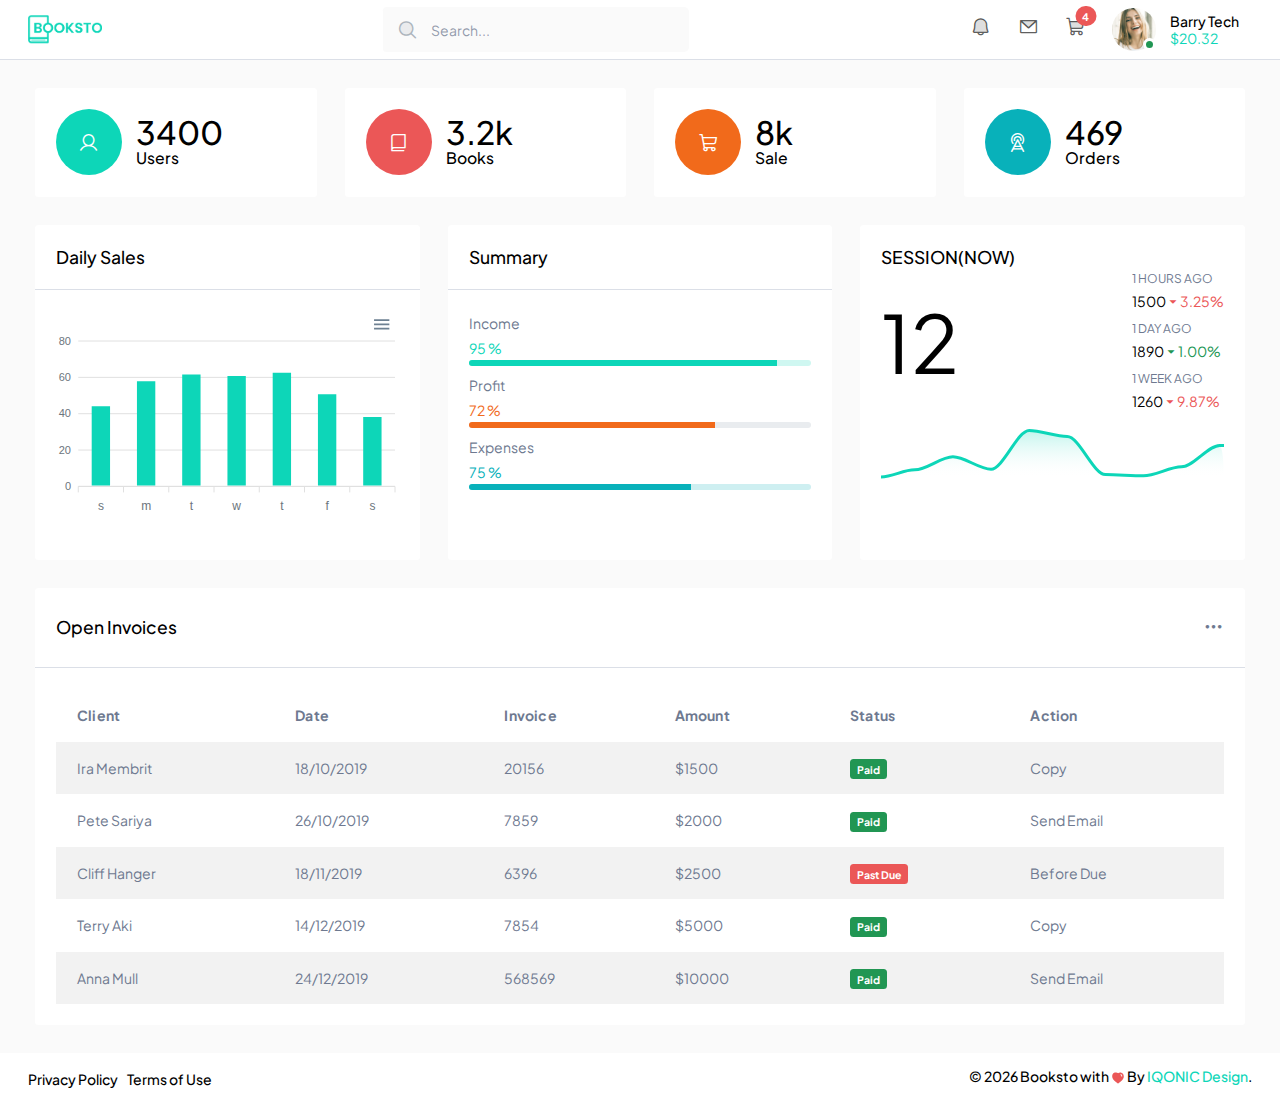
<file: Admin Panel/index.html>
<!DOCTYPE html><html lang="en" class="theme-fs-sm" data-bs-theme-color="default" dir="ltr"><head>    
    <meta charset="utf-8">
    <meta name="viewport" content="width=device-width, initial-scale=1, shrink-to-fit=no">
    <title data-setting="app_name" data-rightjoin=" Book store management system">Booksto Book store management
        system</title>
    <meta name="description" content="Booksto is a revolutionary Bootstrap Admin Dashboard Template and UI Components Library. The Admin Dashboard Template and UI Component features 8 modules.">
    <meta name="keywords" content="premium, admin, dashboard, template, bootstrap 5, clean ui, Booksto, admin dashboard,responsive dashboard, optimized dashboard,">
    <meta name="author" content="Iqonic Design">
    <meta name="DC.title" content="Booksto Book store management system">

    <script>
        (function () {
            const savedTheme = sessionStorage.getItem('booksto');

            if (savedTheme) {
                const settings = JSON.parse(savedTheme);
                const themeScheme = settings.setting.theme_scheme.value;
                document.documentElement.setAttribute('data-bs-theme', themeScheme);
            }
        })();
    </script>

    
    <!-- Google Font Api KEY-->
    <meta name="google_font_api" content="AIzaSyBG58yNdAjc20_8jAvLNSVi9E4Xhwjau_k">
    <!-- Favicon -->
    <link rel="shortcut icon" href="images/logo-mini.png">
    
    <!-- Library / Plugin Css Build -->
    <link rel="stylesheet" href="css/libs.min.css">
    
    <!-- flaticon css -->
    <link rel="stylesheet" href="css/flaticon.css">
    
    <!-- font-awesome css -->
    <link rel="stylesheet" href="css/font-awesome.min.css">
    
    
    
    <!-- SwiperSlider css -->
    <link rel="stylesheet" href="css/swiper.min.css">
    
    
    
    
    
    <!-- Flatpickr css -->
    <link rel="stylesheet" href="css/flatpickr.min.css">
    
    
    
    <!-- booksto Design System Css -->
    <link rel="stylesheet" href="css/booksto.min.css">
    
    <!-- Custom Css -->
    <link rel="stylesheet" href="css/custom.min.css">
    
    <!-- RTL Css -->
    <link rel="stylesheet" href="css/rtl.min.css">
    
    <!-- Customizer Css -->
    <link rel="stylesheet" href="css/customizer.min.css">
    
    <!-- Google Font -->
    <link rel="preconnect" href="https://fonts.googleapis.com">
    <link rel="preconnect" href="https://fonts.gstatic.com" crossorigin="">
    
    
    <link href="https://fonts.googleapis.com/css2?family=Plus+Jakarta+Sans:wght@200;300;400;500;600;700;800&display=swap" rel="stylesheet">
    
    
    <link rel="stylesheet" href="css/remixicon.css">
    
    <link rel="stylesheet" href="css/webfont.css">
    
    <link rel="stylesheet" href="css/ionicons.min.css">
    
    <link rel="stylesheet" href="css/line-awesome.min.css">
    
    <!-- Phosphor icons  -->
    <link rel="stylesheet" href="css/style.css">
    <link rel="stylesheet" href="css/style_2.css">
    <link rel="stylesheet" href="css/style_1.css">
    
</head>

<body class="  ">
   
   
            <div class="sidebar-toggle" data-toggle="sidebar" data-active="true">
                <i class="icon">
                    <svg class="icon-20 icon-arrow" width="20" viewBox="0 0 24 24" fill="none" xmlns="http://www.w3.org/2000/svg">
                        <path d="M15.5 19L8.5 12L15.5 5" stroke="currentColor" stroke-width="1.5" stroke-linecap="round" stroke-linejoin="round"></path>
                    </svg>
                </i>
            </div>
        </div>
       
    
    </aside>    <main class="main-content">
        <div class="position-sticky top-0 z-3">
            <!--Nav Start-->
            <nav class="nav navbar navbar-expand-xl navbar-light iq-navbar border-bottom">
               <div class="container-fluid navbar-inner justify-content-between">
                  <a href="../index.html" class="navbar-brand">
                     <!--Logo start-->
                     <div class="logo-main ">
                     
                         <img class="logo-normal  " src="images/logo.png" height="30" alt="logo">
                         <img class="logo-color  " src="images/logo-white.png" height="30" alt="logo">
                         <img class="logo-mini " src="images/logo-mini.png" alt="logo">
                         <img class="logo-mini-white " src="images/logo-mini-white.png" alt="logo">
                     
                     </div>
                     <!--logo End-->
                  </a>
                  <div class="sidebar-toggle" data-toggle="sidebar" data-active="true">
                     <i class="icon d-flex">
                        <svg class="icon-20" width="20" viewBox="0 0 24 24">
                           <path fill="currentColor" d="M4,11V13H16L10.5,18.5L11.92,19.92L19.84,12L11.92,4.08L10.5,5.5L16,11H4Z"></path>
                        </svg>
                     </i>
                  </div>
            
                  <div class="d-flex align-items-center d-block d-lg-none">
                     <button id="navbar-toggle" class="navbar-toggler px-0" type="button" data-bs-toggle="collapse" data-bs-target="#navbarSupportedContent" aria-controls="navbarSupportedContent" aria-expanded="false" aria-label="Toggle navigation">
                        <span class="navbar-toggler-btn">
                           <span class="navbar-toggler-icon"></span>
                        </span>
                     </button>
                  </div>
                  <div class="w-25 d-none d-xl-block">
                     <div class="form-group input-group mb-0 search-input w-100">
                        <span class="input-group-text ps-3 pe-0 border-0">
                           <i class="ph-duotone ph-magnifying-glass"></i>
                        </span>
                        <input type="text" class="form-control border-0" placeholder="Search...">
            
                     </div>
                  </div>
                  <div class="collapse flex-grow-0 navbar-collapse" id="navbarSupportedContent">
                     <ul class="mb-2 navbar-nav align-items-center navbar-list mb-lg-0">
            
                        <li class="nav-item dropdown iq-responsive-menu d-block d-xl-none">
                           <div class="btn btn-sm px-0 border-0" id="navbarDropdown-search-11" role="button" data-bs-toggle="dropdown" aria-expanded="false">
                              <span class="input-group-text ps-3 pe-0 border-0 bg-transparent">
                                 <svg class="icon-20" width="20" height="20" viewBox="0 0 24 24" fill="none" xmlns="http://www.w3.org/2000/svg">
                                    <circle cx="11.7669" cy="11.7666" r="8.98856" stroke="currentColor" stroke-width="1.5" stroke-linecap="round" stroke-linejoin="round"></circle>
                                    <path d="M18.0186 18.4851L21.5426 22" stroke="currentColor" stroke-width="1.5" stroke-linecap="round" stroke-linejoin="round"></path>
                                 </svg>
                              </span>
                           </div>
                           <ul class="dropdown-menu  dropdown-menu-end" aria-labelledby="navbarDropdown-search-11" style="width: 25rem;">
                              <li class="px-3 py-0">
                                 <div class="form-group input-group mb-0 search-input w-100 shadow">
                                
            
                                 </div>
                              </li>
                           </ul>
                        </li>
                        <li class="nav-item dropdown">
                           <a href="#" class="nav-link " id="notification-drop" data-bs-toggle="dropdown">
                              <div class="nav-list-icon">
                                 <div class="btn-inner">
                                    <i class="ph-duotone ph-bell mt-0.4"></i>
                                 </div>
                              </div>
                           </a>
                           <div class="p-0 sub-drop dropdown-menu dropdown-menu-end" aria-labelledby="notification-drop">
                              <div class="m-0  card">
                                 <div class="py-3 card-header rounded-top-3  bg-primary mb-0">
                                    <div class="header-title">
                                       <h5 class="mb-0 text-white">All Notifications <small class="badge text-bg-light  float-end pt-1">4</small></h5>
                                    </div>
                                 </div>
                                 <div class="p-0 card-body">
                                    <a href="#" class="iq-sub-card">
                                       <div class="d-flex align-items-center">
                                          <img class=" avatar-40 rounded" src="images/01_1.jpg" alt="" loading="lazy">
                                          <div class="ms-3 flex-grow-1 text-start">
                                             <h6 class="mb-0 ">Emma Watson Bni</h6>
                                             <div class="d-flex justify-content-between">
            
                                                <p class="mb-0">95 MB</p>
                                                <small class="float-end font-size-12">Just Now</small>
                                             </div>
                                          </div>
                                       </div>
                                    </a>
                                    <a href="#" class="iq-sub-card">
                                       <div class="d-flex align-items-center">
                                          <img class=" avatar-40 rounded" src="images/02_1.jpg" alt="" loading="lazy">
                                          <div class="ms-3 flex-grow-1 text-start">
                                             <h6 class="mb-0 ">New customer is join</h6>
                                             <div class="d-flex justify-content-between align-item-center">
                                                <p class="mb-0">Cyst Bni</p>
                                                <small class="float-end font-size-12">5 days ago</small>
                                             </div>
                                          </div>
                                       </div>
                                    </a>
                                    <a href="#" class="iq-sub-card">
                                       <div class="d-flex align-items-center">
                                          <img class=" avatar-40 rounded" src="images/03_1.jpg" alt="" loading="lazy">
                                          <div class="ms-3 flex-grow-1 text-start">
                                             <h6 class="mb-0 ">Two customer is left</h6>
                                             <div class="d-flex justify-content-between align-item-center">
                                                <p class="mb-0">Cyst Bni</p>
                                                <small class="float-end font-size-12">2 days ago</small>
                                             </div>
                                          </div>
                                       </div>
                                    </a>
                                    <a href="#" class="iq-sub-card">
                                       <div class="d-flex align-items-center">
                                          <img class=" avatar-40 rounded" src="images/04_1.jpg" alt="" loading="lazy">
                                          <div class="ms-3 flex-grow-1 text-start">
                                             <h6 class="mb-0 ">New Mail from Fenny</h6>
                                             <div class="d-flex justify-content-between align-item-center">
                                                <p class="mb-0">Cyst Bni</p>
                                                <small class="float-end font-size-12">3 days ago</small>
                                             </div>
                                          </div>
                                       </div>
                                    </a>
                                 </div>
                              </div>
                           </div>
                        </li>
                        <li class="nav-item dropdown">
                           <a href="#" class="nav-link" id="notification-drop" data-bs-toggle="dropdown">
                              <div class="nav-list-icon">
                                 <div class="btn-inner">
                                    <i class="ph-duotone ph-envelope-simple"></i>
                                    <span class="bg-danger dots"></span>
                                 </div>
                              </div>
                           </a>
                           <div class="p-0 sub-drop dropdown-menu dropdown-menu-end" aria-labelledby="notification-drop">
                              <div class="m-0 card-shadow card">
                                 <div class="py-3 card-header rounded-top-3 bg-primary mb-0">
                                    <div class="header-title">
                                       <h5 class="mb-0 text-white">All Messages <small class="badge text-bg-light  float-end pt-1">5</small></h5>
                                    </div>
                                 </div>
                                 <div class="p-0 card-body">
                                    <a href="#" class="iq-sub-card">
                                       <div class="d-flex align-items-center">
                                          <img class="avatar-40 rounded" src="images/01_1.jpg" alt="" loading="lazy">
                                          <div class="ms-3 flex-grow-1 text-start">
                                             <h6 class="mb-0 ">Barry Emma Watson</h6>
                                             <p class="mb-0 font-size-12">13 june</p>
                                          </div>
            
                                       </div>
                                    </a>
                                    <a href="#" class="iq-sub-card">
                                       <div class="d-flex align-items-center">
                                          <img class=" avatar-40 rounded" src="images/02_1.jpg" alt="" loading="lazy">
                                          <div class="ms-3 flex-grow-1 text-start">
                                             <h6 class="mb-0 ">Lorem Ipsum Watson</h6>
                                             <p class="mb-0 font-size-12">20 Apr</p>
                                          </div>
            
                                       </div>
                                    </a>
                                    <a href="#" class="iq-sub-card">
                                       <div class="d-flex align-items-center">
                                          <img class="avatar-40 rounded" src="images/03_1.jpg" alt="" ri="" loading="lazy">
                                          <div class="ms-3 flex-grow-1 text-start">
                                             <h6 class="mb-0 ">Why do we use it?</h6>
                                             <p class="mb-0 font-size-12">30 Jun</p>
                                          </div>
            
                                       </div>
                                    </a>
                                    <a href="#" class="iq-sub-card">
                                       <div class="d-flex align-items-center">
                                          <img class=" avatar-40 rounded" src="images/04_1.jpg" alt="" loading="lazy">
                                          <div class="ms-3 flex-grow-1 text-start">
                                             <h6 class="mb-0 ">Variations Passages </h6>
                                             <p class="mb-0 font-size-12">12 Sep</p>
                                          </div>
            
                                       </div>
                                    </a>
                                    <a href="#" class="iq-sub-card">
                                       <div class="d-flex align-items-center">
                                          <img class=" avatar-40 rounded" src="images/04_1.jpg" alt="" loading="lazy">
                                          <div class="ms-3 flex-grow-1 text-start">
                                             <h6 class="mb-0 ">Lorem Ipsum generators</h6>
                                             <p class="mb-0 font-size-12">5 Dec</p>
                                          </div>
            
                                       </div>
                                    </a>
                                 </div>
                              </div>
                           </div>
                        </li>
                        <li class="nav-item dropdown">
                           <a href="#" class="nav-link" id="notification-cart" data-bs-toggle="dropdown">
                              <div class="btn-action position-relative nav-list-icon">
                                 <span class="btn-inner">
                                    <i class="ph-duotone ph-shopping-cart"></i>
                                 </span>
                                 <span class="position-absolute top-0  start-100 translate-middle badge rounded-pill bg-danger">4</span>
                              </div>
                           </a>
                           <div class="p-0 sub-drop dropdown-menu dropdown-menu-end toggle-cart-info" aria-labelledby="notification-cart">
                              <div class="m-0 card-shadow card">
                                 <div class="py-3 card-header rounded-top-3 bg-primary mb-0">
                                    <div class="header-title">
                                       <h5 class="mb-0 text-white">All Carts</h5>
                                    </div>
                                 </div>
                                 <div class="p-0 card-body ">
                                    <div class="iq-sub-card">
                                       <div class="d-flex align-items-center">
                                          <div>
                                             <img class="rounded" src="images/01.jpg" alt="" loading="lazy">
                                          </div>
                                          <div class="ms-3 flex-grow-1 text-start">
                                             <h6 class="mb-0 ">Night People book</h6>
                                             <p class="mb-0">$56.00</p>
                                          </div>
                                          <button type="button" class="btn btn-icon  text-danger btn-sm">
                                             <i class="ph ph-x"></i>
                                          </button>
                                       </div>
                                    </div>
                                    <div class="iq-sub-card">
                                       <div class="d-flex align-items-center">
                                          <div>
                                             <img class="rounded" src="images/02.jpg" alt="" loading="lazy">
                                          </div>
                                          <div class="ms-3 flex-grow-1 text-start">
                                             <h6 class="mb-0 ">The Sin Eater Book</h6>
                                             <p class="mb-0">$40</p>
                                          </div>
                                          <button type="button" class="btn btn-icon text-danger btn-sm">
                                             <span class="btn-inner">
                                                <i class="ph ph-x"></i>
                                             </span>
                                          </button>
                                       </div>
                                    </div>
                                    <div class="iq-sub-card">
                                       <div class="d-flex align-items-center">
                                          <div>
                                             <img class="rounded" src="images/03.jpg" alt="" loading="lazy">
                                          </div>
                                          <div class="ms-3 flex-grow-1 text-start">
                                             <h6 class="mb-0 ">the Orange Tree</h6>
                                             <p class="mb-0">$30</p>
                                          </div>
                                          <button type="button" class="btn btn-icon text-danger btn-sm">
                                             <span class="btn-inner">
                                                <i class="ph ph-x"></i>
                                             </span>
                                          </button>
                                       </div>
                                    </div>
                                    <div class="iq-sub-card">
                                       <div class="d-flex align-items-center">
                                          <div>
                                             <img class="rounded" src="images/04.jpg" alt="" loading="lazy">
                                          </div>
                                          <div class="ms-3 flex-grow-1 text-start">
                                             <h6 class="mb-0 ">Harsh Reality book</h6>
                                             <p class="mb-0">$25</p>
                                          </div>
                                          <button type="button" class="btn btn-icon text-danger btn-sm">
                                             <span class="btn-inner">
                                                <i class="ph ph-x"></i>
                                             </span>
                                          </button>
                                       </div>
                                    </div>
                                    <div class="d-flex gap-2 p-3">
                                       <a class="btn btn-primary" href="#" role="button">View Cart</a>
                                       <a class="btn btn-primary" href="#" role="button">Shop now</a>
                                    </div>
            
                                 </div>
            
                              </div>
                           </div>
                        </li>
                        <li class="nav-item dropdown" id="itemdropdown1">
                           <a class="py-0 nav-link d-flex gap-3 justity-content-between align-items-center" href="#" id="navbarDropdown" role="button" data-bs-toggle="dropdown" aria-expanded="false">
                              <div class="icon-50">
                                 <span class="btn-inner d-inline-block position-relative">
                                    <img src="images/1.jpg" class="img-fluid rounded-circle object-fit-cover avatar-50" alt="icon">
                                    <span class="bg-success p-1 rounded-circle position-absolute end-0 bottom-0 border border-3 border-white"></span>
                                 </span>
            
                              </div>
                              <div class="d-none d-lg-block">
                                 <h6 class="mb-0 line-height">Barry Tech</h6>
                                 <p class="mb-0 text-primary lh-sm">$20.32</p>
                              </div>
                           </a>
                           <div class="p-0 sub-drop dropdown-menu dropdown-menu-end" aria-labelledby="notification-cart">
                              <div class="m-0 card-shadow card">
                                 <div class="py-3 card-header rounded-top-3 bg-primary mb-0">
                                    <div class="header-title">
                                       <h5 class="mb-0 text-white">Hello Barry Tech</h5>
                                       <span class="text-white ">Available</span>
                                    </div>
                                 </div>
                                 <div class="p-0 card-body ">
                                    <a class="iq-sub-card" href="../user/user-profile.html">
                                       <div class="d-flex align-items-center">
                                          <div class="avatar-40 rounded-pill bg-primary-subtle text-primary  d-flex align-items-center justify-content-center ">
                                             <i class="ph ph-user-circle"></i>
                                          </div>
                                          <div class="ms-4 flex-grow-1 text-start">
                                             <h6 class="mb-0 ">My Profile</h6>
                                             <p class="mb-0 font-size-12">View personal profile details.</p>
                                          </div>
            
                                       </div>
                                    </a>
                                    <a class="iq-sub-card" href="../user/user-edit.html">
                                       <div class="d-flex align-items-center">
                                          <div class="avatar-40 rounded-pill bg-primary-subtle text-primary  d-flex align-items-center justify-content-center">
                                             <i class="ph ph-identification-card"></i>
                                          </div>
                                          <div class="ms-4 flex-grow-1 text-start">
                                             <h6 class="mb-0 ">Edit Profile</h6>
                                             <p class="mb-0 font-size-12">Modify your personal details.</p>
                                          </div>
            
                                       </div>
                                    </a>
                                    <a class="iq-sub-card" href="../user/user-account-setting.html">
                                       <div class="d-flex align-items-center">
                                          <div class="avatar-40 rounded-pill bg-primary-subtle text-primary  d-flex align-items-center justify-content-center ">
                                             <i class="ph ph-user-square"></i>
                                          </div>
                                          <div class="ms-4 flex-grow-1 text-start">
                                             <h6 class="mb-0 ">Account Settings</h6>
                                             <p class="mb-0 font-size-12">Manage your account parameters.</p>
                                          </div>
            
                                       </div>
                                    </a>
                                    <a class="iq-sub-card" href="../user/user-privacy-setting.html">
                                       <div class="d-flex align-items-center">
                                          <div class="avatar-40 rounded-pill bg-primary-subtle text-primary  d-flex align-items-center justify-content-center">
                                             <i class="ph ph-lock-key"></i>
                                          </div>
                                          <div class="ms-4 flex-grow-1 text-start">
                                             <h6 class="mb-0 ">Privacy Settings</h6>
                                             <p class="mb-0 font-size-12">Control your privacy parameters.</p>
                                          </div>
                                       </div>
                                    </a>
                                    <div class=" p-3 d-flex justify-content-center align-items-center">
                                       <a class="btn btn-primary d-flex align-items-center gap-1" href="../auth/sign-in.html" role="button">Sign out <i class="ph ph-sign-out"></i></a>
                                    </div>
                                 </div>
                              </div>
                           </div>
                        </li>
                     </ul>
                  </div>
               </div>
            </nav>            <!--Nav End-->
        </div>
        <div class="content-inner container-fluid pb-0" id="page_layout">

<div id="content-page" class="content-page">
    <div class="container-fluid">
        <div class="row">
            <div class="col-md-6 col-lg-3 iq-counter">
                <div class="card card-block card-stretch card-height">
                    <div class="card-body">
                        <div class="d-flex align-items-center">
                            <div class="rounded-circle p-1 bg-primary d-flex align-items-center justify-content-center" style="width:66px; height:66px; font-size: 22px;"><i class="ph ph-user text-white"></i>
                            </div>
                            <div class="text-left ms-3 mt-3">
                                <h2><span class="counter">5000</span></h2>
                                <h5>Users</h5>
                            </div>
                        </div>
                    </div>
                </div>
            </div>
            <div class="col-md-6 col-lg-3 iq-counter">
                <div class="card card-block card-stretch card-height">
                    <div class="card-body">
                        <div class="d-flex align-items-center">
                            <div class="rounded-circle p-1 bg-danger d-flex align-items-center justify-content-center" style="width:66px; height:66px; font-size: 22px;"><i class="ph ph-book text-white"></i>
                            </div>
                            <div class="text-left ms-3 mt-3">
                                <h2><span class="counter">4.8</span>k</h2>
                                <h5>Books</h5>
                            </div>
                        </div>
                    </div>
                </div>
            </div>
            <div class="col-md-6 col-lg-3 iq-counter">
                <div class="card card-block card-stretch card-height">
                    <div class="card-body">
                        <div class="d-flex align-items-center">
                            <div class="rounded-circle p-1 bg-warning d-flex align-items-center justify-content-center" style="width:66px; height:66px; font-size: 22px;"><i class="ph ph-shopping-cart text-white"></i>
                            </div>
                            <div class="text-left ms-3 mt-3">
                                <h2><span class="counter">1.2</span>k</h2>
                                <h5>Sale</h5>
                            </div>
                        </div>
                    </div>
                </div>
            </div>
            <div class="col-md-6 col-lg-3 iq-counter">
                <div class="card card-block card-stretch card-height">
                    <div class="card-body">
                        <div class="d-flex align-items-center">
                            <div class="rounded-circle p-1 bg-info d-flex align-items-center justify-content-center" style="width:66px; height:66px; font-size: 22px;"><i class="ph ph-cell-tower text-white"></i></div>
                            <div class="text-left ms-3 mt-3">
                                <h2><span class="counter">690</span></h2>
                                <h5>Orders</h5>
                            </div>
                        </div>
                    </div>
                </div>
            </div>
            <div class="col-md-4">
                <div class="card card-block card-stretch card-height">
                    <div class="card-header d-flex justify-content-between align-items-center mb-0">
                        <div class="header-title">
                            <h4 class="card-title mb-0">Daily Sales</h4>
                        </div>
                    </div>
                    <div class="card-body">
                        <div id="iq-sale-chart"></div>
                    </div>
                </div>
            </div>
            <div class="col-md-4">
                <div class="card card-block card-stretch card-height">
                    <div class="card-header d-flex justify-content-between align-items-center mb-0">
                        <div class="header-title">
                            <h4 class="card-title mb-0">Summary</h4>
                        </div>
                    </div>
                    <div class="card-body">
                        <ul class="list-inline p-0 mb-0">
                            <li>
                                <div class="details mb-2">
                                    <span class="title">Income</span>
                                    <div class="percentage float-right text-primary">95 <span>%</span></div>
                                    <div class="progress bg-primary-subtle shadow-none w-100" style="height: 6px">
                                        <div class="progress-bar bg-primary" data-toggle="progress-bar" role="progressbar" aria-valuemin="0" aria-valuenow="90"></div>
                                    </div>
                                </div>
                            </li>
                            <li>
                                <div class="details mb-2">
                                    <span class="title">Profit</span>
                                    <div class="percentage float-right text-warning">72 <span>%</span></div>
                                    <div class="progress bg-warnig-subtle shadow-none w-100" style="height: 6px">
                                        <div class="progress-bar bg-warning" data-toggle="progress-bar" role="progressbar" aria-valuenow="72" aria-valuemin="0" aria-valuemax="100">
                                        </div>
                                    </div>
                                </div>
                            </li>
                            <li>
                                <div class="details mb-2">
                                    <span class="title">Expenses</span>
                                    <div class="percentage float-right text-info">75 <span>%</span></div>
                                    <div class="progress bg-info-subtle shadow-none w-100" style="height: 6px">
                                        <div class="progress-bar bg-info" data-toggle="progress-bar" role="progressbar" aria-valuenow="65" aria-valuemin="0" aria-valuemax="100"></div>
                                    </div>
                                </div>
                            </li>
                        </ul>
                    </div>
                </div>
            </div>
            <div class="col-md-4">
                <div class="card card-block card-stretch card-height">
                    <div class="card-body">
                        <h4 class="text-uppercase text-black mb-0">Session(Now)</h4>
                        <div class="d-flex justify-content-between align-items-center">
                            <div class="font-size-80 text-black" style="font-size:80px;">12</div>
                            <div class="text-left">
                                <p class="m-0 text-uppercase font-size-12">1 Hours Ago</p>
                                <div class="mb-1 text-black">1500<span class="text-danger"><i class="ri-arrow-down-s-fill"></i>3.25%</span></div>
                                <p class="m-0 text-uppercase font-size-12">1 Day Ago</p>
                                <div class="mb-1 text-black">1890<span class="text-success"><i class="ri-arrow-down-s-fill"></i>1.00%</span></div>
                                <p class="m-0 text-uppercase font-size-12">1 Week Ago</p>
                                <div class="text-black">1260<span class="text-danger"><i class="ri-arrow-down-s-fill"></i>9.87%</span></div>
                            </div>
                        </div>
                        <div id="wave-chart-7"></div>
                    </div>
                </div>
            </div>
            <div class="col-sm-12">
                <div class="card card-block card-stretch card-height">
                    <div class="card-header d-flex justify-content-between align-items-center mb-0">
                        <div class="header-title">
                            <h4 class="card-title">Open Invoices</h4>
                        </div>
                        <div class="card-header-toolbar d-flex align-items-center">
                            <div class="card-header-toolbar d-flex align-items-center">
                                <div class="dropdown">
                                    <span id="post-dropdown-02" data-bs-toggle="dropdown" aria-expanded="false" role="button" class="">
                                        <i class="ri ri-more-fill"></i>
                                    </span>
                                    <div class="dropdown-menu dropdown-menu-end" aria-labelledby="post-dropdown-02" style="">
                                        <a class="dropdown-item d-flex align-items-center gap-2" href="#"><i class="ph ph-eye mr-2"></i> View</a>
                                        <a class="dropdown-item d-flex align-items-center gap-2" href="#"><i class="ph ph-trash mr-2"></i>
                                            Delete</a>
                                        <a class="dropdown-item d-flex align-items-center gap-2" href="#"><i class="ph ph-pencil-simple mr-2"></i> Edit</a>
                                        <a class="dropdown-item d-flex align-items-center gap-2" href="#"><i class="ph ph-printer mr-2"></i> Print</a>
                                        <a class="dropdown-item d-flex align-items-center gap-2" href="#"><i class="ph ph-file-arrow-down mr-2"></i>
                                            Download</a>
                                    </div>
                                </div>
                            </div>
                        </div>
                    </div>
                    <div class="card-body">
                        <div class="table-responsive">
                            <table class="table mb-0 table-borderless table-striped">
                                <thead>
                                    <tr>
                                        <th scope="col">Client</th>
                                        <th scope="col">Date</th>
                                        <th scope="col">Invoice</th>
                                        <th scope="col">Amount</th>
                                        <th scope="col">Status</th>
                                        <th scope="col">Action</th>

                                    </tr>
                                </thead>
                                <tbody>
                                    <tr>
                                        <td>Ira Membrit</td>
                                        <td>18/10/2019</td>
                                        <td>20156</td>
                                        <td>$1500</td>
                                        <td>
                                            <div class="badge badge-pill bg-success">Paid</div>
                                        </td>
                                        <td>Copy</td>
                                    </tr>
                                    <tr>
                                        <td>Pete Sariya</td>
                                        <td>26/10/2019</td>
                                        <td>7859</td>
                                        <td>$2000</td>
                                        <td>
                                            <div class="badge badge-pill bg-success">Paid</div>
                                        </td>
                                        <td>Send Email</td>
                                    </tr>
                                    <tr>
                                        <td>Cliff Hanger</td>
                                        <td>18/11/2019</td>
                                        <td>6396</td>
                                        <td>$2500</td>
                                        <td>
                                            <div class="badge badge-pill bg-danger">Past Due</div>
                                        </td>
                                        <td>Before Due</td>
                                    </tr>
                                    <tr>
                                        <td>Terry Aki</td>
                                        <td>14/12/2019</td>
                                        <td>7854</td>
                                        <td>$5000</td>
                                        <td>
                                            <div class="badge badge-pill bg-success">Paid</div>
                                        </td>
                                        <td>Copy</td>
                                    </tr>
                                    <tr>
                                        <td>Anna Mull</td>
                                        <td>24/12/2019</td>
                                        <td>568569</td>
                                        <td>$10000</td>
                                        <td>
                                            <div class="badge badge-pill bg-success">Paid</div>
                                        </td>
                                        <td>Send Email</td>
                                    </tr>
                                </tbody>
                            </table>
                        </div>
                    </div>
                </div>
            </div>
        </div>
    </div>
</div>


        </div>
        <!-- Footer Section Start -->
        <footer class="footer">
          <div class="footer-body">
            <ul class="left-panel list-inline mb-0 p-0">
              <li class="list-inline-item fw-500"><a class="footer-link" href="../extra-pages/privacy-policy.html">Privacy
                  Policy</a></li>
              <li class="list-inline-item fw-500"><a class="footer-link" href="../extra-pages/terms-of-service.html">Terms
                  of Use</a></li>
            </ul>
            <h6 class="right-panel mb-0">
              ©
              <script>document.write(new Date().getFullYear())</script>
              <span data-setting="app_name">Booksto</span>
              with
              <span class="text-danger">
                <svg class="icon-16" width="15" viewBox="0 0 24 24" fill="none" xmlns="http://www.w3.org/2000/svg">
                  <path fill-rule="evenodd" clip-rule="evenodd" d="M15.85 2.50065C16.481 2.50065 17.111 2.58965 17.71 2.79065C21.401 3.99065 22.731 8.04065 21.62 11.5806C20.99 13.3896 19.96 15.0406 18.611 16.3896C16.68 18.2596 14.561 19.9196 12.28 21.3496L12.03 21.5006L11.77 21.3396C9.48102 19.9196 7.35002 18.2596 5.40102 16.3796C4.06102 15.0306 3.03002 13.3896 2.39002 11.5806C1.26002 8.04065 2.59002 3.99065 6.32102 2.76965C6.61102 2.66965 6.91002 2.59965 7.21002 2.56065H7.33002C7.61102 2.51965 7.89002 2.50065 8.17002 2.50065H8.28002C8.91002 2.51965 9.52002 2.62965 10.111 2.83065H10.17C10.21 2.84965 10.24 2.87065 10.26 2.88965C10.481 2.96065 10.69 3.04065 10.89 3.15065L11.27 3.32065C11.3618 3.36962 11.4649 3.44445 11.554 3.50912C11.6104 3.55009 11.6612 3.58699 11.7 3.61065C11.7163 3.62028 11.7329 3.62996 11.7496 3.63972C11.8354 3.68977 11.9247 3.74191 12 3.79965C13.111 2.95065 14.46 2.49065 15.85 2.50065ZM18.51 9.70065C18.92 9.68965 19.27 9.36065 19.3 8.93965V8.82065C19.33 7.41965 18.481 6.15065 17.19 5.66065C16.78 5.51965 16.33 5.74065 16.18 6.16065C16.04 6.58065 16.26 7.04065 16.68 7.18965C17.321 7.42965 17.75 8.06065 17.75 8.75965V8.79065C17.731 9.01965 17.8 9.24065 17.94 9.41065C18.08 9.58065 18.29 9.67965 18.51 9.70065Z" fill="currentColor"></path>
                </svg>
              </span>
              By
              <a href="https://iqonic.design/" target="_blank">IQONIC Design</a>.
            </h6>
          </div>
        </footer>
        <!-- Footer Section End -->    
        </main>
    
    <!-- Wrapper End-->


    <!-- Library Bundle Script -->
    <script src="js/libs.min.js"></script>
    <!-- Plugin Scripts -->
    <!-- Flatpickr Script -->
    <script src="js/flatpickr.min.js"></script>
    
    
    
    <!-- Slider-tab Script -->
    <script src="js/slider-tabs.js"></script>
    
    
    
    
    <!-- Select2 Script -->
    <script src="js/select2.js" defer=""></script>
    
    
    
    <!-- SwiperSlider Script -->
    <script src="js/swiper.min.js"></script>
    
    
    <!-- Lodash Utility -->
    <script src="js/lodash.min.js"></script>
    <!-- Utilities Functions -->
    <script src="js/utility.min.js"></script>
    <!-- Settings Script -->
    <script src="js/setting.min.js"></script>
    <!-- Settings Init Script -->
    <script src="js/setting-init.js"></script>
    <!-- External Library Bundle Script -->
    <script src="js/external.min.js"></script>
    <!-- Dashboard Script -->
    <script src="js/dashboard.js" defer=""></script>
    
    
    <!-- All Plugins Script -->
    
    
    
    
    <!-- Flatpickr Script -->
    <script src="js/flatpickr.min.js"></script>
    <script src="js/flatpickr.js" defer=""></script>
    
    
    <!-- Select2 Script -->
    <script src="js/select2.js" defer=""></script>
    
    
    
    <!-- All charts Script -->
    
    
    
    
    
    <script src="js/vertical_slider.js" defer=""></script>
    
    
    <!-- Hopeui Script -->
    <script src="js/booksto.js" defer=""></script>
    <script src="js/booksto-advance.js" defer=""></script>
    
    <script src="js/sidebar.js" defer=""></script>
    
    
    <script src="js/select2.js" defer=""></script>
    <script src="js/enchanter.js" defer=""></script>
    
    
    <!--morris chart -->
    <script src="js/raphael.min.js"></script>
    <script src="js/morris.min.js"></script>
    
    
    
    <!--highcharts chart -->
    <script src="js/highcharts.js"></script>
    <script src="js/highcharts-more.js"></script>
    <script src="js/exporting.js"></script>
    
    
    
    <!--Am chart -->
    <script src="js/core.js"></script>
    <script src="js/charts.js"></script>
    <script src="js/animated.js"></script>
    
    <!--Widget Chart -->
    
    
    <!--Custom js -->





</body></html>
</file>
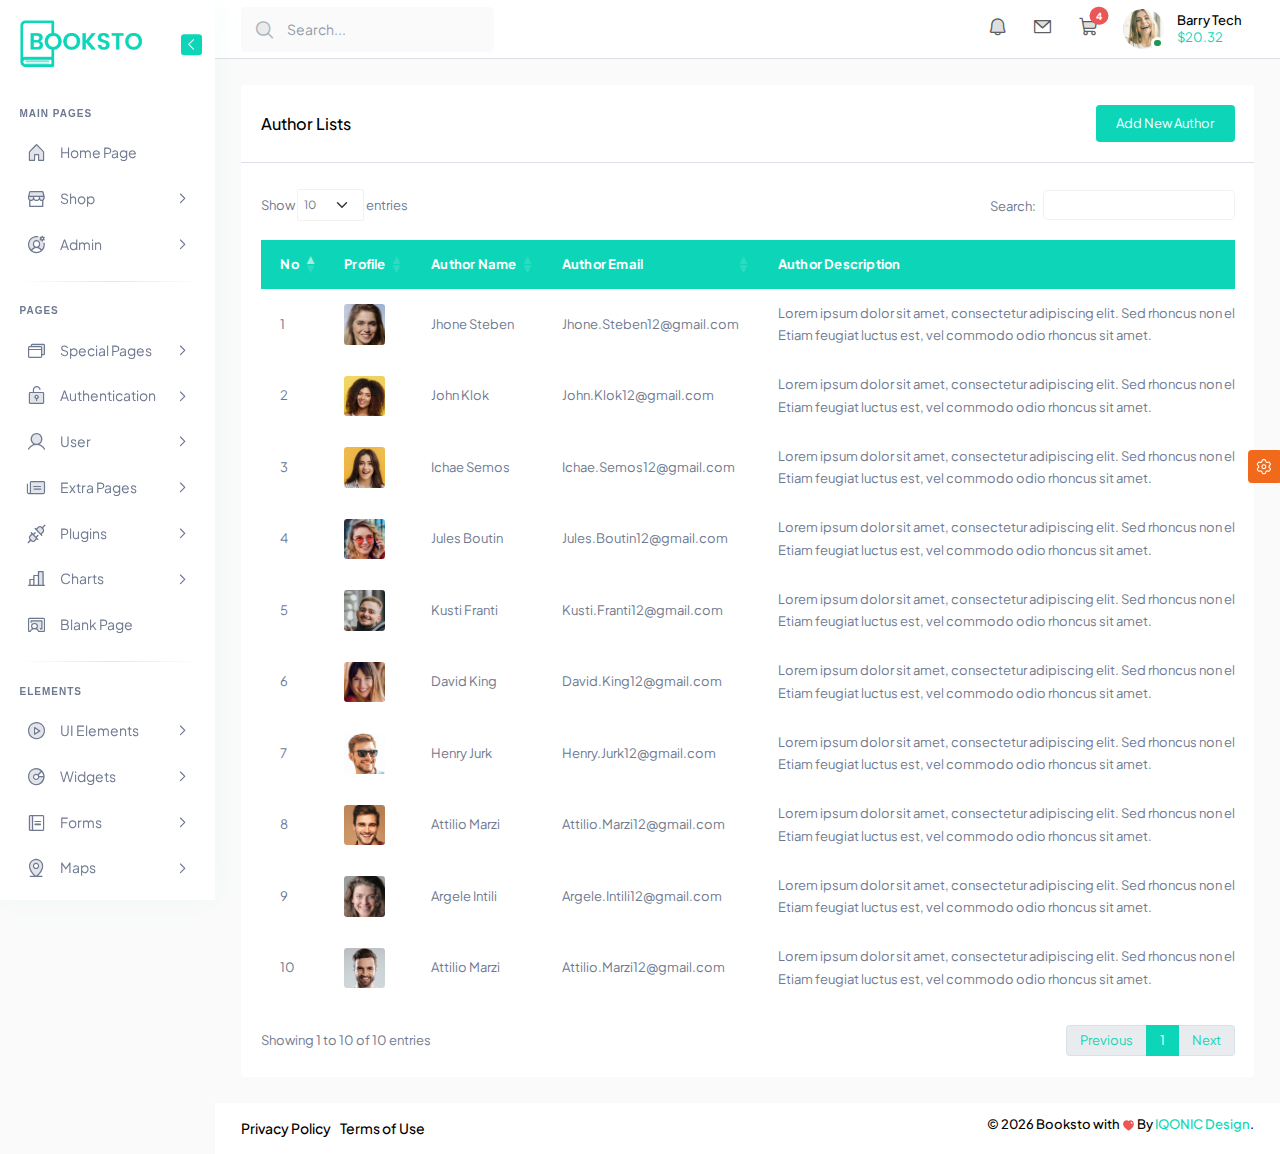
<file: Author Lists/index.html>
<!DOCTYPE html><html lang="en" class="theme-fs-sm" data-bs-theme-color="default" dir="ltr"><head>
    <meta charset="utf-8">
    <meta name="viewport" content="width=device-width, initial-scale=1, shrink-to-fit=no">
    <title data-setting="app_name" data-rightjoin=" Book store management system">Booksto Book store management
        system</title>
    <meta name="description" content="Booksto is a revolutionary Bootstrap Admin Dashboard Template and UI Components Library. The Admin Dashboard Template and UI Component features 8 modules.">
    <meta name="keywords" content="premium, admin, dashboard, template, bootstrap 5, clean ui, Booksto, admin dashboard,responsive dashboard, optimized dashboard,">
    <meta name="author" content="Iqonic Design">
    <meta name="DC.title" content="Booksto Book store management system">

    <script>
        (function () {
            const savedTheme = sessionStorage.getItem('booksto');

            if (savedTheme) {
                const settings = JSON.parse(savedTheme);
                const themeScheme = settings.setting.theme_scheme.value;
                document.documentElement.setAttribute('data-bs-theme', themeScheme);
            }
        })();
    </script>

    <meta name="setting_options" content="{" savelocal":"sessionstorage","storekey":"booksto","setting":{"app_name":{"value":"booksto"},"theme_scheme_direction":{"value":"ltr"},"theme_scheme":{"value":"light"},"theme_color":{"colors":{},"value":"default"},"theme_font_size":{"value":"theme-fs-md"},"page_layout":{"value":"container-fluid"},"sidebar_color":{"value":"sidebar-white"},"sidebar_type":{"value":[]},"sidebar_menu_style":{"value":"text-hover"},"theme_style_appearance":{"value":{"0":"theme-default"}},"theme_transition":{"value":"theme-with-animation"},"header_navbar":{"value":"default"},"header_banner":{"value":"default"},"card_color":{"value":"card-default"},"footer":{"value":"default"},"body_font_family":{"value":null},"heading_font_family":{"value":null}}}"="">
    <!-- Google Font Api KEY-->
    <meta name="google_font_api" content="AIzaSyBG58yNdAjc20_8jAvLNSVi9E4Xhwjau_k">
    <!-- Favicon -->
    <link rel="shortcut icon" href="images/logo-mini.png">
    
    <!-- Library / Plugin Css Build -->
    <link rel="stylesheet" href="css/libs.min.css">
    
    <!-- flaticon css -->
    <link rel="stylesheet" href="css/flaticon.css">
    
    <!-- font-awesome css -->
    <link rel="stylesheet" href="css/font-awesome.min.css">
    
    
    
    
    
    
    
    
    
    <!-- Sweetlaert2 css -->
    <link rel="stylesheet" href="css/sweetalert2.min.css">
    
    
    <!-- booksto Design System Css -->
    <link rel="stylesheet" href="css/booksto.min.css">
    
    <!-- Custom Css -->
    <link rel="stylesheet" href="css/custom.min.css">
    
    <!-- RTL Css -->
    <link rel="stylesheet" href="css/rtl.min.css">
    
    <!-- Customizer Css -->
    <link rel="stylesheet" href="css/customizer.min.css">
    
    <!-- Google Font -->
    <link rel="preconnect" href="https://fonts.googleapis.com">
    <link rel="preconnect" href="https://fonts.gstatic.com" crossorigin="">
    
    
    <link href="https://fonts.googleapis.com/css2?family=Plus+Jakarta+Sans:wght@200;300;400;500;600;700;800&display=swap" rel="stylesheet">
    
    
    <link rel="stylesheet" href="css/remixicon.css">
    
    <link rel="stylesheet" href="css/webfont.css">
    
    <link rel="stylesheet" href="css/ionicons.min.css">
    
    <link rel="stylesheet" href="css/line-awesome.min.css">
    
    <!-- Phosphor icons  -->
    <link rel="stylesheet" href="css/style.css">
    <link rel="stylesheet" href="css/style_2.css">
    <link rel="stylesheet" href="css/style_1.css">
    
</head>

<body class="  ">
    <!-- loader Start -->
    <div id="loading">
        <div class="loader simple-loader">
            <div class="loader-body">
                <img src="images/loader.gif" alt="loader" class="light-loader img-fluid " width="200">
            </div>
        </div>    </div>
    <!-- loader END -->
    <aside class="sidebar sidebar-base " id="first-tour" data-toggle="main-sidebar" data-sidebar="responsive">
        <div class="sidebar-header d-flex align-items-center justify-content-start position-relative">
            <a href="../index.html" class="navbar-brand">
                <!--Logo start-->
                <div class="logo-main ">
                
                    <img class="logo-normal img-fluid " src="images/logo.png" height="30" alt="logo">
                    <img class="logo-color img-fluid " src="images/logo-white.png" height="30" alt="logo">
                    <img class="logo-mini img-fluid" src="images/logo-mini.png" alt="logo">
                    <img class="logo-mini-white img-fluid" src="images/logo-mini-white.png" alt="logo">
                
                </div>
                <!--logo End-->        </a>
            <div class="sidebar-toggle" data-toggle="sidebar" data-active="true">
                <i class="icon">
                    <svg class="icon-20 icon-arrow" width="20" viewBox="0 0 24 24" fill="none" xmlns="http://www.w3.org/2000/svg">
                        <path d="M15.5 19L8.5 12L15.5 5" stroke="currentColor" stroke-width="1.5" stroke-linecap="round" stroke-linejoin="round"></path>
                    </svg>
                </i>
            </div>
        </div>
        <div class="sidebar-body pt-0 pb-3 data-scrollbar">
            <div class="sidebar-list">
                <!-- Sidebar Menu Start -->
                <ul class="navbar-nav iq-main-menu" id="sidebar-menu">
                
                    <li class="nav-item static-item">
                        <a class="nav-link static-item disabled" href="#">
                            <span class="default-icon">Main Pages</span>
                            <i class="sidenav-mini-icon">-</i>
                        </a>
                    </li>
                    <li class="nav-item">
                        <a class="nav-link " aria-current="page" href="../index.html">
                            <i class="icon" data-bs-toggle="tooltip" title="Home Page" data-bs-placement="right">
                                <i class="ph-duotone ph-house"></i>
                            </i>
                            <i class="sidenav-mini-icon" data-bs-toggle="tooltip" title="Home Page" data-bs-placement="right">HP</i>
                            <span class="item-name">Home Page</span>
                        </a>
                    </li>
                    <li class="nav-item iq-drop">
                        <a class="nav-link" data-bs-toggle="collapse" href="#store" role="button" aria-expanded="false">
                            <i class="icon" data-bs-toggle="tooltip" title="Store" data-bs-placement="right">
                                <i class="ph-duotone ph-storefront"></i>
                            </i>
                            <span class="item-name">Shop</span>
                            <i class="right-icon">
                                <svg xmlns="http://www.w3.org/2000/svg" width="18" class="icon-18" fill="none" viewBox="0 0 24 24" stroke="currentColor">
                                    <path stroke-linecap="round" stroke-linejoin="round" stroke-width="2" d="M9 5l7 7-7 7"></path>
                                </svg>
                            </i>
                        </a>
                        <ul class="sub-nav collapse" id="store" data-bs-parent="#sidebar-menu">
                            <li class="nav-item">
                                <a class="nav-link " aria-current="page" href="../shop/category-page.html">
                                    <i class="icon" data-bs-toggle="tooltip" title="Category Page" data-bs-placement="right">
                                        <i class="ph-duotone ph-squares-four"></i>
                                    </i>
                                    <i class="sidenav-mini-icon" data-bs-toggle="tooltip" title="Category Page" data-bs-placement="right">CP</i>
                                    <span class="item-name">Category Page</span>
                                </a>
                            </li>
                            <li class="nav-item">
                                <a class="nav-link " aria-current="page" href="../shop/book-page.html">
                                    <i class="icon" data-bs-toggle="tooltip" title="Book Page" data-bs-placement="right">
                                        <i class="ph-duotone ph-book"></i>
                                    </i>
                                    <i class="sidenav-mini-icon" data-bs-toggle="tooltip" title="Book Pages" data-bs-placement="right">BP</i>
                                    <span class="item-name">Book Page</span>
                                </a>
                            </li>
                            <li class="nav-item">
                                <a class="nav-link " aria-current="page" href="../shop/book-pdf.html">
                                    <i class="icon" data-bs-toggle="tooltip" title="Book PDF" data-bs-placement="right">
                                        <i class="ph-duotone ph-file-pdf"></i>
                                    </i>
                                    <i class="sidenav-mini-icon" data-bs-toggle="tooltip" title="Batient PDF" data-bs-placement="right">BP</i>
                                    <span class="item-name">Book PDF</span>
                                </a>
                            </li>
                            <li class="nav-item">
                                <a class="nav-link " aria-current="page" href="../shop/checkout.html">
                                    <i class="icon" data-bs-toggle="tooltip" title="Checkout" data-bs-placement="right">
                                        <i class="ph-duotone ph-shopping-bag"></i>
                                    </i>
                                    <i class="sidenav-mini-icon" data-bs-toggle="tooltip" title="Checkout" data-bs-placement="right">C</i>
                                    <span class="item-name">Checkout</span>
                                </a>
                            </li>
                            <li class="nav-item">
                                <a class="nav-link " aria-current="page" href="../shop/wishlist.html">
                                    <i class="icon" data-bs-toggle="tooltip" title="Wishlist" data-bs-placement="right">
                                        <i class="ph-duotone ph-heart-straight"></i>
                                    </i>
                                    <i class="sidenav-mini-icon" data-bs-toggle="tooltip" title="Wishlist" data-bs-placement="right">W</i>
                                    <span class="item-name">wishlist</span>
                                </a>
                            </li>
                        </ul>
                    </li>
                    <li class="nav-item iq-drop">
                        <a class="nav-link" data-bs-toggle="collapse" href="#Admin" role="button" aria-expanded="false">
                            <i class="icon" data-bs-toggle="tooltip" title="Admin" data-bs-placement="right">
                                <i class="ph-duotone ph-user-circle-gear"></i>
                            </i>
                            <span class="item-name">Admin</span>
                            <i class="right-icon">
                                <svg xmlns="http://www.w3.org/2000/svg" width="18" class="icon-18" fill="none" viewBox="0 0 24 24" stroke="currentColor">
                                    <path stroke-linecap="round" stroke-linejoin="round" stroke-width="2" d="M9 5l7 7-7 7"></path>
                                </svg>
                            </i>
                        </a>
                        <ul class="sub-nav collapse" id="Admin" data-bs-parent="#sidebar-menu">
                            <li class="nav-item">
                                <a class="nav-link " aria-current="page" href="../admin/dashboard.html">
                                    <i class="icon" data-bs-toggle="tooltip" title="Dashboard" data-bs-placement="right">
                                        <i class="ph-duotone ph-gauge"></i>
                                    </i>
                                    <i class="sidenav-mini-icon" data-bs-toggle="tooltip" title="Admin Dashboard" data-bs-placement="right">D</i>
                                    <span class="item-name">Dashboard</span>
                                </a>
                            </li>
                            <li class="nav-item">
                                <a class="nav-link " aria-current="page" href="../admin/category-list.html">
                                    <i class="icon" data-bs-toggle="tooltip" title="Category List" data-bs-placement="right">
                                        <i class="ph-duotone ph-list-plus"></i>
                                    </i>
                                    <i class="sidenav-mini-icon" data-bs-toggle="tooltip" title="Category List" data-bs-placement="right">CL</i>
                                    <span class="item-name">Category Lists</span>
                                </a>
                            </li>
                            <li class="nav-item">
                                <a class="nav-link active" aria-current="page" href="../admin/author.html">
                                    <i class="icon" data-bs-toggle="tooltip" title="Author" data-bs-placement="right">
                                        <i class="ph-duotone ph-identification-badge"></i>
                                    </i>
                                    <i class="sidenav-mini-icon" data-bs-toggle="tooltip" title="Author" data-bs-placement="right">A</i>
                                    <span class="item-name">Author</span>
                                </a>
                            </li>
                            <li class="nav-item">
                                <a class="nav-link " aria-current="page" href="../admin/books.html">
                                    <i class="icon" data-bs-toggle="tooltip" title="Books" data-bs-placement="right">
                                        <i class="ph-duotone ph-book-bookmark"></i>
                                    </i>
                                    <i class="sidenav-mini-icon" data-bs-toggle="tooltip" title="Books" data-bs-placement="right">B</i>
                                    <span class="item-name">Books</span>
                                </a>
                            </li>
                
                        </ul>
                    </li>
                    <li>
                        <hr class="hr-horizontal">
                    </li>
                    <li class="nav-item static-item">
                        <a class="nav-link static-item disabled" href="#">
                            <span class="default-icon">Pages</span>
                            <i class="sidenav-mini-icon">-</i>
                        </a>
                    </li>
                
                    <li class="nav-item iq-drop">
                        <a class="nav-link" data-bs-toggle="collapse" href="#spacialpages" role="button" aria-expanded="false">
                            <i class="icon" data-bs-toggle="tooltip" title="Special pages" data-bs-placement="right">
                                <i class="ph-duotone ph-browsers"></i>
                            </i>
                            <i class="sidenav-mini-icon" data-bs-toggle="tooltip" title="Special Pages" data-bs-placement="right">
                                <i class="ph-duotone ph-poker-chip"></i>
                            </i>
                            <span class="item-name">Special Pages</span>
                            <i class="right-icon">
                                <svg xmlns="http://www.w3.org/2000/svg" width="18" class="icon-18" fill="none" viewBox="0 0 24 24" stroke="currentColor">
                                    <path stroke-linecap="round" stroke-linejoin="round" stroke-width="2" d="M9 5l7 7-7 7"></path>
                                </svg>
                            </i>
                        </a>
                        <ul class="sub-nav collapse" id="spacialpages">
                            <li class="nav-item">
                                <a class="nav-link " aria-current="page" href="../spacial-pages/kanban.html">
                                    <i class="icon" data-bs-toggle="tooltip" title="Kanban" data-bs-placement="right">
                                        <i class="ph-duotone ph-record"></i>
                                    </i>
                                    <i class="sidenav-mini-icon" data-bs-toggle="tooltip" title="Kanban" data-bs-placement="right">K</i>
                                    <span class="item-name">Kanban</span>
                                </a>
                            </li>
                            <li class="nav-item">
                                <a class="nav-link " aria-current="page" href="../spacial-pages/calender.html">
                                    <i class="icon" data-bs-toggle="tooltip" title="Calendar" data-bs-placement="right">
                                        <i class="ph-duotone ph-calendar-blank"></i>
                                    </i>
                                    <i class="sidenav-mini-icon" data-bs-toggle="tooltip" title="Calendar" data-bs-placement="right">C</i>
                                    <span class="item-name">Calendar</span>
                                </a>
                            </li>
                            <li class="nav-item">
                                <a class="nav-link " aria-current="page" href="../spacial-pages/pricing.html">
                                    <i class="icon" data-bs-toggle="tooltip" title="Pricing" data-bs-placement="right">
                                        <i class="ph-duotone ph-tag"></i>
                                    </i>
                                    <i class="sidenav-mini-icon" data-bs-toggle="tooltip" title="Pricing" data-bs-placement="right">P</i>
                                    <span class="item-name">Pricing</span>
                                </a>
                            </li>
                            <li class="nav-item">
                                <a class="nav-link " aria-current="page" href="../spacial-pages/invoice.html">
                                    <i class="icon" data-bs-toggle="tooltip" title="Invoice" data-bs-placement="right">
                                        <i class="ph-duotone ph-chat-centered"></i>
                                    </i>
                                    <i class="sidenav-mini-icon" data-bs-toggle="tooltip" title="Invoice" data-bs-placement="right">I</i>
                                    <span class="item-name">Invoice</span>
                                </a>
                            </li>
                            <li class="nav-item">
                                <a class="nav-link " aria-current="page" href="../spacial-pages/timeline.html">
                                    <i class="icon" data-bs-toggle="tooltip" title="Timneline" data-bs-placement="right">
                                        <i class="ph-duotone ph-clock"></i>
                                    </i>
                                    <i class="sidenav-mini-icon" data-bs-toggle="tooltip" title="Timeline" data-bs-placement="right">T</i>
                                    <span class="item-name">Timeline</span>
                                </a>
                            </li>
                        </ul>
                    </li>
                
                    <li class="nav-item iq-drop">
                        <a class="nav-link" data-bs-toggle="collapse" href="#authentication" role="button" aria-expanded="false">
                            <i class="icon" data-bs-toggle="tooltip" title="Authentication" data-bs-placement="right">
                                <i class="ph-duotone ph-lock-key-open"></i>
                            </i>
                            <i class="sidenav-mini-icon" data-bs-toggle="tooltip" title="Authentication" data-bs-placement="right">
                                <i class="ph-duotone ph-lock-key-open"></i>
                            </i>
                            <span class="item-name">Authentication</span>
                            <i class="right-icon">
                                <svg xmlns="http://www.w3.org/2000/svg" width="18" class="icon-18" fill="none" viewBox="0 0 24 24" stroke="currentColor">
                                    <path stroke-linecap="round" stroke-linejoin="round" stroke-width="2" d="M9 5l7 7-7 7"></path>
                                </svg>
                            </i>
                        </a>
                        <ul class="sub-nav collapse" id="authentication" data-bs-parent="#pages">
                            <li class="nav-item">
                                <a class="nav-link " aria-current="page" href="../auth/sign-in.html">
                                    <i class="icon" data-bs-toggle="tooltip" title="Login" data-bs-placement="right">
                                        <i class="ph-duotone ph-key"></i>
                                    </i>
                                    <i class="sidenav-mini-icon" data-bs-toggle="tooltip" title="Login" data-bs-placement="right">L</i>
                                    <span class="item-name">Login</span>
                                </a>
                            </li>
                            <li class="nav-item">
                                <a class="nav-link " aria-current="page" href="../auth/sign-up.html">
                                    <i class="icon" data-bs-toggle="tooltip" title="Register" data-bs-placement="right">
                                        <i class="ph-duotone ph-key"></i>
                                    </i>
                                    <i class="sidenav-mini-icon" data-bs-toggle="tooltip" title="Register" data-bs-placement="right">R</i>
                                    <span class="item-name">Register</span>
                                </a>
                            </li>
                            <li class="nav-item">
                                <a class="nav-link " aria-current="page" href="../auth/recoverpw.html">
                                    <i class="icon" data-bs-toggle="tooltip" title="Recover Password" data-bs-placement="right">
                                        <i class="ph-duotone ph-voicemail"></i>
                                    </i>
                                    <i class="sidenav-mini-icon" data-bs-toggle="tooltip" title="Recover Password" data-bs-placement="right">RP</i>
                                    <span class="item-name">Recover Password</span>
                                </a>
                            </li>
                            <li class="nav-item">
                                <a class="nav-link " aria-current="page" href="../auth/confirm-mail.html">
                                    <i class="icon" data-bs-toggle="tooltip" title="Confirm Mail" data-bs-placement="right">
                                        <i class="ph-duotone ph-envelope"></i>
                                    </i>
                                    <i class="sidenav-mini-icon" data-bs-toggle="tooltip" title="Confirm Mail" data-bs-placement="right">CM</i>
                                    <span class="item-name">Confirm Mail</span>
                                </a>
                            </li>
                            <li class="nav-item">
                                <a class="nav-link " aria-current="page" href="../auth/lock-screen.html">
                                    <i class="icon" data-bs-toggle="tooltip" title="Lock Screen" data-bs-placement="right">
                                        <i class="ph-duotone ph-lock"></i>
                                    </i>
                                    <i class="sidenav-mini-icon" data-bs-toggle="tooltip" title="Lock Screen" data-bs-placement="right">LS</i>
                                    <span class="item-name">Lock Screen</span>
                                </a>
                            </li>
                            <li class="nav-item">
                                <a class="nav-link " aria-current="page" href="../auth/two-factor.html">
                                    <i class="icon" data-bs-toggle="tooltip" title="Two Factor" data-bs-placement="right">
                                        <i class="ph-duotone ph-lock"></i>
                                    </i>
                                    <i class="sidenav-mini-icon" data-bs-toggle="tooltip" title="Two Factor" data-bs-placement="right">TF</i>
                                    <span class="item-name">Two Factor</span>
                                </a>
                            </li>
                            <li class="nav-item">
                                <a class="nav-link " aria-current="page" href="../auth/account-deactivate.html">
                                    <i class="icon" data-bs-toggle="tooltip" title="Account deactivate" data-bs-placement="right">
                                        <i class="ph-duotone ph-lock"></i>
                                    </i>
                                    <i class="sidenav-mini-icon" data-bs-toggle="tooltip" title="Account deactivate" data-bs-placement="right">AD</i>
                                    <span class="item-name">Account deactivate</span>
                                </a>
                            </li>
                        </ul>
                    </li>
                
                    <li class="nav-item iq-drop">
                        <a class="nav-link" data-bs-toggle="collapse" href="#user" role="button" aria-expanded="false">
                            <i class="icon" data-bs-toggle="tooltip" title="User" data-bs-placement="right">
                                <i class="ph-duotone ph-user"></i>
                            </i>
                            <span class="item-name">User</span>
                            <i class="right-icon">
                                <svg xmlns="http://www.w3.org/2000/svg" width="18" class="icon-18" fill="none" viewBox="0 0 24 24" stroke="currentColor">
                                    <path stroke-linecap="round" stroke-linejoin="round" stroke-width="2" d="M9 5l7 7-7 7"></path>
                                </svg>
                            </i>
                        </a>
                        <ul class="sub-nav collapse" id="user" data-bs-parent="#sidebar-menu">
                            <li class="nav-item">
                                <a class="nav-link " aria-current="page" href="../user/user-profile.html">
                                    <i class="icon" data-bs-toggle="tooltip" title="User Profile" data-bs-placement="right">
                                        <i class="ph-duotone ph-identification-card"></i>
                                    </i>
                
                                    <i class="sidenav-mini-icon" data-bs-toggle="tooltip" title="User Profile" data-bs-placement="right">UP</i>
                                    <span class="item-name">User Profile</span>
                                </a>
                            </li>
                            <li class="nav-item">
                                <a class="nav-link " aria-current="page" href="../user/user-edit.html">
                                    <i class="icon" data-bs-toggle="tooltip" title="User Edit" data-bs-placement="right">
                                        <i class="ph-duotone ph-note-pencil"></i>
                                    </i>
                                    <i class="sidenav-mini-icon" data-bs-toggle="tooltip" title="User Edit" data-bs-placement="right">UE</i>
                                    <span class="item-name">User Edit</span>
                                </a>
                            </li>
                            <li class="nav-item">
                                <a class="nav-link " aria-current="page" href="../user/user-add.html">
                                    <i class="icon" data-bs-toggle="tooltip" title="User Add" data-bs-placement="right">
                                        <i class="ph-duotone ph-plus-circle"></i>
                                    </i>
                                    <i class="sidenav-mini-icon" data-bs-toggle="tooltip" title="User Add" data-bs-placement="right">UA</i>
                                    <span class="item-name">User Add</span>
                                </a>
                            </li>
                            <li class="nav-item">
                                <a class="nav-link " aria-current="page" href="../user/user-list.html">
                                    <i class="icon" data-bs-toggle="tooltip" title="User List" data-bs-placement="right">
                                        <i class="ph-duotone ph-rows"></i>
                                    </i>
                                    <i class="sidenav-mini-icon" data-bs-toggle="tooltip" title="User List" data-bs-placement="right">UL</i>
                                    <span class="item-name">User List</span>
                                </a>
                            </li>
                
                        </ul>
                    </li>
                
                    <li class="nav-item iq-drop">
                        <a class="nav-link" data-bs-toggle="collapse" href="#extrapages" role="button" aria-expanded="false">
                            <i class="icon" data-bs-toggle="tooltip" title="Extra Pages" data-bs-placement="right">
                                <i class="ph-duotone ph-newspaper"></i>
                            </i>
                            <i class="sidenav-mini-icon" data-bs-toggle="tooltip" title="Extra Pages" data-bs-placement="right">
                                <i class="ph-duotone ph-newspaper"></i>
                            </i>
                            <span class="item-name">Extra Pages</span>
                            <i class="right-icon">
                                <svg xmlns="http://www.w3.org/2000/svg" width="18" class="icon-18" fill="none" viewBox="0 0 24 24" stroke="currentColor">
                                    <path stroke-linecap="round" stroke-linejoin="round" stroke-width="2" d="M9 5l7 7-7 7"></path>
                                </svg>
                            </i>
                        </a>
                        <ul class="sub-nav collapse" id="extrapages" data-bs-parent="#pages">
                            <li class="nav-item">
                                <a class="nav-link " aria-current="page" href="../extra-pages/errors/error404.html">
                                    <i class="icon" data-bs-toggle="tooltip" title="Error 404" data-bs-placement="right">
                                        <i class="ph-duotone ph-warning-octagon"></i>
                                    </i>
                
                                    <i class="sidenav-mini-icon" data-bs-toggle="tooltip" title="Error 404" data-bs-placement="right">LS</i>
                                    <span class="item-name">Error 404</span>
                                </a>
                            </li>
                            <li class="nav-item">
                                <a class="nav-link " aria-current="page" href="../extra-pages/errors/error500.html">
                                    <i class="icon" data-bs-toggle="tooltip" title="Error 500" data-bs-placement="right">
                                        <i class="ph-duotone ph-warning-octagon"></i>
                                    </i>
                
                                    <i class="sidenav-mini-icon" data-bs-toggle="tooltip" title="Error 500" data-bs-placement="right">LS</i>
                                    <span class="item-name">Error 500</span>
                                </a>
                            </li>
                            <li class="nav-item">
                                <a class="nav-link " aria-current="page" href="../extra-pages/errors/maintenance.html">
                                    <i class="icon" data-bs-toggle="tooltip" title="Maintenance" data-bs-placement="right">
                                        <i class="ph-duotone ph-archive"></i>
                                    </i>
                
                                    <i class="sidenav-mini-icon" data-bs-toggle="tooltip" title="Maintenance" data-bs-placement="right">LS</i>
                                    <span class="item-name">Maintenance</span>
                                </a>
                            </li>
                            <li class="nav-item">
                                <a class="nav-link " aria-current="page" href="../extra-pages/coming-soon.html">
                                    <i class="icon" data-bs-toggle="tooltip" title="Coming Soon" data-bs-placement="right">
                                        <i class="ph-duotone ph-intersect"></i>
                                    </i>
                
                                    <i class="sidenav-mini-icon" data-bs-toggle="tooltip" title="Coming Soon" data-bs-placement="right">CS</i>
                                    <span class="item-name">Coming Soon</span>
                                </a>
                            </li>
                            <li class="nav-item">
                                <a class="nav-link " aria-current="page" href="../extra-pages/faq.html">
                                    <i class="icon" data-bs-toggle="tooltip" title="Faq" data-bs-placement="right">
                                        <i class="ph-duotone ph-compass"></i>
                                    </i>
                
                                    <i class="sidenav-mini-icon" data-bs-toggle="tooltip" title="Faq" data-bs-placement="right">F</i>
                                    <span class="item-name">Faq</span>
                                </a>
                            </li>
                
                        </ul>
                    </li>
                
                    <li class="nav-item iq-drop">
                        <a class="nav-link" data-bs-toggle="collapse" href="#sidebar-plugins" role="button" aria-expanded="">
                            <i class="icon" data-bs-toggle="tooltip" title="Plugins" data-bs-placement="right">
                                <i class="ph-duotone ph-plugs"></i>
                            </i>
                            <span class="item-name">Plugins</span>
                            <i class="right-icon">
                                <svg xmlns="http://www.w3.org/2000/svg" width="18" class="icon-18" fill="none" viewBox="0 0 24 24" stroke="currentColor">
                                    <path stroke-linecap="round" stroke-linejoin="round" stroke-width="2" d="M9 5l7 7-7 7"></path>
                                </svg>
                            </i>
                        </a>
                        <ul class="sub-nav collapse " id="sidebar-plugins" data-bs-parent="#plugins">
                            <li class="nav-item">
                                <a class="nav-link " href="..//plugins/tree-view.html">
                                    <i class="sidenav-mini-icon" data-bs-toggle="tooltip" title="Button Hover" data-bs-placement="right"> TV
                                    </i>
                                    <span class="item-name">Treeview</span>
                                </a>
                            </li>
                            <li class="nav-item">
                                <a class="nav-link " href="..//plugins/choise-js.html">
                                    <i class="sidenav-mini-icon" data-bs-toggle="tooltip" title="Choice JS" data-bs-placement="right"> C
                                    </i>
                                    <span class="item-name">Choice JS</span>
                                </a>
                            </li>
                            <li class="nav-item">
                                <a class="nav-link " href="..//plugins/flatpickr.html">
                                    <i class="sidenav-mini-icon" data-bs-toggle="tooltip" title="Flatpickr" data-bs-placement="right"> F
                                    </i>
                                    <span class="item-name">Flatpickr </span>
                                </a>
                            </li>
                            <li class="nav-item">
                                <a class="nav-link " href="..//plugins/fslightbox.html">
                                    <i class="sidenav-mini-icon" data-bs-toggle="tooltip" title="FSlightbox" data-bs-placement="right">
                                        F </i>
                                    <span class="item-name">FSlightbox </span>
                                </a>
                            </li>
                            <li class="nav-item">
                                <a class="nav-link " href="..//plugins/gallery-hover.html">
                                    <i class="sidenav-mini-icon" data-bs-toggle="tooltip" title="Gallery Hover" data-bs-placement="right"> G
                                    </i>
                                    <span class="item-name">Gallery Hover </span>
                                </a>
                            </li>
                            <li class="nav-item">
                                <a class="nav-link " href="..//plugins/image-croper.html">
                                    <i class="sidenav-mini-icon" data-bs-toggle="tooltip" title="Image Croper" data-bs-placement="right"> I
                                    </i>
                                    <span class="item-name">Image Croper </span>
                                </a>
                            </li>
                            <li class="nav-item">
                                <a class="nav-link " href="..//plugins/rating.html">
                                    <i class="sidenav-mini-icon" data-bs-toggle="tooltip" title="Rating" data-bs-placement="right"> R
                                    </i>
                                    <span class="item-name">Rating</span>
                                </a>
                            </li>
                            <li class="nav-item">
                                <a class="nav-link " href="..//plugins/select2.html">
                                    <i class="sidenav-mini-icon" data-bs-toggle="tooltip" title="Select2" data-bs-placement="right"> S
                                    </i>
                                    <span class="item-name">Select2 </span>
                                </a>
                            </li>
                            <li class="nav-item">
                                <a class="nav-link " href="..//plugins/sweet-alert.html">
                                    <i class="sidenav-mini-icon" data-bs-toggle="tooltip" title="Sweet Alert" data-bs-placement="right">
                                        S </i>
                                    <span class="item-name">Sweet Alert</span>
                                </a>
                            </li>
                            <li class="nav-item">
                                <a class="nav-link " href="..//plugins/quill-editor.html">
                                    <i class="sidenav-mini-icon" data-bs-toggle="tooltip" title="quill-editor" data-bs-placement="right"> T
                                    </i>
                                    <span class="item-name">Quill</span>
                                </a>
                            </li>
                            <li class="nav-item">
                                <a class="nav-link " href="..//plugins/uppy.html">
                                    <i class="sidenav-mini-icon" data-bs-toggle="tooltip" title="Uppy" data-bs-placement="right"> U </i>
                                    <span class="item-name">Uppy</span>
                                </a>
                            </li>
                        </ul>
                    </li>
                    <li class="nav-item iq-drop">
                        <a class="nav-link" data-bs-toggle="collapse" href="#charts" role="button" aria-expanded="false">
                            <i class="icon" data-bs-toggle="tooltip" title="Charts" data-bs-placement="right">
                                <i class="ph-duotone ph-chart-bar"></i>
                            </i>
                            <i class="sidenav-mini-icon" data-bs-toggle="tooltip" title="Charts" data-bs-placement="right">
                                <i class="ph-duotone ph-chart-bar"></i>
                            </i>
                            <span class="item-name">Charts</span>
                            <i class="right-icon">
                                <svg xmlns="http://www.w3.org/2000/svg" width="18" class="icon-18" fill="none" viewBox="0 0 24 24" stroke="currentColor">
                                    <path stroke-linecap="round" stroke-linejoin="round" stroke-width="2" d="M9 5l7 7-7 7"></path>
                                </svg>
                            </i>
                        </a>
                        <ul class="sub-nav collapse" id="charts" data-bs-parent="#uielement">
                            <li class="nav-item">
                                <a class="nav-link " aria-current="page" href="../charts/morris-chart.html">
                                    <i class="icon" data-bs-toggle="tooltip" title="Morris Chart" data-bs-placement="right">
                                        <i class="ph-duotone ph-file-text"></i>
                                    </i>
                
                                    <i class="sidenav-mini-icon" data-bs-toggle="tooltip" title="Morris Chart" data-bs-placement="right">MC</i>
                                    <span class="item-name">Morris Chart</span>
                                </a>
                            </li>
                            <li class="nav-item">
                                <a class="nav-link " aria-current="page" href="../charts/high-chart.html">
                                    <i class="icon" data-bs-toggle="tooltip" title="High Charts" data-bs-placement="right">
                                        <i class="ph-duotone ph-chart-line"></i>
                                    </i>
                
                                    <i class="sidenav-mini-icon" data-bs-toggle="tooltip" title="High Charts" data-bs-placement="right">HC</i>
                                    <span class="item-name">High Charts</span>
                                </a>
                            </li>
                            <li class="nav-item">
                                <a class="nav-link " aria-current="page" href="../charts/am-chart.html">
                                    <i class="icon" data-bs-toggle="tooltip" title="Am Charts" data-bs-placement="right">
                                        <i class="ph-duotone ph-chart-line-up"></i>
                                    </i>
                
                                    <i class="sidenav-mini-icon" data-bs-toggle="tooltip" title="Am Charts" data-bs-placement="right">AM</i>
                                    <span class="item-name">Am Charts</span>
                                </a>
                            </li>
                            <li class="nav-item">
                                <a class="nav-link " aria-current="page" href="../charts/apex-chart.html">
                                    <i class="icon" data-bs-toggle="tooltip" title="Apex Chart" data-bs-placement="right">
                                        <i class="ph-duotone ph-file-x"></i>
                                    </i>
                
                                    <i class="sidenav-mini-icon" data-bs-toggle="tooltip" title="Apex Chart" data-bs-placement="right">AC</i>
                                    <span class="item-name">Apex Chart</span>
                                </a>
                            </li>
                
                        </ul>
                    </li>
                
                    <li class="nav-item">
                        <a class="nav-link " aria-current="page" href="../extra-pages/blank-page.html">
                            <i class="icon" data-bs-toggle="tooltip" title="Blank Page" data-bs-placement="right">
                                <i class="ph-duotone ph-chalkboard-teacher"></i>
                            </i>
                
                            <i class="sidenav-mini-icon" data-bs-toggle="tooltip" title="Blank Page" data-bs-placement="right">LS</i>
                            <span class="item-name">Blank Page</span>
                        </a>
                    </li>
                
                    <li>
                        <hr class="hr-horizontal">
                    </li>
                
                    <li class="nav-item static-item">
                        <a class="nav-link static-item disabled" href="#">
                            <span class="default-icon">Elements</span>
                            <i class="sidenav-mini-icon">-</i>
                        </a>
                    </li>
                
                    <li class="nav-item iq-drop">
                        <a class="nav-link" data-bs-toggle="collapse" href="#uikit" role="button" aria-expanded="false">
                            <i class="icon" data-bs-toggle="tooltip" title="UI Elements" data-bs-placement="right">
                                <i class="ph-duotone ph-play-circle"></i>
                            </i>
                            <i class="sidenav-mini-icon" data-bs-toggle="tooltip" title="Ui Kit" data-bs-placement="right">
                                <i class="ri ri-play-circle-line"></i>
                            </i>
                            <span class="item-name">UI Elements</span>
                            <i class="right-icon">
                                <svg xmlns="http://www.w3.org/2000/svg" width="18" class="icon-18" fill="none" viewBox="0 0 24 24" stroke="currentColor">
                                    <path stroke-linecap="round" stroke-linejoin="round" stroke-width="2" d="M9 5l7 7-7 7"></path>
                                </svg>
                            </i>
                        </a>
                        <ul class="sub-nav collapse" id="uikit" data-bs-parent="#uielement">
                            <li class="nav-item">
                                <a class="nav-link " aria-current="page" href="../ui-elements/ui-color.html">
                                    <i class="icon" data-bs-toggle="tooltip" title="Colors" data-bs-placement="right">
                                        <i class="ph-duotone ph-palette"></i>
                                    </i>
                
                                    <i class="sidenav-mini-icon" data-bs-toggle="tooltip" title="Colors" data-bs-placement="right">C</i>
                                    <span class="item-name">colors</span>
                                </a>
                            </li>
                            <li class="nav-item">
                                <a class="nav-link " aria-current="page" href="../ui-elements/typography.html">
                                    <i class="icon" data-bs-toggle="tooltip" title="Typography" data-bs-placement="right">
                                        <i class="ph-duotone ph-keyboard"></i>
                                    </i>
                
                                    <i class="sidenav-mini-icon" data-bs-toggle="tooltip" title="Typography" data-bs-placement="right">T</i>
                                    <span class="item-name">Typography</span>
                                </a>
                            </li>
                            <li class="nav-item">
                                <a class="nav-link " aria-current="page" href="../ui-elements/alerts.html">
                                    <i class="icon" data-bs-toggle="tooltip" title="Alerts" data-bs-placement="right">
                                        <i class="ph-duotone ph-tag"></i>
                                    </i>
                
                                    <i class="sidenav-mini-icon" data-bs-toggle="tooltip" title="Alerts" data-bs-placement="right">A</i>
                                    <span class="item-name">Alerts</span>
                                </a>
                            </li>
                            <li class="nav-item">
                                <a class="nav-link " aria-current="page" href="../ui-elements/badges.html">
                                    <i class="icon" data-bs-toggle="tooltip" title="Badges" data-bs-placement="right">
                                        <i class="ph-duotone ph-shield-check"></i>
                                    </i>
                
                                    <i class="sidenav-mini-icon" data-bs-toggle="tooltip" title="Badges" data-bs-placement="right">B</i>
                                    <span class="item-name">Badges</span>
                                </a>
                            </li>
                            <li class="nav-item">
                                <a class="nav-link " aria-current="page" href="../ui-elements/breadcrumb.html">
                                    <i class="icon" data-bs-toggle="tooltip" title="Breadcrumb" data-bs-placement="right">
                                        <i class="ph-duotone ph-list"></i>
                                    </i>
                
                                    <i class="sidenav-mini-icon" data-bs-toggle="tooltip" title="Breadcrumb" data-bs-placement="right">B</i>
                                    <span class="item-name">Breadcrumb</span>
                                </a>
                            </li>
                            <li class="nav-item">
                                <a class="nav-link " aria-current="page" href="../ui-elements/buttons.html">
                                    <i class="icon" data-bs-toggle="tooltip" title="Buttons" data-bs-placement="right">
                                        <i class="ph-duotone ph-device-tablet-camera"></i>
                                    </i>
                
                                    <i class="sidenav-mini-icon" data-bs-toggle="tooltip" title="Buttons" data-bs-placement="right">B</i>
                                    <span class="item-name">Buttons</span>
                                </a>
                            </li>
                            <li class="nav-item">
                                <a class="nav-link " aria-current="page" href="../ui-elements/cards.html">
                                    <i class="icon" data-bs-toggle="tooltip" title="Cards" data-bs-placement="right">
                                        <i class="ph-duotone ph-credit-card"></i>
                                    </i>
                
                                    <i class="sidenav-mini-icon" data-bs-toggle="tooltip" title="Cards" data-bs-placement="right">C</i>
                                    <span class="item-name">Cards</span>
                                </a>
                            </li>
                            <li class="nav-item">
                                <a class="nav-link " aria-current="page" href="../ui-elements/carousel.html">
                                    <i class="icon" data-bs-toggle="tooltip" title="Carousel" data-bs-placement="right">
                                        <i class="ph-duotone ph-film-strip"></i>
                                    </i>
                
                                    <i class="sidenav-mini-icon" data-bs-toggle="tooltip" title="Carousel" data-bs-placement="right">C</i>
                                    <span class="item-name">Carousel</span>
                                </a>
                            </li>
                            <li class="nav-item">
                                <a class="nav-link " aria-current="page" href="../ui-elements/video.html">
                                    <i class="icon" data-bs-toggle="tooltip" title="Video" data-bs-placement="right">
                                        <i class="ph-duotone ph-video-camera"></i>
                                    </i>
                
                                    <i class="sidenav-mini-icon" data-bs-toggle="tooltip" title="Video" data-bs-placement="right">V</i>
                                    <span class="item-name">Video</span>
                                </a>
                            </li>
                            <li class="nav-item">
                                <a class="nav-link " aria-current="page" href="../ui-elements/grid.html">
                                    <i class="icon" data-bs-toggle="tooltip" title="Grid" data-bs-placement="right">
                                        <i class="ph-duotone ph-grid-four"></i>
                                    </i>
                
                                    <i class="sidenav-mini-icon" data-bs-toggle="tooltip" title="Grid" data-bs-placement="right">G</i>
                                    <span class="item-name">Grid</span>
                                </a>
                            </li>
                            <li class="nav-item">
                                <a class="nav-link " aria-current="page" href="../ui-elements/images.html">
                                    <i class="icon" data-bs-toggle="tooltip" title="Images" data-bs-placement="right">
                                        <i class="ph-duotone ph-image"></i>
                                    </i>
                
                                    <i class="sidenav-mini-icon" data-bs-toggle="tooltip" title="Images" data-bs-placement="right">I</i>
                                    <span class="item-name">Images</span>
                                </a>
                            </li>
                            <li class="nav-item">
                                <a class="nav-link " aria-current="page" href="../ui-elements/list-group.html">
                                    <i class="icon" data-bs-toggle="tooltip" title="List Group" data-bs-placement="right">
                                        <i class="ph-duotone ph-list-dashes"></i>
                                    </i>
                
                                    <i class="sidenav-mini-icon" data-bs-toggle="tooltip" title="List Group" data-bs-placement="right">LG</i>
                                    <span class="item-name">list Group</span>
                                </a>
                            </li>
                            <li class="nav-item">
                                <a class="nav-link " aria-current="page" href="../ui-elements/media.html">
                                    <i class="icon" data-bs-toggle="tooltip" title="Media" data-bs-placement="right">
                                        <i class="ph-duotone ph-airplay"></i>
                                    </i>
                
                                    <i class="sidenav-mini-icon" data-bs-toggle="tooltip" title="Media" data-bs-placement="right">M</i>
                                    <span class="item-name">Media</span>
                                </a>
                            </li>
                            <li class="nav-item">
                                <a class="nav-link " aria-current="page" href="../ui-elements/modal.html">
                                    <i class="icon" data-bs-toggle="tooltip" title="Modal" data-bs-placement="right">
                                        <i class="ph-duotone ph-square-half"></i>
                                    </i>
                
                                    <i class="sidenav-mini-icon" data-bs-toggle="tooltip" title="Modal" data-bs-placement="right">M</i>
                                    <span class="item-name">Modal</span>
                                </a>
                            </li>
                            <li class="nav-item">
                                <a class="nav-link " aria-current="page" href="../ui-elements/notifications.html">
                                    <i class="icon" data-bs-toggle="tooltip" title="Notifications" data-bs-placement="right">
                                        <i class="ph-duotone ph-bell"></i>
                                    </i>
                
                                    <i class="sidenav-mini-icon" data-bs-toggle="tooltip" title="Notifications" data-bs-placement="right">N</i>
                                    <span class="item-name">Notifications</span>
                                </a>
                            </li>
                            <li class="nav-item">
                                <a class="nav-link " aria-current="page" href="../ui-elements/pagination.html">
                                    <i class="icon" data-bs-toggle="tooltip" title="Pagination" data-bs-placement="right">
                                        <i class="ph-duotone ph-dots-three"></i>
                                    </i>
                
                                    <i class="sidenav-mini-icon" data-bs-toggle="tooltip" title="Pagination" data-bs-placement="right">P</i>
                                    <span class="item-name">Pagination</span>
                                </a>
                            </li>
                            <li class="nav-item">
                                <a class="nav-link " aria-current="page" href="../ui-elements/popovers.html">
                                    <i class="icon" data-bs-toggle="tooltip" title="Popovers" data-bs-placement="right">
                                        <i class="ph-duotone ph-eraser"></i>
                                    </i>
                
                                    <i class="sidenav-mini-icon" data-bs-toggle="tooltip" title="Popovers" data-bs-placement="right">N</i>
                                    <span class="item-name">Popovers</span>
                                </a>
                            </li>
                            <li class="nav-item">
                                <a class="nav-link " aria-current="page" href="../ui-elements/progressbars.html">
                                    <i class="icon" data-bs-toggle="tooltip" title="Progressbar" data-bs-placement="right">
                                        <i class="ph-duotone ph-hard-drives"></i>
                                    </i>
                
                                    <i class="sidenav-mini-icon" data-bs-toggle="tooltip" title="Progressbar" data-bs-placement="right">P</i>
                                    <span class="item-name">Progressbars</span>
                                </a>
                            </li>
                            <li class="nav-item">
                                <a class="nav-link " aria-current="page" href="../ui-elements/tabs.html">
                                    <i class="icon" data-bs-toggle="tooltip" title="Tabs" data-bs-placement="right">
                                        <i class="ph-duotone ph-database"></i>
                                    </i>
                
                                    <i class="sidenav-mini-icon" data-bs-toggle="tooltip" title="Tabs" data-bs-placement="right">T</i>
                                    <span class="item-name">Tabs</span>
                                </a>
                            </li>
                            <li class="nav-item">
                                <a class="nav-link " aria-current="page" href="../ui-elements/tooltips.html">
                                    <i class="icon" data-bs-toggle="tooltip" title="Tooltips" data-bs-placement="right">
                                        <i class="ph-duotone ph-magnet"></i>
                                    </i>
                
                                    <i class="sidenav-mini-icon" data-bs-toggle="tooltip" title="Tooltips" data-bs-placement="right">T</i>
                                    <span class="item-name">Tooltips</span>
                                </a>
                            </li>
                
                        </ul>
                    </li>
                
                    <li class="nav-item iq-drop">
                        <a class="nav-link" data-bs-toggle="collapse" href="#widgets" role="button" aria-expanded="false">
                            <i class="icon" data-bs-toggle="tooltip" title="Widgets" data-bs-placement="right">
                                <i class="ph-duotone ph-disc"></i>
                            </i>
                            <i class="sidenav-mini-icon" data-bs-toggle="tooltip" title="Widgets" data-bs-placement="right">
                                <i class="las la-record-vinyl"></i>
                            </i>
                            <span class="item-name">Widgets</span>
                            <i class="right-icon">
                                <svg xmlns="http://www.w3.org/2000/svg" width="18" class="icon-18" fill="none" viewBox="0 0 24 24" stroke="currentColor">
                                    <path stroke-linecap="round" stroke-linejoin="round" stroke-width="2" d="M9 5l7 7-7 7"></path>
                                </svg>
                            </i>
                        </a>
                        <ul class="sub-nav collapse" id="widgets">
                            <li class="nav-item">
                                <a class="nav-link " aria-current="page" href="../widgets/widgets-basic.html">
                                    <i class="icon" data-bs-toggle="tooltip" title="Widgets Basic" data-bs-placement="right">
                                        <i class="ph-duotone ph-disc"></i>
                                    </i>
                
                                    <i class="sidenav-mini-icon" data-bs-toggle="tooltip" title="Widgets Basic" data-bs-placement="right">WB</i>
                                    <span class="item-name">Widgets Basic</span>
                                </a>
                            </li>
                            <li class="nav-item">
                                <a class="nav-link " aria-current="page" href="../widgets/widgets-chart.html">
                                    <i class="icon" data-bs-toggle="tooltip" title="Widgets Chart" data-bs-placement="right">
                                        <i class="ph-duotone ph-disc"></i>
                                    </i>
                
                                    <i class="sidenav-mini-icon" data-bs-toggle="tooltip" title="Widgets Chart" data-bs-placement="right">WC</i>
                                    <span class="item-name">Widgets Chart</span>
                                </a>
                            </li>
                            <li class="nav-item">
                                <a class="nav-link " aria-current="page" href="../widgets/widgets-card.html">
                                    <i class="icon" data-bs-toggle="tooltip" title="Widgets Card" data-bs-placement="right">
                                        <i class="ph-duotone ph-disc"></i>
                                    </i>
                
                                    <i class="sidenav-mini-icon" data-bs-toggle="tooltip" title="Widgets Card" data-bs-placement="right">WC</i>
                                    <span class="item-name">Widgets Card</span>
                                </a>
                            </li>
                        </ul>
                
                    </li>
                
                    <li class="nav-item iq-drop">
                        <a class="nav-link" data-bs-toggle="collapse" href="#forms" role="button" aria-expanded="false">
                            <i class="icon" data-bs-toggle="tooltip" title="Forms" data-bs-placement="right">
                                <i class="ph-duotone ph-notebook"></i>
                            </i>
                            <i class="sidenav-mini-icon" data-bs-toggle="tooltip" title="Forms" data-bs-placement="right">
                                <i class="la la-wpforms"></i>
                            </i>
                            <span class="item-name">Forms</span>
                            <i class="right-icon">
                                <svg xmlns="http://www.w3.org/2000/svg" width="18" class="icon-18" fill="none" viewBox="0 0 24 24" stroke="currentColor">
                                    <path stroke-linecap="round" stroke-linejoin="round" stroke-width="2" d="M9 5l7 7-7 7"></path>
                                </svg>
                            </i>
                        </a>
                        <ul class="sub-nav collapse" id="forms" data-bs-parent="#uielement">
                            <li class="nav-item">
                                <a class="nav-link " aria-current="page" href="../form/form-element.html">
                                    <i class="icon" data-bs-toggle="tooltip" title="Form Elements" data-bs-placement="right">
                                        <i class="ph-duotone ph-book"></i>
                                    </i>
                
                                    <i class="sidenav-mini-icon" data-bs-toggle="tooltip" title="Form Elements" data-bs-placement="right">FE</i>
                                    <span class="item-name">Form Elements</span>
                                </a>
                            </li>
                            <li class="nav-item">
                                <a class="nav-link " aria-current="page" href="../form/form-validation.html">
                                    <i class="icon" data-bs-toggle="tooltip" title="Form Validation" data-bs-placement="right">
                                        <i class="ph-duotone ph-pen-nib"></i>
                                    </i>
                
                                    <i class="sidenav-mini-icon" data-bs-toggle="tooltip" title="Form Validation" data-bs-placement="right">FE</i>
                                    <span class="item-name">Form Validation</span>
                                </a>
                            </li>
                            <li class="nav-item">
                                <a class="nav-link " aria-current="page" href="../form/form-switch.html">
                                    <i class="icon" data-bs-toggle="tooltip" title="Form Switch" data-bs-placement="right">
                                        <i class="ph-duotone ph-toggle-left"></i>
                                    </i>
                
                                    <i class="sidenav-mini-icon" data-bs-toggle="tooltip" title="Form Switch" data-bs-placement="right">FS</i>
                                    <span class="item-name">Form Switch</span>
                                </a>
                            </li>
                            <li class="nav-item">
                                <a class="nav-link " aria-current="page" href="../form/form-checkbox.html">
                                    <i class="icon" data-bs-toggle="tooltip" title="Form Checkbox" data-bs-placement="right">
                                        <i class="ph-duotone ph-check-square-offset"></i>
                                    </i>
                
                                    <i class="sidenav-mini-icon" data-bs-toggle="tooltip" title="Form Checkboxs" data-bs-placement="right">FC</i>
                                    <span class="item-name">Form Checkbox</span>
                                </a>
                            </li>
                            <li class="nav-item">
                                <a class="nav-link " aria-current="page" href="../form/form-radio.html">
                                    <i class="icon" data-bs-toggle="tooltip" title="Form Radio" data-bs-placement="right">
                                        <i class="ph-duotone ph-radio-button"></i>
                                    </i>
                
                                    <i class="sidenav-mini-icon" data-bs-toggle="tooltip" title="Form Radio" data-bs-placement="right">FR</i>
                                    <span class="item-name">Form Radio</span>
                                </a>
                            </li>
                            <li class="nav-item">
                                <a class="nav-link " aria-current="page" href="../form-wizard/simple-wizard.html">
                                    <i class="icon" data-bs-toggle="tooltip" title="Simple Wizard" data-bs-placement="right">
                                        <i class="ph-duotone ph-arrow-arc-right"></i>
                                    </i>
                
                                    <i class="sidenav-mini-icon" data-bs-toggle="tooltip" title="Simple Wizard" data-bs-placement="right">SM</i>
                                    <span class="item-name">Simple Wizard</span>
                                </a>
                            </li>
                            <li class="nav-item">
                                <a class="nav-link " aria-current="page" href="../form-wizard/validate-wizard.html">
                                    <i class="icon" data-bs-toggle="tooltip" title="Validate Wizard" data-bs-placement="right">
                                        <i class="ph-duotone ph-arrow-bend-right-down"></i>
                                    </i>
                
                                    <i class="sidenav-mini-icon" data-bs-toggle="tooltip" title="Validate Wizard" data-bs-placement="right">VW</i>
                                    <span class="item-name">Validate Wizard</span>
                                </a>
                            </li>
                            <li class="nav-item">
                                <a class="nav-link " aria-current="page" href="../form-wizard/vertical-wizard.html">
                                    <i class="icon" data-bs-toggle="tooltip" title="Vertical Wizard" data-bs-placement="right">
                                        <i class="ph-duotone ph-arrow-bend-left-up"></i>
                                    </i>
                
                                    <i class="sidenav-mini-icon" data-bs-toggle="tooltip" title="Vertical Wizard" data-bs-placement="right">VW</i>
                                    <span class="item-name">Vertical Wizard</span>
                                </a>
                            </li>
                        </ul>
                    </li>
                
                    <li class="nav-item iq-drop">
                        <a class="nav-link" data-bs-toggle="collapse" href="#sidebar-maps" role="button" aria-expanded="">
                            <i class="icon" data-bs-toggle="tooltip" title="Maps" data-bs-placement="right">
                                <i class="ph-duotone ph-map-pin-line"></i>
                            </i>
                            <span class="item-name">Maps</span>
                            <i class="right-icon">
                                <svg xmlns="http://www.w3.org/2000/svg" width="18" class="icon-18" fill="none" viewBox="0 0 24 24" stroke="currentColor">
                                    <path stroke-linecap="round" stroke-linejoin="round" stroke-width="2" d="M9 5l7 7-7 7"></path>
                                </svg>
                            </i>
                        </a>
                        <ul class="sub-nav collapse " id="sidebar-maps" data-bs-parent="#sidebar-menu">
                            <li class="nav-item">
                                <a class="nav-link " href="../maps/google.html">
                                    <i class="icon" data-bs-toggle="tooltip" title="Google" data-bs-placement="right">
                                        <i class="ph-duotone ph-globe-hemisphere-east"></i>
                                    </i>
                                    <i class="sidenav-mini-icon" data-bs-toggle="tooltip" title="Google" data-bs-placement="right"> G
                                    </i>
                                    <span class="item-name">Google</span>
                                </a>
                            </li>
                            <li class="nav-item">
                                <a class="nav-link " href="../maps/vector.html">
                                    <i class="icon" data-bs-toggle="tooltip" title="Google" data-bs-placement="right">
                                        <i class="ph-duotone ph-globe-hemisphere-west"></i>
                                    </i>
                                    <i class="sidenav-mini-icon" data-bs-toggle="tooltip" title="Vector" data-bs-placement="right"> V
                                    </i>
                                    <span class="item-name">Vector</span>
                                </a>
                            </li>
                        </ul>
                    </li>
                
                    <li class="nav-item iq-drop">
                        <a class="nav-link" data-bs-toggle="collapse" href="#table" role="button" aria-expanded="false">
                            <i class="icon" data-bs-toggle="tooltip" title="Table" data-bs-placement="right">
                                <i class="ph-duotone ph-table"></i>
                            </i>
                            <i class="sidenav-mini-icon" data-bs-toggle="tooltip" title="Table" data-bs-placement="right">
                                <i class="ph-duotone ph-table"></i>
                            </i>
                            <span class="item-name">Table</span>
                            <i class="right-icon">
                                <svg xmlns="http://www.w3.org/2000/svg" width="18" class="icon-18" fill="none" viewBox="0 0 24 24" stroke="currentColor">
                                    <path stroke-linecap="round" stroke-linejoin="round" stroke-width="2" d="M9 5l7 7-7 7"></path>
                                </svg>
                            </i>
                        </a>
                        <ul class="sub-nav collapse" id="table" data-bs-parent="#uielement">
                            <li class="nav-item">
                                <a class="nav-link " aria-current="page" href="../table/basic-table.html">
                                    <i class="icon" data-bs-toggle="tooltip" title="Basic Table" data-bs-placement="right">
                                        <i class="ph-duotone ph-grid-four"></i>
                                    </i>
                
                                    <i class="sidenav-mini-icon" data-bs-toggle="tooltip" title="Basic Table" data-bs-placement="right">BT</i>
                                    <span class="item-name">Basic Tables</span>
                                </a>
                            </li>
                            <li class="nav-item">
                                <a class="nav-link " aria-current="page" href="../table/table-data.html">
                                    <i class="icon" data-bs-toggle="tooltip" title="Data Table" data-bs-placement="right">
                                        <i class="ph-duotone ph-buildings"></i>
                                    </i>
                
                                    <i class="sidenav-mini-icon" data-bs-toggle="tooltip" title="Data Table" data-bs-placement="right">DT</i>
                                    <span class="item-name">Data Table</span>
                                </a>
                            </li>
                            <li class="nav-item">
                                <a class="nav-link " aria-current="page" href="../table/edit-table.html">
                                    <i class="icon" data-bs-toggle="tooltip" title="Editable Table" data-bs-placement="right">
                                        <i class="ph-duotone ph-credit-card"></i>
                                    </i>
                
                                    <i class="sidenav-mini-icon" data-bs-toggle="tooltip" title="Editable Table" data-bs-placement="right">VW</i>
                                    <span class="item-name">Editable Table</span>
                                </a>
                            </li>
                
                        </ul>
                    </li>
                
                    <li class="nav-item iq-drop">
                        <a class="nav-link" data-bs-toggle="collapse" href="#icons" role="button" aria-expanded="false">
                            <i class="icon" data-bs-toggle="tooltip" title="Icons" data-bs-placement="right">
                                <i class="ph-duotone ph-circles-three-plus"></i>
                            </i>
                            <i class="sidenav-mini-icon" data-bs-toggle="tooltip" title="Icons" data-bs-placement="right">
                                <i class="ph-duotone ph-circles-three-plus"></i>
                            </i>
                            <span class="item-name">Icons</span>
                            <i class="right-icon">
                                <svg xmlns="http://www.w3.org/2000/svg" width="18" class="icon-18" fill="none" viewBox="0 0 24 24" stroke="currentColor">
                                    <path stroke-linecap="round" stroke-linejoin="round" stroke-width="2" d="M9 5l7 7-7 7"></path>
                                </svg>
                            </i>
                        </a>
                        <ul class="sub-nav collapse" id="icons" data-bs-parent="#uielement">
                            <li class="nav-item">
                                <a class="nav-link " aria-current="page" href="../icons/dripicons.html">
                                    <i class="icon" data-bs-toggle="tooltip" title="Dripicons" data-bs-placement="right">
                                        <i class="ph-duotone ph-stack"></i>
                                    </i>
                
                                    <i class="sidenav-mini-icon" data-bs-toggle="tooltip" title="Dripicons" data-bs-placement="right">D</i>
                                    <span class="item-name">Dripicons</span>
                                </a>
                            </li>
                            <li class="nav-item">
                                <a class="nav-link " aria-current="page" href="../icons/font-awesome.html">
                                    <i class="icon" data-bs-toggle="tooltip" title="Font Awesome 5" data-bs-placement="right">
                                        <i class="ph-duotone ph-facebook-logo"></i>
                                    </i>
                
                                    <i class="sidenav-mini-icon" data-bs-toggle="tooltip" title="Font Awesome 5" data-bs-placement="right">FA</i>
                                    <span class="item-name">Font Awesome 5</span>
                                </a>
                            </li>
                            <li class="nav-item">
                                <a class="nav-link " aria-current="page" href="../icons/line-awesome.html">
                                    <i class="icon" data-bs-toggle="tooltip" title="Line Awesome" data-bs-placement="right">
                                        <i class="ph-duotone ph-lamp"></i>
                                    </i>
                
                                    <i class="sidenav-mini-icon" data-bs-toggle="tooltip" title="Line Awesome" data-bs-placement="right">FA</i>
                                    <span class="item-name">Line Awesome</span>
                                </a>
                            </li>
                            <li class="nav-item">
                                <a class="nav-link " aria-current="page" href="../icons/remixicon.html">
                                    <i class="icon" data-bs-toggle="tooltip" title="Remixicon" data-bs-placement="right">
                                        <i class="ph-duotone ph-note-pencil"></i>
                                    </i>
                
                                    <i class="sidenav-mini-icon" data-bs-toggle="tooltip" title="Remixicon" data-bs-placement="right">R</i>
                                    <span class="item-name">Remixicon</span>
                                </a>
                            </li>
                            <li class="nav-item">
                                <a class="nav-link " aria-current="page" href="../icons/unicons.html">
                                    <i class="icon" data-bs-toggle="tooltip" title="Unicons" data-bs-placement="right">
                                        <i class="ph-duotone ph-text-underline"></i>
                                    </i>
                
                                    <i class="sidenav-mini-icon" data-bs-toggle="tooltip" title="Unicons" data-bs-placement="right">U</i>
                                    <span class="item-name">Unicons</span>
                                </a>
                            </li>
                            <li class="nav-item">
                                <a class="nav-link " aria-current="page" href="../icons/ph-duotone.html">
                                    <i class="icon" data-bs-toggle="tooltip" title="ph-duotone" data-bs-placement="right">
                                        <i class="ph-duotone ph-currency-rub"></i>
                                    </i>
                
                                    <i class="sidenav-mini-icon" data-bs-toggle="tooltip" title="ph-duotone" data-bs-placement="right">U</i>
                                    <span class="item-name">ph-duotone</span>
                                </a>
                            </li>
                
                        </ul>
                    </li>
                
                    <li class="nav-item iq-drop">
                        <a class="nav-link" data-bs-toggle="collapse" href="#menulevel" role="button" aria-expanded="false">
                            <i class="icon" data-bs-toggle="tooltip" title="Menu Level" data-bs-placement="right">
                                <i class="ph-duotone ph-text-indent"></i>
                            </i>
                            <i class="sidenav-mini-icon" data-bs-toggle="tooltip" title="Menu Level" data-bs-placement="right">
                                <i class="ph-duotone ph-text-indent"></i>
                            </i>
                            <span class="item-name">Menu Level</span>
                            <i class="right-icon">
                                <svg xmlns="http://www.w3.org/2000/svg" width="18" class="icon-18" fill="none" viewBox="0 0 24 24" stroke="currentColor">
                                    <path stroke-linecap="round" stroke-linejoin="round" stroke-width="2" d="M9 5l7 7-7 7"></path>
                                </svg>
                            </i>
                        </a>
                        <ul class="sub-nav collapse" id="menulevel">
                            <li class="nav-item">
                                <a class="nav-link " aria-current="page" href="#">
                                    <i class="icon" data-bs-toggle="tooltip" title="Menu 1" data-bs-placement="right">
                                        <i class="ph-duotone ph-list"></i>
                                    </i>
                
                                    <i class="sidenav-mini-icon" data-bs-toggle="tooltip" title="Menu 1" data-bs-placement="right">M</i>
                                    <span class="item-name">Menu 1</span>
                                </a>
                            </li>
                            <li class="nav-item iq-drop">
                                <a class="nav-link " aria-current="page" href="#">
                                    <i class="icon" data-bs-toggle="tooltip" title="Menu 2" data-bs-placement="right">
                                        <i class="ph-duotone ph-list"></i>
                                    </i>
                
                                    <i class="sidenav-mini-icon" data-bs-toggle="tooltip" title="Menu 2" data-bs-placement="right">M</i>
                                    <span class="item-name">Menu 2</span>
                                </a>
                                <ul>
                                    <li class="sub-nav ">
                                        <a class="nav-link" data-bs-toggle="collapse" href="#sub-menu" role="button" aria-expanded="false">
                                            <i class="icon" data-bs-toggle="tooltip" title="Sub-Menu" data-bs-placement="right">
                                                <i class="ph-duotone ph-text-indent"></i>
                                            </i>
                                            <i class="sidenav-mini-icon" data-bs-toggle="tooltip" title="Dashboard" data-bs-placement="right">
                                                <i class="ri ri-play-circle-line"></i>
                                            </i>
                                            <span class="item-name">Sub-menu</span>
                                            <i class="right-icon">
                                                <svg xmlns="http://www.w3.org/2000/svg" width="18" class="icon-18" fill="none" viewBox="0 0 24 24" stroke="currentColor">
                                                    <path stroke-linecap="round" stroke-linejoin="round" stroke-width="2" d="M9 5l7 7-7 7"></path>
                                                </svg>
                                            </i>
                                        </a>
                                        <ul class="sub-nav collapse" id="sub-menu" data-bs-parent="#menu-level">
                                            <li class="nav-item">
                                                <a class="nav-link " aria-current="page" href="#">
                                                    <i class="icon" data-bs-toggle="tooltip" title="Sub-Menu 1" data-bs-placement="right">
                                                        <i class="ph-duotone ph-list"></i>
                                                    </i>
                
                                                    <i class="sidenav-mini-icon" data-bs-toggle="tooltip" title="Sub-Menu 1" data-bs-placement="right">SM</i>
                                                    <span class="item-name">Sub-menu 1</span>
                                                </a>
                                            </li>
                                            <li class="nav-item">
                                                <a class="nav-link " aria-current="page" href="#">
                                                    <i class="icon" data-bs-toggle="tooltip" title="Sub-Menu 2" data-bs-placement="right">
                                                        <i class="ph-duotone ph-list"></i>
                                                    </i>
                
                                                    <i class="sidenav-mini-icon" data-bs-toggle="tooltip" title="Sub-Menu 2" data-bs-placement="right">SM</i>
                                                    <span class="item-name">Sub-menu 2</span>
                                                </a>
                                            </li>
                                            <li class="nav-item">
                                                <a class="nav-link " aria-current="page" href="#">
                                                    <i class="icon" data-bs-toggle="tooltip" title="Sub-Menu 3" data-bs-placement="right">
                                                        <i class="ph-duotone ph-list"></i>
                                                    </i>
                
                                                    <i class="sidenav-mini-icon" data-bs-toggle="tooltip" title="Sub-Menu 3" data-bs-placement="right">SM</i>
                                                    <span class="item-name">Sub-menu 3</span>
                                                </a>
                                            </li>
                
                                        </ul>
                                    </li>
                
                                </ul>
                            </li>
                            <li class="nav-item">
                                <a class="nav-link " aria-current="page" href="#">
                                    <i class="icon" data-bs-toggle="tooltip" title="Menu 3" data-bs-placement="right">
                                        <i class="ph-duotone ph-list"></i>
                                    </i>
                
                                    <i class="sidenav-mini-icon" data-bs-toggle="tooltip" title="Menu 3" data-bs-placement="right">M</i>
                                    <span class="item-name">Menu 3</span>
                                </a>
                            </li>
                            <li class="nav-item">
                                <a class="nav-link " aria-current="page" href="#">
                                    <i class="icon" data-bs-toggle="tooltip" title="Menu 4" data-bs-placement="right">
                                        <i class="ph-duotone ph-list"></i>
                                    </i>
                
                                    <i class="sidenav-mini-icon" data-bs-toggle="tooltip" title="Menu 4" data-bs-placement="right">M</i>
                                    <span class="item-name">Menu 4</span>
                                </a>
                            </li>
                
                        </ul>
                    </li>
                
                </ul>
                
                <!-- Sidebar Menu End -->        </div>
            <div class="p-3 iq-membership">
                <img src="images/side-bkg.png" alt="book" class="img-fluid">
                <button class="btn w-100 btn-primary mt-4">Become Membership</button>
            </div>
        </div>
    
    </aside>    <main class="main-content">
        <div class="position-sticky top-0 z-3">
            <!--Nav Start-->
            <nav class="nav navbar navbar-expand-xl navbar-light iq-navbar border-bottom">
               <div class="container-fluid navbar-inner justify-content-between">
                  <a href="../index.html" class="navbar-brand">
                     <!--Logo start-->
                     <div class="logo-main ">
                     
                         <img class="logo-normal  " src="images/logo.png" height="30" alt="logo">
                         <img class="logo-color  " src="images/logo-white.png" height="30" alt="logo">
                         <img class="logo-mini " src="images/logo-mini.png" alt="logo">
                         <img class="logo-mini-white " src="images/logo-mini-white.png" alt="logo">
                     
                     </div>
                     <!--logo End-->
                  </a>
                  <div class="sidebar-toggle" data-toggle="sidebar" data-active="true">
                     <i class="icon d-flex">
                        <svg class="icon-20" width="20" viewBox="0 0 24 24">
                           <path fill="currentColor" d="M4,11V13H16L10.5,18.5L11.92,19.92L19.84,12L11.92,4.08L10.5,5.5L16,11H4Z"></path>
                        </svg>
                     </i>
                  </div>
            
                  <div class="d-flex align-items-center d-block d-lg-none">
                     <button id="navbar-toggle" class="navbar-toggler px-0" type="button" data-bs-toggle="collapse" data-bs-target="#navbarSupportedContent" aria-controls="navbarSupportedContent" aria-expanded="false" aria-label="Toggle navigation">
                        <span class="navbar-toggler-btn">
                           <span class="navbar-toggler-icon"></span>
                        </span>
                     </button>
                  </div>
                  <div class="w-25 d-none d-xl-block">
                     <div class="form-group input-group mb-0 search-input w-100">
                        <span class="input-group-text ps-3 pe-0 border-0">
                           <i class="ph-duotone ph-magnifying-glass"></i>
                        </span>
                        <input type="text" class="form-control border-0" placeholder="Search...">
            
                     </div>
                  </div>
                  <div class="collapse flex-grow-0 navbar-collapse" id="navbarSupportedContent">
                     <ul class="mb-2 navbar-nav align-items-center navbar-list mb-lg-0">
            
                        <li class="nav-item dropdown iq-responsive-menu d-block d-xl-none">
                           <div class="btn btn-sm px-0 border-0" id="navbarDropdown-search-11" role="button" data-bs-toggle="dropdown" aria-expanded="false">
                              <span class="input-group-text ps-3 pe-0 border-0 bg-transparent">
                                 <svg class="icon-20" width="20" height="20" viewBox="0 0 24 24" fill="none" xmlns="http://www.w3.org/2000/svg">
                                    <circle cx="11.7669" cy="11.7666" r="8.98856" stroke="currentColor" stroke-width="1.5" stroke-linecap="round" stroke-linejoin="round"></circle>
                                    <path d="M18.0186 18.4851L21.5426 22" stroke="currentColor" stroke-width="1.5" stroke-linecap="round" stroke-linejoin="round"></path>
                                 </svg>
                              </span>
                           </div>
                           <ul class="dropdown-menu  dropdown-menu-end" aria-labelledby="navbarDropdown-search-11" style="width: 25rem;">
                              <li class="px-3 py-0">
                                 <div class="form-group input-group mb-0 search-input w-100 shadow">
                                    <span class="input-group-text ps-3 pe-0 border-0">
                                       <svg class="icon-20" width="20" height="20" viewBox="0 0 24 24" fill="none" xmlns="http://www.w3.org/2000/svg">
                                          <circle cx="11.7669" cy="11.7666" r="8.98856" stroke="currentColor" stroke-width="1.5" stroke-linecap="round" stroke-linejoin="round"></circle>
                                          <path d="M18.0186 18.4851L21.5426 22" stroke="currentColor" stroke-width="1.5" stroke-linecap="round" stroke-linejoin="round"></path>
                                       </svg>
                                    </span>
                                    <input type="text" class="form-control border-0" placeholder="Search...">
            
                                 </div>
                              </li>
                           </ul>
                        </li>
                        <li class="nav-item dropdown">
                           <a href="#" class="nav-link " id="notification-drop" data-bs-toggle="dropdown">
                              <div class="nav-list-icon">
                                 <div class="btn-inner">
                                    <i class="ph-duotone ph-bell mt-0.4"></i>
                                 </div>
                              </div>
                           </a>
                           <div class="p-0 sub-drop dropdown-menu dropdown-menu-end" aria-labelledby="notification-drop">
                              <div class="m-0  card">
                                 <div class="py-3 card-header rounded-top-3  bg-primary mb-0">
                                    <div class="header-title">
                                       <h5 class="mb-0 text-white">All Notifications <small class="badge text-bg-light  float-end pt-1">4</small></h5>
                                    </div>
                                 </div>
                                 <div class="p-0 card-body">
                                    <a href="#" class="iq-sub-card">
                                       <div class="d-flex align-items-center">
                                          <img class=" avatar-40 rounded" src="images/01_1.jpg" alt="" loading="lazy">
                                          <div class="ms-3 flex-grow-1 text-start">
                                             <h6 class="mb-0 ">Emma Watson Bni</h6>
                                             <div class="d-flex justify-content-between">
            
                                                <p class="mb-0">95 MB</p>
                                                <small class="float-end font-size-12">Just Now</small>
                                             </div>
                                          </div>
                                       </div>
                                    </a>
                                    <a href="#" class="iq-sub-card">
                                       <div class="d-flex align-items-center">
                                          <img class=" avatar-40 rounded" src="images/02_1.jpg" alt="" loading="lazy">
                                          <div class="ms-3 flex-grow-1 text-start">
                                             <h6 class="mb-0 ">New customer is join</h6>
                                             <div class="d-flex justify-content-between align-item-center">
                                                <p class="mb-0">Cyst Bni</p>
                                                <small class="float-end font-size-12">5 days ago</small>
                                             </div>
                                          </div>
                                       </div>
                                    </a>
                                    <a href="#" class="iq-sub-card">
                                       <div class="d-flex align-items-center">
                                          <img class=" avatar-40 rounded" src="images/03_1.jpg" alt="" loading="lazy">
                                          <div class="ms-3 flex-grow-1 text-start">
                                             <h6 class="mb-0 ">Two customer is left</h6>
                                             <div class="d-flex justify-content-between align-item-center">
                                                <p class="mb-0">Cyst Bni</p>
                                                <small class="float-end font-size-12">2 days ago</small>
                                             </div>
                                          </div>
                                       </div>
                                    </a>
                                    <a href="#" class="iq-sub-card">
                                       <div class="d-flex align-items-center">
                                          <img class=" avatar-40 rounded" src="images/04_1.jpg" alt="" loading="lazy">
                                          <div class="ms-3 flex-grow-1 text-start">
                                             <h6 class="mb-0 ">New Mail from Fenny</h6>
                                             <div class="d-flex justify-content-between align-item-center">
                                                <p class="mb-0">Cyst Bni</p>
                                                <small class="float-end font-size-12">3 days ago</small>
                                             </div>
                                          </div>
                                       </div>
                                    </a>
                                 </div>
                              </div>
                           </div>
                        </li>
                        <li class="nav-item dropdown">
                           <a href="#" class="nav-link" id="notification-drop" data-bs-toggle="dropdown">
                              <div class="nav-list-icon">
                                 <div class="btn-inner">
                                    <i class="ph-duotone ph-envelope-simple"></i>
                                    <span class="bg-danger dots"></span>
                                 </div>
                              </div>
                           </a>
                           <div class="p-0 sub-drop dropdown-menu dropdown-menu-end" aria-labelledby="notification-drop">
                              <div class="m-0 card-shadow card">
                                 <div class="py-3 card-header rounded-top-3 bg-primary mb-0">
                                    <div class="header-title">
                                       <h5 class="mb-0 text-white">All Messages <small class="badge text-bg-light  float-end pt-1">5</small></h5>
                                    </div>
                                 </div>
                                 <div class="p-0 card-body">
                                    <a href="#" class="iq-sub-card">
                                       <div class="d-flex align-items-center">
                                          <img class="avatar-40 rounded" src="images/01_1.jpg" alt="" loading="lazy">
                                          <div class="ms-3 flex-grow-1 text-start">
                                             <h6 class="mb-0 ">Barry Emma Watson</h6>
                                             <p class="mb-0 font-size-12">13 june</p>
                                          </div>
            
                                       </div>
                                    </a>
                                    <a href="#" class="iq-sub-card">
                                       <div class="d-flex align-items-center">
                                          <img class=" avatar-40 rounded" src="images/02_1.jpg" alt="" loading="lazy">
                                          <div class="ms-3 flex-grow-1 text-start">
                                             <h6 class="mb-0 ">Lorem Ipsum Watson</h6>
                                             <p class="mb-0 font-size-12">20 Apr</p>
                                          </div>
            
                                       </div>
                                    </a>
                                    <a href="#" class="iq-sub-card">
                                       <div class="d-flex align-items-center">
                                          <img class="avatar-40 rounded" src="images/03_1.jpg" alt="" ri="" loading="lazy">
                                          <div class="ms-3 flex-grow-1 text-start">
                                             <h6 class="mb-0 ">Why do we use it?</h6>
                                             <p class="mb-0 font-size-12">30 Jun</p>
                                          </div>
            
                                       </div>
                                    </a>
                                    <a href="#" class="iq-sub-card">
                                       <div class="d-flex align-items-center">
                                          <img class=" avatar-40 rounded" src="images/04_1.jpg" alt="" loading="lazy">
                                          <div class="ms-3 flex-grow-1 text-start">
                                             <h6 class="mb-0 ">Variations Passages </h6>
                                             <p class="mb-0 font-size-12">12 Sep</p>
                                          </div>
            
                                       </div>
                                    </a>
                                    <a href="#" class="iq-sub-card">
                                       <div class="d-flex align-items-center">
                                          <img class=" avatar-40 rounded" src="images/04_1.jpg" alt="" loading="lazy">
                                          <div class="ms-3 flex-grow-1 text-start">
                                             <h6 class="mb-0 ">Lorem Ipsum generators</h6>
                                             <p class="mb-0 font-size-12">5 Dec</p>
                                          </div>
            
                                       </div>
                                    </a>
                                 </div>
                              </div>
                           </div>
                        </li>
                        <li class="nav-item dropdown">
                           <a href="#" class="nav-link" id="notification-cart" data-bs-toggle="dropdown">
                              <div class="btn-action position-relative nav-list-icon">
                                 <span class="btn-inner">
                                    <i class="ph-duotone ph-shopping-cart"></i>
                                 </span>
                                 <span class="position-absolute top-0  start-100 translate-middle badge rounded-pill bg-danger">4</span>
                              </div>
                           </a>
                           <div class="p-0 sub-drop dropdown-menu dropdown-menu-end toggle-cart-info" aria-labelledby="notification-cart">
                              <div class="m-0 card-shadow card">
                                 <div class="py-3 card-header rounded-top-3 bg-primary mb-0">
                                    <div class="header-title">
                                       <h5 class="mb-0 text-white">All Carts</h5>
                                    </div>
                                 </div>
                                 <div class="p-0 card-body ">
                                    <div class="iq-sub-card">
                                       <div class="d-flex align-items-center">
                                          <div>
                                             <img class="rounded" src="images/01.jpg" alt="" loading="lazy">
                                          </div>
                                          <div class="ms-3 flex-grow-1 text-start">
                                             <h6 class="mb-0 ">Night People book</h6>
                                             <p class="mb-0">$56.00</p>
                                          </div>
                                          <button type="button" class="btn btn-icon  text-danger btn-sm">
                                             <i class="ph ph-x"></i>
                                          </button>
                                       </div>
                                    </div>
                                    <div class="iq-sub-card">
                                       <div class="d-flex align-items-center">
                                          <div>
                                             <img class="rounded" src="images/02.jpg" alt="" loading="lazy">
                                          </div>
                                          <div class="ms-3 flex-grow-1 text-start">
                                             <h6 class="mb-0 ">The Sin Eater Book</h6>
                                             <p class="mb-0">$40</p>
                                          </div>
                                          <button type="button" class="btn btn-icon text-danger btn-sm">
                                             <span class="btn-inner">
                                                <i class="ph ph-x"></i>
                                             </span>
                                          </button>
                                       </div>
                                    </div>
                                    <div class="iq-sub-card">
                                       <div class="d-flex align-items-center">
                                          <div>
                                             <img class="rounded" src="images/03.jpg" alt="" loading="lazy">
                                          </div>
                                          <div class="ms-3 flex-grow-1 text-start">
                                             <h6 class="mb-0 ">the Orange Tree</h6>
                                             <p class="mb-0">$30</p>
                                          </div>
                                          <button type="button" class="btn btn-icon text-danger btn-sm">
                                             <span class="btn-inner">
                                                <i class="ph ph-x"></i>
                                             </span>
                                          </button>
                                       </div>
                                    </div>
                                    <div class="iq-sub-card">
                                       <div class="d-flex align-items-center">
                                          <div>
                                             <img class="rounded" src="images/04.jpg" alt="" loading="lazy">
                                          </div>
                                          <div class="ms-3 flex-grow-1 text-start">
                                             <h6 class="mb-0 ">Harsh Reality book</h6>
                                             <p class="mb-0">$25</p>
                                          </div>
                                          <button type="button" class="btn btn-icon text-danger btn-sm">
                                             <span class="btn-inner">
                                                <i class="ph ph-x"></i>
                                             </span>
                                          </button>
                                       </div>
                                    </div>
                                    <div class="d-flex gap-2 p-3">
                                       <a class="btn btn-primary" href="#" role="button">View Cart</a>
                                       <a class="btn btn-primary" href="#" role="button">Shop now</a>
                                    </div>
            
                                 </div>
            
                              </div>
                           </div>
                        </li>
                        <li class="nav-item dropdown" id="itemdropdown1">
                           <a class="py-0 nav-link d-flex gap-3 justity-content-between align-items-center" href="#" id="navbarDropdown" role="button" data-bs-toggle="dropdown" aria-expanded="false">
                              <div class="icon-50">
                                 <span class="btn-inner d-inline-block position-relative">
                                    <img src="images/1.jpg" class="img-fluid rounded-circle object-fit-cover avatar-50" alt="icon">
                                    <span class="bg-success p-1 rounded-circle position-absolute end-0 bottom-0 border border-3 border-white"></span>
                                 </span>
            
                              </div>
                              <div class="d-none d-lg-block">
                                 <h6 class="mb-0 line-height">Barry Tech</h6>
                                 <p class="mb-0 text-primary lh-sm">$20.32</p>
                              </div>
                           </a>
                           <div class="p-0 sub-drop dropdown-menu dropdown-menu-end" aria-labelledby="notification-cart">
                              <div class="m-0 card-shadow card">
                                 <div class="py-3 card-header rounded-top-3 bg-primary mb-0">
                                    <div class="header-title">
                                       <h5 class="mb-0 text-white">Hello Barry Tech</h5>
                                       <span class="text-white ">Available</span>
                                    </div>
                                 </div>
                                 <div class="p-0 card-body ">
                                    <a class="iq-sub-card" href="../user/user-profile.html">
                                       <div class="d-flex align-items-center">
                                          <div class="avatar-40 rounded-pill bg-primary-subtle text-primary  d-flex align-items-center justify-content-center ">
                                             <i class="ph ph-user-circle"></i>
                                          </div>
                                          <div class="ms-4 flex-grow-1 text-start">
                                             <h6 class="mb-0 ">My Profile</h6>
                                             <p class="mb-0 font-size-12">View personal profile details.</p>
                                          </div>
            
                                       </div>
                                    </a>
                                    <a class="iq-sub-card" href="../user/user-edit.html">
                                       <div class="d-flex align-items-center">
                                          <div class="avatar-40 rounded-pill bg-primary-subtle text-primary  d-flex align-items-center justify-content-center">
                                             <i class="ph ph-identification-card"></i>
                                          </div>
                                          <div class="ms-4 flex-grow-1 text-start">
                                             <h6 class="mb-0 ">Edit Profile</h6>
                                             <p class="mb-0 font-size-12">Modify your personal details.</p>
                                          </div>
            
                                       </div>
                                    </a>
                                    <a class="iq-sub-card" href="../user/user-account-setting.html">
                                       <div class="d-flex align-items-center">
                                          <div class="avatar-40 rounded-pill bg-primary-subtle text-primary  d-flex align-items-center justify-content-center ">
                                             <i class="ph ph-user-square"></i>
                                          </div>
                                          <div class="ms-4 flex-grow-1 text-start">
                                             <h6 class="mb-0 ">Account Settings</h6>
                                             <p class="mb-0 font-size-12">Manage your account parameters.</p>
                                          </div>
            
                                       </div>
                                    </a>
                                    <a class="iq-sub-card" href="../user/user-privacy-setting.html">
                                       <div class="d-flex align-items-center">
                                          <div class="avatar-40 rounded-pill bg-primary-subtle text-primary  d-flex align-items-center justify-content-center">
                                             <i class="ph ph-lock-key"></i>
                                          </div>
                                          <div class="ms-4 flex-grow-1 text-start">
                                             <h6 class="mb-0 ">Privacy Settings</h6>
                                             <p class="mb-0 font-size-12">Control your privacy parameters.</p>
                                          </div>
                                       </div>
                                    </a>
                                    <div class=" p-3 d-flex justify-content-center align-items-center">
                                       <a class="btn btn-primary d-flex align-items-center gap-1" href="../auth/sign-in.html" role="button">Sign out <i class="ph ph-sign-out"></i></a>
                                    </div>
                                 </div>
                              </div>
                           </div>
                        </li>
                     </ul>
                  </div>
               </div>
            </nav>            <!--Nav End-->
        </div>
        <div class="content-inner container-fluid pb-0" id="page_layout">
<div class="row ">
    <div class="col-sm-12">
        <div class="card">
            <div class="card-header d-flex justify-content-between align-items-center position-relative">
                <div class="iq-header-title">
                    <h4 class="mb-0">Author Lists</h4>
                </div>
                <div class="iq-card-header-toolbar d-flex align-items-center">
                    <a href="../admin/admin-add-author.html" class="btn btn-primary">Add New Author</a>
                </div>
            </div>
            <div class="card-body">
                <div class="custom-table-effect table-responsive custom-table-search">
                    <table class=" mb-0 table table-bordered custom-datatable-border" id="datatable" data-toggle="data-table">
                        <thead class="">
                            <tr class="bg-white">
                                <th scope="col" class="border-bottom bg-primary text-white">No</th>
                                <th scope="col" class="border-bottom bg-primary text-white">Profile</th>
                                <th scope="col" class="border-bottom bg-primary text-white">Author Name</th>
                                <th scope="col" class="border-bottom bg-primary text-white">Author Email</th>
                                <th scope="col" class="border-bottom bg-primary text-white author-desc custom-column-width">Author
                                    Description</th>
                                <th scope="col" class="border-bottom bg-primary text-white">Action</th>
                            </tr>
                        </thead>
                        <tbody>
                            <tr>
                                <td>1</td>
                                <td><img src="images/01_1.jpg" class="img-fluid avatar-50 rounded" alt=""></td>
                                <td>Jhone Steben</td>
                                <td>Jhone.Steben12@gmail.com</td>
                                <td class="author-desc">
                                    Lorem ipsum dolor sit amet, consectetur adipiscing elit. Sed rhoncus non elit a
                                    scelerisque. <br>Etiam feugiat luctus est, vel commodo odio rhoncus sit amet.
                                </td>
                                <td>
                                    <div class="d-flex gap-1 align-items-center list-user-action">
                                        <a class="bg-success-subtle   rounded" data-toggle="tooltip" data-placement="top" title="Edit" href="">
                                            <i class="ph ph-pencil-simple text-success custom-ph-icons"></i>
                                        </a>
                                        <a class="bg-danger-subtle delete-btn rounded" data-toggle="tooltip" data-placement="top" title="Delete" href="#">
                                            <i class="ph ph-trash text-danger custom-ph-icons"></i>
                                        </a>
                                    </div>
                                </td>
                            </tr>

                            <tr>
                                <td>2</td>
                                <td><img src="images/02_1.jpg" class="img-fluid avatar-50 rounded" alt=""></td>
                                <td>John Klok</td>
                                <td>John.Klok12@gmail.com</td>
                                <td class="author-desc">
                                    Lorem ipsum dolor sit amet, consectetur adipiscing elit. Sed rhoncus non elit a
                                    scelerisque. <br>Etiam feugiat luctus est, vel commodo odio rhoncus sit amet.
                                </td>
                                <td>
                                    <div class="d-flex gap-1 align-items-center list-user-action">
                                        <a class="bg-success-subtle   rounded" data-toggle="tooltip" data-placement="top" title="Edit" href="">
                                            <i class="ph ph-pencil-simple text-success custom-ph-icons"></i>
                                        </a>
                                        <a class="bg-danger-subtle delete-btn rounded" data-toggle="tooltip" data-placement="top" title="Delete" href="#">
                                            <i class="ph ph-trash text-danger custom-ph-icons"></i>
                                        </a>
                                    </div>
                                </td>
                            </tr>

                            <tr>
                                <td>3</td>
                                <td><img src="images/03_1.jpg" class="img-fluid avatar-50 rounded" alt=""></td>
                                <td>Ichae Semos</td>
                                <td>Ichae.Semos12@gmail.com</td>
                                <td class="author-desc">
                                    Lorem ipsum dolor sit amet, consectetur adipiscing elit. Sed rhoncus non elit a
                                    scelerisque. <br>Etiam feugiat luctus est, vel commodo odio rhoncus sit amet.
                                </td>
                                <td>
                                    <div class="d-flex gap-1 align-items-center list-user-action">
                                        <a class="bg-success-subtle   rounded" data-toggle="tooltip" data-placement="top" title="Edit" href="">
                                            <i class="ph ph-pencil-simple text-success custom-ph-icons"></i>
                                        </a>
                                        <a class="bg-danger-subtle delete-btn rounded" data-toggle="tooltip" data-placement="top" title="Delete" href="#">
                                            <i class="ph ph-trash text-danger custom-ph-icons"></i>
                                        </a>
                                    </div>
                                </td>
                            </tr>

                            <tr>
                                <td>4</td>
                                <td><img src="images/04_1.jpg" class="img-fluid avatar-50 rounded" alt=""></td>
                                <td>Jules Boutin</td>
                                <td>Jules.Boutin12@gmail.com</td>
                                <td class="author-desc">
                                    Lorem ipsum dolor sit amet, consectetur adipiscing elit. Sed rhoncus non elit a
                                    scelerisque. <br>Etiam feugiat luctus est, vel commodo odio rhoncus sit amet.
                                </td>
                                <td>
                                    <div class="d-flex gap-1 align-items-center list-user-action">
                                        <a class="bg-success-subtle  rounded" data-toggle="tooltip" data-placement="top" title="Edit" href="">
                                            <i class="ph ph-pencil-simple text-success custom-ph-icons"></i>
                                        </a>
                                        <a class="bg-danger-subtle  rounded" data-toggle="tooltip" data-placement="top" title="Delete" href="#">
                                            <i class="ph ph-trash text-danger custom-ph-icons"></i>
                                        </a>
                                    </div>
                                </td>
                            </tr>

                            <tr>
                                <td>5</td>
                                <td><img src="images/05.jpg" class="img-fluid avatar-50 rounded" alt=""></td>
                                <td>Kusti Franti</td>
                                <td>Kusti.Franti12@gmail.com</td>
                                <td class="author-desc">
                                    Lorem ipsum dolor sit amet, consectetur adipiscing elit. Sed rhoncus non elit a
                                    scelerisque. <br>Etiam feugiat luctus est, vel commodo odio rhoncus sit amet.
                                </td>
                                <td>
                                    <div class="d-flex gap-1 align-items-center list-user-action">
                                        <a class="bg-success-subtle rounded" data-toggle="tooltip" data-placement="top" title="Edit" href="">
                                            <i class="ph ph-pencil-simple text-success custom-ph-icons"></i>
                                        </a>
                                        <a class="bg-danger-subtle delete-btn rounded" data-toggle="tooltip" data-placement="top" title="Delete" href="#">
                                            <i class="ph ph-trash text-danger custom-ph-icons"></i>
                                        </a>
                                    </div>
                                </td>
                            </tr>

                            <tr>
                                <td>6</td>
                                <td><img src="images/06.jpg" class="img-fluid avatar-50 rounded" alt=""></td>
                                <td>David King</td>
                                <td>David.King12@gmail.com</td>
                                <td class="author-desc">
                                    Lorem ipsum dolor sit amet, consectetur adipiscing elit. Sed rhoncus non elit a
                                    scelerisque. <br>Etiam feugiat luctus est, vel commodo odio rhoncus sit amet.
                                </td>
                                <td>
                                    <div class="d-flex gap-1 align-items-center list-user-action">
                                        <a class="bg-success-subtle   rounded" data-toggle="tooltip" data-placement="top" title="Edit" href="">
                                            <i class="ph ph-pencil-simple text-success custom-ph-icons"></i>
                                        </a>
                                        <a class="bg-danger-subtle delete-btn rounded" data-toggle="tooltip" data-placement="top" title="Delete" href="#">
                                            <i class="ph ph-trash text-danger custom-ph-icons"></i>
                                        </a>
                                    </div>
                                </td>
                            </tr>

                            <tr>
                                <td>7</td>
                                <td><img src="images/07.jpg" class="img-fluid avatar-50 rounded" alt=""></td>
                                <td>Henry Jurk</td>
                                <td>Henry.Jurk12@gmail.com</td>
                                <td class="author-desc">
                                    Lorem ipsum dolor sit amet, consectetur adipiscing elit. Sed rhoncus non elit a
                                    scelerisque. <br>Etiam feugiat luctus est, vel commodo odio rhoncus sit amet.
                                </td>
                                <td>
                                    <div class="d-flex gap-1 align-items-center list-user-action">
                                        <a class="bg-success-subtle rounded" data-toggle="tooltip" data-placement="top" title="Edit" href="">
                                            <i class="ph ph-pencil-simple text-success custom-ph-icons"></i>
                                        </a>
                                        <a class="bg-danger-subtle delete-btn rounded" data-toggle="tooltip" data-placement="top" title="Delete" href="#">
                                            <i class="ph ph-trash text-danger custom-ph-icons"></i>
                                        </a>
                                    </div>
                                </td>
                            </tr>

                            <tr>
                                <td>8</td>
                                <td><img src="images/08.jpg" class="img-fluid avatar-50 rounded" alt=""></td>
                                <td>Attilio Marzi</td>
                                <td>Attilio.Marzi12@gmail.com</td>
                                <td class="author-desc">
                                    Lorem ipsum dolor sit amet, consectetur adipiscing elit. Sed rhoncus non elit a
                                    scelerisque. <br>Etiam feugiat luctus est, vel commodo odio rhoncus sit amet.
                                </td>
                                <td>
                                    <div class="d-flex gap-1 align-items-center list-user-action">
                                        <a class="bg-success-subtle   rounded" data-toggle="tooltip" data-placement="top" title="Edit" href="">
                                            <i class="ph ph-pencil-simple text-success custom-ph-icons"></i>
                                        </a>
                                        <a class="bg-danger-subtle delete-btn rounded" data-toggle="tooltip" data-placement="top" title="Delete" href="#">
                                            <i class="ph ph-trash text-danger custom-ph-icons"></i>
                                        </a>
                                    </div>
                                </td>
                            </tr>

                            <tr>
                                <td>9</td>
                                <td><img src="images/09.jpg" class="img-fluid avatar-50 rounded" alt=""></td>
                                <td>Argele Intili</td>
                                <td>Argele.Intili12@gmail.com</td>
                                <td class="author-desc">
                                    Lorem ipsum dolor sit amet, consectetur adipiscing elit. Sed rhoncus non elit a
                                    scelerisque. <br>Etiam feugiat luctus est, vel commodo odio rhoncus sit amet.
                                </td>
                                <td>
                                    <div class="d-flex gap-1 align-items-center list-user-action">
                                        <a class="bg-success-subtle   rounded" data-toggle="tooltip" data-placement="top" title="Edit" href="">
                                            <i class="ph ph-pencil-simple text-success custom-ph-icons"></i>
                                        </a>
                                        <a class="bg-danger-subtle delete-btn rounded" data-toggle="tooltip" data-placement="top" title="Delete" href="#">
                                            <i class="ph ph-trash text-danger custom-ph-icons"></i>
                                        </a>
                                    </div>
                                </td>
                            </tr>

                            <tr>
                                <td>10</td>
                                <td><img src="images/10.jpg" class="img-fluid avatar-50 rounded" alt=""></td>
                                <td>Attilio Marzi</td>
                                <td>Attilio.Marzi12@gmail.com</td>
                                <td class="author-desc">
                                    Lorem ipsum dolor sit amet, consectetur adipiscing elit. Sed rhoncus non elit a
                                    scelerisque. <br>Etiam feugiat luctus est, vel commodo odio rhoncus sit amet.
                                </td>
                                <td>
                                    <div class="d-flex gap-1 align-items-center list-user-action">
                                        <a class="bg-success-subtle delete-btn  rounded" data-toggle="tooltip" data-placement="top" title="Edit" href="">
                                            <i class="ph ph-pencil-simple text-success custom-ph-icons"></i>
                                        </a>
                                        <a class="bg-danger-subtle delete-btn rounded" data-toggle="tooltip" data-placement="top" title="Delete" href="#">
                                            <i class="ph ph-trash text-danger custom-ph-icons"></i>
                                        </a>
                                    </div>
                                </td>
                            </tr>



                        </tbody>
                    </table>
                </div>
            </div>

        </div>
    </div>
</div>





        </div>
        <!-- Footer Section Start -->
        <footer class="footer">
          <div class="footer-body">
            <ul class="left-panel list-inline mb-0 p-0">
              <li class="list-inline-item fw-500"><a class="footer-link" href="../extra-pages/privacy-policy.html">Privacy
                  Policy</a></li>
              <li class="list-inline-item fw-500"><a class="footer-link" href="../extra-pages/terms-of-service.html">Terms
                  of Use</a></li>
            </ul>
            <h6 class="right-panel mb-0">
              ©
              <script>document.write(new Date().getFullYear())</script>
              <span data-setting="app_name">Booksto</span>
              with
              <span class="text-danger">
                <svg class="icon-16" width="15" viewBox="0 0 24 24" fill="none" xmlns="http://www.w3.org/2000/svg">
                  <path fill-rule="evenodd" clip-rule="evenodd" d="M15.85 2.50065C16.481 2.50065 17.111 2.58965 17.71 2.79065C21.401 3.99065 22.731 8.04065 21.62 11.5806C20.99 13.3896 19.96 15.0406 18.611 16.3896C16.68 18.2596 14.561 19.9196 12.28 21.3496L12.03 21.5006L11.77 21.3396C9.48102 19.9196 7.35002 18.2596 5.40102 16.3796C4.06102 15.0306 3.03002 13.3896 2.39002 11.5806C1.26002 8.04065 2.59002 3.99065 6.32102 2.76965C6.61102 2.66965 6.91002 2.59965 7.21002 2.56065H7.33002C7.61102 2.51965 7.89002 2.50065 8.17002 2.50065H8.28002C8.91002 2.51965 9.52002 2.62965 10.111 2.83065H10.17C10.21 2.84965 10.24 2.87065 10.26 2.88965C10.481 2.96065 10.69 3.04065 10.89 3.15065L11.27 3.32065C11.3618 3.36962 11.4649 3.44445 11.554 3.50912C11.6104 3.55009 11.6612 3.58699 11.7 3.61065C11.7163 3.62028 11.7329 3.62996 11.7496 3.63972C11.8354 3.68977 11.9247 3.74191 12 3.79965C13.111 2.95065 14.46 2.49065 15.85 2.50065ZM18.51 9.70065C18.92 9.68965 19.27 9.36065 19.3 8.93965V8.82065C19.33 7.41965 18.481 6.15065 17.19 5.66065C16.78 5.51965 16.33 5.74065 16.18 6.16065C16.04 6.58065 16.26 7.04065 16.68 7.18965C17.321 7.42965 17.75 8.06065 17.75 8.75965V8.79065C17.731 9.01965 17.8 9.24065 17.94 9.41065C18.08 9.58065 18.29 9.67965 18.51 9.70065Z" fill="currentColor"></path>
                </svg>
              </span>
              By
              <a href="https://iqonic.design/" target="_blank">IQONIC Design</a>.
            </h6>
          </div>
        </footer>
        <!-- Footer Section End -->    </main>
    <!-- Live Customizer start -->
    <!-- Setting offcanvas start here -->
    <div class="offcanvas offcanvas-end live-customizer" tabindex="-1" id="live-customizer" data-bs-backdrop="false" data-bs-scroll="true" aria-labelledby="live-customizer-label" aria-modal="true" role="dialog">
        <div class="offcanvas-header pb-0 justify-content-between">
            <div class="d-flex align-items-center">
                <h4 class="offcanvas-title" id="live-customizer-label">Setting Panel</h4>
            </div>
            <div class="d-flex gap-2 align-items-center">
                <button class="btn btn-primary p-2 d-flex align-items-center gap-1" data-copy="settings" data-bs-toggle="tooltip" data-bs-placement="left" title="Copy">
                    <i class="ph ph-file-plus"></i>
                   <span> Copy Config</span> 
                </button>
                <button class="btn btn-primary btn-icon" data-reset="settings" data-bs-toggle="tooltip" data-bs-placement="left" title="Reset All Settings">
                    <span class="btn-inner">
                        <i class="ph ph-arrows-clockwise"></i>
                    </span>
                </button>
                <button type="button" class="btn-close text-reset" data-bs-dismiss="offcanvas" aria-label="Close"></button>
            </div>
    
        </div>
        <div class="offcanvas-body data-scrollbar">
            <div class="row">
                <div class="col-lg-12">
                    <div>
                        <div class="text-center mb-4">
                            <h5 class="d-inline-block">Style Setting</h5>
                        </div>
                        <div>
                            <!-- Theme start here -->
                            <div class="mb-4">
                                <h5 class="mb-3">Theme</h5>
                                <div class=" mb-3" data-setting="radio">
                                    <div class="form-check mb-0 w-100">
                                        <input class="form-check-input custom-redio-btn" type="radio" value="light" name="theme_scheme" id="color-mode-light" checked="">
                                        <label class="form-check-label d-flex align-items-center justify-content-between" for="color-mode-light">
                                            <span>Light Theme</span>
                                            <span class="text-primary ">
                                                <svg width="60" height="27" viewBox="0 0 60 27" fill="none" xmlns="http://www.w3.org/2000/svg">
                                                    <rect x="0.375" y="0.375" width="59.25" height="26.25" rx="4.125" fill="white"></rect>
                                                    <circle cx="9.75" cy="9.75" r="3.75" fill="#80868B"></circle>
                                                    <rect x="16.5" y="8.25" width="37.5" height="3" rx="1.5" fill="#DADCE0">
                                                    </rect>
                                                    <rect x="6" y="18" width="48" height="3" rx="1.5" fill="currentColor">
                                                    </rect>
                                                    <rect x="0.375" y="0.375" width="59.25" height="26.25" rx="4.125" stroke="#DADCE0" stroke-width="0.75"></rect>
                                                </svg>
                                            </span>
                                        </label>
                                    </div>
                                </div>
                                <div class=" mb-3" data-setting="radio">
                                    <div class="form-check mb-0 w-100 ">
                                        <input class="form-check-input custom-redio-btn" type="radio" value="dark" name="theme_scheme" id="color-mode-dark">
                                        <label class="form-check-label d-flex align-items-center justify-content-between" for="color-mode-dark">
                                            <span>Dark Theme</span>
                                            <span class="text-primary ">
                                                <svg width="60" height="27" viewBox="0 0 60 27" fill="none" xmlns="http://www.w3.org/2000/svg">
                                                    <rect x="0.375" y="0.375" width="59.25" height="26.25" rx="4.125" fill="#1E2745"></rect>
                                                    <circle cx="9.75" cy="9.75" r="3.75" fill="#80868B"></circle>
                                                    <rect x="16.5" y="8.25" width="37.5" height="3" rx="1.5" fill="#DADCE0">
                                                    </rect>
                                                    <rect x="6" y="18" width="48" height="3" rx="1.5" fill="currentColor">
                                                    </rect>
                                                    <rect x="0.375" y="0.375" width="59.25" height="26.25" rx="4.125" stroke="currentColor" stroke-width="0.75"></rect>
                                                </svg>
                                            </span>
                                        </label>
                                    </div>
                                </div>
                                <div class="d-flex align-items-center justify-content-between" data-setting="radio">
                                    <div class="form-check mb-0 w-100">
                                        <input class="form-check-input custom-redio-btn" type="radio" value="auto" name="theme_scheme" id="color-mode-auto">
                                        <label class="form-check-label d-flex align-items-center justify-content-between" for="color-mode-auto">
                                            <span>Device Default</span>
                                            <span class="text-primary ">
                                                <svg class="rounded" width="60" height="27" viewBox="0 0 60 27" fill="none" xmlns="http://www.w3.org/2000/svg">
                                                    <rect x="0.375" y="0.375" width="59.25" height="26.25" rx="4.125" fill="#1E2745"></rect>
                                                    <circle cx="9.75" cy="9.75" r="3.75" fill="#80868B"></circle>
                                                    <rect x="16.5" y="8.25" width="37.5" height="3" rx="1.5" fill="#DADCE0">
                                                    </rect>
                                                    <rect x="6" y="18" width="48" height="3" rx="1.5" fill="currentColor">
                                                    </rect>
                                                    <g clip-path="url(#clip0_507_92)">
                                                        <rect width="30" height="27" fill="white"></rect>
                                                        <circle cx="9.75" cy="9.75" r="3.75" fill="#80868B"></circle>
                                                        <rect x="16.5" y="8.25" width="37.5" height="3" rx="1.5" fill="#DADCE0"></rect>
                                                        <rect x="6" y="18" width="48" height="3" rx="1.5" fill="currentColor"></rect>
                                                    </g>
                                                    <rect x="0.375" y="0.375" width="59.25" height="26.25" rx="4.125" stroke="#DADCE0" stroke-width="0.75"></rect>
                                                    <defs>
                                                        <clipPath id="clip0_507_92">
                                                            <rect width="30" height="27" fill="white"></rect>
                                                        </clipPath>
                                                    </defs>
                                                </svg>
                                            </span>
                                        </label>
                                    </div>
    
                                </div>
                            </div>
                            <!-- Color customizer end here -->
                            <hr class="hr-horizontal">
                            <!-- Menu start here -->
                            <div>
                                <h6 class="mt-4 mb-3">Menu Color</h6>
                                <div class="d-grid gap-3 grid-cols-3 mb-3">
                                    <div data-setting="radio">
                                        <input type="radio" value="sidebar-white" class="btn-check" name="sidebar_color" id="sidebar-white" checked="">
                                        <label class="btn btn-border d-block" for="sidebar-white" data-bs-toggle="tooltip" data-bs-placement="top" data-bs-original-title="White Menu">
                                            Light
                                        </label>
                                    </div>
                                    <div data-setting="radio">
                                        <input type="radio" value="sidebar-dark" class="btn-check" name="sidebar_color" id="sidebar-dark">
                                        <label class="btn btn-border d-block" for="sidebar-dark" data-bs-toggle="tooltip" data-bs-placement="top" data-bs-original-title="Dark Menu">
                                            Dark
                                        </label>
                                    </div>
                                    <div data-setting="radio">
                                        <input type="radio" value="sidebar-color" class="btn-check" name="sidebar_color" id="sidebar-color">
                                        <label class="btn btn-border d-block" for="sidebar-color" data-bs-toggle="tooltip" data-bs-placement="top" data-bs-original-title="Colored Menu">
                                            Color
                                        </label>
                                    </div>
                                </div>
                            </div>
                            <hr class="hr-horizontal">
                            <!-- Menu Style start here -->
                            <div>
                                <h5 class="mt-4 mb-3">Menu Style</h5>
                                <div class="d-grid gap-3 grid-cols-3 mb-4">
                                    <div data-setting="checkbox" class="text-center">
                                        <input type="checkbox" value="sidebar-mini" class="btn-check" name="sidebar_type" id="sidebar-mini">
                                        <label class="btn btn-border btn-setting-panel d-block overflow-hidden" for="sidebar-mini">
                                            Mini
                                        </label>
                                    </div>
                                    <div data-setting="checkbox" class="text-center">
                                        <input type="checkbox" value="sidebar-hover" data-extra="{target: '.sidebar', ClassListAdd: 'sidebar-mini'}" class="btn-check" name="sidebar_type" id="sidebar-hover">
                                        <label class="btn btn-border btn-setting-panel d-block overflow-hidden" for="sidebar-hover">
                                            Hover
                                        </label>
                                    </div>
                                    <div data-setting="checkbox" class="text-center">
                                        <input type="checkbox" value="sidebar-soft" class="btn-check" name="sidebar_type" id="sidebar-soft">
                                        <label class="btn btn-border btn-setting-panel d-block overflow-hidden" for="sidebar-soft">
                                            Soft
                                        </label>
                                    </div>
                                </div>
                            </div>
    
                            <!-- Menu Style end here -->
    
                            <hr class="hr-horizontal">
    
                            <!-- Active Menu Style start here -->
    
                            <div class="mb-4">
                                <h5 class="mt-4 mb-3">Active Menu Style</h5>
                                <div class="d-grid gap-3 grid-cols-2">
                                    <div data-setting="radio" class="text-center">
                                        <input type="radio" value="sidebar-default navs-rounded" class="btn-check" name="sidebar_menu_style" id="navs-rounded">
                                        <label class="btn btn-border btn-setting-panel d-block overflow-hidden" for="navs-rounded">
                                            Rounded One
                                        </label>
                                    </div>
                                    <div data-setting="radio" class="text-center">
                                        <input type="radio" value="sidebar-default navs-rounded-all" class="btn-check" name="sidebar_menu_style" id="navs-rounded-all">
                                        <label class="btn btn-border btn-setting-panel d-block overflow-hidden" for="navs-rounded-all">
                                            Rounded All
                                        </label>
                                    </div>
                                    <div data-setting="radio" class="text-center">
                                        <input type="radio" value="sidebar-default navs-pill" class="btn-check" name="sidebar_menu_style" id="navs-pill">
                                        <label class="btn btn-border btn-setting-panel d-block overflow-hidden" for="navs-pill">
                                            Pill One Side
                                        </label>
                                    </div>
                                    <div data-setting="radio" class="text-center">
                                        <input type="radio" value="sidebar-default navs-pill-all" class="btn-check" name="sidebar_menu_style" id="navs-pill-all">
                                        <label class="btn btn-border btn-setting-panel d-block overflow-hidden" for="navs-pill-all">
                                            Pill All
                                        </label>
                                    </div>
                                </div>
                            </div>
                            <hr class="hr-horizontal">
                            <!-- Color customizer start here -->
                            <div>
                                <div class="d-flex align-items-center justify-content-between">
                                    <h6 class="mt-4 mb-3">Color Customizer</h6>
                                    <div class="d-flex align-items-center">
                                        <a href="#custom-color" data-bs-toggle="collapse" role="button" aria-expanded="false" aria-controls="custom-color">Custom</a>
                                        <div data-setting="radio">
                                            <input type="radio" value="default" class="btn-check" name="theme_color" id="theme-color-default" data-colors="{" primary":="" "#0aab93",="" "secondary":="" "#f68685"}"="">
                                            <label class="btn bg-transparent px-2 border-0" for="theme-color-default" data-bs-toggle="tooltip" data-bs-placement="top" title="Reset Color" data-bs-original-title="Reset color">
                                                <svg width="18" height="18" viewBox="0 0 24 24" fill="none" xmlns="http://www.w3.org/2000/svg">
                                                    <path d="M21.4799 12.2424C21.7557 12.2326 21.9886 12.4482 21.9852 12.7241C21.9595 14.8075 21.2975 16.8392 20.0799 18.5506C18.7652 20.3986 16.8748 21.7718 14.6964 22.4612C12.518 23.1505 10.1711 23.1183 8.01299 22.3694C5.85488 21.6205 4.00382 20.196 2.74167 18.3126C1.47952 16.4293 0.875433 14.1905 1.02139 11.937C1.16734 9.68346 2.05534 7.53876 3.55018 5.82945C5.04501 4.12014 7.06478 2.93987 9.30193 2.46835C11.5391 1.99683 13.8711 2.2599 15.9428 3.2175L16.7558 1.91838C16.9822 1.55679 17.5282 1.62643 17.6565 2.03324L18.8635 5.85986C18.945 6.11851 18.8055 6.39505 18.549 6.48314L14.6564 7.82007C14.2314 7.96603 13.8445 7.52091 14.0483 7.12042L14.6828 5.87345C13.1977 5.18699 11.526 4.9984 9.92231 5.33642C8.31859 5.67443 6.8707 6.52052 5.79911 7.74586C4.72753 8.97119 4.09095 10.5086 3.98633 12.1241C3.8817 13.7395 4.31474 15.3445 5.21953 16.6945C6.12431 18.0446 7.45126 19.0658 8.99832 19.6027C10.5454 20.1395 12.2278 20.1626 13.7894 19.6684C15.351 19.1743 16.7062 18.1899 17.6486 16.8652C18.4937 15.6773 18.9654 14.2742 19.0113 12.8307C19.0201 12.5545 19.2341 12.3223 19.5103 12.3125L21.4799 12.2424Z" fill="#31BAF1"></path>
                                                    <path d="M20.0941 18.5594C21.3117 16.848 21.9736 14.8163 21.9993 12.7329C22.0027 12.4569 21.7699 12.2413 21.4941 12.2512L19.5244 12.3213C19.2482 12.3311 19.0342 12.5633 19.0254 12.8395C18.9796 14.283 18.5078 15.6861 17.6628 16.8739C16.7203 18.1986 15.3651 19.183 13.8035 19.6772C12.2419 20.1714 10.5595 20.1483 9.01246 19.6114C7.4654 19.0746 6.13845 18.0534 5.23367 16.7033C4.66562 15.8557 4.28352 14.9076 4.10367 13.9196C4.00935 18.0934 6.49194 21.37 10.008 22.6416C10.697 22.8908 11.4336 22.9852 12.1652 22.9465C13.075 22.8983 13.8508 22.742 14.7105 22.4699C16.8889 21.7805 18.7794 20.4073 20.0941 18.5594Z" fill="#0169CA"></path>
                                                </svg>
                                            </label>
                                        </div>
                                    </div>
                                </div>
                                <div class="collapse" id="custom-color">
                                    <div class="form-group d-flex justify-content-between align-items-center">
                                        <label class="" for="custom-primary-color">Primary</label>
                                        <input class="" name="theme_color" data-extra="primary" type="color" id="custom-primary-color" value="#0aab93" data-setting="color">
                                    </div>
                                    <div class="form-group d-flex d-flex justify-content-between align-items-center">
                                        <label class="" for="custom-secondary-color">Secondary</label>
                                        <input class="" name="theme_color" data-extra="secondary" type="color" id="custom-secondary-color" value="#f68685" data-setting="color">
                                    </div>
                                    <div class="form-group d-flex d-flex justify-content-between align-items-center">
                                        <label class="" for="custom-success-color">Success</label>
                                        <input class="" name="theme_color" data-extra="success" type="color" id="custom-success-color" value="#219653" data-setting="color">
                                    </div>
                                    <div class="form-group d-flex d-flex justify-content-between align-items-center">
                                        <label class="" for="custom-danger-color">Danger</label>
                                        <input class="" name="theme_color" data-extra="danger" type="color" id="custom-danger-color" value="#eb5757" data-setting="color">
                                    </div>
                                    <div class="form-group d-flex d-flex justify-content-between align-items-center">
                                        <label class="" for="custom-warning-color">Warning</label>
                                        <input class="" name="theme_color" data-extra="warning" type="color" id="custom-warning-color" value="#f16a1b" data-setting="color">
                                    </div>
                                    <div class="form-group d-flex d-flex justify-content-between align-items-center">
                                        <label class="" for="custom-info-color">Info</label>
                                        <input class="" name="theme_color" data-extra="info" type="color" id="custom-info-color" value="#08B1BA" data-setting="color">
                                    </div>
                                </div>
                                <div class="grid-cols-5 mb-4 d-grid gap-3">
                                    <div data-setting="radio">
                                        <input type="radio" value="color-1" class="btn-check" name="theme_color" id="theme-color-1">
                                        <label class="btn btn-border d-block bg-transparent" for="theme-color-1" data-bs-toggle="tooltip" data-bs-placement="top" title="Theme-1" data-bs-original-title="Theme-1">
                                            <svg class="customizer-btn" xmlns="http://www.w3.org/2000/svg" viewBox="0 0 24 24" width="26" height="26">
                                                <circle cx="12" cy="12" r="10" fill="#304297"></circle>
                                                <path d="M2,12 a1,1 1 1,0 20,0" fill="#ff6b3b"></path>
                                            </svg>
                                        </label>
                                    </div>
                                    <div data-setting="radio">
                                        <input type="radio" value="color-2" class="btn-check" name="theme_color" id="theme-color-2">
                                        <label class="btn btn-border d-block bg-transparent" for="theme-color-2" data-bs-toggle="tooltip" data-bs-placement="top" title="Theme-2" data-bs-original-title="Theme-2">
                                            <svg class="customizer-btn" xmlns="http://www.w3.org/2000/svg" viewBox="0 0 24 24" width="26" height="26">
                                                <circle cx="12" cy="12" r="10" fill="#e63946"></circle>
                                                <path d="M2,12 a1,1 1 1,0 20,0" fill="#1d3557"></path>
                                            </svg>
                                        </label>
                                    </div>
                                    <div data-setting="radio">
                                        <input type="radio" value="color-3" class="btn-check" name="theme_color" id="theme-color-3">
                                        <label class="btn btn-border d-block bg-transparent" for="theme-color-3" data-bs-toggle="tooltip" data-bs-placement="top" title="Theme-3" data-bs-original-title="Theme-3">
                                            <svg class="customizer-btn" xmlns="http://www.w3.org/2000/svg" viewBox="0 0 24 24" width="26" height="26">
                                                <circle cx="12" cy="12" r="10" fill="#d45ba1"></circle>
                                                <path d="M2,12 a1,1 1 1,0 20,0" fill="#5d81cb"></path>
                                            </svg>
                                        </label>
                                    </div>
                                    <div data-setting="radio">
                                        <input type="radio" value="color-4" class="btn-check" name="theme_color" id="theme-color-4">
                                        <label class="btn btn-border d-block bg-transparent" for="theme-color-4" data-bs-toggle="tooltip" data-bs-placement="top" title="Theme-4" data-bs-original-title="Theme-4">
                                            <svg class="customizer-btn" xmlns="http://www.w3.org/2000/svg" viewBox="0 0 24 24" width="26" height="26">
                                                <circle cx="12" cy="12" r="10" fill="#00b0d1"></circle>
                                                <path d="M2,12 a1,1 1 1,0 20,0" fill="#4181b3"></path>
                                            </svg>
                                        </label>
                                    </div>
                                    <div data-setting="radio">
                                        <input type="radio" value="color-5" class="btn-check" name="theme_color" id="theme-color-5">
                                        <label class="btn btn-border d-block bg-transparent" for="theme-color-5" data-bs-toggle="tooltip" data-bs-placement="top" title="Theme-5" data-bs-original-title="Theme-5">
                                            <svg class="customizer-btn" xmlns="http://www.w3.org/2000/svg" viewBox="0 0 24 24" width="26" height="26">
                                                <circle cx="12" cy="12" r="10" fill="#4181b3"></circle>
                                                <path d="M2,12 a1,1 1 1,0 20,0" fill="#A42E51"></path>
                                            </svg>
                                        </label>
                                    </div>
                                </div>
                            </div>
                            <!-- Color customizer end here -->
                            <hr class="hr-horizontal">
                            <div>
                                <h6 class="d-inline-block mb-3 me-2">Page Style </h6>
                                <div class="d-grid gap-3 grid-cols-2 mb-4">
                                    <div data-setting="radio">
                                        <input type="radio" value="container" class="btn-check" name="page_layout" id="page-layout-boxed">
                                        <label class="btn btn-border d-block" for="page-layout-boxed">Boxed</label>
                                    </div>
                                    <div data-setting="radio">
                                        <input type="radio" value="container-fluid" class="btn-check" name="page_layout" id="page-layout-full-width" checked="">
                                        <label class="btn btn-border d-block" for="page-layout-full-width">Full
                                            Width</label>
                                    </div>
                                </div>
                            </div>
                            <hr class="hr-horizontal">
                            <!-- Direction customizer start here -->
                            <div>
                                <h5 class="mb-3 mt-4">Direction</h5>
                                <div class=" mb-3" data-setting="radio">
                                    <div class="form-check mb-0 w-100">
                                        <input class="form-check-input custom-redio-btn" type="radio" value="ltr" name="theme_scheme_direction" data-prop="dir" id="theme-scheme-direction-ltr" checked="">
                                        <label class="form-check-label d-flex align-items-center justify-content-between" for="theme-scheme-direction-ltr">
                                            <span>LTR</span>
                                            <svg class="text-primary" width="60" height="27" viewBox="0 0 60 27" fill="none" xmlns="http://www.w3.org/2000/svg">
                                                <circle cx="11.5" cy="13.5002" r="6.5" fill="currentColor"></circle>
                                                <rect x="21" y="7.70026" width="34" height="5" rx="2" fill="#80868B"></rect>
                                                <rect opacity="0.5" x="21" y="16.1003" width="25.6281" height="3.2" rx="1.6" fill="#80868B"></rect>
                                                <rect x="0.375" y="0.375244" width="59.25" height="26.25" rx="4.125" stroke="currentColor" stroke-width="0.75"></rect>
                                            </svg>
                                        </label>
                                    </div>
    
                                </div>
                                <div class="mb-3" data-setting="radio">
                                    <div class="form-check mb-0 w-100">
                                        <input class="form-check-input custom-redio-btn" type="radio" value="rtl" name="theme_scheme_direction" data-prop="dir" id="theme-scheme-direction-rtl">
                                        <label class="form-check-label d-flex align-items-center justify-content-between " for="theme-scheme-direction-rtl">
                                            <span>RTL</span>
                                            <svg class="text-primary" width="60" height="27" viewBox="0 0 60 27" fill="none" xmlns="http://www.w3.org/2000/svg">
                                                <circle r="6.5" transform="matrix(-1 0 0 1 48.5 13.5002)" fill="currentColor"></circle>
                                                <rect width="34" height="5" rx="2" transform="matrix(-1 0 0 1 39 7.70026)" fill="#80868B"></rect>
                                                <rect opacity="0.5" width="25.6281" height="3.2" rx="1.6" transform="matrix(-1 0 0 1 39 16.1003)" fill="#80868B"></rect>
                                                <rect x="-0.375" y="0.375" width="59.25" height="26.25" rx="4.125" transform="matrix(-1 0 0 1 59.25 0.000244141)" stroke="currentColor" stroke-width="0.75"></rect>
                                            </svg>
                                        </label>
                                    </div>
    
                                </div>
                            </div>
                            <!-- Direction customizer end here -->
                        </div>
                    </div>
                </div>
            </div>
        </div>
    </div>
    <!-- Settings sidebar end here -->
    
    <a class="btn btn-fixed-end btn-warning btn-icon btn-setting" id="settingbutton" data-bs-toggle="offcanvas" data-bs-target="#live-customizer" role="button" aria-controls="live-customizer">
        <svg class="icon-24 animated-rotate" width="24" viewBox="0 0 24 24" fill="none" xmlns="http://www.w3.org/2000/svg">
            <path fill-rule="evenodd" clip-rule="evenodd" d="M20.8064 7.62361L20.184 6.54352C19.6574 5.6296 18.4905 5.31432 17.5753 5.83872V5.83872C17.1397 6.09534 16.6198 6.16815 16.1305 6.04109C15.6411 5.91402 15.2224 5.59752 14.9666 5.16137C14.8021 4.88415 14.7137 4.56839 14.7103 4.24604V4.24604C14.7251 3.72922 14.5302 3.2284 14.1698 2.85767C13.8094 2.48694 13.3143 2.27786 12.7973 2.27808H11.5433C11.0367 2.27807 10.5511 2.47991 10.1938 2.83895C9.83644 3.19798 9.63693 3.68459 9.63937 4.19112V4.19112C9.62435 5.23693 8.77224 6.07681 7.72632 6.0767C7.40397 6.07336 7.08821 5.98494 6.81099 5.82041V5.82041C5.89582 5.29601 4.72887 5.61129 4.20229 6.52522L3.5341 7.62361C3.00817 8.53639 3.31916 9.70261 4.22975 10.2323V10.2323C4.82166 10.574 5.18629 11.2056 5.18629 11.8891C5.18629 12.5725 4.82166 13.2041 4.22975 13.5458V13.5458C3.32031 14.0719 3.00898 15.2353 3.5341 16.1454V16.1454L4.16568 17.2346C4.4124 17.6798 4.82636 18.0083 5.31595 18.1474C5.80554 18.2866 6.3304 18.2249 6.77438 17.976V17.976C7.21084 17.7213 7.73094 17.6516 8.2191 17.7822C8.70725 17.9128 9.12299 18.233 9.37392 18.6717C9.53845 18.9489 9.62686 19.2646 9.63021 19.587V19.587C9.63021 20.6435 10.4867 21.5 11.5433 21.5H12.7973C13.8502 21.5001 14.7053 20.6491 14.7103 19.5962V19.5962C14.7079 19.088 14.9086 18.6 15.2679 18.2407C15.6272 17.8814 16.1152 17.6807 16.6233 17.6831C16.9449 17.6917 17.2594 17.7798 17.5387 17.9394V17.9394C18.4515 18.4653 19.6177 18.1544 20.1474 17.2438V17.2438L20.8064 16.1454C21.0615 15.7075 21.1315 15.186 21.001 14.6964C20.8704 14.2067 20.55 13.7894 20.1108 13.5367V13.5367C19.6715 13.284 19.3511 12.8666 19.2206 12.3769C19.09 11.8873 19.16 11.3658 19.4151 10.928C19.581 10.6383 19.8211 10.3982 20.1108 10.2323V10.2323C21.0159 9.70289 21.3262 8.54349 20.8064 7.63277V7.63277V7.62361Z" stroke="currentColor" stroke-width="1.5" stroke-linecap="round" stroke-linejoin="round"></path>
            <circle cx="12.1747" cy="11.8891" r="2.63616" stroke="currentColor" stroke-width="1.5" stroke-linecap="round" stroke-linejoin="round"></circle>
        </svg>
    </a>    <!-- Live Customizer end -->
    <!-- Wrapper End-->


    <!-- Library Bundle Script -->
    <script src="js/libs.min.js"></script>
    <!-- Plugin Scripts -->
    
    
    <!-- Slider-tab Script -->
    <script src="js/slider-tabs.js"></script>
    
    
    <!-- Sweet-alert Script -->
    <script src="js/sweetalert2.min.js" async=""></script>
    <script src="js/sweet-alert.js" defer=""></script>
    
    
    
    
    
    
    
    <!-- Lodash Utility -->
    <script src="js/lodash.min.js"></script>
    <!-- Utilities Functions -->
    <script src="js/utility.min.js"></script>
    <!-- Settings Script -->
    <script src="js/setting.min.js"></script>
    <!-- Settings Init Script -->
    <script src="js/setting-init.js"></script>
    <!-- External Library Bundle Script -->
    <script src="js/external.min.js"></script>
    <!-- Dashboard Script -->
    <script src="js/dashboard.js" defer=""></script>
    
    
    <!-- All Plugins Script -->
    
    
    
    
    
    
    
    <!-- Sweet-alert Script -->
    <script src="js/sweetalert2.min.js" async=""></script>
    <script src="js/sweet-alert.js" defer=""></script>
    
    
    <!-- All charts Script -->
    
    
    
    
    
    <script src="js/vertical_slider.js" defer=""></script>
    
    
    <!-- Hopeui Script -->
    <script src="js/booksto.js" defer=""></script>
    <script src="js/booksto-advance.js" defer=""></script>
    
    <script src="js/sidebar.js" defer=""></script>
    
    
    <script src="js/select2.js" defer=""></script>
    <script src="js/enchanter.js" defer=""></script>
    
    
    <!--morris chart -->
    <script src="js/raphael.min.js"></script>
    <script src="js/morris.min.js"></script>
    
    
    
    <!--highcharts chart -->
    <script src="js/highcharts.js"></script>
    <script src="js/highcharts-more.js"></script>
    <script src="js/exporting.js"></script>
    
    
    
    <!--Am chart -->
    <script src="js/core.js"></script>
    <script src="js/charts.js"></script>
    <script src="js/animated.js"></script>
    
    <!--Widget Chart -->
    
    
    <!--Custom js -->


</body></html>
</file>
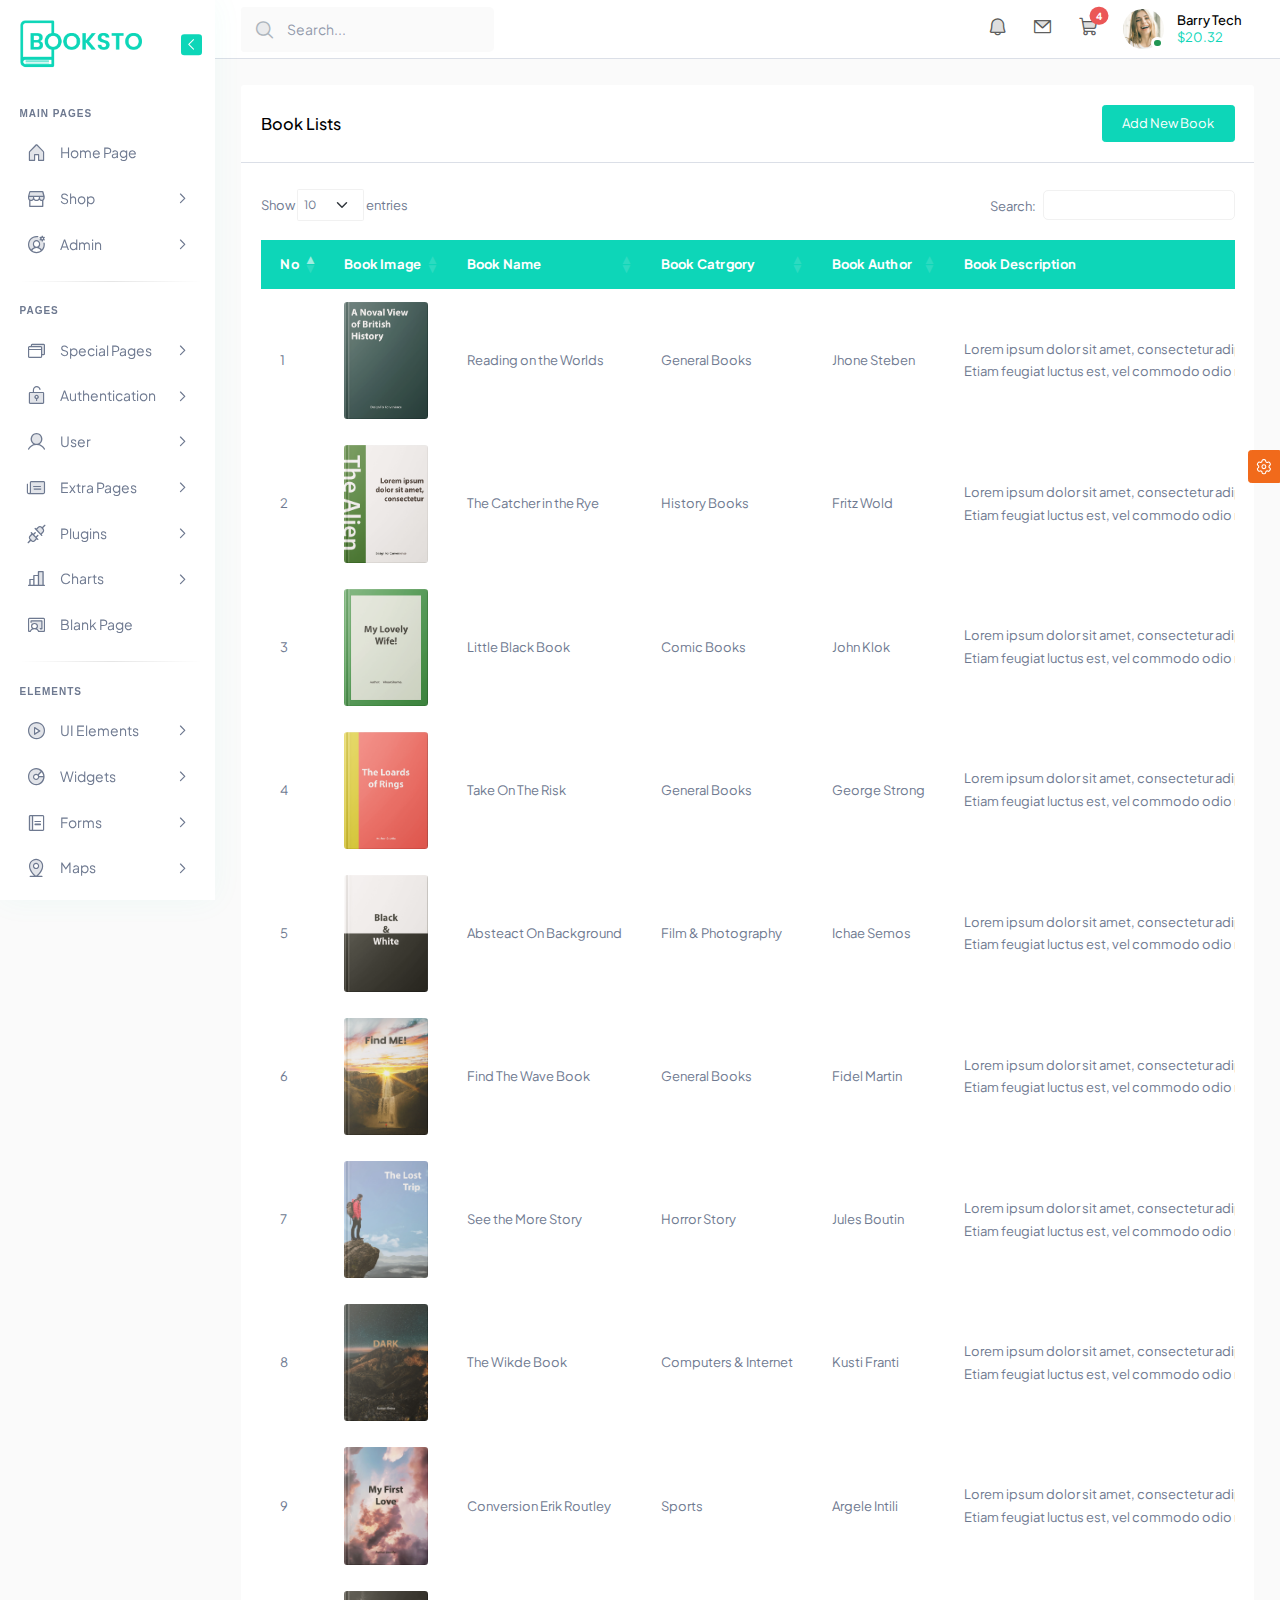
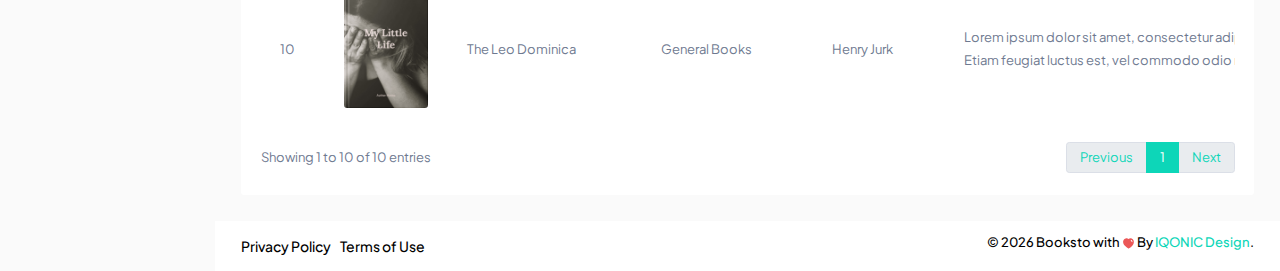
<file: Book Lists/index.html>
<!DOCTYPE html><html lang="en" class="theme-fs-sm" data-bs-theme-color="default" dir="ltr"><head>
    <meta charset="utf-8">
    <meta name="viewport" content="width=device-width, initial-scale=1, shrink-to-fit=no">
    <title data-setting="app_name" data-rightjoin=" Book store management system">Booksto Book store management
        system</title>
    <meta name="description" content="Booksto is a revolutionary Bootstrap Admin Dashboard Template and UI Components Library. The Admin Dashboard Template and UI Component features 8 modules.">
    <meta name="keywords" content="premium, admin, dashboard, template, bootstrap 5, clean ui, Booksto, admin dashboard,responsive dashboard, optimized dashboard,">
    <meta name="author" content="Iqonic Design">
    <meta name="DC.title" content="Booksto Book store management system">

    <script>
        (function () {
            const savedTheme = sessionStorage.getItem('booksto');

            if (savedTheme) {
                const settings = JSON.parse(savedTheme);
                const themeScheme = settings.setting.theme_scheme.value;
                document.documentElement.setAttribute('data-bs-theme', themeScheme);
            }
        })();
    </script>

    <meta name="setting_options" content="{" savelocal":"sessionstorage","storekey":"booksto","setting":{"app_name":{"value":"booksto"},"theme_scheme_direction":{"value":"ltr"},"theme_scheme":{"value":"light"},"theme_color":{"colors":{},"value":"default"},"theme_font_size":{"value":"theme-fs-md"},"page_layout":{"value":"container-fluid"},"sidebar_color":{"value":"sidebar-white"},"sidebar_type":{"value":[]},"sidebar_menu_style":{"value":"text-hover"},"theme_style_appearance":{"value":{"0":"theme-default"}},"theme_transition":{"value":"theme-with-animation"},"header_navbar":{"value":"default"},"header_banner":{"value":"default"},"card_color":{"value":"card-default"},"footer":{"value":"default"},"body_font_family":{"value":null},"heading_font_family":{"value":null}}}"="">
    <!-- Google Font Api KEY-->
    <meta name="google_font_api" content="AIzaSyBG58yNdAjc20_8jAvLNSVi9E4Xhwjau_k">
    <!-- Favicon -->
    <link rel="shortcut icon" href="images/logo-mini.png">
    
    <!-- Library / Plugin Css Build -->
    <link rel="stylesheet" href="css/libs.min.css">
    
    <!-- flaticon css -->
    <link rel="stylesheet" href="css/flaticon.css">
    
    <!-- font-awesome css -->
    <link rel="stylesheet" href="css/font-awesome.min.css">
    
    
    
    
    
    
    
    
    
    <!-- Sweetlaert2 css -->
    <link rel="stylesheet" href="css/sweetalert2.min.css">
    
    
    <!-- booksto Design System Css -->
    <link rel="stylesheet" href="css/booksto.min.css">
    
    <!-- Custom Css -->
    <link rel="stylesheet" href="css/custom.min.css">
    
    <!-- RTL Css -->
    <link rel="stylesheet" href="css/rtl.min.css">
    
    <!-- Customizer Css -->
    <link rel="stylesheet" href="css/customizer.min.css">
    
    <!-- Google Font -->
    <link rel="preconnect" href="https://fonts.googleapis.com">
    <link rel="preconnect" href="https://fonts.gstatic.com" crossorigin="">
    
    
    <link href="https://fonts.googleapis.com/css2?family=Plus+Jakarta+Sans:wght@200;300;400;500;600;700;800&display=swap" rel="stylesheet">
    
    
    <link rel="stylesheet" href="css/remixicon.css">
    
    <link rel="stylesheet" href="css/webfont.css">
    
    <link rel="stylesheet" href="css/ionicons.min.css">
    
    <link rel="stylesheet" href="css/line-awesome.min.css">
    
    <!-- Phosphor icons  -->
    <link rel="stylesheet" href="css/style_1.css">
    <link rel="stylesheet" href="css/style_2.css">
    <link rel="stylesheet" href="css/style.css">
    
</head>

<body class="  ">
    <!-- loader Start -->
    <div id="loading">
        <div class="loader simple-loader">
            <div class="loader-body">
                <img src="images/loader.gif" alt="loader" class="light-loader img-fluid " width="200">
            </div>
        </div>    </div>
    <!-- loader END -->
    <aside class="sidebar sidebar-base " id="first-tour" data-toggle="main-sidebar" data-sidebar="responsive">
        <div class="sidebar-header d-flex align-items-center justify-content-start position-relative">
            <a href="../index.html" class="navbar-brand">
                <!--Logo start-->
                <div class="logo-main ">
                
                    <img class="logo-normal img-fluid " src="images/logo.png" height="30" alt="logo">
                    <img class="logo-color img-fluid " src="images/logo-white.png" height="30" alt="logo">
                    <img class="logo-mini img-fluid" src="images/logo-mini.png" alt="logo">
                    <img class="logo-mini-white img-fluid" src="images/logo-mini-white.png" alt="logo">
                
                </div>
                <!--logo End-->        </a>
            <div class="sidebar-toggle" data-toggle="sidebar" data-active="true">
                <i class="icon">
                    <svg class="icon-20 icon-arrow" width="20" viewBox="0 0 24 24" fill="none" xmlns="http://www.w3.org/2000/svg">
                        <path d="M15.5 19L8.5 12L15.5 5" stroke="currentColor" stroke-width="1.5" stroke-linecap="round" stroke-linejoin="round"></path>
                    </svg>
                </i>
            </div>
        </div>
        <div class="sidebar-body pt-0 pb-3 data-scrollbar">
            <div class="sidebar-list">
                <!-- Sidebar Menu Start -->
                <ul class="navbar-nav iq-main-menu" id="sidebar-menu">
                
                    <li class="nav-item static-item">
                        <a class="nav-link static-item disabled" href="#">
                            <span class="default-icon">Main Pages</span>
                            <i class="sidenav-mini-icon">-</i>
                        </a>
                    </li>
                    <li class="nav-item">
                        <a class="nav-link " aria-current="page" href="../index.html">
                            <i class="icon" data-bs-toggle="tooltip" title="Home Page" data-bs-placement="right">
                                <i class="ph-duotone ph-house"></i>
                            </i>
                            <i class="sidenav-mini-icon" data-bs-toggle="tooltip" title="Home Page" data-bs-placement="right">HP</i>
                            <span class="item-name">Home Page</span>
                        </a>
                    </li>
                    <li class="nav-item iq-drop">
                        <a class="nav-link" data-bs-toggle="collapse" href="#store" role="button" aria-expanded="false">
                            <i class="icon" data-bs-toggle="tooltip" title="Store" data-bs-placement="right">
                                <i class="ph-duotone ph-storefront"></i>
                            </i>
                            <span class="item-name">Shop</span>
                            <i class="right-icon">
                                <svg xmlns="http://www.w3.org/2000/svg" width="18" class="icon-18" fill="none" viewBox="0 0 24 24" stroke="currentColor">
                                    <path stroke-linecap="round" stroke-linejoin="round" stroke-width="2" d="M9 5l7 7-7 7"></path>
                                </svg>
                            </i>
                        </a>
                        <ul class="sub-nav collapse" id="store" data-bs-parent="#sidebar-menu">
                            <li class="nav-item">
                                <a class="nav-link " aria-current="page" href="../shop/category-page.html">
                                    <i class="icon" data-bs-toggle="tooltip" title="Category Page" data-bs-placement="right">
                                        <i class="ph-duotone ph-squares-four"></i>
                                    </i>
                                    <i class="sidenav-mini-icon" data-bs-toggle="tooltip" title="Category Page" data-bs-placement="right">CP</i>
                                    <span class="item-name">Category Page</span>
                                </a>
                            </li>
                            <li class="nav-item">
                                <a class="nav-link " aria-current="page" href="../shop/book-page.html">
                                    <i class="icon" data-bs-toggle="tooltip" title="Book Page" data-bs-placement="right">
                                        <i class="ph-duotone ph-book"></i>
                                    </i>
                                    <i class="sidenav-mini-icon" data-bs-toggle="tooltip" title="Book Pages" data-bs-placement="right">BP</i>
                                    <span class="item-name">Book Page</span>
                                </a>
                            </li>
                            <li class="nav-item">
                                <a class="nav-link " aria-current="page" href="../shop/book-pdf.html">
                                    <i class="icon" data-bs-toggle="tooltip" title="Book PDF" data-bs-placement="right">
                                        <i class="ph-duotone ph-file-pdf"></i>
                                    </i>
                                    <i class="sidenav-mini-icon" data-bs-toggle="tooltip" title="Batient PDF" data-bs-placement="right">BP</i>
                                    <span class="item-name">Book PDF</span>
                                </a>
                            </li>
                            <li class="nav-item">
                                <a class="nav-link " aria-current="page" href="../shop/checkout.html">
                                    <i class="icon" data-bs-toggle="tooltip" title="Checkout" data-bs-placement="right">
                                        <i class="ph-duotone ph-shopping-bag"></i>
                                    </i>
                                    <i class="sidenav-mini-icon" data-bs-toggle="tooltip" title="Checkout" data-bs-placement="right">C</i>
                                    <span class="item-name">Checkout</span>
                                </a>
                            </li>
                            <li class="nav-item">
                                <a class="nav-link " aria-current="page" href="../shop/wishlist.html">
                                    <i class="icon" data-bs-toggle="tooltip" title="Wishlist" data-bs-placement="right">
                                        <i class="ph-duotone ph-heart-straight"></i>
                                    </i>
                                    <i class="sidenav-mini-icon" data-bs-toggle="tooltip" title="Wishlist" data-bs-placement="right">W</i>
                                    <span class="item-name">wishlist</span>
                                </a>
                            </li>
                        </ul>
                    </li>
                    <li class="nav-item iq-drop">
                        <a class="nav-link" data-bs-toggle="collapse" href="#Admin" role="button" aria-expanded="false">
                            <i class="icon" data-bs-toggle="tooltip" title="Admin" data-bs-placement="right">
                                <i class="ph-duotone ph-user-circle-gear"></i>
                            </i>
                            <span class="item-name">Admin</span>
                            <i class="right-icon">
                                <svg xmlns="http://www.w3.org/2000/svg" width="18" class="icon-18" fill="none" viewBox="0 0 24 24" stroke="currentColor">
                                    <path stroke-linecap="round" stroke-linejoin="round" stroke-width="2" d="M9 5l7 7-7 7"></path>
                                </svg>
                            </i>
                        </a>
                        <ul class="sub-nav collapse" id="Admin" data-bs-parent="#sidebar-menu">
                            <li class="nav-item">
                                <a class="nav-link " aria-current="page" href="../admin/dashboard.html">
                                    <i class="icon" data-bs-toggle="tooltip" title="Dashboard" data-bs-placement="right">
                                        <i class="ph-duotone ph-gauge"></i>
                                    </i>
                                    <i class="sidenav-mini-icon" data-bs-toggle="tooltip" title="Admin Dashboard" data-bs-placement="right">D</i>
                                    <span class="item-name">Dashboard</span>
                                </a>
                            </li>
                            <li class="nav-item">
                                <a class="nav-link " aria-current="page" href="../admin/category-list.html">
                                    <i class="icon" data-bs-toggle="tooltip" title="Category List" data-bs-placement="right">
                                        <i class="ph-duotone ph-list-plus"></i>
                                    </i>
                                    <i class="sidenav-mini-icon" data-bs-toggle="tooltip" title="Category List" data-bs-placement="right">CL</i>
                                    <span class="item-name">Category Lists</span>
                                </a>
                            </li>
                            <li class="nav-item">
                                <a class="nav-link " aria-current="page" href="../admin/author.html">
                                    <i class="icon" data-bs-toggle="tooltip" title="Author" data-bs-placement="right">
                                        <i class="ph-duotone ph-identification-badge"></i>
                                    </i>
                                    <i class="sidenav-mini-icon" data-bs-toggle="tooltip" title="Author" data-bs-placement="right">A</i>
                                    <span class="item-name">Author</span>
                                </a>
                            </li>
                            <li class="nav-item">
                                <a class="nav-link active" aria-current="page" href="../admin/books.html">
                                    <i class="icon" data-bs-toggle="tooltip" title="Books" data-bs-placement="right">
                                        <i class="ph-duotone ph-book-bookmark"></i>
                                    </i>
                                    <i class="sidenav-mini-icon" data-bs-toggle="tooltip" title="Books" data-bs-placement="right">B</i>
                                    <span class="item-name">Books</span>
                                </a>
                            </li>
                
                        </ul>
                    </li>
                    <li>
                        <hr class="hr-horizontal">
                    </li>
                    <li class="nav-item static-item">
                        <a class="nav-link static-item disabled" href="#">
                            <span class="default-icon">Pages</span>
                            <i class="sidenav-mini-icon">-</i>
                        </a>
                    </li>
                
                    <li class="nav-item iq-drop">
                        <a class="nav-link" data-bs-toggle="collapse" href="#spacialpages" role="button" aria-expanded="false">
                            <i class="icon" data-bs-toggle="tooltip" title="Special pages" data-bs-placement="right">
                                <i class="ph-duotone ph-browsers"></i>
                            </i>
                            <i class="sidenav-mini-icon" data-bs-toggle="tooltip" title="Special Pages" data-bs-placement="right">
                                <i class="ph-duotone ph-poker-chip"></i>
                            </i>
                            <span class="item-name">Special Pages</span>
                            <i class="right-icon">
                                <svg xmlns="http://www.w3.org/2000/svg" width="18" class="icon-18" fill="none" viewBox="0 0 24 24" stroke="currentColor">
                                    <path stroke-linecap="round" stroke-linejoin="round" stroke-width="2" d="M9 5l7 7-7 7"></path>
                                </svg>
                            </i>
                        </a>
                        <ul class="sub-nav collapse" id="spacialpages">
                            <li class="nav-item">
                                <a class="nav-link " aria-current="page" href="../spacial-pages/kanban.html">
                                    <i class="icon" data-bs-toggle="tooltip" title="Kanban" data-bs-placement="right">
                                        <i class="ph-duotone ph-record"></i>
                                    </i>
                                    <i class="sidenav-mini-icon" data-bs-toggle="tooltip" title="Kanban" data-bs-placement="right">K</i>
                                    <span class="item-name">Kanban</span>
                                </a>
                            </li>
                            <li class="nav-item">
                                <a class="nav-link " aria-current="page" href="../spacial-pages/calender.html">
                                    <i class="icon" data-bs-toggle="tooltip" title="Calendar" data-bs-placement="right">
                                        <i class="ph-duotone ph-calendar-blank"></i>
                                    </i>
                                    <i class="sidenav-mini-icon" data-bs-toggle="tooltip" title="Calendar" data-bs-placement="right">C</i>
                                    <span class="item-name">Calendar</span>
                                </a>
                            </li>
                            <li class="nav-item">
                                <a class="nav-link " aria-current="page" href="../spacial-pages/pricing.html">
                                    <i class="icon" data-bs-toggle="tooltip" title="Pricing" data-bs-placement="right">
                                        <i class="ph-duotone ph-tag"></i>
                                    </i>
                                    <i class="sidenav-mini-icon" data-bs-toggle="tooltip" title="Pricing" data-bs-placement="right">P</i>
                                    <span class="item-name">Pricing</span>
                                </a>
                            </li>
                            <li class="nav-item">
                                <a class="nav-link " aria-current="page" href="../spacial-pages/invoice.html">
                                    <i class="icon" data-bs-toggle="tooltip" title="Invoice" data-bs-placement="right">
                                        <i class="ph-duotone ph-chat-centered"></i>
                                    </i>
                                    <i class="sidenav-mini-icon" data-bs-toggle="tooltip" title="Invoice" data-bs-placement="right">I</i>
                                    <span class="item-name">Invoice</span>
                                </a>
                            </li>
                            <li class="nav-item">
                                <a class="nav-link " aria-current="page" href="../spacial-pages/timeline.html">
                                    <i class="icon" data-bs-toggle="tooltip" title="Timneline" data-bs-placement="right">
                                        <i class="ph-duotone ph-clock"></i>
                                    </i>
                                    <i class="sidenav-mini-icon" data-bs-toggle="tooltip" title="Timeline" data-bs-placement="right">T</i>
                                    <span class="item-name">Timeline</span>
                                </a>
                            </li>
                        </ul>
                    </li>
                
                    <li class="nav-item iq-drop">
                        <a class="nav-link" data-bs-toggle="collapse" href="#authentication" role="button" aria-expanded="false">
                            <i class="icon" data-bs-toggle="tooltip" title="Authentication" data-bs-placement="right">
                                <i class="ph-duotone ph-lock-key-open"></i>
                            </i>
                            <i class="sidenav-mini-icon" data-bs-toggle="tooltip" title="Authentication" data-bs-placement="right">
                                <i class="ph-duotone ph-lock-key-open"></i>
                            </i>
                            <span class="item-name">Authentication</span>
                            <i class="right-icon">
                                <svg xmlns="http://www.w3.org/2000/svg" width="18" class="icon-18" fill="none" viewBox="0 0 24 24" stroke="currentColor">
                                    <path stroke-linecap="round" stroke-linejoin="round" stroke-width="2" d="M9 5l7 7-7 7"></path>
                                </svg>
                            </i>
                        </a>
                        <ul class="sub-nav collapse" id="authentication" data-bs-parent="#pages">
                            <li class="nav-item">
                                <a class="nav-link " aria-current="page" href="../auth/sign-in.html">
                                    <i class="icon" data-bs-toggle="tooltip" title="Login" data-bs-placement="right">
                                        <i class="ph-duotone ph-key"></i>
                                    </i>
                                    <i class="sidenav-mini-icon" data-bs-toggle="tooltip" title="Login" data-bs-placement="right">L</i>
                                    <span class="item-name">Login</span>
                                </a>
                            </li>
                            <li class="nav-item">
                                <a class="nav-link " aria-current="page" href="../auth/sign-up.html">
                                    <i class="icon" data-bs-toggle="tooltip" title="Register" data-bs-placement="right">
                                        <i class="ph-duotone ph-key"></i>
                                    </i>
                                    <i class="sidenav-mini-icon" data-bs-toggle="tooltip" title="Register" data-bs-placement="right">R</i>
                                    <span class="item-name">Register</span>
                                </a>
                            </li>
                            <li class="nav-item">
                                <a class="nav-link " aria-current="page" href="../auth/recoverpw.html">
                                    <i class="icon" data-bs-toggle="tooltip" title="Recover Password" data-bs-placement="right">
                                        <i class="ph-duotone ph-voicemail"></i>
                                    </i>
                                    <i class="sidenav-mini-icon" data-bs-toggle="tooltip" title="Recover Password" data-bs-placement="right">RP</i>
                                    <span class="item-name">Recover Password</span>
                                </a>
                            </li>
                            <li class="nav-item">
                                <a class="nav-link " aria-current="page" href="../auth/confirm-mail.html">
                                    <i class="icon" data-bs-toggle="tooltip" title="Confirm Mail" data-bs-placement="right">
                                        <i class="ph-duotone ph-envelope"></i>
                                    </i>
                                    <i class="sidenav-mini-icon" data-bs-toggle="tooltip" title="Confirm Mail" data-bs-placement="right">CM</i>
                                    <span class="item-name">Confirm Mail</span>
                                </a>
                            </li>
                            <li class="nav-item">
                                <a class="nav-link " aria-current="page" href="../auth/lock-screen.html">
                                    <i class="icon" data-bs-toggle="tooltip" title="Lock Screen" data-bs-placement="right">
                                        <i class="ph-duotone ph-lock"></i>
                                    </i>
                                    <i class="sidenav-mini-icon" data-bs-toggle="tooltip" title="Lock Screen" data-bs-placement="right">LS</i>
                                    <span class="item-name">Lock Screen</span>
                                </a>
                            </li>
                            <li class="nav-item">
                                <a class="nav-link " aria-current="page" href="../auth/two-factor.html">
                                    <i class="icon" data-bs-toggle="tooltip" title="Two Factor" data-bs-placement="right">
                                        <i class="ph-duotone ph-lock"></i>
                                    </i>
                                    <i class="sidenav-mini-icon" data-bs-toggle="tooltip" title="Two Factor" data-bs-placement="right">TF</i>
                                    <span class="item-name">Two Factor</span>
                                </a>
                            </li>
                            <li class="nav-item">
                                <a class="nav-link " aria-current="page" href="../auth/account-deactivate.html">
                                    <i class="icon" data-bs-toggle="tooltip" title="Account deactivate" data-bs-placement="right">
                                        <i class="ph-duotone ph-lock"></i>
                                    </i>
                                    <i class="sidenav-mini-icon" data-bs-toggle="tooltip" title="Account deactivate" data-bs-placement="right">AD</i>
                                    <span class="item-name">Account deactivate</span>
                                </a>
                            </li>
                        </ul>
                    </li>
                
                    <li class="nav-item iq-drop">
                        <a class="nav-link" data-bs-toggle="collapse" href="#user" role="button" aria-expanded="false">
                            <i class="icon" data-bs-toggle="tooltip" title="User" data-bs-placement="right">
                                <i class="ph-duotone ph-user"></i>
                            </i>
                            <span class="item-name">User</span>
                            <i class="right-icon">
                                <svg xmlns="http://www.w3.org/2000/svg" width="18" class="icon-18" fill="none" viewBox="0 0 24 24" stroke="currentColor">
                                    <path stroke-linecap="round" stroke-linejoin="round" stroke-width="2" d="M9 5l7 7-7 7"></path>
                                </svg>
                            </i>
                        </a>
                        <ul class="sub-nav collapse" id="user" data-bs-parent="#sidebar-menu">
                            <li class="nav-item">
                                <a class="nav-link " aria-current="page" href="../user/user-profile.html">
                                    <i class="icon" data-bs-toggle="tooltip" title="User Profile" data-bs-placement="right">
                                        <i class="ph-duotone ph-identification-card"></i>
                                    </i>
                
                                    <i class="sidenav-mini-icon" data-bs-toggle="tooltip" title="User Profile" data-bs-placement="right">UP</i>
                                    <span class="item-name">User Profile</span>
                                </a>
                            </li>
                            <li class="nav-item">
                                <a class="nav-link " aria-current="page" href="../user/user-edit.html">
                                    <i class="icon" data-bs-toggle="tooltip" title="User Edit" data-bs-placement="right">
                                        <i class="ph-duotone ph-note-pencil"></i>
                                    </i>
                                    <i class="sidenav-mini-icon" data-bs-toggle="tooltip" title="User Edit" data-bs-placement="right">UE</i>
                                    <span class="item-name">User Edit</span>
                                </a>
                            </li>
                            <li class="nav-item">
                                <a class="nav-link " aria-current="page" href="../user/user-add.html">
                                    <i class="icon" data-bs-toggle="tooltip" title="User Add" data-bs-placement="right">
                                        <i class="ph-duotone ph-plus-circle"></i>
                                    </i>
                                    <i class="sidenav-mini-icon" data-bs-toggle="tooltip" title="User Add" data-bs-placement="right">UA</i>
                                    <span class="item-name">User Add</span>
                                </a>
                            </li>
                            <li class="nav-item">
                                <a class="nav-link " aria-current="page" href="../user/user-list.html">
                                    <i class="icon" data-bs-toggle="tooltip" title="User List" data-bs-placement="right">
                                        <i class="ph-duotone ph-rows"></i>
                                    </i>
                                    <i class="sidenav-mini-icon" data-bs-toggle="tooltip" title="User List" data-bs-placement="right">UL</i>
                                    <span class="item-name">User List</span>
                                </a>
                            </li>
                
                        </ul>
                    </li>
                
                    <li class="nav-item iq-drop">
                        <a class="nav-link" data-bs-toggle="collapse" href="#extrapages" role="button" aria-expanded="false">
                            <i class="icon" data-bs-toggle="tooltip" title="Extra Pages" data-bs-placement="right">
                                <i class="ph-duotone ph-newspaper"></i>
                            </i>
                            <i class="sidenav-mini-icon" data-bs-toggle="tooltip" title="Extra Pages" data-bs-placement="right">
                                <i class="ph-duotone ph-newspaper"></i>
                            </i>
                            <span class="item-name">Extra Pages</span>
                            <i class="right-icon">
                                <svg xmlns="http://www.w3.org/2000/svg" width="18" class="icon-18" fill="none" viewBox="0 0 24 24" stroke="currentColor">
                                    <path stroke-linecap="round" stroke-linejoin="round" stroke-width="2" d="M9 5l7 7-7 7"></path>
                                </svg>
                            </i>
                        </a>
                        <ul class="sub-nav collapse" id="extrapages" data-bs-parent="#pages">
                            <li class="nav-item">
                                <a class="nav-link " aria-current="page" href="../extra-pages/errors/error404.html">
                                    <i class="icon" data-bs-toggle="tooltip" title="Error 404" data-bs-placement="right">
                                        <i class="ph-duotone ph-warning-octagon"></i>
                                    </i>
                
                                    <i class="sidenav-mini-icon" data-bs-toggle="tooltip" title="Error 404" data-bs-placement="right">LS</i>
                                    <span class="item-name">Error 404</span>
                                </a>
                            </li>
                            <li class="nav-item">
                                <a class="nav-link " aria-current="page" href="../extra-pages/errors/error500.html">
                                    <i class="icon" data-bs-toggle="tooltip" title="Error 500" data-bs-placement="right">
                                        <i class="ph-duotone ph-warning-octagon"></i>
                                    </i>
                
                                    <i class="sidenav-mini-icon" data-bs-toggle="tooltip" title="Error 500" data-bs-placement="right">LS</i>
                                    <span class="item-name">Error 500</span>
                                </a>
                            </li>
                            <li class="nav-item">
                                <a class="nav-link " aria-current="page" href="../extra-pages/errors/maintenance.html">
                                    <i class="icon" data-bs-toggle="tooltip" title="Maintenance" data-bs-placement="right">
                                        <i class="ph-duotone ph-archive"></i>
                                    </i>
                
                                    <i class="sidenav-mini-icon" data-bs-toggle="tooltip" title="Maintenance" data-bs-placement="right">LS</i>
                                    <span class="item-name">Maintenance</span>
                                </a>
                            </li>
                            <li class="nav-item">
                                <a class="nav-link " aria-current="page" href="../extra-pages/coming-soon.html">
                                    <i class="icon" data-bs-toggle="tooltip" title="Coming Soon" data-bs-placement="right">
                                        <i class="ph-duotone ph-intersect"></i>
                                    </i>
                
                                    <i class="sidenav-mini-icon" data-bs-toggle="tooltip" title="Coming Soon" data-bs-placement="right">CS</i>
                                    <span class="item-name">Coming Soon</span>
                                </a>
                            </li>
                            <li class="nav-item">
                                <a class="nav-link " aria-current="page" href="../extra-pages/faq.html">
                                    <i class="icon" data-bs-toggle="tooltip" title="Faq" data-bs-placement="right">
                                        <i class="ph-duotone ph-compass"></i>
                                    </i>
                
                                    <i class="sidenav-mini-icon" data-bs-toggle="tooltip" title="Faq" data-bs-placement="right">F</i>
                                    <span class="item-name">Faq</span>
                                </a>
                            </li>
                
                        </ul>
                    </li>
                
                    <li class="nav-item iq-drop">
                        <a class="nav-link" data-bs-toggle="collapse" href="#sidebar-plugins" role="button" aria-expanded="">
                            <i class="icon" data-bs-toggle="tooltip" title="Plugins" data-bs-placement="right">
                                <i class="ph-duotone ph-plugs"></i>
                            </i>
                            <span class="item-name">Plugins</span>
                            <i class="right-icon">
                                <svg xmlns="http://www.w3.org/2000/svg" width="18" class="icon-18" fill="none" viewBox="0 0 24 24" stroke="currentColor">
                                    <path stroke-linecap="round" stroke-linejoin="round" stroke-width="2" d="M9 5l7 7-7 7"></path>
                                </svg>
                            </i>
                        </a>
                        <ul class="sub-nav collapse " id="sidebar-plugins" data-bs-parent="#plugins">
                            <li class="nav-item">
                                <a class="nav-link " href="..//plugins/tree-view.html">
                                    <i class="sidenav-mini-icon" data-bs-toggle="tooltip" title="Button Hover" data-bs-placement="right"> TV
                                    </i>
                                    <span class="item-name">Treeview</span>
                                </a>
                            </li>
                            <li class="nav-item">
                                <a class="nav-link " href="..//plugins/choise-js.html">
                                    <i class="sidenav-mini-icon" data-bs-toggle="tooltip" title="Choice JS" data-bs-placement="right"> C
                                    </i>
                                    <span class="item-name">Choice JS</span>
                                </a>
                            </li>
                            <li class="nav-item">
                                <a class="nav-link " href="..//plugins/flatpickr.html">
                                    <i class="sidenav-mini-icon" data-bs-toggle="tooltip" title="Flatpickr" data-bs-placement="right"> F
                                    </i>
                                    <span class="item-name">Flatpickr </span>
                                </a>
                            </li>
                            <li class="nav-item">
                                <a class="nav-link " href="..//plugins/fslightbox.html">
                                    <i class="sidenav-mini-icon" data-bs-toggle="tooltip" title="FSlightbox" data-bs-placement="right">
                                        F </i>
                                    <span class="item-name">FSlightbox </span>
                                </a>
                            </li>
                            <li class="nav-item">
                                <a class="nav-link " href="..//plugins/gallery-hover.html">
                                    <i class="sidenav-mini-icon" data-bs-toggle="tooltip" title="Gallery Hover" data-bs-placement="right"> G
                                    </i>
                                    <span class="item-name">Gallery Hover </span>
                                </a>
                            </li>
                            <li class="nav-item">
                                <a class="nav-link " href="..//plugins/image-croper.html">
                                    <i class="sidenav-mini-icon" data-bs-toggle="tooltip" title="Image Croper" data-bs-placement="right"> I
                                    </i>
                                    <span class="item-name">Image Croper </span>
                                </a>
                            </li>
                            <li class="nav-item">
                                <a class="nav-link " href="..//plugins/rating.html">
                                    <i class="sidenav-mini-icon" data-bs-toggle="tooltip" title="Rating" data-bs-placement="right"> R
                                    </i>
                                    <span class="item-name">Rating</span>
                                </a>
                            </li>
                            <li class="nav-item">
                                <a class="nav-link " href="..//plugins/select2.html">
                                    <i class="sidenav-mini-icon" data-bs-toggle="tooltip" title="Select2" data-bs-placement="right"> S
                                    </i>
                                    <span class="item-name">Select2 </span>
                                </a>
                            </li>
                            <li class="nav-item">
                                <a class="nav-link " href="..//plugins/sweet-alert.html">
                                    <i class="sidenav-mini-icon" data-bs-toggle="tooltip" title="Sweet Alert" data-bs-placement="right">
                                        S </i>
                                    <span class="item-name">Sweet Alert</span>
                                </a>
                            </li>
                            <li class="nav-item">
                                <a class="nav-link " href="..//plugins/quill-editor.html">
                                    <i class="sidenav-mini-icon" data-bs-toggle="tooltip" title="quill-editor" data-bs-placement="right"> T
                                    </i>
                                    <span class="item-name">Quill</span>
                                </a>
                            </li>
                            <li class="nav-item">
                                <a class="nav-link " href="..//plugins/uppy.html">
                                    <i class="sidenav-mini-icon" data-bs-toggle="tooltip" title="Uppy" data-bs-placement="right"> U </i>
                                    <span class="item-name">Uppy</span>
                                </a>
                            </li>
                        </ul>
                    </li>
                    <li class="nav-item iq-drop">
                        <a class="nav-link" data-bs-toggle="collapse" href="#charts" role="button" aria-expanded="false">
                            <i class="icon" data-bs-toggle="tooltip" title="Charts" data-bs-placement="right">
                                <i class="ph-duotone ph-chart-bar"></i>
                            </i>
                            <i class="sidenav-mini-icon" data-bs-toggle="tooltip" title="Charts" data-bs-placement="right">
                                <i class="ph-duotone ph-chart-bar"></i>
                            </i>
                            <span class="item-name">Charts</span>
                            <i class="right-icon">
                                <svg xmlns="http://www.w3.org/2000/svg" width="18" class="icon-18" fill="none" viewBox="0 0 24 24" stroke="currentColor">
                                    <path stroke-linecap="round" stroke-linejoin="round" stroke-width="2" d="M9 5l7 7-7 7"></path>
                                </svg>
                            </i>
                        </a>
                        <ul class="sub-nav collapse" id="charts" data-bs-parent="#uielement">
                            <li class="nav-item">
                                <a class="nav-link " aria-current="page" href="../charts/morris-chart.html">
                                    <i class="icon" data-bs-toggle="tooltip" title="Morris Chart" data-bs-placement="right">
                                        <i class="ph-duotone ph-file-text"></i>
                                    </i>
                
                                    <i class="sidenav-mini-icon" data-bs-toggle="tooltip" title="Morris Chart" data-bs-placement="right">MC</i>
                                    <span class="item-name">Morris Chart</span>
                                </a>
                            </li>
                            <li class="nav-item">
                                <a class="nav-link " aria-current="page" href="../charts/high-chart.html">
                                    <i class="icon" data-bs-toggle="tooltip" title="High Charts" data-bs-placement="right">
                                        <i class="ph-duotone ph-chart-line"></i>
                                    </i>
                
                                    <i class="sidenav-mini-icon" data-bs-toggle="tooltip" title="High Charts" data-bs-placement="right">HC</i>
                                    <span class="item-name">High Charts</span>
                                </a>
                            </li>
                            <li class="nav-item">
                                <a class="nav-link " aria-current="page" href="../charts/am-chart.html">
                                    <i class="icon" data-bs-toggle="tooltip" title="Am Charts" data-bs-placement="right">
                                        <i class="ph-duotone ph-chart-line-up"></i>
                                    </i>
                
                                    <i class="sidenav-mini-icon" data-bs-toggle="tooltip" title="Am Charts" data-bs-placement="right">AM</i>
                                    <span class="item-name">Am Charts</span>
                                </a>
                            </li>
                            <li class="nav-item">
                                <a class="nav-link " aria-current="page" href="../charts/apex-chart.html">
                                    <i class="icon" data-bs-toggle="tooltip" title="Apex Chart" data-bs-placement="right">
                                        <i class="ph-duotone ph-file-x"></i>
                                    </i>
                
                                    <i class="sidenav-mini-icon" data-bs-toggle="tooltip" title="Apex Chart" data-bs-placement="right">AC</i>
                                    <span class="item-name">Apex Chart</span>
                                </a>
                            </li>
                
                        </ul>
                    </li>
                
                    <li class="nav-item">
                        <a class="nav-link " aria-current="page" href="../extra-pages/blank-page.html">
                            <i class="icon" data-bs-toggle="tooltip" title="Blank Page" data-bs-placement="right">
                                <i class="ph-duotone ph-chalkboard-teacher"></i>
                            </i>
                
                            <i class="sidenav-mini-icon" data-bs-toggle="tooltip" title="Blank Page" data-bs-placement="right">LS</i>
                            <span class="item-name">Blank Page</span>
                        </a>
                    </li>
                
                    <li>
                        <hr class="hr-horizontal">
                    </li>
                
                    <li class="nav-item static-item">
                        <a class="nav-link static-item disabled" href="#">
                            <span class="default-icon">Elements</span>
                            <i class="sidenav-mini-icon">-</i>
                        </a>
                    </li>
                
                    <li class="nav-item iq-drop">
                        <a class="nav-link" data-bs-toggle="collapse" href="#uikit" role="button" aria-expanded="false">
                            <i class="icon" data-bs-toggle="tooltip" title="UI Elements" data-bs-placement="right">
                                <i class="ph-duotone ph-play-circle"></i>
                            </i>
                            <i class="sidenav-mini-icon" data-bs-toggle="tooltip" title="Ui Kit" data-bs-placement="right">
                                <i class="ri ri-play-circle-line"></i>
                            </i>
                            <span class="item-name">UI Elements</span>
                            <i class="right-icon">
                                <svg xmlns="http://www.w3.org/2000/svg" width="18" class="icon-18" fill="none" viewBox="0 0 24 24" stroke="currentColor">
                                    <path stroke-linecap="round" stroke-linejoin="round" stroke-width="2" d="M9 5l7 7-7 7"></path>
                                </svg>
                            </i>
                        </a>
                        <ul class="sub-nav collapse" id="uikit" data-bs-parent="#uielement">
                            <li class="nav-item">
                                <a class="nav-link " aria-current="page" href="../ui-elements/ui-color.html">
                                    <i class="icon" data-bs-toggle="tooltip" title="Colors" data-bs-placement="right">
                                        <i class="ph-duotone ph-palette"></i>
                                    </i>
                
                                    <i class="sidenav-mini-icon" data-bs-toggle="tooltip" title="Colors" data-bs-placement="right">C</i>
                                    <span class="item-name">colors</span>
                                </a>
                            </li>
                            <li class="nav-item">
                                <a class="nav-link " aria-current="page" href="../ui-elements/typography.html">
                                    <i class="icon" data-bs-toggle="tooltip" title="Typography" data-bs-placement="right">
                                        <i class="ph-duotone ph-keyboard"></i>
                                    </i>
                
                                    <i class="sidenav-mini-icon" data-bs-toggle="tooltip" title="Typography" data-bs-placement="right">T</i>
                                    <span class="item-name">Typography</span>
                                </a>
                            </li>
                            <li class="nav-item">
                                <a class="nav-link " aria-current="page" href="../ui-elements/alerts.html">
                                    <i class="icon" data-bs-toggle="tooltip" title="Alerts" data-bs-placement="right">
                                        <i class="ph-duotone ph-tag"></i>
                                    </i>
                
                                    <i class="sidenav-mini-icon" data-bs-toggle="tooltip" title="Alerts" data-bs-placement="right">A</i>
                                    <span class="item-name">Alerts</span>
                                </a>
                            </li>
                            <li class="nav-item">
                                <a class="nav-link " aria-current="page" href="../ui-elements/badges.html">
                                    <i class="icon" data-bs-toggle="tooltip" title="Badges" data-bs-placement="right">
                                        <i class="ph-duotone ph-shield-check"></i>
                                    </i>
                
                                    <i class="sidenav-mini-icon" data-bs-toggle="tooltip" title="Badges" data-bs-placement="right">B</i>
                                    <span class="item-name">Badges</span>
                                </a>
                            </li>
                            <li class="nav-item">
                                <a class="nav-link " aria-current="page" href="../ui-elements/breadcrumb.html">
                                    <i class="icon" data-bs-toggle="tooltip" title="Breadcrumb" data-bs-placement="right">
                                        <i class="ph-duotone ph-list"></i>
                                    </i>
                
                                    <i class="sidenav-mini-icon" data-bs-toggle="tooltip" title="Breadcrumb" data-bs-placement="right">B</i>
                                    <span class="item-name">Breadcrumb</span>
                                </a>
                            </li>
                            <li class="nav-item">
                                <a class="nav-link " aria-current="page" href="../ui-elements/buttons.html">
                                    <i class="icon" data-bs-toggle="tooltip" title="Buttons" data-bs-placement="right">
                                        <i class="ph-duotone ph-device-tablet-camera"></i>
                                    </i>
                
                                    <i class="sidenav-mini-icon" data-bs-toggle="tooltip" title="Buttons" data-bs-placement="right">B</i>
                                    <span class="item-name">Buttons</span>
                                </a>
                            </li>
                            <li class="nav-item">
                                <a class="nav-link " aria-current="page" href="../ui-elements/cards.html">
                                    <i class="icon" data-bs-toggle="tooltip" title="Cards" data-bs-placement="right">
                                        <i class="ph-duotone ph-credit-card"></i>
                                    </i>
                
                                    <i class="sidenav-mini-icon" data-bs-toggle="tooltip" title="Cards" data-bs-placement="right">C</i>
                                    <span class="item-name">Cards</span>
                                </a>
                            </li>
                            <li class="nav-item">
                                <a class="nav-link " aria-current="page" href="../ui-elements/carousel.html">
                                    <i class="icon" data-bs-toggle="tooltip" title="Carousel" data-bs-placement="right">
                                        <i class="ph-duotone ph-film-strip"></i>
                                    </i>
                
                                    <i class="sidenav-mini-icon" data-bs-toggle="tooltip" title="Carousel" data-bs-placement="right">C</i>
                                    <span class="item-name">Carousel</span>
                                </a>
                            </li>
                            <li class="nav-item">
                                <a class="nav-link " aria-current="page" href="../ui-elements/video.html">
                                    <i class="icon" data-bs-toggle="tooltip" title="Video" data-bs-placement="right">
                                        <i class="ph-duotone ph-video-camera"></i>
                                    </i>
                
                                    <i class="sidenav-mini-icon" data-bs-toggle="tooltip" title="Video" data-bs-placement="right">V</i>
                                    <span class="item-name">Video</span>
                                </a>
                            </li>
                            <li class="nav-item">
                                <a class="nav-link " aria-current="page" href="../ui-elements/grid.html">
                                    <i class="icon" data-bs-toggle="tooltip" title="Grid" data-bs-placement="right">
                                        <i class="ph-duotone ph-grid-four"></i>
                                    </i>
                
                                    <i class="sidenav-mini-icon" data-bs-toggle="tooltip" title="Grid" data-bs-placement="right">G</i>
                                    <span class="item-name">Grid</span>
                                </a>
                            </li>
                            <li class="nav-item">
                                <a class="nav-link " aria-current="page" href="../ui-elements/images.html">
                                    <i class="icon" data-bs-toggle="tooltip" title="Images" data-bs-placement="right">
                                        <i class="ph-duotone ph-image"></i>
                                    </i>
                
                                    <i class="sidenav-mini-icon" data-bs-toggle="tooltip" title="Images" data-bs-placement="right">I</i>
                                    <span class="item-name">Images</span>
                                </a>
                            </li>
                            <li class="nav-item">
                                <a class="nav-link " aria-current="page" href="../ui-elements/list-group.html">
                                    <i class="icon" data-bs-toggle="tooltip" title="List Group" data-bs-placement="right">
                                        <i class="ph-duotone ph-list-dashes"></i>
                                    </i>
                
                                    <i class="sidenav-mini-icon" data-bs-toggle="tooltip" title="List Group" data-bs-placement="right">LG</i>
                                    <span class="item-name">list Group</span>
                                </a>
                            </li>
                            <li class="nav-item">
                                <a class="nav-link " aria-current="page" href="../ui-elements/media.html">
                                    <i class="icon" data-bs-toggle="tooltip" title="Media" data-bs-placement="right">
                                        <i class="ph-duotone ph-airplay"></i>
                                    </i>
                
                                    <i class="sidenav-mini-icon" data-bs-toggle="tooltip" title="Media" data-bs-placement="right">M</i>
                                    <span class="item-name">Media</span>
                                </a>
                            </li>
                            <li class="nav-item">
                                <a class="nav-link " aria-current="page" href="../ui-elements/modal.html">
                                    <i class="icon" data-bs-toggle="tooltip" title="Modal" data-bs-placement="right">
                                        <i class="ph-duotone ph-square-half"></i>
                                    </i>
                
                                    <i class="sidenav-mini-icon" data-bs-toggle="tooltip" title="Modal" data-bs-placement="right">M</i>
                                    <span class="item-name">Modal</span>
                                </a>
                            </li>
                            <li class="nav-item">
                                <a class="nav-link " aria-current="page" href="../ui-elements/notifications.html">
                                    <i class="icon" data-bs-toggle="tooltip" title="Notifications" data-bs-placement="right">
                                        <i class="ph-duotone ph-bell"></i>
                                    </i>
                
                                    <i class="sidenav-mini-icon" data-bs-toggle="tooltip" title="Notifications" data-bs-placement="right">N</i>
                                    <span class="item-name">Notifications</span>
                                </a>
                            </li>
                            <li class="nav-item">
                                <a class="nav-link " aria-current="page" href="../ui-elements/pagination.html">
                                    <i class="icon" data-bs-toggle="tooltip" title="Pagination" data-bs-placement="right">
                                        <i class="ph-duotone ph-dots-three"></i>
                                    </i>
                
                                    <i class="sidenav-mini-icon" data-bs-toggle="tooltip" title="Pagination" data-bs-placement="right">P</i>
                                    <span class="item-name">Pagination</span>
                                </a>
                            </li>
                            <li class="nav-item">
                                <a class="nav-link " aria-current="page" href="../ui-elements/popovers.html">
                                    <i class="icon" data-bs-toggle="tooltip" title="Popovers" data-bs-placement="right">
                                        <i class="ph-duotone ph-eraser"></i>
                                    </i>
                
                                    <i class="sidenav-mini-icon" data-bs-toggle="tooltip" title="Popovers" data-bs-placement="right">N</i>
                                    <span class="item-name">Popovers</span>
                                </a>
                            </li>
                            <li class="nav-item">
                                <a class="nav-link " aria-current="page" href="../ui-elements/progressbars.html">
                                    <i class="icon" data-bs-toggle="tooltip" title="Progressbar" data-bs-placement="right">
                                        <i class="ph-duotone ph-hard-drives"></i>
                                    </i>
                
                                    <i class="sidenav-mini-icon" data-bs-toggle="tooltip" title="Progressbar" data-bs-placement="right">P</i>
                                    <span class="item-name">Progressbars</span>
                                </a>
                            </li>
                            <li class="nav-item">
                                <a class="nav-link " aria-current="page" href="../ui-elements/tabs.html">
                                    <i class="icon" data-bs-toggle="tooltip" title="Tabs" data-bs-placement="right">
                                        <i class="ph-duotone ph-database"></i>
                                    </i>
                
                                    <i class="sidenav-mini-icon" data-bs-toggle="tooltip" title="Tabs" data-bs-placement="right">T</i>
                                    <span class="item-name">Tabs</span>
                                </a>
                            </li>
                            <li class="nav-item">
                                <a class="nav-link " aria-current="page" href="../ui-elements/tooltips.html">
                                    <i class="icon" data-bs-toggle="tooltip" title="Tooltips" data-bs-placement="right">
                                        <i class="ph-duotone ph-magnet"></i>
                                    </i>
                
                                    <i class="sidenav-mini-icon" data-bs-toggle="tooltip" title="Tooltips" data-bs-placement="right">T</i>
                                    <span class="item-name">Tooltips</span>
                                </a>
                            </li>
                
                        </ul>
                    </li>
                
                    <li class="nav-item iq-drop">
                        <a class="nav-link" data-bs-toggle="collapse" href="#widgets" role="button" aria-expanded="false">
                            <i class="icon" data-bs-toggle="tooltip" title="Widgets" data-bs-placement="right">
                                <i class="ph-duotone ph-disc"></i>
                            </i>
                            <i class="sidenav-mini-icon" data-bs-toggle="tooltip" title="Widgets" data-bs-placement="right">
                                <i class="las la-record-vinyl"></i>
                            </i>
                            <span class="item-name">Widgets</span>
                            <i class="right-icon">
                                <svg xmlns="http://www.w3.org/2000/svg" width="18" class="icon-18" fill="none" viewBox="0 0 24 24" stroke="currentColor">
                                    <path stroke-linecap="round" stroke-linejoin="round" stroke-width="2" d="M9 5l7 7-7 7"></path>
                                </svg>
                            </i>
                        </a>
                        <ul class="sub-nav collapse" id="widgets">
                            <li class="nav-item">
                                <a class="nav-link " aria-current="page" href="../widgets/widgets-basic.html">
                                    <i class="icon" data-bs-toggle="tooltip" title="Widgets Basic" data-bs-placement="right">
                                        <i class="ph-duotone ph-disc"></i>
                                    </i>
                
                                    <i class="sidenav-mini-icon" data-bs-toggle="tooltip" title="Widgets Basic" data-bs-placement="right">WB</i>
                                    <span class="item-name">Widgets Basic</span>
                                </a>
                            </li>
                            <li class="nav-item">
                                <a class="nav-link " aria-current="page" href="../widgets/widgets-chart.html">
                                    <i class="icon" data-bs-toggle="tooltip" title="Widgets Chart" data-bs-placement="right">
                                        <i class="ph-duotone ph-disc"></i>
                                    </i>
                
                                    <i class="sidenav-mini-icon" data-bs-toggle="tooltip" title="Widgets Chart" data-bs-placement="right">WC</i>
                                    <span class="item-name">Widgets Chart</span>
                                </a>
                            </li>
                            <li class="nav-item">
                                <a class="nav-link " aria-current="page" href="../widgets/widgets-card.html">
                                    <i class="icon" data-bs-toggle="tooltip" title="Widgets Card" data-bs-placement="right">
                                        <i class="ph-duotone ph-disc"></i>
                                    </i>
                
                                    <i class="sidenav-mini-icon" data-bs-toggle="tooltip" title="Widgets Card" data-bs-placement="right">WC</i>
                                    <span class="item-name">Widgets Card</span>
                                </a>
                            </li>
                        </ul>
                
                    </li>
                
                    <li class="nav-item iq-drop">
                        <a class="nav-link" data-bs-toggle="collapse" href="#forms" role="button" aria-expanded="false">
                            <i class="icon" data-bs-toggle="tooltip" title="Forms" data-bs-placement="right">
                                <i class="ph-duotone ph-notebook"></i>
                            </i>
                            <i class="sidenav-mini-icon" data-bs-toggle="tooltip" title="Forms" data-bs-placement="right">
                                <i class="la la-wpforms"></i>
                            </i>
                            <span class="item-name">Forms</span>
                            <i class="right-icon">
                                <svg xmlns="http://www.w3.org/2000/svg" width="18" class="icon-18" fill="none" viewBox="0 0 24 24" stroke="currentColor">
                                    <path stroke-linecap="round" stroke-linejoin="round" stroke-width="2" d="M9 5l7 7-7 7"></path>
                                </svg>
                            </i>
                        </a>
                        <ul class="sub-nav collapse" id="forms" data-bs-parent="#uielement">
                            <li class="nav-item">
                                <a class="nav-link " aria-current="page" href="../form/form-element.html">
                                    <i class="icon" data-bs-toggle="tooltip" title="Form Elements" data-bs-placement="right">
                                        <i class="ph-duotone ph-book"></i>
                                    </i>
                
                                    <i class="sidenav-mini-icon" data-bs-toggle="tooltip" title="Form Elements" data-bs-placement="right">FE</i>
                                    <span class="item-name">Form Elements</span>
                                </a>
                            </li>
                            <li class="nav-item">
                                <a class="nav-link " aria-current="page" href="../form/form-validation.html">
                                    <i class="icon" data-bs-toggle="tooltip" title="Form Validation" data-bs-placement="right">
                                        <i class="ph-duotone ph-pen-nib"></i>
                                    </i>
                
                                    <i class="sidenav-mini-icon" data-bs-toggle="tooltip" title="Form Validation" data-bs-placement="right">FE</i>
                                    <span class="item-name">Form Validation</span>
                                </a>
                            </li>
                            <li class="nav-item">
                                <a class="nav-link " aria-current="page" href="../form/form-switch.html">
                                    <i class="icon" data-bs-toggle="tooltip" title="Form Switch" data-bs-placement="right">
                                        <i class="ph-duotone ph-toggle-left"></i>
                                    </i>
                
                                    <i class="sidenav-mini-icon" data-bs-toggle="tooltip" title="Form Switch" data-bs-placement="right">FS</i>
                                    <span class="item-name">Form Switch</span>
                                </a>
                            </li>
                            <li class="nav-item">
                                <a class="nav-link " aria-current="page" href="../form/form-checkbox.html">
                                    <i class="icon" data-bs-toggle="tooltip" title="Form Checkbox" data-bs-placement="right">
                                        <i class="ph-duotone ph-check-square-offset"></i>
                                    </i>
                
                                    <i class="sidenav-mini-icon" data-bs-toggle="tooltip" title="Form Checkboxs" data-bs-placement="right">FC</i>
                                    <span class="item-name">Form Checkbox</span>
                                </a>
                            </li>
                            <li class="nav-item">
                                <a class="nav-link " aria-current="page" href="../form/form-radio.html">
                                    <i class="icon" data-bs-toggle="tooltip" title="Form Radio" data-bs-placement="right">
                                        <i class="ph-duotone ph-radio-button"></i>
                                    </i>
                
                                    <i class="sidenav-mini-icon" data-bs-toggle="tooltip" title="Form Radio" data-bs-placement="right">FR</i>
                                    <span class="item-name">Form Radio</span>
                                </a>
                            </li>
                            <li class="nav-item">
                                <a class="nav-link " aria-current="page" href="../form-wizard/simple-wizard.html">
                                    <i class="icon" data-bs-toggle="tooltip" title="Simple Wizard" data-bs-placement="right">
                                        <i class="ph-duotone ph-arrow-arc-right"></i>
                                    </i>
                
                                    <i class="sidenav-mini-icon" data-bs-toggle="tooltip" title="Simple Wizard" data-bs-placement="right">SM</i>
                                    <span class="item-name">Simple Wizard</span>
                                </a>
                            </li>
                            <li class="nav-item">
                                <a class="nav-link " aria-current="page" href="../form-wizard/validate-wizard.html">
                                    <i class="icon" data-bs-toggle="tooltip" title="Validate Wizard" data-bs-placement="right">
                                        <i class="ph-duotone ph-arrow-bend-right-down"></i>
                                    </i>
                
                                    <i class="sidenav-mini-icon" data-bs-toggle="tooltip" title="Validate Wizard" data-bs-placement="right">VW</i>
                                    <span class="item-name">Validate Wizard</span>
                                </a>
                            </li>
                            <li class="nav-item">
                                <a class="nav-link " aria-current="page" href="../form-wizard/vertical-wizard.html">
                                    <i class="icon" data-bs-toggle="tooltip" title="Vertical Wizard" data-bs-placement="right">
                                        <i class="ph-duotone ph-arrow-bend-left-up"></i>
                                    </i>
                
                                    <i class="sidenav-mini-icon" data-bs-toggle="tooltip" title="Vertical Wizard" data-bs-placement="right">VW</i>
                                    <span class="item-name">Vertical Wizard</span>
                                </a>
                            </li>
                        </ul>
                    </li>
                
                    <li class="nav-item iq-drop">
                        <a class="nav-link" data-bs-toggle="collapse" href="#sidebar-maps" role="button" aria-expanded="">
                            <i class="icon" data-bs-toggle="tooltip" title="Maps" data-bs-placement="right">
                                <i class="ph-duotone ph-map-pin-line"></i>
                            </i>
                            <span class="item-name">Maps</span>
                            <i class="right-icon">
                                <svg xmlns="http://www.w3.org/2000/svg" width="18" class="icon-18" fill="none" viewBox="0 0 24 24" stroke="currentColor">
                                    <path stroke-linecap="round" stroke-linejoin="round" stroke-width="2" d="M9 5l7 7-7 7"></path>
                                </svg>
                            </i>
                        </a>
                        <ul class="sub-nav collapse " id="sidebar-maps" data-bs-parent="#sidebar-menu">
                            <li class="nav-item">
                                <a class="nav-link " href="../maps/google.html">
                                    <i class="icon" data-bs-toggle="tooltip" title="Google" data-bs-placement="right">
                                        <i class="ph-duotone ph-globe-hemisphere-east"></i>
                                    </i>
                                    <i class="sidenav-mini-icon" data-bs-toggle="tooltip" title="Google" data-bs-placement="right"> G
                                    </i>
                                    <span class="item-name">Google</span>
                                </a>
                            </li>
                            <li class="nav-item">
                                <a class="nav-link " href="../maps/vector.html">
                                    <i class="icon" data-bs-toggle="tooltip" title="Google" data-bs-placement="right">
                                        <i class="ph-duotone ph-globe-hemisphere-west"></i>
                                    </i>
                                    <i class="sidenav-mini-icon" data-bs-toggle="tooltip" title="Vector" data-bs-placement="right"> V
                                    </i>
                                    <span class="item-name">Vector</span>
                                </a>
                            </li>
                        </ul>
                    </li>
                
                    <li class="nav-item iq-drop">
                        <a class="nav-link" data-bs-toggle="collapse" href="#table" role="button" aria-expanded="false">
                            <i class="icon" data-bs-toggle="tooltip" title="Table" data-bs-placement="right">
                                <i class="ph-duotone ph-table"></i>
                            </i>
                            <i class="sidenav-mini-icon" data-bs-toggle="tooltip" title="Table" data-bs-placement="right">
                                <i class="ph-duotone ph-table"></i>
                            </i>
                            <span class="item-name">Table</span>
                            <i class="right-icon">
                                <svg xmlns="http://www.w3.org/2000/svg" width="18" class="icon-18" fill="none" viewBox="0 0 24 24" stroke="currentColor">
                                    <path stroke-linecap="round" stroke-linejoin="round" stroke-width="2" d="M9 5l7 7-7 7"></path>
                                </svg>
                            </i>
                        </a>
                        <ul class="sub-nav collapse" id="table" data-bs-parent="#uielement">
                            <li class="nav-item">
                                <a class="nav-link " aria-current="page" href="../table/basic-table.html">
                                    <i class="icon" data-bs-toggle="tooltip" title="Basic Table" data-bs-placement="right">
                                        <i class="ph-duotone ph-grid-four"></i>
                                    </i>
                
                                    <i class="sidenav-mini-icon" data-bs-toggle="tooltip" title="Basic Table" data-bs-placement="right">BT</i>
                                    <span class="item-name">Basic Tables</span>
                                </a>
                            </li>
                            <li class="nav-item">
                                <a class="nav-link " aria-current="page" href="../table/table-data.html">
                                    <i class="icon" data-bs-toggle="tooltip" title="Data Table" data-bs-placement="right">
                                        <i class="ph-duotone ph-buildings"></i>
                                    </i>
                
                                    <i class="sidenav-mini-icon" data-bs-toggle="tooltip" title="Data Table" data-bs-placement="right">DT</i>
                                    <span class="item-name">Data Table</span>
                                </a>
                            </li>
                            <li class="nav-item">
                                <a class="nav-link " aria-current="page" href="../table/edit-table.html">
                                    <i class="icon" data-bs-toggle="tooltip" title="Editable Table" data-bs-placement="right">
                                        <i class="ph-duotone ph-credit-card"></i>
                                    </i>
                
                                    <i class="sidenav-mini-icon" data-bs-toggle="tooltip" title="Editable Table" data-bs-placement="right">VW</i>
                                    <span class="item-name">Editable Table</span>
                                </a>
                            </li>
                
                        </ul>
                    </li>
                
                    <li class="nav-item iq-drop">
                        <a class="nav-link" data-bs-toggle="collapse" href="#icons" role="button" aria-expanded="false">
                            <i class="icon" data-bs-toggle="tooltip" title="Icons" data-bs-placement="right">
                                <i class="ph-duotone ph-circles-three-plus"></i>
                            </i>
                            <i class="sidenav-mini-icon" data-bs-toggle="tooltip" title="Icons" data-bs-placement="right">
                                <i class="ph-duotone ph-circles-three-plus"></i>
                            </i>
                            <span class="item-name">Icons</span>
                            <i class="right-icon">
                                <svg xmlns="http://www.w3.org/2000/svg" width="18" class="icon-18" fill="none" viewBox="0 0 24 24" stroke="currentColor">
                                    <path stroke-linecap="round" stroke-linejoin="round" stroke-width="2" d="M9 5l7 7-7 7"></path>
                                </svg>
                            </i>
                        </a>
                        <ul class="sub-nav collapse" id="icons" data-bs-parent="#uielement">
                            <li class="nav-item">
                                <a class="nav-link " aria-current="page" href="../icons/dripicons.html">
                                    <i class="icon" data-bs-toggle="tooltip" title="Dripicons" data-bs-placement="right">
                                        <i class="ph-duotone ph-stack"></i>
                                    </i>
                
                                    <i class="sidenav-mini-icon" data-bs-toggle="tooltip" title="Dripicons" data-bs-placement="right">D</i>
                                    <span class="item-name">Dripicons</span>
                                </a>
                            </li>
                            <li class="nav-item">
                                <a class="nav-link " aria-current="page" href="../icons/font-awesome.html">
                                    <i class="icon" data-bs-toggle="tooltip" title="Font Awesome 5" data-bs-placement="right">
                                        <i class="ph-duotone ph-facebook-logo"></i>
                                    </i>
                
                                    <i class="sidenav-mini-icon" data-bs-toggle="tooltip" title="Font Awesome 5" data-bs-placement="right">FA</i>
                                    <span class="item-name">Font Awesome 5</span>
                                </a>
                            </li>
                            <li class="nav-item">
                                <a class="nav-link " aria-current="page" href="../icons/line-awesome.html">
                                    <i class="icon" data-bs-toggle="tooltip" title="Line Awesome" data-bs-placement="right">
                                        <i class="ph-duotone ph-lamp"></i>
                                    </i>
                
                                    <i class="sidenav-mini-icon" data-bs-toggle="tooltip" title="Line Awesome" data-bs-placement="right">FA</i>
                                    <span class="item-name">Line Awesome</span>
                                </a>
                            </li>
                            <li class="nav-item">
                                <a class="nav-link " aria-current="page" href="../icons/remixicon.html">
                                    <i class="icon" data-bs-toggle="tooltip" title="Remixicon" data-bs-placement="right">
                                        <i class="ph-duotone ph-note-pencil"></i>
                                    </i>
                
                                    <i class="sidenav-mini-icon" data-bs-toggle="tooltip" title="Remixicon" data-bs-placement="right">R</i>
                                    <span class="item-name">Remixicon</span>
                                </a>
                            </li>
                            <li class="nav-item">
                                <a class="nav-link " aria-current="page" href="../icons/unicons.html">
                                    <i class="icon" data-bs-toggle="tooltip" title="Unicons" data-bs-placement="right">
                                        <i class="ph-duotone ph-text-underline"></i>
                                    </i>
                
                                    <i class="sidenav-mini-icon" data-bs-toggle="tooltip" title="Unicons" data-bs-placement="right">U</i>
                                    <span class="item-name">Unicons</span>
                                </a>
                            </li>
                            <li class="nav-item">
                                <a class="nav-link " aria-current="page" href="../icons/ph-duotone.html">
                                    <i class="icon" data-bs-toggle="tooltip" title="ph-duotone" data-bs-placement="right">
                                        <i class="ph-duotone ph-currency-rub"></i>
                                    </i>
                
                                    <i class="sidenav-mini-icon" data-bs-toggle="tooltip" title="ph-duotone" data-bs-placement="right">U</i>
                                    <span class="item-name">ph-duotone</span>
                                </a>
                            </li>
                
                        </ul>
                    </li>
                
                    <li class="nav-item iq-drop">
                        <a class="nav-link" data-bs-toggle="collapse" href="#menulevel" role="button" aria-expanded="false">
                            <i class="icon" data-bs-toggle="tooltip" title="Menu Level" data-bs-placement="right">
                                <i class="ph-duotone ph-text-indent"></i>
                            </i>
                            <i class="sidenav-mini-icon" data-bs-toggle="tooltip" title="Menu Level" data-bs-placement="right">
                                <i class="ph-duotone ph-text-indent"></i>
                            </i>
                            <span class="item-name">Menu Level</span>
                            <i class="right-icon">
                                <svg xmlns="http://www.w3.org/2000/svg" width="18" class="icon-18" fill="none" viewBox="0 0 24 24" stroke="currentColor">
                                    <path stroke-linecap="round" stroke-linejoin="round" stroke-width="2" d="M9 5l7 7-7 7"></path>
                                </svg>
                            </i>
                        </a>
                        <ul class="sub-nav collapse" id="menulevel">
                            <li class="nav-item">
                                <a class="nav-link " aria-current="page" href="#">
                                    <i class="icon" data-bs-toggle="tooltip" title="Menu 1" data-bs-placement="right">
                                        <i class="ph-duotone ph-list"></i>
                                    </i>
                
                                    <i class="sidenav-mini-icon" data-bs-toggle="tooltip" title="Menu 1" data-bs-placement="right">M</i>
                                    <span class="item-name">Menu 1</span>
                                </a>
                            </li>
                            <li class="nav-item iq-drop">
                                <a class="nav-link " aria-current="page" href="#">
                                    <i class="icon" data-bs-toggle="tooltip" title="Menu 2" data-bs-placement="right">
                                        <i class="ph-duotone ph-list"></i>
                                    </i>
                
                                    <i class="sidenav-mini-icon" data-bs-toggle="tooltip" title="Menu 2" data-bs-placement="right">M</i>
                                    <span class="item-name">Menu 2</span>
                                </a>
                                <ul>
                                    <li class="sub-nav ">
                                        <a class="nav-link" data-bs-toggle="collapse" href="#sub-menu" role="button" aria-expanded="false">
                                            <i class="icon" data-bs-toggle="tooltip" title="Sub-Menu" data-bs-placement="right">
                                                <i class="ph-duotone ph-text-indent"></i>
                                            </i>
                                            <i class="sidenav-mini-icon" data-bs-toggle="tooltip" title="Dashboard" data-bs-placement="right">
                                                <i class="ri ri-play-circle-line"></i>
                                            </i>
                                            <span class="item-name">Sub-menu</span>
                                            <i class="right-icon">
                                                <svg xmlns="http://www.w3.org/2000/svg" width="18" class="icon-18" fill="none" viewBox="0 0 24 24" stroke="currentColor">
                                                    <path stroke-linecap="round" stroke-linejoin="round" stroke-width="2" d="M9 5l7 7-7 7"></path>
                                                </svg>
                                            </i>
                                        </a>
                                        <ul class="sub-nav collapse" id="sub-menu" data-bs-parent="#menu-level">
                                            <li class="nav-item">
                                                <a class="nav-link " aria-current="page" href="#">
                                                    <i class="icon" data-bs-toggle="tooltip" title="Sub-Menu 1" data-bs-placement="right">
                                                        <i class="ph-duotone ph-list"></i>
                                                    </i>
                
                                                    <i class="sidenav-mini-icon" data-bs-toggle="tooltip" title="Sub-Menu 1" data-bs-placement="right">SM</i>
                                                    <span class="item-name">Sub-menu 1</span>
                                                </a>
                                            </li>
                                            <li class="nav-item">
                                                <a class="nav-link " aria-current="page" href="#">
                                                    <i class="icon" data-bs-toggle="tooltip" title="Sub-Menu 2" data-bs-placement="right">
                                                        <i class="ph-duotone ph-list"></i>
                                                    </i>
                
                                                    <i class="sidenav-mini-icon" data-bs-toggle="tooltip" title="Sub-Menu 2" data-bs-placement="right">SM</i>
                                                    <span class="item-name">Sub-menu 2</span>
                                                </a>
                                            </li>
                                            <li class="nav-item">
                                                <a class="nav-link " aria-current="page" href="#">
                                                    <i class="icon" data-bs-toggle="tooltip" title="Sub-Menu 3" data-bs-placement="right">
                                                        <i class="ph-duotone ph-list"></i>
                                                    </i>
                
                                                    <i class="sidenav-mini-icon" data-bs-toggle="tooltip" title="Sub-Menu 3" data-bs-placement="right">SM</i>
                                                    <span class="item-name">Sub-menu 3</span>
                                                </a>
                                            </li>
                
                                        </ul>
                                    </li>
                
                                </ul>
                            </li>
                            <li class="nav-item">
                                <a class="nav-link " aria-current="page" href="#">
                                    <i class="icon" data-bs-toggle="tooltip" title="Menu 3" data-bs-placement="right">
                                        <i class="ph-duotone ph-list"></i>
                                    </i>
                
                                    <i class="sidenav-mini-icon" data-bs-toggle="tooltip" title="Menu 3" data-bs-placement="right">M</i>
                                    <span class="item-name">Menu 3</span>
                                </a>
                            </li>
                            <li class="nav-item">
                                <a class="nav-link " aria-current="page" href="#">
                                    <i class="icon" data-bs-toggle="tooltip" title="Menu 4" data-bs-placement="right">
                                        <i class="ph-duotone ph-list"></i>
                                    </i>
                
                                    <i class="sidenav-mini-icon" data-bs-toggle="tooltip" title="Menu 4" data-bs-placement="right">M</i>
                                    <span class="item-name">Menu 4</span>
                                </a>
                            </li>
                
                        </ul>
                    </li>
                
                </ul>
                
                <!-- Sidebar Menu End -->        </div>
            <div class="p-3 iq-membership">
                <img src="images/side-bkg.png" alt="book" class="img-fluid">
                <button class="btn w-100 btn-primary mt-4">Become Membership</button>
            </div>
        </div>
    
    </aside>    <main class="main-content">
        <div class="position-sticky top-0 z-3">
            <!--Nav Start-->
            <nav class="nav navbar navbar-expand-xl navbar-light iq-navbar border-bottom">
               <div class="container-fluid navbar-inner justify-content-between">
                  <a href="../index.html" class="navbar-brand">
                     <!--Logo start-->
                     <div class="logo-main ">
                     
                         <img class="logo-normal  " src="images/logo.png" height="30" alt="logo">
                         <img class="logo-color  " src="images/logo-white.png" height="30" alt="logo">
                         <img class="logo-mini " src="images/logo-mini.png" alt="logo">
                         <img class="logo-mini-white " src="images/logo-mini-white.png" alt="logo">
                     
                     </div>
                     <!--logo End-->
                  </a>
                  <div class="sidebar-toggle" data-toggle="sidebar" data-active="true">
                     <i class="icon d-flex">
                        <svg class="icon-20" width="20" viewBox="0 0 24 24">
                           <path fill="currentColor" d="M4,11V13H16L10.5,18.5L11.92,19.92L19.84,12L11.92,4.08L10.5,5.5L16,11H4Z"></path>
                        </svg>
                     </i>
                  </div>
            
                  <div class="d-flex align-items-center d-block d-lg-none">
                     <button id="navbar-toggle" class="navbar-toggler px-0" type="button" data-bs-toggle="collapse" data-bs-target="#navbarSupportedContent" aria-controls="navbarSupportedContent" aria-expanded="false" aria-label="Toggle navigation">
                        <span class="navbar-toggler-btn">
                           <span class="navbar-toggler-icon"></span>
                        </span>
                     </button>
                  </div>
                  <div class="w-25 d-none d-xl-block">
                     <div class="form-group input-group mb-0 search-input w-100">
                        <span class="input-group-text ps-3 pe-0 border-0">
                           <i class="ph-duotone ph-magnifying-glass"></i>
                        </span>
                        <input type="text" class="form-control border-0" placeholder="Search...">
            
                     </div>
                  </div>
                  <div class="collapse flex-grow-0 navbar-collapse" id="navbarSupportedContent">
                     <ul class="mb-2 navbar-nav align-items-center navbar-list mb-lg-0">
            
                        <li class="nav-item dropdown iq-responsive-menu d-block d-xl-none">
                           <div class="btn btn-sm px-0 border-0" id="navbarDropdown-search-11" role="button" data-bs-toggle="dropdown" aria-expanded="false">
                              <span class="input-group-text ps-3 pe-0 border-0 bg-transparent">
                                 <svg class="icon-20" width="20" height="20" viewBox="0 0 24 24" fill="none" xmlns="http://www.w3.org/2000/svg">
                                    <circle cx="11.7669" cy="11.7666" r="8.98856" stroke="currentColor" stroke-width="1.5" stroke-linecap="round" stroke-linejoin="round"></circle>
                                    <path d="M18.0186 18.4851L21.5426 22" stroke="currentColor" stroke-width="1.5" stroke-linecap="round" stroke-linejoin="round"></path>
                                 </svg>
                              </span>
                           </div>
                           <ul class="dropdown-menu  dropdown-menu-end" aria-labelledby="navbarDropdown-search-11" style="width: 25rem;">
                              <li class="px-3 py-0">
                                 <div class="form-group input-group mb-0 search-input w-100 shadow">
                                    <span class="input-group-text ps-3 pe-0 border-0">
                                       <svg class="icon-20" width="20" height="20" viewBox="0 0 24 24" fill="none" xmlns="http://www.w3.org/2000/svg">
                                          <circle cx="11.7669" cy="11.7666" r="8.98856" stroke="currentColor" stroke-width="1.5" stroke-linecap="round" stroke-linejoin="round"></circle>
                                          <path d="M18.0186 18.4851L21.5426 22" stroke="currentColor" stroke-width="1.5" stroke-linecap="round" stroke-linejoin="round"></path>
                                       </svg>
                                    </span>
                                    <input type="text" class="form-control border-0" placeholder="Search...">
            
                                 </div>
                              </li>
                           </ul>
                        </li>
                        <li class="nav-item dropdown">
                           <a href="#" class="nav-link " id="notification-drop" data-bs-toggle="dropdown">
                              <div class="nav-list-icon">
                                 <div class="btn-inner">
                                    <i class="ph-duotone ph-bell mt-0.4"></i>
                                 </div>
                              </div>
                           </a>
                           <div class="p-0 sub-drop dropdown-menu dropdown-menu-end" aria-labelledby="notification-drop">
                              <div class="m-0  card">
                                 <div class="py-3 card-header rounded-top-3  bg-primary mb-0">
                                    <div class="header-title">
                                       <h5 class="mb-0 text-white">All Notifications <small class="badge text-bg-light  float-end pt-1">4</small></h5>
                                    </div>
                                 </div>
                                 <div class="p-0 card-body">
                                    <a href="#" class="iq-sub-card">
                                       <div class="d-flex align-items-center">
                                          <img class=" avatar-40 rounded" src="images/01_1.jpg" alt="" loading="lazy">
                                          <div class="ms-3 flex-grow-1 text-start">
                                             <h6 class="mb-0 ">Emma Watson Bni</h6>
                                             <div class="d-flex justify-content-between">
            
                                                <p class="mb-0">95 MB</p>
                                                <small class="float-end font-size-12">Just Now</small>
                                             </div>
                                          </div>
                                       </div>
                                    </a>
                                    <a href="#" class="iq-sub-card">
                                       <div class="d-flex align-items-center">
                                          <img class=" avatar-40 rounded" src="images/02_2.jpg" alt="" loading="lazy">
                                          <div class="ms-3 flex-grow-1 text-start">
                                             <h6 class="mb-0 ">New customer is join</h6>
                                             <div class="d-flex justify-content-between align-item-center">
                                                <p class="mb-0">Cyst Bni</p>
                                                <small class="float-end font-size-12">5 days ago</small>
                                             </div>
                                          </div>
                                       </div>
                                    </a>
                                    <a href="#" class="iq-sub-card">
                                       <div class="d-flex align-items-center">
                                          <img class=" avatar-40 rounded" src="images/03_1.jpg" alt="" loading="lazy">
                                          <div class="ms-3 flex-grow-1 text-start">
                                             <h6 class="mb-0 ">Two customer is left</h6>
                                             <div class="d-flex justify-content-between align-item-center">
                                                <p class="mb-0">Cyst Bni</p>
                                                <small class="float-end font-size-12">2 days ago</small>
                                             </div>
                                          </div>
                                       </div>
                                    </a>
                                    <a href="#" class="iq-sub-card">
                                       <div class="d-flex align-items-center">
                                          <img class=" avatar-40 rounded" src="images/04_2.jpg" alt="" loading="lazy">
                                          <div class="ms-3 flex-grow-1 text-start">
                                             <h6 class="mb-0 ">New Mail from Fenny</h6>
                                             <div class="d-flex justify-content-between align-item-center">
                                                <p class="mb-0">Cyst Bni</p>
                                                <small class="float-end font-size-12">3 days ago</small>
                                             </div>
                                          </div>
                                       </div>
                                    </a>
                                 </div>
                              </div>
                           </div>
                        </li>
                        <li class="nav-item dropdown">
                           <a href="#" class="nav-link" id="notification-drop" data-bs-toggle="dropdown">
                              <div class="nav-list-icon">
                                 <div class="btn-inner">
                                    <i class="ph-duotone ph-envelope-simple"></i>
                                    <span class="bg-danger dots"></span>
                                 </div>
                              </div>
                           </a>
                           <div class="p-0 sub-drop dropdown-menu dropdown-menu-end" aria-labelledby="notification-drop">
                              <div class="m-0 card-shadow card">
                                 <div class="py-3 card-header rounded-top-3 bg-primary mb-0">
                                    <div class="header-title">
                                       <h5 class="mb-0 text-white">All Messages <small class="badge text-bg-light  float-end pt-1">5</small></h5>
                                    </div>
                                 </div>
                                 <div class="p-0 card-body">
                                    <a href="#" class="iq-sub-card">
                                       <div class="d-flex align-items-center">
                                          <img class="avatar-40 rounded" src="images/01_1.jpg" alt="" loading="lazy">
                                          <div class="ms-3 flex-grow-1 text-start">
                                             <h6 class="mb-0 ">Barry Emma Watson</h6>
                                             <p class="mb-0 font-size-12">13 june</p>
                                          </div>
            
                                       </div>
                                    </a>
                                    <a href="#" class="iq-sub-card">
                                       <div class="d-flex align-items-center">
                                          <img class=" avatar-40 rounded" src="images/02_2.jpg" alt="" loading="lazy">
                                          <div class="ms-3 flex-grow-1 text-start">
                                             <h6 class="mb-0 ">Lorem Ipsum Watson</h6>
                                             <p class="mb-0 font-size-12">20 Apr</p>
                                          </div>
            
                                       </div>
                                    </a>
                                    <a href="#" class="iq-sub-card">
                                       <div class="d-flex align-items-center">
                                          <img class="avatar-40 rounded" src="images/03_1.jpg" alt="" ri="" loading="lazy">
                                          <div class="ms-3 flex-grow-1 text-start">
                                             <h6 class="mb-0 ">Why do we use it?</h6>
                                             <p class="mb-0 font-size-12">30 Jun</p>
                                          </div>
            
                                       </div>
                                    </a>
                                    <a href="#" class="iq-sub-card">
                                       <div class="d-flex align-items-center">
                                          <img class=" avatar-40 rounded" src="images/04_2.jpg" alt="" loading="lazy">
                                          <div class="ms-3 flex-grow-1 text-start">
                                             <h6 class="mb-0 ">Variations Passages </h6>
                                             <p class="mb-0 font-size-12">12 Sep</p>
                                          </div>
            
                                       </div>
                                    </a>
                                    <a href="#" class="iq-sub-card">
                                       <div class="d-flex align-items-center">
                                          <img class=" avatar-40 rounded" src="images/04_2.jpg" alt="" loading="lazy">
                                          <div class="ms-3 flex-grow-1 text-start">
                                             <h6 class="mb-0 ">Lorem Ipsum generators</h6>
                                             <p class="mb-0 font-size-12">5 Dec</p>
                                          </div>
            
                                       </div>
                                    </a>
                                 </div>
                              </div>
                           </div>
                        </li>
                        <li class="nav-item dropdown">
                           <a href="#" class="nav-link" id="notification-cart" data-bs-toggle="dropdown">
                              <div class="btn-action position-relative nav-list-icon">
                                 <span class="btn-inner">
                                    <i class="ph-duotone ph-shopping-cart"></i>
                                 </span>
                                 <span class="position-absolute top-0  start-100 translate-middle badge rounded-pill bg-danger">4</span>
                              </div>
                           </a>
                           <div class="p-0 sub-drop dropdown-menu dropdown-menu-end toggle-cart-info" aria-labelledby="notification-cart">
                              <div class="m-0 card-shadow card">
                                 <div class="py-3 card-header rounded-top-3 bg-primary mb-0">
                                    <div class="header-title">
                                       <h5 class="mb-0 text-white">All Carts</h5>
                                    </div>
                                 </div>
                                 <div class="p-0 card-body ">
                                    <div class="iq-sub-card">
                                       <div class="d-flex align-items-center">
                                          <div>
                                             <img class="rounded" src="images/01.jpg" alt="" loading="lazy">
                                          </div>
                                          <div class="ms-3 flex-grow-1 text-start">
                                             <h6 class="mb-0 ">Night People book</h6>
                                             <p class="mb-0">$56.00</p>
                                          </div>
                                          <button type="button" class="btn btn-icon  text-danger btn-sm">
                                             <i class="ph ph-x"></i>
                                          </button>
                                       </div>
                                    </div>
                                    <div class="iq-sub-card">
                                       <div class="d-flex align-items-center">
                                          <div>
                                             <img class="rounded" src="images/02.jpg" alt="" loading="lazy">
                                          </div>
                                          <div class="ms-3 flex-grow-1 text-start">
                                             <h6 class="mb-0 ">The Sin Eater Book</h6>
                                             <p class="mb-0">$40</p>
                                          </div>
                                          <button type="button" class="btn btn-icon text-danger btn-sm">
                                             <span class="btn-inner">
                                                <i class="ph ph-x"></i>
                                             </span>
                                          </button>
                                       </div>
                                    </div>
                                    <div class="iq-sub-card">
                                       <div class="d-flex align-items-center">
                                          <div>
                                             <img class="rounded" src="images/03.jpg" alt="" loading="lazy">
                                          </div>
                                          <div class="ms-3 flex-grow-1 text-start">
                                             <h6 class="mb-0 ">the Orange Tree</h6>
                                             <p class="mb-0">$30</p>
                                          </div>
                                          <button type="button" class="btn btn-icon text-danger btn-sm">
                                             <span class="btn-inner">
                                                <i class="ph ph-x"></i>
                                             </span>
                                          </button>
                                       </div>
                                    </div>
                                    <div class="iq-sub-card">
                                       <div class="d-flex align-items-center">
                                          <div>
                                             <img class="rounded" src="images/04.jpg" alt="" loading="lazy">
                                          </div>
                                          <div class="ms-3 flex-grow-1 text-start">
                                             <h6 class="mb-0 ">Harsh Reality book</h6>
                                             <p class="mb-0">$25</p>
                                          </div>
                                          <button type="button" class="btn btn-icon text-danger btn-sm">
                                             <span class="btn-inner">
                                                <i class="ph ph-x"></i>
                                             </span>
                                          </button>
                                       </div>
                                    </div>
                                    <div class="d-flex gap-2 p-3">
                                       <a class="btn btn-primary" href="#" role="button">View Cart</a>
                                       <a class="btn btn-primary" href="#" role="button">Shop now</a>
                                    </div>
            
                                 </div>
            
                              </div>
                           </div>
                        </li>
                        <li class="nav-item dropdown" id="itemdropdown1">
                           <a class="py-0 nav-link d-flex gap-3 justity-content-between align-items-center" href="#" id="navbarDropdown" role="button" data-bs-toggle="dropdown" aria-expanded="false">
                              <div class="icon-50">
                                 <span class="btn-inner d-inline-block position-relative">
                                    <img src="images/1.jpg" class="img-fluid rounded-circle object-fit-cover avatar-50" alt="icon">
                                    <span class="bg-success p-1 rounded-circle position-absolute end-0 bottom-0 border border-3 border-white"></span>
                                 </span>
            
                              </div>
                              <div class="d-none d-lg-block">
                                 <h6 class="mb-0 line-height">Barry Tech</h6>
                                 <p class="mb-0 text-primary lh-sm">$20.32</p>
                              </div>
                           </a>
                           <div class="p-0 sub-drop dropdown-menu dropdown-menu-end" aria-labelledby="notification-cart">
                              <div class="m-0 card-shadow card">
                                 <div class="py-3 card-header rounded-top-3 bg-primary mb-0">
                                    <div class="header-title">
                                       <h5 class="mb-0 text-white">Hello Barry Tech</h5>
                                       <span class="text-white ">Available</span>
                                    </div>
                                 </div>
                                 <div class="p-0 card-body ">
                                    <a class="iq-sub-card" href="../user/user-profile.html">
                                       <div class="d-flex align-items-center">
                                          <div class="avatar-40 rounded-pill bg-primary-subtle text-primary  d-flex align-items-center justify-content-center ">
                                             <i class="ph ph-user-circle"></i>
                                          </div>
                                          <div class="ms-4 flex-grow-1 text-start">
                                             <h6 class="mb-0 ">My Profile</h6>
                                             <p class="mb-0 font-size-12">View personal profile details.</p>
                                          </div>
            
                                       </div>
                                    </a>
                                    <a class="iq-sub-card" href="../user/user-edit.html">
                                       <div class="d-flex align-items-center">
                                          <div class="avatar-40 rounded-pill bg-primary-subtle text-primary  d-flex align-items-center justify-content-center">
                                             <i class="ph ph-identification-card"></i>
                                          </div>
                                          <div class="ms-4 flex-grow-1 text-start">
                                             <h6 class="mb-0 ">Edit Profile</h6>
                                             <p class="mb-0 font-size-12">Modify your personal details.</p>
                                          </div>
            
                                       </div>
                                    </a>
                                    <a class="iq-sub-card" href="../user/user-account-setting.html">
                                       <div class="d-flex align-items-center">
                                          <div class="avatar-40 rounded-pill bg-primary-subtle text-primary  d-flex align-items-center justify-content-center ">
                                             <i class="ph ph-user-square"></i>
                                          </div>
                                          <div class="ms-4 flex-grow-1 text-start">
                                             <h6 class="mb-0 ">Account Settings</h6>
                                             <p class="mb-0 font-size-12">Manage your account parameters.</p>
                                          </div>
            
                                       </div>
                                    </a>
                                    <a class="iq-sub-card" href="../user/user-privacy-setting.html">
                                       <div class="d-flex align-items-center">
                                          <div class="avatar-40 rounded-pill bg-primary-subtle text-primary  d-flex align-items-center justify-content-center">
                                             <i class="ph ph-lock-key"></i>
                                          </div>
                                          <div class="ms-4 flex-grow-1 text-start">
                                             <h6 class="mb-0 ">Privacy Settings</h6>
                                             <p class="mb-0 font-size-12">Control your privacy parameters.</p>
                                          </div>
                                       </div>
                                    </a>
                                    <div class=" p-3 d-flex justify-content-center align-items-center">
                                       <a class="btn btn-primary d-flex align-items-center gap-1" href="../auth/sign-in.html" role="button">Sign out <i class="ph ph-sign-out"></i></a>
                                    </div>
                                 </div>
                              </div>
                           </div>
                        </li>
                     </ul>
                  </div>
               </div>
            </nav>            <!--Nav End-->
        </div>
        <div class="content-inner container-fluid pb-0" id="page_layout">

<div class="row ">
    <div class="col-sm-12">
        <div class="card">
            <div class="card-header d-flex justify-content-between align-items-center position-relative">
                <div class="iq-header-title">
                    <h4 class="mb-0">Book Lists</h4>
                </div>
                <div class="iq-card-header-toolbar d-flex align-items-center">
                    <a href="../admin/admin-add-book.html" class="btn btn-primary view-more">Add New Book</a>
                </div>
            </div>
            <div class="card-body">
                <div class="custom-table-effect table-responsive custom-table-search">
                    <table class=" mb-0 table table-bordered custom-datatable-border" id="datatable" data-toggle="data-table">
                        <thead class="">
                            <tr class="bg-white">
                                <th scope="col" class="border-bottom bg-primary text-white">No</th>
                                <th scope="col" class="border-bottom bg-primary text-white">Book Image</th>
                                <th scope="col" class="border-bottom bg-primary text-white">Book Name</th>
                                <th scope="col" class="border-bottom bg-primary text-white">Book Catrgory</th>
                                <th scope="col" class="border-bottom bg-primary text-white">Book Author</th>
                                <th scope="col" class="border-bottom bg-primary text-white description-column">Book
                                    Description</th>
                                <th scope="col" class="border-bottom bg-primary text-white">Book Price</th>
                                <th scope="col" class="border-bottom bg-primary text-white">Book pdf</th>
                                <th scope="col" class="border-bottom bg-primary text-white">Action</th>
                            </tr>
                        </thead>
                        <tbody>
                            <tr>
                                <td>1</td>
                                <td><img src="images/01_2.jpg" class="img-fluid rounded" alt=""></td>
                                <td>Reading on the Worlds</td>
                                <td>General Books</td>
                                <td>Jhone Steben</td>
                                <td class="description-column">
                                    Lorem ipsum dolor sit amet, consectetur adipiscing elit. Sed rhoncus non elit a
                                    scelerisque. <br>Etiam feugiat luctus est, vel commodo odio rhoncus sit amet.
                                </td>
                                <td>$89</td>
                                <td><a href="../shop/book-pdf.html"><i class="ri ri-file-fill text-secondary font-size-18"></i></a></td>
                                <td>
                                    <div class="d-flex gap-1 align-items-center list-user-action">
                                        <a class="bg-success-subtle rounded" data-toggle="tooltip" data-placement="top" title="Edit" href="">
                                            <i class="ph ph-pencil-simple text-success custom-ph-icons"></i>
                                        </a>
                                        <a class="bg-danger-subtle delete-btn rounded" data-toggle="tooltip" data-placement="top" title="Delete" href="#">
                                            <i class="ph ph-trash text-danger custom-ph-icons"></i>
                                        </a>
                                    </div>
                                </td>
                            </tr>

                            <tr>
                                <td>2</td>
                                <td><img src="images/02_1.jpg" class="img-fluid rounded" alt=""></td>
                                <td>The Catcher in the Rye</td>
                                <td>History Books</td>
                                <td>Fritz Wold</td>
                                <td class="description-column">
                                    Lorem ipsum dolor sit amet, consectetur adipiscing elit. Sed rhoncus non elit a
                                    scelerisque. <br>Etiam feugiat luctus est, vel commodo odio rhoncus sit amet.
                                </td>
                                <td>$89</td>
                                <td><a href="../shop/book-pdf.html"><i class="ri ri-file-fill text-secondary font-size-18"></i></a></td>
                                <td>
                                    <div class="d-flex gap-1 align-items-center list-user-action">
                                        <a class="bg-success-subtle  rounded" data-toggle="tooltip" data-placement="top" title="Edit" href="">
                                            <i class="ph ph-pencil-simple text-success custom-ph-icons"></i>
                                        </a>
                                        <a class="bg-danger-subtle delete-btn rounded" data-toggle="tooltip" data-placement="top" title="Delete" href="#">
                                            <i class="ph ph-trash text-danger custom-ph-icons"></i>
                                        </a>
                                    </div>
                                </td>
                            </tr>

                            <tr>
                                <td>3</td>
                                <td><img src="images/03_2.jpg" class="img-fluid rounded" alt=""></td>
                                <td>Little Black Book</td>
                                <td>Comic Books</td>
                                <td>John Klok</td>
                                <td class="description-column">
                                    Lorem ipsum dolor sit amet, consectetur adipiscing elit. Sed rhoncus non elit a
                                    scelerisque. <br>Etiam feugiat luctus est, vel commodo odio rhoncus sit amet.
                                </td>
                                <td>$129</td>
                                <td><a href="../shop/book-pdf.html"><i class="ri ri-file-fill text-secondary font-size-18"></i></a></td>
                                <td>
                                    <div class="d-flex gap-1 align-items-center list-user-action">
                                        <a class="bg-success-subtle  rounded" data-toggle="tooltip" data-placement="top" title="Edit" href="">
                                            <i class="ph ph-pencil-simple text-success custom-ph-icons"></i>
                                        </a>
                                        <a class="bg-danger-subtle delete-btn rounded" data-toggle="tooltip" data-placement="top" title="Delete" href="#">
                                            <i class="ph ph-trash text-danger custom-ph-icons"></i>
                                        </a>
                                    </div>
                                </td>
                            </tr>

                            <tr>
                                <td>4</td>
                                <td><img src="images/04_1.jpg" class="img-fluid rounded" alt=""></td>
                                <td>Take On The Risk</td>
                                <td>General Books</td>
                                <td>George Strong</td>
                                <td class="description-column">
                                    Lorem ipsum dolor sit amet, consectetur adipiscing elit. Sed rhoncus non elit a
                                    scelerisque. <br>Etiam feugiat luctus est, vel commodo odio rhoncus sit amet.
                                </td>
                                <td>$89</td>
                                <td><a href="../shop/book-pdf.html"><i class="ri ri-file-fill text-secondary font-size-18"></i></a></td>
                                <td>
                                    <div class="d-flex gap-1 align-items-center list-user-action">
                                        <a class="bg-success-subtle   rounded" data-toggle="tooltip" data-placement="top" title="Edit" href="">
                                            <i class="ph ph-pencil-simple text-success custom-ph-icons"></i>
                                        </a>
                                        <a class="bg-danger-subtle delete-btn rounded" data-toggle="tooltip" data-placement="top" title="Delete" href="#">
                                            <i class="ph ph-trash text-danger custom-ph-icons"></i>
                                        </a>
                                    </div>
                                </td>
                            </tr>

                            <tr>
                                <td>5</td>
                                <td><img src="images/05.jpg" class="img-fluid rounded" alt=""></td>
                                <td>Absteact On Background</td>
                                <td>Film & Photography</td>
                                <td>Ichae Semos</td>
                                <td class="description-column">
                                    Lorem ipsum dolor sit amet, consectetur adipiscing elit. Sed rhoncus non elit a
                                    scelerisque. <br>Etiam feugiat luctus est, vel commodo odio rhoncus sit amet.
                                </td>
                                <td>$99</td>
                                <td><a href="../shop/book-pdf.html"><i class="ri ri-file-fill text-secondary font-size-18"></i></a></td>
                                <td>
                                    <div class="d-flex gap-1 align-items-center list-user-action">
                                        <a class="bg-success-subtle  rounded" data-toggle="tooltip" data-placement="top" title="Edit" href="">
                                            <i class="ph ph-pencil-simple text-success custom-ph-icons"></i>
                                        </a>
                                        <a class="bg-danger-subtle delete-btn rounded" data-toggle="tooltip" data-placement="top" title="Delete" href="#">
                                            <i class="ph ph-trash text-danger custom-ph-icons"></i>
                                        </a>
                                    </div>
                                </td>
                            </tr>

                            <tr>
                                <td>6</td>
                                <td><img src="images/06.jpg" class="img-fluid rounded" alt=""></td>
                                <td>Find The Wave Book</td>
                                <td>General Books</td>
                                <td>Fidel Martin</td>
                                <td class="description-column">
                                    Lorem ipsum dolor sit amet, consectetur adipiscing elit. Sed rhoncus non elit a
                                    scelerisque. <br>Etiam feugiat luctus est, vel commodo odio rhoncus sit amet.
                                </td>
                                <td>$99</td>
                                <td><a href="../shop/book-pdf.html"><i class="ri ri-file-fill text-secondary font-size-18"></i></a></td>
                                <td>
                                    <div class="d-flex gap-1 align-items-center list-user-action">
                                        <a class="bg-success-subtle px-1   rounded" data-toggle="tooltip" data-placement="top" title="Edit" href="">
                                            <i class="ph ph-pencil-simple text-success custom-ph-icons"></i>
                                        </a>
                                        <a class="bg-danger-subtle delete-btn px-1 rounded" data-toggle="tooltip" data-placement="top" title="Delete" href="#">
                                            <i class="ph ph-trash text-danger custom-ph-icons"></i>
                                        </a>
                                    </div>
                                </td>
                            </tr>

                            <tr>
                                <td>7</td>
                                <td><img src="images/07.jpg" class="img-fluid rounded" alt=""></td>
                                <td>See the More Story</td>
                                <td>Horror Story</td>
                                <td>Jules Boutin</td>
                                <td class="description-column">
                                    Lorem ipsum dolor sit amet, consectetur adipiscing elit. Sed rhoncus non elit a
                                    scelerisque. <br>Etiam feugiat luctus est, vel commodo odio rhoncus sit amet.
                                </td>
                                <td>$79</td>
                                <td><a href="../shop/book-pdf.html"><i class="ri ri-file-fill text-secondary font-size-18"></i></a></td>
                                <td>
                                    <div class="d-flex gap-1 align-items-center list-user-action">
                                        <a class="bg-success-subtle    rounded" data-toggle="tooltip" data-placement="top" title="Edit" href="">
                                            <i class="ph ph-pencil-simple text-success custom-ph-icons"></i>
                                        </a>
                                        <a class="bg-danger-subtle delete-btn rounded" data-toggle="tooltip" data-placement="top" title="Delete" href="#">
                                            <i class="ph ph-trash text-danger custom-ph-icons"></i>
                                        </a>
                                    </div>
                                </td>
                            </tr>

                            <tr>
                                <td>8</td>
                                <td><img src="images/08.jpg" class="img-fluid rounded" alt=""></td>
                                <td>The Wikde Book</td>
                                <td>Computers & Internet</td>
                                <td>Kusti Franti</td>
                                <td class="description-column">
                                    Lorem ipsum dolor sit amet, consectetur adipiscing elit. Sed rhoncus non elit a
                                    scelerisque. <br>Etiam feugiat luctus est, vel commodo odio rhoncus sit amet.
                                </td>
                                <td>$89</td>
                                <td><a href="../shop/book-pdf.html"><i class="ri ri-file-fill text-secondary font-size-18"></i></a></td>
                                <td>
                                    <div class="d-flex gap-1 align-items-center list-user-action">
                                        <a class="bg-success-subtle   rounded" data-toggle="tooltip" data-placement="top" title="Edit" href="">
                                            <i class="ph ph-pencil-simple text-success custom-ph-icons"></i>
                                        </a>
                                        <a class="bg-danger-subtle delete-btn rounded" data-toggle="tooltip" data-placement="top" title="Delete" href="#">
                                            <i class="ph ph-trash text-danger custom-ph-icons"></i>
                                        </a>
                                    </div>
                                </td>
                            </tr>

                            <tr>
                                <td>9</td>
                                <td><img src="images/09.jpg" class="img-fluid rounded" alt=""></td>
                                <td>Conversion Erik Routley</td>
                                <td>Sports</td>
                                <td>Argele Intili</td>
                                <td class="description-column">
                                    Lorem ipsum dolor sit amet, consectetur adipiscing elit. Sed rhoncus non elit a
                                    scelerisque. <br>Etiam feugiat luctus est, vel commodo odio rhoncus sit amet.
                                </td>
                                <td>$79</td>
                                <td><a href="../shop/book-pdf.html"><i class="ri ri-file-fill text-secondary font-size-18"></i></a></td>
                                <td>
                                    <div class="d-flex gap-1 align-items-center list-user-action">
                                        <a class="bg-success-subtle  rounded" data-toggle="tooltip" data-placement="top" title="Edit" href="">
                                            <i class="ph ph-pencil-simple text-success custom-ph-icons"></i>
                                        </a>
                                        <a class="bg-danger-subtle delete-btn rounded" data-toggle="tooltip" data-placement="top" title="Delete" href="#">
                                            <i class="ph ph-trash text-danger custom-ph-icons"></i>
                                        </a>
                                    </div>
                                </td>
                            </tr>

                            <tr>
                                <td>10</td>
                                <td><img src="images/10.jpg" class="img-fluid rounded" alt=""></td>
                                <td>The Leo Dominica</td>
                                <td>General Books</td>
                                <td>Henry Jurk</td>
                                <td class="description-column">
                                    Lorem ipsum dolor sit amet, consectetur adipiscing elit. Sed rhoncus non elit a
                                    scelerisque. <br>Etiam feugiat luctus est, vel commodo odio rhoncus sit amet.
                                </td>
                                <td>$99</td>
                                <td><a href="../shop/book-pdf.html"><i class="ri ri-file-fill text-secondary font-size-18"></i></a></td>
                                <td>
                                    <div class="d-flex gap-1 align-items-center list-user-action">
                                        <a class="bg-success-subtle rounded" data-toggle="tooltip" data-placement="top" title="Edit" href="">
                                            <i class="ph ph-pencil-simple text-success custom-ph-icons"></i>
                                        </a>
                                        <a class="bg-danger-subtle delete-btn rounded" data-toggle="tooltip" data-placement="top" title="Delete" href="#">
                                            <i class="ph ph-trash text-danger custom-ph-icons"></i>
                                        </a>
                                    </div>
                                </td>
                            </tr>

                        </tbody>
                    </table>
                </div>
            </div>

        </div>
    </div>
</div>




        </div>
        <!-- Footer Section Start -->
        <footer class="footer">
          <div class="footer-body">
            <ul class="left-panel list-inline mb-0 p-0">
              <li class="list-inline-item fw-500"><a class="footer-link" href="../extra-pages/privacy-policy.html">Privacy
                  Policy</a></li>
              <li class="list-inline-item fw-500"><a class="footer-link" href="../extra-pages/terms-of-service.html">Terms
                  of Use</a></li>
            </ul>
            <h6 class="right-panel mb-0">
              ©
              <script>document.write(new Date().getFullYear())</script>
              <span data-setting="app_name">Booksto</span>
              with
              <span class="text-danger">
                <svg class="icon-16" width="15" viewBox="0 0 24 24" fill="none" xmlns="http://www.w3.org/2000/svg">
                  <path fill-rule="evenodd" clip-rule="evenodd" d="M15.85 2.50065C16.481 2.50065 17.111 2.58965 17.71 2.79065C21.401 3.99065 22.731 8.04065 21.62 11.5806C20.99 13.3896 19.96 15.0406 18.611 16.3896C16.68 18.2596 14.561 19.9196 12.28 21.3496L12.03 21.5006L11.77 21.3396C9.48102 19.9196 7.35002 18.2596 5.40102 16.3796C4.06102 15.0306 3.03002 13.3896 2.39002 11.5806C1.26002 8.04065 2.59002 3.99065 6.32102 2.76965C6.61102 2.66965 6.91002 2.59965 7.21002 2.56065H7.33002C7.61102 2.51965 7.89002 2.50065 8.17002 2.50065H8.28002C8.91002 2.51965 9.52002 2.62965 10.111 2.83065H10.17C10.21 2.84965 10.24 2.87065 10.26 2.88965C10.481 2.96065 10.69 3.04065 10.89 3.15065L11.27 3.32065C11.3618 3.36962 11.4649 3.44445 11.554 3.50912C11.6104 3.55009 11.6612 3.58699 11.7 3.61065C11.7163 3.62028 11.7329 3.62996 11.7496 3.63972C11.8354 3.68977 11.9247 3.74191 12 3.79965C13.111 2.95065 14.46 2.49065 15.85 2.50065ZM18.51 9.70065C18.92 9.68965 19.27 9.36065 19.3 8.93965V8.82065C19.33 7.41965 18.481 6.15065 17.19 5.66065C16.78 5.51965 16.33 5.74065 16.18 6.16065C16.04 6.58065 16.26 7.04065 16.68 7.18965C17.321 7.42965 17.75 8.06065 17.75 8.75965V8.79065C17.731 9.01965 17.8 9.24065 17.94 9.41065C18.08 9.58065 18.29 9.67965 18.51 9.70065Z" fill="currentColor"></path>
                </svg>
              </span>
              By
              <a href="https://iqonic.design/" target="_blank">IQONIC Design</a>.
            </h6>
          </div>
        </footer>
        <!-- Footer Section End -->    </main>
    <!-- Live Customizer start -->
    <!-- Setting offcanvas start here -->
    <div class="offcanvas offcanvas-end live-customizer" tabindex="-1" id="live-customizer" data-bs-backdrop="false" data-bs-scroll="true" aria-labelledby="live-customizer-label" aria-modal="true" role="dialog">
        <div class="offcanvas-header pb-0 justify-content-between">
            <div class="d-flex align-items-center">
                <h4 class="offcanvas-title" id="live-customizer-label">Setting Panel</h4>
            </div>
            <div class="d-flex gap-2 align-items-center">
                <button class="btn btn-primary p-2 d-flex align-items-center gap-1" data-copy="settings" data-bs-toggle="tooltip" data-bs-placement="left" title="Copy">
                    <i class="ph ph-file-plus"></i>
                   <span> Copy Config</span> 
                </button>
                <button class="btn btn-primary btn-icon" data-reset="settings" data-bs-toggle="tooltip" data-bs-placement="left" title="Reset All Settings">
                    <span class="btn-inner">
                        <i class="ph ph-arrows-clockwise"></i>
                    </span>
                </button>
                <button type="button" class="btn-close text-reset" data-bs-dismiss="offcanvas" aria-label="Close"></button>
            </div>
    
        </div>
        <div class="offcanvas-body data-scrollbar">
            <div class="row">
                <div class="col-lg-12">
                    <div>
                        <div class="text-center mb-4">
                            <h5 class="d-inline-block">Style Setting</h5>
                        </div>
                        <div>
                            <!-- Theme start here -->
                            <div class="mb-4">
                                <h5 class="mb-3">Theme</h5>
                                <div class=" mb-3" data-setting="radio">
                                    <div class="form-check mb-0 w-100">
                                        <input class="form-check-input custom-redio-btn" type="radio" value="light" name="theme_scheme" id="color-mode-light" checked="">
                                        <label class="form-check-label d-flex align-items-center justify-content-between" for="color-mode-light">
                                            <span>Light Theme</span>
                                            <span class="text-primary ">
                                                <svg width="60" height="27" viewBox="0 0 60 27" fill="none" xmlns="http://www.w3.org/2000/svg">
                                                    <rect x="0.375" y="0.375" width="59.25" height="26.25" rx="4.125" fill="white"></rect>
                                                    <circle cx="9.75" cy="9.75" r="3.75" fill="#80868B"></circle>
                                                    <rect x="16.5" y="8.25" width="37.5" height="3" rx="1.5" fill="#DADCE0">
                                                    </rect>
                                                    <rect x="6" y="18" width="48" height="3" rx="1.5" fill="currentColor">
                                                    </rect>
                                                    <rect x="0.375" y="0.375" width="59.25" height="26.25" rx="4.125" stroke="#DADCE0" stroke-width="0.75"></rect>
                                                </svg>
                                            </span>
                                        </label>
                                    </div>
                                </div>
                                <div class=" mb-3" data-setting="radio">
                                    <div class="form-check mb-0 w-100 ">
                                        <input class="form-check-input custom-redio-btn" type="radio" value="dark" name="theme_scheme" id="color-mode-dark">
                                        <label class="form-check-label d-flex align-items-center justify-content-between" for="color-mode-dark">
                                            <span>Dark Theme</span>
                                            <span class="text-primary ">
                                                <svg width="60" height="27" viewBox="0 0 60 27" fill="none" xmlns="http://www.w3.org/2000/svg">
                                                    <rect x="0.375" y="0.375" width="59.25" height="26.25" rx="4.125" fill="#1E2745"></rect>
                                                    <circle cx="9.75" cy="9.75" r="3.75" fill="#80868B"></circle>
                                                    <rect x="16.5" y="8.25" width="37.5" height="3" rx="1.5" fill="#DADCE0">
                                                    </rect>
                                                    <rect x="6" y="18" width="48" height="3" rx="1.5" fill="currentColor">
                                                    </rect>
                                                    <rect x="0.375" y="0.375" width="59.25" height="26.25" rx="4.125" stroke="currentColor" stroke-width="0.75"></rect>
                                                </svg>
                                            </span>
                                        </label>
                                    </div>
                                </div>
                                <div class="d-flex align-items-center justify-content-between" data-setting="radio">
                                    <div class="form-check mb-0 w-100">
                                        <input class="form-check-input custom-redio-btn" type="radio" value="auto" name="theme_scheme" id="color-mode-auto">
                                        <label class="form-check-label d-flex align-items-center justify-content-between" for="color-mode-auto">
                                            <span>Device Default</span>
                                            <span class="text-primary ">
                                                <svg class="rounded" width="60" height="27" viewBox="0 0 60 27" fill="none" xmlns="http://www.w3.org/2000/svg">
                                                    <rect x="0.375" y="0.375" width="59.25" height="26.25" rx="4.125" fill="#1E2745"></rect>
                                                    <circle cx="9.75" cy="9.75" r="3.75" fill="#80868B"></circle>
                                                    <rect x="16.5" y="8.25" width="37.5" height="3" rx="1.5" fill="#DADCE0">
                                                    </rect>
                                                    <rect x="6" y="18" width="48" height="3" rx="1.5" fill="currentColor">
                                                    </rect>
                                                    <g clip-path="url(#clip0_507_92)">
                                                        <rect width="30" height="27" fill="white"></rect>
                                                        <circle cx="9.75" cy="9.75" r="3.75" fill="#80868B"></circle>
                                                        <rect x="16.5" y="8.25" width="37.5" height="3" rx="1.5" fill="#DADCE0"></rect>
                                                        <rect x="6" y="18" width="48" height="3" rx="1.5" fill="currentColor"></rect>
                                                    </g>
                                                    <rect x="0.375" y="0.375" width="59.25" height="26.25" rx="4.125" stroke="#DADCE0" stroke-width="0.75"></rect>
                                                    <defs>
                                                        <clipPath id="clip0_507_92">
                                                            <rect width="30" height="27" fill="white"></rect>
                                                        </clipPath>
                                                    </defs>
                                                </svg>
                                            </span>
                                        </label>
                                    </div>
    
                                </div>
                            </div>
                            <!-- Color customizer end here -->
                            <hr class="hr-horizontal">
                            <!-- Menu start here -->
                            <div>
                                <h6 class="mt-4 mb-3">Menu Color</h6>
                                <div class="d-grid gap-3 grid-cols-3 mb-3">
                                    <div data-setting="radio">
                                        <input type="radio" value="sidebar-white" class="btn-check" name="sidebar_color" id="sidebar-white" checked="">
                                        <label class="btn btn-border d-block" for="sidebar-white" data-bs-toggle="tooltip" data-bs-placement="top" data-bs-original-title="White Menu">
                                            Light
                                        </label>
                                    </div>
                                    <div data-setting="radio">
                                        <input type="radio" value="sidebar-dark" class="btn-check" name="sidebar_color" id="sidebar-dark">
                                        <label class="btn btn-border d-block" for="sidebar-dark" data-bs-toggle="tooltip" data-bs-placement="top" data-bs-original-title="Dark Menu">
                                            Dark
                                        </label>
                                    </div>
                                    <div data-setting="radio">
                                        <input type="radio" value="sidebar-color" class="btn-check" name="sidebar_color" id="sidebar-color">
                                        <label class="btn btn-border d-block" for="sidebar-color" data-bs-toggle="tooltip" data-bs-placement="top" data-bs-original-title="Colored Menu">
                                            Color
                                        </label>
                                    </div>
                                </div>
                            </div>
                            <hr class="hr-horizontal">
                            <!-- Menu Style start here -->
                            <div>
                                <h5 class="mt-4 mb-3">Menu Style</h5>
                                <div class="d-grid gap-3 grid-cols-3 mb-4">
                                    <div data-setting="checkbox" class="text-center">
                                        <input type="checkbox" value="sidebar-mini" class="btn-check" name="sidebar_type" id="sidebar-mini">
                                        <label class="btn btn-border btn-setting-panel d-block overflow-hidden" for="sidebar-mini">
                                            Mini
                                        </label>
                                    </div>
                                    <div data-setting="checkbox" class="text-center">
                                        <input type="checkbox" value="sidebar-hover" data-extra="{target: '.sidebar', ClassListAdd: 'sidebar-mini'}" class="btn-check" name="sidebar_type" id="sidebar-hover">
                                        <label class="btn btn-border btn-setting-panel d-block overflow-hidden" for="sidebar-hover">
                                            Hover
                                        </label>
                                    </div>
                                    <div data-setting="checkbox" class="text-center">
                                        <input type="checkbox" value="sidebar-soft" class="btn-check" name="sidebar_type" id="sidebar-soft">
                                        <label class="btn btn-border btn-setting-panel d-block overflow-hidden" for="sidebar-soft">
                                            Soft
                                        </label>
                                    </div>
                                </div>
                            </div>
    
                            <!-- Menu Style end here -->
    
                            <hr class="hr-horizontal">
    
                            <!-- Active Menu Style start here -->
    
                            <div class="mb-4">
                                <h5 class="mt-4 mb-3">Active Menu Style</h5>
                                <div class="d-grid gap-3 grid-cols-2">
                                    <div data-setting="radio" class="text-center">
                                        <input type="radio" value="sidebar-default navs-rounded" class="btn-check" name="sidebar_menu_style" id="navs-rounded">
                                        <label class="btn btn-border btn-setting-panel d-block overflow-hidden" for="navs-rounded">
                                            Rounded One
                                        </label>
                                    </div>
                                    <div data-setting="radio" class="text-center">
                                        <input type="radio" value="sidebar-default navs-rounded-all" class="btn-check" name="sidebar_menu_style" id="navs-rounded-all">
                                        <label class="btn btn-border btn-setting-panel d-block overflow-hidden" for="navs-rounded-all">
                                            Rounded All
                                        </label>
                                    </div>
                                    <div data-setting="radio" class="text-center">
                                        <input type="radio" value="sidebar-default navs-pill" class="btn-check" name="sidebar_menu_style" id="navs-pill">
                                        <label class="btn btn-border btn-setting-panel d-block overflow-hidden" for="navs-pill">
                                            Pill One Side
                                        </label>
                                    </div>
                                    <div data-setting="radio" class="text-center">
                                        <input type="radio" value="sidebar-default navs-pill-all" class="btn-check" name="sidebar_menu_style" id="navs-pill-all">
                                        <label class="btn btn-border btn-setting-panel d-block overflow-hidden" for="navs-pill-all">
                                            Pill All
                                        </label>
                                    </div>
                                </div>
                            </div>
                            <hr class="hr-horizontal">
                            <!-- Color customizer start here -->
                            <div>
                                <div class="d-flex align-items-center justify-content-between">
                                    <h6 class="mt-4 mb-3">Color Customizer</h6>
                                    <div class="d-flex align-items-center">
                                        <a href="#custom-color" data-bs-toggle="collapse" role="button" aria-expanded="false" aria-controls="custom-color">Custom</a>
                                        <div data-setting="radio">
                                            <input type="radio" value="default" class="btn-check" name="theme_color" id="theme-color-default" data-colors="{" primary":="" "#0aab93",="" "secondary":="" "#f68685"}"="">
                                            <label class="btn bg-transparent px-2 border-0" for="theme-color-default" data-bs-toggle="tooltip" data-bs-placement="top" title="Reset Color" data-bs-original-title="Reset color">
                                                <svg width="18" height="18" viewBox="0 0 24 24" fill="none" xmlns="http://www.w3.org/2000/svg">
                                                    <path d="M21.4799 12.2424C21.7557 12.2326 21.9886 12.4482 21.9852 12.7241C21.9595 14.8075 21.2975 16.8392 20.0799 18.5506C18.7652 20.3986 16.8748 21.7718 14.6964 22.4612C12.518 23.1505 10.1711 23.1183 8.01299 22.3694C5.85488 21.6205 4.00382 20.196 2.74167 18.3126C1.47952 16.4293 0.875433 14.1905 1.02139 11.937C1.16734 9.68346 2.05534 7.53876 3.55018 5.82945C5.04501 4.12014 7.06478 2.93987 9.30193 2.46835C11.5391 1.99683 13.8711 2.2599 15.9428 3.2175L16.7558 1.91838C16.9822 1.55679 17.5282 1.62643 17.6565 2.03324L18.8635 5.85986C18.945 6.11851 18.8055 6.39505 18.549 6.48314L14.6564 7.82007C14.2314 7.96603 13.8445 7.52091 14.0483 7.12042L14.6828 5.87345C13.1977 5.18699 11.526 4.9984 9.92231 5.33642C8.31859 5.67443 6.8707 6.52052 5.79911 7.74586C4.72753 8.97119 4.09095 10.5086 3.98633 12.1241C3.8817 13.7395 4.31474 15.3445 5.21953 16.6945C6.12431 18.0446 7.45126 19.0658 8.99832 19.6027C10.5454 20.1395 12.2278 20.1626 13.7894 19.6684C15.351 19.1743 16.7062 18.1899 17.6486 16.8652C18.4937 15.6773 18.9654 14.2742 19.0113 12.8307C19.0201 12.5545 19.2341 12.3223 19.5103 12.3125L21.4799 12.2424Z" fill="#31BAF1"></path>
                                                    <path d="M20.0941 18.5594C21.3117 16.848 21.9736 14.8163 21.9993 12.7329C22.0027 12.4569 21.7699 12.2413 21.4941 12.2512L19.5244 12.3213C19.2482 12.3311 19.0342 12.5633 19.0254 12.8395C18.9796 14.283 18.5078 15.6861 17.6628 16.8739C16.7203 18.1986 15.3651 19.183 13.8035 19.6772C12.2419 20.1714 10.5595 20.1483 9.01246 19.6114C7.4654 19.0746 6.13845 18.0534 5.23367 16.7033C4.66562 15.8557 4.28352 14.9076 4.10367 13.9196C4.00935 18.0934 6.49194 21.37 10.008 22.6416C10.697 22.8908 11.4336 22.9852 12.1652 22.9465C13.075 22.8983 13.8508 22.742 14.7105 22.4699C16.8889 21.7805 18.7794 20.4073 20.0941 18.5594Z" fill="#0169CA"></path>
                                                </svg>
                                            </label>
                                        </div>
                                    </div>
                                </div>
                                <div class="collapse" id="custom-color">
                                    <div class="form-group d-flex justify-content-between align-items-center">
                                        <label class="" for="custom-primary-color">Primary</label>
                                        <input class="" name="theme_color" data-extra="primary" type="color" id="custom-primary-color" value="#0aab93" data-setting="color">
                                    </div>
                                    <div class="form-group d-flex d-flex justify-content-between align-items-center">
                                        <label class="" for="custom-secondary-color">Secondary</label>
                                        <input class="" name="theme_color" data-extra="secondary" type="color" id="custom-secondary-color" value="#f68685" data-setting="color">
                                    </div>
                                    <div class="form-group d-flex d-flex justify-content-between align-items-center">
                                        <label class="" for="custom-success-color">Success</label>
                                        <input class="" name="theme_color" data-extra="success" type="color" id="custom-success-color" value="#219653" data-setting="color">
                                    </div>
                                    <div class="form-group d-flex d-flex justify-content-between align-items-center">
                                        <label class="" for="custom-danger-color">Danger</label>
                                        <input class="" name="theme_color" data-extra="danger" type="color" id="custom-danger-color" value="#eb5757" data-setting="color">
                                    </div>
                                    <div class="form-group d-flex d-flex justify-content-between align-items-center">
                                        <label class="" for="custom-warning-color">Warning</label>
                                        <input class="" name="theme_color" data-extra="warning" type="color" id="custom-warning-color" value="#f16a1b" data-setting="color">
                                    </div>
                                    <div class="form-group d-flex d-flex justify-content-between align-items-center">
                                        <label class="" for="custom-info-color">Info</label>
                                        <input class="" name="theme_color" data-extra="info" type="color" id="custom-info-color" value="#08B1BA" data-setting="color">
                                    </div>
                                </div>
                                <div class="grid-cols-5 mb-4 d-grid gap-3">
                                    <div data-setting="radio">
                                        <input type="radio" value="color-1" class="btn-check" name="theme_color" id="theme-color-1">
                                        <label class="btn btn-border d-block bg-transparent" for="theme-color-1" data-bs-toggle="tooltip" data-bs-placement="top" title="Theme-1" data-bs-original-title="Theme-1">
                                            <svg class="customizer-btn" xmlns="http://www.w3.org/2000/svg" viewBox="0 0 24 24" width="26" height="26">
                                                <circle cx="12" cy="12" r="10" fill="#304297"></circle>
                                                <path d="M2,12 a1,1 1 1,0 20,0" fill="#ff6b3b"></path>
                                            </svg>
                                        </label>
                                    </div>
                                    <div data-setting="radio">
                                        <input type="radio" value="color-2" class="btn-check" name="theme_color" id="theme-color-2">
                                        <label class="btn btn-border d-block bg-transparent" for="theme-color-2" data-bs-toggle="tooltip" data-bs-placement="top" title="Theme-2" data-bs-original-title="Theme-2">
                                            <svg class="customizer-btn" xmlns="http://www.w3.org/2000/svg" viewBox="0 0 24 24" width="26" height="26">
                                                <circle cx="12" cy="12" r="10" fill="#e63946"></circle>
                                                <path d="M2,12 a1,1 1 1,0 20,0" fill="#1d3557"></path>
                                            </svg>
                                        </label>
                                    </div>
                                    <div data-setting="radio">
                                        <input type="radio" value="color-3" class="btn-check" name="theme_color" id="theme-color-3">
                                        <label class="btn btn-border d-block bg-transparent" for="theme-color-3" data-bs-toggle="tooltip" data-bs-placement="top" title="Theme-3" data-bs-original-title="Theme-3">
                                            <svg class="customizer-btn" xmlns="http://www.w3.org/2000/svg" viewBox="0 0 24 24" width="26" height="26">
                                                <circle cx="12" cy="12" r="10" fill="#d45ba1"></circle>
                                                <path d="M2,12 a1,1 1 1,0 20,0" fill="#5d81cb"></path>
                                            </svg>
                                        </label>
                                    </div>
                                    <div data-setting="radio">
                                        <input type="radio" value="color-4" class="btn-check" name="theme_color" id="theme-color-4">
                                        <label class="btn btn-border d-block bg-transparent" for="theme-color-4" data-bs-toggle="tooltip" data-bs-placement="top" title="Theme-4" data-bs-original-title="Theme-4">
                                            <svg class="customizer-btn" xmlns="http://www.w3.org/2000/svg" viewBox="0 0 24 24" width="26" height="26">
                                                <circle cx="12" cy="12" r="10" fill="#00b0d1"></circle>
                                                <path d="M2,12 a1,1 1 1,0 20,0" fill="#4181b3"></path>
                                            </svg>
                                        </label>
                                    </div>
                                    <div data-setting="radio">
                                        <input type="radio" value="color-5" class="btn-check" name="theme_color" id="theme-color-5">
                                        <label class="btn btn-border d-block bg-transparent" for="theme-color-5" data-bs-toggle="tooltip" data-bs-placement="top" title="Theme-5" data-bs-original-title="Theme-5">
                                            <svg class="customizer-btn" xmlns="http://www.w3.org/2000/svg" viewBox="0 0 24 24" width="26" height="26">
                                                <circle cx="12" cy="12" r="10" fill="#4181b3"></circle>
                                                <path d="M2,12 a1,1 1 1,0 20,0" fill="#A42E51"></path>
                                            </svg>
                                        </label>
                                    </div>
                                </div>
                            </div>
                            <!-- Color customizer end here -->
                            <hr class="hr-horizontal">
                            <div>
                                <h6 class="d-inline-block mb-3 me-2">Page Style </h6>
                                <div class="d-grid gap-3 grid-cols-2 mb-4">
                                    <div data-setting="radio">
                                        <input type="radio" value="container" class="btn-check" name="page_layout" id="page-layout-boxed">
                                        <label class="btn btn-border d-block" for="page-layout-boxed">Boxed</label>
                                    </div>
                                    <div data-setting="radio">
                                        <input type="radio" value="container-fluid" class="btn-check" name="page_layout" id="page-layout-full-width" checked="">
                                        <label class="btn btn-border d-block" for="page-layout-full-width">Full
                                            Width</label>
                                    </div>
                                </div>
                            </div>
                            <hr class="hr-horizontal">
                            <!-- Direction customizer start here -->
                            <div>
                                <h5 class="mb-3 mt-4">Direction</h5>
                                <div class=" mb-3" data-setting="radio">
                                    <div class="form-check mb-0 w-100">
                                        <input class="form-check-input custom-redio-btn" type="radio" value="ltr" name="theme_scheme_direction" data-prop="dir" id="theme-scheme-direction-ltr" checked="">
                                        <label class="form-check-label d-flex align-items-center justify-content-between" for="theme-scheme-direction-ltr">
                                            <span>LTR</span>
                                            <svg class="text-primary" width="60" height="27" viewBox="0 0 60 27" fill="none" xmlns="http://www.w3.org/2000/svg">
                                                <circle cx="11.5" cy="13.5002" r="6.5" fill="currentColor"></circle>
                                                <rect x="21" y="7.70026" width="34" height="5" rx="2" fill="#80868B"></rect>
                                                <rect opacity="0.5" x="21" y="16.1003" width="25.6281" height="3.2" rx="1.6" fill="#80868B"></rect>
                                                <rect x="0.375" y="0.375244" width="59.25" height="26.25" rx="4.125" stroke="currentColor" stroke-width="0.75"></rect>
                                            </svg>
                                        </label>
                                    </div>
    
                                </div>
                                <div class="mb-3" data-setting="radio">
                                    <div class="form-check mb-0 w-100">
                                        <input class="form-check-input custom-redio-btn" type="radio" value="rtl" name="theme_scheme_direction" data-prop="dir" id="theme-scheme-direction-rtl">
                                        <label class="form-check-label d-flex align-items-center justify-content-between " for="theme-scheme-direction-rtl">
                                            <span>RTL</span>
                                            <svg class="text-primary" width="60" height="27" viewBox="0 0 60 27" fill="none" xmlns="http://www.w3.org/2000/svg">
                                                <circle r="6.5" transform="matrix(-1 0 0 1 48.5 13.5002)" fill="currentColor"></circle>
                                                <rect width="34" height="5" rx="2" transform="matrix(-1 0 0 1 39 7.70026)" fill="#80868B"></rect>
                                                <rect opacity="0.5" width="25.6281" height="3.2" rx="1.6" transform="matrix(-1 0 0 1 39 16.1003)" fill="#80868B"></rect>
                                                <rect x="-0.375" y="0.375" width="59.25" height="26.25" rx="4.125" transform="matrix(-1 0 0 1 59.25 0.000244141)" stroke="currentColor" stroke-width="0.75"></rect>
                                            </svg>
                                        </label>
                                    </div>
    
                                </div>
                            </div>
                            <!-- Direction customizer end here -->
                        </div>
                    </div>
                </div>
            </div>
        </div>
    </div>
    <!-- Settings sidebar end here -->
    
    <a class="btn btn-fixed-end btn-warning btn-icon btn-setting" id="settingbutton" data-bs-toggle="offcanvas" data-bs-target="#live-customizer" role="button" aria-controls="live-customizer">
        <svg class="icon-24 animated-rotate" width="24" viewBox="0 0 24 24" fill="none" xmlns="http://www.w3.org/2000/svg">
            <path fill-rule="evenodd" clip-rule="evenodd" d="M20.8064 7.62361L20.184 6.54352C19.6574 5.6296 18.4905 5.31432 17.5753 5.83872V5.83872C17.1397 6.09534 16.6198 6.16815 16.1305 6.04109C15.6411 5.91402 15.2224 5.59752 14.9666 5.16137C14.8021 4.88415 14.7137 4.56839 14.7103 4.24604V4.24604C14.7251 3.72922 14.5302 3.2284 14.1698 2.85767C13.8094 2.48694 13.3143 2.27786 12.7973 2.27808H11.5433C11.0367 2.27807 10.5511 2.47991 10.1938 2.83895C9.83644 3.19798 9.63693 3.68459 9.63937 4.19112V4.19112C9.62435 5.23693 8.77224 6.07681 7.72632 6.0767C7.40397 6.07336 7.08821 5.98494 6.81099 5.82041V5.82041C5.89582 5.29601 4.72887 5.61129 4.20229 6.52522L3.5341 7.62361C3.00817 8.53639 3.31916 9.70261 4.22975 10.2323V10.2323C4.82166 10.574 5.18629 11.2056 5.18629 11.8891C5.18629 12.5725 4.82166 13.2041 4.22975 13.5458V13.5458C3.32031 14.0719 3.00898 15.2353 3.5341 16.1454V16.1454L4.16568 17.2346C4.4124 17.6798 4.82636 18.0083 5.31595 18.1474C5.80554 18.2866 6.3304 18.2249 6.77438 17.976V17.976C7.21084 17.7213 7.73094 17.6516 8.2191 17.7822C8.70725 17.9128 9.12299 18.233 9.37392 18.6717C9.53845 18.9489 9.62686 19.2646 9.63021 19.587V19.587C9.63021 20.6435 10.4867 21.5 11.5433 21.5H12.7973C13.8502 21.5001 14.7053 20.6491 14.7103 19.5962V19.5962C14.7079 19.088 14.9086 18.6 15.2679 18.2407C15.6272 17.8814 16.1152 17.6807 16.6233 17.6831C16.9449 17.6917 17.2594 17.7798 17.5387 17.9394V17.9394C18.4515 18.4653 19.6177 18.1544 20.1474 17.2438V17.2438L20.8064 16.1454C21.0615 15.7075 21.1315 15.186 21.001 14.6964C20.8704 14.2067 20.55 13.7894 20.1108 13.5367V13.5367C19.6715 13.284 19.3511 12.8666 19.2206 12.3769C19.09 11.8873 19.16 11.3658 19.4151 10.928C19.581 10.6383 19.8211 10.3982 20.1108 10.2323V10.2323C21.0159 9.70289 21.3262 8.54349 20.8064 7.63277V7.63277V7.62361Z" stroke="currentColor" stroke-width="1.5" stroke-linecap="round" stroke-linejoin="round"></path>
            <circle cx="12.1747" cy="11.8891" r="2.63616" stroke="currentColor" stroke-width="1.5" stroke-linecap="round" stroke-linejoin="round"></circle>
        </svg>
    </a>    <!-- Live Customizer end -->
    <!-- Wrapper End-->


    <!-- Library Bundle Script -->
    <script src="js/libs.min.js"></script>
    <!-- Plugin Scripts -->
    
    
    <!-- Slider-tab Script -->
    <script src="js/slider-tabs.js"></script>
    
    
    <!-- Sweet-alert Script -->
    <script src="js/sweetalert2.min.js" async=""></script>
    <script src="js/sweet-alert.js" defer=""></script>
    
    
    
    
    
    
    
    <!-- Lodash Utility -->
    <script src="js/lodash.min.js"></script>
    <!-- Utilities Functions -->
    <script src="js/utility.min.js"></script>
    <!-- Settings Script -->
    <script src="js/setting.min.js"></script>
    <!-- Settings Init Script -->
    <script src="js/setting-init.js"></script>
    <!-- External Library Bundle Script -->
    <script src="js/external.min.js"></script>
    <!-- Dashboard Script -->
    <script src="js/dashboard.js" defer=""></script>
    
    
    <!-- All Plugins Script -->
    
    
    
    
    
    
    
    <!-- Sweet-alert Script -->
    <script src="js/sweetalert2.min.js" async=""></script>
    <script src="js/sweet-alert.js" defer=""></script>
    
    
    <!-- All charts Script -->
    
    
    
    
    
    <script src="js/vertical_slider.js" defer=""></script>
    
    
    <!-- Hopeui Script -->
    <script src="js/booksto.js" defer=""></script>
    <script src="js/booksto-advance.js" defer=""></script>
    
    <script src="js/sidebar.js" defer=""></script>
    
    
    <script src="js/select2.js" defer=""></script>
    <script src="js/enchanter.js" defer=""></script>
    
    
    <!--morris chart -->
    <script src="js/raphael.min.js"></script>
    <script src="js/morris.min.js"></script>
    
    
    
    <!--highcharts chart -->
    <script src="js/highcharts.js"></script>
    <script src="js/highcharts-more.js"></script>
    <script src="js/exporting.js"></script>
    
    
    
    <!--Am chart -->
    <script src="js/core.js"></script>
    <script src="js/charts.js"></script>
    <script src="js/animated.js"></script>
    
    <!--Widget Chart -->
    
    
    <!--Custom js -->


</body></html>
</file>
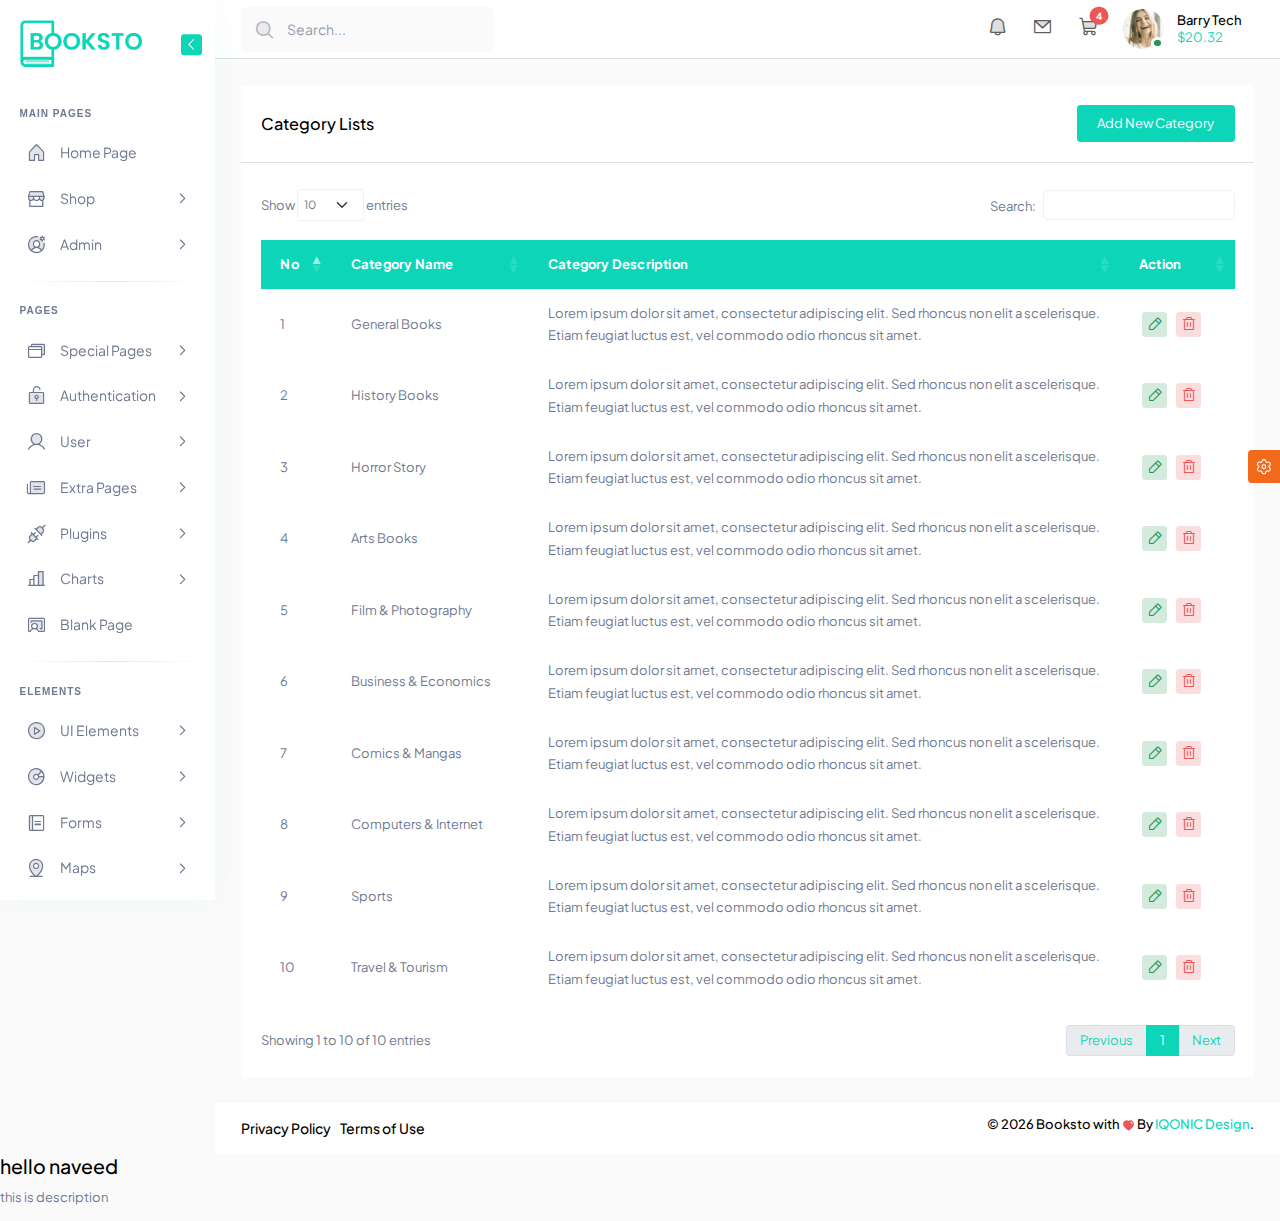
<file: Category Lists/index.html>
<!DOCTYPE html><html lang="en" class="theme-fs-sm" data-bs-theme-color="default" dir="ltr"><head>
    <meta charset="utf-8">
    <meta name="viewport" content="width=device-width, initial-scale=1, shrink-to-fit=no">
    <title data-setting="app_name" data-rightjoin=" Book store management system">Booksto Book store management
        system</title>
    <meta name="description" content="Booksto is a revolutionary Bootstrap Admin Dashboard Template and UI Components Library. The Admin Dashboard Template and UI Component features 8 modules.">
    <meta name="keywords" content="premium, admin, dashboard, template, bootstrap 5, clean ui, Booksto, admin dashboard,responsive dashboard, optimized dashboard,">
    <meta name="author" content="Iqonic Design">
    <meta name="DC.title" content="Booksto Book store management system">

    <script>
        (function () {
            const savedTheme = sessionStorage.getItem('booksto');

            if (savedTheme) {
                const settings = JSON.parse(savedTheme);
                const themeScheme = settings.setting.theme_scheme.value;
                document.documentElement.setAttribute('data-bs-theme', themeScheme);
            }
        })();
    </script>

    <meta name="setting_options" content="{" savelocal":"sessionstorage","storekey":"booksto","setting":{"app_name":{"value":"booksto"},"theme_scheme_direction":{"value":"ltr"},"theme_scheme":{"value":"light"},"theme_color":{"colors":{},"value":"default"},"theme_font_size":{"value":"theme-fs-md"},"page_layout":{"value":"container-fluid"},"sidebar_color":{"value":"sidebar-white"},"sidebar_type":{"value":[]},"sidebar_menu_style":{"value":"text-hover"},"theme_style_appearance":{"value":{"0":"theme-default"}},"theme_transition":{"value":"theme-with-animation"},"header_navbar":{"value":"default"},"header_banner":{"value":"default"},"card_color":{"value":"card-default"},"footer":{"value":"default"},"body_font_family":{"value":null},"heading_font_family":{"value":null}}}"="">
    <!-- Google Font Api KEY-->
    <meta name="google_font_api" content="AIzaSyBG58yNdAjc20_8jAvLNSVi9E4Xhwjau_k">
    <!-- Favicon -->
    <link rel="shortcut icon" href="images/logo-mini.png">
    
    <!-- Library / Plugin Css Build -->
    <link rel="stylesheet" href="css/libs.min.css">
    
    <!-- flaticon css -->
    <link rel="stylesheet" href="css/flaticon.css">
    
    <!-- font-awesome css -->
    <link rel="stylesheet" href="css/font-awesome.min.css">
    
    
    
    
    
    
    
    
    
    <!-- Sweetlaert2 css -->
    <link rel="stylesheet" href="css/sweetalert2.min.css">
    
    
    <!-- booksto Design System Css -->
    <link rel="stylesheet" href="css/booksto.min.css">
    
    <!-- Custom Css -->
    <link rel="stylesheet" href="css/custom.min.css">
    
    <!-- RTL Css -->
    <link rel="stylesheet" href="css/rtl.min.css">
    
    <!-- Customizer Css -->
    <link rel="stylesheet" href="css/customizer.min.css">
    
    <!-- Google Font -->
    <link rel="preconnect" href="https://fonts.googleapis.com">
    <link rel="preconnect" href="https://fonts.gstatic.com" crossorigin="">
    
    
    <link href="https://fonts.googleapis.com/css2?family=Plus+Jakarta+Sans:wght@200;300;400;500;600;700;800&display=swap" rel="stylesheet">
    
    
    <link rel="stylesheet" href="css/remixicon.css">
    
    <link rel="stylesheet" href="css/webfont.css">
    
    <link rel="stylesheet" href="css/ionicons.min.css">
    
    <link rel="stylesheet" href="css/line-awesome.min.css">
    
    <!-- Phosphor icons  -->
    <link rel="stylesheet" href="css/style.css">
    <link rel="stylesheet" href="css/style_2.css">
    <link rel="stylesheet" href="css/style_1.css">
    
</head>

<body class="  ">
    <!-- loader Start -->
    <div id="loading">
        <div class="loader simple-loader">
            <div class="loader-body">
                <img src="images/loader.gif" alt="loader" class="light-loader img-fluid " width="200">
            </div>
        </div>    </div>
    <!-- loader END -->
    <aside class="sidebar sidebar-base " id="first-tour" data-toggle="main-sidebar" data-sidebar="responsive">
        <div class="sidebar-header d-flex align-items-center justify-content-start position-relative">
            <a href="../index.html" class="navbar-brand">
                <!--Logo start-->
                <div class="logo-main ">
                
                    <img class="logo-normal img-fluid " src="images/logo.png" height="30" alt="logo">
                    <img class="logo-color img-fluid " src="images/logo-white.png" height="30" alt="logo">
                    <img class="logo-mini img-fluid" src="images/logo-mini.png" alt="logo">
                    <img class="logo-mini-white img-fluid" src="images/logo-mini-white.png" alt="logo">
                
                </div>
                <!--logo End-->        </a>
            <div class="sidebar-toggle" data-toggle="sidebar" data-active="true">
                <i class="icon">
                    <svg class="icon-20 icon-arrow" width="20" viewBox="0 0 24 24" fill="none" xmlns="http://www.w3.org/2000/svg">
                        <path d="M15.5 19L8.5 12L15.5 5" stroke="currentColor" stroke-width="1.5" stroke-linecap="round" stroke-linejoin="round"></path>
                    </svg>
                </i>
            </div>
        </div>
        <div class="sidebar-body pt-0 pb-3 data-scrollbar">
            <div class="sidebar-list">
                <!-- Sidebar Menu Start -->
                <ul class="navbar-nav iq-main-menu" id="sidebar-menu">
                
                    <li class="nav-item static-item">
                        <a class="nav-link static-item disabled" href="#">
                            <span class="default-icon">Main Pages</span>
                            <i class="sidenav-mini-icon">-</i>
                        </a>
                    </li>
                    <li class="nav-item">
                        <a class="nav-link " aria-current="page" href="../index.html">
                            <i class="icon" data-bs-toggle="tooltip" title="Home Page" data-bs-placement="right">
                                <i class="ph-duotone ph-house"></i>
                            </i>
                            <i class="sidenav-mini-icon" data-bs-toggle="tooltip" title="Home Page" data-bs-placement="right">HP</i>
                            <span class="item-name">Home Page</span>
                        </a>
                    </li>
                    <li class="nav-item iq-drop">
                        <a class="nav-link" data-bs-toggle="collapse" href="#store" role="button" aria-expanded="false">
                            <i class="icon" data-bs-toggle="tooltip" title="Store" data-bs-placement="right">
                                <i class="ph-duotone ph-storefront"></i>
                            </i>
                            <span class="item-name">Shop</span>
                            <i class="right-icon">
                                <svg xmlns="http://www.w3.org/2000/svg" width="18" class="icon-18" fill="none" viewBox="0 0 24 24" stroke="currentColor">
                                    <path stroke-linecap="round" stroke-linejoin="round" stroke-width="2" d="M9 5l7 7-7 7"></path>
                                </svg>
                            </i>
                        </a>
                        <ul class="sub-nav collapse" id="store" data-bs-parent="#sidebar-menu">
                            <li class="nav-item">
                                <a class="nav-link " aria-current="page" href="../shop/category-page.html">
                                    <i class="icon" data-bs-toggle="tooltip" title="Category Page" data-bs-placement="right">
                                        <i class="ph-duotone ph-squares-four"></i>
                                    </i>
                                    <i class="sidenav-mini-icon" data-bs-toggle="tooltip" title="Category Page" data-bs-placement="right">CP</i>
                                    <span class="item-name">Category Page</span>
                                </a>
                            </li>
                            <li class="nav-item">
                                <a class="nav-link " aria-current="page" href="../shop/book-page.html">
                                    <i class="icon" data-bs-toggle="tooltip" title="Book Page" data-bs-placement="right">
                                        <i class="ph-duotone ph-book"></i>
                                    </i>
                                    <i class="sidenav-mini-icon" data-bs-toggle="tooltip" title="Book Pages" data-bs-placement="right">BP</i>
                                    <span class="item-name">Book Page</span>
                                </a>
                            </li>
                            <li class="nav-item">
                                <a class="nav-link " aria-current="page" href="../shop/book-pdf.html">
                                    <i class="icon" data-bs-toggle="tooltip" title="Book PDF" data-bs-placement="right">
                                        <i class="ph-duotone ph-file-pdf"></i>
                                    </i>
                                    <i class="sidenav-mini-icon" data-bs-toggle="tooltip" title="Batient PDF" data-bs-placement="right">BP</i>
                                    <span class="item-name">Book PDF</span>
                                </a>
                            </li>
                            <li class="nav-item">
                                <a class="nav-link " aria-current="page" href="../shop/checkout.html">
                                    <i class="icon" data-bs-toggle="tooltip" title="Checkout" data-bs-placement="right">
                                        <i class="ph-duotone ph-shopping-bag"></i>
                                    </i>
                                    <i class="sidenav-mini-icon" data-bs-toggle="tooltip" title="Checkout" data-bs-placement="right">C</i>
                                    <span class="item-name">Checkout</span>
                                </a>
                            </li>
                            <li class="nav-item">
                                <a class="nav-link " aria-current="page" href="../shop/wishlist.html">
                                    <i class="icon" data-bs-toggle="tooltip" title="Wishlist" data-bs-placement="right">
                                        <i class="ph-duotone ph-heart-straight"></i>
                                    </i>
                                    <i class="sidenav-mini-icon" data-bs-toggle="tooltip" title="Wishlist" data-bs-placement="right">W</i>
                                    <span class="item-name">wishlist</span>
                                </a>
                            </li>
                        </ul>
                    </li>
                    <li class="nav-item iq-drop">
                        <a class="nav-link" data-bs-toggle="collapse" href="#Admin" role="button" aria-expanded="false">
                            <i class="icon" data-bs-toggle="tooltip" title="Admin" data-bs-placement="right">
                                <i class="ph-duotone ph-user-circle-gear"></i>
                            </i>
                            <span class="item-name">Admin</span>
                            <i class="right-icon">
                                <svg xmlns="http://www.w3.org/2000/svg" width="18" class="icon-18" fill="none" viewBox="0 0 24 24" stroke="currentColor">
                                    <path stroke-linecap="round" stroke-linejoin="round" stroke-width="2" d="M9 5l7 7-7 7"></path>
                                </svg>
                            </i>
                        </a>
                        <ul class="sub-nav collapse" id="Admin" data-bs-parent="#sidebar-menu">
                            <li class="nav-item">
                                <a class="nav-link " aria-current="page" href="../admin/dashboard.html">
                                    <i class="icon" data-bs-toggle="tooltip" title="Dashboard" data-bs-placement="right">
                                        <i class="ph-duotone ph-gauge"></i>
                                    </i>
                                    <i class="sidenav-mini-icon" data-bs-toggle="tooltip" title="Admin Dashboard" data-bs-placement="right">D</i>
                                    <span class="item-name">Dashboard</span>
                                </a>
                            </li>
                            <li class="nav-item">
                                <a class="nav-link active" aria-current="page" href="../admin/category-list.html">
                                    <i class="icon" data-bs-toggle="tooltip" title="Category List" data-bs-placement="right">
                                        <i class="ph-duotone ph-list-plus"></i>
                                    </i>
                                    <i class="sidenav-mini-icon" data-bs-toggle="tooltip" title="Category List" data-bs-placement="right">CL</i>
                                    <span class="item-name">Category Lists</span>
                                </a>
                            </li>
                            <li class="nav-item">
                                <a class="nav-link " aria-current="page" href="../admin/author.html">
                                    <i class="icon" data-bs-toggle="tooltip" title="Author" data-bs-placement="right">
                                        <i class="ph-duotone ph-identification-badge"></i>
                                    </i>
                                    <i class="sidenav-mini-icon" data-bs-toggle="tooltip" title="Author" data-bs-placement="right">A</i>
                                    <span class="item-name">Author</span>
                                </a>
                            </li>
                            <li class="nav-item">
                                <a class="nav-link " aria-current="page" href="../admin/books.html">
                                    <i class="icon" data-bs-toggle="tooltip" title="Books" data-bs-placement="right">
                                        <i class="ph-duotone ph-book-bookmark"></i>
                                    </i>
                                    <i class="sidenav-mini-icon" data-bs-toggle="tooltip" title="Books" data-bs-placement="right">B</i>
                                    <span class="item-name">Books</span>
                                </a>
                            </li>
                
                        </ul>
                    </li>
                    <li>
                        <hr class="hr-horizontal">
                    </li>
                    <li class="nav-item static-item">
                        <a class="nav-link static-item disabled" href="#">
                            <span class="default-icon">Pages</span>
                            <i class="sidenav-mini-icon">-</i>
                        </a>
                    </li>
                
                    <li class="nav-item iq-drop">
                        <a class="nav-link" data-bs-toggle="collapse" href="#spacialpages" role="button" aria-expanded="false">
                            <i class="icon" data-bs-toggle="tooltip" title="Special pages" data-bs-placement="right">
                                <i class="ph-duotone ph-browsers"></i>
                            </i>
                            <i class="sidenav-mini-icon" data-bs-toggle="tooltip" title="Special Pages" data-bs-placement="right">
                                <i class="ph-duotone ph-poker-chip"></i>
                            </i>
                            <span class="item-name">Special Pages</span>
                            <i class="right-icon">
                                <svg xmlns="http://www.w3.org/2000/svg" width="18" class="icon-18" fill="none" viewBox="0 0 24 24" stroke="currentColor">
                                    <path stroke-linecap="round" stroke-linejoin="round" stroke-width="2" d="M9 5l7 7-7 7"></path>
                                </svg>
                            </i>
                        </a>
                        <ul class="sub-nav collapse" id="spacialpages">
                            <li class="nav-item">
                                <a class="nav-link " aria-current="page" href="../spacial-pages/kanban.html">
                                    <i class="icon" data-bs-toggle="tooltip" title="Kanban" data-bs-placement="right">
                                        <i class="ph-duotone ph-record"></i>
                                    </i>
                                    <i class="sidenav-mini-icon" data-bs-toggle="tooltip" title="Kanban" data-bs-placement="right">K</i>
                                    <span class="item-name">Kanban</span>
                                </a>
                            </li>
                            <li class="nav-item">
                                <a class="nav-link " aria-current="page" href="../spacial-pages/calender.html">
                                    <i class="icon" data-bs-toggle="tooltip" title="Calendar" data-bs-placement="right">
                                        <i class="ph-duotone ph-calendar-blank"></i>
                                    </i>
                                    <i class="sidenav-mini-icon" data-bs-toggle="tooltip" title="Calendar" data-bs-placement="right">C</i>
                                    <span class="item-name">Calendar</span>
                                </a>
                            </li>
                            <li class="nav-item">
                                <a class="nav-link " aria-current="page" href="../spacial-pages/pricing.html">
                                    <i class="icon" data-bs-toggle="tooltip" title="Pricing" data-bs-placement="right">
                                        <i class="ph-duotone ph-tag"></i>
                                    </i>
                                    <i class="sidenav-mini-icon" data-bs-toggle="tooltip" title="Pricing" data-bs-placement="right">P</i>
                                    <span class="item-name">Pricing</span>
                                </a>
                            </li>
                            <li class="nav-item">
                                <a class="nav-link " aria-current="page" href="../spacial-pages/invoice.html">
                                    <i class="icon" data-bs-toggle="tooltip" title="Invoice" data-bs-placement="right">
                                        <i class="ph-duotone ph-chat-centered"></i>
                                    </i>
                                    <i class="sidenav-mini-icon" data-bs-toggle="tooltip" title="Invoice" data-bs-placement="right">I</i>
                                    <span class="item-name">Invoice</span>
                                </a>
                            </li>
                            <li class="nav-item">
                                <a class="nav-link " aria-current="page" href="../spacial-pages/timeline.html">
                                    <i class="icon" data-bs-toggle="tooltip" title="Timneline" data-bs-placement="right">
                                        <i class="ph-duotone ph-clock"></i>
                                    </i>
                                    <i class="sidenav-mini-icon" data-bs-toggle="tooltip" title="Timeline" data-bs-placement="right">T</i>
                                    <span class="item-name">Timeline</span>
                                </a>
                            </li>
                        </ul>
                    </li>
                
                    <li class="nav-item iq-drop">
                        <a class="nav-link" data-bs-toggle="collapse" href="#authentication" role="button" aria-expanded="false">
                            <i class="icon" data-bs-toggle="tooltip" title="Authentication" data-bs-placement="right">
                                <i class="ph-duotone ph-lock-key-open"></i>
                            </i>
                            <i class="sidenav-mini-icon" data-bs-toggle="tooltip" title="Authentication" data-bs-placement="right">
                                <i class="ph-duotone ph-lock-key-open"></i>
                            </i>
                            <span class="item-name">Authentication</span>
                            <i class="right-icon">
                                <svg xmlns="http://www.w3.org/2000/svg" width="18" class="icon-18" fill="none" viewBox="0 0 24 24" stroke="currentColor">
                                    <path stroke-linecap="round" stroke-linejoin="round" stroke-width="2" d="M9 5l7 7-7 7"></path>
                                </svg>
                            </i>
                        </a>
                        <ul class="sub-nav collapse" id="authentication" data-bs-parent="#pages">
                            <li class="nav-item">
                                <a class="nav-link " aria-current="page" href="../auth/sign-in.html">
                                    <i class="icon" data-bs-toggle="tooltip" title="Login" data-bs-placement="right">
                                        <i class="ph-duotone ph-key"></i>
                                    </i>
                                    <i class="sidenav-mini-icon" data-bs-toggle="tooltip" title="Login" data-bs-placement="right">L</i>
                                    <span class="item-name">Login</span>
                                </a>
                            </li>
                            <li class="nav-item">
                                <a class="nav-link " aria-current="page" href="../auth/sign-up.html">
                                    <i class="icon" data-bs-toggle="tooltip" title="Register" data-bs-placement="right">
                                        <i class="ph-duotone ph-key"></i>
                                    </i>
                                    <i class="sidenav-mini-icon" data-bs-toggle="tooltip" title="Register" data-bs-placement="right">R</i>
                                    <span class="item-name">Register</span>
                                </a>
                            </li>
                            <li class="nav-item">
                                <a class="nav-link " aria-current="page" href="../auth/recoverpw.html">
                                    <i class="icon" data-bs-toggle="tooltip" title="Recover Password" data-bs-placement="right">
                                        <i class="ph-duotone ph-voicemail"></i>
                                    </i>
                                    <i class="sidenav-mini-icon" data-bs-toggle="tooltip" title="Recover Password" data-bs-placement="right">RP</i>
                                    <span class="item-name">Recover Password</span>
                                </a>
                            </li>
                            <li class="nav-item">
                                <a class="nav-link " aria-current="page" href="../auth/confirm-mail.html">
                                    <i class="icon" data-bs-toggle="tooltip" title="Confirm Mail" data-bs-placement="right">
                                        <i class="ph-duotone ph-envelope"></i>
                                    </i>
                                    <i class="sidenav-mini-icon" data-bs-toggle="tooltip" title="Confirm Mail" data-bs-placement="right">CM</i>
                                    <span class="item-name">Confirm Mail</span>
                                </a>
                            </li>
                            <li class="nav-item">
                                <a class="nav-link " aria-current="page" href="../auth/lock-screen.html">
                                    <i class="icon" data-bs-toggle="tooltip" title="Lock Screen" data-bs-placement="right">
                                        <i class="ph-duotone ph-lock"></i>
                                    </i>
                                    <i class="sidenav-mini-icon" data-bs-toggle="tooltip" title="Lock Screen" data-bs-placement="right">LS</i>
                                    <span class="item-name">Lock Screen</span>
                                </a>
                            </li>
                            <li class="nav-item">
                                <a class="nav-link " aria-current="page" href="../auth/two-factor.html">
                                    <i class="icon" data-bs-toggle="tooltip" title="Two Factor" data-bs-placement="right">
                                        <i class="ph-duotone ph-lock"></i>
                                    </i>
                                    <i class="sidenav-mini-icon" data-bs-toggle="tooltip" title="Two Factor" data-bs-placement="right">TF</i>
                                    <span class="item-name">Two Factor</span>
                                </a>
                            </li>
                            <li class="nav-item">
                                <a class="nav-link " aria-current="page" href="../auth/account-deactivate.html">
                                    <i class="icon" data-bs-toggle="tooltip" title="Account deactivate" data-bs-placement="right">
                                        <i class="ph-duotone ph-lock"></i>
                                    </i>
                                    <i class="sidenav-mini-icon" data-bs-toggle="tooltip" title="Account deactivate" data-bs-placement="right">AD</i>
                                    <span class="item-name">Account deactivate</span>
                                </a>
                            </li>
                        </ul>
                    </li>
                
                    <li class="nav-item iq-drop">
                        <a class="nav-link" data-bs-toggle="collapse" href="#user" role="button" aria-expanded="false">
                            <i class="icon" data-bs-toggle="tooltip" title="User" data-bs-placement="right">
                                <i class="ph-duotone ph-user"></i>
                            </i>
                            <span class="item-name">User</span>
                            <i class="right-icon">
                                <svg xmlns="http://www.w3.org/2000/svg" width="18" class="icon-18" fill="none" viewBox="0 0 24 24" stroke="currentColor">
                                    <path stroke-linecap="round" stroke-linejoin="round" stroke-width="2" d="M9 5l7 7-7 7"></path>
                                </svg>
                            </i>
                        </a>
                        <ul class="sub-nav collapse" id="user" data-bs-parent="#sidebar-menu">
                            <li class="nav-item">
                                <a class="nav-link " aria-current="page" href="../user/user-profile.html">
                                    <i class="icon" data-bs-toggle="tooltip" title="User Profile" data-bs-placement="right">
                                        <i class="ph-duotone ph-identification-card"></i>
                                    </i>
                
                                    <i class="sidenav-mini-icon" data-bs-toggle="tooltip" title="User Profile" data-bs-placement="right">UP</i>
                                    <span class="item-name">User Profile</span>
                                </a>
                            </li>
                            <li class="nav-item">
                                <a class="nav-link " aria-current="page" href="../user/user-edit.html">
                                    <i class="icon" data-bs-toggle="tooltip" title="User Edit" data-bs-placement="right">
                                        <i class="ph-duotone ph-note-pencil"></i>
                                    </i>
                                    <i class="sidenav-mini-icon" data-bs-toggle="tooltip" title="User Edit" data-bs-placement="right">UE</i>
                                    <span class="item-name">User Edit</span>
                                </a>
                            </li>
                            <li class="nav-item">
                                <a class="nav-link " aria-current="page" href="../user/user-add.html">
                                    <i class="icon" data-bs-toggle="tooltip" title="User Add" data-bs-placement="right">
                                        <i class="ph-duotone ph-plus-circle"></i>
                                    </i>
                                    <i class="sidenav-mini-icon" data-bs-toggle="tooltip" title="User Add" data-bs-placement="right">UA</i>
                                    <span class="item-name">User Add</span>
                                </a>
                            </li>
                            <li class="nav-item">
                                <a class="nav-link " aria-current="page" href="../user/user-list.html">
                                    <i class="icon" data-bs-toggle="tooltip" title="User List" data-bs-placement="right">
                                        <i class="ph-duotone ph-rows"></i>
                                    </i>
                                    <i class="sidenav-mini-icon" data-bs-toggle="tooltip" title="User List" data-bs-placement="right">UL</i>
                                    <span class="item-name">User List</span>
                                </a>
                            </li>
                
                        </ul>
                    </li>
                
                    <li class="nav-item iq-drop">
                        <a class="nav-link" data-bs-toggle="collapse" href="#extrapages" role="button" aria-expanded="false">
                            <i class="icon" data-bs-toggle="tooltip" title="Extra Pages" data-bs-placement="right">
                                <i class="ph-duotone ph-newspaper"></i>
                            </i>
                            <i class="sidenav-mini-icon" data-bs-toggle="tooltip" title="Extra Pages" data-bs-placement="right">
                                <i class="ph-duotone ph-newspaper"></i>
                            </i>
                            <span class="item-name">Extra Pages</span>
                            <i class="right-icon">
                                <svg xmlns="http://www.w3.org/2000/svg" width="18" class="icon-18" fill="none" viewBox="0 0 24 24" stroke="currentColor">
                                    <path stroke-linecap="round" stroke-linejoin="round" stroke-width="2" d="M9 5l7 7-7 7"></path>
                                </svg>
                            </i>
                        </a>
                        <ul class="sub-nav collapse" id="extrapages" data-bs-parent="#pages">
                            <li class="nav-item">
                                <a class="nav-link " aria-current="page" href="../extra-pages/errors/error404.html">
                                    <i class="icon" data-bs-toggle="tooltip" title="Error 404" data-bs-placement="right">
                                        <i class="ph-duotone ph-warning-octagon"></i>
                                    </i>
                
                                    <i class="sidenav-mini-icon" data-bs-toggle="tooltip" title="Error 404" data-bs-placement="right">LS</i>
                                    <span class="item-name">Error 404</span>
                                </a>
                            </li>
                            <li class="nav-item">
                                <a class="nav-link " aria-current="page" href="../extra-pages/errors/error500.html">
                                    <i class="icon" data-bs-toggle="tooltip" title="Error 500" data-bs-placement="right">
                                        <i class="ph-duotone ph-warning-octagon"></i>
                                    </i>
                
                                    <i class="sidenav-mini-icon" data-bs-toggle="tooltip" title="Error 500" data-bs-placement="right">LS</i>
                                    <span class="item-name">Error 500</span>
                                </a>
                            </li>
                            <li class="nav-item">
                                <a class="nav-link " aria-current="page" href="../extra-pages/errors/maintenance.html">
                                    <i class="icon" data-bs-toggle="tooltip" title="Maintenance" data-bs-placement="right">
                                        <i class="ph-duotone ph-archive"></i>
                                    </i>
                
                                    <i class="sidenav-mini-icon" data-bs-toggle="tooltip" title="Maintenance" data-bs-placement="right">LS</i>
                                    <span class="item-name">Maintenance</span>
                                </a>
                            </li>
                            <li class="nav-item">
                                <a class="nav-link " aria-current="page" href="../extra-pages/coming-soon.html">
                                    <i class="icon" data-bs-toggle="tooltip" title="Coming Soon" data-bs-placement="right">
                                        <i class="ph-duotone ph-intersect"></i>
                                    </i>
                
                                    <i class="sidenav-mini-icon" data-bs-toggle="tooltip" title="Coming Soon" data-bs-placement="right">CS</i>
                                    <span class="item-name">Coming Soon</span>
                                </a>
                            </li>
                            <li class="nav-item">
                                <a class="nav-link " aria-current="page" href="../extra-pages/faq.html">
                                    <i class="icon" data-bs-toggle="tooltip" title="Faq" data-bs-placement="right">
                                        <i class="ph-duotone ph-compass"></i>
                                    </i>
                
                                    <i class="sidenav-mini-icon" data-bs-toggle="tooltip" title="Faq" data-bs-placement="right">F</i>
                                    <span class="item-name">Faq</span>
                                </a>
                            </li>
                
                        </ul>
                    </li>
                
                    <li class="nav-item iq-drop">
                        <a class="nav-link" data-bs-toggle="collapse" href="#sidebar-plugins" role="button" aria-expanded="">
                            <i class="icon" data-bs-toggle="tooltip" title="Plugins" data-bs-placement="right">
                                <i class="ph-duotone ph-plugs"></i>
                            </i>
                            <span class="item-name">Plugins</span>
                            <i class="right-icon">
                                <svg xmlns="http://www.w3.org/2000/svg" width="18" class="icon-18" fill="none" viewBox="0 0 24 24" stroke="currentColor">
                                    <path stroke-linecap="round" stroke-linejoin="round" stroke-width="2" d="M9 5l7 7-7 7"></path>
                                </svg>
                            </i>
                        </a>
                        <ul class="sub-nav collapse " id="sidebar-plugins" data-bs-parent="#plugins">
                            <li class="nav-item">
                                <a class="nav-link " href="..//plugins/tree-view.html">
                                    <i class="sidenav-mini-icon" data-bs-toggle="tooltip" title="Button Hover" data-bs-placement="right"> TV
                                    </i>
                                    <span class="item-name">Treeview</span>
                                </a>
                            </li>
                            <li class="nav-item">
                                <a class="nav-link " href="..//plugins/choise-js.html">
                                    <i class="sidenav-mini-icon" data-bs-toggle="tooltip" title="Choice JS" data-bs-placement="right"> C
                                    </i>
                                    <span class="item-name">Choice JS</span>
                                </a>
                            </li>
                            <li class="nav-item">
                                <a class="nav-link " href="..//plugins/flatpickr.html">
                                    <i class="sidenav-mini-icon" data-bs-toggle="tooltip" title="Flatpickr" data-bs-placement="right"> F
                                    </i>
                                    <span class="item-name">Flatpickr </span>
                                </a>
                            </li>
                            <li class="nav-item">
                                <a class="nav-link " href="..//plugins/fslightbox.html">
                                    <i class="sidenav-mini-icon" data-bs-toggle="tooltip" title="FSlightbox" data-bs-placement="right">
                                        F </i>
                                    <span class="item-name">FSlightbox </span>
                                </a>
                            </li>
                            <li class="nav-item">
                                <a class="nav-link " href="..//plugins/gallery-hover.html">
                                    <i class="sidenav-mini-icon" data-bs-toggle="tooltip" title="Gallery Hover" data-bs-placement="right"> G
                                    </i>
                                    <span class="item-name">Gallery Hover </span>
                                </a>
                            </li>
                            <li class="nav-item">
                                <a class="nav-link " href="..//plugins/image-croper.html">
                                    <i class="sidenav-mini-icon" data-bs-toggle="tooltip" title="Image Croper" data-bs-placement="right"> I
                                    </i>
                                    <span class="item-name">Image Croper </span>
                                </a>
                            </li>
                            <li class="nav-item">
                                <a class="nav-link " href="..//plugins/rating.html">
                                    <i class="sidenav-mini-icon" data-bs-toggle="tooltip" title="Rating" data-bs-placement="right"> R
                                    </i>
                                    <span class="item-name">Rating</span>
                                </a>
                            </li>
                            <li class="nav-item">
                                <a class="nav-link " href="..//plugins/select2.html">
                                    <i class="sidenav-mini-icon" data-bs-toggle="tooltip" title="Select2" data-bs-placement="right"> S
                                    </i>
                                    <span class="item-name">Select2 </span>
                                </a>
                            </li>
                            <li class="nav-item">
                                <a class="nav-link " href="..//plugins/sweet-alert.html">
                                    <i class="sidenav-mini-icon" data-bs-toggle="tooltip" title="Sweet Alert" data-bs-placement="right">
                                        S </i>
                                    <span class="item-name">Sweet Alert</span>
                                </a>
                            </li>
                            <li class="nav-item">
                                <a class="nav-link " href="..//plugins/quill-editor.html">
                                    <i class="sidenav-mini-icon" data-bs-toggle="tooltip" title="quill-editor" data-bs-placement="right"> T
                                    </i>
                                    <span class="item-name">Quill</span>
                                </a>
                            </li>
                            <li class="nav-item">
                                <a class="nav-link " href="..//plugins/uppy.html">
                                    <i class="sidenav-mini-icon" data-bs-toggle="tooltip" title="Uppy" data-bs-placement="right"> U </i>
                                    <span class="item-name">Uppy</span>
                                </a>
                            </li>
                        </ul>
                    </li>
                    <li class="nav-item iq-drop">
                        <a class="nav-link" data-bs-toggle="collapse" href="#charts" role="button" aria-expanded="false">
                            <i class="icon" data-bs-toggle="tooltip" title="Charts" data-bs-placement="right">
                                <i class="ph-duotone ph-chart-bar"></i>
                            </i>
                            <i class="sidenav-mini-icon" data-bs-toggle="tooltip" title="Charts" data-bs-placement="right">
                                <i class="ph-duotone ph-chart-bar"></i>
                            </i>
                            <span class="item-name">Charts</span>
                            <i class="right-icon">
                                <svg xmlns="http://www.w3.org/2000/svg" width="18" class="icon-18" fill="none" viewBox="0 0 24 24" stroke="currentColor">
                                    <path stroke-linecap="round" stroke-linejoin="round" stroke-width="2" d="M9 5l7 7-7 7"></path>
                                </svg>
                            </i>
                        </a>
                        <ul class="sub-nav collapse" id="charts" data-bs-parent="#uielement">
                            <li class="nav-item">
                                <a class="nav-link " aria-current="page" href="../charts/morris-chart.html">
                                    <i class="icon" data-bs-toggle="tooltip" title="Morris Chart" data-bs-placement="right">
                                        <i class="ph-duotone ph-file-text"></i>
                                    </i>
                
                                    <i class="sidenav-mini-icon" data-bs-toggle="tooltip" title="Morris Chart" data-bs-placement="right">MC</i>
                                    <span class="item-name">Morris Chart</span>
                                </a>
                            </li>
                            <li class="nav-item">
                                <a class="nav-link " aria-current="page" href="../charts/high-chart.html">
                                    <i class="icon" data-bs-toggle="tooltip" title="High Charts" data-bs-placement="right">
                                        <i class="ph-duotone ph-chart-line"></i>
                                    </i>
                
                                    <i class="sidenav-mini-icon" data-bs-toggle="tooltip" title="High Charts" data-bs-placement="right">HC</i>
                                    <span class="item-name">High Charts</span>
                                </a>
                            </li>
                            <li class="nav-item">
                                <a class="nav-link " aria-current="page" href="../charts/am-chart.html">
                                    <i class="icon" data-bs-toggle="tooltip" title="Am Charts" data-bs-placement="right">
                                        <i class="ph-duotone ph-chart-line-up"></i>
                                    </i>
                
                                    <i class="sidenav-mini-icon" data-bs-toggle="tooltip" title="Am Charts" data-bs-placement="right">AM</i>
                                    <span class="item-name">Am Charts</span>
                                </a>
                            </li>
                            <li class="nav-item">
                                <a class="nav-link " aria-current="page" href="../charts/apex-chart.html">
                                    <i class="icon" data-bs-toggle="tooltip" title="Apex Chart" data-bs-placement="right">
                                        <i class="ph-duotone ph-file-x"></i>
                                    </i>
                
                                    <i class="sidenav-mini-icon" data-bs-toggle="tooltip" title="Apex Chart" data-bs-placement="right">AC</i>
                                    <span class="item-name">Apex Chart</span>
                                </a>
                            </li>
                
                        </ul>
                    </li>
                
                    <li class="nav-item">
                        <a class="nav-link " aria-current="page" href="../extra-pages/blank-page.html">
                            <i class="icon" data-bs-toggle="tooltip" title="Blank Page" data-bs-placement="right">
                                <i class="ph-duotone ph-chalkboard-teacher"></i>
                            </i>
                
                            <i class="sidenav-mini-icon" data-bs-toggle="tooltip" title="Blank Page" data-bs-placement="right">LS</i>
                            <span class="item-name">Blank Page</span>
                        </a>
                    </li>
                
                    <li>
                        <hr class="hr-horizontal">
                    </li>
                
                    <li class="nav-item static-item">
                        <a class="nav-link static-item disabled" href="#">
                            <span class="default-icon">Elements</span>
                            <i class="sidenav-mini-icon">-</i>
                        </a>
                    </li>
                
                    <li class="nav-item iq-drop">
                        <a class="nav-link" data-bs-toggle="collapse" href="#uikit" role="button" aria-expanded="false">
                            <i class="icon" data-bs-toggle="tooltip" title="UI Elements" data-bs-placement="right">
                                <i class="ph-duotone ph-play-circle"></i>
                            </i>
                            <i class="sidenav-mini-icon" data-bs-toggle="tooltip" title="Ui Kit" data-bs-placement="right">
                                <i class="ri ri-play-circle-line"></i>
                            </i>
                            <span class="item-name">UI Elements</span>
                            <i class="right-icon">
                                <svg xmlns="http://www.w3.org/2000/svg" width="18" class="icon-18" fill="none" viewBox="0 0 24 24" stroke="currentColor">
                                    <path stroke-linecap="round" stroke-linejoin="round" stroke-width="2" d="M9 5l7 7-7 7"></path>
                                </svg>
                            </i>
                        </a>
                        <ul class="sub-nav collapse" id="uikit" data-bs-parent="#uielement">
                            <li class="nav-item">
                                <a class="nav-link " aria-current="page" href="../ui-elements/ui-color.html">
                                    <i class="icon" data-bs-toggle="tooltip" title="Colors" data-bs-placement="right">
                                        <i class="ph-duotone ph-palette"></i>
                                    </i>
                
                                    <i class="sidenav-mini-icon" data-bs-toggle="tooltip" title="Colors" data-bs-placement="right">C</i>
                                    <span class="item-name">colors</span>
                                </a>
                            </li>
                            <li class="nav-item">
                                <a class="nav-link " aria-current="page" href="../ui-elements/typography.html">
                                    <i class="icon" data-bs-toggle="tooltip" title="Typography" data-bs-placement="right">
                                        <i class="ph-duotone ph-keyboard"></i>
                                    </i>
                
                                    <i class="sidenav-mini-icon" data-bs-toggle="tooltip" title="Typography" data-bs-placement="right">T</i>
                                    <span class="item-name">Typography</span>
                                </a>
                            </li>
                            <li class="nav-item">
                                <a class="nav-link " aria-current="page" href="../ui-elements/alerts.html">
                                    <i class="icon" data-bs-toggle="tooltip" title="Alerts" data-bs-placement="right">
                                        <i class="ph-duotone ph-tag"></i>
                                    </i>
                
                                    <i class="sidenav-mini-icon" data-bs-toggle="tooltip" title="Alerts" data-bs-placement="right">A</i>
                                    <span class="item-name">Alerts</span>
                                </a>
                            </li>
                            <li class="nav-item">
                                <a class="nav-link " aria-current="page" href="../ui-elements/badges.html">
                                    <i class="icon" data-bs-toggle="tooltip" title="Badges" data-bs-placement="right">
                                        <i class="ph-duotone ph-shield-check"></i>
                                    </i>
                
                                    <i class="sidenav-mini-icon" data-bs-toggle="tooltip" title="Badges" data-bs-placement="right">B</i>
                                    <span class="item-name">Badges</span>
                                </a>
                            </li>
                            <li class="nav-item">
                                <a class="nav-link " aria-current="page" href="../ui-elements/breadcrumb.html">
                                    <i class="icon" data-bs-toggle="tooltip" title="Breadcrumb" data-bs-placement="right">
                                        <i class="ph-duotone ph-list"></i>
                                    </i>
                
                                    <i class="sidenav-mini-icon" data-bs-toggle="tooltip" title="Breadcrumb" data-bs-placement="right">B</i>
                                    <span class="item-name">Breadcrumb</span>
                                </a>
                            </li>
                            <li class="nav-item">
                                <a class="nav-link " aria-current="page" href="../ui-elements/buttons.html">
                                    <i class="icon" data-bs-toggle="tooltip" title="Buttons" data-bs-placement="right">
                                        <i class="ph-duotone ph-device-tablet-camera"></i>
                                    </i>
                
                                    <i class="sidenav-mini-icon" data-bs-toggle="tooltip" title="Buttons" data-bs-placement="right">B</i>
                                    <span class="item-name">Buttons</span>
                                </a>
                            </li>
                            <li class="nav-item">
                                <a class="nav-link " aria-current="page" href="../ui-elements/cards.html">
                                    <i class="icon" data-bs-toggle="tooltip" title="Cards" data-bs-placement="right">
                                        <i class="ph-duotone ph-credit-card"></i>
                                    </i>
                
                                    <i class="sidenav-mini-icon" data-bs-toggle="tooltip" title="Cards" data-bs-placement="right">C</i>
                                    <span class="item-name">Cards</span>
                                </a>
                            </li>
                            <li class="nav-item">
                                <a class="nav-link " aria-current="page" href="../ui-elements/carousel.html">
                                    <i class="icon" data-bs-toggle="tooltip" title="Carousel" data-bs-placement="right">
                                        <i class="ph-duotone ph-film-strip"></i>
                                    </i>
                
                                    <i class="sidenav-mini-icon" data-bs-toggle="tooltip" title="Carousel" data-bs-placement="right">C</i>
                                    <span class="item-name">Carousel</span>
                                </a>
                            </li>
                            <li class="nav-item">
                                <a class="nav-link " aria-current="page" href="../ui-elements/video.html">
                                    <i class="icon" data-bs-toggle="tooltip" title="Video" data-bs-placement="right">
                                        <i class="ph-duotone ph-video-camera"></i>
                                    </i>
                
                                    <i class="sidenav-mini-icon" data-bs-toggle="tooltip" title="Video" data-bs-placement="right">V</i>
                                    <span class="item-name">Video</span>
                                </a>
                            </li>
                            <li class="nav-item">
                                <a class="nav-link " aria-current="page" href="../ui-elements/grid.html">
                                    <i class="icon" data-bs-toggle="tooltip" title="Grid" data-bs-placement="right">
                                        <i class="ph-duotone ph-grid-four"></i>
                                    </i>
                
                                    <i class="sidenav-mini-icon" data-bs-toggle="tooltip" title="Grid" data-bs-placement="right">G</i>
                                    <span class="item-name">Grid</span>
                                </a>
                            </li>
                            <li class="nav-item">
                                <a class="nav-link " aria-current="page" href="../ui-elements/images.html">
                                    <i class="icon" data-bs-toggle="tooltip" title="Images" data-bs-placement="right">
                                        <i class="ph-duotone ph-image"></i>
                                    </i>
                
                                    <i class="sidenav-mini-icon" data-bs-toggle="tooltip" title="Images" data-bs-placement="right">I</i>
                                    <span class="item-name">Images</span>
                                </a>
                            </li>
                            <li class="nav-item">
                                <a class="nav-link " aria-current="page" href="../ui-elements/list-group.html">
                                    <i class="icon" data-bs-toggle="tooltip" title="List Group" data-bs-placement="right">
                                        <i class="ph-duotone ph-list-dashes"></i>
                                    </i>
                
                                    <i class="sidenav-mini-icon" data-bs-toggle="tooltip" title="List Group" data-bs-placement="right">LG</i>
                                    <span class="item-name">list Group</span>
                                </a>
                            </li>
                            <li class="nav-item">
                                <a class="nav-link " aria-current="page" href="../ui-elements/media.html">
                                    <i class="icon" data-bs-toggle="tooltip" title="Media" data-bs-placement="right">
                                        <i class="ph-duotone ph-airplay"></i>
                                    </i>
                
                                    <i class="sidenav-mini-icon" data-bs-toggle="tooltip" title="Media" data-bs-placement="right">M</i>
                                    <span class="item-name">Media</span>
                                </a>
                            </li>
                            <li class="nav-item">
                                <a class="nav-link " aria-current="page" href="../ui-elements/modal.html">
                                    <i class="icon" data-bs-toggle="tooltip" title="Modal" data-bs-placement="right">
                                        <i class="ph-duotone ph-square-half"></i>
                                    </i>
                
                                    <i class="sidenav-mini-icon" data-bs-toggle="tooltip" title="Modal" data-bs-placement="right">M</i>
                                    <span class="item-name">Modal</span>
                                </a>
                            </li>
                            <li class="nav-item">
                                <a class="nav-link " aria-current="page" href="../ui-elements/notifications.html">
                                    <i class="icon" data-bs-toggle="tooltip" title="Notifications" data-bs-placement="right">
                                        <i class="ph-duotone ph-bell"></i>
                                    </i>
                
                                    <i class="sidenav-mini-icon" data-bs-toggle="tooltip" title="Notifications" data-bs-placement="right">N</i>
                                    <span class="item-name">Notifications</span>
                                </a>
                            </li>
                            <li class="nav-item">
                                <a class="nav-link " aria-current="page" href="../ui-elements/pagination.html">
                                    <i class="icon" data-bs-toggle="tooltip" title="Pagination" data-bs-placement="right">
                                        <i class="ph-duotone ph-dots-three"></i>
                                    </i>
                
                                    <i class="sidenav-mini-icon" data-bs-toggle="tooltip" title="Pagination" data-bs-placement="right">P</i>
                                    <span class="item-name">Pagination</span>
                                </a>
                            </li>
                            <li class="nav-item">
                                <a class="nav-link " aria-current="page" href="../ui-elements/popovers.html">
                                    <i class="icon" data-bs-toggle="tooltip" title="Popovers" data-bs-placement="right">
                                        <i class="ph-duotone ph-eraser"></i>
                                    </i>
                
                                    <i class="sidenav-mini-icon" data-bs-toggle="tooltip" title="Popovers" data-bs-placement="right">N</i>
                                    <span class="item-name">Popovers</span>
                                </a>
                            </li>
                            <li class="nav-item">
                                <a class="nav-link " aria-current="page" href="../ui-elements/progressbars.html">
                                    <i class="icon" data-bs-toggle="tooltip" title="Progressbar" data-bs-placement="right">
                                        <i class="ph-duotone ph-hard-drives"></i>
                                    </i>
                
                                    <i class="sidenav-mini-icon" data-bs-toggle="tooltip" title="Progressbar" data-bs-placement="right">P</i>
                                    <span class="item-name">Progressbars</span>
                                </a>
                            </li>
                            <li class="nav-item">
                                <a class="nav-link " aria-current="page" href="../ui-elements/tabs.html">
                                    <i class="icon" data-bs-toggle="tooltip" title="Tabs" data-bs-placement="right">
                                        <i class="ph-duotone ph-database"></i>
                                    </i>
                
                                    <i class="sidenav-mini-icon" data-bs-toggle="tooltip" title="Tabs" data-bs-placement="right">T</i>
                                    <span class="item-name">Tabs</span>
                                </a>
                            </li>
                            <li class="nav-item">
                                <a class="nav-link " aria-current="page" href="../ui-elements/tooltips.html">
                                    <i class="icon" data-bs-toggle="tooltip" title="Tooltips" data-bs-placement="right">
                                        <i class="ph-duotone ph-magnet"></i>
                                    </i>
                
                                    <i class="sidenav-mini-icon" data-bs-toggle="tooltip" title="Tooltips" data-bs-placement="right">T</i>
                                    <span class="item-name">Tooltips</span>
                                </a>
                            </li>
                
                        </ul>
                    </li>
                
                    <li class="nav-item iq-drop">
                        <a class="nav-link" data-bs-toggle="collapse" href="#widgets" role="button" aria-expanded="false">
                            <i class="icon" data-bs-toggle="tooltip" title="Widgets" data-bs-placement="right">
                                <i class="ph-duotone ph-disc"></i>
                            </i>
                            <i class="sidenav-mini-icon" data-bs-toggle="tooltip" title="Widgets" data-bs-placement="right">
                                <i class="las la-record-vinyl"></i>
                            </i>
                            <span class="item-name">Widgets</span>
                            <i class="right-icon">
                                <svg xmlns="http://www.w3.org/2000/svg" width="18" class="icon-18" fill="none" viewBox="0 0 24 24" stroke="currentColor">
                                    <path stroke-linecap="round" stroke-linejoin="round" stroke-width="2" d="M9 5l7 7-7 7"></path>
                                </svg>
                            </i>
                        </a>
                        <ul class="sub-nav collapse" id="widgets">
                            <li class="nav-item">
                                <a class="nav-link " aria-current="page" href="../widgets/widgets-basic.html">
                                    <i class="icon" data-bs-toggle="tooltip" title="Widgets Basic" data-bs-placement="right">
                                        <i class="ph-duotone ph-disc"></i>
                                    </i>
                
                                    <i class="sidenav-mini-icon" data-bs-toggle="tooltip" title="Widgets Basic" data-bs-placement="right">WB</i>
                                    <span class="item-name">Widgets Basic</span>
                                </a>
                            </li>
                            <li class="nav-item">
                                <a class="nav-link " aria-current="page" href="../widgets/widgets-chart.html">
                                    <i class="icon" data-bs-toggle="tooltip" title="Widgets Chart" data-bs-placement="right">
                                        <i class="ph-duotone ph-disc"></i>
                                    </i>
                
                                    <i class="sidenav-mini-icon" data-bs-toggle="tooltip" title="Widgets Chart" data-bs-placement="right">WC</i>
                                    <span class="item-name">Widgets Chart</span>
                                </a>
                            </li>
                            <li class="nav-item">
                                <a class="nav-link " aria-current="page" href="../widgets/widgets-card.html">
                                    <i class="icon" data-bs-toggle="tooltip" title="Widgets Card" data-bs-placement="right">
                                        <i class="ph-duotone ph-disc"></i>
                                    </i>
                
                                    <i class="sidenav-mini-icon" data-bs-toggle="tooltip" title="Widgets Card" data-bs-placement="right">WC</i>
                                    <span class="item-name">Widgets Card</span>
                                </a>
                            </li>
                        </ul>
                
                    </li>
                
                    <li class="nav-item iq-drop">
                        <a class="nav-link" data-bs-toggle="collapse" href="#forms" role="button" aria-expanded="false">
                            <i class="icon" data-bs-toggle="tooltip" title="Forms" data-bs-placement="right">
                                <i class="ph-duotone ph-notebook"></i>
                            </i>
                            <i class="sidenav-mini-icon" data-bs-toggle="tooltip" title="Forms" data-bs-placement="right">
                                <i class="la la-wpforms"></i>
                            </i>
                            <span class="item-name">Forms</span>
                            <i class="right-icon">
                                <svg xmlns="http://www.w3.org/2000/svg" width="18" class="icon-18" fill="none" viewBox="0 0 24 24" stroke="currentColor">
                                    <path stroke-linecap="round" stroke-linejoin="round" stroke-width="2" d="M9 5l7 7-7 7"></path>
                                </svg>
                            </i>
                        </a>
                        <ul class="sub-nav collapse" id="forms" data-bs-parent="#uielement">
                            <li class="nav-item">
                                <a class="nav-link " aria-current="page" href="../form/form-element.html">
                                    <i class="icon" data-bs-toggle="tooltip" title="Form Elements" data-bs-placement="right">
                                        <i class="ph-duotone ph-book"></i>
                                    </i>
                
                                    <i class="sidenav-mini-icon" data-bs-toggle="tooltip" title="Form Elements" data-bs-placement="right">FE</i>
                                    <span class="item-name">Form Elements</span>
                                </a>
                            </li>
                            <li class="nav-item">
                                <a class="nav-link " aria-current="page" href="../form/form-validation.html">
                                    <i class="icon" data-bs-toggle="tooltip" title="Form Validation" data-bs-placement="right">
                                        <i class="ph-duotone ph-pen-nib"></i>
                                    </i>
                
                                    <i class="sidenav-mini-icon" data-bs-toggle="tooltip" title="Form Validation" data-bs-placement="right">FE</i>
                                    <span class="item-name">Form Validation</span>
                                </a>
                            </li>
                            <li class="nav-item">
                                <a class="nav-link " aria-current="page" href="../form/form-switch.html">
                                    <i class="icon" data-bs-toggle="tooltip" title="Form Switch" data-bs-placement="right">
                                        <i class="ph-duotone ph-toggle-left"></i>
                                    </i>
                
                                    <i class="sidenav-mini-icon" data-bs-toggle="tooltip" title="Form Switch" data-bs-placement="right">FS</i>
                                    <span class="item-name">Form Switch</span>
                                </a>
                            </li>
                            <li class="nav-item">
                                <a class="nav-link " aria-current="page" href="../form/form-checkbox.html">
                                    <i class="icon" data-bs-toggle="tooltip" title="Form Checkbox" data-bs-placement="right">
                                        <i class="ph-duotone ph-check-square-offset"></i>
                                    </i>
                
                                    <i class="sidenav-mini-icon" data-bs-toggle="tooltip" title="Form Checkboxs" data-bs-placement="right">FC</i>
                                    <span class="item-name">Form Checkbox</span>
                                </a>
                            </li>
                            <li class="nav-item">
                                <a class="nav-link " aria-current="page" href="../form/form-radio.html">
                                    <i class="icon" data-bs-toggle="tooltip" title="Form Radio" data-bs-placement="right">
                                        <i class="ph-duotone ph-radio-button"></i>
                                    </i>
                
                                    <i class="sidenav-mini-icon" data-bs-toggle="tooltip" title="Form Radio" data-bs-placement="right">FR</i>
                                    <span class="item-name">Form Radio</span>
                                </a>
                            </li>
                            <li class="nav-item">
                                <a class="nav-link " aria-current="page" href="../form-wizard/simple-wizard.html">
                                    <i class="icon" data-bs-toggle="tooltip" title="Simple Wizard" data-bs-placement="right">
                                        <i class="ph-duotone ph-arrow-arc-right"></i>
                                    </i>
                
                                    <i class="sidenav-mini-icon" data-bs-toggle="tooltip" title="Simple Wizard" data-bs-placement="right">SM</i>
                                    <span class="item-name">Simple Wizard</span>
                                </a>
                            </li>
                            <li class="nav-item">
                                <a class="nav-link " aria-current="page" href="../form-wizard/validate-wizard.html">
                                    <i class="icon" data-bs-toggle="tooltip" title="Validate Wizard" data-bs-placement="right">
                                        <i class="ph-duotone ph-arrow-bend-right-down"></i>
                                    </i>
                
                                    <i class="sidenav-mini-icon" data-bs-toggle="tooltip" title="Validate Wizard" data-bs-placement="right">VW</i>
                                    <span class="item-name">Validate Wizard</span>
                                </a>
                            </li>
                            <li class="nav-item">
                                <a class="nav-link " aria-current="page" href="../form-wizard/vertical-wizard.html">
                                    <i class="icon" data-bs-toggle="tooltip" title="Vertical Wizard" data-bs-placement="right">
                                        <i class="ph-duotone ph-arrow-bend-left-up"></i>
                                    </i>
                
                                    <i class="sidenav-mini-icon" data-bs-toggle="tooltip" title="Vertical Wizard" data-bs-placement="right">VW</i>
                                    <span class="item-name">Vertical Wizard</span>
                                </a>
                            </li>
                        </ul>
                    </li>
                
                    <li class="nav-item iq-drop">
                        <a class="nav-link" data-bs-toggle="collapse" href="#sidebar-maps" role="button" aria-expanded="">
                            <i class="icon" data-bs-toggle="tooltip" title="Maps" data-bs-placement="right">
                                <i class="ph-duotone ph-map-pin-line"></i>
                            </i>
                            <span class="item-name">Maps</span>
                            <i class="right-icon">
                                <svg xmlns="http://www.w3.org/2000/svg" width="18" class="icon-18" fill="none" viewBox="0 0 24 24" stroke="currentColor">
                                    <path stroke-linecap="round" stroke-linejoin="round" stroke-width="2" d="M9 5l7 7-7 7"></path>
                                </svg>
                            </i>
                        </a>
                        <ul class="sub-nav collapse " id="sidebar-maps" data-bs-parent="#sidebar-menu">
                            <li class="nav-item">
                                <a class="nav-link " href="../maps/google.html">
                                    <i class="icon" data-bs-toggle="tooltip" title="Google" data-bs-placement="right">
                                        <i class="ph-duotone ph-globe-hemisphere-east"></i>
                                    </i>
                                    <i class="sidenav-mini-icon" data-bs-toggle="tooltip" title="Google" data-bs-placement="right"> G
                                    </i>
                                    <span class="item-name">Google</span>
                                </a>
                            </li>
                            <li class="nav-item">
                                <a class="nav-link " href="../maps/vector.html">
                                    <i class="icon" data-bs-toggle="tooltip" title="Google" data-bs-placement="right">
                                        <i class="ph-duotone ph-globe-hemisphere-west"></i>
                                    </i>
                                    <i class="sidenav-mini-icon" data-bs-toggle="tooltip" title="Vector" data-bs-placement="right"> V
                                    </i>
                                    <span class="item-name">Vector</span>
                                </a>
                            </li>
                        </ul>
                    </li>
                
                    <li class="nav-item iq-drop">
                        <a class="nav-link" data-bs-toggle="collapse" href="#table" role="button" aria-expanded="false">
                            <i class="icon" data-bs-toggle="tooltip" title="Table" data-bs-placement="right">
                                <i class="ph-duotone ph-table"></i>
                            </i>
                            <i class="sidenav-mini-icon" data-bs-toggle="tooltip" title="Table" data-bs-placement="right">
                                <i class="ph-duotone ph-table"></i>
                            </i>
                            <span class="item-name">Table</span>
                            <i class="right-icon">
                                <svg xmlns="http://www.w3.org/2000/svg" width="18" class="icon-18" fill="none" viewBox="0 0 24 24" stroke="currentColor">
                                    <path stroke-linecap="round" stroke-linejoin="round" stroke-width="2" d="M9 5l7 7-7 7"></path>
                                </svg>
                            </i>
                        </a>
                        <ul class="sub-nav collapse" id="table" data-bs-parent="#uielement">
                            <li class="nav-item">
                                <a class="nav-link " aria-current="page" href="../table/basic-table.html">
                                    <i class="icon" data-bs-toggle="tooltip" title="Basic Table" data-bs-placement="right">
                                        <i class="ph-duotone ph-grid-four"></i>
                                    </i>
                
                                    <i class="sidenav-mini-icon" data-bs-toggle="tooltip" title="Basic Table" data-bs-placement="right">BT</i>
                                    <span class="item-name">Basic Tables</span>
                                </a>
                            </li>
                            <li class="nav-item">
                                <a class="nav-link " aria-current="page" href="../table/table-data.html">
                                    <i class="icon" data-bs-toggle="tooltip" title="Data Table" data-bs-placement="right">
                                        <i class="ph-duotone ph-buildings"></i>
                                    </i>
                
                                    <i class="sidenav-mini-icon" data-bs-toggle="tooltip" title="Data Table" data-bs-placement="right">DT</i>
                                    <span class="item-name">Data Table</span>
                                </a>
                            </li>
                            <li class="nav-item">
                                <a class="nav-link " aria-current="page" href="../table/edit-table.html">
                                    <i class="icon" data-bs-toggle="tooltip" title="Editable Table" data-bs-placement="right">
                                        <i class="ph-duotone ph-credit-card"></i>
                                    </i>
                
                                    <i class="sidenav-mini-icon" data-bs-toggle="tooltip" title="Editable Table" data-bs-placement="right">VW</i>
                                    <span class="item-name">Editable Table</span>
                                </a>
                            </li>
                
                        </ul>
                    </li>
                
                    <li class="nav-item iq-drop">
                        <a class="nav-link" data-bs-toggle="collapse" href="#icons" role="button" aria-expanded="false">
                            <i class="icon" data-bs-toggle="tooltip" title="Icons" data-bs-placement="right">
                                <i class="ph-duotone ph-circles-three-plus"></i>
                            </i>
                            <i class="sidenav-mini-icon" data-bs-toggle="tooltip" title="Icons" data-bs-placement="right">
                                <i class="ph-duotone ph-circles-three-plus"></i>
                            </i>
                            <span class="item-name">Icons</span>
                            <i class="right-icon">
                                <svg xmlns="http://www.w3.org/2000/svg" width="18" class="icon-18" fill="none" viewBox="0 0 24 24" stroke="currentColor">
                                    <path stroke-linecap="round" stroke-linejoin="round" stroke-width="2" d="M9 5l7 7-7 7"></path>
                                </svg>
                            </i>
                        </a>
                        <ul class="sub-nav collapse" id="icons" data-bs-parent="#uielement">
                            <li class="nav-item">
                                <a class="nav-link " aria-current="page" href="../icons/dripicons.html">
                                    <i class="icon" data-bs-toggle="tooltip" title="Dripicons" data-bs-placement="right">
                                        <i class="ph-duotone ph-stack"></i>
                                    </i>
                
                                    <i class="sidenav-mini-icon" data-bs-toggle="tooltip" title="Dripicons" data-bs-placement="right">D</i>
                                    <span class="item-name">Dripicons</span>
                                </a>
                            </li>
                            <li class="nav-item">
                                <a class="nav-link " aria-current="page" href="../icons/font-awesome.html">
                                    <i class="icon" data-bs-toggle="tooltip" title="Font Awesome 5" data-bs-placement="right">
                                        <i class="ph-duotone ph-facebook-logo"></i>
                                    </i>
                
                                    <i class="sidenav-mini-icon" data-bs-toggle="tooltip" title="Font Awesome 5" data-bs-placement="right">FA</i>
                                    <span class="item-name">Font Awesome 5</span>
                                </a>
                            </li>
                            <li class="nav-item">
                                <a class="nav-link " aria-current="page" href="../icons/line-awesome.html">
                                    <i class="icon" data-bs-toggle="tooltip" title="Line Awesome" data-bs-placement="right">
                                        <i class="ph-duotone ph-lamp"></i>
                                    </i>
                
                                    <i class="sidenav-mini-icon" data-bs-toggle="tooltip" title="Line Awesome" data-bs-placement="right">FA</i>
                                    <span class="item-name">Line Awesome</span>
                                </a>
                            </li>
                            <li class="nav-item">
                                <a class="nav-link " aria-current="page" href="../icons/remixicon.html">
                                    <i class="icon" data-bs-toggle="tooltip" title="Remixicon" data-bs-placement="right">
                                        <i class="ph-duotone ph-note-pencil"></i>
                                    </i>
                
                                    <i class="sidenav-mini-icon" data-bs-toggle="tooltip" title="Remixicon" data-bs-placement="right">R</i>
                                    <span class="item-name">Remixicon</span>
                                </a>
                            </li>
                            <li class="nav-item">
                                <a class="nav-link " aria-current="page" href="../icons/unicons.html">
                                    <i class="icon" data-bs-toggle="tooltip" title="Unicons" data-bs-placement="right">
                                        <i class="ph-duotone ph-text-underline"></i>
                                    </i>
                
                                    <i class="sidenav-mini-icon" data-bs-toggle="tooltip" title="Unicons" data-bs-placement="right">U</i>
                                    <span class="item-name">Unicons</span>
                                </a>
                            </li>
                            <li class="nav-item">
                                <a class="nav-link " aria-current="page" href="../icons/ph-duotone.html">
                                    <i class="icon" data-bs-toggle="tooltip" title="ph-duotone" data-bs-placement="right">
                                        <i class="ph-duotone ph-currency-rub"></i>
                                    </i>
                
                                    <i class="sidenav-mini-icon" data-bs-toggle="tooltip" title="ph-duotone" data-bs-placement="right">U</i>
                                    <span class="item-name">ph-duotone</span>
                                </a>
                            </li>
                
                        </ul>
                    </li>
                
                    <li class="nav-item iq-drop">
                        <a class="nav-link" data-bs-toggle="collapse" href="#menulevel" role="button" aria-expanded="false">
                            <i class="icon" data-bs-toggle="tooltip" title="Menu Level" data-bs-placement="right">
                                <i class="ph-duotone ph-text-indent"></i>
                            </i>
                            <i class="sidenav-mini-icon" data-bs-toggle="tooltip" title="Menu Level" data-bs-placement="right">
                                <i class="ph-duotone ph-text-indent"></i>
                            </i>
                            <span class="item-name">Menu Level</span>
                            <i class="right-icon">
                                <svg xmlns="http://www.w3.org/2000/svg" width="18" class="icon-18" fill="none" viewBox="0 0 24 24" stroke="currentColor">
                                    <path stroke-linecap="round" stroke-linejoin="round" stroke-width="2" d="M9 5l7 7-7 7"></path>
                                </svg>
                            </i>
                        </a>
                        <ul class="sub-nav collapse" id="menulevel">
                            <li class="nav-item">
                                <a class="nav-link " aria-current="page" href="#">
                                    <i class="icon" data-bs-toggle="tooltip" title="Menu 1" data-bs-placement="right">
                                        <i class="ph-duotone ph-list"></i>
                                    </i>
                
                                    <i class="sidenav-mini-icon" data-bs-toggle="tooltip" title="Menu 1" data-bs-placement="right">M</i>
                                    <span class="item-name">Menu 1</span>
                                </a>
                            </li>
                            <li class="nav-item iq-drop">
                                <a class="nav-link " aria-current="page" href="#">
                                    <i class="icon" data-bs-toggle="tooltip" title="Menu 2" data-bs-placement="right">
                                        <i class="ph-duotone ph-list"></i>
                                    </i>
                
                                    <i class="sidenav-mini-icon" data-bs-toggle="tooltip" title="Menu 2" data-bs-placement="right">M</i>
                                    <span class="item-name">Menu 2</span>
                                </a>
                                <ul>
                                    <li class="sub-nav ">
                                        <a class="nav-link" data-bs-toggle="collapse" href="#sub-menu" role="button" aria-expanded="false">
                                            <i class="icon" data-bs-toggle="tooltip" title="Sub-Menu" data-bs-placement="right">
                                                <i class="ph-duotone ph-text-indent"></i>
                                            </i>
                                            <i class="sidenav-mini-icon" data-bs-toggle="tooltip" title="Dashboard" data-bs-placement="right">
                                                <i class="ri ri-play-circle-line"></i>
                                            </i>
                                            <span class="item-name">Sub-menu</span>
                                            <i class="right-icon">
                                                <svg xmlns="http://www.w3.org/2000/svg" width="18" class="icon-18" fill="none" viewBox="0 0 24 24" stroke="currentColor">
                                                    <path stroke-linecap="round" stroke-linejoin="round" stroke-width="2" d="M9 5l7 7-7 7"></path>
                                                </svg>
                                            </i>
                                        </a>
                                        <ul class="sub-nav collapse" id="sub-menu" data-bs-parent="#menu-level">
                                            <li class="nav-item">
                                                <a class="nav-link " aria-current="page" href="#">
                                                    <i class="icon" data-bs-toggle="tooltip" title="Sub-Menu 1" data-bs-placement="right">
                                                        <i class="ph-duotone ph-list"></i>
                                                    </i>
                
                                                    <i class="sidenav-mini-icon" data-bs-toggle="tooltip" title="Sub-Menu 1" data-bs-placement="right">SM</i>
                                                    <span class="item-name">Sub-menu 1</span>
                                                </a>
                                            </li>
                                            <li class="nav-item">
                                                <a class="nav-link " aria-current="page" href="#">
                                                    <i class="icon" data-bs-toggle="tooltip" title="Sub-Menu 2" data-bs-placement="right">
                                                        <i class="ph-duotone ph-list"></i>
                                                    </i>
                
                                                    <i class="sidenav-mini-icon" data-bs-toggle="tooltip" title="Sub-Menu 2" data-bs-placement="right">SM</i>
                                                    <span class="item-name">Sub-menu 2</span>
                                                </a>
                                            </li>
                                            <li class="nav-item">
                                                <a class="nav-link " aria-current="page" href="#">
                                                    <i class="icon" data-bs-toggle="tooltip" title="Sub-Menu 3" data-bs-placement="right">
                                                        <i class="ph-duotone ph-list"></i>
                                                    </i>
                
                                                    <i class="sidenav-mini-icon" data-bs-toggle="tooltip" title="Sub-Menu 3" data-bs-placement="right">SM</i>
                                                    <span class="item-name">Sub-menu 3</span>
                                                </a>
                                            </li>
                
                                        </ul>
                                    </li>
                
                                </ul>
                            </li>
                            <li class="nav-item">
                                <a class="nav-link " aria-current="page" href="#">
                                    <i class="icon" data-bs-toggle="tooltip" title="Menu 3" data-bs-placement="right">
                                        <i class="ph-duotone ph-list"></i>
                                    </i>
                
                                    <i class="sidenav-mini-icon" data-bs-toggle="tooltip" title="Menu 3" data-bs-placement="right">M</i>
                                    <span class="item-name">Menu 3</span>
                                </a>
                            </li>
                            <li class="nav-item">
                                <a class="nav-link " aria-current="page" href="#">
                                    <i class="icon" data-bs-toggle="tooltip" title="Menu 4" data-bs-placement="right">
                                        <i class="ph-duotone ph-list"></i>
                                    </i>
                
                                    <i class="sidenav-mini-icon" data-bs-toggle="tooltip" title="Menu 4" data-bs-placement="right">M</i>
                                    <span class="item-name">Menu 4</span>
                                </a>
                            </li>
                
                        </ul>
                    </li>
                
                </ul>
                
                <!-- Sidebar Menu End -->        </div>
            <div class="p-3 iq-membership">
                <img src="images/side-bkg.png" alt="book" class="img-fluid">
                <button class="btn w-100 btn-primary mt-4">Become Membership</button>
            </div>
        </div>
    
    </aside>    <main class="main-content">
        <div class="position-sticky top-0 z-3">
            <!--Nav Start-->
            <nav class="nav navbar navbar-expand-xl navbar-light iq-navbar border-bottom">
               <div class="container-fluid navbar-inner justify-content-between">
                  <a href="../index.html" class="navbar-brand">
                     <!--Logo start-->
                     <div class="logo-main ">
                     
                         <img class="logo-normal  " src="images/logo.png" height="30" alt="logo">
                         <img class="logo-color  " src="images/logo-white.png" height="30" alt="logo">
                         <img class="logo-mini " src="images/logo-mini.png" alt="logo">
                         <img class="logo-mini-white " src="images/logo-mini-white.png" alt="logo">
                     
                     </div>
                     <!--logo End-->
                  </a>
                  <div class="sidebar-toggle" data-toggle="sidebar" data-active="true">
                     <i class="icon d-flex">
                        <svg class="icon-20" width="20" viewBox="0 0 24 24">
                           <path fill="currentColor" d="M4,11V13H16L10.5,18.5L11.92,19.92L19.84,12L11.92,4.08L10.5,5.5L16,11H4Z"></path>
                        </svg>
                     </i>
                  </div>
            
                  <div class="d-flex align-items-center d-block d-lg-none">
                     <button id="navbar-toggle" class="navbar-toggler px-0" type="button" data-bs-toggle="collapse" data-bs-target="#navbarSupportedContent" aria-controls="navbarSupportedContent" aria-expanded="false" aria-label="Toggle navigation">
                        <span class="navbar-toggler-btn">
                           <span class="navbar-toggler-icon"></span>
                        </span>
                     </button>
                  </div>
                  <div class="w-25 d-none d-xl-block">
                     <div class="form-group input-group mb-0 search-input w-100">
                        <span class="input-group-text ps-3 pe-0 border-0">
                           <i class="ph-duotone ph-magnifying-glass"></i>
                        </span>
                        <input type="text" class="form-control border-0" placeholder="Search...">
            
                     </div>
                  </div>
                  <div class="collapse flex-grow-0 navbar-collapse" id="navbarSupportedContent">
                     <ul class="mb-2 navbar-nav align-items-center navbar-list mb-lg-0">
            
                        <li class="nav-item dropdown iq-responsive-menu d-block d-xl-none">
                           <div class="btn btn-sm px-0 border-0" id="navbarDropdown-search-11" role="button" data-bs-toggle="dropdown" aria-expanded="false">
                              <span class="input-group-text ps-3 pe-0 border-0 bg-transparent">
                                 <svg class="icon-20" width="20" height="20" viewBox="0 0 24 24" fill="none" xmlns="http://www.w3.org/2000/svg">
                                    <circle cx="11.7669" cy="11.7666" r="8.98856" stroke="currentColor" stroke-width="1.5" stroke-linecap="round" stroke-linejoin="round"></circle>
                                    <path d="M18.0186 18.4851L21.5426 22" stroke="currentColor" stroke-width="1.5" stroke-linecap="round" stroke-linejoin="round"></path>
                                 </svg>
                              </span>
                           </div>
                           <ul class="dropdown-menu  dropdown-menu-end" aria-labelledby="navbarDropdown-search-11" style="width: 25rem;">
                              <li class="px-3 py-0">
                                 <div class="form-group input-group mb-0 search-input w-100 shadow">
                                    <span class="input-group-text ps-3 pe-0 border-0">
                                       <svg class="icon-20" width="20" height="20" viewBox="0 0 24 24" fill="none" xmlns="http://www.w3.org/2000/svg">
                                          <circle cx="11.7669" cy="11.7666" r="8.98856" stroke="currentColor" stroke-width="1.5" stroke-linecap="round" stroke-linejoin="round"></circle>
                                          <path d="M18.0186 18.4851L21.5426 22" stroke="currentColor" stroke-width="1.5" stroke-linecap="round" stroke-linejoin="round"></path>
                                       </svg>
                                    </span>
                                    <input type="text" class="form-control border-0" placeholder="Search...">
            
                                 </div>
                              </li>
                           </ul>
                        </li>
                        <li class="nav-item dropdown">
                           <a href="#" class="nav-link " id="notification-drop" data-bs-toggle="dropdown">
                              <div class="nav-list-icon">
                                 <div class="btn-inner">
                                    <i class="ph-duotone ph-bell mt-0.4"></i>
                                 </div>
                              </div>
                           </a>
                           <div class="p-0 sub-drop dropdown-menu dropdown-menu-end" aria-labelledby="notification-drop">
                              <div class="m-0  card">
                                 <div class="py-3 card-header rounded-top-3  bg-primary mb-0">
                                    <div class="header-title">
                                       <h5 class="mb-0 text-white">All Notifications <small class="badge text-bg-light  float-end pt-1">4</small></h5>
                                    </div>
                                 </div>
                                 <div class="p-0 card-body">
                                    <a href="#" class="iq-sub-card">
                                       <div class="d-flex align-items-center">
                                          <img class=" avatar-40 rounded" src="images/01_1.jpg" alt="" loading="lazy">
                                          <div class="ms-3 flex-grow-1 text-start">
                                             <h6 class="mb-0 ">Emma Watson Bni</h6>
                                             <div class="d-flex justify-content-between">
            
                                                <p class="mb-0">95 MB</p>
                                                <small class="float-end font-size-12">Just Now</small>
                                             </div>
                                          </div>
                                       </div>
                                    </a>
                                    <a href="#" class="iq-sub-card">
                                       <div class="d-flex align-items-center">
                                          <img class=" avatar-40 rounded" src="images/02_1.jpg" alt="" loading="lazy">
                                          <div class="ms-3 flex-grow-1 text-start">
                                             <h6 class="mb-0 ">New customer is join</h6>
                                             <div class="d-flex justify-content-between align-item-center">
                                                <p class="mb-0">Cyst Bni</p>
                                                <small class="float-end font-size-12">5 days ago</small>
                                             </div>
                                          </div>
                                       </div>
                                    </a>
                                    <a href="#" class="iq-sub-card">
                                       <div class="d-flex align-items-center">
                                          <img class=" avatar-40 rounded" src="images/03_1.jpg" alt="" loading="lazy">
                                          <div class="ms-3 flex-grow-1 text-start">
                                             <h6 class="mb-0 ">Two customer is left</h6>
                                             <div class="d-flex justify-content-between align-item-center">
                                                <p class="mb-0">Cyst Bni</p>
                                                <small class="float-end font-size-12">2 days ago</small>
                                             </div>
                                          </div>
                                       </div>
                                    </a>
                                    <a href="#" class="iq-sub-card">
                                       <div class="d-flex align-items-center">
                                          <img class=" avatar-40 rounded" src="images/04_1.jpg" alt="" loading="lazy">
                                          <div class="ms-3 flex-grow-1 text-start">
                                             <h6 class="mb-0 ">New Mail from Fenny</h6>
                                             <div class="d-flex justify-content-between align-item-center">
                                                <p class="mb-0">Cyst Bni</p>
                                                <small class="float-end font-size-12">3 days ago</small>
                                             </div>
                                          </div>
                                       </div>
                                    </a>
                                 </div>
                              </div>
                           </div>
                        </li>
                        <li class="nav-item dropdown">
                           <a href="#" class="nav-link" id="notification-drop" data-bs-toggle="dropdown">
                              <div class="nav-list-icon">
                                 <div class="btn-inner">
                                    <i class="ph-duotone ph-envelope-simple"></i>
                                    <span class="bg-danger dots"></span>
                                 </div>
                              </div>
                           </a>
                           <div class="p-0 sub-drop dropdown-menu dropdown-menu-end" aria-labelledby="notification-drop">
                              <div class="m-0 card-shadow card">
                                 <div class="py-3 card-header rounded-top-3 bg-primary mb-0">
                                    <div class="header-title">
                                       <h5 class="mb-0 text-white">All Messages <small class="badge text-bg-light  float-end pt-1">5</small></h5>
                                    </div>
                                 </div>
                                 <div class="p-0 card-body">
                                    <a href="#" class="iq-sub-card">
                                       <div class="d-flex align-items-center">
                                          <img class="avatar-40 rounded" src="images/01_1.jpg" alt="" loading="lazy">
                                          <div class="ms-3 flex-grow-1 text-start">
                                             <h6 class="mb-0 ">Barry Emma Watson</h6>
                                             <p class="mb-0 font-size-12">13 june</p>
                                          </div>
            
                                       </div>
                                    </a>
                                    <a href="#" class="iq-sub-card">
                                       <div class="d-flex align-items-center">
                                          <img class=" avatar-40 rounded" src="images/02_1.jpg" alt="" loading="lazy">
                                          <div class="ms-3 flex-grow-1 text-start">
                                             <h6 class="mb-0 ">Lorem Ipsum Watson</h6>
                                             <p class="mb-0 font-size-12">20 Apr</p>
                                          </div>
            
                                       </div>
                                    </a>
                                    <a href="#" class="iq-sub-card">
                                       <div class="d-flex align-items-center">
                                          <img class="avatar-40 rounded" src="images/03_1.jpg" alt="" ri="" loading="lazy">
                                          <div class="ms-3 flex-grow-1 text-start">
                                             <h6 class="mb-0 ">Why do we use it?</h6>
                                             <p class="mb-0 font-size-12">30 Jun</p>
                                          </div>
            
                                       </div>
                                    </a>
                                    <a href="#" class="iq-sub-card">
                                       <div class="d-flex align-items-center">
                                          <img class=" avatar-40 rounded" src="images/04_1.jpg" alt="" loading="lazy">
                                          <div class="ms-3 flex-grow-1 text-start">
                                             <h6 class="mb-0 ">Variations Passages </h6>
                                             <p class="mb-0 font-size-12">12 Sep</p>
                                          </div>
            
                                       </div>
                                    </a>
                                    <a href="#" class="iq-sub-card">
                                       <div class="d-flex align-items-center">
                                          <img class=" avatar-40 rounded" src="images/04_1.jpg" alt="" loading="lazy">
                                          <div class="ms-3 flex-grow-1 text-start">
                                             <h6 class="mb-0 ">Lorem Ipsum generators</h6>
                                             <p class="mb-0 font-size-12">5 Dec</p>
                                          </div>
            
                                       </div>
                                    </a>
                                 </div>
                              </div>
                           </div>
                        </li>
                        <li class="nav-item dropdown">
                           <a href="#" class="nav-link" id="notification-cart" data-bs-toggle="dropdown">
                              <div class="btn-action position-relative nav-list-icon">
                                 <span class="btn-inner">
                                    <i class="ph-duotone ph-shopping-cart"></i>
                                 </span>
                                 <span class="position-absolute top-0  start-100 translate-middle badge rounded-pill bg-danger">4</span>
                              </div>
                           </a>
                           <div class="p-0 sub-drop dropdown-menu dropdown-menu-end toggle-cart-info" aria-labelledby="notification-cart">
                              <div class="m-0 card-shadow card">
                                 <div class="py-3 card-header rounded-top-3 bg-primary mb-0">
                                    <div class="header-title">
                                       <h5 class="mb-0 text-white">All Carts</h5>
                                    </div>
                                 </div>
                                 <div class="p-0 card-body ">
                                    <div class="iq-sub-card">
                                       <div class="d-flex align-items-center">
                                          <div>
                                             <img class="rounded" src="images/01.jpg" alt="" loading="lazy">
                                          </div>
                                          <div class="ms-3 flex-grow-1 text-start">
                                             <h6 class="mb-0 ">Night People book</h6>
                                             <p class="mb-0">$56.00</p>
                                          </div>
                                          <button type="button" class="btn btn-icon  text-danger btn-sm">
                                             <i class="ph ph-x"></i>
                                          </button>
                                       </div>
                                    </div>
                                    <div class="iq-sub-card">
                                       <div class="d-flex align-items-center">
                                          <div>
                                             <img class="rounded" src="images/02.jpg" alt="" loading="lazy">
                                          </div>
                                          <div class="ms-3 flex-grow-1 text-start">
                                             <h6 class="mb-0 ">The Sin Eater Book</h6>
                                             <p class="mb-0">$40</p>
                                          </div>
                                          <button type="button" class="btn btn-icon text-danger btn-sm">
                                             <span class="btn-inner">
                                                <i class="ph ph-x"></i>
                                             </span>
                                          </button>
                                       </div>
                                    </div>
                                    <div class="iq-sub-card">
                                       <div class="d-flex align-items-center">
                                          <div>
                                             <img class="rounded" src="images/03.jpg" alt="" loading="lazy">
                                          </div>
                                          <div class="ms-3 flex-grow-1 text-start">
                                             <h6 class="mb-0 ">the Orange Tree</h6>
                                             <p class="mb-0">$30</p>
                                          </div>
                                          <button type="button" class="btn btn-icon text-danger btn-sm">
                                             <span class="btn-inner">
                                                <i class="ph ph-x"></i>
                                             </span>
                                          </button>
                                       </div>
                                    </div>
                                    <div class="iq-sub-card">
                                       <div class="d-flex align-items-center">
                                          <div>
                                             <img class="rounded" src="images/04.jpg" alt="" loading="lazy">
                                          </div>
                                          <div class="ms-3 flex-grow-1 text-start">
                                             <h6 class="mb-0 ">Harsh Reality book</h6>
                                             <p class="mb-0">$25</p>
                                          </div>
                                          <button type="button" class="btn btn-icon text-danger btn-sm">
                                             <span class="btn-inner">
                                                <i class="ph ph-x"></i>
                                             </span>
                                          </button>
                                       </div>
                                    </div>
                                    <div class="d-flex gap-2 p-3">
                                       <a class="btn btn-primary" href="#" role="button">View Cart</a>
                                       <a class="btn btn-primary" href="#" role="button">Shop now</a>
                                    </div>
            
                                 </div>
            
                              </div>
                           </div>
                        </li>
                        <li class="nav-item dropdown" id="itemdropdown1">
                           <a class="py-0 nav-link d-flex gap-3 justity-content-between align-items-center" href="#" id="navbarDropdown" role="button" data-bs-toggle="dropdown" aria-expanded="false">
                              <div class="icon-50">
                                 <span class="btn-inner d-inline-block position-relative">
                                    <img src="images/1.jpg" class="img-fluid rounded-circle object-fit-cover avatar-50" alt="icon">
                                    <span class="bg-success p-1 rounded-circle position-absolute end-0 bottom-0 border border-3 border-white"></span>
                                 </span>
            
                              </div>
                              <div class="d-none d-lg-block">
                                 <h6 class="mb-0 line-height">Barry Tech</h6>
                                 <p class="mb-0 text-primary lh-sm">$20.32</p>
                              </div>
                           </a>
                           <div class="p-0 sub-drop dropdown-menu dropdown-menu-end" aria-labelledby="notification-cart">
                              <div class="m-0 card-shadow card">
                                 <div class="py-3 card-header rounded-top-3 bg-primary mb-0">
                                    <div class="header-title">
                                       <h5 class="mb-0 text-white">Hello Barry Tech</h5>
                                       <span class="text-white ">Available</span>
                                    </div>
                                 </div>
                                 <div class="p-0 card-body ">
                                    <a class="iq-sub-card" href="../user/user-profile.html">
                                       <div class="d-flex align-items-center">
                                          <div class="avatar-40 rounded-pill bg-primary-subtle text-primary  d-flex align-items-center justify-content-center ">
                                             <i class="ph ph-user-circle"></i>
                                          </div>
                                          <div class="ms-4 flex-grow-1 text-start">
                                             <h6 class="mb-0 ">My Profile</h6>
                                             <p class="mb-0 font-size-12">View personal profile details.</p>
                                          </div>
            
                                       </div>
                                    </a>
                                    <a class="iq-sub-card" href="../user/user-edit.html">
                                       <div class="d-flex align-items-center">
                                          <div class="avatar-40 rounded-pill bg-primary-subtle text-primary  d-flex align-items-center justify-content-center">
                                             <i class="ph ph-identification-card"></i>
                                          </div>
                                          <div class="ms-4 flex-grow-1 text-start">
                                             <h6 class="mb-0 ">Edit Profile</h6>
                                             <p class="mb-0 font-size-12">Modify your personal details.</p>
                                          </div>
            
                                       </div>
                                    </a>
                                    <a class="iq-sub-card" href="../user/user-account-setting.html">
                                       <div class="d-flex align-items-center">
                                          <div class="avatar-40 rounded-pill bg-primary-subtle text-primary  d-flex align-items-center justify-content-center ">
                                             <i class="ph ph-user-square"></i>
                                          </div>
                                          <div class="ms-4 flex-grow-1 text-start">
                                             <h6 class="mb-0 ">Account Settings</h6>
                                             <p class="mb-0 font-size-12">Manage your account parameters.</p>
                                          </div>
            
                                       </div>
                                    </a>
                                    <a class="iq-sub-card" href="../user/user-privacy-setting.html">
                                       <div class="d-flex align-items-center">
                                          <div class="avatar-40 rounded-pill bg-primary-subtle text-primary  d-flex align-items-center justify-content-center">
                                             <i class="ph ph-lock-key"></i>
                                          </div>
                                          <div class="ms-4 flex-grow-1 text-start">
                                             <h6 class="mb-0 ">Privacy Settings</h6>
                                             <p class="mb-0 font-size-12">Control your privacy parameters.</p>
                                          </div>
                                       </div>
                                    </a>
                                    <div class=" p-3 d-flex justify-content-center align-items-center">
                                       <a class="btn btn-primary d-flex align-items-center gap-1" href="../auth/sign-in.html" role="button">Sign out <i class="ph ph-sign-out"></i></a>
                                    </div>
                                 </div>
                              </div>
                           </div>
                        </li>
                     </ul>
                  </div>
               </div>
            </nav>            <!--Nav End-->
        </div>
        <div class="content-inner container-fluid pb-0" id="page_layout">
<div class="row ">
    <div class="col-sm-12">
        <div class="card">
            <div class="card-header d-flex justify-content-between align-items-center position-relative">
                <div class="iq-header-title">
                    <h4 class="mb-0">Category Lists</h4>
                </div>
                <div class="iq-card-header-toolbar d-flex align-items-center">
                    <a href="admin-add-category.html" class="btn btn-primary">Add New
                        Category</a>
                </div>
            </div>
            <div class="card-body">
                <div class="custom-table-effect table-responsive custom-table-search ">
                    <table class=" mb-0 table table-bordered custom-datatable-border" id="datatable" data-toggle="data-table">
                        <thead class="">
                            <tr class="bg-white">
                                <th scope="col" class="border-bottom bg-primary text-white">No</th>
                                <th scope="col" class="border-bottom bg-primary text-white">Category Name</th>
                                <th scope="col" class="border-bottom bg-primary text-white custom-column-width">Category
                                    Description</th>
                                <th scope="col" class="border-bottom bg-primary text-white">Action</th>
                            </tr>
                        </thead>
                        <tbody>
                            <tr>
                                <td>1</td>
                                <td>General Books</td>
                                <td>
                                    Lorem ipsum dolor sit amet, consectetur adipiscing elit. Sed rhoncus non elit a
                                    scelerisque. <br>Etiam feugiat luctus est, vel commodo odio rhoncus sit amet.
                                </td>
                                <td>
                                    <div class="d-flex gap-1 align-items-center list-user-action">
                                        <a class="bg-success-subtle   rounded" data-toggle="tooltip" data-placement="top" title="Edit" href="">
                                            <i class="ph ph-pencil-simple text-success custom-ph-icons"></i>
                                        </a>
                                        <a class="bg-danger-subtle delete-btn rounded" data-toggle="tooltip" data-placement="top" title="Delete" href="#">
                                            <i class="ph ph-trash text-danger custom-ph-icons"></i>
                                        </a>
                                    </div>
                                </td>
                            </tr>
                            <tr>
                                <td>2</td>
                                <td>History Books</td>
                                <td>
                                    Lorem ipsum dolor sit amet, consectetur adipiscing elit. Sed rhoncus non elit a
                                    scelerisque. <br>Etiam feugiat luctus est, vel commodo odio rhoncus sit amet.
                                </td>
                                <td>
                                    <div class="d-flex gap-1 align-items-center list-user-action">
                                        <a class="bg-success-subtle   rounded" data-toggle="tooltip" data-placement="top" title="Edit" href="">
                                            <i class="ph ph-pencil-simple text-success custom-ph-icons"></i>
                                        </a>
                                        <a class="bg-danger-subtle delete-btn rounded" data-toggle="tooltip" data-placement="top" title="Delete" href="#">
                                            <i class="ph ph-trash text-danger custom-ph-icons"></i>
                                        </a>
                                    </div>
                                </td>
                            </tr>
                            <tr>
                                <td>3</td>
                                <td>Horror Story</td>
                                <td>
                                    Lorem ipsum dolor sit amet, consectetur adipiscing elit. Sed rhoncus non elit a
                                    scelerisque. <br>Etiam feugiat luctus est, vel commodo odio rhoncus sit amet.
                                </td>
                                <td>
                                    <div class="d-flex gap-1 align-items-center list-user-action">
                                        <a class="bg-success-subtle   rounded" data-toggle="tooltip" data-placement="top" title="Edit" href="">
                                            <i class="ph ph-pencil-simple text-success custom-ph-icons"></i>
                                        </a>
                                        <a class="bg-danger-subtle delete-btn rounded" data-toggle="tooltip" data-placement="top" title="Delete" href="#">
                                            <i class="ph ph-trash text-danger custom-ph-icons"></i>
                                        </a>
                                    </div>
                                </td>
                            </tr>
                            <tr>
                                <td>4</td>
                                <td>Arts Books</td>
                                <td>
                                    Lorem ipsum dolor sit amet, consectetur adipiscing elit. Sed rhoncus non elit a
                                    scelerisque. <br>Etiam feugiat luctus est, vel commodo odio rhoncus sit amet.
                                </td>
                                <td>
                                    <div class="d-flex gap-1 align-items-center list-user-action">
                                        <a class="bg-success-subtle   rounded" data-toggle="tooltip" data-placement="top" title="Edit" href="">
                                            <i class="ph ph-pencil-simple text-success custom-ph-icons"></i>
                                        </a>
                                        <a class="bg-danger-subtle delete-btn rounded" data-toggle="tooltip" data-placement="top" title="Delete" href="#">
                                            <i class="ph ph-trash text-danger custom-ph-icons"></i>
                                        </a>
                                    </div>
                                </td>
                            </tr>
                            <tr>
                                <td>5</td>
                                <td>Film & Photography</td>
                                <td>
                                    Lorem ipsum dolor sit amet, consectetur adipiscing elit. Sed rhoncus non elit a
                                    scelerisque. <br>Etiam feugiat luctus est, vel commodo odio rhoncus sit amet.
                                </td>
                                <td>
                                    <div class="d-flex gap-1 align-items-center list-user-action">
                                        <a class="bg-success-subtle   rounded" data-toggle="tooltip" data-placement="top" title="Edit" href="">
                                            <i class="ph ph-pencil-simple text-success custom-ph-icons"></i>
                                        </a>
                                        <a class="bg-danger-subtle delete-btn rounded" data-toggle="tooltip" data-placement="top" title="Delete" href="#">
                                            <i class="ph ph-trash text-danger custom-ph-icons"></i>
                                        </a>
                                    </div>
                                </td>
                            </tr>
                            <tr>
                                <td>6</td>
                                <td>Business & Economics</td>
                                <td class="">
                                    Lorem ipsum dolor sit amet, consectetur adipiscing elit. Sed rhoncus non elit a
                                    scelerisque. <br>Etiam feugiat luctus est, vel commodo odio rhoncus sit amet.
                                </td>
                                <td>
                                    <div class="d-flex gap-1 align-items-center list-user-action">
                                        <a class="bg-success-subtle   rounded" data-toggle="tooltip" data-placement="top" title="Edit" href="">
                                            <i class="ph ph-pencil-simple text-success custom-ph-icons"></i>
                                        </a>
                                        <a class="bg-danger-subtle delete-btn rounded" data-toggle="tooltip" data-placement="top" title="Delete" href="#">
                                            <i class="ph ph-trash text-danger custom-ph-icons"></i>
                                        </a>
                                    </div>
                                </td>
                            </tr>
                            <tr>
                                <td>7</td>
                                <td>Comics & Mangas</td>
                                <td class="">
                                    Lorem ipsum dolor sit amet, consectetur adipiscing elit. Sed rhoncus non elit a
                                    scelerisque. <br>Etiam feugiat luctus est, vel commodo odio rhoncus sit amet.
                                </td>
                                <td>
                                    <div class="d-flex gap-1 align-items-center list-user-action">
                                        <a class="bg-success-subtle   rounded" data-toggle="tooltip" data-placement="top" title="Edit" href="">
                                            <i class="ph ph-pencil-simple text-success custom-ph-icons"></i>
                                        </a>
                                        <a class="bg-danger-subtle delete-btn rounded" data-toggle="tooltip" data-placement="top" title="Delete" href="#">
                                            <i class="ph ph-trash text-danger custom-ph-icons"></i>
                                        </a>
                                    </div>
                                </td>
                            </tr>
                            <tr>
                                <td>8</td>
                                <td>Computers & Internet</td>
                                <td class="">
                                    Lorem ipsum dolor sit amet, consectetur adipiscing elit. Sed rhoncus non elit a
                                    scelerisque. <br>Etiam feugiat luctus est, vel commodo odio rhoncus sit amet.
                                </td>
                                <td>
                                    <div class="d-flex gap-1 align-items-center list-user-action">
                                        <a class="bg-success-subtle   rounded" data-toggle="tooltip" data-placement="top" title="Edit" href="">
                                            <i class="ph ph-pencil-simple text-success custom-ph-icons"></i>
                                        </a>
                                        <a class="bg-danger-subtle delete-btn rounded" data-toggle="tooltip" data-placement="top" title="Delete" href="#">
                                            <i class="ph ph-trash text-danger custom-ph-icons"></i>
                                        </a>
                                    </div>
                                </td>
                            </tr>
                            <tr>
                                <td>9</td>
                                <td>Sports</td>
                                <td class="">
                                    Lorem ipsum dolor sit amet, consectetur adipiscing elit. Sed rhoncus non elit a
                                    scelerisque. <br>Etiam feugiat luctus est, vel commodo odio rhoncus sit amet.
                                </td>
                                <td>
                                    <div class="d-flex gap-1 align-items-center list-user-action">
                                        <a class="bg-success-subtle   rounded" data-toggle="tooltip" data-placement="top" title="Edit" href="">
                                            <i class="ph ph-pencil-simple text-success custom-ph-icons"></i>
                                        </a>
                                        <a class="bg-danger-subtle delete-btn rounded" data-toggle="tooltip" data-placement="top" title="Delete" href="#">
                                            <i class="ph ph-trash text-danger custom-ph-icons"></i>
                                        </a>
                                    </div>
                                </td>
                            </tr>
                            <tr>
                                <td>10</td>
                                <td>Travel & Tourism</td>
                                <td class="">
                                    Lorem ipsum dolor sit amet, consectetur adipiscing elit. Sed rhoncus non elit a
                                    scelerisque. <br>Etiam feugiat luctus est, vel commodo odio rhoncus sit amet.
                                </td>
                                <td>
                                    <div class="d-flex gap-1 align-items-center list-user-action">
                                        <a class="bg-success-subtle   rounded" data-toggle="tooltip" data-placement="top" title="Edit" href="">
                                            <i class="ph ph-pencil-simple text-success custom-ph-icons"></i>
                                        </a>
                                        <a class="bg-danger-subtle delete-btn rounded" data-toggle="tooltip" data-placement="top" title="Delete" href="#">
                                            <i class="ph ph-trash text-danger custom-ph-icons"></i>
                                        </a>
                                    </div>
                                </td>
                            </tr>
                        </tbody>
                    </table>
                </div>
            </div>

        </div>
    </div>
</div>
        </div>
        <!-- Footer Section Start -->
        <footer class="footer">
          <div class="footer-body">
            <ul class="left-panel list-inline mb-0 p-0">
              <li class="list-inline-item fw-500"><a class="footer-link" href="../extra-pages/privacy-policy.html">Privacy
                  Policy</a></li>
              <li class="list-inline-item fw-500"><a class="footer-link" href="../extra-pages/terms-of-service.html">Terms
                  of Use</a></li>
            </ul>
            <h6 class="right-panel mb-0">
              ©
              <script>document.write(new Date().getFullYear())</script>
              <span data-setting="app_name">Booksto</span>
              with
              <span class="text-danger">
                <svg class="icon-16" width="15" viewBox="0 0 24 24" fill="none" xmlns="http://www.w3.org/2000/svg">
                  <path fill-rule="evenodd" clip-rule="evenodd" d="M15.85 2.50065C16.481 2.50065 17.111 2.58965 17.71 2.79065C21.401 3.99065 22.731 8.04065 21.62 11.5806C20.99 13.3896 19.96 15.0406 18.611 16.3896C16.68 18.2596 14.561 19.9196 12.28 21.3496L12.03 21.5006L11.77 21.3396C9.48102 19.9196 7.35002 18.2596 5.40102 16.3796C4.06102 15.0306 3.03002 13.3896 2.39002 11.5806C1.26002 8.04065 2.59002 3.99065 6.32102 2.76965C6.61102 2.66965 6.91002 2.59965 7.21002 2.56065H7.33002C7.61102 2.51965 7.89002 2.50065 8.17002 2.50065H8.28002C8.91002 2.51965 9.52002 2.62965 10.111 2.83065H10.17C10.21 2.84965 10.24 2.87065 10.26 2.88965C10.481 2.96065 10.69 3.04065 10.89 3.15065L11.27 3.32065C11.3618 3.36962 11.4649 3.44445 11.554 3.50912C11.6104 3.55009 11.6612 3.58699 11.7 3.61065C11.7163 3.62028 11.7329 3.62996 11.7496 3.63972C11.8354 3.68977 11.9247 3.74191 12 3.79965C13.111 2.95065 14.46 2.49065 15.85 2.50065ZM18.51 9.70065C18.92 9.68965 19.27 9.36065 19.3 8.93965V8.82065C19.33 7.41965 18.481 6.15065 17.19 5.66065C16.78 5.51965 16.33 5.74065 16.18 6.16065C16.04 6.58065 16.26 7.04065 16.68 7.18965C17.321 7.42965 17.75 8.06065 17.75 8.75965V8.79065C17.731 9.01965 17.8 9.24065 17.94 9.41065C18.08 9.58065 18.29 9.67965 18.51 9.70065Z" fill="currentColor"></path>
                </svg>
              </span>
              By
              <a href="https://iqonic.design/" target="_blank">IQONIC Design</a>.
            </h6>
          </div>
        </footer>
        <!-- Footer Section End -->    </main>
    <!-- Live Customizer start -->
    <!-- Setting offcanvas start here -->
    <div class="offcanvas offcanvas-end live-customizer" tabindex="-1" id="live-customizer" data-bs-backdrop="false" data-bs-scroll="true" aria-labelledby="live-customizer-label" aria-modal="true" role="dialog">
        <div class="offcanvas-header pb-0 justify-content-between">
            <div class="d-flex align-items-center">
                <h4 class="offcanvas-title" id="live-customizer-label">Setting Panel</h4>
            </div>
            <div class="d-flex gap-2 align-items-center">
                <button class="btn btn-primary p-2 d-flex align-items-center gap-1" data-copy="settings" data-bs-toggle="tooltip" data-bs-placement="left" title="Copy">
                    <i class="ph ph-file-plus"></i>
                   <span> Copy Config</span> 
                </button>
                <button class="btn btn-primary btn-icon" data-reset="settings" data-bs-toggle="tooltip" data-bs-placement="left" title="Reset All Settings">
                    <span class="btn-inner">
                        <i class="ph ph-arrows-clockwise"></i>
                    </span>
                </button>
                <button type="button" class="btn-close text-reset" data-bs-dismiss="offcanvas" aria-label="Close"></button>
            </div>
    
        </div>
        <div class="offcanvas-body data-scrollbar">
            <div class="row">
                <div class="col-lg-12">
                    <div>
                        <div class="text-center mb-4">
                            <h5 class="d-inline-block">Style Setting</h5>
                        </div>
                        <div>
                            <!-- Theme start here -->
                            <div class="mb-4">
                                <h5 class="mb-3">Theme</h5>
                                <div class=" mb-3" data-setting="radio">
                                    <div class="form-check mb-0 w-100">
                                        <input class="form-check-input custom-redio-btn" type="radio" value="light" name="theme_scheme" id="color-mode-light" checked="">
                                        <label class="form-check-label d-flex align-items-center justify-content-between" for="color-mode-light">
                                            <span>Light Theme</span>
                                            <span class="text-primary ">
                                                <svg width="60" height="27" viewBox="0 0 60 27" fill="none" xmlns="http://www.w3.org/2000/svg">
                                                    <rect x="0.375" y="0.375" width="59.25" height="26.25" rx="4.125" fill="white"></rect>
                                                    <circle cx="9.75" cy="9.75" r="3.75" fill="#80868B"></circle>
                                                    <rect x="16.5" y="8.25" width="37.5" height="3" rx="1.5" fill="#DADCE0">
                                                    </rect>
                                                    <rect x="6" y="18" width="48" height="3" rx="1.5" fill="currentColor">
                                                    </rect>
                                                    <rect x="0.375" y="0.375" width="59.25" height="26.25" rx="4.125" stroke="#DADCE0" stroke-width="0.75"></rect>
                                                </svg>
                                            </span>
                                        </label>
                                    </div>
                                </div>
                                <div class=" mb-3" data-setting="radio">
                                    <div class="form-check mb-0 w-100 ">
                                        <input class="form-check-input custom-redio-btn" type="radio" value="dark" name="theme_scheme" id="color-mode-dark">
                                        <label class="form-check-label d-flex align-items-center justify-content-between" for="color-mode-dark">
                                            <span>Dark Theme</span>
                                            <span class="text-primary ">
                                                <svg width="60" height="27" viewBox="0 0 60 27" fill="none" xmlns="http://www.w3.org/2000/svg">
                                                    <rect x="0.375" y="0.375" width="59.25" height="26.25" rx="4.125" fill="#1E2745"></rect>
                                                    <circle cx="9.75" cy="9.75" r="3.75" fill="#80868B"></circle>
                                                    <rect x="16.5" y="8.25" width="37.5" height="3" rx="1.5" fill="#DADCE0">
                                                    </rect>
                                                    <rect x="6" y="18" width="48" height="3" rx="1.5" fill="currentColor">
                                                    </rect>
                                                    <rect x="0.375" y="0.375" width="59.25" height="26.25" rx="4.125" stroke="currentColor" stroke-width="0.75"></rect>
                                                </svg>
                                            </span>
                                        </label>
                                    </div>
                                </div>
                                <div class="d-flex align-items-center justify-content-between" data-setting="radio">
                                    <div class="form-check mb-0 w-100">
                                        <input class="form-check-input custom-redio-btn" type="radio" value="auto" name="theme_scheme" id="color-mode-auto">
                                        <label class="form-check-label d-flex align-items-center justify-content-between" for="color-mode-auto">
                                            <span>Device Default</span>
                                            <span class="text-primary ">
                                                <svg class="rounded" width="60" height="27" viewBox="0 0 60 27" fill="none" xmlns="http://www.w3.org/2000/svg">
                                                    <rect x="0.375" y="0.375" width="59.25" height="26.25" rx="4.125" fill="#1E2745"></rect>
                                                    <circle cx="9.75" cy="9.75" r="3.75" fill="#80868B"></circle>
                                                    <rect x="16.5" y="8.25" width="37.5" height="3" rx="1.5" fill="#DADCE0">
                                                    </rect>
                                                    <rect x="6" y="18" width="48" height="3" rx="1.5" fill="currentColor">
                                                    </rect>
                                                    <g clip-path="url(#clip0_507_92)">
                                                        <rect width="30" height="27" fill="white"></rect>
                                                        <circle cx="9.75" cy="9.75" r="3.75" fill="#80868B"></circle>
                                                        <rect x="16.5" y="8.25" width="37.5" height="3" rx="1.5" fill="#DADCE0"></rect>
                                                        <rect x="6" y="18" width="48" height="3" rx="1.5" fill="currentColor"></rect>
                                                    </g>
                                                    <rect x="0.375" y="0.375" width="59.25" height="26.25" rx="4.125" stroke="#DADCE0" stroke-width="0.75"></rect>
                                                    <defs>
                                                        <clipPath id="clip0_507_92">
                                                            <rect width="30" height="27" fill="white"></rect>
                                                        </clipPath>
                                                    </defs>
                                                </svg>
                                            </span>
                                        </label>
                                    </div>
    
                                </div>
                            </div>
                            <!-- Color customizer end here -->
                            <hr class="hr-horizontal">
                            <!-- Menu start here -->
                            <div>
                                <h6 class="mt-4 mb-3">Menu Color</h6>
                                <div class="d-grid gap-3 grid-cols-3 mb-3">
                                    <div data-setting="radio">
                                        <input type="radio" value="sidebar-white" class="btn-check" name="sidebar_color" id="sidebar-white" checked="">
                                        <label class="btn btn-border d-block" for="sidebar-white" data-bs-toggle="tooltip" data-bs-placement="top" data-bs-original-title="White Menu">
                                            Light
                                        </label>
                                    </div>
                                    <div data-setting="radio">
                                        <input type="radio" value="sidebar-dark" class="btn-check" name="sidebar_color" id="sidebar-dark">
                                        <label class="btn btn-border d-block" for="sidebar-dark" data-bs-toggle="tooltip" data-bs-placement="top" data-bs-original-title="Dark Menu">
                                            Dark
                                        </label>
                                    </div>
                                    <div data-setting="radio">
                                        <input type="radio" value="sidebar-color" class="btn-check" name="sidebar_color" id="sidebar-color">
                                        <label class="btn btn-border d-block" for="sidebar-color" data-bs-toggle="tooltip" data-bs-placement="top" data-bs-original-title="Colored Menu">
                                            Color
                                        </label>
                                    </div>
                                </div>
                            </div>
                            <hr class="hr-horizontal">
                            <!-- Menu Style start here -->
                            <div>
                                <h5 class="mt-4 mb-3">Menu Style</h5>
                                <div class="d-grid gap-3 grid-cols-3 mb-4">
                                    <div data-setting="checkbox" class="text-center">
                                        <input type="checkbox" value="sidebar-mini" class="btn-check" name="sidebar_type" id="sidebar-mini">
                                        <label class="btn btn-border btn-setting-panel d-block overflow-hidden" for="sidebar-mini">
                                            Mini
                                        </label>
                                    </div>
                                    <div data-setting="checkbox" class="text-center">
                                        <input type="checkbox" value="sidebar-hover" data-extra="{target: '.sidebar', ClassListAdd: 'sidebar-mini'}" class="btn-check" name="sidebar_type" id="sidebar-hover">
                                        <label class="btn btn-border btn-setting-panel d-block overflow-hidden" for="sidebar-hover">
                                            Hover
                                        </label>
                                    </div>
                                    <div data-setting="checkbox" class="text-center">
                                        <input type="checkbox" value="sidebar-soft" class="btn-check" name="sidebar_type" id="sidebar-soft">
                                        <label class="btn btn-border btn-setting-panel d-block overflow-hidden" for="sidebar-soft">
                                            Soft
                                        </label>
                                    </div>
                                </div>
                            </div>
    
                            <!-- Menu Style end here -->
    
                            <hr class="hr-horizontal">
    
                            <!-- Active Menu Style start here -->
    
                            <div class="mb-4">
                                <h5 class="mt-4 mb-3">Active Menu Style</h5>
                                <div class="d-grid gap-3 grid-cols-2">
                                    <div data-setting="radio" class="text-center">
                                        <input type="radio" value="sidebar-default navs-rounded" class="btn-check" name="sidebar_menu_style" id="navs-rounded">
                                        <label class="btn btn-border btn-setting-panel d-block overflow-hidden" for="navs-rounded">
                                            Rounded One
                                        </label>
                                    </div>
                                    <div data-setting="radio" class="text-center">
                                        <input type="radio" value="sidebar-default navs-rounded-all" class="btn-check" name="sidebar_menu_style" id="navs-rounded-all">
                                        <label class="btn btn-border btn-setting-panel d-block overflow-hidden" for="navs-rounded-all">
                                            Rounded All
                                        </label>
                                    </div>
                                    <div data-setting="radio" class="text-center">
                                        <input type="radio" value="sidebar-default navs-pill" class="btn-check" name="sidebar_menu_style" id="navs-pill">
                                        <label class="btn btn-border btn-setting-panel d-block overflow-hidden" for="navs-pill">
                                            Pill One Side
                                        </label>
                                    </div>
                                    <div data-setting="radio" class="text-center">
                                        <input type="radio" value="sidebar-default navs-pill-all" class="btn-check" name="sidebar_menu_style" id="navs-pill-all">
                                        <label class="btn btn-border btn-setting-panel d-block overflow-hidden" for="navs-pill-all">
                                            Pill All
                                        </label>
                                    </div>
                                </div>
                            </div>
                            <hr class="hr-horizontal">
                            <!-- Color customizer start here -->
                            <div>
                                <div class="d-flex align-items-center justify-content-between">
                                    <h6 class="mt-4 mb-3">Color Customizer</h6>
                                    <div class="d-flex align-items-center">
                                        <a href="#custom-color" data-bs-toggle="collapse" role="button" aria-expanded="false" aria-controls="custom-color">Custom</a>
                                        <div data-setting="radio">
                                            <input type="radio" value="default" class="btn-check" name="theme_color" id="theme-color-default" data-colors="{" primary":="" "#0aab93",="" "secondary":="" "#f68685"}"="">
                                            <label class="btn bg-transparent px-2 border-0" for="theme-color-default" data-bs-toggle="tooltip" data-bs-placement="top" title="Reset Color" data-bs-original-title="Reset color">
                                                <svg width="18" height="18" viewBox="0 0 24 24" fill="none" xmlns="http://www.w3.org/2000/svg">
                                                    <path d="M21.4799 12.2424C21.7557 12.2326 21.9886 12.4482 21.9852 12.7241C21.9595 14.8075 21.2975 16.8392 20.0799 18.5506C18.7652 20.3986 16.8748 21.7718 14.6964 22.4612C12.518 23.1505 10.1711 23.1183 8.01299 22.3694C5.85488 21.6205 4.00382 20.196 2.74167 18.3126C1.47952 16.4293 0.875433 14.1905 1.02139 11.937C1.16734 9.68346 2.05534 7.53876 3.55018 5.82945C5.04501 4.12014 7.06478 2.93987 9.30193 2.46835C11.5391 1.99683 13.8711 2.2599 15.9428 3.2175L16.7558 1.91838C16.9822 1.55679 17.5282 1.62643 17.6565 2.03324L18.8635 5.85986C18.945 6.11851 18.8055 6.39505 18.549 6.48314L14.6564 7.82007C14.2314 7.96603 13.8445 7.52091 14.0483 7.12042L14.6828 5.87345C13.1977 5.18699 11.526 4.9984 9.92231 5.33642C8.31859 5.67443 6.8707 6.52052 5.79911 7.74586C4.72753 8.97119 4.09095 10.5086 3.98633 12.1241C3.8817 13.7395 4.31474 15.3445 5.21953 16.6945C6.12431 18.0446 7.45126 19.0658 8.99832 19.6027C10.5454 20.1395 12.2278 20.1626 13.7894 19.6684C15.351 19.1743 16.7062 18.1899 17.6486 16.8652C18.4937 15.6773 18.9654 14.2742 19.0113 12.8307C19.0201 12.5545 19.2341 12.3223 19.5103 12.3125L21.4799 12.2424Z" fill="#31BAF1"></path>
                                                    <path d="M20.0941 18.5594C21.3117 16.848 21.9736 14.8163 21.9993 12.7329C22.0027 12.4569 21.7699 12.2413 21.4941 12.2512L19.5244 12.3213C19.2482 12.3311 19.0342 12.5633 19.0254 12.8395C18.9796 14.283 18.5078 15.6861 17.6628 16.8739C16.7203 18.1986 15.3651 19.183 13.8035 19.6772C12.2419 20.1714 10.5595 20.1483 9.01246 19.6114C7.4654 19.0746 6.13845 18.0534 5.23367 16.7033C4.66562 15.8557 4.28352 14.9076 4.10367 13.9196C4.00935 18.0934 6.49194 21.37 10.008 22.6416C10.697 22.8908 11.4336 22.9852 12.1652 22.9465C13.075 22.8983 13.8508 22.742 14.7105 22.4699C16.8889 21.7805 18.7794 20.4073 20.0941 18.5594Z" fill="#0169CA"></path>
                                                </svg>
                                            </label>
                                        </div>
                                    </div>
                                </div>
                                <div class="collapse" id="custom-color">
                                    <div class="form-group d-flex justify-content-between align-items-center">
                                        <label class="" for="custom-primary-color">Primary</label>
                                        <input class="" name="theme_color" data-extra="primary" type="color" id="custom-primary-color" value="#0aab93" data-setting="color">
                                    </div>
                                    <div class="form-group d-flex d-flex justify-content-between align-items-center">
                                        <label class="" for="custom-secondary-color">Secondary</label>
                                        <input class="" name="theme_color" data-extra="secondary" type="color" id="custom-secondary-color" value="#f68685" data-setting="color">
                                    </div>
                                    <div class="form-group d-flex d-flex justify-content-between align-items-center">
                                        <label class="" for="custom-success-color">Success</label>
                                        <input class="" name="theme_color" data-extra="success" type="color" id="custom-success-color" value="#219653" data-setting="color">
                                    </div>
                                    <div class="form-group d-flex d-flex justify-content-between align-items-center">
                                        <label class="" for="custom-danger-color">Danger</label>
                                        <input class="" name="theme_color" data-extra="danger" type="color" id="custom-danger-color" value="#eb5757" data-setting="color">
                                    </div>
                                    <div class="form-group d-flex d-flex justify-content-between align-items-center">
                                        <label class="" for="custom-warning-color">Warning</label>
                                        <input class="" name="theme_color" data-extra="warning" type="color" id="custom-warning-color" value="#f16a1b" data-setting="color">
                                    </div>
                                    <div class="form-group d-flex d-flex justify-content-between align-items-center">
                                        <label class="" for="custom-info-color">Info</label>
                                        <input class="" name="theme_color" data-extra="info" type="color" id="custom-info-color" value="#08B1BA" data-setting="color">
                                    </div>
                                </div>
                                <div class="grid-cols-5 mb-4 d-grid gap-3">
                                    <div data-setting="radio">
                                        <input type="radio" value="color-1" class="btn-check" name="theme_color" id="theme-color-1">
                                        <label class="btn btn-border d-block bg-transparent" for="theme-color-1" data-bs-toggle="tooltip" data-bs-placement="top" title="Theme-1" data-bs-original-title="Theme-1">
                                            <svg class="customizer-btn" xmlns="http://www.w3.org/2000/svg" viewBox="0 0 24 24" width="26" height="26">
                                                <circle cx="12" cy="12" r="10" fill="#304297"></circle>
                                                <path d="M2,12 a1,1 1 1,0 20,0" fill="#ff6b3b"></path>
                                            </svg>
                                        </label>
                                    </div>
                                    <div data-setting="radio">
                                        <input type="radio" value="color-2" class="btn-check" name="theme_color" id="theme-color-2">
                                        <label class="btn btn-border d-block bg-transparent" for="theme-color-2" data-bs-toggle="tooltip" data-bs-placement="top" title="Theme-2" data-bs-original-title="Theme-2">
                                            <svg class="customizer-btn" xmlns="http://www.w3.org/2000/svg" viewBox="0 0 24 24" width="26" height="26">
                                                <circle cx="12" cy="12" r="10" fill="#e63946"></circle>
                                                <path d="M2,12 a1,1 1 1,0 20,0" fill="#1d3557"></path>
                                            </svg>
                                        </label>
                                    </div>
                                    <div data-setting="radio">
                                        <input type="radio" value="color-3" class="btn-check" name="theme_color" id="theme-color-3">
                                        <label class="btn btn-border d-block bg-transparent" for="theme-color-3" data-bs-toggle="tooltip" data-bs-placement="top" title="Theme-3" data-bs-original-title="Theme-3">
                                            <svg class="customizer-btn" xmlns="http://www.w3.org/2000/svg" viewBox="0 0 24 24" width="26" height="26">
                                                <circle cx="12" cy="12" r="10" fill="#d45ba1"></circle>
                                                <path d="M2,12 a1,1 1 1,0 20,0" fill="#5d81cb"></path>
                                            </svg>
                                        </label>
                                    </div>
                                    <div data-setting="radio">
                                        <input type="radio" value="color-4" class="btn-check" name="theme_color" id="theme-color-4">
                                        <label class="btn btn-border d-block bg-transparent" for="theme-color-4" data-bs-toggle="tooltip" data-bs-placement="top" title="Theme-4" data-bs-original-title="Theme-4">
                                            <svg class="customizer-btn" xmlns="http://www.w3.org/2000/svg" viewBox="0 0 24 24" width="26" height="26">
                                                <circle cx="12" cy="12" r="10" fill="#00b0d1"></circle>
                                                <path d="M2,12 a1,1 1 1,0 20,0" fill="#4181b3"></path>
                                            </svg>
                                        </label>
                                    </div>
                                    <div data-setting="radio">
                                        <input type="radio" value="color-5" class="btn-check" name="theme_color" id="theme-color-5">
                                        <label class="btn btn-border d-block bg-transparent" for="theme-color-5" data-bs-toggle="tooltip" data-bs-placement="top" title="Theme-5" data-bs-original-title="Theme-5">
                                            <svg class="customizer-btn" xmlns="http://www.w3.org/2000/svg" viewBox="0 0 24 24" width="26" height="26">
                                                <circle cx="12" cy="12" r="10" fill="#4181b3"></circle>
                                                <path d="M2,12 a1,1 1 1,0 20,0" fill="#A42E51"></path>
                                            </svg>
                                        </label>
                                    </div>
                                </div>
                            </div>
                            <!-- Color customizer end here -->
                            <hr class="hr-horizontal">
                            <div>
                                <h6 class="d-inline-block mb-3 me-2">Page Style </h6>
                                <div class="d-grid gap-3 grid-cols-2 mb-4">
                                    <div data-setting="radio">
                                        <input type="radio" value="container" class="btn-check" name="page_layout" id="page-layout-boxed">
                                        <label class="btn btn-border d-block" for="page-layout-boxed">Boxed</label>
                                    </div>
                                    <div data-setting="radio">
                                        <input type="radio" value="container-fluid" class="btn-check" name="page_layout" id="page-layout-full-width" checked="">
                                        <label class="btn btn-border d-block" for="page-layout-full-width">Full
                                            Width</label>
                                    </div>
                                </div>
                            </div>
                            <hr class="hr-horizontal">
                            <!-- Direction customizer start here -->
                            <div>
                                <h5 class="mb-3 mt-4">Direction</h5>
                                <div class=" mb-3" data-setting="radio">
                                    <div class="form-check mb-0 w-100">
                                        <input class="form-check-input custom-redio-btn" type="radio" value="ltr" name="theme_scheme_direction" data-prop="dir" id="theme-scheme-direction-ltr" checked="">
                                        <label class="form-check-label d-flex align-items-center justify-content-between" for="theme-scheme-direction-ltr">
                                            <span>LTR</span>
                                            <svg class="text-primary" width="60" height="27" viewBox="0 0 60 27" fill="none" xmlns="http://www.w3.org/2000/svg">
                                                <circle cx="11.5" cy="13.5002" r="6.5" fill="currentColor"></circle>
                                                <rect x="21" y="7.70026" width="34" height="5" rx="2" fill="#80868B"></rect>
                                                <rect opacity="0.5" x="21" y="16.1003" width="25.6281" height="3.2" rx="1.6" fill="#80868B"></rect>
                                                <rect x="0.375" y="0.375244" width="59.25" height="26.25" rx="4.125" stroke="currentColor" stroke-width="0.75"></rect>
                                            </svg>
                                        </label>
                                    </div>
    
                                </div>
                                <div class="mb-3" data-setting="radio">
                                    <div class="form-check mb-0 w-100">
                                        <input class="form-check-input custom-redio-btn" type="radio" value="rtl" name="theme_scheme_direction" data-prop="dir" id="theme-scheme-direction-rtl">
                                        <label class="form-check-label d-flex align-items-center justify-content-between " for="theme-scheme-direction-rtl">
                                            <span>RTL</span>
                                            <svg class="text-primary" width="60" height="27" viewBox="0 0 60 27" fill="none" xmlns="http://www.w3.org/2000/svg">
                                                <circle r="6.5" transform="matrix(-1 0 0 1 48.5 13.5002)" fill="currentColor"></circle>
                                                <rect width="34" height="5" rx="2" transform="matrix(-1 0 0 1 39 7.70026)" fill="#80868B"></rect>
                                                <rect opacity="0.5" width="25.6281" height="3.2" rx="1.6" transform="matrix(-1 0 0 1 39 16.1003)" fill="#80868B"></rect>
                                                <rect x="-0.375" y="0.375" width="59.25" height="26.25" rx="4.125" transform="matrix(-1 0 0 1 59.25 0.000244141)" stroke="currentColor" stroke-width="0.75"></rect>
                                            </svg>
                                        </label>
                                    </div>
    
                                </div>
                            </div>
                            <!-- Direction customizer end here -->
                        </div>
                    </div>
                </div>
            </div>
        </div>
    </div>
    <!-- Settings sidebar end here -->
    
    <a class="btn btn-fixed-end btn-warning btn-icon btn-setting" id="settingbutton" data-bs-toggle="offcanvas" data-bs-target="#live-customizer" role="button" aria-controls="live-customizer">
        <svg class="icon-24 animated-rotate" width="24" viewBox="0 0 24 24" fill="none" xmlns="http://www.w3.org/2000/svg">
            <path fill-rule="evenodd" clip-rule="evenodd" d="M20.8064 7.62361L20.184 6.54352C19.6574 5.6296 18.4905 5.31432 17.5753 5.83872V5.83872C17.1397 6.09534 16.6198 6.16815 16.1305 6.04109C15.6411 5.91402 15.2224 5.59752 14.9666 5.16137C14.8021 4.88415 14.7137 4.56839 14.7103 4.24604V4.24604C14.7251 3.72922 14.5302 3.2284 14.1698 2.85767C13.8094 2.48694 13.3143 2.27786 12.7973 2.27808H11.5433C11.0367 2.27807 10.5511 2.47991 10.1938 2.83895C9.83644 3.19798 9.63693 3.68459 9.63937 4.19112V4.19112C9.62435 5.23693 8.77224 6.07681 7.72632 6.0767C7.40397 6.07336 7.08821 5.98494 6.81099 5.82041V5.82041C5.89582 5.29601 4.72887 5.61129 4.20229 6.52522L3.5341 7.62361C3.00817 8.53639 3.31916 9.70261 4.22975 10.2323V10.2323C4.82166 10.574 5.18629 11.2056 5.18629 11.8891C5.18629 12.5725 4.82166 13.2041 4.22975 13.5458V13.5458C3.32031 14.0719 3.00898 15.2353 3.5341 16.1454V16.1454L4.16568 17.2346C4.4124 17.6798 4.82636 18.0083 5.31595 18.1474C5.80554 18.2866 6.3304 18.2249 6.77438 17.976V17.976C7.21084 17.7213 7.73094 17.6516 8.2191 17.7822C8.70725 17.9128 9.12299 18.233 9.37392 18.6717C9.53845 18.9489 9.62686 19.2646 9.63021 19.587V19.587C9.63021 20.6435 10.4867 21.5 11.5433 21.5H12.7973C13.8502 21.5001 14.7053 20.6491 14.7103 19.5962V19.5962C14.7079 19.088 14.9086 18.6 15.2679 18.2407C15.6272 17.8814 16.1152 17.6807 16.6233 17.6831C16.9449 17.6917 17.2594 17.7798 17.5387 17.9394V17.9394C18.4515 18.4653 19.6177 18.1544 20.1474 17.2438V17.2438L20.8064 16.1454C21.0615 15.7075 21.1315 15.186 21.001 14.6964C20.8704 14.2067 20.55 13.7894 20.1108 13.5367V13.5367C19.6715 13.284 19.3511 12.8666 19.2206 12.3769C19.09 11.8873 19.16 11.3658 19.4151 10.928C19.581 10.6383 19.8211 10.3982 20.1108 10.2323V10.2323C21.0159 9.70289 21.3262 8.54349 20.8064 7.63277V7.63277V7.62361Z" stroke="currentColor" stroke-width="1.5" stroke-linecap="round" stroke-linejoin="round"></path>
            <circle cx="12.1747" cy="11.8891" r="2.63616" stroke="currentColor" stroke-width="1.5" stroke-linecap="round" stroke-linejoin="round"></circle>
        </svg>
    </a>    <!-- Live Customizer end -->
    <!-- Wrapper End-->


    <!-- Library Bundle Script -->
    <script src="js/libs.min.js"></script>
    <!-- Plugin Scripts -->
    
    
    <!-- Slider-tab Script -->
    <script src="js/slider-tabs.js"></script>
    
    
    <!-- Sweet-alert Script -->
    <script src="js/sweetalert2.min.js" async=""></script>
    <script src="js/sweet-alert.js" defer=""></script>
    
    
    
    
    
    
    
    <!-- Lodash Utility -->
    <script src="js/lodash.min.js"></script>
    <!-- Utilities Functions -->
    <script src="js/utility.min.js"></script>
    <!-- Settings Script -->
    <script src="js/setting.min.js"></script>
    <!-- Settings Init Script -->
    <script src="js/setting-init.js"></script>
    <!-- External Library Bundle Script -->
    <script src="js/external.min.js"></script>
    <!-- Dashboard Script -->
    <script src="js/dashboard.js" defer=""></script>
    
    
    <!-- All Plugins Script -->
    
    
    
    
    
    
    
    <!-- Sweet-alert Script -->
    <script src="js/sweetalert2.min.js" async=""></script>
    <script src="js/sweet-alert.js" defer=""></script>
    
    
    <!-- All charts Script -->
    
    
    
    
    
    <script src="js/vertical_slider.js" defer=""></script>
    
    
    <!-- Hopeui Script -->
    <script src="js/booksto.js" defer=""></script>
    <script src="js/booksto-advance.js" defer=""></script>
    
    <script src="js/sidebar.js" defer=""></script>
    
    
    <script src="js/select2.js" defer=""></script>
    <script src="js/enchanter.js" defer=""></script>
    
    
    <!--morris chart -->
    <script src="js/raphael.min.js"></script>
    <script src="js/morris.min.js"></script>
    
    
    
    <!--highcharts chart -->
    <script src="js/highcharts.js"></script>
    <script src="js/highcharts-more.js"></script>
    <script src="js/exporting.js"></script>
    
    
    
    <!--Am chart -->
    <script src="js/core.js"></script>
    <script src="js/charts.js"></script>
    <script src="js/animated.js"></script>
    
    <!--Widget Chart -->

    <h1>hello naveed</h1>
    <p>this is description</p>
    
    
    <!--Custom js -->


</body></html>
</file>
<file: Admin Panel/css/flaticon.css>
/*
  	Flaticon icon font: Flaticon
  	Creation date: 19/08/2019 05:12
  	*/

@font-face {
  font-family: "Flaticon";
  src: url("../fonts/Flaticon.eot");
  src: url("../fonts/Flaticon.eot#iefix") format("embedded-opentype"),
       url("../fonts/Flaticon.woff2") format("woff2"),
       url("../fonts/Flaticon.woff") format("woff"),
       url("../fonts/Flaticon.ttf") format("truetype"),
       url("../images/Flaticon.svg#Flaticon") format("svg");
  font-weight: normal;
  font-style: normal;
}

@media screen and (-webkit-min-device-pixel-ratio:0) {
  @font-face {
    font-family: "Flaticon";
    src: url("../images/Flaticon.svg#Flaticon") format("svg");
  }
}

[class^="flaticon-"]:before, [class*=" flaticon-"]:before,
[class^="flaticon-"]:after, [class*=" flaticon-"]:after {
  font-family: Flaticon;
        font-size:50px;
        line-height: inherit;
font-style: normal;
}

.flaticon-chat:before { content: "\f100"; }
.flaticon-ip:before { content: "\f101"; }
.flaticon-statistics:before { content: "\f102"; }
.flaticon-manager:before { content: "\f103"; }
.flaticon-notification:before { content: "\f104"; }
.flaticon-cellphone:before { content: "\f105"; }
.flaticon-startup:before { content: "\f106"; }
.flaticon-24-hours:before { content: "\f107"; }
.flaticon-laptop:before { content: "\f108"; }
.flaticon-diagram:before { content: "\f109"; }


.flaticon-accounting:before { content: "\f100"; }
.flaticon-growth:before { content: "\f101"; }
.flaticon-professional:before { content: "\f102"; }
.flaticon-reward:before { content: "\f103"; }
.flaticon-investment:before { content: "\f104"; }
.flaticon-worker:before { content: "\f105"; }
.flaticon-idea:before { content: "\f106"; }
.flaticon-in-love:before { content: "\f107"; }
.flaticon-document:before { content: "\f108"; }
.flaticon-motivation:before { content: "\f109"; }
.flaticon-business:before { content: "\f10a"; }
.flaticon-insurance:before { content: "\f10b"; }
.flaticon-reward-1:before { content: "\f10c"; }
.flaticon-goal:before { content: "\f10d"; }
.flaticon-thumbs-up:before { content: "\f10e"; }
.flaticon-growth-1:before { content: "\f10f"; }
.flaticon-paper-plane:before { content: "\f110"; }
.flaticon-engineer:before { content: "\f111"; }
.flaticon-group:before { content: "\f112"; }
.flaticon-business-1:before { content: "\f113"; }
.flaticon-document-1:before { content: "\f114"; }
.flaticon-cloud:before { content: "\f115"; }
.flaticon-contract:before { content: "\f116"; }
.flaticon-transfer:before { content: "\f117"; }
.flaticon-chemical:before { content: "\f118"; }
.flaticon-mail:before { content: "\f119"; }
.flaticon-marketing:before { content: "\f11a"; }
.flaticon-cheque:before { content: "\f11b"; }
.flaticon-signs:before { content: "\f11c"; }
.flaticon-box:before { content: "\f11d"; }
.flaticon-loan:before { content: "\f11e"; }
.flaticon-shipping:before { content: "\f11f"; }
.flaticon-appointment:before { content: "\f120"; }
.flaticon-building:before { content: "\f121"; }
.flaticon-balance:before { content: "\f122"; }
.flaticon-marketing-1:before { content: "\f123"; }
.flaticon-project-management:before { content: "\f124"; }
.flaticon-feedback:before { content: "\f125"; }
.flaticon-advertising:before { content: "\f126"; }
.flaticon-debt:before { content: "\f127"; }
.flaticon-solution:before { content: "\f128"; }
.flaticon-value:before { content: "\f129"; }
.flaticon-production:before { content: "\f12a"; }
.flaticon-solution-1:before { content: "\f12b"; }
.flaticon-outsourcing:before { content: "\f12c"; }
.flaticon-goal-1:before { content: "\f12d"; }
.flaticon-growth-2:before { content: "\f12e"; }
.flaticon-negotiation:before { content: "\f12f"; }
.flaticon-branding:before { content: "\f130"; }
.flaticon-teamwork:before { content: "\f131"; }
.flaticon-cost:before { content: "\f132"; }
.flaticon-customer:before { content: "\f133"; }
.flaticon-risk:before { content: "\f134"; }
.flaticon-planning:before { content: "\f135"; }
.flaticon-location:before { content: "\f136"; }
.flaticon-competition:before { content: "\f137"; }
.flaticon-idea-1:before { content: "\f138"; }
.flaticon-strategy:before { content: "\f139"; }
.flaticon-service:before { content: "\f13a"; }
.flaticon-business-plan:before { content: "\f13b"; }
.flaticon-meditation:before { content: "\f13c"; }
.flaticon-assets:before { content: "\f13d"; }
.flaticon-analysis:before { content: "\f13e"; }
.flaticon-analysis-1:before { content: "\f13f"; }
.flaticon-api:before { content: "\f140"; }
.flaticon-analysis-2:before { content: "\f141"; }
.flaticon-verification:before { content: "\f142"; }
.flaticon-insurance-1:before { content: "\f143"; }
.flaticon-hybrid-solution:before { content: "\f144"; }
.flaticon-analysis-3:before { content: "\f145"; }
.flaticon-online-banking:before { content: "\f146"; }
.flaticon-grouping:before { content: "\f147"; }
.flaticon-cloud-1:before { content: "\f148"; }
.flaticon-settings:before { content: "\f149"; }
.flaticon-maintenance:before { content: "\f14a"; }
.flaticon-wrench:before { content: "\f14b"; }
.flaticon-windmill:before { content: "\f14c"; }
.flaticon-nuclear-plant:before { content: "\f14d"; }
.flaticon-call-answer:before { content: "\f14e"; }
.flaticon-mail-black-envelope-symbol:before { content: "\f14f"; }
.flaticon-close-envelope:before { content: "\f150"; }
.flaticon-facebook-logo:before { content: "\f151"; }
.flaticon-whatsapp-logo:before { content: "\f152"; }
.flaticon-facebook-placeholder-for-locate-places-on-maps:before { content: "\f153"; }
.flaticon-linkedin-logo:before { content: "\f154"; }
.flaticon-facebook-letter-logo:before { content: "\f155"; }
.flaticon-youtube-logo:before { content: "\f156"; }
.flaticon-linkedin-logo-1:before { content: "\f157"; }
.flaticon-youtube-play-button:before { content: "\f158"; }
.flaticon-skype-logo:before { content: "\f159"; }
.flaticon-twitter-logo:before { content: "\f15a"; }
.flaticon-behance-logo:before { content: "\f15b"; }
.flaticon-search:before { content: "\f15c"; }
.flaticon-magnifying-glass:before { content: "\f15d"; }
.flaticon-shopping-cart-black-shape:before { content: "\f15e"; }
.flaticon-shopping-cart:before { content: "\f15f"; }
.flaticon-send-mail:before { content: "\f160"; }
.flaticon-maps-and-flags:before { content: "\f161"; }
.flaticon-map:before { content: "\f162"; }
.flaticon-phone-call:before { content: "\f163"; }
.flaticon-message:before { content: "\f164"; }
.flaticon-calendar-with-spring-binder-and-date-blocks:before { content: "\f165"; }
.flaticon-user-silhouette:before { content: "\f166"; }
.flaticon-favorite:before { content: "\f167"; }
.flaticon-favorite-1:before { content: "\f168"; }
.flaticon-favorite-2:before { content: "\f169"; }
.flaticon-minus:before { content: "\f16a"; }
.flaticon-plus:before { content: "\f16b"; }
.flaticon-play-arrow:before { content: "\f16c"; }
.flaticon-check:before { content: "\f16d"; }
.flaticon-chat:before { content: "\f16e"; }
.flaticon-arrow:before { content: "\f16f"; }
.flaticon-arrow-1:before { content: "\f170"; }
.flaticon-next:before { content: "\f171"; }
.flaticon-back:before { content: "\f172"; }
.flaticon-placeholder:before { content: "\f173"; }
.flaticon-placeholder-1:before { content: "\f174"; }
.flaticon-share:before { content: "\f175"; }
.flaticon-pdf:before { content: "\f176"; }
.flaticon-document-2:before { content: "\f177"; }
.flaticon-zip-file-document-variant:before { content: "\f178"; }
.flaticon-down-arrow:before { content: "\f179"; }
.flaticon-up-arrow:before { content: "\f17a"; }
.flaticon-cancel:before { content: "\f17b"; }
.flaticon-meeting:before { content: "\f17c"; }
.flaticon-networking:before { content: "\f17d"; }
.flaticon-growth-3:before { content: "\f17e"; }
.flaticon-team:before { content: "\f17f"; }
.flaticon-plan:before { content: "\f180"; }
.flaticon-announcement:before { content: "\f181"; }
.flaticon-conference:before { content: "\f182"; }
.flaticon-analysis-4:before { content: "\f183"; }
.flaticon-management:before { content: "\f184"; }
.flaticon-timeline:before { content: "\f185"; }
.flaticon-analysis-5:before { content: "\f186"; }
.flaticon-certification:before { content: "\f187"; }
.flaticon-analytics:before { content: "\f188"; }
.flaticon-data-analysis:before { content: "\f189"; }
.flaticon-sales:before { content: "\f18a"; }
.flaticon-circuit:before { content: "\f18b"; }
.flaticon-presentation:before { content: "\f18c"; }
.flaticon-partner:before { content: "\f18d"; }
.flaticon-schedule:before { content: "\f18e"; }
.flaticon-factory:before { content: "\f18f"; }
.flaticon-inspection:before { content: "\f190"; }
.flaticon-collaboration:before { content: "\f191"; }
.flaticon-engineering:before { content: "\f192"; }
.flaticon-plane:before { content: "\f193"; }
.flaticon-analysis-6:before { content: "\f194"; }
.flaticon-idea-2:before { content: "\f195"; }
.flaticon-boat:before { content: "\f196"; }
.flaticon-growth-4:before { content: "\f197"; }
.flaticon-conveyor:before { content: "\f198"; }
.flaticon-document-3:before { content: "\f199"; }
.flaticon-planning-1:before { content: "\f19a"; }
.flaticon-shipping-1:before { content: "\f19b"; }
.flaticon-planning-2:before { content: "\f19c"; }
.flaticon-tracking:before { content: "\f19d"; }
.flaticon-calendar:before { content: "\f19e"; }
.flaticon-connection:before { content: "\f19f"; }
.flaticon-businessman:before { content: "\f1a0"; }
.flaticon-question:before { content: "\f1a1"; }
.flaticon-meeting-1:before { content: "\f1a2"; }
.flaticon-discussion:before { content: "\f1a3"; }
.flaticon-money-bag:before { content: "\f1a4"; }
.flaticon-presentation-1:before { content: "\f1a5"; }
.flaticon-question-1:before { content: "\f1a6"; }
.flaticon-web:before { content: "\f1a7"; }
.flaticon-writing:before { content: "\f1a8"; }
.flaticon-layout:before { content: "\f1a9"; }
.flaticon-testing:before { content: "\f1aa"; }
.flaticon-support:before { content: "\f1ab"; }
.flaticon-analysis-7:before { content: "\f1ac"; }
.flaticon-information:before { content: "\f1ad"; }
.flaticon-bug:before { content: "\f1ae"; }
.flaticon-launch:before { content: "\f1af"; }
.flaticon-engineering-1:before { content: "\f1b0"; }
.flaticon-encryption:before { content: "\f1b1"; }
.flaticon-arrows:before { content: "\f1b2"; }
.flaticon-arrows-1:before { content: "\f1b3"; }
.flaticon-award:before { content: "\f1b4"; }
.flaticon-customer-1:before { content: "\f1b5"; }
.flaticon-support-1:before { content: "\f1b6"; }
.flaticon-box-1:before { content: "\f1b7"; }
.flaticon-balance-1:before { content: "\f1b8"; }
.flaticon-human-resources:before { content: "\f1b9"; }
.flaticon-calculator:before { content: "\f1ba"; }
.flaticon-problem:before { content: "\f1bb"; }
.flaticon-process:before { content: "\f1bc"; }
.flaticon-technical-support:before { content: "\f1bd"; }
.flaticon-office-building:before { content: "\f1be"; }
.flaticon-operation:before { content: "\f1bf"; }
.flaticon-trade:before { content: "\f1c0"; }
.flaticon-knowledge:before { content: "\f1c1"; }
.flaticon-packaging:before { content: "\f1c2"; }
.flaticon-process-1:before { content: "\f1c3"; }
.flaticon-earn:before { content: "\f1c4"; }
.flaticon-hands:before { content: "\f1c5"; }
.flaticon-real-estate:before { content: "\f1c6"; }
.flaticon-network:before { content: "\f1c7"; }
.flaticon-leadership:before { content: "\f1c8"; }
.flaticon-research:before { content: "\f1c9"; }
.flaticon-mind:before { content: "\f1ca"; }
.flaticon-investment-1:before { content: "\f1cb"; }
.flaticon-customer-2:before { content: "\f1cc"; }
.flaticon-computer:before { content: "\f1cd"; }
.flaticon-dollar:before { content: "\f1ce"; }
.flaticon-businessman-1:before { content: "\f1cf"; }

.flaticon-bill:before { content: "\f100"; }
.flaticon-money:before { content: "\f101"; }
.flaticon-debit-card:before { content: "\f102"; }
.flaticon-expenses:before { content: "\f103"; }
.flaticon-notification:before { content: "\f104"; }
.flaticon-backup:before { content: "\f105"; }
.flaticon-agreement:before { content: "\f106"; }
.flaticon-analysis:before { content: "\f107"; }
.flaticon-description:before { content: "\f108"; }
.flaticon-rating:before { content: "\f109"; }
.flaticon-money-1:before { content: "\f10a"; }
.flaticon-government:before { content: "\f10b"; }
.flaticon-care:before { content: "\f10c"; }
.flaticon-management:before { content: "\f10d"; }
.flaticon-deliver:before { content: "\f10e"; }
</file>
<file: Admin Panel/css/webfont.css>
@charset "UTF-8";

@font-face {
  font-family: "dripicons-v2";
  src:url("../fonts/dripicons-v2.eot");
  src:url("../fonts/dripicons-v2.eot#iefix") format("embedded-opentype"),
    url("../fonts/dripicons-v2.woff") format("woff"),
    url("../fonts/dripicons-v2.ttf") format("truetype"),
    url("../images/dripicons-v2.svg#dripicons-v2") format("svg");
  font-weight: normal;
  font-style: normal;

}

[data-icon]:before {
  font-family: "dripicons-v2" !important;
  content: attr(data-icon);
  font-style: normal !important;
  font-weight: normal !important;
  font-variant: normal !important;
  text-transform: none !important;
  speak: none;
  line-height: 1;
  -webkit-font-smoothing: antialiased;
  -moz-osx-font-smoothing: grayscale;
}

[class^="dripicons-"]:before,
[class*=" dripicons-"]:before {
  font-family: "dripicons-v2" !important;
  font-style: normal !important;
  font-weight: normal !important;
  font-variant: normal !important;
  text-transform: none !important;
  speak: none;
  line-height: 1;
  -webkit-font-smoothing: antialiased;
  -moz-osx-font-smoothing: grayscale;
}

.dripicons-alarm:before {
  content: "\61";
}
.dripicons-align-center:before {
  content: "\62";
}
.dripicons-align-justify:before {
  content: "\63";
}
.dripicons-align-left:before {
  content: "\64";
}
.dripicons-align-right:before {
  content: "\65";
}
.dripicons-anchor:before {
  content: "\66";
}
.dripicons-archive:before {
  content: "\67";
}
.dripicons-arrow-down:before {
  content: "\68";
}
.dripicons-arrow-left:before {
  content: "\69";
}
.dripicons-arrow-right:before {
  content: "\6a";
}
.dripicons-arrow-thin-down:before {
  content: "\6b";
}
.dripicons-arrow-thin-left:before {
  content: "\6c";
}
.dripicons-arrow-thin-right:before {
  content: "\6d";
}
.dripicons-arrow-thin-up:before {
  content: "\6e";
}
.dripicons-arrow-up:before {
  content: "\6f";
}
.dripicons-article:before {
  content: "\70";
}
.dripicons-backspace:before {
  content: "\71";
}
.dripicons-basket:before {
  content: "\72";
}
.dripicons-basketball:before {
  content: "\73";
}
.dripicons-battery-empty:before {
  content: "\74";
}
.dripicons-battery-full:before {
  content: "\75";
}
.dripicons-battery-low:before {
  content: "\76";
}
.dripicons-battery-medium:before {
  content: "\77";
}
.dripicons-bell:before {
  content: "\78";
}
.dripicons-blog:before {
  content: "\79";
}
.dripicons-bluetooth:before {
  content: "\7a";
}
.dripicons-bold:before {
  content: "\41";
}
.dripicons-bookmark:before {
  content: "\42";
}
.dripicons-bookmarks:before {
  content: "\43";
}
.dripicons-box:before {
  content: "\44";
}
.dripicons-briefcase:before {
  content: "\45";
}
.dripicons-brightness-low:before {
  content: "\46";
}
.dripicons-brightness-max:before {
  content: "\47";
}
.dripicons-brightness-medium:before {
  content: "\48";
}
.dripicons-broadcast:before {
  content: "\49";
}
.dripicons-browser:before {
  content: "\4a";
}
.dripicons-browser-upload:before {
  content: "\4b";
}
.dripicons-brush:before {
  content: "\4c";
}
.dripicons-calendar:before {
  content: "\4d";
}
.dripicons-camcorder:before {
  content: "\4e";
}
.dripicons-camera:before {
  content: "\4f";
}
.dripicons-card:before {
  content: "\50";
}
.dripicons-cart:before {
  content: "\51";
}
.dripicons-checklist:before {
  content: "\52";
}
.dripicons-checkmark:before {
  content: "\53";
}
.dripicons-chevron-down:before {
  content: "\54";
}
.dripicons-chevron-left:before {
  content: "\55";
}
.dripicons-chevron-right:before {
  content: "\56";
}
.dripicons-chevron-up:before {
  content: "\57";
}
.dripicons-clipboard:before {
  content: "\58";
}
.dripicons-clock:before {
  content: "\59";
}
.dripicons-clockwise:before {
  content: "\5a";
}
.dripicons-cloud:before {
  content: "\30";
}
.dripicons-cloud-download:before {
  content: "\31";
}
.dripicons-cloud-upload:before {
  content: "\32";
}
.dripicons-code:before {
  content: "\33";
}
.dripicons-contract:before {
  content: "\34";
}
.dripicons-contract-2:before {
  content: "\35";
}
.dripicons-conversation:before {
  content: "\36";
}
.dripicons-copy:before {
  content: "\37";
}
.dripicons-crop:before {
  content: "\38";
}
.dripicons-cross:before {
  content: "\39";
}
.dripicons-crosshair:before {
  content: "\21";
}
.dripicons-cutlery:before {
  content: "\22";
}
.dripicons-device-desktop:before {
  content: "\23";
}
.dripicons-device-mobile:before {
  content: "\24";
}
.dripicons-device-tablet:before {
  content: "\25";
}
.dripicons-direction:before {
  content: "\26";
}
.dripicons-disc:before {
  content: "\27";
}
.dripicons-document:before {
  content: "\28";
}
.dripicons-document-delete:before {
  content: "\29";
}
.dripicons-document-edit:before {
  content: "\2a";
}
.dripicons-document-new:before {
  content: "\2b";
}
.dripicons-document-remove:before {
  content: "\2c";
}
.dripicons-dot:before {
  content: "\2d";
}
.dripicons-dots-2:before {
  content: "\2e";
}
.dripicons-dots-3:before {
  content: "\2f";
}
.dripicons-download:before {
  content: "\3a";
}
.dripicons-duplicate:before {
  content: "\3b";
}
.dripicons-enter:before {
  content: "\3c";
}
.dripicons-exit:before {
  content: "\3d";
}
.dripicons-expand:before {
  content: "\3e";
}
.dripicons-expand-2:before {
  content: "\3f";
}
.dripicons-experiment:before {
  content: "\40";
}
.dripicons-export:before {
  content: "\5b";
}
.dripicons-feed:before {
  content: "\5d";
}
.dripicons-flag:before {
  content: "\5e";
}
.dripicons-flashlight:before {
  content: "\5f";
}
.dripicons-folder:before {
  content: "\60";
}
.dripicons-folder-open:before {
  content: "\7b";
}
.dripicons-forward:before {
  content: "\7c";
}
.dripicons-gaming:before {
  content: "\7d";
}
.dripicons-gear:before {
  content: "\7e";
}
.dripicons-graduation:before {
  content: "\5c";
}
.dripicons-graph-bar:before {
  content: "\e000";
}
.dripicons-graph-line:before {
  content: "\e001";
}
.dripicons-graph-pie:before {
  content: "\e002";
}
.dripicons-headset:before {
  content: "\e003";
}
.dripicons-heart:before {
  content: "\e004";
}
.dripicons-help:before {
  content: "\e005";
}
.dripicons-home:before {
  content: "\e006";
}
.dripicons-hourglass:before {
  content: "\e007";
}
.dripicons-inbox:before {
  content: "\e008";
}
.dripicons-information:before {
  content: "\e009";
}
.dripicons-italic:before {
  content: "\e00a";
}
.dripicons-jewel:before {
  content: "\e00b";
}
.dripicons-lifting:before {
  content: "\e00c";
}
.dripicons-lightbulb:before {
  content: "\e00d";
}
.dripicons-link:before {
  content: "\e00e";
}
.dripicons-link-broken:before {
  content: "\e00f";
}
.dripicons-list:before {
  content: "\e010";
}
.dripicons-loading:before {
  content: "\e011";
}
.dripicons-location:before {
  content: "\e012";
}
.dripicons-lock:before {
  content: "\e013";
}
.dripicons-lock-open:before {
  content: "\e014";
}
.dripicons-mail:before {
  content: "\e015";
}
.dripicons-map:before {
  content: "\e016";
}
.dripicons-media-loop:before {
  content: "\e017";
}
.dripicons-media-next:before {
  content: "\e018";
}
.dripicons-media-pause:before {
  content: "\e019";
}
.dripicons-media-play:before {
  content: "\e01a";
}
.dripicons-media-previous:before {
  content: "\e01b";
}
.dripicons-media-record:before {
  content: "\e01c";
}
.dripicons-media-shuffle:before {
  content: "\e01d";
}
.dripicons-media-stop:before {
  content: "\e01e";
}
.dripicons-medical:before {
  content: "\e01f";
}
.dripicons-menu:before {
  content: "\e020";
}
.dripicons-message:before {
  content: "\e021";
}
.dripicons-meter:before {
  content: "\e022";
}
.dripicons-microphone:before {
  content: "\e023";
}
.dripicons-minus:before {
  content: "\e024";
}
.dripicons-monitor:before {
  content: "\e025";
}
.dripicons-move:before {
  content: "\e026";
}
.dripicons-music:before {
  content: "\e027";
}
.dripicons-network-1:before {
  content: "\e028";
}
.dripicons-network-2:before {
  content: "\e029";
}
.dripicons-network-3:before {
  content: "\e02a";
}
.dripicons-network-4:before {
  content: "\e02b";
}
.dripicons-network-5:before {
  content: "\e02c";
}
.dripicons-pamphlet:before {
  content: "\e02d";
}
.dripicons-paperclip:before {
  content: "\e02e";
}
.dripicons-pencil:before {
  content: "\e02f";
}
.dripicons-phone:before {
  content: "\e030";
}
.dripicons-photo:before {
  content: "\e031";
}
.dripicons-photo-group:before {
  content: "\e032";
}
.dripicons-pill:before {
  content: "\e033";
}
.dripicons-pin:before {
  content: "\e034";
}
.dripicons-plus:before {
  content: "\e035";
}
.dripicons-power:before {
  content: "\e036";
}
.dripicons-preview:before {
  content: "\e037";
}
.dripicons-print:before {
  content: "\e038";
}
.dripicons-pulse:before {
  content: "\e039";
}
.dripicons-question:before {
  content: "\e03a";
}
.dripicons-reply:before {
  content: "\e03b";
}
.dripicons-reply-all:before {
  content: "\e03c";
}
.dripicons-return:before {
  content: "\e03d";
}
.dripicons-retweet:before {
  content: "\e03e";
}
.dripicons-rocket:before {
  content: "\e03f";
}
.dripicons-scale:before {
  content: "\e040";
}
.dripicons-search:before {
  content: "\e041";
}
.dripicons-shopping-bag:before {
  content: "\e042";
}
.dripicons-skip:before {
  content: "\e043";
}
.dripicons-stack:before {
  content: "\e044";
}
.dripicons-star:before {
  content: "\e045";
}
.dripicons-stopwatch:before {
  content: "\e046";
}
.dripicons-store:before {
  content: "\e047";
}
.dripicons-suitcase:before {
  content: "\e048";
}
.dripicons-swap:before {
  content: "\e049";
}
.dripicons-tag:before {
  content: "\e04a";
}
.dripicons-tag-delete:before {
  content: "\e04b";
}
.dripicons-tags:before {
  content: "\e04c";
}
.dripicons-thumbs-down:before {
  content: "\e04d";
}
.dripicons-thumbs-up:before {
  content: "\e04e";
}
.dripicons-ticket:before {
  content: "\e04f";
}
.dripicons-time-reverse:before {
  content: "\e050";
}
.dripicons-to-do:before {
  content: "\e051";
}
.dripicons-toggles:before {
  content: "\e052";
}
.dripicons-trash:before {
  content: "\e053";
}
.dripicons-trophy:before {
  content: "\e054";
}
.dripicons-upload:before {
  content: "\e055";
}
.dripicons-user:before {
  content: "\e056";
}
.dripicons-user-group:before {
  content: "\e057";
}
.dripicons-user-id:before {
  content: "\e058";
}
.dripicons-vibrate:before {
  content: "\e059";
}
.dripicons-view-apps:before {
  content: "\e05a";
}
.dripicons-view-list:before {
  content: "\e05b";
}
.dripicons-view-list-large:before {
  content: "\e05c";
}
.dripicons-view-thumb:before {
  content: "\e05d";
}
.dripicons-volume-full:before {
  content: "\e05e";
}
.dripicons-volume-low:before {
  content: "\e05f";
}
.dripicons-volume-medium:before {
  content: "\e060";
}
.dripicons-volume-off:before {
  content: "\e061";
}
.dripicons-wallet:before {
  content: "\e062";
}
.dripicons-warning:before {
  content: "\e063";
}
.dripicons-web:before {
  content: "\e064";
}
.dripicons-weight:before {
  content: "\e065";
}
.dripicons-wifi:before {
  content: "\e066";
}
.dripicons-wrong:before {
  content: "\e067";
}
.dripicons-zoom-in:before {
  content: "\e068";
}
.dripicons-zoom-out:before {
  content: "\e069";
}
</file>
<file: Admin Panel/css/style.css>
@font-face {
  font-family: "Phosphor";
  src:
    url("../fonts/Phosphor.woff2") format("woff2"),
    url("../fonts/Phosphor.woff") format("woff"),
    url("../fonts/Phosphor.ttf") format("truetype"),
    url("../images/Phosphor.svg") format("svg");
  font-weight: normal;
  font-style: normal;
  font-display: block;
}

.ph {
  /* use !important to prevent issues with browser extensions that change fonts */
  font-family: "Phosphor" !important;
  speak: never;
  font-style: normal;
  font-weight: normal;
  font-variant: normal;
  text-transform: none;
  line-height: 1;

  /* Enable Ligatures ================ */
  letter-spacing: 0;
  -webkit-font-feature-settings: "liga";
  -moz-font-feature-settings: "liga=1";
  -moz-font-feature-settings: "liga";
  -ms-font-feature-settings: "liga" 1;
  font-feature-settings: "liga";
  -webkit-font-variant-ligatures: discretionary-ligatures;
  font-variant-ligatures: discretionary-ligatures;

  /* Better Font Rendering =========== */
  -webkit-font-smoothing: antialiased;
  -moz-osx-font-smoothing: grayscale;
}

.ph.ph-acorn:before {
  content: "\eb9a";
}
.ph.ph-address-book:before {
  content: "\e6f8";
}
.ph.ph-address-book-tabs:before {
  content: "\ee4e";
}
.ph.ph-air-traffic-control:before {
  content: "\ecd8";
}
.ph.ph-airplane:before {
  content: "\e002";
}
.ph.ph-airplane-in-flight:before {
  content: "\e4fe";
}
.ph.ph-airplane-landing:before {
  content: "\e502";
}
.ph.ph-airplane-takeoff:before {
  content: "\e504";
}
.ph.ph-airplane-taxiing:before {
  content: "\e500";
}
.ph.ph-airplane-tilt:before {
  content: "\e5d6";
}
.ph.ph-airplay:before {
  content: "\e004";
}
.ph.ph-alarm:before {
  content: "\e006";
}
.ph.ph-alien:before {
  content: "\e8a6";
}
.ph.ph-align-bottom:before {
  content: "\e506";
}
.ph.ph-align-bottom-simple:before {
  content: "\eb0c";
}
.ph.ph-align-center-horizontal:before {
  content: "\e50a";
}
.ph.ph-align-center-horizontal-simple:before {
  content: "\eb0e";
}
.ph.ph-align-center-vertical:before {
  content: "\e50c";
}
.ph.ph-align-center-vertical-simple:before {
  content: "\eb10";
}
.ph.ph-align-left:before {
  content: "\e50e";
}
.ph.ph-align-left-simple:before {
  content: "\eaee";
}
.ph.ph-align-right:before {
  content: "\e510";
}
.ph.ph-align-right-simple:before {
  content: "\eb12";
}
.ph.ph-align-top:before {
  content: "\e512";
}
.ph.ph-align-top-simple:before {
  content: "\eb14";
}
.ph.ph-amazon-logo:before {
  content: "\e96c";
}
.ph.ph-ambulance:before {
  content: "\e572";
}
.ph.ph-anchor:before {
  content: "\e514";
}
.ph.ph-anchor-simple:before {
  content: "\e5d8";
}
.ph.ph-android-logo:before {
  content: "\e008";
}
.ph.ph-angle:before {
  content: "\e7bc";
}
.ph.ph-angular-logo:before {
  content: "\eb80";
}
.ph.ph-aperture:before {
  content: "\e00a";
}
.ph.ph-app-store-logo:before {
  content: "\e974";
}
.ph.ph-app-window:before {
  content: "\e5da";
}
.ph.ph-apple-logo:before {
  content: "\e516";
}
.ph.ph-apple-podcasts-logo:before {
  content: "\eb96";
}
.ph.ph-approximate-equals:before {
  content: "\edaa";
}
.ph.ph-archive:before {
  content: "\e00c";
}
.ph.ph-armchair:before {
  content: "\e012";
}
.ph.ph-arrow-arc-left:before {
  content: "\e014";
}
.ph.ph-arrow-arc-right:before {
  content: "\e016";
}
.ph.ph-arrow-bend-double-up-left:before {
  content: "\e03a";
}
.ph.ph-arrow-bend-double-up-right:before {
  content: "\e03c";
}
.ph.ph-arrow-bend-down-left:before {
  content: "\e018";
}
.ph.ph-arrow-bend-down-right:before {
  content: "\e01a";
}
.ph.ph-arrow-bend-left-down:before {
  content: "\e01c";
}
.ph.ph-arrow-bend-left-up:before {
  content: "\e01e";
}
.ph.ph-arrow-bend-right-down:before {
  content: "\e020";
}
.ph.ph-arrow-bend-right-up:before {
  content: "\e022";
}
.ph.ph-arrow-bend-up-left:before {
  content: "\e024";
}
.ph.ph-arrow-bend-up-right:before {
  content: "\e026";
}
.ph.ph-arrow-circle-down:before {
  content: "\e028";
}
.ph.ph-arrow-circle-down-left:before {
  content: "\e02a";
}
.ph.ph-arrow-circle-down-right:before {
  content: "\e02c";
}
.ph.ph-arrow-circle-left:before {
  content: "\e05a";
}
.ph.ph-arrow-circle-right:before {
  content: "\e02e";
}
.ph.ph-arrow-circle-up:before {
  content: "\e030";
}
.ph.ph-arrow-circle-up-left:before {
  content: "\e032";
}
.ph.ph-arrow-circle-up-right:before {
  content: "\e034";
}
.ph.ph-arrow-clockwise:before {
  content: "\e036";
}
.ph.ph-arrow-counter-clockwise:before {
  content: "\e038";
}
.ph.ph-arrow-down:before {
  content: "\e03e";
}
.ph.ph-arrow-down-left:before {
  content: "\e040";
}
.ph.ph-arrow-down-right:before {
  content: "\e042";
}
.ph.ph-arrow-elbow-down-left:before {
  content: "\e044";
}
.ph.ph-arrow-elbow-down-right:before {
  content: "\e046";
}
.ph.ph-arrow-elbow-left:before {
  content: "\e048";
}
.ph.ph-arrow-elbow-left-down:before {
  content: "\e04a";
}
.ph.ph-arrow-elbow-left-up:before {
  content: "\e04c";
}
.ph.ph-arrow-elbow-right:before {
  content: "\e04e";
}
.ph.ph-arrow-elbow-right-down:before {
  content: "\e050";
}
.ph.ph-arrow-elbow-right-up:before {
  content: "\e052";
}
.ph.ph-arrow-elbow-up-left:before {
  content: "\e054";
}
.ph.ph-arrow-elbow-up-right:before {
  content: "\e056";
}
.ph.ph-arrow-fat-down:before {
  content: "\e518";
}
.ph.ph-arrow-fat-left:before {
  content: "\e51a";
}
.ph.ph-arrow-fat-line-down:before {
  content: "\e51c";
}
.ph.ph-arrow-fat-line-left:before {
  content: "\e51e";
}
.ph.ph-arrow-fat-line-right:before {
  content: "\e520";
}
.ph.ph-arrow-fat-line-up:before {
  content: "\e522";
}
.ph.ph-arrow-fat-lines-down:before {
  content: "\e524";
}
.ph.ph-arrow-fat-lines-left:before {
  content: "\e526";
}
.ph.ph-arrow-fat-lines-right:before {
  content: "\e528";
}
.ph.ph-arrow-fat-lines-up:before {
  content: "\e52a";
}
.ph.ph-arrow-fat-right:before {
  content: "\e52c";
}
.ph.ph-arrow-fat-up:before {
  content: "\e52e";
}
.ph.ph-arrow-left:before {
  content: "\e058";
}
.ph.ph-arrow-line-down:before {
  content: "\e05c";
}
.ph.ph-arrow-line-down-left:before {
  content: "\e05e";
}
.ph.ph-arrow-line-down-right:before {
  content: "\e060";
}
.ph.ph-arrow-line-left:before {
  content: "\e062";
}
.ph.ph-arrow-line-right:before {
  content: "\e064";
}
.ph.ph-arrow-line-up:before {
  content: "\e066";
}
.ph.ph-arrow-line-up-left:before {
  content: "\e068";
}
.ph.ph-arrow-line-up-right:before {
  content: "\e06a";
}
.ph.ph-arrow-right:before {
  content: "\e06c";
}
.ph.ph-arrow-square-down:before {
  content: "\e06e";
}
.ph.ph-arrow-square-down-left:before {
  content: "\e070";
}
.ph.ph-arrow-square-down-right:before {
  content: "\e072";
}
.ph.ph-arrow-square-in:before {
  content: "\e5dc";
}
.ph.ph-arrow-square-left:before {
  content: "\e074";
}
.ph.ph-arrow-square-out:before {
  content: "\e5de";
}
.ph.ph-arrow-square-right:before {
  content: "\e076";
}
.ph.ph-arrow-square-up:before {
  content: "\e078";
}
.ph.ph-arrow-square-up-left:before {
  content: "\e07a";
}
.ph.ph-arrow-square-up-right:before {
  content: "\e07c";
}
.ph.ph-arrow-u-down-left:before {
  content: "\e07e";
}
.ph.ph-arrow-u-down-right:before {
  content: "\e080";
}
.ph.ph-arrow-u-left-down:before {
  content: "\e082";
}
.ph.ph-arrow-u-left-up:before {
  content: "\e084";
}
.ph.ph-arrow-u-right-down:before {
  content: "\e086";
}
.ph.ph-arrow-u-right-up:before {
  content: "\e088";
}
.ph.ph-arrow-u-up-left:before {
  content: "\e08a";
}
.ph.ph-arrow-u-up-right:before {
  content: "\e08c";
}
.ph.ph-arrow-up:before {
  content: "\e08e";
}
.ph.ph-arrow-up-left:before {
  content: "\e090";
}
.ph.ph-arrow-up-right:before {
  content: "\e092";
}
.ph.ph-arrows-clockwise:before {
  content: "\e094";
}
.ph.ph-arrows-counter-clockwise:before {
  content: "\e096";
}
.ph.ph-arrows-down-up:before {
  content: "\e098";
}
.ph.ph-arrows-horizontal:before {
  content: "\eb06";
}
.ph.ph-arrows-in:before {
  content: "\e09a";
}
.ph.ph-arrows-in-cardinal:before {
  content: "\e09c";
}
.ph.ph-arrows-in-line-horizontal:before {
  content: "\e530";
}
.ph.ph-arrows-in-line-vertical:before {
  content: "\e532";
}
.ph.ph-arrows-in-simple:before {
  content: "\e09e";
}
.ph.ph-arrows-left-right:before {
  content: "\e0a0";
}
.ph.ph-arrows-merge:before {
  content: "\ed3e";
}
.ph.ph-arrows-out:before {
  content: "\e0a2";
}
.ph.ph-arrows-out-cardinal:before {
  content: "\e0a4";
}
.ph.ph-arrows-out-line-horizontal:before {
  content: "\e534";
}
.ph.ph-arrows-out-line-vertical:before {
  content: "\e536";
}
.ph.ph-arrows-out-simple:before {
  content: "\e0a6";
}
.ph.ph-arrows-split:before {
  content: "\ed3c";
}
.ph.ph-arrows-vertical:before {
  content: "\eb04";
}
.ph.ph-article:before {
  content: "\e0a8";
}
.ph.ph-article-medium:before {
  content: "\e5e0";
}
.ph.ph-article-ny-times:before {
  content: "\e5e2";
}
.ph.ph-asclepius:before {
  content: "\ee34";
}
.ph.ph-caduceus:before {
  content: "\ee34";
}
.ph.ph-asterisk:before {
  content: "\e0aa";
}
.ph.ph-asterisk-simple:before {
  content: "\e832";
}
.ph.ph-at:before {
  content: "\e0ac";
}
.ph.ph-atom:before {
  content: "\e5e4";
}
.ph.ph-avocado:before {
  content: "\ee04";
}
.ph.ph-axe:before {
  content: "\e9fc";
}
.ph.ph-baby:before {
  content: "\e774";
}
.ph.ph-baby-carriage:before {
  content: "\e818";
}
.ph.ph-backpack:before {
  content: "\e922";
}
.ph.ph-backspace:before {
  content: "\e0ae";
}
.ph.ph-bag:before {
  content: "\e0b0";
}
.ph.ph-bag-simple:before {
  content: "\e5e6";
}
.ph.ph-balloon:before {
  content: "\e76c";
}
.ph.ph-bandaids:before {
  content: "\e0b2";
}
.ph.ph-bank:before {
  content: "\e0b4";
}
.ph.ph-barbell:before {
  content: "\e0b6";
}
.ph.ph-barcode:before {
  content: "\e0b8";
}
.ph.ph-barn:before {
  content: "\ec72";
}
.ph.ph-barricade:before {
  content: "\e948";
}
.ph.ph-baseball:before {
  content: "\e71a";
}
.ph.ph-baseball-cap:before {
  content: "\ea28";
}
.ph.ph-baseball-helmet:before {
  content: "\ee4a";
}
.ph.ph-basket:before {
  content: "\e964";
}
.ph.ph-basketball:before {
  content: "\e724";
}
.ph.ph-bathtub:before {
  content: "\e81e";
}
.ph.ph-battery-charging:before {
  content: "\e0ba";
}
.ph.ph-battery-charging-vertical:before {
  content: "\e0bc";
}
.ph.ph-battery-empty:before {
  content: "\e0be";
}
.ph.ph-battery-full:before {
  content: "\e0c0";
}
.ph.ph-battery-high:before {
  content: "\e0c2";
}
.ph.ph-battery-low:before {
  content: "\e0c4";
}
.ph.ph-battery-medium:before {
  content: "\e0c6";
}
.ph.ph-battery-plus:before {
  content: "\e808";
}
.ph.ph-battery-plus-vertical:before {
  content: "\ec50";
}
.ph.ph-battery-vertical-empty:before {
  content: "\e7c6";
}
.ph.ph-battery-vertical-full:before {
  content: "\e7c4";
}
.ph.ph-battery-vertical-high:before {
  content: "\e7c2";
}
.ph.ph-battery-vertical-low:before {
  content: "\e7be";
}
.ph.ph-battery-vertical-medium:before {
  content: "\e7c0";
}
.ph.ph-battery-warning:before {
  content: "\e0c8";
}
.ph.ph-battery-warning-vertical:before {
  content: "\e0ca";
}
.ph.ph-beach-ball:before {
  content: "\ed24";
}
.ph.ph-beanie:before {
  content: "\ea2a";
}
.ph.ph-bed:before {
  content: "\e0cc";
}
.ph.ph-beer-bottle:before {
  content: "\e7b0";
}
.ph.ph-beer-stein:before {
  content: "\eb62";
}
.ph.ph-behance-logo:before {
  content: "\e7f4";
}
.ph.ph-bell:before {
  content: "\e0ce";
}
.ph.ph-bell-ringing:before {
  content: "\e5e8";
}
.ph.ph-bell-simple:before {
  content: "\e0d0";
}
.ph.ph-bell-simple-ringing:before {
  content: "\e5ea";
}
.ph.ph-bell-simple-slash:before {
  content: "\e0d2";
}
.ph.ph-bell-simple-z:before {
  content: "\e5ec";
}
.ph.ph-bell-slash:before {
  content: "\e0d4";
}
.ph.ph-bell-z:before {
  content: "\e5ee";
}
.ph.ph-belt:before {
  content: "\ea2c";
}
.ph.ph-bezier-curve:before {
  content: "\eb00";
}
.ph.ph-bicycle:before {
  content: "\e0d6";
}
.ph.ph-binary:before {
  content: "\ee60";
}
.ph.ph-binoculars:before {
  content: "\ea64";
}
.ph.ph-biohazard:before {
  content: "\e9e0";
}
.ph.ph-bird:before {
  content: "\e72c";
}
.ph.ph-blueprint:before {
  content: "\eda0";
}
.ph.ph-bluetooth:before {
  content: "\e0da";
}
.ph.ph-bluetooth-connected:before {
  content: "\e0dc";
}
.ph.ph-bluetooth-slash:before {
  content: "\e0de";
}
.ph.ph-bluetooth-x:before {
  content: "\e0e0";
}
.ph.ph-boat:before {
  content: "\e786";
}
.ph.ph-bomb:before {
  content: "\ee0a";
}
.ph.ph-bone:before {
  content: "\e7f2";
}
.ph.ph-book:before {
  content: "\e0e2";
}
.ph.ph-book-bookmark:before {
  content: "\e0e4";
}
.ph.ph-book-open:before {
  content: "\e0e6";
}
.ph.ph-book-open-text:before {
  content: "\e8f2";
}
.ph.ph-book-open-user:before {
  content: "\ede0";
}
.ph.ph-bookmark:before {
  content: "\e0e8";
}
.ph.ph-bookmark-simple:before {
  content: "\e0ea";
}
.ph.ph-bookmarks:before {
  content: "\e0ec";
}
.ph.ph-bookmarks-simple:before {
  content: "\e5f0";
}
.ph.ph-books:before {
  content: "\e758";
}
.ph.ph-boot:before {
  content: "\ecca";
}
.ph.ph-boules:before {
  content: "\e722";
}
.ph.ph-bounding-box:before {
  content: "\e6ce";
}
.ph.ph-bowl-food:before {
  content: "\eaa4";
}
.ph.ph-bowl-steam:before {
  content: "\e8e4";
}
.ph.ph-bowling-ball:before {
  content: "\ea34";
}
.ph.ph-box-arrow-down:before {
  content: "\e00e";
}
.ph.ph-archive-box:before {
  content: "\e00e";
}
.ph.ph-box-arrow-up:before {
  content: "\ee54";
}
.ph.ph-boxing-glove:before {
  content: "\ea36";
}
.ph.ph-brackets-angle:before {
  content: "\e862";
}
.ph.ph-brackets-curly:before {
  content: "\e860";
}
.ph.ph-brackets-round:before {
  content: "\e864";
}
.ph.ph-brackets-square:before {
  content: "\e85e";
}
.ph.ph-brain:before {
  content: "\e74e";
}
.ph.ph-brandy:before {
  content: "\e6b4";
}
.ph.ph-bread:before {
  content: "\e81c";
}
.ph.ph-bridge:before {
  content: "\ea68";
}
.ph.ph-briefcase:before {
  content: "\e0ee";
}
.ph.ph-briefcase-metal:before {
  content: "\e5f2";
}
.ph.ph-broadcast:before {
  content: "\e0f2";
}
.ph.ph-broom:before {
  content: "\ec54";
}
.ph.ph-browser:before {
  content: "\e0f4";
}
.ph.ph-browsers:before {
  content: "\e0f6";
}
.ph.ph-bug:before {
  content: "\e5f4";
}
.ph.ph-bug-beetle:before {
  content: "\e5f6";
}
.ph.ph-bug-droid:before {
  content: "\e5f8";
}
.ph.ph-building:before {
  content: "\e100";
}
.ph.ph-building-apartment:before {
  content: "\e0fe";
}
.ph.ph-building-office:before {
  content: "\e0ff";
}
.ph.ph-buildings:before {
  content: "\e102";
}
.ph.ph-bulldozer:before {
  content: "\ec6c";
}
.ph.ph-bus:before {
  content: "\e106";
}
.ph.ph-butterfly:before {
  content: "\ea6e";
}
.ph.ph-cable-car:before {
  content: "\e49c";
}
.ph.ph-cactus:before {
  content: "\e918";
}
.ph.ph-cake:before {
  content: "\e780";
}
.ph.ph-calculator:before {
  content: "\e538";
}
.ph.ph-calendar:before {
  content: "\e108";
}
.ph.ph-calendar-blank:before {
  content: "\e10a";
}
.ph.ph-calendar-check:before {
  content: "\e712";
}
.ph.ph-calendar-dot:before {
  content: "\e7b2";
}
.ph.ph-calendar-dots:before {
  content: "\e7b4";
}
.ph.ph-calendar-heart:before {
  content: "\e8b0";
}
.ph.ph-calendar-minus:before {
  content: "\ea14";
}
.ph.ph-calendar-plus:before {
  content: "\e714";
}
.ph.ph-calendar-slash:before {
  content: "\ea12";
}
.ph.ph-calendar-star:before {
  content: "\e8b2";
}
.ph.ph-calendar-x:before {
  content: "\e10c";
}
.ph.ph-call-bell:before {
  content: "\e7de";
}
.ph.ph-camera:before {
  content: "\e10e";
}
.ph.ph-camera-plus:before {
  content: "\ec58";
}
.ph.ph-camera-rotate:before {
  content: "\e7a4";
}
.ph.ph-camera-slash:before {
  content: "\e110";
}
.ph.ph-campfire:before {
  content: "\e9d8";
}
.ph.ph-car:before {
  content: "\e112";
}
.ph.ph-car-battery:before {
  content: "\ee30";
}
.ph.ph-car-profile:before {
  content: "\e8cc";
}
.ph.ph-car-simple:before {
  content: "\e114";
}
.ph.ph-cardholder:before {
  content: "\e5fa";
}
.ph.ph-cards:before {
  content: "\e0f8";
}
.ph.ph-cards-three:before {
  content: "\ee50";
}
.ph.ph-caret-circle-double-down:before {
  content: "\e116";
}
.ph.ph-caret-circle-double-left:before {
  content: "\e118";
}
.ph.ph-caret-circle-double-right:before {
  content: "\e11a";
}
.ph.ph-caret-circle-double-up:before {
  content: "\e11c";
}
.ph.ph-caret-circle-down:before {
  content: "\e11e";
}
.ph.ph-caret-circle-left:before {
  content: "\e120";
}
.ph.ph-caret-circle-right:before {
  content: "\e122";
}
.ph.ph-caret-circle-up:before {
  content: "\e124";
}
.ph.ph-caret-circle-up-down:before {
  content: "\e13e";
}
.ph.ph-caret-double-down:before {
  content: "\e126";
}
.ph.ph-caret-double-left:before {
  content: "\e128";
}
.ph.ph-caret-double-right:before {
  content: "\e12a";
}
.ph.ph-caret-double-up:before {
  content: "\e12c";
}
.ph.ph-caret-down:before {
  content: "\e136";
}
.ph.ph-caret-left:before {
  content: "\e138";
}
.ph.ph-caret-line-down:before {
  content: "\e134";
}
.ph.ph-caret-line-left:before {
  content: "\e132";
}
.ph.ph-caret-line-right:before {
  content: "\e130";
}
.ph.ph-caret-line-up:before {
  content: "\e12e";
}
.ph.ph-caret-right:before {
  content: "\e13a";
}
.ph.ph-caret-up:before {
  content: "\e13c";
}
.ph.ph-caret-up-down:before {
  content: "\e140";
}
.ph.ph-carrot:before {
  content: "\ed38";
}
.ph.ph-cash-register:before {
  content: "\ed80";
}
.ph.ph-cassette-tape:before {
  content: "\ed2e";
}
.ph.ph-castle-turret:before {
  content: "\e9d0";
}
.ph.ph-cat:before {
  content: "\e748";
}
.ph.ph-cell-signal-full:before {
  content: "\e142";
}
.ph.ph-cell-signal-high:before {
  content: "\e144";
}
.ph.ph-cell-signal-low:before {
  content: "\e146";
}
.ph.ph-cell-signal-medium:before {
  content: "\e148";
}
.ph.ph-cell-signal-none:before {
  content: "\e14a";
}
.ph.ph-cell-signal-slash:before {
  content: "\e14c";
}
.ph.ph-cell-signal-x:before {
  content: "\e14e";
}
.ph.ph-cell-tower:before {
  content: "\ebaa";
}
.ph.ph-certificate:before {
  content: "\e766";
}
.ph.ph-chair:before {
  content: "\e950";
}
.ph.ph-chalkboard:before {
  content: "\e5fc";
}
.ph.ph-chalkboard-simple:before {
  content: "\e5fe";
}
.ph.ph-chalkboard-teacher:before {
  content: "\e600";
}
.ph.ph-champagne:before {
  content: "\eaca";
}
.ph.ph-charging-station:before {
  content: "\e8d0";
}
.ph.ph-chart-bar:before {
  content: "\e150";
}
.ph.ph-chart-bar-horizontal:before {
  content: "\e152";
}
.ph.ph-chart-donut:before {
  content: "\eaa6";
}
.ph.ph-chart-line:before {
  content: "\e154";
}
.ph.ph-chart-line-down:before {
  content: "\e8b6";
}
.ph.ph-chart-line-up:before {
  content: "\e156";
}
.ph.ph-chart-pie:before {
  content: "\e158";
}
.ph.ph-chart-pie-slice:before {
  content: "\e15a";
}
.ph.ph-chart-polar:before {
  content: "\eaa8";
}
.ph.ph-chart-scatter:before {
  content: "\eaac";
}
.ph.ph-chat:before {
  content: "\e15c";
}
.ph.ph-chat-centered:before {
  content: "\e160";
}
.ph.ph-chat-centered-dots:before {
  content: "\e164";
}
.ph.ph-chat-centered-slash:before {
  content: "\e162";
}
.ph.ph-chat-centered-text:before {
  content: "\e166";
}
.ph.ph-chat-circle:before {
  content: "\e168";
}
.ph.ph-chat-circle-dots:before {
  content: "\e16c";
}
.ph.ph-chat-circle-slash:before {
  content: "\e16a";
}
.ph.ph-chat-circle-text:before {
  content: "\e16e";
}
.ph.ph-chat-dots:before {
  content: "\e170";
}
.ph.ph-chat-slash:before {
  content: "\e15e";
}
.ph.ph-chat-teardrop:before {
  content: "\e172";
}
.ph.ph-chat-teardrop-dots:before {
  content: "\e176";
}
.ph.ph-chat-teardrop-slash:before {
  content: "\e174";
}
.ph.ph-chat-teardrop-text:before {
  content: "\e178";
}
.ph.ph-chat-text:before {
  content: "\e17a";
}
.ph.ph-chats:before {
  content: "\e17c";
}
.ph.ph-chats-circle:before {
  content: "\e17e";
}
.ph.ph-chats-teardrop:before {
  content: "\e180";
}
.ph.ph-check:before {
  content: "\e182";
}
.ph.ph-check-circle:before {
  content: "\e184";
}
.ph.ph-check-fat:before {
  content: "\eba6";
}
.ph.ph-check-square:before {
  content: "\e186";
}
.ph.ph-check-square-offset:before {
  content: "\e188";
}
.ph.ph-checkerboard:before {
  content: "\e8c4";
}
.ph.ph-checks:before {
  content: "\e53a";
}
.ph.ph-cheers:before {
  content: "\ea4a";
}
.ph.ph-cheese:before {
  content: "\e9fe";
}
.ph.ph-chef-hat:before {
  content: "\ed8e";
}
.ph.ph-cherries:before {
  content: "\e830";
}
.ph.ph-church:before {
  content: "\ecea";
}
.ph.ph-cigarette:before {
  content: "\ed90";
}
.ph.ph-cigarette-slash:before {
  content: "\ed92";
}
.ph.ph-circle:before {
  content: "\e18a";
}
.ph.ph-circle-dashed:before {
  content: "\e602";
}
.ph.ph-circle-half:before {
  content: "\e18c";
}
.ph.ph-circle-half-tilt:before {
  content: "\e18e";
}
.ph.ph-circle-notch:before {
  content: "\eb44";
}
.ph.ph-circles-four:before {
  content: "\e190";
}
.ph.ph-circles-three:before {
  content: "\e192";
}
.ph.ph-circles-three-plus:before {
  content: "\e194";
}
.ph.ph-circuitry:before {
  content: "\e9c2";
}
.ph.ph-city:before {
  content: "\ea6a";
}
.ph.ph-clipboard:before {
  content: "\e196";
}
.ph.ph-clipboard-text:before {
  content: "\e198";
}
.ph.ph-clock:before {
  content: "\e19a";
}
.ph.ph-clock-afternoon:before {
  content: "\e19c";
}
.ph.ph-clock-clockwise:before {
  content: "\e19e";
}
.ph.ph-clock-countdown:before {
  content: "\ed2c";
}
.ph.ph-clock-counter-clockwise:before {
  content: "\e1a0";
}
.ph.ph-clock-user:before {
  content: "\edec";
}
.ph.ph-closed-captioning:before {
  content: "\e1a4";
}
.ph.ph-cloud:before {
  content: "\e1aa";
}
.ph.ph-cloud-arrow-down:before {
  content: "\e1ac";
}
.ph.ph-cloud-arrow-up:before {
  content: "\e1ae";
}
.ph.ph-cloud-check:before {
  content: "\e1b0";
}
.ph.ph-cloud-fog:before {
  content: "\e53c";
}
.ph.ph-cloud-lightning:before {
  content: "\e1b2";
}
.ph.ph-cloud-moon:before {
  content: "\e53e";
}
.ph.ph-cloud-rain:before {
  content: "\e1b4";
}
.ph.ph-cloud-slash:before {
  content: "\e1b6";
}
.ph.ph-cloud-snow:before {
  content: "\e1b8";
}
.ph.ph-cloud-sun:before {
  content: "\e540";
}
.ph.ph-cloud-warning:before {
  content: "\ea98";
}
.ph.ph-cloud-x:before {
  content: "\ea96";
}
.ph.ph-clover:before {
  content: "\edc8";
}
.ph.ph-club:before {
  content: "\e1ba";
}
.ph.ph-coat-hanger:before {
  content: "\e7fe";
}
.ph.ph-coda-logo:before {
  content: "\e7ce";
}
.ph.ph-code:before {
  content: "\e1bc";
}
.ph.ph-code-block:before {
  content: "\eafe";
}
.ph.ph-code-simple:before {
  content: "\e1be";
}
.ph.ph-codepen-logo:before {
  content: "\e978";
}
.ph.ph-codesandbox-logo:before {
  content: "\ea06";
}
.ph.ph-coffee:before {
  content: "\e1c2";
}
.ph.ph-coffee-bean:before {
  content: "\e1c0";
}
.ph.ph-coin:before {
  content: "\e60e";
}
.ph.ph-coin-vertical:before {
  content: "\eb48";
}
.ph.ph-coins:before {
  content: "\e78e";
}
.ph.ph-columns:before {
  content: "\e546";
}
.ph.ph-columns-plus-left:before {
  content: "\e544";
}
.ph.ph-columns-plus-right:before {
  content: "\e542";
}
.ph.ph-command:before {
  content: "\e1c4";
}
.ph.ph-compass:before {
  content: "\e1c8";
}
.ph.ph-compass-rose:before {
  content: "\e1c6";
}
.ph.ph-compass-tool:before {
  content: "\ea0e";
}
.ph.ph-computer-tower:before {
  content: "\e548";
}
.ph.ph-confetti:before {
  content: "\e81a";
}
.ph.ph-contactless-payment:before {
  content: "\ed42";
}
.ph.ph-control:before {
  content: "\eca6";
}
.ph.ph-cookie:before {
  content: "\e6ca";
}
.ph.ph-cooking-pot:before {
  content: "\e764";
}
.ph.ph-copy:before {
  content: "\e1ca";
}
.ph.ph-copy-simple:before {
  content: "\e1cc";
}
.ph.ph-copyleft:before {
  content: "\e86a";
}
.ph.ph-copyright:before {
  content: "\e54a";
}
.ph.ph-corners-in:before {
  content: "\e1ce";
}
.ph.ph-corners-out:before {
  content: "\e1d0";
}
.ph.ph-couch:before {
  content: "\e7f6";
}
.ph.ph-court-basketball:before {
  content: "\ee36";
}
.ph.ph-cow:before {
  content: "\eabe";
}
.ph.ph-cowboy-hat:before {
  content: "\ed12";
}
.ph.ph-cpu:before {
  content: "\e610";
}
.ph.ph-crane:before {
  content: "\ed48";
}
.ph.ph-crane-tower:before {
  content: "\ed49";
}
.ph.ph-credit-card:before {
  content: "\e1d2";
}
.ph.ph-cricket:before {
  content: "\ee12";
}
.ph.ph-crop:before {
  content: "\e1d4";
}
.ph.ph-cross:before {
  content: "\e8a0";
}
.ph.ph-crosshair:before {
  content: "\e1d6";
}
.ph.ph-crosshair-simple:before {
  content: "\e1d8";
}
.ph.ph-crown:before {
  content: "\e614";
}
.ph.ph-crown-cross:before {
  content: "\ee5e";
}
.ph.ph-crown-simple:before {
  content: "\e616";
}
.ph.ph-cube:before {
  content: "\e1da";
}
.ph.ph-cube-focus:before {
  content: "\ed0a";
}
.ph.ph-cube-transparent:before {
  content: "\ec7c";
}
.ph.ph-currency-btc:before {
  content: "\e618";
}
.ph.ph-currency-circle-dollar:before {
  content: "\e54c";
}
.ph.ph-currency-cny:before {
  content: "\e54e";
}
.ph.ph-currency-dollar:before {
  content: "\e550";
}
.ph.ph-currency-dollar-simple:before {
  content: "\e552";
}
.ph.ph-currency-eth:before {
  content: "\eada";
}
.ph.ph-currency-eur:before {
  content: "\e554";
}
.ph.ph-currency-gbp:before {
  content: "\e556";
}
.ph.ph-currency-inr:before {
  content: "\e558";
}
.ph.ph-currency-jpy:before {
  content: "\e55a";
}
.ph.ph-currency-krw:before {
  content: "\e55c";
}
.ph.ph-currency-kzt:before {
  content: "\ec4c";
}
.ph.ph-currency-ngn:before {
  content: "\eb52";
}
.ph.ph-currency-rub:before {
  content: "\e55e";
}
.ph.ph-cursor:before {
  content: "\e1dc";
}
.ph.ph-cursor-click:before {
  content: "\e7c8";
}
.ph.ph-cursor-text:before {
  content: "\e7d8";
}
.ph.ph-cylinder:before {
  content: "\e8fc";
}
.ph.ph-database:before {
  content: "\e1de";
}
.ph.ph-desk:before {
  content: "\ed16";
}
.ph.ph-desktop:before {
  content: "\e560";
}
.ph.ph-desktop-tower:before {
  content: "\e562";
}
.ph.ph-detective:before {
  content: "\e83e";
}
.ph.ph-dev-to-logo:before {
  content: "\ed0e";
}
.ph.ph-device-mobile:before {
  content: "\e1e0";
}
.ph.ph-device-mobile-camera:before {
  content: "\e1e2";
}
.ph.ph-device-mobile-slash:before {
  content: "\ee46";
}
.ph.ph-device-mobile-speaker:before {
  content: "\e1e4";
}
.ph.ph-device-rotate:before {
  content: "\edf2";
}
.ph.ph-device-tablet:before {
  content: "\e1e6";
}
.ph.ph-device-tablet-camera:before {
  content: "\e1e8";
}
.ph.ph-device-tablet-speaker:before {
  content: "\e1ea";
}
.ph.ph-devices:before {
  content: "\eba4";
}
.ph.ph-diamond:before {
  content: "\e1ec";
}
.ph.ph-diamonds-four:before {
  content: "\e8f4";
}
.ph.ph-dice-five:before {
  content: "\e1ee";
}
.ph.ph-dice-four:before {
  content: "\e1f0";
}
.ph.ph-dice-one:before {
  content: "\e1f2";
}
.ph.ph-dice-six:before {
  content: "\e1f4";
}
.ph.ph-dice-three:before {
  content: "\e1f6";
}
.ph.ph-dice-two:before {
  content: "\e1f8";
}
.ph.ph-disc:before {
  content: "\e564";
}
.ph.ph-disco-ball:before {
  content: "\ed98";
}
.ph.ph-discord-logo:before {
  content: "\e61a";
}
.ph.ph-divide:before {
  content: "\e1fa";
}
.ph.ph-dna:before {
  content: "\e924";
}
.ph.ph-dog:before {
  content: "\e74a";
}
.ph.ph-door:before {
  content: "\e61c";
}
.ph.ph-door-open:before {
  content: "\e7e6";
}
.ph.ph-dot:before {
  content: "\ecde";
}
.ph.ph-dot-outline:before {
  content: "\ece0";
}
.ph.ph-dots-nine:before {
  content: "\e1fc";
}
.ph.ph-dots-six:before {
  content: "\e794";
}
.ph.ph-dots-six-vertical:before {
  content: "\eae2";
}
.ph.ph-dots-three:before {
  content: "\e1fe";
}
.ph.ph-dots-three-circle:before {
  content: "\e200";
}
.ph.ph-dots-three-circle-vertical:before {
  content: "\e202";
}
.ph.ph-dots-three-outline:before {
  content: "\e204";
}
.ph.ph-dots-three-outline-vertical:before {
  content: "\e206";
}
.ph.ph-dots-three-vertical:before {
  content: "\e208";
}
.ph.ph-download:before {
  content: "\e20a";
}
.ph.ph-download-simple:before {
  content: "\e20c";
}
.ph.ph-dress:before {
  content: "\ea7e";
}
.ph.ph-dresser:before {
  content: "\e94e";
}
.ph.ph-dribbble-logo:before {
  content: "\e20e";
}
.ph.ph-drone:before {
  content: "\ed74";
}
.ph.ph-drop:before {
  content: "\e210";
}
.ph.ph-drop-half:before {
  content: "\e566";
}
.ph.ph-drop-half-bottom:before {
  content: "\eb40";
}
.ph.ph-drop-simple:before {
  content: "\ee32";
}
.ph.ph-drop-slash:before {
  content: "\e954";
}
.ph.ph-dropbox-logo:before {
  content: "\e7d0";
}
.ph.ph-ear:before {
  content: "\e70c";
}
.ph.ph-ear-slash:before {
  content: "\e70e";
}
.ph.ph-egg:before {
  content: "\e812";
}
.ph.ph-egg-crack:before {
  content: "\eb64";
}
.ph.ph-eject:before {
  content: "\e212";
}
.ph.ph-eject-simple:before {
  content: "\e6ae";
}
.ph.ph-elevator:before {
  content: "\ecc0";
}
.ph.ph-empty:before {
  content: "\edbc";
}
.ph.ph-engine:before {
  content: "\ea80";
}
.ph.ph-envelope:before {
  content: "\e214";
}
.ph.ph-envelope-open:before {
  content: "\e216";
}
.ph.ph-envelope-simple:before {
  content: "\e218";
}
.ph.ph-envelope-simple-open:before {
  content: "\e21a";
}
.ph.ph-equalizer:before {
  content: "\ebbc";
}
.ph.ph-equals:before {
  content: "\e21c";
}
.ph.ph-eraser:before {
  content: "\e21e";
}
.ph.ph-escalator-down:before {
  content: "\ecba";
}
.ph.ph-escalator-up:before {
  content: "\ecbc";
}
.ph.ph-exam:before {
  content: "\e742";
}
.ph.ph-exclamation-mark:before {
  content: "\ee44";
}
.ph.ph-exclude:before {
  content: "\e882";
}
.ph.ph-exclude-square:before {
  content: "\e880";
}
.ph.ph-export:before {
  content: "\eaf0";
}
.ph.ph-eye:before {
  content: "\e220";
}
.ph.ph-eye-closed:before {
  content: "\e222";
}
.ph.ph-eye-slash:before {
  content: "\e224";
}
.ph.ph-eyedropper:before {
  content: "\e568";
}
.ph.ph-eyedropper-sample:before {
  content: "\eac4";
}
.ph.ph-eyeglasses:before {
  content: "\e7ba";
}
.ph.ph-eyes:before {
  content: "\ee5c";
}
.ph.ph-face-mask:before {
  content: "\e56a";
}
.ph.ph-facebook-logo:before {
  content: "\e226";
}
.ph.ph-factory:before {
  content: "\e760";
}
.ph.ph-faders:before {
  content: "\e228";
}
.ph.ph-faders-horizontal:before {
  content: "\e22a";
}
.ph.ph-fallout-shelter:before {
  content: "\e9de";
}
.ph.ph-fan:before {
  content: "\e9f2";
}
.ph.ph-farm:before {
  content: "\ec70";
}
.ph.ph-fast-forward:before {
  content: "\e6a6";
}
.ph.ph-fast-forward-circle:before {
  content: "\e22c";
}
.ph.ph-feather:before {
  content: "\e9c0";
}
.ph.ph-fediverse-logo:before {
  content: "\ed66";
}
.ph.ph-figma-logo:before {
  content: "\e22e";
}
.ph.ph-file:before {
  content: "\e230";
}
.ph.ph-file-archive:before {
  content: "\eb2a";
}
.ph.ph-file-arrow-down:before {
  content: "\e232";
}
.ph.ph-file-arrow-up:before {
  content: "\e61e";
}
.ph.ph-file-audio:before {
  content: "\ea20";
}
.ph.ph-file-c:before {
  content: "\eb32";
}
.ph.ph-file-c-sharp:before {
  content: "\eb30";
}
.ph.ph-file-cloud:before {
  content: "\e95e";
}
.ph.ph-file-code:before {
  content: "\e914";
}
.ph.ph-file-cpp:before {
  content: "\eb2e";
}
.ph.ph-file-css:before {
  content: "\eb34";
}
.ph.ph-file-csv:before {
  content: "\eb1c";
}
.ph.ph-file-dashed:before {
  content: "\e704";
}
.ph.ph-file-dotted:before {
  content: "\e704";
}
.ph.ph-file-doc:before {
  content: "\eb1e";
}
.ph.ph-file-html:before {
  content: "\eb38";
}
.ph.ph-file-image:before {
  content: "\ea24";
}
.ph.ph-file-ini:before {
  content: "\eb33";
}
.ph.ph-file-jpg:before {
  content: "\eb1a";
}
.ph.ph-file-js:before {
  content: "\eb24";
}
.ph.ph-file-jsx:before {
  content: "\eb3a";
}
.ph.ph-file-lock:before {
  content: "\e95c";
}
.ph.ph-file-magnifying-glass:before {
  content: "\e238";
}
.ph.ph-file-search:before {
  content: "\e238";
}
.ph.ph-file-md:before {
  content: "\ed50";
}
.ph.ph-file-minus:before {
  content: "\e234";
}
.ph.ph-file-pdf:before {
  content: "\e702";
}
.ph.ph-file-plus:before {
  content: "\e236";
}
.ph.ph-file-png:before {
  content: "\eb18";
}
.ph.ph-file-ppt:before {
  content: "\eb20";
}
.ph.ph-file-py:before {
  content: "\eb2c";
}
.ph.ph-file-rs:before {
  content: "\eb28";
}
.ph.ph-file-sql:before {
  content: "\ed4e";
}
.ph.ph-file-svg:before {
  content: "\ed08";
}
.ph.ph-file-text:before {
  content: "\e23a";
}
.ph.ph-file-ts:before {
  content: "\eb26";
}
.ph.ph-file-tsx:before {
  content: "\eb3c";
}
.ph.ph-file-txt:before {
  content: "\eb35";
}
.ph.ph-file-video:before {
  content: "\ea22";
}
.ph.ph-file-vue:before {
  content: "\eb3e";
}
.ph.ph-file-x:before {
  content: "\e23c";
}
.ph.ph-file-xls:before {
  content: "\eb22";
}
.ph.ph-file-zip:before {
  content: "\e958";
}
.ph.ph-files:before {
  content: "\e710";
}
.ph.ph-film-reel:before {
  content: "\e8c0";
}
.ph.ph-film-script:before {
  content: "\eb50";
}
.ph.ph-film-slate:before {
  content: "\e8c2";
}
.ph.ph-film-strip:before {
  content: "\e792";
}
.ph.ph-fingerprint:before {
  content: "\e23e";
}
.ph.ph-fingerprint-simple:before {
  content: "\e240";
}
.ph.ph-finn-the-human:before {
  content: "\e56c";
}
.ph.ph-fire:before {
  content: "\e242";
}
.ph.ph-fire-extinguisher:before {
  content: "\e9e8";
}
.ph.ph-fire-simple:before {
  content: "\e620";
}
.ph.ph-fire-truck:before {
  content: "\e574";
}
.ph.ph-first-aid:before {
  content: "\e56e";
}
.ph.ph-first-aid-kit:before {
  content: "\e570";
}
.ph.ph-fish:before {
  content: "\e728";
}
.ph.ph-fish-simple:before {
  content: "\e72a";
}
.ph.ph-flag:before {
  content: "\e244";
}
.ph.ph-flag-banner:before {
  content: "\e622";
}
.ph.ph-flag-banner-fold:before {
  content: "\ecf2";
}
.ph.ph-flag-checkered:before {
  content: "\ea38";
}
.ph.ph-flag-pennant:before {
  content: "\ecf0";
}
.ph.ph-flame:before {
  content: "\e624";
}
.ph.ph-flashlight:before {
  content: "\e246";
}
.ph.ph-flask:before {
  content: "\e79e";
}
.ph.ph-flip-horizontal:before {
  content: "\ed6a";
}
.ph.ph-flip-vertical:before {
  content: "\ed6c";
}
.ph.ph-floppy-disk:before {
  content: "\e248";
}
.ph.ph-floppy-disk-back:before {
  content: "\eaf4";
}
.ph.ph-flow-arrow:before {
  content: "\e6ec";
}
.ph.ph-flower:before {
  content: "\e75e";
}
.ph.ph-flower-lotus:before {
  content: "\e6cc";
}
.ph.ph-flower-tulip:before {
  content: "\eacc";
}
.ph.ph-flying-saucer:before {
  content: "\eb4a";
}
.ph.ph-folder:before {
  content: "\e24a";
}
.ph.ph-folder-notch:before {
  content: "\e24a";
}
.ph.ph-folder-dashed:before {
  content: "\e8f8";
}
.ph.ph-folder-dotted:before {
  content: "\e8f8";
}
.ph.ph-folder-lock:before {
  content: "\ea3c";
}
.ph.ph-folder-minus:before {
  content: "\e254";
}
.ph.ph-folder-notch-minus:before {
  content: "\e254";
}
.ph.ph-folder-open:before {
  content: "\e256";
}
.ph.ph-folder-notch-open:before {
  content: "\e256";
}
.ph.ph-folder-plus:before {
  content: "\e258";
}
.ph.ph-folder-notch-plus:before {
  content: "\e258";
}
.ph.ph-folder-simple:before {
  content: "\e25a";
}
.ph.ph-folder-simple-dashed:before {
  content: "\ec2a";
}
.ph.ph-folder-simple-dotted:before {
  content: "\ec2a";
}
.ph.ph-folder-simple-lock:before {
  content: "\eb5e";
}
.ph.ph-folder-simple-minus:before {
  content: "\e25c";
}
.ph.ph-folder-simple-plus:before {
  content: "\e25e";
}
.ph.ph-folder-simple-star:before {
  content: "\ec2e";
}
.ph.ph-folder-simple-user:before {
  content: "\eb60";
}
.ph.ph-folder-star:before {
  content: "\ea86";
}
.ph.ph-folder-user:before {
  content: "\eb46";
}
.ph.ph-folders:before {
  content: "\e260";
}
.ph.ph-football:before {
  content: "\e718";
}
.ph.ph-football-helmet:before {
  content: "\ee4c";
}
.ph.ph-footprints:before {
  content: "\ea88";
}
.ph.ph-fork-knife:before {
  content: "\e262";
}
.ph.ph-four-k:before {
  content: "\ea5c";
}
.ph.ph-frame-corners:before {
  content: "\e626";
}
.ph.ph-framer-logo:before {
  content: "\e264";
}
.ph.ph-function:before {
  content: "\ebe4";
}
.ph.ph-funnel:before {
  content: "\e266";
}
.ph.ph-funnel-simple:before {
  content: "\e268";
}
.ph.ph-funnel-simple-x:before {
  content: "\e26a";
}
.ph.ph-funnel-x:before {
  content: "\e26c";
}
.ph.ph-game-controller:before {
  content: "\e26e";
}
.ph.ph-garage:before {
  content: "\ecd6";
}
.ph.ph-gas-can:before {
  content: "\e8ce";
}
.ph.ph-gas-pump:before {
  content: "\e768";
}
.ph.ph-gauge:before {
  content: "\e628";
}
.ph.ph-gavel:before {
  content: "\ea32";
}
.ph.ph-gear:before {
  content: "\e270";
}
.ph.ph-gear-fine:before {
  content: "\e87c";
}
.ph.ph-gear-six:before {
  content: "\e272";
}
.ph.ph-gender-female:before {
  content: "\e6e0";
}
.ph.ph-gender-intersex:before {
  content: "\e6e6";
}
.ph.ph-gender-male:before {
  content: "\e6e2";
}
.ph.ph-gender-neuter:before {
  content: "\e6ea";
}
.ph.ph-gender-nonbinary:before {
  content: "\e6e4";
}
.ph.ph-gender-transgender:before {
  content: "\e6e8";
}
.ph.ph-ghost:before {
  content: "\e62a";
}
.ph.ph-gif:before {
  content: "\e274";
}
.ph.ph-gift:before {
  content: "\e276";
}
.ph.ph-git-branch:before {
  content: "\e278";
}
.ph.ph-git-commit:before {
  content: "\e27a";
}
.ph.ph-git-diff:before {
  content: "\e27c";
}
.ph.ph-git-fork:before {
  content: "\e27e";
}
.ph.ph-git-merge:before {
  content: "\e280";
}
.ph.ph-git-pull-request:before {
  content: "\e282";
}
.ph.ph-github-logo:before {
  content: "\e576";
}
.ph.ph-gitlab-logo:before {
  content: "\e694";
}
.ph.ph-gitlab-logo-simple:before {
  content: "\e696";
}
.ph.ph-globe:before {
  content: "\e288";
}
.ph.ph-globe-hemisphere-east:before {
  content: "\e28a";
}
.ph.ph-globe-hemisphere-west:before {
  content: "\e28c";
}
.ph.ph-globe-simple:before {
  content: "\e28e";
}
.ph.ph-globe-simple-x:before {
  content: "\e284";
}
.ph.ph-globe-stand:before {
  content: "\e290";
}
.ph.ph-globe-x:before {
  content: "\e286";
}
.ph.ph-goggles:before {
  content: "\ecb4";
}
.ph.ph-golf:before {
  content: "\ea3e";
}
.ph.ph-goodreads-logo:before {
  content: "\ed10";
}
.ph.ph-google-cardboard-logo:before {
  content: "\e7b6";
}
.ph.ph-google-chrome-logo:before {
  content: "\e976";
}
.ph.ph-google-drive-logo:before {
  content: "\e8f6";
}
.ph.ph-google-logo:before {
  content: "\e292";
}
.ph.ph-google-photos-logo:before {
  content: "\eb92";
}
.ph.ph-google-play-logo:before {
  content: "\e294";
}
.ph.ph-google-podcasts-logo:before {
  content: "\eb94";
}
.ph.ph-gps:before {
  content: "\edd8";
}
.ph.ph-gps-fix:before {
  content: "\edd6";
}
.ph.ph-gps-slash:before {
  content: "\edd4";
}
.ph.ph-gradient:before {
  content: "\eb42";
}
.ph.ph-graduation-cap:before {
  content: "\e62c";
}
.ph.ph-grains:before {
  content: "\ec68";
}
.ph.ph-grains-slash:before {
  content: "\ec6a";
}
.ph.ph-graph:before {
  content: "\eb58";
}
.ph.ph-graphics-card:before {
  content: "\e612";
}
.ph.ph-greater-than:before {
  content: "\edc4";
}
.ph.ph-greater-than-or-equal:before {
  content: "\eda2";
}
.ph.ph-grid-four:before {
  content: "\e296";
}
.ph.ph-grid-nine:before {
  content: "\ec8c";
}
.ph.ph-guitar:before {
  content: "\ea8a";
}
.ph.ph-hair-dryer:before {
  content: "\ea66";
}
.ph.ph-hamburger:before {
  content: "\e790";
}
.ph.ph-hammer:before {
  content: "\e80e";
}
.ph.ph-hand:before {
  content: "\e298";
}
.ph.ph-hand-arrow-down:before {
  content: "\ea4e";
}
.ph.ph-hand-arrow-up:before {
  content: "\ee5a";
}
.ph.ph-hand-coins:before {
  content: "\ea8c";
}
.ph.ph-hand-deposit:before {
  content: "\ee82";
}
.ph.ph-hand-eye:before {
  content: "\ea4c";
}
.ph.ph-hand-fist:before {
  content: "\e57a";
}
.ph.ph-hand-grabbing:before {
  content: "\e57c";
}
.ph.ph-hand-heart:before {
  content: "\e810";
}
.ph.ph-hand-palm:before {
  content: "\e57e";
}
.ph.ph-hand-peace:before {
  content: "\e7cc";
}
.ph.ph-hand-pointing:before {
  content: "\e29a";
}
.ph.ph-hand-soap:before {
  content: "\e630";
}
.ph.ph-hand-swipe-left:before {
  content: "\ec94";
}
.ph.ph-hand-swipe-right:before {
  content: "\ec92";
}
.ph.ph-hand-tap:before {
  content: "\ec90";
}
.ph.ph-hand-waving:before {
  content: "\e580";
}
.ph.ph-hand-withdraw:before {
  content: "\ee80";
}
.ph.ph-handbag:before {
  content: "\e29c";
}
.ph.ph-handbag-simple:before {
  content: "\e62e";
}
.ph.ph-hands-clapping:before {
  content: "\e6a0";
}
.ph.ph-hands-praying:before {
  content: "\ecc8";
}
.ph.ph-handshake:before {
  content: "\e582";
}
.ph.ph-hard-drive:before {
  content: "\e29e";
}
.ph.ph-hard-drives:before {
  content: "\e2a0";
}
.ph.ph-hard-hat:before {
  content: "\ed46";
}
.ph.ph-hash:before {
  content: "\e2a2";
}
.ph.ph-hash-straight:before {
  content: "\e2a4";
}
.ph.ph-head-circuit:before {
  content: "\e7d4";
}
.ph.ph-headlights:before {
  content: "\e6fe";
}
.ph.ph-headphones:before {
  content: "\e2a6";
}
.ph.ph-headset:before {
  content: "\e584";
}
.ph.ph-heart:before {
  content: "\e2a8";
}
.ph.ph-heart-break:before {
  content: "\ebe8";
}
.ph.ph-heart-half:before {
  content: "\ec48";
}
.ph.ph-heart-straight:before {
  content: "\e2aa";
}
.ph.ph-heart-straight-break:before {
  content: "\eb98";
}
.ph.ph-heartbeat:before {
  content: "\e2ac";
}
.ph.ph-hexagon:before {
  content: "\e2ae";
}
.ph.ph-high-definition:before {
  content: "\ea8e";
}
.ph.ph-high-heel:before {
  content: "\e8e8";
}
.ph.ph-highlighter:before {
  content: "\ec76";
}
.ph.ph-highlighter-circle:before {
  content: "\e632";
}
.ph.ph-hockey:before {
  content: "\ec86";
}
.ph.ph-hoodie:before {
  content: "\ecd0";
}
.ph.ph-horse:before {
  content: "\e2b0";
}
.ph.ph-hospital:before {
  content: "\e844";
}
.ph.ph-hourglass:before {
  content: "\e2b2";
}
.ph.ph-hourglass-high:before {
  content: "\e2b4";
}
.ph.ph-hourglass-low:before {
  content: "\e2b6";
}
.ph.ph-hourglass-medium:before {
  content: "\e2b8";
}
.ph.ph-hourglass-simple:before {
  content: "\e2ba";
}
.ph.ph-hourglass-simple-high:before {
  content: "\e2bc";
}
.ph.ph-hourglass-simple-low:before {
  content: "\e2be";
}
.ph.ph-hourglass-simple-medium:before {
  content: "\e2c0";
}
.ph.ph-house:before {
  content: "\e2c2";
}
.ph.ph-house-line:before {
  content: "\e2c4";
}
.ph.ph-house-simple:before {
  content: "\e2c6";
}
.ph.ph-hurricane:before {
  content: "\e88e";
}
.ph.ph-ice-cream:before {
  content: "\e804";
}
.ph.ph-identification-badge:before {
  content: "\e6f6";
}
.ph.ph-identification-card:before {
  content: "\e2c8";
}
.ph.ph-image:before {
  content: "\e2ca";
}
.ph.ph-image-broken:before {
  content: "\e7a8";
}
.ph.ph-image-square:before {
  content: "\e2cc";
}
.ph.ph-images:before {
  content: "\e836";
}
.ph.ph-images-square:before {
  content: "\e834";
}
.ph.ph-infinity:before {
  content: "\e634";
}
.ph.ph-lemniscate:before {
  content: "\e634";
}
.ph.ph-info:before {
  content: "\e2ce";
}
.ph.ph-instagram-logo:before {
  content: "\e2d0";
}
.ph.ph-intersect:before {
  content: "\e2d2";
}
.ph.ph-intersect-square:before {
  content: "\e87a";
}
.ph.ph-intersect-three:before {
  content: "\ecc4";
}
.ph.ph-intersection:before {
  content: "\edba";
}
.ph.ph-invoice:before {
  content: "\ee42";
}
.ph.ph-island:before {
  content: "\ee06";
}
.ph.ph-jar:before {
  content: "\e7e0";
}
.ph.ph-jar-label:before {
  content: "\e7e1";
}
.ph.ph-jeep:before {
  content: "\e2d4";
}
.ph.ph-joystick:before {
  content: "\ea5e";
}
.ph.ph-kanban:before {
  content: "\eb54";
}
.ph.ph-key:before {
  content: "\e2d6";
}
.ph.ph-key-return:before {
  content: "\e782";
}
.ph.ph-keyboard:before {
  content: "\e2d8";
}
.ph.ph-keyhole:before {
  content: "\ea78";
}
.ph.ph-knife:before {
  content: "\e636";
}
.ph.ph-ladder:before {
  content: "\e9e4";
}
.ph.ph-ladder-simple:before {
  content: "\ec26";
}
.ph.ph-lamp:before {
  content: "\e638";
}
.ph.ph-lamp-pendant:before {
  content: "\ee2e";
}
.ph.ph-laptop:before {
  content: "\e586";
}
.ph.ph-lasso:before {
  content: "\edc6";
}
.ph.ph-lastfm-logo:before {
  content: "\e842";
}
.ph.ph-layout:before {
  content: "\e6d6";
}
.ph.ph-leaf:before {
  content: "\e2da";
}
.ph.ph-lectern:before {
  content: "\e95a";
}
.ph.ph-lego:before {
  content: "\e8c6";
}
.ph.ph-lego-smiley:before {
  content: "\e8c7";
}
.ph.ph-less-than:before {
  content: "\edac";
}
.ph.ph-less-than-or-equal:before {
  content: "\eda4";
}
.ph.ph-letter-circle-h:before {
  content: "\ebf8";
}
.ph.ph-letter-circle-p:before {
  content: "\ec08";
}
.ph.ph-letter-circle-v:before {
  content: "\ec14";
}
.ph.ph-lifebuoy:before {
  content: "\e63a";
}
.ph.ph-lightbulb:before {
  content: "\e2dc";
}
.ph.ph-lightbulb-filament:before {
  content: "\e63c";
}
.ph.ph-lighthouse:before {
  content: "\e9f6";
}
.ph.ph-lightning:before {
  content: "\e2de";
}
.ph.ph-lightning-a:before {
  content: "\ea84";
}
.ph.ph-lightning-slash:before {
  content: "\e2e0";
}
.ph.ph-line-segment:before {
  content: "\e6d2";
}
.ph.ph-line-segments:before {
  content: "\e6d4";
}
.ph.ph-line-vertical:before {
  content: "\ed70";
}
.ph.ph-link:before {
  content: "\e2e2";
}
.ph.ph-link-break:before {
  content: "\e2e4";
}
.ph.ph-link-simple:before {
  content: "\e2e6";
}
.ph.ph-link-simple-break:before {
  content: "\e2e8";
}
.ph.ph-link-simple-horizontal:before {
  content: "\e2ea";
}
.ph.ph-link-simple-horizontal-break:before {
  content: "\e2ec";
}
.ph.ph-linkedin-logo:before {
  content: "\e2ee";
}
.ph.ph-linktree-logo:before {
  content: "\edee";
}
.ph.ph-linux-logo:before {
  content: "\eb02";
}
.ph.ph-list:before {
  content: "\e2f0";
}
.ph.ph-list-bullets:before {
  content: "\e2f2";
}
.ph.ph-list-checks:before {
  content: "\eadc";
}
.ph.ph-list-dashes:before {
  content: "\e2f4";
}
.ph.ph-list-heart:before {
  content: "\ebde";
}
.ph.ph-list-magnifying-glass:before {
  content: "\ebe0";
}
.ph.ph-list-numbers:before {
  content: "\e2f6";
}
.ph.ph-list-plus:before {
  content: "\e2f8";
}
.ph.ph-list-star:before {
  content: "\ebdc";
}
.ph.ph-lock:before {
  content: "\e2fa";
}
.ph.ph-lock-key:before {
  content: "\e2fe";
}
.ph.ph-lock-key-open:before {
  content: "\e300";
}
.ph.ph-lock-laminated:before {
  content: "\e302";
}
.ph.ph-lock-laminated-open:before {
  content: "\e304";
}
.ph.ph-lock-open:before {
  content: "\e306";
}
.ph.ph-lock-simple:before {
  content: "\e308";
}
.ph.ph-lock-simple-open:before {
  content: "\e30a";
}
.ph.ph-lockers:before {
  content: "\ecb8";
}
.ph.ph-log:before {
  content: "\ed82";
}
.ph.ph-magic-wand:before {
  content: "\e6b6";
}
.ph.ph-magnet:before {
  content: "\e680";
}
.ph.ph-magnet-straight:before {
  content: "\e682";
}
.ph.ph-magnifying-glass:before {
  content: "\e30c";
}
.ph.ph-magnifying-glass-minus:before {
  content: "\e30e";
}
.ph.ph-magnifying-glass-plus:before {
  content: "\e310";
}
.ph.ph-mailbox:before {
  content: "\ec1e";
}
.ph.ph-map-pin:before {
  content: "\e316";
}
.ph.ph-map-pin-area:before {
  content: "\ee3a";
}
.ph.ph-map-pin-line:before {
  content: "\e318";
}
.ph.ph-map-pin-plus:before {
  content: "\e314";
}
.ph.ph-map-pin-simple:before {
  content: "\ee3e";
}
.ph.ph-map-pin-simple-area:before {
  content: "\ee3c";
}
.ph.ph-map-pin-simple-line:before {
  content: "\ee38";
}
.ph.ph-map-trifold:before {
  content: "\e31a";
}
.ph.ph-markdown-logo:before {
  content: "\e508";
}
.ph.ph-marker-circle:before {
  content: "\e640";
}
.ph.ph-martini:before {
  content: "\e31c";
}
.ph.ph-mask-happy:before {
  content: "\e9f4";
}
.ph.ph-mask-sad:before {
  content: "\eb9e";
}
.ph.ph-mastodon-logo:before {
  content: "\ed68";
}
.ph.ph-math-operations:before {
  content: "\e31e";
}
.ph.ph-matrix-logo:before {
  content: "\ed64";
}
.ph.ph-medal:before {
  content: "\e320";
}
.ph.ph-medal-military:before {
  content: "\ecfc";
}
.ph.ph-medium-logo:before {
  content: "\e322";
}
.ph.ph-megaphone:before {
  content: "\e324";
}
.ph.ph-megaphone-simple:before {
  content: "\e642";
}
.ph.ph-member-of:before {
  content: "\edc2";
}
.ph.ph-memory:before {
  content: "\e9c4";
}
.ph.ph-messenger-logo:before {
  content: "\e6d8";
}
.ph.ph-meta-logo:before {
  content: "\ed02";
}
.ph.ph-meteor:before {
  content: "\e9ba";
}
.ph.ph-metronome:before {
  content: "\ec8e";
}
.ph.ph-microphone:before {
  content: "\e326";
}
.ph.ph-microphone-slash:before {
  content: "\e328";
}
.ph.ph-microphone-stage:before {
  content: "\e75c";
}
.ph.ph-microscope:before {
  content: "\ec7a";
}
.ph.ph-microsoft-excel-logo:before {
  content: "\eb6c";
}
.ph.ph-microsoft-outlook-logo:before {
  content: "\eb70";
}
.ph.ph-microsoft-powerpoint-logo:before {
  content: "\eace";
}
.ph.ph-microsoft-teams-logo:before {
  content: "\eb66";
}
.ph.ph-microsoft-word-logo:before {
  content: "\eb6a";
}
.ph.ph-minus:before {
  content: "\e32a";
}
.ph.ph-minus-circle:before {
  content: "\e32c";
}
.ph.ph-minus-square:before {
  content: "\ed4c";
}
.ph.ph-money:before {
  content: "\e588";
}
.ph.ph-money-wavy:before {
  content: "\ee68";
}
.ph.ph-monitor:before {
  content: "\e32e";
}
.ph.ph-monitor-arrow-up:before {
  content: "\e58a";
}
.ph.ph-monitor-play:before {
  content: "\e58c";
}
.ph.ph-moon:before {
  content: "\e330";
}
.ph.ph-moon-stars:before {
  content: "\e58e";
}
.ph.ph-moped:before {
  content: "\e824";
}
.ph.ph-moped-front:before {
  content: "\e822";
}
.ph.ph-mosque:before {
  content: "\ecee";
}
.ph.ph-motorcycle:before {
  content: "\e80a";
}
.ph.ph-mountains:before {
  content: "\e7ae";
}
.ph.ph-mouse:before {
  content: "\e33a";
}
.ph.ph-mouse-left-click:before {
  content: "\e334";
}
.ph.ph-mouse-middle-click:before {
  content: "\e338";
}
.ph.ph-mouse-right-click:before {
  content: "\e336";
}
.ph.ph-mouse-scroll:before {
  content: "\e332";
}
.ph.ph-mouse-simple:before {
  content: "\e644";
}
.ph.ph-music-note:before {
  content: "\e33c";
}
.ph.ph-music-note-simple:before {
  content: "\e33e";
}
.ph.ph-music-notes:before {
  content: "\e340";
}
.ph.ph-music-notes-minus:before {
  content: "\ee0c";
}
.ph.ph-music-notes-plus:before {
  content: "\eb7c";
}
.ph.ph-music-notes-simple:before {
  content: "\e342";
}
.ph.ph-navigation-arrow:before {
  content: "\eade";
}
.ph.ph-needle:before {
  content: "\e82e";
}
.ph.ph-network:before {
  content: "\edde";
}
.ph.ph-network-slash:before {
  content: "\eddc";
}
.ph.ph-network-x:before {
  content: "\edda";
}
.ph.ph-newspaper:before {
  content: "\e344";
}
.ph.ph-newspaper-clipping:before {
  content: "\e346";
}
.ph.ph-not-equals:before {
  content: "\eda6";
}
.ph.ph-not-member-of:before {
  content: "\edae";
}
.ph.ph-not-subset-of:before {
  content: "\edb0";
}
.ph.ph-not-superset-of:before {
  content: "\edb2";
}
.ph.ph-notches:before {
  content: "\ed3a";
}
.ph.ph-note:before {
  content: "\e348";
}
.ph.ph-note-blank:before {
  content: "\e34a";
}
.ph.ph-note-pencil:before {
  content: "\e34c";
}
.ph.ph-notebook:before {
  content: "\e34e";
}
.ph.ph-notepad:before {
  content: "\e63e";
}
.ph.ph-notification:before {
  content: "\e6fa";
}
.ph.ph-notion-logo:before {
  content: "\e9a0";
}
.ph.ph-nuclear-plant:before {
  content: "\ed7c";
}
.ph.ph-number-circle-eight:before {
  content: "\e352";
}
.ph.ph-number-circle-five:before {
  content: "\e358";
}
.ph.ph-number-circle-four:before {
  content: "\e35e";
}
.ph.ph-number-circle-nine:before {
  content: "\e364";
}
.ph.ph-number-circle-one:before {
  content: "\e36a";
}
.ph.ph-number-circle-seven:before {
  content: "\e370";
}
.ph.ph-number-circle-six:before {
  content: "\e376";
}
.ph.ph-number-circle-three:before {
  content: "\e37c";
}
.ph.ph-number-circle-two:before {
  content: "\e382";
}
.ph.ph-number-circle-zero:before {
  content: "\e388";
}
.ph.ph-number-eight:before {
  content: "\e350";
}
.ph.ph-number-five:before {
  content: "\e356";
}
.ph.ph-number-four:before {
  content: "\e35c";
}
.ph.ph-number-nine:before {
  content: "\e362";
}
.ph.ph-number-one:before {
  content: "\e368";
}
.ph.ph-number-seven:before {
  content: "\e36e";
}
.ph.ph-number-six:before {
  content: "\e374";
}
.ph.ph-number-square-eight:before {
  content: "\e354";
}
.ph.ph-number-square-five:before {
  content: "\e35a";
}
.ph.ph-number-square-four:before {
  content: "\e360";
}
.ph.ph-number-square-nine:before {
  content: "\e366";
}
.ph.ph-number-square-one:before {
  content: "\e36c";
}
.ph.ph-number-square-seven:before {
  content: "\e372";
}
.ph.ph-number-square-six:before {
  content: "\e378";
}
.ph.ph-number-square-three:before {
  content: "\e37e";
}
.ph.ph-number-square-two:before {
  content: "\e384";
}
.ph.ph-number-square-zero:before {
  content: "\e38a";
}
.ph.ph-number-three:before {
  content: "\e37a";
}
.ph.ph-number-two:before {
  content: "\e380";
}
.ph.ph-number-zero:before {
  content: "\e386";
}
.ph.ph-numpad:before {
  content: "\e3c8";
}
.ph.ph-nut:before {
  content: "\e38c";
}
.ph.ph-ny-times-logo:before {
  content: "\e646";
}
.ph.ph-octagon:before {
  content: "\e38e";
}
.ph.ph-office-chair:before {
  content: "\ea46";
}
.ph.ph-onigiri:before {
  content: "\ee2c";
}
.ph.ph-open-ai-logo:before {
  content: "\e7d2";
}
.ph.ph-option:before {
  content: "\e8a8";
}
.ph.ph-orange:before {
  content: "\ee40";
}
.ph.ph-orange-slice:before {
  content: "\ed36";
}
.ph.ph-oven:before {
  content: "\ed8c";
}
.ph.ph-package:before {
  content: "\e390";
}
.ph.ph-paint-brush:before {
  content: "\e6f0";
}
.ph.ph-paint-brush-broad:before {
  content: "\e590";
}
.ph.ph-paint-brush-household:before {
  content: "\e6f2";
}
.ph.ph-paint-bucket:before {
  content: "\e392";
}
.ph.ph-paint-roller:before {
  content: "\e6f4";
}
.ph.ph-palette:before {
  content: "\e6c8";
}
.ph.ph-panorama:before {
  content: "\eaa2";
}
.ph.ph-pants:before {
  content: "\ec88";
}
.ph.ph-paper-plane:before {
  content: "\e394";
}
.ph.ph-paper-plane-right:before {
  content: "\e396";
}
.ph.ph-paper-plane-tilt:before {
  content: "\e398";
}
.ph.ph-paperclip:before {
  content: "\e39a";
}
.ph.ph-paperclip-horizontal:before {
  content: "\e592";
}
.ph.ph-parachute:before {
  content: "\ea7c";
}
.ph.ph-paragraph:before {
  content: "\e960";
}
.ph.ph-parallelogram:before {
  content: "\ecc6";
}
.ph.ph-park:before {
  content: "\ecb2";
}
.ph.ph-password:before {
  content: "\e752";
}
.ph.ph-path:before {
  content: "\e39c";
}
.ph.ph-patreon-logo:before {
  content: "\e98a";
}
.ph.ph-pause:before {
  content: "\e39e";
}
.ph.ph-pause-circle:before {
  content: "\e3a0";
}
.ph.ph-paw-print:before {
  content: "\e648";
}
.ph.ph-paypal-logo:before {
  content: "\e98c";
}
.ph.ph-peace:before {
  content: "\e3a2";
}
.ph.ph-pen:before {
  content: "\e3aa";
}
.ph.ph-pen-nib:before {
  content: "\e3ac";
}
.ph.ph-pen-nib-straight:before {
  content: "\e64a";
}
.ph.ph-pencil:before {
  content: "\e3ae";
}
.ph.ph-pencil-circle:before {
  content: "\e3b0";
}
.ph.ph-pencil-line:before {
  content: "\e3b2";
}
.ph.ph-pencil-ruler:before {
  content: "\e906";
}
.ph.ph-pencil-simple:before {
  content: "\e3b4";
}
.ph.ph-pencil-simple-line:before {
  content: "\ebc6";
}
.ph.ph-pencil-simple-slash:before {
  content: "\ecf6";
}
.ph.ph-pencil-slash:before {
  content: "\ecf8";
}
.ph.ph-pentagon:before {
  content: "\ec7e";
}
.ph.ph-pentagram:before {
  content: "\ec5c";
}
.ph.ph-pepper:before {
  content: "\e94a";
}
.ph.ph-percent:before {
  content: "\e3b6";
}
.ph.ph-person:before {
  content: "\e3a8";
}
.ph.ph-person-arms-spread:before {
  content: "\ecfe";
}
.ph.ph-person-simple:before {
  content: "\e72e";
}
.ph.ph-person-simple-bike:before {
  content: "\e734";
}
.ph.ph-person-simple-circle:before {
  content: "\ee58";
}
.ph.ph-person-simple-hike:before {
  content: "\ed54";
}
.ph.ph-person-simple-run:before {
  content: "\e730";
}
.ph.ph-person-simple-ski:before {
  content: "\e71c";
}
.ph.ph-person-simple-snowboard:before {
  content: "\e71e";
}
.ph.ph-person-simple-swim:before {
  content: "\e736";
}
.ph.ph-person-simple-tai-chi:before {
  content: "\ed5c";
}
.ph.ph-person-simple-throw:before {
  content: "\e732";
}
.ph.ph-person-simple-walk:before {
  content: "\e73a";
}
.ph.ph-perspective:before {
  content: "\ebe6";
}
.ph.ph-phone:before {
  content: "\e3b8";
}
.ph.ph-phone-call:before {
  content: "\e3ba";
}
.ph.ph-phone-disconnect:before {
  content: "\e3bc";
}
.ph.ph-phone-incoming:before {
  content: "\e3be";
}
.ph.ph-phone-list:before {
  content: "\e3cc";
}
.ph.ph-phone-outgoing:before {
  content: "\e3c0";
}
.ph.ph-phone-pause:before {
  content: "\e3ca";
}
.ph.ph-phone-plus:before {
  content: "\ec56";
}
.ph.ph-phone-slash:before {
  content: "\e3c2";
}
.ph.ph-phone-transfer:before {
  content: "\e3c6";
}
.ph.ph-phone-x:before {
  content: "\e3c4";
}
.ph.ph-phosphor-logo:before {
  content: "\e3ce";
}
.ph.ph-pi:before {
  content: "\ec80";
}
.ph.ph-piano-keys:before {
  content: "\e9c8";
}
.ph.ph-picnic-table:before {
  content: "\ee26";
}
.ph.ph-picture-in-picture:before {
  content: "\e64c";
}
.ph.ph-piggy-bank:before {
  content: "\ea04";
}
.ph.ph-pill:before {
  content: "\e700";
}
.ph.ph-ping-pong:before {
  content: "\ea42";
}
.ph.ph-pint-glass:before {
  content: "\edd0";
}
.ph.ph-pinterest-logo:before {
  content: "\e64e";
}
.ph.ph-pinwheel:before {
  content: "\eb9c";
}
.ph.ph-pipe:before {
  content: "\ed86";
}
.ph.ph-pipe-wrench:before {
  content: "\ed88";
}
.ph.ph-pix-logo:before {
  content: "\ecc2";
}
.ph.ph-pizza:before {
  content: "\e796";
}
.ph.ph-placeholder:before {
  content: "\e650";
}
.ph.ph-planet:before {
  content: "\e652";
}
.ph.ph-plant:before {
  content: "\ebae";
}
.ph.ph-play:before {
  content: "\e3d0";
}
.ph.ph-play-circle:before {
  content: "\e3d2";
}
.ph.ph-play-pause:before {
  content: "\e8be";
}
.ph.ph-playlist:before {
  content: "\e6aa";
}
.ph.ph-plug:before {
  content: "\e946";
}
.ph.ph-plug-charging:before {
  content: "\eb5c";
}
.ph.ph-plugs:before {
  content: "\eb56";
}
.ph.ph-plugs-connected:before {
  content: "\eb5a";
}
.ph.ph-plus:before {
  content: "\e3d4";
}
.ph.ph-plus-circle:before {
  content: "\e3d6";
}
.ph.ph-plus-minus:before {
  content: "\e3d8";
}
.ph.ph-plus-square:before {
  content: "\ed4a";
}
.ph.ph-poker-chip:before {
  content: "\e594";
}
.ph.ph-police-car:before {
  content: "\ec4a";
}
.ph.ph-polygon:before {
  content: "\e6d0";
}
.ph.ph-popcorn:before {
  content: "\eb4e";
}
.ph.ph-popsicle:before {
  content: "\ebbe";
}
.ph.ph-potted-plant:before {
  content: "\ec22";
}
.ph.ph-power:before {
  content: "\e3da";
}
.ph.ph-prescription:before {
  content: "\e7a2";
}
.ph.ph-presentation:before {
  content: "\e654";
}
.ph.ph-presentation-chart:before {
  content: "\e656";
}
.ph.ph-printer:before {
  content: "\e3dc";
}
.ph.ph-prohibit:before {
  content: "\e3de";
}
.ph.ph-prohibit-inset:before {
  content: "\e3e0";
}
.ph.ph-projector-screen:before {
  content: "\e658";
}
.ph.ph-projector-screen-chart:before {
  content: "\e65a";
}
.ph.ph-pulse:before {
  content: "\e000";
}
.ph.ph-activity:before {
  content: "\e000";
}
.ph.ph-push-pin:before {
  content: "\e3e2";
}
.ph.ph-push-pin-simple:before {
  content: "\e65c";
}
.ph.ph-push-pin-simple-slash:before {
  content: "\e65e";
}
.ph.ph-push-pin-slash:before {
  content: "\e3e4";
}
.ph.ph-puzzle-piece:before {
  content: "\e596";
}
.ph.ph-qr-code:before {
  content: "\e3e6";
}
.ph.ph-question:before {
  content: "\e3e8";
}
.ph.ph-question-mark:before {
  content: "\e3e9";
}
.ph.ph-queue:before {
  content: "\e6ac";
}
.ph.ph-quotes:before {
  content: "\e660";
}
.ph.ph-rabbit:before {
  content: "\eac2";
}
.ph.ph-racquet:before {
  content: "\ee02";
}
.ph.ph-radical:before {
  content: "\e3ea";
}
.ph.ph-radio:before {
  content: "\e77e";
}
.ph.ph-radio-button:before {
  content: "\eb08";
}
.ph.ph-radioactive:before {
  content: "\e9dc";
}
.ph.ph-rainbow:before {
  content: "\e598";
}
.ph.ph-rainbow-cloud:before {
  content: "\e59a";
}
.ph.ph-ranking:before {
  content: "\ed62";
}
.ph.ph-read-cv-logo:before {
  content: "\ed0c";
}
.ph.ph-receipt:before {
  content: "\e3ec";
}
.ph.ph-receipt-x:before {
  content: "\ed40";
}
.ph.ph-record:before {
  content: "\e3ee";
}
.ph.ph-rectangle:before {
  content: "\e3f0";
}
.ph.ph-rectangle-dashed:before {
  content: "\e3f2";
}
.ph.ph-recycle:before {
  content: "\e75a";
}
.ph.ph-reddit-logo:before {
  content: "\e59c";
}
.ph.ph-repeat:before {
  content: "\e3f6";
}
.ph.ph-repeat-once:before {
  content: "\e3f8";
}
.ph.ph-replit-logo:before {
  content: "\eb8a";
}
.ph.ph-resize:before {
  content: "\ed6e";
}
.ph.ph-rewind:before {
  content: "\e6a8";
}
.ph.ph-rewind-circle:before {
  content: "\e3fa";
}
.ph.ph-road-horizon:before {
  content: "\e838";
}
.ph.ph-robot:before {
  content: "\e762";
}
.ph.ph-rocket:before {
  content: "\e3fc";
}
.ph.ph-rocket-launch:before {
  content: "\e3fe";
}
.ph.ph-rows:before {
  content: "\e5a2";
}
.ph.ph-rows-plus-bottom:before {
  content: "\e59e";
}
.ph.ph-rows-plus-top:before {
  content: "\e5a0";
}
.ph.ph-rss:before {
  content: "\e400";
}
.ph.ph-rss-simple:before {
  content: "\e402";
}
.ph.ph-rug:before {
  content: "\ea1a";
}
.ph.ph-ruler:before {
  content: "\e6b8";
}
.ph.ph-sailboat:before {
  content: "\e78a";
}
.ph.ph-scales:before {
  content: "\e750";
}
.ph.ph-scan:before {
  content: "\ebb6";
}
.ph.ph-scan-smiley:before {
  content: "\ebb4";
}
.ph.ph-scissors:before {
  content: "\eae0";
}
.ph.ph-scooter:before {
  content: "\e820";
}
.ph.ph-screencast:before {
  content: "\e404";
}
.ph.ph-screwdriver:before {
  content: "\e86e";
}
.ph.ph-scribble:before {
  content: "\e806";
}
.ph.ph-scribble-loop:before {
  content: "\e662";
}
.ph.ph-scroll:before {
  content: "\eb7a";
}
.ph.ph-seal:before {
  content: "\e604";
}
.ph.ph-circle-wavy:before {
  content: "\e604";
}
.ph.ph-seal-check:before {
  content: "\e606";
}
.ph.ph-circle-wavy-check:before {
  content: "\e606";
}
.ph.ph-seal-percent:before {
  content: "\e60a";
}
.ph.ph-seal-question:before {
  content: "\e608";
}
.ph.ph-circle-wavy-question:before {
  content: "\e608";
}
.ph.ph-seal-warning:before {
  content: "\e60c";
}
.ph.ph-circle-wavy-warning:before {
  content: "\e60c";
}
.ph.ph-seat:before {
  content: "\eb8e";
}
.ph.ph-seatbelt:before {
  content: "\edfe";
}
.ph.ph-security-camera:before {
  content: "\eca4";
}
.ph.ph-selection:before {
  content: "\e69a";
}
.ph.ph-selection-all:before {
  content: "\e746";
}
.ph.ph-selection-background:before {
  content: "\eaf8";
}
.ph.ph-selection-foreground:before {
  content: "\eaf6";
}
.ph.ph-selection-inverse:before {
  content: "\e744";
}
.ph.ph-selection-plus:before {
  content: "\e69c";
}
.ph.ph-selection-slash:before {
  content: "\e69e";
}
.ph.ph-shapes:before {
  content: "\ec5e";
}
.ph.ph-share:before {
  content: "\e406";
}
.ph.ph-share-fat:before {
  content: "\ed52";
}
.ph.ph-share-network:before {
  content: "\e408";
}
.ph.ph-shield:before {
  content: "\e40a";
}
.ph.ph-shield-check:before {
  content: "\e40c";
}
.ph.ph-shield-checkered:before {
  content: "\e708";
}
.ph.ph-shield-chevron:before {
  content: "\e40e";
}
.ph.ph-shield-plus:before {
  content: "\e706";
}
.ph.ph-shield-slash:before {
  content: "\e410";
}
.ph.ph-shield-star:before {
  content: "\ec34";
}
.ph.ph-shield-warning:before {
  content: "\e412";
}
.ph.ph-shipping-container:before {
  content: "\e78c";
}
.ph.ph-shirt-folded:before {
  content: "\ea92";
}
.ph.ph-shooting-star:before {
  content: "\ecfa";
}
.ph.ph-shopping-bag:before {
  content: "\e416";
}
.ph.ph-shopping-bag-open:before {
  content: "\e418";
}
.ph.ph-shopping-cart:before {
  content: "\e41e";
}
.ph.ph-shopping-cart-simple:before {
  content: "\e420";
}
.ph.ph-shovel:before {
  content: "\e9e6";
}
.ph.ph-shower:before {
  content: "\e776";
}
.ph.ph-shrimp:before {
  content: "\eab4";
}
.ph.ph-shuffle:before {
  content: "\e422";
}
.ph.ph-shuffle-angular:before {
  content: "\e424";
}
.ph.ph-shuffle-simple:before {
  content: "\e426";
}
.ph.ph-sidebar:before {
  content: "\eab6";
}
.ph.ph-sidebar-simple:before {
  content: "\ec24";
}
.ph.ph-sigma:before {
  content: "\eab8";
}
.ph.ph-sign-in:before {
  content: "\e428";
}
.ph.ph-sign-out:before {
  content: "\e42a";
}
.ph.ph-signature:before {
  content: "\ebac";
}
.ph.ph-signpost:before {
  content: "\e89c";
}
.ph.ph-sim-card:before {
  content: "\e664";
}
.ph.ph-siren:before {
  content: "\e9b8";
}
.ph.ph-sketch-logo:before {
  content: "\e42c";
}
.ph.ph-skip-back:before {
  content: "\e5a4";
}
.ph.ph-skip-back-circle:before {
  content: "\e42e";
}
.ph.ph-skip-forward:before {
  content: "\e5a6";
}
.ph.ph-skip-forward-circle:before {
  content: "\e430";
}
.ph.ph-skull:before {
  content: "\e916";
}
.ph.ph-skype-logo:before {
  content: "\e8dc";
}
.ph.ph-slack-logo:before {
  content: "\e5a8";
}
.ph.ph-sliders:before {
  content: "\e432";
}
.ph.ph-sliders-horizontal:before {
  content: "\e434";
}
.ph.ph-slideshow:before {
  content: "\ed32";
}
.ph.ph-smiley:before {
  content: "\e436";
}
.ph.ph-smiley-angry:before {
  content: "\ec62";
}
.ph.ph-smiley-blank:before {
  content: "\e438";
}
.ph.ph-smiley-meh:before {
  content: "\e43a";
}
.ph.ph-smiley-melting:before {
  content: "\ee56";
}
.ph.ph-smiley-nervous:before {
  content: "\e43c";
}
.ph.ph-smiley-sad:before {
  content: "\e43e";
}
.ph.ph-smiley-sticker:before {
  content: "\e440";
}
.ph.ph-smiley-wink:before {
  content: "\e666";
}
.ph.ph-smiley-x-eyes:before {
  content: "\e442";
}
.ph.ph-snapchat-logo:before {
  content: "\e668";
}
.ph.ph-sneaker:before {
  content: "\e80c";
}
.ph.ph-sneaker-move:before {
  content: "\ed60";
}
.ph.ph-snowflake:before {
  content: "\e5aa";
}
.ph.ph-soccer-ball:before {
  content: "\e716";
}
.ph.ph-sock:before {
  content: "\ecce";
}
.ph.ph-solar-panel:before {
  content: "\ed7a";
}
.ph.ph-solar-roof:before {
  content: "\ed7b";
}
.ph.ph-sort-ascending:before {
  content: "\e444";
}
.ph.ph-sort-descending:before {
  content: "\e446";
}
.ph.ph-soundcloud-logo:before {
  content: "\e8de";
}
.ph.ph-spade:before {
  content: "\e448";
}
.ph.ph-sparkle:before {
  content: "\e6a2";
}
.ph.ph-speaker-hifi:before {
  content: "\ea08";
}
.ph.ph-speaker-high:before {
  content: "\e44a";
}
.ph.ph-speaker-low:before {
  content: "\e44c";
}
.ph.ph-speaker-none:before {
  content: "\e44e";
}
.ph.ph-speaker-simple-high:before {
  content: "\e450";
}
.ph.ph-speaker-simple-low:before {
  content: "\e452";
}
.ph.ph-speaker-simple-none:before {
  content: "\e454";
}
.ph.ph-speaker-simple-slash:before {
  content: "\e456";
}
.ph.ph-speaker-simple-x:before {
  content: "\e458";
}
.ph.ph-speaker-slash:before {
  content: "\e45a";
}
.ph.ph-speaker-x:before {
  content: "\e45c";
}
.ph.ph-speedometer:before {
  content: "\ee74";
}
.ph.ph-sphere:before {
  content: "\ee66";
}
.ph.ph-spinner:before {
  content: "\e66a";
}
.ph.ph-spinner-ball:before {
  content: "\ee28";
}
.ph.ph-spinner-gap:before {
  content: "\e66c";
}
.ph.ph-spiral:before {
  content: "\e9fa";
}
.ph.ph-split-horizontal:before {
  content: "\e872";
}
.ph.ph-split-vertical:before {
  content: "\e876";
}
.ph.ph-spotify-logo:before {
  content: "\e66e";
}
.ph.ph-spray-bottle:before {
  content: "\e7e4";
}
.ph.ph-square:before {
  content: "\e45e";
}
.ph.ph-square-half:before {
  content: "\e462";
}
.ph.ph-square-half-bottom:before {
  content: "\eb16";
}
.ph.ph-square-logo:before {
  content: "\e690";
}
.ph.ph-square-split-horizontal:before {
  content: "\e870";
}
.ph.ph-square-split-vertical:before {
  content: "\e874";
}
.ph.ph-squares-four:before {
  content: "\e464";
}
.ph.ph-stack:before {
  content: "\e466";
}
.ph.ph-stack-minus:before {
  content: "\edf4";
}
.ph.ph-stack-overflow-logo:before {
  content: "\eb78";
}
.ph.ph-stack-plus:before {
  content: "\edf6";
}
.ph.ph-stack-simple:before {
  content: "\e468";
}
.ph.ph-stairs:before {
  content: "\e8ec";
}
.ph.ph-stamp:before {
  content: "\ea48";
}
.ph.ph-standard-definition:before {
  content: "\ea90";
}
.ph.ph-star:before {
  content: "\e46a";
}
.ph.ph-star-and-crescent:before {
  content: "\ecf4";
}
.ph.ph-star-four:before {
  content: "\e6a4";
}
.ph.ph-star-half:before {
  content: "\e70a";
}
.ph.ph-star-of-david:before {
  content: "\e89e";
}
.ph.ph-steam-logo:before {
  content: "\ead4";
}
.ph.ph-steering-wheel:before {
  content: "\e9ac";
}
.ph.ph-steps:before {
  content: "\ecbe";
}
.ph.ph-stethoscope:before {
  content: "\e7ea";
}
.ph.ph-sticker:before {
  content: "\e5ac";
}
.ph.ph-stool:before {
  content: "\ea44";
}
.ph.ph-stop:before {
  content: "\e46c";
}
.ph.ph-stop-circle:before {
  content: "\e46e";
}
.ph.ph-storefront:before {
  content: "\e470";
}
.ph.ph-strategy:before {
  content: "\ea3a";
}
.ph.ph-stripe-logo:before {
  content: "\e698";
}
.ph.ph-student:before {
  content: "\e73e";
}
.ph.ph-subset-of:before {
  content: "\edc0";
}
.ph.ph-subset-proper-of:before {
  content: "\edb6";
}
.ph.ph-subtitles:before {
  content: "\e1a8";
}
.ph.ph-subtitles-slash:before {
  content: "\e1a6";
}
.ph.ph-subtract:before {
  content: "\ebd6";
}
.ph.ph-subtract-square:before {
  content: "\ebd4";
}
.ph.ph-subway:before {
  content: "\e498";
}
.ph.ph-suitcase:before {
  content: "\e5ae";
}
.ph.ph-suitcase-rolling:before {
  content: "\e9b0";
}
.ph.ph-suitcase-simple:before {
  content: "\e5b0";
}
.ph.ph-sun:before {
  content: "\e472";
}
.ph.ph-sun-dim:before {
  content: "\e474";
}
.ph.ph-sun-horizon:before {
  content: "\e5b6";
}
.ph.ph-sunglasses:before {
  content: "\e816";
}
.ph.ph-superset-of:before {
  content: "\edb8";
}
.ph.ph-superset-proper-of:before {
  content: "\edb4";
}
.ph.ph-swap:before {
  content: "\e83c";
}
.ph.ph-swatches:before {
  content: "\e5b8";
}
.ph.ph-swimming-pool:before {
  content: "\ecb6";
}
.ph.ph-sword:before {
  content: "\e5ba";
}
.ph.ph-synagogue:before {
  content: "\ecec";
}
.ph.ph-syringe:before {
  content: "\e968";
}
.ph.ph-t-shirt:before {
  content: "\e670";
}
.ph.ph-table:before {
  content: "\e476";
}
.ph.ph-tabs:before {
  content: "\e778";
}
.ph.ph-tag:before {
  content: "\e478";
}
.ph.ph-tag-chevron:before {
  content: "\e672";
}
.ph.ph-tag-simple:before {
  content: "\e47a";
}
.ph.ph-target:before {
  content: "\e47c";
}
.ph.ph-taxi:before {
  content: "\e902";
}
.ph.ph-tea-bag:before {
  content: "\e8e6";
}
.ph.ph-telegram-logo:before {
  content: "\e5bc";
}
.ph.ph-television:before {
  content: "\e754";
}
.ph.ph-television-simple:before {
  content: "\eae6";
}
.ph.ph-tennis-ball:before {
  content: "\e720";
}
.ph.ph-tent:before {
  content: "\e8ba";
}
.ph.ph-terminal:before {
  content: "\e47e";
}
.ph.ph-terminal-window:before {
  content: "\eae8";
}
.ph.ph-test-tube:before {
  content: "\e7a0";
}
.ph.ph-text-a-underline:before {
  content: "\ed34";
}
.ph.ph-text-aa:before {
  content: "\e6ee";
}
.ph.ph-text-align-center:before {
  content: "\e480";
}
.ph.ph-text-align-justify:before {
  content: "\e482";
}
.ph.ph-text-align-left:before {
  content: "\e484";
}
.ph.ph-text-align-right:before {
  content: "\e486";
}
.ph.ph-text-b:before {
  content: "\e5be";
}
.ph.ph-text-bolder:before {
  content: "\e5be";
}
.ph.ph-text-columns:before {
  content: "\ec96";
}
.ph.ph-text-h:before {
  content: "\e6ba";
}
.ph.ph-text-h-five:before {
  content: "\e6c4";
}
.ph.ph-text-h-four:before {
  content: "\e6c2";
}
.ph.ph-text-h-one:before {
  content: "\e6bc";
}
.ph.ph-text-h-six:before {
  content: "\e6c6";
}
.ph.ph-text-h-three:before {
  content: "\e6c0";
}
.ph.ph-text-h-two:before {
  content: "\e6be";
}
.ph.ph-text-indent:before {
  content: "\ea1e";
}
.ph.ph-text-italic:before {
  content: "\e5c0";
}
.ph.ph-text-outdent:before {
  content: "\ea1c";
}
.ph.ph-text-strikethrough:before {
  content: "\e5c2";
}
.ph.ph-text-subscript:before {
  content: "\ec98";
}
.ph.ph-text-superscript:before {
  content: "\ec9a";
}
.ph.ph-text-t:before {
  content: "\e48a";
}
.ph.ph-text-t-slash:before {
  content: "\e488";
}
.ph.ph-text-underline:before {
  content: "\e5c4";
}
.ph.ph-textbox:before {
  content: "\eb0a";
}
.ph.ph-thermometer:before {
  content: "\e5c6";
}
.ph.ph-thermometer-cold:before {
  content: "\e5c8";
}
.ph.ph-thermometer-hot:before {
  content: "\e5ca";
}
.ph.ph-thermometer-simple:before {
  content: "\e5cc";
}
.ph.ph-threads-logo:before {
  content: "\ed9e";
}
.ph.ph-three-d:before {
  content: "\ea5a";
}
.ph.ph-thumbs-down:before {
  content: "\e48c";
}
.ph.ph-thumbs-up:before {
  content: "\e48e";
}
.ph.ph-ticket:before {
  content: "\e490";
}
.ph.ph-tidal-logo:before {
  content: "\ed1c";
}
.ph.ph-tiktok-logo:before {
  content: "\eaf2";
}
.ph.ph-tilde:before {
  content: "\eda8";
}
.ph.ph-timer:before {
  content: "\e492";
}
.ph.ph-tip-jar:before {
  content: "\e7e2";
}
.ph.ph-tipi:before {
  content: "\ed30";
}
.ph.ph-tire:before {
  content: "\edd2";
}
.ph.ph-toggle-left:before {
  content: "\e674";
}
.ph.ph-toggle-right:before {
  content: "\e676";
}
.ph.ph-toilet:before {
  content: "\e79a";
}
.ph.ph-toilet-paper:before {
  content: "\e79c";
}
.ph.ph-toolbox:before {
  content: "\eca0";
}
.ph.ph-tooth:before {
  content: "\e9cc";
}
.ph.ph-tornado:before {
  content: "\e88c";
}
.ph.ph-tote:before {
  content: "\e494";
}
.ph.ph-tote-simple:before {
  content: "\e678";
}
.ph.ph-towel:before {
  content: "\ede6";
}
.ph.ph-tractor:before {
  content: "\ec6e";
}
.ph.ph-trademark:before {
  content: "\e9f0";
}
.ph.ph-trademark-registered:before {
  content: "\e3f4";
}
.ph.ph-traffic-cone:before {
  content: "\e9a8";
}
.ph.ph-traffic-sign:before {
  content: "\e67a";
}
.ph.ph-traffic-signal:before {
  content: "\e9aa";
}
.ph.ph-train:before {
  content: "\e496";
}
.ph.ph-train-regional:before {
  content: "\e49e";
}
.ph.ph-train-simple:before {
  content: "\e4a0";
}
.ph.ph-tram:before {
  content: "\e9ec";
}
.ph.ph-translate:before {
  content: "\e4a2";
}
.ph.ph-trash:before {
  content: "\e4a6";
}
.ph.ph-trash-simple:before {
  content: "\e4a8";
}
.ph.ph-tray:before {
  content: "\e4aa";
}
.ph.ph-tray-arrow-down:before {
  content: "\e010";
}
.ph.ph-archive-tray:before {
  content: "\e010";
}
.ph.ph-tray-arrow-up:before {
  content: "\ee52";
}
.ph.ph-treasure-chest:before {
  content: "\ede2";
}
.ph.ph-tree:before {
  content: "\e6da";
}
.ph.ph-tree-evergreen:before {
  content: "\e6dc";
}
.ph.ph-tree-palm:before {
  content: "\e91a";
}
.ph.ph-tree-structure:before {
  content: "\e67c";
}
.ph.ph-tree-view:before {
  content: "\ee48";
}
.ph.ph-trend-down:before {
  content: "\e4ac";
}
.ph.ph-trend-up:before {
  content: "\e4ae";
}
.ph.ph-triangle:before {
  content: "\e4b0";
}
.ph.ph-triangle-dashed:before {
  content: "\e4b2";
}
.ph.ph-trolley:before {
  content: "\e5b2";
}
.ph.ph-trolley-suitcase:before {
  content: "\e5b4";
}
.ph.ph-trophy:before {
  content: "\e67e";
}
.ph.ph-truck:before {
  content: "\e4b4";
}
.ph.ph-truck-trailer:before {
  content: "\e4b6";
}
.ph.ph-tumblr-logo:before {
  content: "\e8d4";
}
.ph.ph-twitch-logo:before {
  content: "\e5ce";
}
.ph.ph-twitter-logo:before {
  content: "\e4ba";
}
.ph.ph-umbrella:before {
  content: "\e684";
}
.ph.ph-umbrella-simple:before {
  content: "\e686";
}
.ph.ph-union:before {
  content: "\edbe";
}
.ph.ph-unite:before {
  content: "\e87e";
}
.ph.ph-unite-square:before {
  content: "\e878";
}
.ph.ph-upload:before {
  content: "\e4be";
}
.ph.ph-upload-simple:before {
  content: "\e4c0";
}
.ph.ph-usb:before {
  content: "\e956";
}
.ph.ph-user:before {
  content: "\e4c2";
}
.ph.ph-user-check:before {
  content: "\eafa";
}
.ph.ph-user-circle:before {
  content: "\e4c4";
}
.ph.ph-user-circle-check:before {
  content: "\ec38";
}
.ph.ph-user-circle-dashed:before {
  content: "\ec36";
}
.ph.ph-user-circle-gear:before {
  content: "\e4c6";
}
.ph.ph-user-circle-minus:before {
  content: "\e4c8";
}
.ph.ph-user-circle-plus:before {
  content: "\e4ca";
}
.ph.ph-user-focus:before {
  content: "\e6fc";
}
.ph.ph-user-gear:before {
  content: "\e4cc";
}
.ph.ph-user-list:before {
  content: "\e73c";
}
.ph.ph-user-minus:before {
  content: "\e4ce";
}
.ph.ph-user-plus:before {
  content: "\e4d0";
}
.ph.ph-user-rectangle:before {
  content: "\e4d2";
}
.ph.ph-user-sound:before {
  content: "\eca8";
}
.ph.ph-user-square:before {
  content: "\e4d4";
}
.ph.ph-user-switch:before {
  content: "\e756";
}
.ph.ph-users:before {
  content: "\e4d6";
}
.ph.ph-users-four:before {
  content: "\e68c";
}
.ph.ph-users-three:before {
  content: "\e68e";
}
.ph.ph-van:before {
  content: "\e826";
}
.ph.ph-vault:before {
  content: "\e76e";
}
.ph.ph-vector-three:before {
  content: "\ee62";
}
.ph.ph-vector-two:before {
  content: "\ee64";
}
.ph.ph-vibrate:before {
  content: "\e4d8";
}
.ph.ph-video:before {
  content: "\e740";
}
.ph.ph-video-camera:before {
  content: "\e4da";
}
.ph.ph-video-camera-slash:before {
  content: "\e4dc";
}
.ph.ph-video-conference:before {
  content: "\edce";
}
.ph.ph-vignette:before {
  content: "\eba2";
}
.ph.ph-vinyl-record:before {
  content: "\ecac";
}
.ph.ph-virtual-reality:before {
  content: "\e7b8";
}
.ph.ph-virus:before {
  content: "\e7d6";
}
.ph.ph-visor:before {
  content: "\ee2a";
}
.ph.ph-voicemail:before {
  content: "\e4de";
}
.ph.ph-volleyball:before {
  content: "\e726";
}
.ph.ph-wall:before {
  content: "\e688";
}
.ph.ph-wallet:before {
  content: "\e68a";
}
.ph.ph-warehouse:before {
  content: "\ecd4";
}
.ph.ph-warning:before {
  content: "\e4e0";
}
.ph.ph-warning-circle:before {
  content: "\e4e2";
}
.ph.ph-warning-diamond:before {
  content: "\e7fc";
}
.ph.ph-warning-octagon:before {
  content: "\e4e4";
}
.ph.ph-washing-machine:before {
  content: "\ede8";
}
.ph.ph-watch:before {
  content: "\e4e6";
}
.ph.ph-wave-sawtooth:before {
  content: "\ea9c";
}
.ph.ph-wave-sine:before {
  content: "\ea9a";
}
.ph.ph-wave-square:before {
  content: "\ea9e";
}
.ph.ph-wave-triangle:before {
  content: "\eaa0";
}
.ph.ph-waveform:before {
  content: "\e802";
}
.ph.ph-waveform-slash:before {
  content: "\e800";
}
.ph.ph-waves:before {
  content: "\e6de";
}
.ph.ph-webcam:before {
  content: "\e9b2";
}
.ph.ph-webcam-slash:before {
  content: "\ecdc";
}
.ph.ph-webhooks-logo:before {
  content: "\ecae";
}
.ph.ph-wechat-logo:before {
  content: "\e8d2";
}
.ph.ph-whatsapp-logo:before {
  content: "\e5d0";
}
.ph.ph-wheelchair:before {
  content: "\e4e8";
}
.ph.ph-wheelchair-motion:before {
  content: "\e89a";
}
.ph.ph-wifi-high:before {
  content: "\e4ea";
}
.ph.ph-wifi-low:before {
  content: "\e4ec";
}
.ph.ph-wifi-medium:before {
  content: "\e4ee";
}
.ph.ph-wifi-none:before {
  content: "\e4f0";
}
.ph.ph-wifi-slash:before {
  content: "\e4f2";
}
.ph.ph-wifi-x:before {
  content: "\e4f4";
}
.ph.ph-wind:before {
  content: "\e5d2";
}
.ph.ph-windmill:before {
  content: "\e9f8";
}
.ph.ph-windows-logo:before {
  content: "\e692";
}
.ph.ph-wine:before {
  content: "\e6b2";
}
.ph.ph-wrench:before {
  content: "\e5d4";
}
.ph.ph-x:before {
  content: "\e4f6";
}
.ph.ph-x-circle:before {
  content: "\e4f8";
}
.ph.ph-x-logo:before {
  content: "\e4bc";
}
.ph.ph-x-square:before {
  content: "\e4fa";
}
.ph.ph-yarn:before {
  content: "\ed9a";
}
.ph.ph-yin-yang:before {
  content: "\e92a";
}
.ph.ph-youtube-logo:before {
  content: "\e4fc";
}
</file>
<file: Admin Panel/css/style_2.css>
@font-face {
  font-family: "Phosphor-Duotone";
  src:
    url("../fonts/Phosphor-Duotone.woff2") format("woff2"),
    url("../fonts/Phosphor-Duotone.woff") format("woff"),
    url("../fonts/Phosphor-Duotone.ttf") format("truetype"),
    url("../images/Phosphor-Duotone.svg") format("svg");
  font-weight: normal;
  font-style: normal;
  font-display: block;
}

.ph-duotone {
  /* use !important to prevent issues with browser extensions that change fonts */
  font-family: "Phosphor-Duotone" !important;
  speak: never;
  font-style: normal;
  font-weight: normal;
  font-variant: normal;
  text-transform: none;
  line-height: 1;

  /* Better Font Rendering =========== */
  -webkit-font-smoothing: antialiased;
  -moz-osx-font-smoothing: grayscale;
}

.ph-duotone.ph-acorn:before {
  content: "\eb9a";
  opacity: 0.2;
}
.ph-duotone.ph-acorn:after {
  content: "\eb9b";
  margin-left: -1em;
}
.ph-duotone.ph-address-book:before {
  content: "\e6f8";
  opacity: 0.2;
}
.ph-duotone.ph-address-book:after {
  content: "\e6f9";
  margin-left: -1em;
}
.ph-duotone.ph-address-book-tabs:before {
  content: "\ee4e";
  opacity: 0.2;
}
.ph-duotone.ph-address-book-tabs:after {
  content: "\ee4f";
  margin-left: -1em;
}
.ph-duotone.ph-air-traffic-control:before {
  content: "\ecd8";
  opacity: 0.2;
}
.ph-duotone.ph-air-traffic-control:after {
  content: "\ecd9";
  margin-left: -1em;
}
.ph-duotone.ph-airplane:before {
  content: "\e002";
  opacity: 0.2;
}
.ph-duotone.ph-airplane:after {
  content: "\e003";
  margin-left: -1em;
}
.ph-duotone.ph-airplane-in-flight:before {
  content: "\e4fe";
  opacity: 0.2;
}
.ph-duotone.ph-airplane-in-flight:after {
  content: "\e4ff";
  margin-left: -1em;
}
.ph-duotone.ph-airplane-landing:before {
  content: "\e502";
  opacity: 0.2;
}
.ph-duotone.ph-airplane-landing:after {
  content: "\e503";
  margin-left: -1em;
}
.ph-duotone.ph-airplane-takeoff:before {
  content: "\e504";
  opacity: 0.2;
}
.ph-duotone.ph-airplane-takeoff:after {
  content: "\e505";
  margin-left: -1em;
}
.ph-duotone.ph-airplane-taxiing:before {
  content: "\e500";
  opacity: 0.2;
}
.ph-duotone.ph-airplane-taxiing:after {
  content: "\e501";
  margin-left: -1em;
}
.ph-duotone.ph-airplane-tilt:before {
  content: "\e5d6";
  opacity: 0.2;
}
.ph-duotone.ph-airplane-tilt:after {
  content: "\e5d7";
  margin-left: -1em;
}
.ph-duotone.ph-airplay:before {
  content: "\e004";
  opacity: 0.2;
}
.ph-duotone.ph-airplay:after {
  content: "\e005";
  margin-left: -1em;
}
.ph-duotone.ph-alarm:before {
  content: "\e006";
  opacity: 0.2;
}
.ph-duotone.ph-alarm:after {
  content: "\e007";
  margin-left: -1em;
}
.ph-duotone.ph-alien:before {
  content: "\e8a6";
  opacity: 0.2;
}
.ph-duotone.ph-alien:after {
  content: "\e8a7";
  margin-left: -1em;
}
.ph-duotone.ph-align-bottom:before {
  content: "\e506";
  opacity: 0.2;
}
.ph-duotone.ph-align-bottom:after {
  content: "\e507";
  margin-left: -1em;
}
.ph-duotone.ph-align-bottom-simple:before {
  content: "\eb0c";
  opacity: 0.2;
}
.ph-duotone.ph-align-bottom-simple:after {
  content: "\eb0d";
  margin-left: -1em;
}
.ph-duotone.ph-align-center-horizontal:before {
  content: "\e50a";
  opacity: 0.2;
}
.ph-duotone.ph-align-center-horizontal:after {
  content: "\e50b";
  margin-left: -1em;
}
.ph-duotone.ph-align-center-horizontal-simple:before {
  content: "\eb0e";
  opacity: 0.2;
}
.ph-duotone.ph-align-center-horizontal-simple:after {
  content: "\eb0f";
  margin-left: -1em;
}
.ph-duotone.ph-align-center-vertical:before {
  content: "\e50c";
  opacity: 0.2;
}
.ph-duotone.ph-align-center-vertical:after {
  content: "\e50d";
  margin-left: -1em;
}
.ph-duotone.ph-align-center-vertical-simple:before {
  content: "\eb10";
  opacity: 0.2;
}
.ph-duotone.ph-align-center-vertical-simple:after {
  content: "\eb11";
  margin-left: -1em;
}
.ph-duotone.ph-align-left:before {
  content: "\e50e";
  opacity: 0.2;
}
.ph-duotone.ph-align-left:after {
  content: "\e50f";
  margin-left: -1em;
}
.ph-duotone.ph-align-left-simple:before {
  content: "\eaee";
  opacity: 0.2;
}
.ph-duotone.ph-align-left-simple:after {
  content: "\eaef";
  margin-left: -1em;
}
.ph-duotone.ph-align-right:before {
  content: "\e510";
  opacity: 0.2;
}
.ph-duotone.ph-align-right:after {
  content: "\e511";
  margin-left: -1em;
}
.ph-duotone.ph-align-right-simple:before {
  content: "\eb12";
  opacity: 0.2;
}
.ph-duotone.ph-align-right-simple:after {
  content: "\eb13";
  margin-left: -1em;
}
.ph-duotone.ph-align-top:before {
  content: "\e512";
  opacity: 0.2;
}
.ph-duotone.ph-align-top:after {
  content: "\e513";
  margin-left: -1em;
}
.ph-duotone.ph-align-top-simple:before {
  content: "\eb14";
  opacity: 0.2;
}
.ph-duotone.ph-align-top-simple:after {
  content: "\eb15";
  margin-left: -1em;
}
.ph-duotone.ph-amazon-logo:before {
  content: "\e96c";
  opacity: 0.2;
}
.ph-duotone.ph-amazon-logo:after {
  content: "\e96d";
  margin-left: -1em;
}
.ph-duotone.ph-ambulance:before {
  content: "\e572";
  opacity: 0.2;
}
.ph-duotone.ph-ambulance:after {
  content: "\e573";
  margin-left: -1em;
}
.ph-duotone.ph-anchor:before {
  content: "\e514";
  opacity: 0.2;
}
.ph-duotone.ph-anchor:after {
  content: "\e515";
  margin-left: -1em;
}
.ph-duotone.ph-anchor-simple:before {
  content: "\e5d8";
  opacity: 0.2;
}
.ph-duotone.ph-anchor-simple:after {
  content: "\e5d9";
  margin-left: -1em;
}
.ph-duotone.ph-android-logo:before {
  content: "\e008";
  opacity: 0.2;
}
.ph-duotone.ph-android-logo:after {
  content: "\e009";
  margin-left: -1em;
}
.ph-duotone.ph-angle:before {
  content: "\e7bc";
  opacity: 0.2;
}
.ph-duotone.ph-angle:after {
  content: "\e7bd";
  margin-left: -1em;
}
.ph-duotone.ph-angular-logo:before {
  content: "\eb80";
  opacity: 0.2;
}
.ph-duotone.ph-angular-logo:after {
  content: "\eb81";
  margin-left: -1em;
}
.ph-duotone.ph-aperture:before {
  content: "\e00a";
  opacity: 0.2;
}
.ph-duotone.ph-aperture:after {
  content: "\e00b";
  margin-left: -1em;
}
.ph-duotone.ph-app-store-logo:before {
  content: "\e974";
  opacity: 0.2;
}
.ph-duotone.ph-app-store-logo:after {
  content: "\e975";
  margin-left: -1em;
}
.ph-duotone.ph-app-window:before {
  content: "\e5da";
  opacity: 0.2;
}
.ph-duotone.ph-app-window:after {
  content: "\e5db";
  margin-left: -1em;
}
.ph-duotone.ph-apple-logo:before {
  content: "\e516";
  opacity: 0.2;
}
.ph-duotone.ph-apple-logo:after {
  content: "\e517";
  margin-left: -1em;
}
.ph-duotone.ph-apple-podcasts-logo:before {
  content: "\eb96";
  opacity: 0.2;
}
.ph-duotone.ph-apple-podcasts-logo:after {
  content: "\eb97";
  margin-left: -1em;
}
.ph-duotone.ph-approximate-equals:before {
  content: "\edaa";
  opacity: 0.2;
}
.ph-duotone.ph-approximate-equals:after {
  content: "\edab";
  margin-left: -1em;
}
.ph-duotone.ph-archive:before {
  content: "\e00c";
  opacity: 0.2;
}
.ph-duotone.ph-archive:after {
  content: "\e00d";
  margin-left: -1em;
}
.ph-duotone.ph-armchair:before {
  content: "\e012";
  opacity: 0.2;
}
.ph-duotone.ph-armchair:after {
  content: "\e013";
  margin-left: -1em;
}
.ph-duotone.ph-arrow-arc-left:before {
  content: "\e014";
  opacity: 0.2;
}
.ph-duotone.ph-arrow-arc-left:after {
  content: "\e015";
  margin-left: -1em;
}
.ph-duotone.ph-arrow-arc-right:before {
  content: "\e016";
  opacity: 0.2;
}
.ph-duotone.ph-arrow-arc-right:after {
  content: "\e017";
  margin-left: -1em;
}
.ph-duotone.ph-arrow-bend-double-up-left:before {
  content: "\e03a";
  opacity: 0.2;
}
.ph-duotone.ph-arrow-bend-double-up-left:after {
  content: "\e03b";
  margin-left: -1em;
}
.ph-duotone.ph-arrow-bend-double-up-right:before {
  content: "\e03c";
  opacity: 0.2;
}
.ph-duotone.ph-arrow-bend-double-up-right:after {
  content: "\e03d";
  margin-left: -1em;
}
.ph-duotone.ph-arrow-bend-down-left:before {
  content: "\e018";
  opacity: 0.2;
}
.ph-duotone.ph-arrow-bend-down-left:after {
  content: "\e019";
  margin-left: -1em;
}
.ph-duotone.ph-arrow-bend-down-right:before {
  content: "\e01a";
  opacity: 0.2;
}
.ph-duotone.ph-arrow-bend-down-right:after {
  content: "\e01b";
  margin-left: -1em;
}
.ph-duotone.ph-arrow-bend-left-down:before {
  content: "\e01c";
  opacity: 0.2;
}
.ph-duotone.ph-arrow-bend-left-down:after {
  content: "\e01d";
  margin-left: -1em;
}
.ph-duotone.ph-arrow-bend-left-up:before {
  content: "\e01e";
  opacity: 0.2;
}
.ph-duotone.ph-arrow-bend-left-up:after {
  content: "\e01f";
  margin-left: -1em;
}
.ph-duotone.ph-arrow-bend-right-down:before {
  content: "\e020";
  opacity: 0.2;
}
.ph-duotone.ph-arrow-bend-right-down:after {
  content: "\e021";
  margin-left: -1em;
}
.ph-duotone.ph-arrow-bend-right-up:before {
  content: "\e022";
  opacity: 0.2;
}
.ph-duotone.ph-arrow-bend-right-up:after {
  content: "\e023";
  margin-left: -1em;
}
.ph-duotone.ph-arrow-bend-up-left:before {
  content: "\e024";
  opacity: 0.2;
}
.ph-duotone.ph-arrow-bend-up-left:after {
  content: "\e025";
  margin-left: -1em;
}
.ph-duotone.ph-arrow-bend-up-right:before {
  content: "\e026";
  opacity: 0.2;
}
.ph-duotone.ph-arrow-bend-up-right:after {
  content: "\e027";
  margin-left: -1em;
}
.ph-duotone.ph-arrow-circle-down:before {
  content: "\e028";
  opacity: 0.2;
}
.ph-duotone.ph-arrow-circle-down:after {
  content: "\e029";
  margin-left: -1em;
}
.ph-duotone.ph-arrow-circle-down-left:before {
  content: "\e02a";
  opacity: 0.2;
}
.ph-duotone.ph-arrow-circle-down-left:after {
  content: "\e02b";
  margin-left: -1em;
}
.ph-duotone.ph-arrow-circle-down-right:before {
  content: "\e02c";
  opacity: 0.2;
}
.ph-duotone.ph-arrow-circle-down-right:after {
  content: "\e02d";
  margin-left: -1em;
}
.ph-duotone.ph-arrow-circle-left:before {
  content: "\e05a";
  opacity: 0.2;
}
.ph-duotone.ph-arrow-circle-left:after {
  content: "\e05b";
  margin-left: -1em;
}
.ph-duotone.ph-arrow-circle-right:before {
  content: "\e02e";
  opacity: 0.2;
}
.ph-duotone.ph-arrow-circle-right:after {
  content: "\e02f";
  margin-left: -1em;
}
.ph-duotone.ph-arrow-circle-up:before {
  content: "\e030";
  opacity: 0.2;
}
.ph-duotone.ph-arrow-circle-up:after {
  content: "\e031";
  margin-left: -1em;
}
.ph-duotone.ph-arrow-circle-up-left:before {
  content: "\e032";
  opacity: 0.2;
}
.ph-duotone.ph-arrow-circle-up-left:after {
  content: "\e033";
  margin-left: -1em;
}
.ph-duotone.ph-arrow-circle-up-right:before {
  content: "\e034";
  opacity: 0.2;
}
.ph-duotone.ph-arrow-circle-up-right:after {
  content: "\e035";
  margin-left: -1em;
}
.ph-duotone.ph-arrow-clockwise:before {
  content: "\e036";
  opacity: 0.2;
}
.ph-duotone.ph-arrow-clockwise:after {
  content: "\e037";
  margin-left: -1em;
}
.ph-duotone.ph-arrow-counter-clockwise:before {
  content: "\e038";
  opacity: 0.2;
}
.ph-duotone.ph-arrow-counter-clockwise:after {
  content: "\e039";
  margin-left: -1em;
}
.ph-duotone.ph-arrow-down:before {
  content: "\e03e";
  opacity: 0.2;
}
.ph-duotone.ph-arrow-down:after {
  content: "\e03f";
  margin-left: -1em;
}
.ph-duotone.ph-arrow-down-left:before {
  content: "\e040";
  opacity: 0.2;
}
.ph-duotone.ph-arrow-down-left:after {
  content: "\e041";
  margin-left: -1em;
}
.ph-duotone.ph-arrow-down-right:before {
  content: "\e042";
  opacity: 0.2;
}
.ph-duotone.ph-arrow-down-right:after {
  content: "\e043";
  margin-left: -1em;
}
.ph-duotone.ph-arrow-elbow-down-left:before {
  content: "\e044";
  opacity: 0.2;
}
.ph-duotone.ph-arrow-elbow-down-left:after {
  content: "\e045";
  margin-left: -1em;
}
.ph-duotone.ph-arrow-elbow-down-right:before {
  content: "\e046";
  opacity: 0.2;
}
.ph-duotone.ph-arrow-elbow-down-right:after {
  content: "\e047";
  margin-left: -1em;
}
.ph-duotone.ph-arrow-elbow-left:before {
  content: "\e048";
  opacity: 0.2;
}
.ph-duotone.ph-arrow-elbow-left:after {
  content: "\e049";
  margin-left: -1em;
}
.ph-duotone.ph-arrow-elbow-left-down:before {
  content: "\e04a";
  opacity: 0.2;
}
.ph-duotone.ph-arrow-elbow-left-down:after {
  content: "\e04b";
  margin-left: -1em;
}
.ph-duotone.ph-arrow-elbow-left-up:before {
  content: "\e04c";
  opacity: 0.2;
}
.ph-duotone.ph-arrow-elbow-left-up:after {
  content: "\e04d";
  margin-left: -1em;
}
.ph-duotone.ph-arrow-elbow-right:before {
  content: "\e04e";
  opacity: 0.2;
}
.ph-duotone.ph-arrow-elbow-right:after {
  content: "\e04f";
  margin-left: -1em;
}
.ph-duotone.ph-arrow-elbow-right-down:before {
  content: "\e050";
  opacity: 0.2;
}
.ph-duotone.ph-arrow-elbow-right-down:after {
  content: "\e051";
  margin-left: -1em;
}
.ph-duotone.ph-arrow-elbow-right-up:before {
  content: "\e052";
  opacity: 0.2;
}
.ph-duotone.ph-arrow-elbow-right-up:after {
  content: "\e053";
  margin-left: -1em;
}
.ph-duotone.ph-arrow-elbow-up-left:before {
  content: "\e054";
  opacity: 0.2;
}
.ph-duotone.ph-arrow-elbow-up-left:after {
  content: "\e055";
  margin-left: -1em;
}
.ph-duotone.ph-arrow-elbow-up-right:before {
  content: "\e056";
  opacity: 0.2;
}
.ph-duotone.ph-arrow-elbow-up-right:after {
  content: "\e057";
  margin-left: -1em;
}
.ph-duotone.ph-arrow-fat-down:before {
  content: "\e518";
  opacity: 0.2;
}
.ph-duotone.ph-arrow-fat-down:after {
  content: "\e519";
  margin-left: -1em;
}
.ph-duotone.ph-arrow-fat-left:before {
  content: "\e51a";
  opacity: 0.2;
}
.ph-duotone.ph-arrow-fat-left:after {
  content: "\e51b";
  margin-left: -1em;
}
.ph-duotone.ph-arrow-fat-line-down:before {
  content: "\e51c";
  opacity: 0.2;
}
.ph-duotone.ph-arrow-fat-line-down:after {
  content: "\e51d";
  margin-left: -1em;
}
.ph-duotone.ph-arrow-fat-line-left:before {
  content: "\e51e";
  opacity: 0.2;
}
.ph-duotone.ph-arrow-fat-line-left:after {
  content: "\e51f";
  margin-left: -1em;
}
.ph-duotone.ph-arrow-fat-line-right:before {
  content: "\e520";
  opacity: 0.2;
}
.ph-duotone.ph-arrow-fat-line-right:after {
  content: "\e521";
  margin-left: -1em;
}
.ph-duotone.ph-arrow-fat-line-up:before {
  content: "\e522";
  opacity: 0.2;
}
.ph-duotone.ph-arrow-fat-line-up:after {
  content: "\e523";
  margin-left: -1em;
}
.ph-duotone.ph-arrow-fat-lines-down:before {
  content: "\e524";
  opacity: 0.2;
}
.ph-duotone.ph-arrow-fat-lines-down:after {
  content: "\e525";
  margin-left: -1em;
}
.ph-duotone.ph-arrow-fat-lines-left:before {
  content: "\e526";
  opacity: 0.2;
}
.ph-duotone.ph-arrow-fat-lines-left:after {
  content: "\e527";
  margin-left: -1em;
}
.ph-duotone.ph-arrow-fat-lines-right:before {
  content: "\e528";
  opacity: 0.2;
}
.ph-duotone.ph-arrow-fat-lines-right:after {
  content: "\e529";
  margin-left: -1em;
}
.ph-duotone.ph-arrow-fat-lines-up:before {
  content: "\e52a";
  opacity: 0.2;
}
.ph-duotone.ph-arrow-fat-lines-up:after {
  content: "\e52b";
  margin-left: -1em;
}
.ph-duotone.ph-arrow-fat-right:before {
  content: "\e52c";
  opacity: 0.2;
}
.ph-duotone.ph-arrow-fat-right:after {
  content: "\e52d";
  margin-left: -1em;
}
.ph-duotone.ph-arrow-fat-up:before {
  content: "\e52e";
  opacity: 0.2;
}
.ph-duotone.ph-arrow-fat-up:after {
  content: "\e52f";
  margin-left: -1em;
}
.ph-duotone.ph-arrow-left:before {
  content: "\e058";
  opacity: 0.2;
}
.ph-duotone.ph-arrow-left:after {
  content: "\e059";
  margin-left: -1em;
}
.ph-duotone.ph-arrow-line-down:before {
  content: "\e05c";
  opacity: 0.2;
}
.ph-duotone.ph-arrow-line-down:after {
  content: "\e05d";
  margin-left: -1em;
}
.ph-duotone.ph-arrow-line-down-left:before {
  content: "\e05e";
  opacity: 0.2;
}
.ph-duotone.ph-arrow-line-down-left:after {
  content: "\e05f";
  margin-left: -1em;
}
.ph-duotone.ph-arrow-line-down-right:before {
  content: "\e060";
  opacity: 0.2;
}
.ph-duotone.ph-arrow-line-down-right:after {
  content: "\e061";
  margin-left: -1em;
}
.ph-duotone.ph-arrow-line-left:before {
  content: "\e062";
  opacity: 0.2;
}
.ph-duotone.ph-arrow-line-left:after {
  content: "\e063";
  margin-left: -1em;
}
.ph-duotone.ph-arrow-line-right:before {
  content: "\e064";
  opacity: 0.2;
}
.ph-duotone.ph-arrow-line-right:after {
  content: "\e065";
  margin-left: -1em;
}
.ph-duotone.ph-arrow-line-up:before {
  content: "\e066";
  opacity: 0.2;
}
.ph-duotone.ph-arrow-line-up:after {
  content: "\e067";
  margin-left: -1em;
}
.ph-duotone.ph-arrow-line-up-left:before {
  content: "\e068";
  opacity: 0.2;
}
.ph-duotone.ph-arrow-line-up-left:after {
  content: "\e069";
  margin-left: -1em;
}
.ph-duotone.ph-arrow-line-up-right:before {
  content: "\e06a";
  opacity: 0.2;
}
.ph-duotone.ph-arrow-line-up-right:after {
  content: "\e06b";
  margin-left: -1em;
}
.ph-duotone.ph-arrow-right:before {
  content: "\e06c";
  opacity: 0.2;
}
.ph-duotone.ph-arrow-right:after {
  content: "\e06d";
  margin-left: -1em;
}
.ph-duotone.ph-arrow-square-down:before {
  content: "\e06e";
  opacity: 0.2;
}
.ph-duotone.ph-arrow-square-down:after {
  content: "\e06f";
  margin-left: -1em;
}
.ph-duotone.ph-arrow-square-down-left:before {
  content: "\e070";
  opacity: 0.2;
}
.ph-duotone.ph-arrow-square-down-left:after {
  content: "\e071";
  margin-left: -1em;
}
.ph-duotone.ph-arrow-square-down-right:before {
  content: "\e072";
  opacity: 0.2;
}
.ph-duotone.ph-arrow-square-down-right:after {
  content: "\e073";
  margin-left: -1em;
}
.ph-duotone.ph-arrow-square-in:before {
  content: "\e5dc";
  opacity: 0.2;
}
.ph-duotone.ph-arrow-square-in:after {
  content: "\e5dd";
  margin-left: -1em;
}
.ph-duotone.ph-arrow-square-left:before {
  content: "\e074";
  opacity: 0.2;
}
.ph-duotone.ph-arrow-square-left:after {
  content: "\e075";
  margin-left: -1em;
}
.ph-duotone.ph-arrow-square-out:before {
  content: "\e5de";
  opacity: 0.2;
}
.ph-duotone.ph-arrow-square-out:after {
  content: "\e5df";
  margin-left: -1em;
}
.ph-duotone.ph-arrow-square-right:before {
  content: "\e076";
  opacity: 0.2;
}
.ph-duotone.ph-arrow-square-right:after {
  content: "\e077";
  margin-left: -1em;
}
.ph-duotone.ph-arrow-square-up:before {
  content: "\e078";
  opacity: 0.2;
}
.ph-duotone.ph-arrow-square-up:after {
  content: "\e079";
  margin-left: -1em;
}
.ph-duotone.ph-arrow-square-up-left:before {
  content: "\e07a";
  opacity: 0.2;
}
.ph-duotone.ph-arrow-square-up-left:after {
  content: "\e07b";
  margin-left: -1em;
}
.ph-duotone.ph-arrow-square-up-right:before {
  content: "\e07c";
  opacity: 0.2;
}
.ph-duotone.ph-arrow-square-up-right:after {
  content: "\e07d";
  margin-left: -1em;
}
.ph-duotone.ph-arrow-u-down-left:before {
  content: "\e07e";
  opacity: 0.2;
}
.ph-duotone.ph-arrow-u-down-left:after {
  content: "\e07f";
  margin-left: -1em;
}
.ph-duotone.ph-arrow-u-down-right:before {
  content: "\e080";
  opacity: 0.2;
}
.ph-duotone.ph-arrow-u-down-right:after {
  content: "\e081";
  margin-left: -1em;
}
.ph-duotone.ph-arrow-u-left-down:before {
  content: "\e082";
  opacity: 0.2;
}
.ph-duotone.ph-arrow-u-left-down:after {
  content: "\e083";
  margin-left: -1em;
}
.ph-duotone.ph-arrow-u-left-up:before {
  content: "\e084";
  opacity: 0.2;
}
.ph-duotone.ph-arrow-u-left-up:after {
  content: "\e085";
  margin-left: -1em;
}
.ph-duotone.ph-arrow-u-right-down:before {
  content: "\e086";
  opacity: 0.2;
}
.ph-duotone.ph-arrow-u-right-down:after {
  content: "\e087";
  margin-left: -1em;
}
.ph-duotone.ph-arrow-u-right-up:before {
  content: "\e088";
  opacity: 0.2;
}
.ph-duotone.ph-arrow-u-right-up:after {
  content: "\e089";
  margin-left: -1em;
}
.ph-duotone.ph-arrow-u-up-left:before {
  content: "\e08a";
  opacity: 0.2;
}
.ph-duotone.ph-arrow-u-up-left:after {
  content: "\e08b";
  margin-left: -1em;
}
.ph-duotone.ph-arrow-u-up-right:before {
  content: "\e08c";
  opacity: 0.2;
}
.ph-duotone.ph-arrow-u-up-right:after {
  content: "\e08d";
  margin-left: -1em;
}
.ph-duotone.ph-arrow-up:before {
  content: "\e08e";
  opacity: 0.2;
}
.ph-duotone.ph-arrow-up:after {
  content: "\e08f";
  margin-left: -1em;
}
.ph-duotone.ph-arrow-up-left:before {
  content: "\e090";
  opacity: 0.2;
}
.ph-duotone.ph-arrow-up-left:after {
  content: "\e091";
  margin-left: -1em;
}
.ph-duotone.ph-arrow-up-right:before {
  content: "\e092";
  opacity: 0.2;
}
.ph-duotone.ph-arrow-up-right:after {
  content: "\e093";
  margin-left: -1em;
}
.ph-duotone.ph-arrows-clockwise:before {
  content: "\e094";
  opacity: 0.2;
}
.ph-duotone.ph-arrows-clockwise:after {
  content: "\e095";
  margin-left: -1em;
}
.ph-duotone.ph-arrows-counter-clockwise:before {
  content: "\e096";
  opacity: 0.2;
}
.ph-duotone.ph-arrows-counter-clockwise:after {
  content: "\e097";
  margin-left: -1em;
}
.ph-duotone.ph-arrows-down-up:before {
  content: "\e098";
  opacity: 0.2;
}
.ph-duotone.ph-arrows-down-up:after {
  content: "\e099";
  margin-left: -1em;
}
.ph-duotone.ph-arrows-horizontal:before {
  content: "\eb06";
  opacity: 0.2;
}
.ph-duotone.ph-arrows-horizontal:after {
  content: "\eb07";
  margin-left: -1em;
}
.ph-duotone.ph-arrows-in:before {
  content: "\e09a";
  opacity: 0.2;
}
.ph-duotone.ph-arrows-in:after {
  content: "\e09b";
  margin-left: -1em;
}
.ph-duotone.ph-arrows-in-cardinal:before {
  content: "\e09c";
  opacity: 0.2;
}
.ph-duotone.ph-arrows-in-cardinal:after {
  content: "\e09d";
  margin-left: -1em;
}
.ph-duotone.ph-arrows-in-line-horizontal:before {
  content: "\e530";
  opacity: 0.2;
}
.ph-duotone.ph-arrows-in-line-horizontal:after {
  content: "\e531";
  margin-left: -1em;
}
.ph-duotone.ph-arrows-in-line-vertical:before {
  content: "\e532";
  opacity: 0.2;
}
.ph-duotone.ph-arrows-in-line-vertical:after {
  content: "\e533";
  margin-left: -1em;
}
.ph-duotone.ph-arrows-in-simple:before {
  content: "\e09e";
  opacity: 0.2;
}
.ph-duotone.ph-arrows-in-simple:after {
  content: "\e09f";
  margin-left: -1em;
}
.ph-duotone.ph-arrows-left-right:before {
  content: "\e0a0";
  opacity: 0.2;
}
.ph-duotone.ph-arrows-left-right:after {
  content: "\e0a1";
  margin-left: -1em;
}
.ph-duotone.ph-arrows-merge:before {
  content: "\ed3e";
  opacity: 0.2;
}
.ph-duotone.ph-arrows-merge:after {
  content: "\ed3f";
  margin-left: -1em;
}
.ph-duotone.ph-arrows-out:before {
  content: "\e0a2";
  opacity: 0.2;
}
.ph-duotone.ph-arrows-out:after {
  content: "\e0a3";
  margin-left: -1em;
}
.ph-duotone.ph-arrows-out-cardinal:before {
  content: "\e0a4";
  opacity: 0.2;
}
.ph-duotone.ph-arrows-out-cardinal:after {
  content: "\e0a5";
  margin-left: -1em;
}
.ph-duotone.ph-arrows-out-line-horizontal:before {
  content: "\e534";
  opacity: 0.2;
}
.ph-duotone.ph-arrows-out-line-horizontal:after {
  content: "\e535";
  margin-left: -1em;
}
.ph-duotone.ph-arrows-out-line-vertical:before {
  content: "\e536";
  opacity: 0.2;
}
.ph-duotone.ph-arrows-out-line-vertical:after {
  content: "\e537";
  margin-left: -1em;
}
.ph-duotone.ph-arrows-out-simple:before {
  content: "\e0a6";
  opacity: 0.2;
}
.ph-duotone.ph-arrows-out-simple:after {
  content: "\e0a7";
  margin-left: -1em;
}
.ph-duotone.ph-arrows-split:before {
  content: "\ed3c";
  opacity: 0.2;
}
.ph-duotone.ph-arrows-split:after {
  content: "\ed3d";
  margin-left: -1em;
}
.ph-duotone.ph-arrows-vertical:before {
  content: "\eb04";
  opacity: 0.2;
}
.ph-duotone.ph-arrows-vertical:after {
  content: "\eb05";
  margin-left: -1em;
}
.ph-duotone.ph-article:before {
  content: "\e0a8";
  opacity: 0.2;
}
.ph-duotone.ph-article:after {
  content: "\e0a9";
  margin-left: -1em;
}
.ph-duotone.ph-article-medium:before {
  content: "\e5e0";
  opacity: 0.2;
}
.ph-duotone.ph-article-medium:after {
  content: "\e5e1";
  margin-left: -1em;
}
.ph-duotone.ph-article-ny-times:before {
  content: "\e5e2";
  opacity: 0.2;
}
.ph-duotone.ph-article-ny-times:after {
  content: "\e5e3";
  margin-left: -1em;
}
.ph-duotone.ph-asclepius:before {
  content: "\ee34";
  opacity: 0.2;
}
.ph-duotone.ph-asclepius:after {
  content: "\ee35";
  margin-left: -1em;
}
.ph-duotone.ph-asterisk:before {
  content: "\e0aa";
  opacity: 0.2;
}
.ph-duotone.ph-asterisk:after {
  content: "\e0ab";
  margin-left: -1em;
}
.ph-duotone.ph-asterisk-simple:before {
  content: "\e832";
  opacity: 0.2;
}
.ph-duotone.ph-asterisk-simple:after {
  content: "\e833";
  margin-left: -1em;
}
.ph-duotone.ph-at:before {
  content: "\e0ac";
  opacity: 0.2;
}
.ph-duotone.ph-at:after {
  content: "\e0ad";
  margin-left: -1em;
}
.ph-duotone.ph-atom:before {
  content: "\e5e4";
  opacity: 0.2;
}
.ph-duotone.ph-atom:after {
  content: "\e5e5";
  margin-left: -1em;
}
.ph-duotone.ph-avocado:before {
  content: "\ee04";
  opacity: 0.2;
}
.ph-duotone.ph-avocado:after {
  content: "\ee05";
  margin-left: -1em;
}
.ph-duotone.ph-axe:before {
  content: "\e9fc";
  opacity: 0.2;
}
.ph-duotone.ph-axe:after {
  content: "\e9fd";
  margin-left: -1em;
}
.ph-duotone.ph-baby:before {
  content: "\e774";
  opacity: 0.2;
}
.ph-duotone.ph-baby:after {
  content: "\e775";
  margin-left: -1em;
}
.ph-duotone.ph-baby-carriage:before {
  content: "\e818";
  opacity: 0.2;
}
.ph-duotone.ph-baby-carriage:after {
  content: "\e819";
  margin-left: -1em;
}
.ph-duotone.ph-backpack:before {
  content: "\e922";
  opacity: 0.2;
}
.ph-duotone.ph-backpack:after {
  content: "\e923";
  margin-left: -1em;
}
.ph-duotone.ph-backspace:before {
  content: "\e0ae";
  opacity: 0.2;
}
.ph-duotone.ph-backspace:after {
  content: "\e0af";
  margin-left: -1em;
}
.ph-duotone.ph-bag:before {
  content: "\e0b0";
  opacity: 0.2;
}
.ph-duotone.ph-bag:after {
  content: "\e0b1";
  margin-left: -1em;
}
.ph-duotone.ph-bag-simple:before {
  content: "\e5e6";
  opacity: 0.2;
}
.ph-duotone.ph-bag-simple:after {
  content: "\e5e7";
  margin-left: -1em;
}
.ph-duotone.ph-balloon:before {
  content: "\e76c";
  opacity: 0.2;
}
.ph-duotone.ph-balloon:after {
  content: "\e76d";
  margin-left: -1em;
}
.ph-duotone.ph-bandaids:before {
  content: "\e0b2";
  opacity: 0.2;
}
.ph-duotone.ph-bandaids:after {
  content: "\e0b3";
  margin-left: -1em;
}
.ph-duotone.ph-bank:before {
  content: "\e0b4";
  opacity: 0.2;
}
.ph-duotone.ph-bank:after {
  content: "\e0b5";
  margin-left: -1em;
}
.ph-duotone.ph-barbell:before {
  content: "\e0b6";
  opacity: 0.2;
}
.ph-duotone.ph-barbell:after {
  content: "\e0b7";
  margin-left: -1em;
}
.ph-duotone.ph-barcode:before {
  content: "\e0b8";
  opacity: 0.2;
}
.ph-duotone.ph-barcode:after {
  content: "\e0b9";
  margin-left: -1em;
}
.ph-duotone.ph-barn:before {
  content: "\ec72";
  opacity: 0.2;
}
.ph-duotone.ph-barn:after {
  content: "\ec73";
  margin-left: -1em;
}
.ph-duotone.ph-barricade:before {
  content: "\e948";
  opacity: 0.2;
}
.ph-duotone.ph-barricade:after {
  content: "\e949";
  margin-left: -1em;
}
.ph-duotone.ph-baseball:before {
  content: "\e71a";
  opacity: 0.2;
}
.ph-duotone.ph-baseball:after {
  content: "\e71b";
  margin-left: -1em;
}
.ph-duotone.ph-baseball-cap:before {
  content: "\ea28";
  opacity: 0.2;
}
.ph-duotone.ph-baseball-cap:after {
  content: "\ea29";
  margin-left: -1em;
}
.ph-duotone.ph-baseball-helmet:before {
  content: "\ee4a";
  opacity: 0.2;
}
.ph-duotone.ph-baseball-helmet:after {
  content: "\ee4b";
  margin-left: -1em;
}
.ph-duotone.ph-basket:before {
  content: "\e964";
  opacity: 0.2;
}
.ph-duotone.ph-basket:after {
  content: "\e965";
  margin-left: -1em;
}
.ph-duotone.ph-basketball:before {
  content: "\e724";
  opacity: 0.2;
}
.ph-duotone.ph-basketball:after {
  content: "\e725";
  margin-left: -1em;
}
.ph-duotone.ph-bathtub:before {
  content: "\e81e";
  opacity: 0.2;
}
.ph-duotone.ph-bathtub:after {
  content: "\e81f";
  margin-left: -1em;
}
.ph-duotone.ph-battery-charging:before {
  content: "\e0ba";
  opacity: 0.2;
}
.ph-duotone.ph-battery-charging:after {
  content: "\e0bb";
  margin-left: -1em;
}
.ph-duotone.ph-battery-charging-vertical:before {
  content: "\e0bc";
  opacity: 0.2;
}
.ph-duotone.ph-battery-charging-vertical:after {
  content: "\e0bd";
  margin-left: -1em;
}
.ph-duotone.ph-battery-empty:before {
  content: "\e0be";
  opacity: 0.2;
}
.ph-duotone.ph-battery-empty:after {
  content: "\e0bf";
  margin-left: -1em;
}
.ph-duotone.ph-battery-full:before {
  content: "\e0c0";
  opacity: 0.2;
}
.ph-duotone.ph-battery-full:after {
  content: "\e0c1";
  margin-left: -1em;
}
.ph-duotone.ph-battery-high:before {
  content: "\e0c2";
  opacity: 0.2;
}
.ph-duotone.ph-battery-high:after {
  content: "\e0c3";
  margin-left: -1em;
}
.ph-duotone.ph-battery-low:before {
  content: "\e0c4";
  opacity: 0.2;
}
.ph-duotone.ph-battery-low:after {
  content: "\e0c5";
  margin-left: -1em;
}
.ph-duotone.ph-battery-medium:before {
  content: "\e0c6";
  opacity: 0.2;
}
.ph-duotone.ph-battery-medium:after {
  content: "\e0c7";
  margin-left: -1em;
}
.ph-duotone.ph-battery-plus:before {
  content: "\e808";
  opacity: 0.2;
}
.ph-duotone.ph-battery-plus:after {
  content: "\e809";
  margin-left: -1em;
}
.ph-duotone.ph-battery-plus-vertical:before {
  content: "\ec50";
  opacity: 0.2;
}
.ph-duotone.ph-battery-plus-vertical:after {
  content: "\ec51";
  margin-left: -1em;
}
.ph-duotone.ph-battery-vertical-empty:before {
  content: "\e7c6";
  opacity: 0.2;
}
.ph-duotone.ph-battery-vertical-empty:after {
  content: "\e7c7";
  margin-left: -1em;
}
.ph-duotone.ph-battery-vertical-full:before {
  content: "\e7c4";
  opacity: 0.2;
}
.ph-duotone.ph-battery-vertical-full:after {
  content: "\e7c5";
  margin-left: -1em;
}
.ph-duotone.ph-battery-vertical-high:before {
  content: "\e7c2";
  opacity: 0.2;
}
.ph-duotone.ph-battery-vertical-high:after {
  content: "\e7c3";
  margin-left: -1em;
}
.ph-duotone.ph-battery-vertical-low:before {
  content: "\e7be";
  opacity: 0.2;
}
.ph-duotone.ph-battery-vertical-low:after {
  content: "\e7bf";
  margin-left: -1em;
}
.ph-duotone.ph-battery-vertical-medium:before {
  content: "\e7c0";
  opacity: 0.2;
}
.ph-duotone.ph-battery-vertical-medium:after {
  content: "\e7c1";
  margin-left: -1em;
}
.ph-duotone.ph-battery-warning:before {
  content: "\e0c8";
  opacity: 0.2;
}
.ph-duotone.ph-battery-warning:after {
  content: "\e0c9";
  margin-left: -1em;
}
.ph-duotone.ph-battery-warning-vertical:before {
  content: "\e0ca";
  opacity: 0.2;
}
.ph-duotone.ph-battery-warning-vertical:after {
  content: "\e0cb";
  margin-left: -1em;
}
.ph-duotone.ph-beach-ball:before {
  content: "\ed24";
  opacity: 0.2;
}
.ph-duotone.ph-beach-ball:after {
  content: "\ed25";
  margin-left: -1em;
}
.ph-duotone.ph-beanie:before {
  content: "\ea2a";
  opacity: 0.2;
}
.ph-duotone.ph-beanie:after {
  content: "\ea2b";
  margin-left: -1em;
}
.ph-duotone.ph-bed:before {
  content: "\e0cc";
  opacity: 0.2;
}
.ph-duotone.ph-bed:after {
  content: "\e0cd";
  margin-left: -1em;
}
.ph-duotone.ph-beer-bottle:before {
  content: "\e7b0";
  opacity: 0.2;
}
.ph-duotone.ph-beer-bottle:after {
  content: "\e7b1";
  margin-left: -1em;
}
.ph-duotone.ph-beer-stein:before {
  content: "\eb62";
  opacity: 0.2;
}
.ph-duotone.ph-beer-stein:after {
  content: "\eb63";
  margin-left: -1em;
}
.ph-duotone.ph-behance-logo:before {
  content: "\e7f4";
  opacity: 0.2;
}
.ph-duotone.ph-behance-logo:after {
  content: "\e7f5";
  margin-left: -1em;
}
.ph-duotone.ph-bell:before {
  content: "\e0ce";
  opacity: 0.2;
}
.ph-duotone.ph-bell:after {
  content: "\e0cf";
  margin-left: -1em;
}
.ph-duotone.ph-bell-ringing:before {
  content: "\e5e8";
  opacity: 0.2;
}
.ph-duotone.ph-bell-ringing:after {
  content: "\e5e9";
  margin-left: -1em;
}
.ph-duotone.ph-bell-simple:before {
  content: "\e0d0";
  opacity: 0.2;
}
.ph-duotone.ph-bell-simple:after {
  content: "\e0d1";
  margin-left: -1em;
}
.ph-duotone.ph-bell-simple-ringing:before {
  content: "\e5ea";
  opacity: 0.2;
}
.ph-duotone.ph-bell-simple-ringing:after {
  content: "\e5eb";
  margin-left: -1em;
}
.ph-duotone.ph-bell-simple-slash:before {
  content: "\e0d2";
  opacity: 0.2;
}
.ph-duotone.ph-bell-simple-slash:after {
  content: "\e0d3";
  margin-left: -1em;
}
.ph-duotone.ph-bell-simple-z:before {
  content: "\e5ec";
  opacity: 0.2;
}
.ph-duotone.ph-bell-simple-z:after {
  content: "\e5ed";
  margin-left: -1em;
}
.ph-duotone.ph-bell-slash:before {
  content: "\e0d4";
  opacity: 0.2;
}
.ph-duotone.ph-bell-slash:after {
  content: "\e0d5";
  margin-left: -1em;
}
.ph-duotone.ph-bell-z:before {
  content: "\e5ee";
  opacity: 0.2;
}
.ph-duotone.ph-bell-z:after {
  content: "\e5ef";
  margin-left: -1em;
}
.ph-duotone.ph-belt:before {
  content: "\ea2c";
  opacity: 0.2;
}
.ph-duotone.ph-belt:after {
  content: "\ea2d";
  margin-left: -1em;
}
.ph-duotone.ph-bezier-curve:before {
  content: "\eb00";
  opacity: 0.2;
}
.ph-duotone.ph-bezier-curve:after {
  content: "\eb01";
  margin-left: -1em;
}
.ph-duotone.ph-bicycle:before {
  content: "\e0d6";
  opacity: 0.2;
}
.ph-duotone.ph-bicycle:after {
  content: "\e0d7";
  margin-left: -1em;
}
.ph-duotone.ph-binary:before {
  content: "\ee60";
  opacity: 0.2;
}
.ph-duotone.ph-binary:after {
  content: "\ee61";
  margin-left: -1em;
}
.ph-duotone.ph-binoculars:before {
  content: "\ea64";
  opacity: 0.2;
}
.ph-duotone.ph-binoculars:after {
  content: "\ea65";
  margin-left: -1em;
}
.ph-duotone.ph-biohazard:before {
  content: "\e9e0";
  opacity: 0.2;
}
.ph-duotone.ph-biohazard:after {
  content: "\e9e1";
  margin-left: -1em;
}
.ph-duotone.ph-bird:before {
  content: "\e72c";
  opacity: 0.2;
}
.ph-duotone.ph-bird:after {
  content: "\e72d";
  margin-left: -1em;
}
.ph-duotone.ph-blueprint:before {
  content: "\eda0";
  opacity: 0.2;
}
.ph-duotone.ph-blueprint:after {
  content: "\eda1";
  margin-left: -1em;
}
.ph-duotone.ph-bluetooth:before {
  content: "\e0da";
  opacity: 0.2;
}
.ph-duotone.ph-bluetooth:after {
  content: "\e0db";
  margin-left: -1em;
}
.ph-duotone.ph-bluetooth-connected:before {
  content: "\e0dc";
  opacity: 0.2;
}
.ph-duotone.ph-bluetooth-connected:after {
  content: "\e0dd";
  margin-left: -1em;
}
.ph-duotone.ph-bluetooth-slash:before {
  content: "\e0de";
  opacity: 0.2;
}
.ph-duotone.ph-bluetooth-slash:after {
  content: "\e0df";
  margin-left: -1em;
}
.ph-duotone.ph-bluetooth-x:before {
  content: "\e0e0";
  opacity: 0.2;
}
.ph-duotone.ph-bluetooth-x:after {
  content: "\e0e1";
  margin-left: -1em;
}
.ph-duotone.ph-boat:before {
  content: "\e786";
  opacity: 0.2;
}
.ph-duotone.ph-boat:after {
  content: "\e787";
  margin-left: -1em;
}
.ph-duotone.ph-bomb:before {
  content: "\ee0a";
  opacity: 0.2;
}
.ph-duotone.ph-bomb:after {
  content: "\ee0b";
  margin-left: -1em;
}
.ph-duotone.ph-bone:before {
  content: "\e7f2";
  opacity: 0.2;
}
.ph-duotone.ph-bone:after {
  content: "\e7f3";
  margin-left: -1em;
}
.ph-duotone.ph-book:before {
  content: "\e0e2";
  opacity: 0.2;
}
.ph-duotone.ph-book:after {
  content: "\e0e3";
  margin-left: -1em;
}
.ph-duotone.ph-book-bookmark:before {
  content: "\e0e4";
  opacity: 0.2;
}
.ph-duotone.ph-book-bookmark:after {
  content: "\e0e5";
  margin-left: -1em;
}
.ph-duotone.ph-book-open:before {
  content: "\e0e6";
  opacity: 0.2;
}
.ph-duotone.ph-book-open:after {
  content: "\e0e7";
  margin-left: -1em;
}
.ph-duotone.ph-book-open-text:before {
  content: "\e8f2";
  opacity: 0.2;
}
.ph-duotone.ph-book-open-text:after {
  content: "\e8f3";
  margin-left: -1em;
}
.ph-duotone.ph-book-open-user:before {
  content: "\ede0";
  opacity: 0.2;
}
.ph-duotone.ph-book-open-user:after {
  content: "\ede1";
  margin-left: -1em;
}
.ph-duotone.ph-bookmark:before {
  content: "\e0e8";
  opacity: 0.2;
}
.ph-duotone.ph-bookmark:after {
  content: "\e0e9";
  margin-left: -1em;
}
.ph-duotone.ph-bookmark-simple:before {
  content: "\e0ea";
  opacity: 0.2;
}
.ph-duotone.ph-bookmark-simple:after {
  content: "\e0eb";
  margin-left: -1em;
}
.ph-duotone.ph-bookmarks:before {
  content: "\e0ec";
  opacity: 0.2;
}
.ph-duotone.ph-bookmarks:after {
  content: "\e0ed";
  margin-left: -1em;
}
.ph-duotone.ph-bookmarks-simple:before {
  content: "\e5f0";
  opacity: 0.2;
}
.ph-duotone.ph-bookmarks-simple:after {
  content: "\e5f1";
  margin-left: -1em;
}
.ph-duotone.ph-books:before {
  content: "\e758";
  opacity: 0.2;
}
.ph-duotone.ph-books:after {
  content: "\e759";
  margin-left: -1em;
}
.ph-duotone.ph-boot:before {
  content: "\ecca";
  opacity: 0.2;
}
.ph-duotone.ph-boot:after {
  content: "\eccb";
  margin-left: -1em;
}
.ph-duotone.ph-boules:before {
  content: "\e722";
  opacity: 0.2;
}
.ph-duotone.ph-boules:after {
  content: "\e723";
  margin-left: -1em;
}
.ph-duotone.ph-bounding-box:before {
  content: "\e6ce";
  opacity: 0.2;
}
.ph-duotone.ph-bounding-box:after {
  content: "\e6cf";
  margin-left: -1em;
}
.ph-duotone.ph-bowl-food:before {
  content: "\eaa4";
  opacity: 0.2;
}
.ph-duotone.ph-bowl-food:after {
  content: "\eaa5";
  margin-left: -1em;
}
.ph-duotone.ph-bowl-steam:before {
  content: "\e8e4";
  opacity: 0.2;
}
.ph-duotone.ph-bowl-steam:after {
  content: "\e8e5";
  margin-left: -1em;
}
.ph-duotone.ph-bowling-ball:before {
  content: "\ea34";
  opacity: 0.2;
}
.ph-duotone.ph-bowling-ball:after {
  content: "\ea35";
  margin-left: -1em;
}
.ph-duotone.ph-box-arrow-down:before {
  content: "\e00e";
  opacity: 0.2;
}
.ph-duotone.ph-box-arrow-down:after {
  content: "\e00f";
  margin-left: -1em;
}
.ph-duotone.ph-box-arrow-up:before {
  content: "\ee54";
  opacity: 0.2;
}
.ph-duotone.ph-box-arrow-up:after {
  content: "\ee55";
  margin-left: -1em;
}
.ph-duotone.ph-boxing-glove:before {
  content: "\ea36";
  opacity: 0.2;
}
.ph-duotone.ph-boxing-glove:after {
  content: "\ea37";
  margin-left: -1em;
}
.ph-duotone.ph-brackets-angle:before {
  content: "\e862";
  opacity: 0.2;
}
.ph-duotone.ph-brackets-angle:after {
  content: "\e863";
  margin-left: -1em;
}
.ph-duotone.ph-brackets-curly:before {
  content: "\e860";
  opacity: 0.2;
}
.ph-duotone.ph-brackets-curly:after {
  content: "\e861";
  margin-left: -1em;
}
.ph-duotone.ph-brackets-round:before {
  content: "\e864";
  opacity: 0.2;
}
.ph-duotone.ph-brackets-round:after {
  content: "\e865";
  margin-left: -1em;
}
.ph-duotone.ph-brackets-square:before {
  content: "\e85e";
  opacity: 0.2;
}
.ph-duotone.ph-brackets-square:after {
  content: "\e85f";
  margin-left: -1em;
}
.ph-duotone.ph-brain:before {
  content: "\e74e";
  opacity: 0.2;
}
.ph-duotone.ph-brain:after {
  content: "\e74f";
  margin-left: -1em;
}
.ph-duotone.ph-brandy:before {
  content: "\e6b4";
  opacity: 0.2;
}
.ph-duotone.ph-brandy:after {
  content: "\e6b5";
  margin-left: -1em;
}
.ph-duotone.ph-bread:before {
  content: "\e81c";
  opacity: 0.2;
}
.ph-duotone.ph-bread:after {
  content: "\e81d";
  margin-left: -1em;
}
.ph-duotone.ph-bridge:before {
  content: "\ea68";
  opacity: 0.2;
}
.ph-duotone.ph-bridge:after {
  content: "\ea69";
  margin-left: -1em;
}
.ph-duotone.ph-briefcase:before {
  content: "\e0ee";
  opacity: 0.2;
}
.ph-duotone.ph-briefcase:after {
  content: "\e0ef";
  margin-left: -1em;
}
.ph-duotone.ph-briefcase-metal:before {
  content: "\e5f2";
  opacity: 0.2;
}
.ph-duotone.ph-briefcase-metal:after {
  content: "\e5f3";
  margin-left: -1em;
}
.ph-duotone.ph-broadcast:before {
  content: "\e0f2";
  opacity: 0.2;
}
.ph-duotone.ph-broadcast:after {
  content: "\e0f3";
  margin-left: -1em;
}
.ph-duotone.ph-broom:before {
  content: "\ec54";
  opacity: 0.2;
}
.ph-duotone.ph-broom:after {
  content: "\ec55";
  margin-left: -1em;
}
.ph-duotone.ph-browser:before {
  content: "\e0f4";
  opacity: 0.2;
}
.ph-duotone.ph-browser:after {
  content: "\e0f5";
  margin-left: -1em;
}
.ph-duotone.ph-browsers:before {
  content: "\e0f6";
  opacity: 0.2;
}
.ph-duotone.ph-browsers:after {
  content: "\e0f7";
  margin-left: -1em;
}
.ph-duotone.ph-bug:before {
  content: "\e5f4";
  opacity: 0.2;
}
.ph-duotone.ph-bug:after {
  content: "\e5f5";
  margin-left: -1em;
}
.ph-duotone.ph-bug-beetle:before {
  content: "\e5f6";
  opacity: 0.2;
}
.ph-duotone.ph-bug-beetle:after {
  content: "\e5f7";
  margin-left: -1em;
}
.ph-duotone.ph-bug-droid:before {
  content: "\e5f8";
  opacity: 0.2;
}
.ph-duotone.ph-bug-droid:after {
  content: "\e5f9";
  margin-left: -1em;
}
.ph-duotone.ph-building:before {
  content: "\e100";
  opacity: 0.2;
}
.ph-duotone.ph-building:after {
  content: "\e101";
  margin-left: -1em;
}
.ph-duotone.ph-building-apartment:before {
  content: "\e0fe";
  opacity: 0.2;
}
.ph-duotone.ph-building-apartment:after {
  content: "\e103";
  margin-left: -1em;
}
.ph-duotone.ph-building-office:before {
  content: "\e0ff";
  opacity: 0.2;
}
.ph-duotone.ph-building-office:after {
  content: "\e104";
  margin-left: -1em;
}
.ph-duotone.ph-buildings:before {
  content: "\e102";
  opacity: 0.2;
}
.ph-duotone.ph-buildings:after {
  content: "\e105";
  margin-left: -1em;
}
.ph-duotone.ph-bulldozer:before {
  content: "\ec6c";
  opacity: 0.2;
}
.ph-duotone.ph-bulldozer:after {
  content: "\ec6d";
  margin-left: -1em;
}
.ph-duotone.ph-bus:before {
  content: "\e106";
  opacity: 0.2;
}
.ph-duotone.ph-bus:after {
  content: "\e107";
  margin-left: -1em;
}
.ph-duotone.ph-butterfly:before {
  content: "\ea6e";
  opacity: 0.2;
}
.ph-duotone.ph-butterfly:after {
  content: "\ea6f";
  margin-left: -1em;
}
.ph-duotone.ph-cable-car:before {
  content: "\e49c";
  opacity: 0.2;
}
.ph-duotone.ph-cable-car:after {
  content: "\e49d";
  margin-left: -1em;
}
.ph-duotone.ph-cactus:before {
  content: "\e918";
  opacity: 0.2;
}
.ph-duotone.ph-cactus:after {
  content: "\e919";
  margin-left: -1em;
}
.ph-duotone.ph-cake:before {
  content: "\e780";
  opacity: 0.2;
}
.ph-duotone.ph-cake:after {
  content: "\e781";
  margin-left: -1em;
}
.ph-duotone.ph-calculator:before {
  content: "\e538";
  opacity: 0.2;
}
.ph-duotone.ph-calculator:after {
  content: "\e539";
  margin-left: -1em;
}
.ph-duotone.ph-calendar:before {
  content: "\e108";
  opacity: 0.2;
}
.ph-duotone.ph-calendar:after {
  content: "\e109";
  margin-left: -1em;
}
.ph-duotone.ph-calendar-blank:before {
  content: "\e10a";
  opacity: 0.2;
}
.ph-duotone.ph-calendar-blank:after {
  content: "\e10b";
  margin-left: -1em;
}
.ph-duotone.ph-calendar-check:before {
  content: "\e712";
  opacity: 0.2;
}
.ph-duotone.ph-calendar-check:after {
  content: "\e713";
  margin-left: -1em;
}
.ph-duotone.ph-calendar-dot:before {
  content: "\e7b2";
  opacity: 0.2;
}
.ph-duotone.ph-calendar-dot:after {
  content: "\e7b3";
  margin-left: -1em;
}
.ph-duotone.ph-calendar-dots:before {
  content: "\e7b4";
  opacity: 0.2;
}
.ph-duotone.ph-calendar-dots:after {
  content: "\e7b5";
  margin-left: -1em;
}
.ph-duotone.ph-calendar-heart:before {
  content: "\e8b0";
  opacity: 0.2;
}
.ph-duotone.ph-calendar-heart:after {
  content: "\e8b1";
  margin-left: -1em;
}
.ph-duotone.ph-calendar-minus:before {
  content: "\ea14";
  opacity: 0.2;
}
.ph-duotone.ph-calendar-minus:after {
  content: "\ea15";
  margin-left: -1em;
}
.ph-duotone.ph-calendar-plus:before {
  content: "\e714";
  opacity: 0.2;
}
.ph-duotone.ph-calendar-plus:after {
  content: "\e715";
  margin-left: -1em;
}
.ph-duotone.ph-calendar-slash:before {
  content: "\ea12";
  opacity: 0.2;
}
.ph-duotone.ph-calendar-slash:after {
  content: "\ea13";
  margin-left: -1em;
}
.ph-duotone.ph-calendar-star:before {
  content: "\e8b2";
  opacity: 0.2;
}
.ph-duotone.ph-calendar-star:after {
  content: "\e8b3";
  margin-left: -1em;
}
.ph-duotone.ph-calendar-x:before {
  content: "\e10c";
  opacity: 0.2;
}
.ph-duotone.ph-calendar-x:after {
  content: "\e10d";
  margin-left: -1em;
}
.ph-duotone.ph-call-bell:before {
  content: "\e7de";
  opacity: 0.2;
}
.ph-duotone.ph-call-bell:after {
  content: "\e7df";
  margin-left: -1em;
}
.ph-duotone.ph-camera:before {
  content: "\e10e";
  opacity: 0.2;
}
.ph-duotone.ph-camera:after {
  content: "\e10f";
  margin-left: -1em;
}
.ph-duotone.ph-camera-plus:before {
  content: "\ec58";
  opacity: 0.2;
}
.ph-duotone.ph-camera-plus:after {
  content: "\ec59";
  margin-left: -1em;
}
.ph-duotone.ph-camera-rotate:before {
  content: "\e7a4";
  opacity: 0.2;
}
.ph-duotone.ph-camera-rotate:after {
  content: "\e7a5";
  margin-left: -1em;
}
.ph-duotone.ph-camera-slash:before {
  content: "\e110";
  opacity: 0.2;
}
.ph-duotone.ph-camera-slash:after {
  content: "\e111";
  margin-left: -1em;
}
.ph-duotone.ph-campfire:before {
  content: "\e9d8";
  opacity: 0.2;
}
.ph-duotone.ph-campfire:after {
  content: "\e9d9";
  margin-left: -1em;
}
.ph-duotone.ph-car:before {
  content: "\e112";
  opacity: 0.2;
}
.ph-duotone.ph-car:after {
  content: "\e113";
  margin-left: -1em;
}
.ph-duotone.ph-car-battery:before {
  content: "\ee30";
  opacity: 0.2;
}
.ph-duotone.ph-car-battery:after {
  content: "\ee31";
  margin-left: -1em;
}
.ph-duotone.ph-car-profile:before {
  content: "\e8cc";
  opacity: 0.2;
}
.ph-duotone.ph-car-profile:after {
  content: "\e8cd";
  margin-left: -1em;
}
.ph-duotone.ph-car-simple:before {
  content: "\e114";
  opacity: 0.2;
}
.ph-duotone.ph-car-simple:after {
  content: "\e115";
  margin-left: -1em;
}
.ph-duotone.ph-cardholder:before {
  content: "\e5fa";
  opacity: 0.2;
}
.ph-duotone.ph-cardholder:after {
  content: "\e5fb";
  margin-left: -1em;
}
.ph-duotone.ph-cards:before {
  content: "\e0f8";
  opacity: 0.2;
}
.ph-duotone.ph-cards:after {
  content: "\e0f9";
  margin-left: -1em;
}
.ph-duotone.ph-cards-three:before {
  content: "\ee50";
  opacity: 0.2;
}
.ph-duotone.ph-cards-three:after {
  content: "\ee51";
  margin-left: -1em;
}
.ph-duotone.ph-caret-circle-double-down:before {
  content: "\e116";
  opacity: 0.2;
}
.ph-duotone.ph-caret-circle-double-down:after {
  content: "\e117";
  margin-left: -1em;
}
.ph-duotone.ph-caret-circle-double-left:before {
  content: "\e118";
  opacity: 0.2;
}
.ph-duotone.ph-caret-circle-double-left:after {
  content: "\e119";
  margin-left: -1em;
}
.ph-duotone.ph-caret-circle-double-right:before {
  content: "\e11a";
  opacity: 0.2;
}
.ph-duotone.ph-caret-circle-double-right:after {
  content: "\e11b";
  margin-left: -1em;
}
.ph-duotone.ph-caret-circle-double-up:before {
  content: "\e11c";
  opacity: 0.2;
}
.ph-duotone.ph-caret-circle-double-up:after {
  content: "\e11d";
  margin-left: -1em;
}
.ph-duotone.ph-caret-circle-down:before {
  content: "\e11e";
  opacity: 0.2;
}
.ph-duotone.ph-caret-circle-down:after {
  content: "\e11f";
  margin-left: -1em;
}
.ph-duotone.ph-caret-circle-left:before {
  content: "\e120";
  opacity: 0.2;
}
.ph-duotone.ph-caret-circle-left:after {
  content: "\e121";
  margin-left: -1em;
}
.ph-duotone.ph-caret-circle-right:before {
  content: "\e122";
  opacity: 0.2;
}
.ph-duotone.ph-caret-circle-right:after {
  content: "\e123";
  margin-left: -1em;
}
.ph-duotone.ph-caret-circle-up:before {
  content: "\e124";
  opacity: 0.2;
}
.ph-duotone.ph-caret-circle-up:after {
  content: "\e125";
  margin-left: -1em;
}
.ph-duotone.ph-caret-circle-up-down:before {
  content: "\e13e";
  opacity: 0.2;
}
.ph-duotone.ph-caret-circle-up-down:after {
  content: "\e13f";
  margin-left: -1em;
}
.ph-duotone.ph-caret-double-down:before {
  content: "\e126";
  opacity: 0.2;
}
.ph-duotone.ph-caret-double-down:after {
  content: "\e127";
  margin-left: -1em;
}
.ph-duotone.ph-caret-double-left:before {
  content: "\e128";
  opacity: 0.2;
}
.ph-duotone.ph-caret-double-left:after {
  content: "\e129";
  margin-left: -1em;
}
.ph-duotone.ph-caret-double-right:before {
  content: "\e12a";
  opacity: 0.2;
}
.ph-duotone.ph-caret-double-right:after {
  content: "\e12b";
  margin-left: -1em;
}
.ph-duotone.ph-caret-double-up:before {
  content: "\e12c";
  opacity: 0.2;
}
.ph-duotone.ph-caret-double-up:after {
  content: "\e12d";
  margin-left: -1em;
}
.ph-duotone.ph-caret-down:before {
  content: "\e136";
  opacity: 0.2;
}
.ph-duotone.ph-caret-down:after {
  content: "\e137";
  margin-left: -1em;
}
.ph-duotone.ph-caret-left:before {
  content: "\e138";
  opacity: 0.2;
}
.ph-duotone.ph-caret-left:after {
  content: "\e139";
  margin-left: -1em;
}
.ph-duotone.ph-caret-line-down:before {
  content: "\e134";
  opacity: 0.2;
}
.ph-duotone.ph-caret-line-down:after {
  content: "\e135";
  margin-left: -1em;
}
.ph-duotone.ph-caret-line-left:before {
  content: "\e132";
  opacity: 0.2;
}
.ph-duotone.ph-caret-line-left:after {
  content: "\e133";
  margin-left: -1em;
}
.ph-duotone.ph-caret-line-right:before {
  content: "\e130";
  opacity: 0.2;
}
.ph-duotone.ph-caret-line-right:after {
  content: "\e131";
  margin-left: -1em;
}
.ph-duotone.ph-caret-line-up:before {
  content: "\e12e";
  opacity: 0.2;
}
.ph-duotone.ph-caret-line-up:after {
  content: "\e12f";
  margin-left: -1em;
}
.ph-duotone.ph-caret-right:before {
  content: "\e13a";
  opacity: 0.2;
}
.ph-duotone.ph-caret-right:after {
  content: "\e13b";
  margin-left: -1em;
}
.ph-duotone.ph-caret-up:before {
  content: "\e13c";
  opacity: 0.2;
}
.ph-duotone.ph-caret-up:after {
  content: "\e13d";
  margin-left: -1em;
}
.ph-duotone.ph-caret-up-down:before {
  content: "\e140";
  opacity: 0.2;
}
.ph-duotone.ph-caret-up-down:after {
  content: "\e141";
  margin-left: -1em;
}
.ph-duotone.ph-carrot:before {
  content: "\ed38";
  opacity: 0.2;
}
.ph-duotone.ph-carrot:after {
  content: "\ed39";
  margin-left: -1em;
}
.ph-duotone.ph-cash-register:before {
  content: "\ed80";
  opacity: 0.2;
}
.ph-duotone.ph-cash-register:after {
  content: "\ed81";
  margin-left: -1em;
}
.ph-duotone.ph-cassette-tape:before {
  content: "\ed2e";
  opacity: 0.2;
}
.ph-duotone.ph-cassette-tape:after {
  content: "\ed2f";
  margin-left: -1em;
}
.ph-duotone.ph-castle-turret:before {
  content: "\e9d0";
  opacity: 0.2;
}
.ph-duotone.ph-castle-turret:after {
  content: "\e9d1";
  margin-left: -1em;
}
.ph-duotone.ph-cat:before {
  content: "\e748";
  opacity: 0.2;
}
.ph-duotone.ph-cat:after {
  content: "\e749";
  margin-left: -1em;
}
.ph-duotone.ph-cell-signal-full:before {
  content: "\e142";
  opacity: 0.2;
}
.ph-duotone.ph-cell-signal-full:after {
  content: "\e143";
  margin-left: -1em;
}
.ph-duotone.ph-cell-signal-high:before {
  content: "\e144";
  opacity: 0.2;
}
.ph-duotone.ph-cell-signal-high:after {
  content: "\e145";
  margin-left: -1em;
}
.ph-duotone.ph-cell-signal-low:before {
  content: "\e146";
  opacity: 0.2;
}
.ph-duotone.ph-cell-signal-low:after {
  content: "\e147";
  margin-left: -1em;
}
.ph-duotone.ph-cell-signal-medium:before {
  content: "\e148";
  opacity: 0.2;
}
.ph-duotone.ph-cell-signal-medium:after {
  content: "\e149";
  margin-left: -1em;
}
.ph-duotone.ph-cell-signal-none:before {
  content: "\e14a";
  color: #444;
}
.ph-duotone.ph-cell-signal-slash:before {
  content: "\e14c";
  opacity: 0.2;
}
.ph-duotone.ph-cell-signal-slash:after {
  content: "\e14d";
  margin-left: -1em;
}
.ph-duotone.ph-cell-signal-x:before {
  content: "\e14e";
  opacity: 0.2;
}
.ph-duotone.ph-cell-signal-x:after {
  content: "\e14f";
  margin-left: -1em;
}
.ph-duotone.ph-cell-tower:before {
  content: "\ebaa";
  opacity: 0.2;
}
.ph-duotone.ph-cell-tower:after {
  content: "\ebab";
  margin-left: -1em;
}
.ph-duotone.ph-certificate:before {
  content: "\e766";
  opacity: 0.2;
}
.ph-duotone.ph-certificate:after {
  content: "\e767";
  margin-left: -1em;
}
.ph-duotone.ph-chair:before {
  content: "\e950";
  opacity: 0.2;
}
.ph-duotone.ph-chair:after {
  content: "\e951";
  margin-left: -1em;
}
.ph-duotone.ph-chalkboard:before {
  content: "\e5fc";
  opacity: 0.2;
}
.ph-duotone.ph-chalkboard:after {
  content: "\e5fd";
  margin-left: -1em;
}
.ph-duotone.ph-chalkboard-simple:before {
  content: "\e5fe";
  opacity: 0.2;
}
.ph-duotone.ph-chalkboard-simple:after {
  content: "\e5ff";
  margin-left: -1em;
}
.ph-duotone.ph-chalkboard-teacher:before {
  content: "\e600";
  opacity: 0.2;
}
.ph-duotone.ph-chalkboard-teacher:after {
  content: "\e601";
  margin-left: -1em;
}
.ph-duotone.ph-champagne:before {
  content: "\eaca";
  opacity: 0.2;
}
.ph-duotone.ph-champagne:after {
  content: "\eacb";
  margin-left: -1em;
}
.ph-duotone.ph-charging-station:before {
  content: "\e8d0";
  opacity: 0.2;
}
.ph-duotone.ph-charging-station:after {
  content: "\e8d1";
  margin-left: -1em;
}
.ph-duotone.ph-chart-bar:before {
  content: "\e150";
  opacity: 0.2;
}
.ph-duotone.ph-chart-bar:after {
  content: "\e151";
  margin-left: -1em;
}
.ph-duotone.ph-chart-bar-horizontal:before {
  content: "\e152";
  opacity: 0.2;
}
.ph-duotone.ph-chart-bar-horizontal:after {
  content: "\e153";
  margin-left: -1em;
}
.ph-duotone.ph-chart-donut:before {
  content: "\eaa6";
  opacity: 0.2;
}
.ph-duotone.ph-chart-donut:after {
  content: "\eaa7";
  margin-left: -1em;
}
.ph-duotone.ph-chart-line:before {
  content: "\e154";
  opacity: 0.2;
}
.ph-duotone.ph-chart-line:after {
  content: "\e155";
  margin-left: -1em;
}
.ph-duotone.ph-chart-line-down:before {
  content: "\e8b6";
  opacity: 0.2;
}
.ph-duotone.ph-chart-line-down:after {
  content: "\e8b7";
  margin-left: -1em;
}
.ph-duotone.ph-chart-line-up:before {
  content: "\e156";
  opacity: 0.2;
}
.ph-duotone.ph-chart-line-up:after {
  content: "\e157";
  margin-left: -1em;
}
.ph-duotone.ph-chart-pie:before {
  content: "\e158";
  opacity: 0.2;
}
.ph-duotone.ph-chart-pie:after {
  content: "\e159";
  margin-left: -1em;
}
.ph-duotone.ph-chart-pie-slice:before {
  content: "\e15a";
  opacity: 0.2;
}
.ph-duotone.ph-chart-pie-slice:after {
  content: "\e15b";
  margin-left: -1em;
}
.ph-duotone.ph-chart-polar:before {
  content: "\eaa8";
  opacity: 0.2;
}
.ph-duotone.ph-chart-polar:after {
  content: "\eaa9";
  margin-left: -1em;
}
.ph-duotone.ph-chart-scatter:before {
  content: "\eaac";
  opacity: 0.2;
}
.ph-duotone.ph-chart-scatter:after {
  content: "\eaad";
  margin-left: -1em;
}
.ph-duotone.ph-chat:before {
  content: "\e15c";
  opacity: 0.2;
}
.ph-duotone.ph-chat:after {
  content: "\e15d";
  margin-left: -1em;
}
.ph-duotone.ph-chat-centered:before {
  content: "\e160";
  opacity: 0.2;
}
.ph-duotone.ph-chat-centered:after {
  content: "\e161";
  margin-left: -1em;
}
.ph-duotone.ph-chat-centered-dots:before {
  content: "\e164";
  opacity: 0.2;
}
.ph-duotone.ph-chat-centered-dots:after {
  content: "\e165";
  margin-left: -1em;
}
.ph-duotone.ph-chat-centered-slash:before {
  content: "\e162";
  opacity: 0.2;
}
.ph-duotone.ph-chat-centered-slash:after {
  content: "\e163";
  margin-left: -1em;
}
.ph-duotone.ph-chat-centered-text:before {
  content: "\e166";
  opacity: 0.2;
}
.ph-duotone.ph-chat-centered-text:after {
  content: "\e167";
  margin-left: -1em;
}
.ph-duotone.ph-chat-circle:before {
  content: "\e168";
  opacity: 0.2;
}
.ph-duotone.ph-chat-circle:after {
  content: "\e169";
  margin-left: -1em;
}
.ph-duotone.ph-chat-circle-dots:before {
  content: "\e16c";
  opacity: 0.2;
}
.ph-duotone.ph-chat-circle-dots:after {
  content: "\e16d";
  margin-left: -1em;
}
.ph-duotone.ph-chat-circle-slash:before {
  content: "\e16a";
  opacity: 0.2;
}
.ph-duotone.ph-chat-circle-slash:after {
  content: "\e16b";
  margin-left: -1em;
}
.ph-duotone.ph-chat-circle-text:before {
  content: "\e16e";
  opacity: 0.2;
}
.ph-duotone.ph-chat-circle-text:after {
  content: "\e16f";
  margin-left: -1em;
}
.ph-duotone.ph-chat-dots:before {
  content: "\e170";
  opacity: 0.2;
}
.ph-duotone.ph-chat-dots:after {
  content: "\e171";
  margin-left: -1em;
}
.ph-duotone.ph-chat-slash:before {
  content: "\e15e";
  opacity: 0.2;
}
.ph-duotone.ph-chat-slash:after {
  content: "\e15f";
  margin-left: -1em;
}
.ph-duotone.ph-chat-teardrop:before {
  content: "\e172";
  opacity: 0.2;
}
.ph-duotone.ph-chat-teardrop:after {
  content: "\e173";
  margin-left: -1em;
}
.ph-duotone.ph-chat-teardrop-dots:before {
  content: "\e176";
  opacity: 0.2;
}
.ph-duotone.ph-chat-teardrop-dots:after {
  content: "\e177";
  margin-left: -1em;
}
.ph-duotone.ph-chat-teardrop-slash:before {
  content: "\e174";
  opacity: 0.2;
}
.ph-duotone.ph-chat-teardrop-slash:after {
  content: "\e175";
  margin-left: -1em;
}
.ph-duotone.ph-chat-teardrop-text:before {
  content: "\e178";
  opacity: 0.2;
}
.ph-duotone.ph-chat-teardrop-text:after {
  content: "\e179";
  margin-left: -1em;
}
.ph-duotone.ph-chat-text:before {
  content: "\e17a";
  opacity: 0.2;
}
.ph-duotone.ph-chat-text:after {
  content: "\e17b";
  margin-left: -1em;
}
.ph-duotone.ph-chats:before {
  content: "\e17c";
  opacity: 0.2;
}
.ph-duotone.ph-chats:after {
  content: "\e17d";
  margin-left: -1em;
}
.ph-duotone.ph-chats-circle:before {
  content: "\e17e";
  opacity: 0.2;
}
.ph-duotone.ph-chats-circle:after {
  content: "\e17f";
  margin-left: -1em;
}
.ph-duotone.ph-chats-teardrop:before {
  content: "\e180";
  opacity: 0.2;
}
.ph-duotone.ph-chats-teardrop:after {
  content: "\e181";
  margin-left: -1em;
}
.ph-duotone.ph-check:before {
  content: "\e182";
  opacity: 0.2;
}
.ph-duotone.ph-check:after {
  content: "\e183";
  margin-left: -1em;
}
.ph-duotone.ph-check-circle:before {
  content: "\e184";
  opacity: 0.2;
}
.ph-duotone.ph-check-circle:after {
  content: "\e185";
  margin-left: -1em;
}
.ph-duotone.ph-check-fat:before {
  content: "\eba6";
  opacity: 0.2;
}
.ph-duotone.ph-check-fat:after {
  content: "\eba7";
  margin-left: -1em;
}
.ph-duotone.ph-check-square:before {
  content: "\e186";
  opacity: 0.2;
}
.ph-duotone.ph-check-square:after {
  content: "\e187";
  margin-left: -1em;
}
.ph-duotone.ph-check-square-offset:before {
  content: "\e188";
  opacity: 0.2;
}
.ph-duotone.ph-check-square-offset:after {
  content: "\e189";
  margin-left: -1em;
}
.ph-duotone.ph-checkerboard:before {
  content: "\e8c4";
  opacity: 0.2;
}
.ph-duotone.ph-checkerboard:after {
  content: "\e8c5";
  margin-left: -1em;
}
.ph-duotone.ph-checks:before {
  content: "\e53a";
  opacity: 0.2;
}
.ph-duotone.ph-checks:after {
  content: "\e53b";
  margin-left: -1em;
}
.ph-duotone.ph-cheers:before {
  content: "\ea4a";
  opacity: 0.2;
}
.ph-duotone.ph-cheers:after {
  content: "\ea4b";
  margin-left: -1em;
}
.ph-duotone.ph-cheese:before {
  content: "\e9fe";
  opacity: 0.2;
}
.ph-duotone.ph-cheese:after {
  content: "\e9ff";
  margin-left: -1em;
}
.ph-duotone.ph-chef-hat:before {
  content: "\ed8e";
  opacity: 0.2;
}
.ph-duotone.ph-chef-hat:after {
  content: "\ed8f";
  margin-left: -1em;
}
.ph-duotone.ph-cherries:before {
  content: "\e830";
  opacity: 0.2;
}
.ph-duotone.ph-cherries:after {
  content: "\e831";
  margin-left: -1em;
}
.ph-duotone.ph-church:before {
  content: "\ecea";
  opacity: 0.2;
}
.ph-duotone.ph-church:after {
  content: "\eceb";
  margin-left: -1em;
}
.ph-duotone.ph-cigarette:before {
  content: "\ed90";
  opacity: 0.2;
}
.ph-duotone.ph-cigarette:after {
  content: "\ed91";
  margin-left: -1em;
}
.ph-duotone.ph-cigarette-slash:before {
  content: "\ed92";
  opacity: 0.2;
}
.ph-duotone.ph-cigarette-slash:after {
  content: "\ed93";
  margin-left: -1em;
}
.ph-duotone.ph-circle:before {
  content: "\e18a";
  opacity: 0.2;
}
.ph-duotone.ph-circle:after {
  content: "\e18b";
  margin-left: -1em;
}
.ph-duotone.ph-circle-dashed:before {
  content: "\e602";
  opacity: 0.2;
}
.ph-duotone.ph-circle-dashed:after {
  content: "\e603";
  margin-left: -1em;
}
.ph-duotone.ph-circle-half:before {
  content: "\e18c";
  opacity: 0.2;
}
.ph-duotone.ph-circle-half:after {
  content: "\e18d";
  margin-left: -1em;
}
.ph-duotone.ph-circle-half-tilt:before {
  content: "\e18e";
  opacity: 0.2;
}
.ph-duotone.ph-circle-half-tilt:after {
  content: "\e18f";
  margin-left: -1em;
}
.ph-duotone.ph-circle-notch:before {
  content: "\eb44";
  opacity: 0.2;
}
.ph-duotone.ph-circle-notch:after {
  content: "\eb45";
  margin-left: -1em;
}
.ph-duotone.ph-circles-four:before {
  content: "\e190";
  opacity: 0.2;
}
.ph-duotone.ph-circles-four:after {
  content: "\e191";
  margin-left: -1em;
}
.ph-duotone.ph-circles-three:before {
  content: "\e192";
  opacity: 0.2;
}
.ph-duotone.ph-circles-three:after {
  content: "\e193";
  margin-left: -1em;
}
.ph-duotone.ph-circles-three-plus:before {
  content: "\e194";
  opacity: 0.2;
}
.ph-duotone.ph-circles-three-plus:after {
  content: "\e195";
  margin-left: -1em;
}
.ph-duotone.ph-circuitry:before {
  content: "\e9c2";
  opacity: 0.2;
}
.ph-duotone.ph-circuitry:after {
  content: "\e9c3";
  margin-left: -1em;
}
.ph-duotone.ph-city:before {
  content: "\ea6a";
  opacity: 0.2;
}
.ph-duotone.ph-city:after {
  content: "\ea6b";
  margin-left: -1em;
}
.ph-duotone.ph-clipboard:before {
  content: "\e196";
  opacity: 0.2;
}
.ph-duotone.ph-clipboard:after {
  content: "\e197";
  margin-left: -1em;
}
.ph-duotone.ph-clipboard-text:before {
  content: "\e198";
  opacity: 0.2;
}
.ph-duotone.ph-clipboard-text:after {
  content: "\e199";
  margin-left: -1em;
}
.ph-duotone.ph-clock:before {
  content: "\e19a";
  opacity: 0.2;
}
.ph-duotone.ph-clock:after {
  content: "\e19b";
  margin-left: -1em;
}
.ph-duotone.ph-clock-afternoon:before {
  content: "\e19c";
  opacity: 0.2;
}
.ph-duotone.ph-clock-afternoon:after {
  content: "\e19d";
  margin-left: -1em;
}
.ph-duotone.ph-clock-clockwise:before {
  content: "\e19e";
  opacity: 0.2;
}
.ph-duotone.ph-clock-clockwise:after {
  content: "\e19f";
  margin-left: -1em;
}
.ph-duotone.ph-clock-countdown:before {
  content: "\ed2c";
  opacity: 0.2;
}
.ph-duotone.ph-clock-countdown:after {
  content: "\ed2d";
  margin-left: -1em;
}
.ph-duotone.ph-clock-counter-clockwise:before {
  content: "\e1a0";
  opacity: 0.2;
}
.ph-duotone.ph-clock-counter-clockwise:after {
  content: "\e1a1";
  margin-left: -1em;
}
.ph-duotone.ph-clock-user:before {
  content: "\edec";
  opacity: 0.2;
}
.ph-duotone.ph-clock-user:after {
  content: "\eded";
  margin-left: -1em;
}
.ph-duotone.ph-closed-captioning:before {
  content: "\e1a4";
  opacity: 0.2;
}
.ph-duotone.ph-closed-captioning:after {
  content: "\e1a5";
  margin-left: -1em;
}
.ph-duotone.ph-cloud:before {
  content: "\e1aa";
  opacity: 0.2;
}
.ph-duotone.ph-cloud:after {
  content: "\e1ab";
  margin-left: -1em;
}
.ph-duotone.ph-cloud-arrow-down:before {
  content: "\e1ac";
  opacity: 0.2;
}
.ph-duotone.ph-cloud-arrow-down:after {
  content: "\e1ad";
  margin-left: -1em;
}
.ph-duotone.ph-cloud-arrow-up:before {
  content: "\e1ae";
  opacity: 0.2;
}
.ph-duotone.ph-cloud-arrow-up:after {
  content: "\e1af";
  margin-left: -1em;
}
.ph-duotone.ph-cloud-check:before {
  content: "\e1b0";
  opacity: 0.2;
}
.ph-duotone.ph-cloud-check:after {
  content: "\e1b1";
  margin-left: -1em;
}
.ph-duotone.ph-cloud-fog:before {
  content: "\e53c";
  opacity: 0.2;
}
.ph-duotone.ph-cloud-fog:after {
  content: "\e53d";
  margin-left: -1em;
}
.ph-duotone.ph-cloud-lightning:before {
  content: "\e1b2";
  opacity: 0.2;
}
.ph-duotone.ph-cloud-lightning:after {
  content: "\e1b3";
  margin-left: -1em;
}
.ph-duotone.ph-cloud-moon:before {
  content: "\e53e";
  opacity: 0.2;
}
.ph-duotone.ph-cloud-moon:after {
  content: "\e53f";
  margin-left: -1em;
}
.ph-duotone.ph-cloud-rain:before {
  content: "\e1b4";
  opacity: 0.2;
}
.ph-duotone.ph-cloud-rain:after {
  content: "\e1b5";
  margin-left: -1em;
}
.ph-duotone.ph-cloud-slash:before {
  content: "\e1b6";
  opacity: 0.2;
}
.ph-duotone.ph-cloud-slash:after {
  content: "\e1b7";
  margin-left: -1em;
}
.ph-duotone.ph-cloud-snow:before {
  content: "\e1b8";
  opacity: 0.2;
}
.ph-duotone.ph-cloud-snow:after {
  content: "\e1b9";
  margin-left: -1em;
}
.ph-duotone.ph-cloud-sun:before {
  content: "\e540";
  opacity: 0.2;
}
.ph-duotone.ph-cloud-sun:after {
  content: "\e541";
  margin-left: -1em;
}
.ph-duotone.ph-cloud-warning:before {
  content: "\ea98";
  opacity: 0.2;
}
.ph-duotone.ph-cloud-warning:after {
  content: "\ea99";
  margin-left: -1em;
}
.ph-duotone.ph-cloud-x:before {
  content: "\ea96";
  opacity: 0.2;
}
.ph-duotone.ph-cloud-x:after {
  content: "\ea97";
  margin-left: -1em;
}
.ph-duotone.ph-clover:before {
  content: "\edc8";
  opacity: 0.2;
}
.ph-duotone.ph-clover:after {
  content: "\edc9";
  margin-left: -1em;
}
.ph-duotone.ph-club:before {
  content: "\e1ba";
  opacity: 0.2;
}
.ph-duotone.ph-club:after {
  content: "\e1bb";
  margin-left: -1em;
}
.ph-duotone.ph-coat-hanger:before {
  content: "\e7fe";
  opacity: 0.2;
}
.ph-duotone.ph-coat-hanger:after {
  content: "\e7ff";
  margin-left: -1em;
}
.ph-duotone.ph-coda-logo:before {
  content: "\e7ce";
  opacity: 0.2;
}
.ph-duotone.ph-coda-logo:after {
  content: "\e7cf";
  margin-left: -1em;
}
.ph-duotone.ph-code:before {
  content: "\e1bc";
  opacity: 0.2;
}
.ph-duotone.ph-code:after {
  content: "\e1bd";
  margin-left: -1em;
}
.ph-duotone.ph-code-block:before {
  content: "\eafe";
  opacity: 0.2;
}
.ph-duotone.ph-code-block:after {
  content: "\eaff";
  margin-left: -1em;
}
.ph-duotone.ph-code-simple:before {
  content: "\e1be";
  opacity: 0.2;
}
.ph-duotone.ph-code-simple:after {
  content: "\e1bf";
  margin-left: -1em;
}
.ph-duotone.ph-codepen-logo:before {
  content: "\e978";
  opacity: 0.2;
}
.ph-duotone.ph-codepen-logo:after {
  content: "\e979";
  margin-left: -1em;
}
.ph-duotone.ph-codesandbox-logo:before {
  content: "\ea06";
  opacity: 0.2;
}
.ph-duotone.ph-codesandbox-logo:after {
  content: "\ea07";
  margin-left: -1em;
}
.ph-duotone.ph-coffee:before {
  content: "\e1c2";
  opacity: 0.2;
}
.ph-duotone.ph-coffee:after {
  content: "\e1c3";
  margin-left: -1em;
}
.ph-duotone.ph-coffee-bean:before {
  content: "\e1c0";
  opacity: 0.2;
}
.ph-duotone.ph-coffee-bean:after {
  content: "\e1c1";
  margin-left: -1em;
}
.ph-duotone.ph-coin:before {
  content: "\e60e";
  opacity: 0.2;
}
.ph-duotone.ph-coin:after {
  content: "\e60f";
  margin-left: -1em;
}
.ph-duotone.ph-coin-vertical:before {
  content: "\eb48";
  opacity: 0.2;
}
.ph-duotone.ph-coin-vertical:after {
  content: "\eb49";
  margin-left: -1em;
}
.ph-duotone.ph-coins:before {
  content: "\e78e";
  opacity: 0.2;
}
.ph-duotone.ph-coins:after {
  content: "\e78f";
  margin-left: -1em;
}
.ph-duotone.ph-columns:before {
  content: "\e546";
  opacity: 0.2;
}
.ph-duotone.ph-columns:after {
  content: "\e547";
  margin-left: -1em;
}
.ph-duotone.ph-columns-plus-left:before {
  content: "\e544";
  opacity: 0.2;
}
.ph-duotone.ph-columns-plus-left:after {
  content: "\e545";
  margin-left: -1em;
}
.ph-duotone.ph-columns-plus-right:before {
  content: "\e542";
  opacity: 0.2;
}
.ph-duotone.ph-columns-plus-right:after {
  content: "\e543";
  margin-left: -1em;
}
.ph-duotone.ph-command:before {
  content: "\e1c4";
  opacity: 0.2;
}
.ph-duotone.ph-command:after {
  content: "\e1c5";
  margin-left: -1em;
}
.ph-duotone.ph-compass:before {
  content: "\e1c8";
  opacity: 0.2;
}
.ph-duotone.ph-compass:after {
  content: "\e1c9";
  margin-left: -1em;
}
.ph-duotone.ph-compass-rose:before {
  content: "\e1c6";
  opacity: 0.2;
}
.ph-duotone.ph-compass-rose:after {
  content: "\e1c7";
  margin-left: -1em;
}
.ph-duotone.ph-compass-tool:before {
  content: "\ea0e";
  opacity: 0.2;
}
.ph-duotone.ph-compass-tool:after {
  content: "\ea0f";
  margin-left: -1em;
}
.ph-duotone.ph-computer-tower:before {
  content: "\e548";
  opacity: 0.2;
}
.ph-duotone.ph-computer-tower:after {
  content: "\e549";
  margin-left: -1em;
}
.ph-duotone.ph-confetti:before {
  content: "\e81a";
  opacity: 0.2;
}
.ph-duotone.ph-confetti:after {
  content: "\e81b";
  margin-left: -1em;
}
.ph-duotone.ph-contactless-payment:before {
  content: "\ed42";
  opacity: 0.2;
}
.ph-duotone.ph-contactless-payment:after {
  content: "\ed43";
  margin-left: -1em;
}
.ph-duotone.ph-control:before {
  content: "\eca6";
  opacity: 0.2;
}
.ph-duotone.ph-control:after {
  content: "\eca7";
  margin-left: -1em;
}
.ph-duotone.ph-cookie:before {
  content: "\e6ca";
  opacity: 0.2;
}
.ph-duotone.ph-cookie:after {
  content: "\e6cb";
  margin-left: -1em;
}
.ph-duotone.ph-cooking-pot:before {
  content: "\e764";
  opacity: 0.2;
}
.ph-duotone.ph-cooking-pot:after {
  content: "\e765";
  margin-left: -1em;
}
.ph-duotone.ph-copy:before {
  content: "\e1ca";
  opacity: 0.2;
}
.ph-duotone.ph-copy:after {
  content: "\e1cb";
  margin-left: -1em;
}
.ph-duotone.ph-copy-simple:before {
  content: "\e1cc";
  opacity: 0.2;
}
.ph-duotone.ph-copy-simple:after {
  content: "\e1cd";
  margin-left: -1em;
}
.ph-duotone.ph-copyleft:before {
  content: "\e86a";
  opacity: 0.2;
}
.ph-duotone.ph-copyleft:after {
  content: "\e86b";
  margin-left: -1em;
}
.ph-duotone.ph-copyright:before {
  content: "\e54a";
  opacity: 0.2;
}
.ph-duotone.ph-copyright:after {
  content: "\e54b";
  margin-left: -1em;
}
.ph-duotone.ph-corners-in:before {
  content: "\e1ce";
  opacity: 0.2;
}
.ph-duotone.ph-corners-in:after {
  content: "\e1cf";
  margin-left: -1em;
}
.ph-duotone.ph-corners-out:before {
  content: "\e1d0";
  opacity: 0.2;
}
.ph-duotone.ph-corners-out:after {
  content: "\e1d1";
  margin-left: -1em;
}
.ph-duotone.ph-couch:before {
  content: "\e7f6";
  opacity: 0.2;
}
.ph-duotone.ph-couch:after {
  content: "\e7f7";
  margin-left: -1em;
}
.ph-duotone.ph-court-basketball:before {
  content: "\ee36";
  opacity: 0.2;
}
.ph-duotone.ph-court-basketball:after {
  content: "\ee37";
  margin-left: -1em;
}
.ph-duotone.ph-cow:before {
  content: "\eabe";
  opacity: 0.2;
}
.ph-duotone.ph-cow:after {
  content: "\eabf";
  margin-left: -1em;
}
.ph-duotone.ph-cowboy-hat:before {
  content: "\ed12";
  opacity: 0.2;
}
.ph-duotone.ph-cowboy-hat:after {
  content: "\ed13";
  margin-left: -1em;
}
.ph-duotone.ph-cpu:before {
  content: "\e610";
  opacity: 0.2;
}
.ph-duotone.ph-cpu:after {
  content: "\e611";
  margin-left: -1em;
}
.ph-duotone.ph-crane:before {
  content: "\ed48";
  opacity: 0.2;
}
.ph-duotone.ph-crane:after {
  content: "\ed4b";
  margin-left: -1em;
}
.ph-duotone.ph-crane-tower:before {
  content: "\ed49";
  opacity: 0.2;
}
.ph-duotone.ph-crane-tower:after {
  content: "\ed4d";
  margin-left: -1em;
}
.ph-duotone.ph-credit-card:before {
  content: "\e1d2";
  opacity: 0.2;
}
.ph-duotone.ph-credit-card:after {
  content: "\e1d3";
  margin-left: -1em;
}
.ph-duotone.ph-cricket:before {
  content: "\ee12";
  opacity: 0.2;
}
.ph-duotone.ph-cricket:after {
  content: "\ee13";
  margin-left: -1em;
}
.ph-duotone.ph-crop:before {
  content: "\e1d4";
  opacity: 0.2;
}
.ph-duotone.ph-crop:after {
  content: "\e1d5";
  margin-left: -1em;
}
.ph-duotone.ph-cross:before {
  content: "\e8a0";
  opacity: 0.2;
}
.ph-duotone.ph-cross:after {
  content: "\e8a1";
  margin-left: -1em;
}
.ph-duotone.ph-crosshair:before {
  content: "\e1d6";
  opacity: 0.2;
}
.ph-duotone.ph-crosshair:after {
  content: "\e1d7";
  margin-left: -1em;
}
.ph-duotone.ph-crosshair-simple:before {
  content: "\e1d8";
  opacity: 0.2;
}
.ph-duotone.ph-crosshair-simple:after {
  content: "\e1d9";
  margin-left: -1em;
}
.ph-duotone.ph-crown:before {
  content: "\e614";
  opacity: 0.2;
}
.ph-duotone.ph-crown:after {
  content: "\e615";
  margin-left: -1em;
}
.ph-duotone.ph-crown-cross:before {
  content: "\ee5e";
  opacity: 0.2;
}
.ph-duotone.ph-crown-cross:after {
  content: "\ee5f";
  margin-left: -1em;
}
.ph-duotone.ph-crown-simple:before {
  content: "\e616";
  opacity: 0.2;
}
.ph-duotone.ph-crown-simple:after {
  content: "\e617";
  margin-left: -1em;
}
.ph-duotone.ph-cube:before {
  content: "\e1da";
  opacity: 0.2;
}
.ph-duotone.ph-cube:after {
  content: "\e1db";
  margin-left: -1em;
}
.ph-duotone.ph-cube-focus:before {
  content: "\ed0a";
  opacity: 0.2;
}
.ph-duotone.ph-cube-focus:after {
  content: "\ed0b";
  margin-left: -1em;
}
.ph-duotone.ph-cube-transparent:before {
  content: "\ec7c";
  opacity: 0.2;
}
.ph-duotone.ph-cube-transparent:after {
  content: "\ec7d";
  margin-left: -1em;
}
.ph-duotone.ph-currency-btc:before {
  content: "\e618";
  opacity: 0.2;
}
.ph-duotone.ph-currency-btc:after {
  content: "\e619";
  margin-left: -1em;
}
.ph-duotone.ph-currency-circle-dollar:before {
  content: "\e54c";
  opacity: 0.2;
}
.ph-duotone.ph-currency-circle-dollar:after {
  content: "\e54d";
  margin-left: -1em;
}
.ph-duotone.ph-currency-cny:before {
  content: "\e54e";
  opacity: 0.2;
}
.ph-duotone.ph-currency-cny:after {
  content: "\e54f";
  margin-left: -1em;
}
.ph-duotone.ph-currency-dollar:before {
  content: "\e550";
  opacity: 0.2;
}
.ph-duotone.ph-currency-dollar:after {
  content: "\e551";
  margin-left: -1em;
}
.ph-duotone.ph-currency-dollar-simple:before {
  content: "\e552";
  opacity: 0.2;
}
.ph-duotone.ph-currency-dollar-simple:after {
  content: "\e553";
  margin-left: -1em;
}
.ph-duotone.ph-currency-eth:before {
  content: "\eada";
  opacity: 0.2;
}
.ph-duotone.ph-currency-eth:after {
  content: "\eadb";
  margin-left: -1em;
}
.ph-duotone.ph-currency-eur:before {
  content: "\e554";
  opacity: 0.2;
}
.ph-duotone.ph-currency-eur:after {
  content: "\e555";
  margin-left: -1em;
}
.ph-duotone.ph-currency-gbp:before {
  content: "\e556";
  opacity: 0.2;
}
.ph-duotone.ph-currency-gbp:after {
  content: "\e557";
  margin-left: -1em;
}
.ph-duotone.ph-currency-inr:before {
  content: "\e558";
  opacity: 0.2;
}
.ph-duotone.ph-currency-inr:after {
  content: "\e559";
  margin-left: -1em;
}
.ph-duotone.ph-currency-jpy:before {
  content: "\e55a";
  opacity: 0.2;
}
.ph-duotone.ph-currency-jpy:after {
  content: "\e55b";
  margin-left: -1em;
}
.ph-duotone.ph-currency-krw:before {
  content: "\e55c";
  opacity: 0.2;
}
.ph-duotone.ph-currency-krw:after {
  content: "\e55d";
  margin-left: -1em;
}
.ph-duotone.ph-currency-kzt:before {
  content: "\ec4c";
  opacity: 0.2;
}
.ph-duotone.ph-currency-kzt:after {
  content: "\ec4d";
  margin-left: -1em;
}
.ph-duotone.ph-currency-ngn:before {
  content: "\eb52";
  opacity: 0.2;
}
.ph-duotone.ph-currency-ngn:after {
  content: "\eb53";
  margin-left: -1em;
}
.ph-duotone.ph-currency-rub:before {
  content: "\e55e";
  opacity: 0.2;
}
.ph-duotone.ph-currency-rub:after {
  content: "\e55f";
  margin-left: -1em;
}
.ph-duotone.ph-cursor:before {
  content: "\e1dc";
  opacity: 0.2;
}
.ph-duotone.ph-cursor:after {
  content: "\e1dd";
  margin-left: -1em;
}
.ph-duotone.ph-cursor-click:before {
  content: "\e7c8";
  opacity: 0.2;
}
.ph-duotone.ph-cursor-click:after {
  content: "\e7c9";
  margin-left: -1em;
}
.ph-duotone.ph-cursor-text:before {
  content: "\e7d8";
  opacity: 0.2;
}
.ph-duotone.ph-cursor-text:after {
  content: "\e7d9";
  margin-left: -1em;
}
.ph-duotone.ph-cylinder:before {
  content: "\e8fc";
  opacity: 0.2;
}
.ph-duotone.ph-cylinder:after {
  content: "\e8fd";
  margin-left: -1em;
}
.ph-duotone.ph-database:before {
  content: "\e1de";
  opacity: 0.2;
}
.ph-duotone.ph-database:after {
  content: "\e1df";
  margin-left: -1em;
}
.ph-duotone.ph-desk:before {
  content: "\ed16";
  opacity: 0.2;
}
.ph-duotone.ph-desk:after {
  content: "\ed17";
  margin-left: -1em;
}
.ph-duotone.ph-desktop:before {
  content: "\e560";
  opacity: 0.2;
}
.ph-duotone.ph-desktop:after {
  content: "\e561";
  margin-left: -1em;
}
.ph-duotone.ph-desktop-tower:before {
  content: "\e562";
  opacity: 0.2;
}
.ph-duotone.ph-desktop-tower:after {
  content: "\e563";
  margin-left: -1em;
}
.ph-duotone.ph-detective:before {
  content: "\e83e";
  opacity: 0.2;
}
.ph-duotone.ph-detective:after {
  content: "\e83f";
  margin-left: -1em;
}
.ph-duotone.ph-dev-to-logo:before {
  content: "\ed0e";
  opacity: 0.2;
}
.ph-duotone.ph-dev-to-logo:after {
  content: "\ed0f";
  margin-left: -1em;
}
.ph-duotone.ph-device-mobile:before {
  content: "\e1e0";
  opacity: 0.2;
}
.ph-duotone.ph-device-mobile:after {
  content: "\e1e1";
  margin-left: -1em;
}
.ph-duotone.ph-device-mobile-camera:before {
  content: "\e1e2";
  opacity: 0.2;
}
.ph-duotone.ph-device-mobile-camera:after {
  content: "\e1e3";
  margin-left: -1em;
}
.ph-duotone.ph-device-mobile-slash:before {
  content: "\ee46";
  opacity: 0.2;
}
.ph-duotone.ph-device-mobile-slash:after {
  content: "\ee47";
  margin-left: -1em;
}
.ph-duotone.ph-device-mobile-speaker:before {
  content: "\e1e4";
  opacity: 0.2;
}
.ph-duotone.ph-device-mobile-speaker:after {
  content: "\e1e5";
  margin-left: -1em;
}
.ph-duotone.ph-device-rotate:before {
  content: "\edf2";
  opacity: 0.2;
}
.ph-duotone.ph-device-rotate:after {
  content: "\edf3";
  margin-left: -1em;
}
.ph-duotone.ph-device-tablet:before {
  content: "\e1e6";
  opacity: 0.2;
}
.ph-duotone.ph-device-tablet:after {
  content: "\e1e7";
  margin-left: -1em;
}
.ph-duotone.ph-device-tablet-camera:before {
  content: "\e1e8";
  opacity: 0.2;
}
.ph-duotone.ph-device-tablet-camera:after {
  content: "\e1e9";
  margin-left: -1em;
}
.ph-duotone.ph-device-tablet-speaker:before {
  content: "\e1ea";
  opacity: 0.2;
}
.ph-duotone.ph-device-tablet-speaker:after {
  content: "\e1eb";
  margin-left: -1em;
}
.ph-duotone.ph-devices:before {
  content: "\eba4";
  opacity: 0.2;
}
.ph-duotone.ph-devices:after {
  content: "\eba5";
  margin-left: -1em;
}
.ph-duotone.ph-diamond:before {
  content: "\e1ec";
  opacity: 0.2;
}
.ph-duotone.ph-diamond:after {
  content: "\e1ed";
  margin-left: -1em;
}
.ph-duotone.ph-diamonds-four:before {
  content: "\e8f4";
  opacity: 0.2;
}
.ph-duotone.ph-diamonds-four:after {
  content: "\e8f5";
  margin-left: -1em;
}
.ph-duotone.ph-dice-five:before {
  content: "\e1ee";
  opacity: 0.2;
}
.ph-duotone.ph-dice-five:after {
  content: "\e1ef";
  margin-left: -1em;
}
.ph-duotone.ph-dice-four:before {
  content: "\e1f0";
  opacity: 0.2;
}
.ph-duotone.ph-dice-four:after {
  content: "\e1f1";
  margin-left: -1em;
}
.ph-duotone.ph-dice-one:before {
  content: "\e1f2";
  opacity: 0.2;
}
.ph-duotone.ph-dice-one:after {
  content: "\e1f3";
  margin-left: -1em;
}
.ph-duotone.ph-dice-six:before {
  content: "\e1f4";
  opacity: 0.2;
}
.ph-duotone.ph-dice-six:after {
  content: "\e1f5";
  margin-left: -1em;
}
.ph-duotone.ph-dice-three:before {
  content: "\e1f6";
  opacity: 0.2;
}
.ph-duotone.ph-dice-three:after {
  content: "\e1f7";
  margin-left: -1em;
}
.ph-duotone.ph-dice-two:before {
  content: "\e1f8";
  opacity: 0.2;
}
.ph-duotone.ph-dice-two:after {
  content: "\e1f9";
  margin-left: -1em;
}
.ph-duotone.ph-disc:before {
  content: "\e564";
  opacity: 0.2;
}
.ph-duotone.ph-disc:after {
  content: "\e565";
  margin-left: -1em;
}
.ph-duotone.ph-disco-ball:before {
  content: "\ed98";
  opacity: 0.2;
}
.ph-duotone.ph-disco-ball:after {
  content: "\ed99";
  margin-left: -1em;
}
.ph-duotone.ph-discord-logo:before {
  content: "\e61a";
  opacity: 0.2;
}
.ph-duotone.ph-discord-logo:after {
  content: "\e61b";
  margin-left: -1em;
}
.ph-duotone.ph-divide:before {
  content: "\e1fa";
  opacity: 0.2;
}
.ph-duotone.ph-divide:after {
  content: "\e1fb";
  margin-left: -1em;
}
.ph-duotone.ph-dna:before {
  content: "\e924";
  opacity: 0.2;
}
.ph-duotone.ph-dna:after {
  content: "\e925";
  margin-left: -1em;
}
.ph-duotone.ph-dog:before {
  content: "\e74a";
  opacity: 0.2;
}
.ph-duotone.ph-dog:after {
  content: "\e74b";
  margin-left: -1em;
}
.ph-duotone.ph-door:before {
  content: "\e61c";
  opacity: 0.2;
}
.ph-duotone.ph-door:after {
  content: "\e61d";
  margin-left: -1em;
}
.ph-duotone.ph-door-open:before {
  content: "\e7e6";
  opacity: 0.2;
}
.ph-duotone.ph-door-open:after {
  content: "\e7e7";
  margin-left: -1em;
}
.ph-duotone.ph-dot:before {
  content: "\ecde";
  opacity: 0.2;
}
.ph-duotone.ph-dot:after {
  content: "\ecdf";
  margin-left: -1em;
}
.ph-duotone.ph-dot-outline:before {
  content: "\ece0";
  opacity: 0.2;
}
.ph-duotone.ph-dot-outline:after {
  content: "\ece1";
  margin-left: -1em;
}
.ph-duotone.ph-dots-nine:before {
  content: "\e1fc";
  opacity: 0.2;
}
.ph-duotone.ph-dots-nine:after {
  content: "\e1fd";
  margin-left: -1em;
}
.ph-duotone.ph-dots-six:before {
  content: "\e794";
  opacity: 0.2;
}
.ph-duotone.ph-dots-six:after {
  content: "\e795";
  margin-left: -1em;
}
.ph-duotone.ph-dots-six-vertical:before {
  content: "\eae2";
  opacity: 0.2;
}
.ph-duotone.ph-dots-six-vertical:after {
  content: "\eae3";
  margin-left: -1em;
}
.ph-duotone.ph-dots-three:before {
  content: "\e1fe";
  opacity: 0.2;
}
.ph-duotone.ph-dots-three:after {
  content: "\e1ff";
  margin-left: -1em;
}
.ph-duotone.ph-dots-three-circle:before {
  content: "\e200";
  opacity: 0.2;
}
.ph-duotone.ph-dots-three-circle:after {
  content: "\e201";
  margin-left: -1em;
}
.ph-duotone.ph-dots-three-circle-vertical:before {
  content: "\e202";
  opacity: 0.2;
}
.ph-duotone.ph-dots-three-circle-vertical:after {
  content: "\e203";
  margin-left: -1em;
}
.ph-duotone.ph-dots-three-outline:before {
  content: "\e204";
  opacity: 0.2;
}
.ph-duotone.ph-dots-three-outline:after {
  content: "\e205";
  margin-left: -1em;
}
.ph-duotone.ph-dots-three-outline-vertical:before {
  content: "\e206";
  opacity: 0.2;
}
.ph-duotone.ph-dots-three-outline-vertical:after {
  content: "\e207";
  margin-left: -1em;
}
.ph-duotone.ph-dots-three-vertical:before {
  content: "\e208";
  opacity: 0.2;
}
.ph-duotone.ph-dots-three-vertical:after {
  content: "\e209";
  margin-left: -1em;
}
.ph-duotone.ph-download:before {
  content: "\e20a";
  opacity: 0.2;
}
.ph-duotone.ph-download:after {
  content: "\e20b";
  margin-left: -1em;
}
.ph-duotone.ph-download-simple:before {
  content: "\e20c";
  opacity: 0.2;
}
.ph-duotone.ph-download-simple:after {
  content: "\e20d";
  margin-left: -1em;
}
.ph-duotone.ph-dress:before {
  content: "\ea7e";
  opacity: 0.2;
}
.ph-duotone.ph-dress:after {
  content: "\ea7f";
  margin-left: -1em;
}
.ph-duotone.ph-dresser:before {
  content: "\e94e";
  opacity: 0.2;
}
.ph-duotone.ph-dresser:after {
  content: "\e94f";
  margin-left: -1em;
}
.ph-duotone.ph-dribbble-logo:before {
  content: "\e20e";
  opacity: 0.2;
}
.ph-duotone.ph-dribbble-logo:after {
  content: "\e20f";
  margin-left: -1em;
}
.ph-duotone.ph-drone:before {
  content: "\ed74";
  opacity: 0.2;
}
.ph-duotone.ph-drone:after {
  content: "\ed75";
  margin-left: -1em;
}
.ph-duotone.ph-drop:before {
  content: "\e210";
  opacity: 0.2;
}
.ph-duotone.ph-drop:after {
  content: "\e211";
  margin-left: -1em;
}
.ph-duotone.ph-drop-half:before {
  content: "\e566";
  opacity: 0.2;
}
.ph-duotone.ph-drop-half:after {
  content: "\e567";
  margin-left: -1em;
}
.ph-duotone.ph-drop-half-bottom:before {
  content: "\eb40";
  opacity: 0.2;
}
.ph-duotone.ph-drop-half-bottom:after {
  content: "\eb41";
  margin-left: -1em;
}
.ph-duotone.ph-drop-simple:before {
  content: "\ee32";
  opacity: 0.2;
}
.ph-duotone.ph-drop-simple:after {
  content: "\ee33";
  margin-left: -1em;
}
.ph-duotone.ph-drop-slash:before {
  content: "\e954";
  opacity: 0.2;
}
.ph-duotone.ph-drop-slash:after {
  content: "\e955";
  margin-left: -1em;
}
.ph-duotone.ph-dropbox-logo:before {
  content: "\e7d0";
  opacity: 0.2;
}
.ph-duotone.ph-dropbox-logo:after {
  content: "\e7d1";
  margin-left: -1em;
}
.ph-duotone.ph-ear:before {
  content: "\e70c";
  opacity: 0.2;
}
.ph-duotone.ph-ear:after {
  content: "\e70d";
  margin-left: -1em;
}
.ph-duotone.ph-ear-slash:before {
  content: "\e70e";
  opacity: 0.2;
}
.ph-duotone.ph-ear-slash:after {
  content: "\e70f";
  margin-left: -1em;
}
.ph-duotone.ph-egg:before {
  content: "\e812";
  opacity: 0.2;
}
.ph-duotone.ph-egg:after {
  content: "\e813";
  margin-left: -1em;
}
.ph-duotone.ph-egg-crack:before {
  content: "\eb64";
  opacity: 0.2;
}
.ph-duotone.ph-egg-crack:after {
  content: "\eb65";
  margin-left: -1em;
}
.ph-duotone.ph-eject:before {
  content: "\e212";
  opacity: 0.2;
}
.ph-duotone.ph-eject:after {
  content: "\e213";
  margin-left: -1em;
}
.ph-duotone.ph-eject-simple:before {
  content: "\e6ae";
  opacity: 0.2;
}
.ph-duotone.ph-eject-simple:after {
  content: "\e6af";
  margin-left: -1em;
}
.ph-duotone.ph-elevator:before {
  content: "\ecc0";
  opacity: 0.2;
}
.ph-duotone.ph-elevator:after {
  content: "\ecc1";
  margin-left: -1em;
}
.ph-duotone.ph-empty:before {
  content: "\edbc";
  opacity: 0.2;
}
.ph-duotone.ph-empty:after {
  content: "\edbd";
  margin-left: -1em;
}
.ph-duotone.ph-engine:before {
  content: "\ea80";
  opacity: 0.2;
}
.ph-duotone.ph-engine:after {
  content: "\ea81";
  margin-left: -1em;
}
.ph-duotone.ph-envelope:before {
  content: "\e214";
  opacity: 0.2;
}
.ph-duotone.ph-envelope:after {
  content: "\e215";
  margin-left: -1em;
}
.ph-duotone.ph-envelope-open:before {
  content: "\e216";
  opacity: 0.2;
}
.ph-duotone.ph-envelope-open:after {
  content: "\e217";
  margin-left: -1em;
}
.ph-duotone.ph-envelope-simple:before {
  content: "\e218";
  opacity: 0.2;
}
.ph-duotone.ph-envelope-simple:after {
  content: "\e219";
  margin-left: -1em;
}
.ph-duotone.ph-envelope-simple-open:before {
  content: "\e21a";
  opacity: 0.2;
}
.ph-duotone.ph-envelope-simple-open:after {
  content: "\e21b";
  margin-left: -1em;
}
.ph-duotone.ph-equalizer:before {
  content: "\ebbc";
  opacity: 0.2;
}
.ph-duotone.ph-equalizer:after {
  content: "\ebbd";
  margin-left: -1em;
}
.ph-duotone.ph-equals:before {
  content: "\e21c";
  opacity: 0.2;
}
.ph-duotone.ph-equals:after {
  content: "\e21d";
  margin-left: -1em;
}
.ph-duotone.ph-eraser:before {
  content: "\e21e";
  opacity: 0.2;
}
.ph-duotone.ph-eraser:after {
  content: "\e21f";
  margin-left: -1em;
}
.ph-duotone.ph-escalator-down:before {
  content: "\ecba";
  opacity: 0.2;
}
.ph-duotone.ph-escalator-down:after {
  content: "\ecbb";
  margin-left: -1em;
}
.ph-duotone.ph-escalator-up:before {
  content: "\ecbc";
  opacity: 0.2;
}
.ph-duotone.ph-escalator-up:after {
  content: "\ecbd";
  margin-left: -1em;
}
.ph-duotone.ph-exam:before {
  content: "\e742";
  opacity: 0.2;
}
.ph-duotone.ph-exam:after {
  content: "\e743";
  margin-left: -1em;
}
.ph-duotone.ph-exclamation-mark:before {
  content: "\ee44";
  opacity: 0.2;
}
.ph-duotone.ph-exclamation-mark:after {
  content: "\ee45";
  margin-left: -1em;
}
.ph-duotone.ph-exclude:before {
  content: "\e882";
  opacity: 0.2;
}
.ph-duotone.ph-exclude:after {
  content: "\e883";
  margin-left: -1em;
}
.ph-duotone.ph-exclude-square:before {
  content: "\e880";
  opacity: 0.2;
}
.ph-duotone.ph-exclude-square:after {
  content: "\e881";
  margin-left: -1em;
}
.ph-duotone.ph-export:before {
  content: "\eaf0";
  opacity: 0.2;
}
.ph-duotone.ph-export:after {
  content: "\eaf1";
  margin-left: -1em;
}
.ph-duotone.ph-eye:before {
  content: "\e220";
  opacity: 0.2;
}
.ph-duotone.ph-eye:after {
  content: "\e221";
  margin-left: -1em;
}
.ph-duotone.ph-eye-closed:before {
  content: "\e222";
  opacity: 0.2;
}
.ph-duotone.ph-eye-closed:after {
  content: "\e223";
  margin-left: -1em;
}
.ph-duotone.ph-eye-slash:before {
  content: "\e224";
  opacity: 0.2;
}
.ph-duotone.ph-eye-slash:after {
  content: "\e225";
  margin-left: -1em;
}
.ph-duotone.ph-eyedropper:before {
  content: "\e568";
  opacity: 0.2;
}
.ph-duotone.ph-eyedropper:after {
  content: "\e569";
  margin-left: -1em;
}
.ph-duotone.ph-eyedropper-sample:before {
  content: "\eac4";
  opacity: 0.2;
}
.ph-duotone.ph-eyedropper-sample:after {
  content: "\eac5";
  margin-left: -1em;
}
.ph-duotone.ph-eyeglasses:before {
  content: "\e7ba";
  opacity: 0.2;
}
.ph-duotone.ph-eyeglasses:after {
  content: "\e7bb";
  margin-left: -1em;
}
.ph-duotone.ph-eyes:before {
  content: "\ee5c";
  opacity: 0.2;
}
.ph-duotone.ph-eyes:after {
  content: "\ee5d";
  margin-left: -1em;
}
.ph-duotone.ph-face-mask:before {
  content: "\e56a";
  opacity: 0.2;
}
.ph-duotone.ph-face-mask:after {
  content: "\e56b";
  margin-left: -1em;
}
.ph-duotone.ph-facebook-logo:before {
  content: "\e226";
  opacity: 0.2;
}
.ph-duotone.ph-facebook-logo:after {
  content: "\e227";
  margin-left: -1em;
}
.ph-duotone.ph-factory:before {
  content: "\e760";
  opacity: 0.2;
}
.ph-duotone.ph-factory:after {
  content: "\e761";
  margin-left: -1em;
}
.ph-duotone.ph-faders:before {
  content: "\e228";
  opacity: 0.2;
}
.ph-duotone.ph-faders:after {
  content: "\e229";
  margin-left: -1em;
}
.ph-duotone.ph-faders-horizontal:before {
  content: "\e22a";
  opacity: 0.2;
}
.ph-duotone.ph-faders-horizontal:after {
  content: "\e22b";
  margin-left: -1em;
}
.ph-duotone.ph-fallout-shelter:before {
  content: "\e9de";
  opacity: 0.2;
}
.ph-duotone.ph-fallout-shelter:after {
  content: "\e9df";
  margin-left: -1em;
}
.ph-duotone.ph-fan:before {
  content: "\e9f2";
  opacity: 0.2;
}
.ph-duotone.ph-fan:after {
  content: "\e9f3";
  margin-left: -1em;
}
.ph-duotone.ph-farm:before {
  content: "\ec70";
  opacity: 0.2;
}
.ph-duotone.ph-farm:after {
  content: "\ec71";
  margin-left: -1em;
}
.ph-duotone.ph-fast-forward:before {
  content: "\e6a6";
  opacity: 0.2;
}
.ph-duotone.ph-fast-forward:after {
  content: "\e6a7";
  margin-left: -1em;
}
.ph-duotone.ph-fast-forward-circle:before {
  content: "\e22c";
  opacity: 0.2;
}
.ph-duotone.ph-fast-forward-circle:after {
  content: "\e22d";
  margin-left: -1em;
}
.ph-duotone.ph-feather:before {
  content: "\e9c0";
  opacity: 0.2;
}
.ph-duotone.ph-feather:after {
  content: "\e9c1";
  margin-left: -1em;
}
.ph-duotone.ph-fediverse-logo:before {
  content: "\ed66";
  opacity: 0.2;
}
.ph-duotone.ph-fediverse-logo:after {
  content: "\ed67";
  margin-left: -1em;
}
.ph-duotone.ph-figma-logo:before {
  content: "\e22e";
  opacity: 0.2;
}
.ph-duotone.ph-figma-logo:after {
  content: "\e22f";
  margin-left: -1em;
}
.ph-duotone.ph-file:before {
  content: "\e230";
  opacity: 0.2;
}
.ph-duotone.ph-file:after {
  content: "\e231";
  margin-left: -1em;
}
.ph-duotone.ph-file-archive:before {
  content: "\eb2a";
  opacity: 0.2;
}
.ph-duotone.ph-file-archive:after {
  content: "\eb2b";
  margin-left: -1em;
}
.ph-duotone.ph-file-arrow-down:before {
  content: "\e232";
  opacity: 0.2;
}
.ph-duotone.ph-file-arrow-down:after {
  content: "\e233";
  margin-left: -1em;
}
.ph-duotone.ph-file-arrow-up:before {
  content: "\e61e";
  opacity: 0.2;
}
.ph-duotone.ph-file-arrow-up:after {
  content: "\e61f";
  margin-left: -1em;
}
.ph-duotone.ph-file-audio:before {
  content: "\ea20";
  opacity: 0.2;
}
.ph-duotone.ph-file-audio:after {
  content: "\ea21";
  margin-left: -1em;
}
.ph-duotone.ph-file-c:before {
  content: "\eb32";
  opacity: 0.2;
}
.ph-duotone.ph-file-c:after {
  content: "\eb36";
  margin-left: -1em;
}
.ph-duotone.ph-file-c-sharp:before {
  content: "\eb30";
  opacity: 0.2;
}
.ph-duotone.ph-file-c-sharp:after {
  content: "\eb31";
  margin-left: -1em;
}
.ph-duotone.ph-file-cloud:before {
  content: "\e95e";
  opacity: 0.2;
}
.ph-duotone.ph-file-cloud:after {
  content: "\e95f";
  margin-left: -1em;
}
.ph-duotone.ph-file-code:before {
  content: "\e914";
  opacity: 0.2;
}
.ph-duotone.ph-file-code:after {
  content: "\e915";
  margin-left: -1em;
}
.ph-duotone.ph-file-cpp:before {
  content: "\eb2e";
  opacity: 0.2;
}
.ph-duotone.ph-file-cpp:after {
  content: "\eb2f";
  margin-left: -1em;
}
.ph-duotone.ph-file-css:before {
  content: "\eb34";
  opacity: 0.2;
}
.ph-duotone.ph-file-css:after {
  content: "\eb37";
  margin-left: -1em;
}
.ph-duotone.ph-file-csv:before {
  content: "\eb1c";
  opacity: 0.2;
}
.ph-duotone.ph-file-csv:after {
  content: "\eb1d";
  margin-left: -1em;
}
.ph-duotone.ph-file-dashed:before {
  content: "\e704";
  opacity: 0.2;
}
.ph-duotone.ph-file-dashed:after {
  content: "\e705";
  margin-left: -1em;
}
.ph-duotone.ph-file-doc:before {
  content: "\eb1e";
  opacity: 0.2;
}
.ph-duotone.ph-file-doc:after {
  content: "\eb1f";
  margin-left: -1em;
}
.ph-duotone.ph-file-html:before {
  content: "\eb38";
  opacity: 0.2;
}
.ph-duotone.ph-file-html:after {
  content: "\eb39";
  margin-left: -1em;
}
.ph-duotone.ph-file-image:before {
  content: "\ea24";
  opacity: 0.2;
}
.ph-duotone.ph-file-image:after {
  content: "\ea25";
  margin-left: -1em;
}
.ph-duotone.ph-file-ini:before {
  content: "\eb33";
  opacity: 0.2;
}
.ph-duotone.ph-file-ini:after {
  content: "\eb3b";
  margin-left: -1em;
}
.ph-duotone.ph-file-jpg:before {
  content: "\eb1a";
  opacity: 0.2;
}
.ph-duotone.ph-file-jpg:after {
  content: "\eb1b";
  margin-left: -1em;
}
.ph-duotone.ph-file-js:before {
  content: "\eb24";
  opacity: 0.2;
}
.ph-duotone.ph-file-js:after {
  content: "\eb25";
  margin-left: -1em;
}
.ph-duotone.ph-file-jsx:before {
  content: "\eb3a";
  opacity: 0.2;
}
.ph-duotone.ph-file-jsx:after {
  content: "\eb3d";
  margin-left: -1em;
}
.ph-duotone.ph-file-lock:before {
  content: "\e95c";
  opacity: 0.2;
}
.ph-duotone.ph-file-lock:after {
  content: "\e95d";
  margin-left: -1em;
}
.ph-duotone.ph-file-magnifying-glass:before {
  content: "\e238";
  opacity: 0.2;
}
.ph-duotone.ph-file-magnifying-glass:after {
  content: "\e239";
  margin-left: -1em;
}
.ph-duotone.ph-file-md:before {
  content: "\ed50";
  opacity: 0.2;
}
.ph-duotone.ph-file-md:after {
  content: "\ed51";
  margin-left: -1em;
}
.ph-duotone.ph-file-minus:before {
  content: "\e234";
  opacity: 0.2;
}
.ph-duotone.ph-file-minus:after {
  content: "\e235";
  margin-left: -1em;
}
.ph-duotone.ph-file-pdf:before {
  content: "\e702";
  opacity: 0.2;
}
.ph-duotone.ph-file-pdf:after {
  content: "\e703";
  margin-left: -1em;
}
.ph-duotone.ph-file-plus:before {
  content: "\e236";
  opacity: 0.2;
}
.ph-duotone.ph-file-plus:after {
  content: "\e237";
  margin-left: -1em;
}
.ph-duotone.ph-file-png:before {
  content: "\eb18";
  opacity: 0.2;
}
.ph-duotone.ph-file-png:after {
  content: "\eb19";
  margin-left: -1em;
}
.ph-duotone.ph-file-ppt:before {
  content: "\eb20";
  opacity: 0.2;
}
.ph-duotone.ph-file-ppt:after {
  content: "\eb21";
  margin-left: -1em;
}
.ph-duotone.ph-file-py:before {
  content: "\eb2c";
  opacity: 0.2;
}
.ph-duotone.ph-file-py:after {
  content: "\eb2d";
  margin-left: -1em;
}
.ph-duotone.ph-file-rs:before {
  content: "\eb28";
  opacity: 0.2;
}
.ph-duotone.ph-file-rs:after {
  content: "\eb29";
  margin-left: -1em;
}
.ph-duotone.ph-file-sql:before {
  content: "\ed4e";
  opacity: 0.2;
}
.ph-duotone.ph-file-sql:after {
  content: "\ed4f";
  margin-left: -1em;
}
.ph-duotone.ph-file-svg:before {
  content: "\ed08";
  opacity: 0.2;
}
.ph-duotone.ph-file-svg:after {
  content: "\ed09";
  margin-left: -1em;
}
.ph-duotone.ph-file-text:before {
  content: "\e23a";
  opacity: 0.2;
}
.ph-duotone.ph-file-text:after {
  content: "\e23b";
  margin-left: -1em;
}
.ph-duotone.ph-file-ts:before {
  content: "\eb26";
  opacity: 0.2;
}
.ph-duotone.ph-file-ts:after {
  content: "\eb27";
  margin-left: -1em;
}
.ph-duotone.ph-file-tsx:before {
  content: "\eb3c";
  opacity: 0.2;
}
.ph-duotone.ph-file-tsx:after {
  content: "\eb3f";
  margin-left: -1em;
}
.ph-duotone.ph-file-txt:before {
  content: "\eb35";
  opacity: 0.2;
}
.ph-duotone.ph-file-txt:after {
  content: "\eb43";
  margin-left: -1em;
}
.ph-duotone.ph-file-video:before {
  content: "\ea22";
  opacity: 0.2;
}
.ph-duotone.ph-file-video:after {
  content: "\ea23";
  margin-left: -1em;
}
.ph-duotone.ph-file-vue:before {
  content: "\eb3e";
  opacity: 0.2;
}
.ph-duotone.ph-file-vue:after {
  content: "\eb47";
  margin-left: -1em;
}
.ph-duotone.ph-file-x:before {
  content: "\e23c";
  opacity: 0.2;
}
.ph-duotone.ph-file-x:after {
  content: "\e23d";
  margin-left: -1em;
}
.ph-duotone.ph-file-xls:before {
  content: "\eb22";
  opacity: 0.2;
}
.ph-duotone.ph-file-xls:after {
  content: "\eb23";
  margin-left: -1em;
}
.ph-duotone.ph-file-zip:before {
  content: "\e958";
  opacity: 0.2;
}
.ph-duotone.ph-file-zip:after {
  content: "\e959";
  margin-left: -1em;
}
.ph-duotone.ph-files:before {
  content: "\e710";
  opacity: 0.2;
}
.ph-duotone.ph-files:after {
  content: "\e711";
  margin-left: -1em;
}
.ph-duotone.ph-film-reel:before {
  content: "\e8c0";
  opacity: 0.2;
}
.ph-duotone.ph-film-reel:after {
  content: "\e8c1";
  margin-left: -1em;
}
.ph-duotone.ph-film-script:before {
  content: "\eb50";
  opacity: 0.2;
}
.ph-duotone.ph-film-script:after {
  content: "\eb51";
  margin-left: -1em;
}
.ph-duotone.ph-film-slate:before {
  content: "\e8c2";
  opacity: 0.2;
}
.ph-duotone.ph-film-slate:after {
  content: "\e8c3";
  margin-left: -1em;
}
.ph-duotone.ph-film-strip:before {
  content: "\e792";
  opacity: 0.2;
}
.ph-duotone.ph-film-strip:after {
  content: "\e793";
  margin-left: -1em;
}
.ph-duotone.ph-fingerprint:before {
  content: "\e23e";
  opacity: 0.2;
}
.ph-duotone.ph-fingerprint:after {
  content: "\e23f";
  margin-left: -1em;
}
.ph-duotone.ph-fingerprint-simple:before {
  content: "\e240";
  opacity: 0.2;
}
.ph-duotone.ph-fingerprint-simple:after {
  content: "\e241";
  margin-left: -1em;
}
.ph-duotone.ph-finn-the-human:before {
  content: "\e56c";
  opacity: 0.2;
}
.ph-duotone.ph-finn-the-human:after {
  content: "\e56d";
  margin-left: -1em;
}
.ph-duotone.ph-fire:before {
  content: "\e242";
  opacity: 0.2;
}
.ph-duotone.ph-fire:after {
  content: "\e243";
  margin-left: -1em;
}
.ph-duotone.ph-fire-extinguisher:before {
  content: "\e9e8";
  opacity: 0.2;
}
.ph-duotone.ph-fire-extinguisher:after {
  content: "\e9e9";
  margin-left: -1em;
}
.ph-duotone.ph-fire-simple:before {
  content: "\e620";
  opacity: 0.2;
}
.ph-duotone.ph-fire-simple:after {
  content: "\e621";
  margin-left: -1em;
}
.ph-duotone.ph-fire-truck:before {
  content: "\e574";
  opacity: 0.2;
}
.ph-duotone.ph-fire-truck:after {
  content: "\e575";
  margin-left: -1em;
}
.ph-duotone.ph-first-aid:before {
  content: "\e56e";
  opacity: 0.2;
}
.ph-duotone.ph-first-aid:after {
  content: "\e56f";
  margin-left: -1em;
}
.ph-duotone.ph-first-aid-kit:before {
  content: "\e570";
  opacity: 0.2;
}
.ph-duotone.ph-first-aid-kit:after {
  content: "\e571";
  margin-left: -1em;
}
.ph-duotone.ph-fish:before {
  content: "\e728";
  opacity: 0.2;
}
.ph-duotone.ph-fish:after {
  content: "\e729";
  margin-left: -1em;
}
.ph-duotone.ph-fish-simple:before {
  content: "\e72a";
  opacity: 0.2;
}
.ph-duotone.ph-fish-simple:after {
  content: "\e72b";
  margin-left: -1em;
}
.ph-duotone.ph-flag:before {
  content: "\e244";
  opacity: 0.2;
}
.ph-duotone.ph-flag:after {
  content: "\e245";
  margin-left: -1em;
}
.ph-duotone.ph-flag-banner:before {
  content: "\e622";
  opacity: 0.2;
}
.ph-duotone.ph-flag-banner:after {
  content: "\e623";
  margin-left: -1em;
}
.ph-duotone.ph-flag-banner-fold:before {
  content: "\ecf2";
  opacity: 0.2;
}
.ph-duotone.ph-flag-banner-fold:after {
  content: "\ecf3";
  margin-left: -1em;
}
.ph-duotone.ph-flag-checkered:before {
  content: "\ea38";
  opacity: 0.2;
}
.ph-duotone.ph-flag-checkered:after {
  content: "\ea39";
  margin-left: -1em;
}
.ph-duotone.ph-flag-pennant:before {
  content: "\ecf0";
  opacity: 0.2;
}
.ph-duotone.ph-flag-pennant:after {
  content: "\ecf1";
  margin-left: -1em;
}
.ph-duotone.ph-flame:before {
  content: "\e624";
  opacity: 0.2;
}
.ph-duotone.ph-flame:after {
  content: "\e625";
  margin-left: -1em;
}
.ph-duotone.ph-flashlight:before {
  content: "\e246";
  opacity: 0.2;
}
.ph-duotone.ph-flashlight:after {
  content: "\e247";
  margin-left: -1em;
}
.ph-duotone.ph-flask:before {
  content: "\e79e";
  opacity: 0.2;
}
.ph-duotone.ph-flask:after {
  content: "\e79f";
  margin-left: -1em;
}
.ph-duotone.ph-flip-horizontal:before {
  content: "\ed6a";
  opacity: 0.2;
}
.ph-duotone.ph-flip-horizontal:after {
  content: "\ed6b";
  margin-left: -1em;
}
.ph-duotone.ph-flip-vertical:before {
  content: "\ed6c";
  opacity: 0.2;
}
.ph-duotone.ph-flip-vertical:after {
  content: "\ed6d";
  margin-left: -1em;
}
.ph-duotone.ph-floppy-disk:before {
  content: "\e248";
  opacity: 0.2;
}
.ph-duotone.ph-floppy-disk:after {
  content: "\e249";
  margin-left: -1em;
}
.ph-duotone.ph-floppy-disk-back:before {
  content: "\eaf4";
  opacity: 0.2;
}
.ph-duotone.ph-floppy-disk-back:after {
  content: "\eaf5";
  margin-left: -1em;
}
.ph-duotone.ph-flow-arrow:before {
  content: "\e6ec";
  opacity: 0.2;
}
.ph-duotone.ph-flow-arrow:after {
  content: "\e6ed";
  margin-left: -1em;
}
.ph-duotone.ph-flower:before {
  content: "\e75e";
  opacity: 0.2;
}
.ph-duotone.ph-flower:after {
  content: "\e75f";
  margin-left: -1em;
}
.ph-duotone.ph-flower-lotus:before {
  content: "\e6cc";
  opacity: 0.2;
}
.ph-duotone.ph-flower-lotus:after {
  content: "\e6cd";
  margin-left: -1em;
}
.ph-duotone.ph-flower-tulip:before {
  content: "\eacc";
  opacity: 0.2;
}
.ph-duotone.ph-flower-tulip:after {
  content: "\eacd";
  margin-left: -1em;
}
.ph-duotone.ph-flying-saucer:before {
  content: "\eb4a";
  opacity: 0.2;
}
.ph-duotone.ph-flying-saucer:after {
  content: "\eb4b";
  margin-left: -1em;
}
.ph-duotone.ph-folder:before {
  content: "\e24a";
  opacity: 0.2;
}
.ph-duotone.ph-folder:after {
  content: "\e24b";
  margin-left: -1em;
}
.ph-duotone.ph-folder-dashed:before {
  content: "\e8f8";
  opacity: 0.2;
}
.ph-duotone.ph-folder-dashed:after {
  content: "\e8f9";
  margin-left: -1em;
}
.ph-duotone.ph-folder-lock:before {
  content: "\ea3c";
  opacity: 0.2;
}
.ph-duotone.ph-folder-lock:after {
  content: "\ea3d";
  margin-left: -1em;
}
.ph-duotone.ph-folder-minus:before {
  content: "\e254";
  opacity: 0.2;
}
.ph-duotone.ph-folder-minus:after {
  content: "\e255";
  margin-left: -1em;
}
.ph-duotone.ph-folder-open:before {
  content: "\e256";
  opacity: 0.2;
}
.ph-duotone.ph-folder-open:after {
  content: "\e257";
  margin-left: -1em;
}
.ph-duotone.ph-folder-plus:before {
  content: "\e258";
  opacity: 0.2;
}
.ph-duotone.ph-folder-plus:after {
  content: "\e259";
  margin-left: -1em;
}
.ph-duotone.ph-folder-simple:before {
  content: "\e25a";
  opacity: 0.2;
}
.ph-duotone.ph-folder-simple:after {
  content: "\e25b";
  margin-left: -1em;
}
.ph-duotone.ph-folder-simple-dashed:before {
  content: "\ec2a";
  opacity: 0.2;
}
.ph-duotone.ph-folder-simple-dashed:after {
  content: "\ec2b";
  margin-left: -1em;
}
.ph-duotone.ph-folder-simple-lock:before {
  content: "\eb5e";
  opacity: 0.2;
}
.ph-duotone.ph-folder-simple-lock:after {
  content: "\eb5f";
  margin-left: -1em;
}
.ph-duotone.ph-folder-simple-minus:before {
  content: "\e25c";
  opacity: 0.2;
}
.ph-duotone.ph-folder-simple-minus:after {
  content: "\e25d";
  margin-left: -1em;
}
.ph-duotone.ph-folder-simple-plus:before {
  content: "\e25e";
  opacity: 0.2;
}
.ph-duotone.ph-folder-simple-plus:after {
  content: "\e25f";
  margin-left: -1em;
}
.ph-duotone.ph-folder-simple-star:before {
  content: "\ec2e";
  opacity: 0.2;
}
.ph-duotone.ph-folder-simple-star:after {
  content: "\ec2f";
  margin-left: -1em;
}
.ph-duotone.ph-folder-simple-user:before {
  content: "\eb60";
  opacity: 0.2;
}
.ph-duotone.ph-folder-simple-user:after {
  content: "\eb61";
  margin-left: -1em;
}
.ph-duotone.ph-folder-star:before {
  content: "\ea86";
  opacity: 0.2;
}
.ph-duotone.ph-folder-star:after {
  content: "\ea87";
  margin-left: -1em;
}
.ph-duotone.ph-folder-user:before {
  content: "\eb46";
  opacity: 0.2;
}
.ph-duotone.ph-folder-user:after {
  content: "\eb4c";
  margin-left: -1em;
}
.ph-duotone.ph-folders:before {
  content: "\e260";
  opacity: 0.2;
}
.ph-duotone.ph-folders:after {
  content: "\e261";
  margin-left: -1em;
}
.ph-duotone.ph-football:before {
  content: "\e718";
  opacity: 0.2;
}
.ph-duotone.ph-football:after {
  content: "\e719";
  margin-left: -1em;
}
.ph-duotone.ph-football-helmet:before {
  content: "\ee4c";
  opacity: 0.2;
}
.ph-duotone.ph-football-helmet:after {
  content: "\ee4d";
  margin-left: -1em;
}
.ph-duotone.ph-footprints:before {
  content: "\ea88";
  opacity: 0.2;
}
.ph-duotone.ph-footprints:after {
  content: "\ea89";
  margin-left: -1em;
}
.ph-duotone.ph-fork-knife:before {
  content: "\e262";
  opacity: 0.2;
}
.ph-duotone.ph-fork-knife:after {
  content: "\e263";
  margin-left: -1em;
}
.ph-duotone.ph-four-k:before {
  content: "\ea5c";
  opacity: 0.2;
}
.ph-duotone.ph-four-k:after {
  content: "\ea5d";
  margin-left: -1em;
}
.ph-duotone.ph-frame-corners:before {
  content: "\e626";
  opacity: 0.2;
}
.ph-duotone.ph-frame-corners:after {
  content: "\e627";
  margin-left: -1em;
}
.ph-duotone.ph-framer-logo:before {
  content: "\e264";
  opacity: 0.2;
}
.ph-duotone.ph-framer-logo:after {
  content: "\e265";
  margin-left: -1em;
}
.ph-duotone.ph-function:before {
  content: "\ebe4";
  opacity: 0.2;
}
.ph-duotone.ph-function:after {
  content: "\ebe5";
  margin-left: -1em;
}
.ph-duotone.ph-funnel:before {
  content: "\e266";
  opacity: 0.2;
}
.ph-duotone.ph-funnel:after {
  content: "\e267";
  margin-left: -1em;
}
.ph-duotone.ph-funnel-simple:before {
  content: "\e268";
  opacity: 0.2;
}
.ph-duotone.ph-funnel-simple:after {
  content: "\e269";
  margin-left: -1em;
}
.ph-duotone.ph-funnel-simple-x:before {
  content: "\e26a";
  opacity: 0.2;
}
.ph-duotone.ph-funnel-simple-x:after {
  content: "\e26b";
  margin-left: -1em;
}
.ph-duotone.ph-funnel-x:before {
  content: "\e26c";
  opacity: 0.2;
}
.ph-duotone.ph-funnel-x:after {
  content: "\e26d";
  margin-left: -1em;
}
.ph-duotone.ph-game-controller:before {
  content: "\e26e";
  opacity: 0.2;
}
.ph-duotone.ph-game-controller:after {
  content: "\e26f";
  margin-left: -1em;
}
.ph-duotone.ph-garage:before {
  content: "\ecd6";
  opacity: 0.2;
}
.ph-duotone.ph-garage:after {
  content: "\ecd7";
  margin-left: -1em;
}
.ph-duotone.ph-gas-can:before {
  content: "\e8ce";
  opacity: 0.2;
}
.ph-duotone.ph-gas-can:after {
  content: "\e8cf";
  margin-left: -1em;
}
.ph-duotone.ph-gas-pump:before {
  content: "\e768";
  opacity: 0.2;
}
.ph-duotone.ph-gas-pump:after {
  content: "\e769";
  margin-left: -1em;
}
.ph-duotone.ph-gauge:before {
  content: "\e628";
  opacity: 0.2;
}
.ph-duotone.ph-gauge:after {
  content: "\e629";
  margin-left: -1em;
}
.ph-duotone.ph-gavel:before {
  content: "\ea32";
  opacity: 0.2;
}
.ph-duotone.ph-gavel:after {
  content: "\ea33";
  margin-left: -1em;
}
.ph-duotone.ph-gear:before {
  content: "\e270";
  opacity: 0.2;
}
.ph-duotone.ph-gear:after {
  content: "\e271";
  margin-left: -1em;
}
.ph-duotone.ph-gear-fine:before {
  content: "\e87c";
  opacity: 0.2;
}
.ph-duotone.ph-gear-fine:after {
  content: "\e87d";
  margin-left: -1em;
}
.ph-duotone.ph-gear-six:before {
  content: "\e272";
  opacity: 0.2;
}
.ph-duotone.ph-gear-six:after {
  content: "\e273";
  margin-left: -1em;
}
.ph-duotone.ph-gender-female:before {
  content: "\e6e0";
  opacity: 0.2;
}
.ph-duotone.ph-gender-female:after {
  content: "\e6e1";
  margin-left: -1em;
}
.ph-duotone.ph-gender-intersex:before {
  content: "\e6e6";
  opacity: 0.2;
}
.ph-duotone.ph-gender-intersex:after {
  content: "\e6e7";
  margin-left: -1em;
}
.ph-duotone.ph-gender-male:before {
  content: "\e6e2";
  opacity: 0.2;
}
.ph-duotone.ph-gender-male:after {
  content: "\e6e3";
  margin-left: -1em;
}
.ph-duotone.ph-gender-neuter:before {
  content: "\e6ea";
  opacity: 0.2;
}
.ph-duotone.ph-gender-neuter:after {
  content: "\e6eb";
  margin-left: -1em;
}
.ph-duotone.ph-gender-nonbinary:before {
  content: "\e6e4";
  opacity: 0.2;
}
.ph-duotone.ph-gender-nonbinary:after {
  content: "\e6e5";
  margin-left: -1em;
}
.ph-duotone.ph-gender-transgender:before {
  content: "\e6e8";
  opacity: 0.2;
}
.ph-duotone.ph-gender-transgender:after {
  content: "\e6e9";
  margin-left: -1em;
}
.ph-duotone.ph-ghost:before {
  content: "\e62a";
  opacity: 0.2;
}
.ph-duotone.ph-ghost:after {
  content: "\e62b";
  margin-left: -1em;
}
.ph-duotone.ph-gif:before {
  content: "\e274";
  opacity: 0.2;
}
.ph-duotone.ph-gif:after {
  content: "\e275";
  margin-left: -1em;
}
.ph-duotone.ph-gift:before {
  content: "\e276";
  opacity: 0.2;
}
.ph-duotone.ph-gift:after {
  content: "\e277";
  margin-left: -1em;
}
.ph-duotone.ph-git-branch:before {
  content: "\e278";
  opacity: 0.2;
}
.ph-duotone.ph-git-branch:after {
  content: "\e279";
  margin-left: -1em;
}
.ph-duotone.ph-git-commit:before {
  content: "\e27a";
  opacity: 0.2;
}
.ph-duotone.ph-git-commit:after {
  content: "\e27b";
  margin-left: -1em;
}
.ph-duotone.ph-git-diff:before {
  content: "\e27c";
  opacity: 0.2;
}
.ph-duotone.ph-git-diff:after {
  content: "\e27d";
  margin-left: -1em;
}
.ph-duotone.ph-git-fork:before {
  content: "\e27e";
  opacity: 0.2;
}
.ph-duotone.ph-git-fork:after {
  content: "\e27f";
  margin-left: -1em;
}
.ph-duotone.ph-git-merge:before {
  content: "\e280";
  opacity: 0.2;
}
.ph-duotone.ph-git-merge:after {
  content: "\e281";
  margin-left: -1em;
}
.ph-duotone.ph-git-pull-request:before {
  content: "\e282";
  opacity: 0.2;
}
.ph-duotone.ph-git-pull-request:after {
  content: "\e283";
  margin-left: -1em;
}
.ph-duotone.ph-github-logo:before {
  content: "\e576";
  opacity: 0.2;
}
.ph-duotone.ph-github-logo:after {
  content: "\e577";
  margin-left: -1em;
}
.ph-duotone.ph-gitlab-logo:before {
  content: "\e694";
  opacity: 0.2;
}
.ph-duotone.ph-gitlab-logo:after {
  content: "\e695";
  margin-left: -1em;
}
.ph-duotone.ph-gitlab-logo-simple:before {
  content: "\e696";
  opacity: 0.2;
}
.ph-duotone.ph-gitlab-logo-simple:after {
  content: "\e697";
  margin-left: -1em;
}
.ph-duotone.ph-globe:before {
  content: "\e288";
  opacity: 0.2;
}
.ph-duotone.ph-globe:after {
  content: "\e289";
  margin-left: -1em;
}
.ph-duotone.ph-globe-hemisphere-east:before {
  content: "\e28a";
  opacity: 0.2;
}
.ph-duotone.ph-globe-hemisphere-east:after {
  content: "\e28b";
  margin-left: -1em;
}
.ph-duotone.ph-globe-hemisphere-west:before {
  content: "\e28c";
  opacity: 0.2;
}
.ph-duotone.ph-globe-hemisphere-west:after {
  content: "\e28d";
  margin-left: -1em;
}
.ph-duotone.ph-globe-simple:before {
  content: "\e28e";
  opacity: 0.2;
}
.ph-duotone.ph-globe-simple:after {
  content: "\e28f";
  margin-left: -1em;
}
.ph-duotone.ph-globe-simple-x:before {
  content: "\e284";
  opacity: 0.2;
}
.ph-duotone.ph-globe-simple-x:after {
  content: "\e285";
  margin-left: -1em;
}
.ph-duotone.ph-globe-stand:before {
  content: "\e290";
  opacity: 0.2;
}
.ph-duotone.ph-globe-stand:after {
  content: "\e291";
  margin-left: -1em;
}
.ph-duotone.ph-globe-x:before {
  content: "\e286";
  opacity: 0.2;
}
.ph-duotone.ph-globe-x:after {
  content: "\e287";
  margin-left: -1em;
}
.ph-duotone.ph-goggles:before {
  content: "\ecb4";
  opacity: 0.2;
}
.ph-duotone.ph-goggles:after {
  content: "\ecb5";
  margin-left: -1em;
}
.ph-duotone.ph-golf:before {
  content: "\ea3e";
  opacity: 0.2;
}
.ph-duotone.ph-golf:after {
  content: "\ea3f";
  margin-left: -1em;
}
.ph-duotone.ph-goodreads-logo:before {
  content: "\ed10";
  opacity: 0.2;
}
.ph-duotone.ph-goodreads-logo:after {
  content: "\ed11";
  margin-left: -1em;
}
.ph-duotone.ph-google-cardboard-logo:before {
  content: "\e7b6";
  opacity: 0.2;
}
.ph-duotone.ph-google-cardboard-logo:after {
  content: "\e7b7";
  margin-left: -1em;
}
.ph-duotone.ph-google-chrome-logo:before {
  content: "\e976";
  opacity: 0.2;
}
.ph-duotone.ph-google-chrome-logo:after {
  content: "\e977";
  margin-left: -1em;
}
.ph-duotone.ph-google-drive-logo:before {
  content: "\e8f6";
  opacity: 0.2;
}
.ph-duotone.ph-google-drive-logo:after {
  content: "\e8f7";
  margin-left: -1em;
}
.ph-duotone.ph-google-logo:before {
  content: "\e292";
  opacity: 0.2;
}
.ph-duotone.ph-google-logo:after {
  content: "\e293";
  margin-left: -1em;
}
.ph-duotone.ph-google-photos-logo:before {
  content: "\eb92";
  opacity: 0.2;
}
.ph-duotone.ph-google-photos-logo:after {
  content: "\eb93";
  margin-left: -1em;
}
.ph-duotone.ph-google-play-logo:before {
  content: "\e294";
  opacity: 0.2;
}
.ph-duotone.ph-google-play-logo:after {
  content: "\e295";
  margin-left: -1em;
}
.ph-duotone.ph-google-podcasts-logo:before {
  content: "\eb94";
  opacity: 0.2;
}
.ph-duotone.ph-google-podcasts-logo:after {
  content: "\eb95";
  margin-left: -1em;
}
.ph-duotone.ph-gps:before {
  content: "\edd8";
  opacity: 0.2;
}
.ph-duotone.ph-gps:after {
  content: "\edd9";
  margin-left: -1em;
}
.ph-duotone.ph-gps-fix:before {
  content: "\edd6";
  opacity: 0.2;
}
.ph-duotone.ph-gps-fix:after {
  content: "\edd7";
  margin-left: -1em;
}
.ph-duotone.ph-gps-slash:before {
  content: "\edd4";
  opacity: 0.2;
}
.ph-duotone.ph-gps-slash:after {
  content: "\edd5";
  margin-left: -1em;
}
.ph-duotone.ph-gradient:before {
  content: "\eb42";
  opacity: 0.2;
}
.ph-duotone.ph-gradient:after {
  content: "\eb4d";
  margin-left: -1em;
}
.ph-duotone.ph-graduation-cap:before {
  content: "\e62c";
  opacity: 0.2;
}
.ph-duotone.ph-graduation-cap:after {
  content: "\e62d";
  margin-left: -1em;
}
.ph-duotone.ph-grains:before {
  content: "\ec68";
  opacity: 0.2;
}
.ph-duotone.ph-grains:after {
  content: "\ec69";
  margin-left: -1em;
}
.ph-duotone.ph-grains-slash:before {
  content: "\ec6a";
  opacity: 0.2;
}
.ph-duotone.ph-grains-slash:after {
  content: "\ec6b";
  margin-left: -1em;
}
.ph-duotone.ph-graph:before {
  content: "\eb58";
  opacity: 0.2;
}
.ph-duotone.ph-graph:after {
  content: "\eb59";
  margin-left: -1em;
}
.ph-duotone.ph-graphics-card:before {
  content: "\e612";
  opacity: 0.2;
}
.ph-duotone.ph-graphics-card:after {
  content: "\e613";
  margin-left: -1em;
}
.ph-duotone.ph-greater-than:before {
  content: "\edc4";
  opacity: 0.2;
}
.ph-duotone.ph-greater-than:after {
  content: "\edc5";
  margin-left: -1em;
}
.ph-duotone.ph-greater-than-or-equal:before {
  content: "\eda2";
  opacity: 0.2;
}
.ph-duotone.ph-greater-than-or-equal:after {
  content: "\eda3";
  margin-left: -1em;
}
.ph-duotone.ph-grid-four:before {
  content: "\e296";
  opacity: 0.2;
}
.ph-duotone.ph-grid-four:after {
  content: "\e297";
  margin-left: -1em;
}
.ph-duotone.ph-grid-nine:before {
  content: "\ec8c";
  opacity: 0.2;
}
.ph-duotone.ph-grid-nine:after {
  content: "\ec8d";
  margin-left: -1em;
}
.ph-duotone.ph-guitar:before {
  content: "\ea8a";
  opacity: 0.2;
}
.ph-duotone.ph-guitar:after {
  content: "\ea8b";
  margin-left: -1em;
}
.ph-duotone.ph-hair-dryer:before {
  content: "\ea66";
  opacity: 0.2;
}
.ph-duotone.ph-hair-dryer:after {
  content: "\ea67";
  margin-left: -1em;
}
.ph-duotone.ph-hamburger:before {
  content: "\e790";
  opacity: 0.2;
}
.ph-duotone.ph-hamburger:after {
  content: "\e791";
  margin-left: -1em;
}
.ph-duotone.ph-hammer:before {
  content: "\e80e";
  opacity: 0.2;
}
.ph-duotone.ph-hammer:after {
  content: "\e80f";
  margin-left: -1em;
}
.ph-duotone.ph-hand:before {
  content: "\e298";
  opacity: 0.2;
}
.ph-duotone.ph-hand:after {
  content: "\e299";
  margin-left: -1em;
}
.ph-duotone.ph-hand-arrow-down:before {
  content: "\ea4e";
  opacity: 0.2;
}
.ph-duotone.ph-hand-arrow-down:after {
  content: "\ea4f";
  margin-left: -1em;
}
.ph-duotone.ph-hand-arrow-up:before {
  content: "\ee5a";
  opacity: 0.2;
}
.ph-duotone.ph-hand-arrow-up:after {
  content: "\ee5b";
  margin-left: -1em;
}
.ph-duotone.ph-hand-coins:before {
  content: "\ea8c";
  opacity: 0.2;
}
.ph-duotone.ph-hand-coins:after {
  content: "\ea8d";
  margin-left: -1em;
}
.ph-duotone.ph-hand-deposit:before {
  content: "\ee82";
  opacity: 0.2;
}
.ph-duotone.ph-hand-deposit:after {
  content: "\ee83";
  margin-left: -1em;
}
.ph-duotone.ph-hand-eye:before {
  content: "\ea4c";
  opacity: 0.2;
}
.ph-duotone.ph-hand-eye:after {
  content: "\ea4d";
  margin-left: -1em;
}
.ph-duotone.ph-hand-fist:before {
  content: "\e57a";
  opacity: 0.2;
}
.ph-duotone.ph-hand-fist:after {
  content: "\e57b";
  margin-left: -1em;
}
.ph-duotone.ph-hand-grabbing:before {
  content: "\e57c";
  opacity: 0.2;
}
.ph-duotone.ph-hand-grabbing:after {
  content: "\e57d";
  margin-left: -1em;
}
.ph-duotone.ph-hand-heart:before {
  content: "\e810";
  opacity: 0.2;
}
.ph-duotone.ph-hand-heart:after {
  content: "\e811";
  margin-left: -1em;
}
.ph-duotone.ph-hand-palm:before {
  content: "\e57e";
  opacity: 0.2;
}
.ph-duotone.ph-hand-palm:after {
  content: "\e57f";
  margin-left: -1em;
}
.ph-duotone.ph-hand-peace:before {
  content: "\e7cc";
  opacity: 0.2;
}
.ph-duotone.ph-hand-peace:after {
  content: "\e7cd";
  margin-left: -1em;
}
.ph-duotone.ph-hand-pointing:before {
  content: "\e29a";
  opacity: 0.2;
}
.ph-duotone.ph-hand-pointing:after {
  content: "\e29b";
  margin-left: -1em;
}
.ph-duotone.ph-hand-soap:before {
  content: "\e630";
  opacity: 0.2;
}
.ph-duotone.ph-hand-soap:after {
  content: "\e631";
  margin-left: -1em;
}
.ph-duotone.ph-hand-swipe-left:before {
  content: "\ec94";
  opacity: 0.2;
}
.ph-duotone.ph-hand-swipe-left:after {
  content: "\ec95";
  margin-left: -1em;
}
.ph-duotone.ph-hand-swipe-right:before {
  content: "\ec92";
  opacity: 0.2;
}
.ph-duotone.ph-hand-swipe-right:after {
  content: "\ec93";
  margin-left: -1em;
}
.ph-duotone.ph-hand-tap:before {
  content: "\ec90";
  opacity: 0.2;
}
.ph-duotone.ph-hand-tap:after {
  content: "\ec91";
  margin-left: -1em;
}
.ph-duotone.ph-hand-waving:before {
  content: "\e580";
  opacity: 0.2;
}
.ph-duotone.ph-hand-waving:after {
  content: "\e581";
  margin-left: -1em;
}
.ph-duotone.ph-hand-withdraw:before {
  content: "\ee80";
  opacity: 0.2;
}
.ph-duotone.ph-hand-withdraw:after {
  content: "\ee81";
  margin-left: -1em;
}
.ph-duotone.ph-handbag:before {
  content: "\e29c";
  opacity: 0.2;
}
.ph-duotone.ph-handbag:after {
  content: "\e29d";
  margin-left: -1em;
}
.ph-duotone.ph-handbag-simple:before {
  content: "\e62e";
  opacity: 0.2;
}
.ph-duotone.ph-handbag-simple:after {
  content: "\e62f";
  margin-left: -1em;
}
.ph-duotone.ph-hands-clapping:before {
  content: "\e6a0";
  opacity: 0.2;
}
.ph-duotone.ph-hands-clapping:after {
  content: "\e6a1";
  margin-left: -1em;
}
.ph-duotone.ph-hands-praying:before {
  content: "\ecc8";
  opacity: 0.2;
}
.ph-duotone.ph-hands-praying:after {
  content: "\ecc9";
  margin-left: -1em;
}
.ph-duotone.ph-handshake:before {
  content: "\e582";
  opacity: 0.2;
}
.ph-duotone.ph-handshake:after {
  content: "\e583";
  margin-left: -1em;
}
.ph-duotone.ph-hard-drive:before {
  content: "\e29e";
  opacity: 0.2;
}
.ph-duotone.ph-hard-drive:after {
  content: "\e29f";
  margin-left: -1em;
}
.ph-duotone.ph-hard-drives:before {
  content: "\e2a0";
  opacity: 0.2;
}
.ph-duotone.ph-hard-drives:after {
  content: "\e2a1";
  margin-left: -1em;
}
.ph-duotone.ph-hard-hat:before {
  content: "\ed46";
  opacity: 0.2;
}
.ph-duotone.ph-hard-hat:after {
  content: "\ed47";
  margin-left: -1em;
}
.ph-duotone.ph-hash:before {
  content: "\e2a2";
  opacity: 0.2;
}
.ph-duotone.ph-hash:after {
  content: "\e2a3";
  margin-left: -1em;
}
.ph-duotone.ph-hash-straight:before {
  content: "\e2a4";
  opacity: 0.2;
}
.ph-duotone.ph-hash-straight:after {
  content: "\e2a5";
  margin-left: -1em;
}
.ph-duotone.ph-head-circuit:before {
  content: "\e7d4";
  opacity: 0.2;
}
.ph-duotone.ph-head-circuit:after {
  content: "\e7d5";
  margin-left: -1em;
}
.ph-duotone.ph-headlights:before {
  content: "\e6fe";
  opacity: 0.2;
}
.ph-duotone.ph-headlights:after {
  content: "\e6ff";
  margin-left: -1em;
}
.ph-duotone.ph-headphones:before {
  content: "\e2a6";
  opacity: 0.2;
}
.ph-duotone.ph-headphones:after {
  content: "\e2a7";
  margin-left: -1em;
}
.ph-duotone.ph-headset:before {
  content: "\e584";
  opacity: 0.2;
}
.ph-duotone.ph-headset:after {
  content: "\e585";
  margin-left: -1em;
}
.ph-duotone.ph-heart:before {
  content: "\e2a8";
  opacity: 0.2;
}
.ph-duotone.ph-heart:after {
  content: "\e2a9";
  margin-left: -1em;
}
.ph-duotone.ph-heart-break:before {
  content: "\ebe8";
  opacity: 0.2;
}
.ph-duotone.ph-heart-break:after {
  content: "\ebe9";
  margin-left: -1em;
}
.ph-duotone.ph-heart-half:before {
  content: "\ec48";
  opacity: 0.2;
}
.ph-duotone.ph-heart-half:after {
  content: "\ec49";
  margin-left: -1em;
}
.ph-duotone.ph-heart-straight:before {
  content: "\e2aa";
  opacity: 0.2;
}
.ph-duotone.ph-heart-straight:after {
  content: "\e2ab";
  margin-left: -1em;
}
.ph-duotone.ph-heart-straight-break:before {
  content: "\eb98";
  opacity: 0.2;
}
.ph-duotone.ph-heart-straight-break:after {
  content: "\eb99";
  margin-left: -1em;
}
.ph-duotone.ph-heartbeat:before {
  content: "\e2ac";
  opacity: 0.2;
}
.ph-duotone.ph-heartbeat:after {
  content: "\e2ad";
  margin-left: -1em;
}
.ph-duotone.ph-hexagon:before {
  content: "\e2ae";
  opacity: 0.2;
}
.ph-duotone.ph-hexagon:after {
  content: "\e2af";
  margin-left: -1em;
}
.ph-duotone.ph-high-definition:before {
  content: "\ea8e";
  opacity: 0.2;
}
.ph-duotone.ph-high-definition:after {
  content: "\ea8f";
  margin-left: -1em;
}
.ph-duotone.ph-high-heel:before {
  content: "\e8e8";
  opacity: 0.2;
}
.ph-duotone.ph-high-heel:after {
  content: "\e8e9";
  margin-left: -1em;
}
.ph-duotone.ph-highlighter:before {
  content: "\ec76";
  opacity: 0.2;
}
.ph-duotone.ph-highlighter:after {
  content: "\ec77";
  margin-left: -1em;
}
.ph-duotone.ph-highlighter-circle:before {
  content: "\e632";
  opacity: 0.2;
}
.ph-duotone.ph-highlighter-circle:after {
  content: "\e633";
  margin-left: -1em;
}
.ph-duotone.ph-hockey:before {
  content: "\ec86";
  opacity: 0.2;
}
.ph-duotone.ph-hockey:after {
  content: "\ec87";
  margin-left: -1em;
}
.ph-duotone.ph-hoodie:before {
  content: "\ecd0";
  opacity: 0.2;
}
.ph-duotone.ph-hoodie:after {
  content: "\ecd1";
  margin-left: -1em;
}
.ph-duotone.ph-horse:before {
  content: "\e2b0";
  opacity: 0.2;
}
.ph-duotone.ph-horse:after {
  content: "\e2b1";
  margin-left: -1em;
}
.ph-duotone.ph-hospital:before {
  content: "\e844";
  opacity: 0.2;
}
.ph-duotone.ph-hospital:after {
  content: "\e845";
  margin-left: -1em;
}
.ph-duotone.ph-hourglass:before {
  content: "\e2b2";
  opacity: 0.2;
}
.ph-duotone.ph-hourglass:after {
  content: "\e2b3";
  margin-left: -1em;
}
.ph-duotone.ph-hourglass-high:before {
  content: "\e2b4";
  opacity: 0.2;
}
.ph-duotone.ph-hourglass-high:after {
  content: "\e2b5";
  margin-left: -1em;
}
.ph-duotone.ph-hourglass-low:before {
  content: "\e2b6";
  opacity: 0.2;
}
.ph-duotone.ph-hourglass-low:after {
  content: "\e2b7";
  margin-left: -1em;
}
.ph-duotone.ph-hourglass-medium:before {
  content: "\e2b8";
  opacity: 0.2;
}
.ph-duotone.ph-hourglass-medium:after {
  content: "\e2b9";
  margin-left: -1em;
}
.ph-duotone.ph-hourglass-simple:before {
  content: "\e2ba";
  opacity: 0.2;
}
.ph-duotone.ph-hourglass-simple:after {
  content: "\e2bb";
  margin-left: -1em;
}
.ph-duotone.ph-hourglass-simple-high:before {
  content: "\e2bc";
  opacity: 0.2;
}
.ph-duotone.ph-hourglass-simple-high:after {
  content: "\e2bd";
  margin-left: -1em;
}
.ph-duotone.ph-hourglass-simple-low:before {
  content: "\e2be";
  opacity: 0.2;
}
.ph-duotone.ph-hourglass-simple-low:after {
  content: "\e2bf";
  margin-left: -1em;
}
.ph-duotone.ph-hourglass-simple-medium:before {
  content: "\e2c0";
  opacity: 0.2;
}
.ph-duotone.ph-hourglass-simple-medium:after {
  content: "\e2c1";
  margin-left: -1em;
}
.ph-duotone.ph-house:before {
  content: "\e2c2";
  opacity: 0.2;
}
.ph-duotone.ph-house:after {
  content: "\e2c3";
  margin-left: -1em;
}
.ph-duotone.ph-house-line:before {
  content: "\e2c4";
  opacity: 0.2;
}
.ph-duotone.ph-house-line:after {
  content: "\e2c5";
  margin-left: -1em;
}
.ph-duotone.ph-house-simple:before {
  content: "\e2c6";
  opacity: 0.2;
}
.ph-duotone.ph-house-simple:after {
  content: "\e2c7";
  margin-left: -1em;
}
.ph-duotone.ph-hurricane:before {
  content: "\e88e";
  opacity: 0.2;
}
.ph-duotone.ph-hurricane:after {
  content: "\e88f";
  margin-left: -1em;
}
.ph-duotone.ph-ice-cream:before {
  content: "\e804";
  opacity: 0.2;
}
.ph-duotone.ph-ice-cream:after {
  content: "\e805";
  margin-left: -1em;
}
.ph-duotone.ph-identification-badge:before {
  content: "\e6f6";
  opacity: 0.2;
}
.ph-duotone.ph-identification-badge:after {
  content: "\e6f7";
  margin-left: -1em;
}
.ph-duotone.ph-identification-card:before {
  content: "\e2c8";
  opacity: 0.2;
}
.ph-duotone.ph-identification-card:after {
  content: "\e2c9";
  margin-left: -1em;
}
.ph-duotone.ph-image:before {
  content: "\e2ca";
  opacity: 0.2;
}
.ph-duotone.ph-image:after {
  content: "\e2cb";
  margin-left: -1em;
}
.ph-duotone.ph-image-broken:before {
  content: "\e7a8";
  opacity: 0.2;
}
.ph-duotone.ph-image-broken:after {
  content: "\e7a9";
  margin-left: -1em;
}
.ph-duotone.ph-image-square:before {
  content: "\e2cc";
  opacity: 0.2;
}
.ph-duotone.ph-image-square:after {
  content: "\e2cd";
  margin-left: -1em;
}
.ph-duotone.ph-images:before {
  content: "\e836";
  opacity: 0.2;
}
.ph-duotone.ph-images:after {
  content: "\e837";
  margin-left: -1em;
}
.ph-duotone.ph-images-square:before {
  content: "\e834";
  opacity: 0.2;
}
.ph-duotone.ph-images-square:after {
  content: "\e835";
  margin-left: -1em;
}
.ph-duotone.ph-infinity:before {
  content: "\e634";
  opacity: 0.2;
}
.ph-duotone.ph-infinity:after {
  content: "\e635";
  margin-left: -1em;
}
.ph-duotone.ph-info:before {
  content: "\e2ce";
  opacity: 0.2;
}
.ph-duotone.ph-info:after {
  content: "\e2cf";
  margin-left: -1em;
}
.ph-duotone.ph-instagram-logo:before {
  content: "\e2d0";
  opacity: 0.2;
}
.ph-duotone.ph-instagram-logo:after {
  content: "\e2d1";
  margin-left: -1em;
}
.ph-duotone.ph-intersect:before {
  content: "\e2d2";
  opacity: 0.2;
}
.ph-duotone.ph-intersect:after {
  content: "\e2d3";
  margin-left: -1em;
}
.ph-duotone.ph-intersect-square:before {
  content: "\e87a";
  opacity: 0.2;
}
.ph-duotone.ph-intersect-square:after {
  content: "\e87b";
  margin-left: -1em;
}
.ph-duotone.ph-intersect-three:before {
  content: "\ecc4";
  opacity: 0.2;
}
.ph-duotone.ph-intersect-three:after {
  content: "\ecc5";
  margin-left: -1em;
}
.ph-duotone.ph-intersection:before {
  content: "\edba";
  opacity: 0.2;
}
.ph-duotone.ph-intersection:after {
  content: "\edbb";
  margin-left: -1em;
}
.ph-duotone.ph-invoice:before {
  content: "\ee42";
  opacity: 0.2;
}
.ph-duotone.ph-invoice:after {
  content: "\ee43";
  margin-left: -1em;
}
.ph-duotone.ph-island:before {
  content: "\ee06";
  opacity: 0.2;
}
.ph-duotone.ph-island:after {
  content: "\ee07";
  margin-left: -1em;
}
.ph-duotone.ph-jar:before {
  content: "\e7e0";
  opacity: 0.2;
}
.ph-duotone.ph-jar:after {
  content: "\e7e3";
  margin-left: -1em;
}
.ph-duotone.ph-jar-label:before {
  content: "\e7e1";
  opacity: 0.2;
}
.ph-duotone.ph-jar-label:after {
  content: "\e7e5";
  margin-left: -1em;
}
.ph-duotone.ph-jeep:before {
  content: "\e2d4";
  opacity: 0.2;
}
.ph-duotone.ph-jeep:after {
  content: "\e2d5";
  margin-left: -1em;
}
.ph-duotone.ph-joystick:before {
  content: "\ea5e";
  opacity: 0.2;
}
.ph-duotone.ph-joystick:after {
  content: "\ea5f";
  margin-left: -1em;
}
.ph-duotone.ph-kanban:before {
  content: "\eb54";
  opacity: 0.2;
}
.ph-duotone.ph-kanban:after {
  content: "\eb55";
  margin-left: -1em;
}
.ph-duotone.ph-key:before {
  content: "\e2d6";
  opacity: 0.2;
}
.ph-duotone.ph-key:after {
  content: "\e2d7";
  margin-left: -1em;
}
.ph-duotone.ph-key-return:before {
  content: "\e782";
  opacity: 0.2;
}
.ph-duotone.ph-key-return:after {
  content: "\e783";
  margin-left: -1em;
}
.ph-duotone.ph-keyboard:before {
  content: "\e2d8";
  opacity: 0.2;
}
.ph-duotone.ph-keyboard:after {
  content: "\e2d9";
  margin-left: -1em;
}
.ph-duotone.ph-keyhole:before {
  content: "\ea78";
  opacity: 0.2;
}
.ph-duotone.ph-keyhole:after {
  content: "\ea79";
  margin-left: -1em;
}
.ph-duotone.ph-knife:before {
  content: "\e636";
  opacity: 0.2;
}
.ph-duotone.ph-knife:after {
  content: "\e637";
  margin-left: -1em;
}
.ph-duotone.ph-ladder:before {
  content: "\e9e4";
  opacity: 0.2;
}
.ph-duotone.ph-ladder:after {
  content: "\e9e5";
  margin-left: -1em;
}
.ph-duotone.ph-ladder-simple:before {
  content: "\ec26";
  opacity: 0.2;
}
.ph-duotone.ph-ladder-simple:after {
  content: "\ec27";
  margin-left: -1em;
}
.ph-duotone.ph-lamp:before {
  content: "\e638";
  opacity: 0.2;
}
.ph-duotone.ph-lamp:after {
  content: "\e639";
  margin-left: -1em;
}
.ph-duotone.ph-lamp-pendant:before {
  content: "\ee2e";
  opacity: 0.2;
}
.ph-duotone.ph-lamp-pendant:after {
  content: "\ee2f";
  margin-left: -1em;
}
.ph-duotone.ph-laptop:before {
  content: "\e586";
  opacity: 0.2;
}
.ph-duotone.ph-laptop:after {
  content: "\e587";
  margin-left: -1em;
}
.ph-duotone.ph-lasso:before {
  content: "\edc6";
  opacity: 0.2;
}
.ph-duotone.ph-lasso:after {
  content: "\edc7";
  margin-left: -1em;
}
.ph-duotone.ph-lastfm-logo:before {
  content: "\e842";
  opacity: 0.2;
}
.ph-duotone.ph-lastfm-logo:after {
  content: "\e843";
  margin-left: -1em;
}
.ph-duotone.ph-layout:before {
  content: "\e6d6";
  opacity: 0.2;
}
.ph-duotone.ph-layout:after {
  content: "\e6d7";
  margin-left: -1em;
}
.ph-duotone.ph-leaf:before {
  content: "\e2da";
  opacity: 0.2;
}
.ph-duotone.ph-leaf:after {
  content: "\e2db";
  margin-left: -1em;
}
.ph-duotone.ph-lectern:before {
  content: "\e95a";
  opacity: 0.2;
}
.ph-duotone.ph-lectern:after {
  content: "\e95b";
  margin-left: -1em;
}
.ph-duotone.ph-lego:before {
  content: "\e8c6";
  opacity: 0.2;
}
.ph-duotone.ph-lego:after {
  content: "\e8c8";
  margin-left: -1em;
}
.ph-duotone.ph-lego-smiley:before {
  content: "\e8c7";
  opacity: 0.2;
}
.ph-duotone.ph-lego-smiley:after {
  content: "\e8c9";
  margin-left: -1em;
}
.ph-duotone.ph-less-than:before {
  content: "\edac";
  opacity: 0.2;
}
.ph-duotone.ph-less-than:after {
  content: "\edad";
  margin-left: -1em;
}
.ph-duotone.ph-less-than-or-equal:before {
  content: "\eda4";
  opacity: 0.2;
}
.ph-duotone.ph-less-than-or-equal:after {
  content: "\eda5";
  margin-left: -1em;
}
.ph-duotone.ph-letter-circle-h:before {
  content: "\ebf8";
  opacity: 0.2;
}
.ph-duotone.ph-letter-circle-h:after {
  content: "\ebf9";
  margin-left: -1em;
}
.ph-duotone.ph-letter-circle-p:before {
  content: "\ec08";
  opacity: 0.2;
}
.ph-duotone.ph-letter-circle-p:after {
  content: "\ec09";
  margin-left: -1em;
}
.ph-duotone.ph-letter-circle-v:before {
  content: "\ec14";
  opacity: 0.2;
}
.ph-duotone.ph-letter-circle-v:after {
  content: "\ec15";
  margin-left: -1em;
}
.ph-duotone.ph-lifebuoy:before {
  content: "\e63a";
  opacity: 0.2;
}
.ph-duotone.ph-lifebuoy:after {
  content: "\e63b";
  margin-left: -1em;
}
.ph-duotone.ph-lightbulb:before {
  content: "\e2dc";
  opacity: 0.2;
}
.ph-duotone.ph-lightbulb:after {
  content: "\e2dd";
  margin-left: -1em;
}
.ph-duotone.ph-lightbulb-filament:before {
  content: "\e63c";
  opacity: 0.2;
}
.ph-duotone.ph-lightbulb-filament:after {
  content: "\e63d";
  margin-left: -1em;
}
.ph-duotone.ph-lighthouse:before {
  content: "\e9f6";
  opacity: 0.2;
}
.ph-duotone.ph-lighthouse:after {
  content: "\e9f7";
  margin-left: -1em;
}
.ph-duotone.ph-lightning:before {
  content: "\e2de";
  opacity: 0.2;
}
.ph-duotone.ph-lightning:after {
  content: "\e2df";
  margin-left: -1em;
}
.ph-duotone.ph-lightning-a:before {
  content: "\ea84";
  opacity: 0.2;
}
.ph-duotone.ph-lightning-a:after {
  content: "\ea85";
  margin-left: -1em;
}
.ph-duotone.ph-lightning-slash:before {
  content: "\e2e0";
  opacity: 0.2;
}
.ph-duotone.ph-lightning-slash:after {
  content: "\e2e1";
  margin-left: -1em;
}
.ph-duotone.ph-line-segment:before {
  content: "\e6d2";
  opacity: 0.2;
}
.ph-duotone.ph-line-segment:after {
  content: "\e6d3";
  margin-left: -1em;
}
.ph-duotone.ph-line-segments:before {
  content: "\e6d4";
  opacity: 0.2;
}
.ph-duotone.ph-line-segments:after {
  content: "\e6d5";
  margin-left: -1em;
}
.ph-duotone.ph-line-vertical:before {
  content: "\ed70";
  opacity: 0.2;
}
.ph-duotone.ph-line-vertical:after {
  content: "\ed71";
  margin-left: -1em;
}
.ph-duotone.ph-link:before {
  content: "\e2e2";
  opacity: 0.2;
}
.ph-duotone.ph-link:after {
  content: "\e2e3";
  margin-left: -1em;
}
.ph-duotone.ph-link-break:before {
  content: "\e2e4";
  opacity: 0.2;
}
.ph-duotone.ph-link-break:after {
  content: "\e2e5";
  margin-left: -1em;
}
.ph-duotone.ph-link-simple:before {
  content: "\e2e6";
  opacity: 0.2;
}
.ph-duotone.ph-link-simple:after {
  content: "\e2e7";
  margin-left: -1em;
}
.ph-duotone.ph-link-simple-break:before {
  content: "\e2e8";
  opacity: 0.2;
}
.ph-duotone.ph-link-simple-break:after {
  content: "\e2e9";
  margin-left: -1em;
}
.ph-duotone.ph-link-simple-horizontal:before {
  content: "\e2ea";
  opacity: 0.2;
}
.ph-duotone.ph-link-simple-horizontal:after {
  content: "\e2eb";
  margin-left: -1em;
}
.ph-duotone.ph-link-simple-horizontal-break:before {
  content: "\e2ec";
  opacity: 0.2;
}
.ph-duotone.ph-link-simple-horizontal-break:after {
  content: "\e2ed";
  margin-left: -1em;
}
.ph-duotone.ph-linkedin-logo:before {
  content: "\e2ee";
  opacity: 0.2;
}
.ph-duotone.ph-linkedin-logo:after {
  content: "\e2ef";
  margin-left: -1em;
}
.ph-duotone.ph-linktree-logo:before {
  content: "\edee";
  opacity: 0.2;
}
.ph-duotone.ph-linktree-logo:after {
  content: "\edef";
  margin-left: -1em;
}
.ph-duotone.ph-linux-logo:before {
  content: "\eb02";
  opacity: 0.2;
}
.ph-duotone.ph-linux-logo:after {
  content: "\eb03";
  margin-left: -1em;
}
.ph-duotone.ph-list:before {
  content: "\e2f0";
  opacity: 0.2;
}
.ph-duotone.ph-list:after {
  content: "\e2f1";
  margin-left: -1em;
}
.ph-duotone.ph-list-bullets:before {
  content: "\e2f2";
  opacity: 0.2;
}
.ph-duotone.ph-list-bullets:after {
  content: "\e2f3";
  margin-left: -1em;
}
.ph-duotone.ph-list-checks:before {
  content: "\eadc";
  opacity: 0.2;
}
.ph-duotone.ph-list-checks:after {
  content: "\eadd";
  margin-left: -1em;
}
.ph-duotone.ph-list-dashes:before {
  content: "\e2f4";
  opacity: 0.2;
}
.ph-duotone.ph-list-dashes:after {
  content: "\e2f5";
  margin-left: -1em;
}
.ph-duotone.ph-list-heart:before {
  content: "\ebde";
  opacity: 0.2;
}
.ph-duotone.ph-list-heart:after {
  content: "\ebdf";
  margin-left: -1em;
}
.ph-duotone.ph-list-magnifying-glass:before {
  content: "\ebe0";
  opacity: 0.2;
}
.ph-duotone.ph-list-magnifying-glass:after {
  content: "\ebe1";
  margin-left: -1em;
}
.ph-duotone.ph-list-numbers:before {
  content: "\e2f6";
  opacity: 0.2;
}
.ph-duotone.ph-list-numbers:after {
  content: "\e2f7";
  margin-left: -1em;
}
.ph-duotone.ph-list-plus:before {
  content: "\e2f8";
  opacity: 0.2;
}
.ph-duotone.ph-list-plus:after {
  content: "\e2f9";
  margin-left: -1em;
}
.ph-duotone.ph-list-star:before {
  content: "\ebdc";
  opacity: 0.2;
}
.ph-duotone.ph-list-star:after {
  content: "\ebdd";
  margin-left: -1em;
}
.ph-duotone.ph-lock:before {
  content: "\e2fa";
  opacity: 0.2;
}
.ph-duotone.ph-lock:after {
  content: "\e2fb";
  margin-left: -1em;
}
.ph-duotone.ph-lock-key:before {
  content: "\e2fe";
  opacity: 0.2;
}
.ph-duotone.ph-lock-key:after {
  content: "\e2ff";
  margin-left: -1em;
}
.ph-duotone.ph-lock-key-open:before {
  content: "\e300";
  opacity: 0.2;
}
.ph-duotone.ph-lock-key-open:after {
  content: "\e301";
  margin-left: -1em;
}
.ph-duotone.ph-lock-laminated:before {
  content: "\e302";
  opacity: 0.2;
}
.ph-duotone.ph-lock-laminated:after {
  content: "\e303";
  margin-left: -1em;
}
.ph-duotone.ph-lock-laminated-open:before {
  content: "\e304";
  opacity: 0.2;
}
.ph-duotone.ph-lock-laminated-open:after {
  content: "\e305";
  margin-left: -1em;
}
.ph-duotone.ph-lock-open:before {
  content: "\e306";
  opacity: 0.2;
}
.ph-duotone.ph-lock-open:after {
  content: "\e307";
  margin-left: -1em;
}
.ph-duotone.ph-lock-simple:before {
  content: "\e308";
  opacity: 0.2;
}
.ph-duotone.ph-lock-simple:after {
  content: "\e309";
  margin-left: -1em;
}
.ph-duotone.ph-lock-simple-open:before {
  content: "\e30a";
  opacity: 0.2;
}
.ph-duotone.ph-lock-simple-open:after {
  content: "\e30b";
  margin-left: -1em;
}
.ph-duotone.ph-lockers:before {
  content: "\ecb8";
  opacity: 0.2;
}
.ph-duotone.ph-lockers:after {
  content: "\ecb9";
  margin-left: -1em;
}
.ph-duotone.ph-log:before {
  content: "\ed82";
  opacity: 0.2;
}
.ph-duotone.ph-log:after {
  content: "\ed83";
  margin-left: -1em;
}
.ph-duotone.ph-magic-wand:before {
  content: "\e6b6";
  opacity: 0.2;
}
.ph-duotone.ph-magic-wand:after {
  content: "\e6b7";
  margin-left: -1em;
}
.ph-duotone.ph-magnet:before {
  content: "\e680";
  opacity: 0.2;
}
.ph-duotone.ph-magnet:after {
  content: "\e681";
  margin-left: -1em;
}
.ph-duotone.ph-magnet-straight:before {
  content: "\e682";
  opacity: 0.2;
}
.ph-duotone.ph-magnet-straight:after {
  content: "\e683";
  margin-left: -1em;
}
.ph-duotone.ph-magnifying-glass:before {
  content: "\e30c";
  opacity: 0.2;
}
.ph-duotone.ph-magnifying-glass:after {
  content: "\e30d";
  margin-left: -1em;
}
.ph-duotone.ph-magnifying-glass-minus:before {
  content: "\e30e";
  opacity: 0.2;
}
.ph-duotone.ph-magnifying-glass-minus:after {
  content: "\e30f";
  margin-left: -1em;
}
.ph-duotone.ph-magnifying-glass-plus:before {
  content: "\e310";
  opacity: 0.2;
}
.ph-duotone.ph-magnifying-glass-plus:after {
  content: "\e311";
  margin-left: -1em;
}
.ph-duotone.ph-mailbox:before {
  content: "\ec1e";
  opacity: 0.2;
}
.ph-duotone.ph-mailbox:after {
  content: "\ec1f";
  margin-left: -1em;
}
.ph-duotone.ph-map-pin:before {
  content: "\e316";
  opacity: 0.2;
}
.ph-duotone.ph-map-pin:after {
  content: "\e317";
  margin-left: -1em;
}
.ph-duotone.ph-map-pin-area:before {
  content: "\ee3a";
  opacity: 0.2;
}
.ph-duotone.ph-map-pin-area:after {
  content: "\ee3b";
  margin-left: -1em;
}
.ph-duotone.ph-map-pin-line:before {
  content: "\e318";
  opacity: 0.2;
}
.ph-duotone.ph-map-pin-line:after {
  content: "\e319";
  margin-left: -1em;
}
.ph-duotone.ph-map-pin-plus:before {
  content: "\e314";
  opacity: 0.2;
}
.ph-duotone.ph-map-pin-plus:after {
  content: "\e315";
  margin-left: -1em;
}
.ph-duotone.ph-map-pin-simple:before {
  content: "\ee3e";
  opacity: 0.2;
}
.ph-duotone.ph-map-pin-simple:after {
  content: "\ee3f";
  margin-left: -1em;
}
.ph-duotone.ph-map-pin-simple-area:before {
  content: "\ee3c";
  opacity: 0.2;
}
.ph-duotone.ph-map-pin-simple-area:after {
  content: "\ee3d";
  margin-left: -1em;
}
.ph-duotone.ph-map-pin-simple-line:before {
  content: "\ee38";
  opacity: 0.2;
}
.ph-duotone.ph-map-pin-simple-line:after {
  content: "\ee39";
  margin-left: -1em;
}
.ph-duotone.ph-map-trifold:before {
  content: "\e31a";
  opacity: 0.2;
}
.ph-duotone.ph-map-trifold:after {
  content: "\e31b";
  margin-left: -1em;
}
.ph-duotone.ph-markdown-logo:before {
  content: "\e508";
  opacity: 0.2;
}
.ph-duotone.ph-markdown-logo:after {
  content: "\e509";
  margin-left: -1em;
}
.ph-duotone.ph-marker-circle:before {
  content: "\e640";
  opacity: 0.2;
}
.ph-duotone.ph-marker-circle:after {
  content: "\e641";
  margin-left: -1em;
}
.ph-duotone.ph-martini:before {
  content: "\e31c";
  opacity: 0.2;
}
.ph-duotone.ph-martini:after {
  content: "\e31d";
  margin-left: -1em;
}
.ph-duotone.ph-mask-happy:before {
  content: "\e9f4";
  opacity: 0.2;
}
.ph-duotone.ph-mask-happy:after {
  content: "\e9f5";
  margin-left: -1em;
}
.ph-duotone.ph-mask-sad:before {
  content: "\eb9e";
  opacity: 0.2;
}
.ph-duotone.ph-mask-sad:after {
  content: "\eb9f";
  margin-left: -1em;
}
.ph-duotone.ph-mastodon-logo:before {
  content: "\ed68";
  opacity: 0.2;
}
.ph-duotone.ph-mastodon-logo:after {
  content: "\ed69";
  margin-left: -1em;
}
.ph-duotone.ph-math-operations:before {
  content: "\e31e";
  opacity: 0.2;
}
.ph-duotone.ph-math-operations:after {
  content: "\e31f";
  margin-left: -1em;
}
.ph-duotone.ph-matrix-logo:before {
  content: "\ed64";
  opacity: 0.2;
}
.ph-duotone.ph-matrix-logo:after {
  content: "\ed65";
  margin-left: -1em;
}
.ph-duotone.ph-medal:before {
  content: "\e320";
  opacity: 0.2;
}
.ph-duotone.ph-medal:after {
  content: "\e321";
  margin-left: -1em;
}
.ph-duotone.ph-medal-military:before {
  content: "\ecfc";
  opacity: 0.2;
}
.ph-duotone.ph-medal-military:after {
  content: "\ecfd";
  margin-left: -1em;
}
.ph-duotone.ph-medium-logo:before {
  content: "\e322";
  opacity: 0.2;
}
.ph-duotone.ph-medium-logo:after {
  content: "\e323";
  margin-left: -1em;
}
.ph-duotone.ph-megaphone:before {
  content: "\e324";
  opacity: 0.2;
}
.ph-duotone.ph-megaphone:after {
  content: "\e325";
  margin-left: -1em;
}
.ph-duotone.ph-megaphone-simple:before {
  content: "\e642";
  opacity: 0.2;
}
.ph-duotone.ph-megaphone-simple:after {
  content: "\e643";
  margin-left: -1em;
}
.ph-duotone.ph-member-of:before {
  content: "\edc2";
  opacity: 0.2;
}
.ph-duotone.ph-member-of:after {
  content: "\edc3";
  margin-left: -1em;
}
.ph-duotone.ph-memory:before {
  content: "\e9c4";
  opacity: 0.2;
}
.ph-duotone.ph-memory:after {
  content: "\e9c5";
  margin-left: -1em;
}
.ph-duotone.ph-messenger-logo:before {
  content: "\e6d8";
  opacity: 0.2;
}
.ph-duotone.ph-messenger-logo:after {
  content: "\e6d9";
  margin-left: -1em;
}
.ph-duotone.ph-meta-logo:before {
  content: "\ed02";
  opacity: 0.2;
}
.ph-duotone.ph-meta-logo:after {
  content: "\ed03";
  margin-left: -1em;
}
.ph-duotone.ph-meteor:before {
  content: "\e9ba";
  opacity: 0.2;
}
.ph-duotone.ph-meteor:after {
  content: "\e9bb";
  margin-left: -1em;
}
.ph-duotone.ph-metronome:before {
  content: "\ec8e";
  opacity: 0.2;
}
.ph-duotone.ph-metronome:after {
  content: "\ec8f";
  margin-left: -1em;
}
.ph-duotone.ph-microphone:before {
  content: "\e326";
  opacity: 0.2;
}
.ph-duotone.ph-microphone:after {
  content: "\e327";
  margin-left: -1em;
}
.ph-duotone.ph-microphone-slash:before {
  content: "\e328";
  opacity: 0.2;
}
.ph-duotone.ph-microphone-slash:after {
  content: "\e329";
  margin-left: -1em;
}
.ph-duotone.ph-microphone-stage:before {
  content: "\e75c";
  opacity: 0.2;
}
.ph-duotone.ph-microphone-stage:after {
  content: "\e75d";
  margin-left: -1em;
}
.ph-duotone.ph-microscope:before {
  content: "\ec7a";
  opacity: 0.2;
}
.ph-duotone.ph-microscope:after {
  content: "\ec7b";
  margin-left: -1em;
}
.ph-duotone.ph-microsoft-excel-logo:before {
  content: "\eb6c";
  opacity: 0.2;
}
.ph-duotone.ph-microsoft-excel-logo:after {
  content: "\eb6d";
  margin-left: -1em;
}
.ph-duotone.ph-microsoft-outlook-logo:before {
  content: "\eb70";
  opacity: 0.2;
}
.ph-duotone.ph-microsoft-outlook-logo:after {
  content: "\eb71";
  margin-left: -1em;
}
.ph-duotone.ph-microsoft-powerpoint-logo:before {
  content: "\eace";
  opacity: 0.2;
}
.ph-duotone.ph-microsoft-powerpoint-logo:after {
  content: "\eacf";
  margin-left: -1em;
}
.ph-duotone.ph-microsoft-teams-logo:before {
  content: "\eb66";
  opacity: 0.2;
}
.ph-duotone.ph-microsoft-teams-logo:after {
  content: "\eb67";
  margin-left: -1em;
}
.ph-duotone.ph-microsoft-word-logo:before {
  content: "\eb6a";
  opacity: 0.2;
}
.ph-duotone.ph-microsoft-word-logo:after {
  content: "\eb6b";
  margin-left: -1em;
}
.ph-duotone.ph-minus:before {
  content: "\e32a";
  opacity: 0.2;
}
.ph-duotone.ph-minus:after {
  content: "\e32b";
  margin-left: -1em;
}
.ph-duotone.ph-minus-circle:before {
  content: "\e32c";
  opacity: 0.2;
}
.ph-duotone.ph-minus-circle:after {
  content: "\e32d";
  margin-left: -1em;
}
.ph-duotone.ph-minus-square:before {
  content: "\ed4c";
  opacity: 0.2;
}
.ph-duotone.ph-minus-square:after {
  content: "\ed53";
  margin-left: -1em;
}
.ph-duotone.ph-money:before {
  content: "\e588";
  opacity: 0.2;
}
.ph-duotone.ph-money:after {
  content: "\e589";
  margin-left: -1em;
}
.ph-duotone.ph-money-wavy:before {
  content: "\ee68";
  opacity: 0.2;
}
.ph-duotone.ph-money-wavy:after {
  content: "\ee69";
  margin-left: -1em;
}
.ph-duotone.ph-monitor:before {
  content: "\e32e";
  opacity: 0.2;
}
.ph-duotone.ph-monitor:after {
  content: "\e32f";
  margin-left: -1em;
}
.ph-duotone.ph-monitor-arrow-up:before {
  content: "\e58a";
  opacity: 0.2;
}
.ph-duotone.ph-monitor-arrow-up:after {
  content: "\e58b";
  margin-left: -1em;
}
.ph-duotone.ph-monitor-play:before {
  content: "\e58c";
  opacity: 0.2;
}
.ph-duotone.ph-monitor-play:after {
  content: "\e58d";
  margin-left: -1em;
}
.ph-duotone.ph-moon:before {
  content: "\e330";
  opacity: 0.2;
}
.ph-duotone.ph-moon:after {
  content: "\e331";
  margin-left: -1em;
}
.ph-duotone.ph-moon-stars:before {
  content: "\e58e";
  opacity: 0.2;
}
.ph-duotone.ph-moon-stars:after {
  content: "\e58f";
  margin-left: -1em;
}
.ph-duotone.ph-moped:before {
  content: "\e824";
  opacity: 0.2;
}
.ph-duotone.ph-moped:after {
  content: "\e825";
  margin-left: -1em;
}
.ph-duotone.ph-moped-front:before {
  content: "\e822";
  opacity: 0.2;
}
.ph-duotone.ph-moped-front:after {
  content: "\e823";
  margin-left: -1em;
}
.ph-duotone.ph-mosque:before {
  content: "\ecee";
  opacity: 0.2;
}
.ph-duotone.ph-mosque:after {
  content: "\ecef";
  margin-left: -1em;
}
.ph-duotone.ph-motorcycle:before {
  content: "\e80a";
  opacity: 0.2;
}
.ph-duotone.ph-motorcycle:after {
  content: "\e80b";
  margin-left: -1em;
}
.ph-duotone.ph-mountains:before {
  content: "\e7ae";
  opacity: 0.2;
}
.ph-duotone.ph-mountains:after {
  content: "\e7af";
  margin-left: -1em;
}
.ph-duotone.ph-mouse:before {
  content: "\e33a";
  opacity: 0.2;
}
.ph-duotone.ph-mouse:after {
  content: "\e33b";
  margin-left: -1em;
}
.ph-duotone.ph-mouse-left-click:before {
  content: "\e334";
  opacity: 0.2;
}
.ph-duotone.ph-mouse-left-click:after {
  content: "\e335";
  margin-left: -1em;
}
.ph-duotone.ph-mouse-middle-click:before {
  content: "\e338";
  opacity: 0.2;
}
.ph-duotone.ph-mouse-middle-click:after {
  content: "\e339";
  margin-left: -1em;
}
.ph-duotone.ph-mouse-right-click:before {
  content: "\e336";
  opacity: 0.2;
}
.ph-duotone.ph-mouse-right-click:after {
  content: "\e337";
  margin-left: -1em;
}
.ph-duotone.ph-mouse-scroll:before {
  content: "\e332";
  opacity: 0.2;
}
.ph-duotone.ph-mouse-scroll:after {
  content: "\e333";
  margin-left: -1em;
}
.ph-duotone.ph-mouse-simple:before {
  content: "\e644";
  opacity: 0.2;
}
.ph-duotone.ph-mouse-simple:after {
  content: "\e645";
  margin-left: -1em;
}
.ph-duotone.ph-music-note:before {
  content: "\e33c";
  opacity: 0.2;
}
.ph-duotone.ph-music-note:after {
  content: "\e33d";
  margin-left: -1em;
}
.ph-duotone.ph-music-note-simple:before {
  content: "\e33e";
  opacity: 0.2;
}
.ph-duotone.ph-music-note-simple:after {
  content: "\e33f";
  margin-left: -1em;
}
.ph-duotone.ph-music-notes:before {
  content: "\e340";
  opacity: 0.2;
}
.ph-duotone.ph-music-notes:after {
  content: "\e341";
  margin-left: -1em;
}
.ph-duotone.ph-music-notes-minus:before {
  content: "\ee0c";
  opacity: 0.2;
}
.ph-duotone.ph-music-notes-minus:after {
  content: "\ee0d";
  margin-left: -1em;
}
.ph-duotone.ph-music-notes-plus:before {
  content: "\eb7c";
  opacity: 0.2;
}
.ph-duotone.ph-music-notes-plus:after {
  content: "\eb7d";
  margin-left: -1em;
}
.ph-duotone.ph-music-notes-simple:before {
  content: "\e342";
  opacity: 0.2;
}
.ph-duotone.ph-music-notes-simple:after {
  content: "\e343";
  margin-left: -1em;
}
.ph-duotone.ph-navigation-arrow:before {
  content: "\eade";
  opacity: 0.2;
}
.ph-duotone.ph-navigation-arrow:after {
  content: "\eadf";
  margin-left: -1em;
}
.ph-duotone.ph-needle:before {
  content: "\e82e";
  opacity: 0.2;
}
.ph-duotone.ph-needle:after {
  content: "\e82f";
  margin-left: -1em;
}
.ph-duotone.ph-network:before {
  content: "\edde";
  opacity: 0.2;
}
.ph-duotone.ph-network:after {
  content: "\eddf";
  margin-left: -1em;
}
.ph-duotone.ph-network-slash:before {
  content: "\eddc";
  opacity: 0.2;
}
.ph-duotone.ph-network-slash:after {
  content: "\eddd";
  margin-left: -1em;
}
.ph-duotone.ph-network-x:before {
  content: "\edda";
  opacity: 0.2;
}
.ph-duotone.ph-network-x:after {
  content: "\eddb";
  margin-left: -1em;
}
.ph-duotone.ph-newspaper:before {
  content: "\e344";
  opacity: 0.2;
}
.ph-duotone.ph-newspaper:after {
  content: "\e345";
  margin-left: -1em;
}
.ph-duotone.ph-newspaper-clipping:before {
  content: "\e346";
  opacity: 0.2;
}
.ph-duotone.ph-newspaper-clipping:after {
  content: "\e347";
  margin-left: -1em;
}
.ph-duotone.ph-not-equals:before {
  content: "\eda6";
  opacity: 0.2;
}
.ph-duotone.ph-not-equals:after {
  content: "\eda7";
  margin-left: -1em;
}
.ph-duotone.ph-not-member-of:before {
  content: "\edae";
  opacity: 0.2;
}
.ph-duotone.ph-not-member-of:after {
  content: "\edaf";
  margin-left: -1em;
}
.ph-duotone.ph-not-subset-of:before {
  content: "\edb0";
  opacity: 0.2;
}
.ph-duotone.ph-not-subset-of:after {
  content: "\edb1";
  margin-left: -1em;
}
.ph-duotone.ph-not-superset-of:before {
  content: "\edb2";
  opacity: 0.2;
}
.ph-duotone.ph-not-superset-of:after {
  content: "\edb3";
  margin-left: -1em;
}
.ph-duotone.ph-notches:before {
  content: "\ed3a";
  opacity: 0.2;
}
.ph-duotone.ph-notches:after {
  content: "\ed3b";
  margin-left: -1em;
}
.ph-duotone.ph-note:before {
  content: "\e348";
  opacity: 0.2;
}
.ph-duotone.ph-note:after {
  content: "\e349";
  margin-left: -1em;
}
.ph-duotone.ph-note-blank:before {
  content: "\e34a";
  opacity: 0.2;
}
.ph-duotone.ph-note-blank:after {
  content: "\e34b";
  margin-left: -1em;
}
.ph-duotone.ph-note-pencil:before {
  content: "\e34c";
  opacity: 0.2;
}
.ph-duotone.ph-note-pencil:after {
  content: "\e34d";
  margin-left: -1em;
}
.ph-duotone.ph-notebook:before {
  content: "\e34e";
  opacity: 0.2;
}
.ph-duotone.ph-notebook:after {
  content: "\e34f";
  margin-left: -1em;
}
.ph-duotone.ph-notepad:before {
  content: "\e63e";
  opacity: 0.2;
}
.ph-duotone.ph-notepad:after {
  content: "\e63f";
  margin-left: -1em;
}
.ph-duotone.ph-notification:before {
  content: "\e6fa";
  opacity: 0.2;
}
.ph-duotone.ph-notification:after {
  content: "\e6fb";
  margin-left: -1em;
}
.ph-duotone.ph-notion-logo:before {
  content: "\e9a0";
  opacity: 0.2;
}
.ph-duotone.ph-notion-logo:after {
  content: "\e9a1";
  margin-left: -1em;
}
.ph-duotone.ph-nuclear-plant:before {
  content: "\ed7c";
  opacity: 0.2;
}
.ph-duotone.ph-nuclear-plant:after {
  content: "\ed7d";
  margin-left: -1em;
}
.ph-duotone.ph-number-circle-eight:before {
  content: "\e352";
  opacity: 0.2;
}
.ph-duotone.ph-number-circle-eight:after {
  content: "\e353";
  margin-left: -1em;
}
.ph-duotone.ph-number-circle-five:before {
  content: "\e358";
  opacity: 0.2;
}
.ph-duotone.ph-number-circle-five:after {
  content: "\e359";
  margin-left: -1em;
}
.ph-duotone.ph-number-circle-four:before {
  content: "\e35e";
  opacity: 0.2;
}
.ph-duotone.ph-number-circle-four:after {
  content: "\e35f";
  margin-left: -1em;
}
.ph-duotone.ph-number-circle-nine:before {
  content: "\e364";
  opacity: 0.2;
}
.ph-duotone.ph-number-circle-nine:after {
  content: "\e365";
  margin-left: -1em;
}
.ph-duotone.ph-number-circle-one:before {
  content: "\e36a";
  opacity: 0.2;
}
.ph-duotone.ph-number-circle-one:after {
  content: "\e36b";
  margin-left: -1em;
}
.ph-duotone.ph-number-circle-seven:before {
  content: "\e370";
  opacity: 0.2;
}
.ph-duotone.ph-number-circle-seven:after {
  content: "\e371";
  margin-left: -1em;
}
.ph-duotone.ph-number-circle-six:before {
  content: "\e376";
  opacity: 0.2;
}
.ph-duotone.ph-number-circle-six:after {
  content: "\e377";
  margin-left: -1em;
}
.ph-duotone.ph-number-circle-three:before {
  content: "\e37c";
  opacity: 0.2;
}
.ph-duotone.ph-number-circle-three:after {
  content: "\e37d";
  margin-left: -1em;
}
.ph-duotone.ph-number-circle-two:before {
  content: "\e382";
  opacity: 0.2;
}
.ph-duotone.ph-number-circle-two:after {
  content: "\e383";
  margin-left: -1em;
}
.ph-duotone.ph-number-circle-zero:before {
  content: "\e388";
  opacity: 0.2;
}
.ph-duotone.ph-number-circle-zero:after {
  content: "\e389";
  margin-left: -1em;
}
.ph-duotone.ph-number-eight:before {
  content: "\e350";
  opacity: 0.2;
}
.ph-duotone.ph-number-eight:after {
  content: "\e351";
  margin-left: -1em;
}
.ph-duotone.ph-number-five:before {
  content: "\e356";
  opacity: 0.2;
}
.ph-duotone.ph-number-five:after {
  content: "\e357";
  margin-left: -1em;
}
.ph-duotone.ph-number-four:before {
  content: "\e35c";
  opacity: 0.2;
}
.ph-duotone.ph-number-four:after {
  content: "\e35d";
  margin-left: -1em;
}
.ph-duotone.ph-number-nine:before {
  content: "\e362";
  opacity: 0.2;
}
.ph-duotone.ph-number-nine:after {
  content: "\e363";
  margin-left: -1em;
}
.ph-duotone.ph-number-one:before {
  content: "\e368";
  opacity: 0.2;
}
.ph-duotone.ph-number-one:after {
  content: "\e369";
  margin-left: -1em;
}
.ph-duotone.ph-number-seven:before {
  content: "\e36e";
  opacity: 0.2;
}
.ph-duotone.ph-number-seven:after {
  content: "\e36f";
  margin-left: -1em;
}
.ph-duotone.ph-number-six:before {
  content: "\e374";
  opacity: 0.2;
}
.ph-duotone.ph-number-six:after {
  content: "\e375";
  margin-left: -1em;
}
.ph-duotone.ph-number-square-eight:before {
  content: "\e354";
  opacity: 0.2;
}
.ph-duotone.ph-number-square-eight:after {
  content: "\e355";
  margin-left: -1em;
}
.ph-duotone.ph-number-square-five:before {
  content: "\e35a";
  opacity: 0.2;
}
.ph-duotone.ph-number-square-five:after {
  content: "\e35b";
  margin-left: -1em;
}
.ph-duotone.ph-number-square-four:before {
  content: "\e360";
  opacity: 0.2;
}
.ph-duotone.ph-number-square-four:after {
  content: "\e361";
  margin-left: -1em;
}
.ph-duotone.ph-number-square-nine:before {
  content: "\e366";
  opacity: 0.2;
}
.ph-duotone.ph-number-square-nine:after {
  content: "\e367";
  margin-left: -1em;
}
.ph-duotone.ph-number-square-one:before {
  content: "\e36c";
  opacity: 0.2;
}
.ph-duotone.ph-number-square-one:after {
  content: "\e36d";
  margin-left: -1em;
}
.ph-duotone.ph-number-square-seven:before {
  content: "\e372";
  opacity: 0.2;
}
.ph-duotone.ph-number-square-seven:after {
  content: "\e373";
  margin-left: -1em;
}
.ph-duotone.ph-number-square-six:before {
  content: "\e378";
  opacity: 0.2;
}
.ph-duotone.ph-number-square-six:after {
  content: "\e379";
  margin-left: -1em;
}
.ph-duotone.ph-number-square-three:before {
  content: "\e37e";
  opacity: 0.2;
}
.ph-duotone.ph-number-square-three:after {
  content: "\e37f";
  margin-left: -1em;
}
.ph-duotone.ph-number-square-two:before {
  content: "\e384";
  opacity: 0.2;
}
.ph-duotone.ph-number-square-two:after {
  content: "\e385";
  margin-left: -1em;
}
.ph-duotone.ph-number-square-zero:before {
  content: "\e38a";
  opacity: 0.2;
}
.ph-duotone.ph-number-square-zero:after {
  content: "\e38b";
  margin-left: -1em;
}
.ph-duotone.ph-number-three:before {
  content: "\e37a";
  opacity: 0.2;
}
.ph-duotone.ph-number-three:after {
  content: "\e37b";
  margin-left: -1em;
}
.ph-duotone.ph-number-two:before {
  content: "\e380";
  opacity: 0.2;
}
.ph-duotone.ph-number-two:after {
  content: "\e381";
  margin-left: -1em;
}
.ph-duotone.ph-number-zero:before {
  content: "\e386";
  opacity: 0.2;
}
.ph-duotone.ph-number-zero:after {
  content: "\e387";
  margin-left: -1em;
}
.ph-duotone.ph-numpad:before {
  content: "\e3c8";
  opacity: 0.2;
}
.ph-duotone.ph-numpad:after {
  content: "\e3c9";
  margin-left: -1em;
}
.ph-duotone.ph-nut:before {
  content: "\e38c";
  opacity: 0.2;
}
.ph-duotone.ph-nut:after {
  content: "\e38d";
  margin-left: -1em;
}
.ph-duotone.ph-ny-times-logo:before {
  content: "\e646";
  opacity: 0.2;
}
.ph-duotone.ph-ny-times-logo:after {
  content: "\e647";
  margin-left: -1em;
}
.ph-duotone.ph-octagon:before {
  content: "\e38e";
  opacity: 0.2;
}
.ph-duotone.ph-octagon:after {
  content: "\e38f";
  margin-left: -1em;
}
.ph-duotone.ph-office-chair:before {
  content: "\ea46";
  opacity: 0.2;
}
.ph-duotone.ph-office-chair:after {
  content: "\ea47";
  margin-left: -1em;
}
.ph-duotone.ph-onigiri:before {
  content: "\ee2c";
  opacity: 0.2;
}
.ph-duotone.ph-onigiri:after {
  content: "\ee2d";
  margin-left: -1em;
}
.ph-duotone.ph-open-ai-logo:before {
  content: "\e7d2";
  opacity: 0.2;
}
.ph-duotone.ph-open-ai-logo:after {
  content: "\e7d3";
  margin-left: -1em;
}
.ph-duotone.ph-option:before {
  content: "\e8a8";
  opacity: 0.2;
}
.ph-duotone.ph-option:after {
  content: "\e8a9";
  margin-left: -1em;
}
.ph-duotone.ph-orange:before {
  content: "\ee40";
  opacity: 0.2;
}
.ph-duotone.ph-orange:after {
  content: "\ee41";
  margin-left: -1em;
}
.ph-duotone.ph-orange-slice:before {
  content: "\ed36";
  opacity: 0.2;
}
.ph-duotone.ph-orange-slice:after {
  content: "\ed37";
  margin-left: -1em;
}
.ph-duotone.ph-oven:before {
  content: "\ed8c";
  opacity: 0.2;
}
.ph-duotone.ph-oven:after {
  content: "\ed8d";
  margin-left: -1em;
}
.ph-duotone.ph-package:before {
  content: "\e390";
  opacity: 0.2;
}
.ph-duotone.ph-package:after {
  content: "\e391";
  margin-left: -1em;
}
.ph-duotone.ph-paint-brush:before {
  content: "\e6f0";
  opacity: 0.2;
}
.ph-duotone.ph-paint-brush:after {
  content: "\e6f1";
  margin-left: -1em;
}
.ph-duotone.ph-paint-brush-broad:before {
  content: "\e590";
  opacity: 0.2;
}
.ph-duotone.ph-paint-brush-broad:after {
  content: "\e591";
  margin-left: -1em;
}
.ph-duotone.ph-paint-brush-household:before {
  content: "\e6f2";
  opacity: 0.2;
}
.ph-duotone.ph-paint-brush-household:after {
  content: "\e6f3";
  margin-left: -1em;
}
.ph-duotone.ph-paint-bucket:before {
  content: "\e392";
  opacity: 0.2;
}
.ph-duotone.ph-paint-bucket:after {
  content: "\e393";
  margin-left: -1em;
}
.ph-duotone.ph-paint-roller:before {
  content: "\e6f4";
  opacity: 0.2;
}
.ph-duotone.ph-paint-roller:after {
  content: "\e6f5";
  margin-left: -1em;
}
.ph-duotone.ph-palette:before {
  content: "\e6c8";
  opacity: 0.2;
}
.ph-duotone.ph-palette:after {
  content: "\e6c9";
  margin-left: -1em;
}
.ph-duotone.ph-panorama:before {
  content: "\eaa2";
  opacity: 0.2;
}
.ph-duotone.ph-panorama:after {
  content: "\eaa3";
  margin-left: -1em;
}
.ph-duotone.ph-pants:before {
  content: "\ec88";
  opacity: 0.2;
}
.ph-duotone.ph-pants:after {
  content: "\ec89";
  margin-left: -1em;
}
.ph-duotone.ph-paper-plane:before {
  content: "\e394";
  opacity: 0.2;
}
.ph-duotone.ph-paper-plane:after {
  content: "\e395";
  margin-left: -1em;
}
.ph-duotone.ph-paper-plane-right:before {
  content: "\e396";
  opacity: 0.2;
}
.ph-duotone.ph-paper-plane-right:after {
  content: "\e397";
  margin-left: -1em;
}
.ph-duotone.ph-paper-plane-tilt:before {
  content: "\e398";
  opacity: 0.2;
}
.ph-duotone.ph-paper-plane-tilt:after {
  content: "\e399";
  margin-left: -1em;
}
.ph-duotone.ph-paperclip:before {
  content: "\e39a";
  opacity: 0.2;
}
.ph-duotone.ph-paperclip:after {
  content: "\e39b";
  margin-left: -1em;
}
.ph-duotone.ph-paperclip-horizontal:before {
  content: "\e592";
  opacity: 0.2;
}
.ph-duotone.ph-paperclip-horizontal:after {
  content: "\e593";
  margin-left: -1em;
}
.ph-duotone.ph-parachute:before {
  content: "\ea7c";
  opacity: 0.2;
}
.ph-duotone.ph-parachute:after {
  content: "\ea7d";
  margin-left: -1em;
}
.ph-duotone.ph-paragraph:before {
  content: "\e960";
  opacity: 0.2;
}
.ph-duotone.ph-paragraph:after {
  content: "\e961";
  margin-left: -1em;
}
.ph-duotone.ph-parallelogram:before {
  content: "\ecc6";
  opacity: 0.2;
}
.ph-duotone.ph-parallelogram:after {
  content: "\ecc7";
  margin-left: -1em;
}
.ph-duotone.ph-park:before {
  content: "\ecb2";
  opacity: 0.2;
}
.ph-duotone.ph-park:after {
  content: "\ecb3";
  margin-left: -1em;
}
.ph-duotone.ph-password:before {
  content: "\e752";
  opacity: 0.2;
}
.ph-duotone.ph-password:after {
  content: "\e753";
  margin-left: -1em;
}
.ph-duotone.ph-path:before {
  content: "\e39c";
  opacity: 0.2;
}
.ph-duotone.ph-path:after {
  content: "\e39d";
  margin-left: -1em;
}
.ph-duotone.ph-patreon-logo:before {
  content: "\e98a";
  opacity: 0.2;
}
.ph-duotone.ph-patreon-logo:after {
  content: "\e98b";
  margin-left: -1em;
}
.ph-duotone.ph-pause:before {
  content: "\e39e";
  opacity: 0.2;
}
.ph-duotone.ph-pause:after {
  content: "\e39f";
  margin-left: -1em;
}
.ph-duotone.ph-pause-circle:before {
  content: "\e3a0";
  opacity: 0.2;
}
.ph-duotone.ph-pause-circle:after {
  content: "\e3a1";
  margin-left: -1em;
}
.ph-duotone.ph-paw-print:before {
  content: "\e648";
  opacity: 0.2;
}
.ph-duotone.ph-paw-print:after {
  content: "\e649";
  margin-left: -1em;
}
.ph-duotone.ph-paypal-logo:before {
  content: "\e98c";
  opacity: 0.2;
}
.ph-duotone.ph-paypal-logo:after {
  content: "\e98d";
  margin-left: -1em;
}
.ph-duotone.ph-peace:before {
  content: "\e3a2";
  opacity: 0.2;
}
.ph-duotone.ph-peace:after {
  content: "\e3a3";
  margin-left: -1em;
}
.ph-duotone.ph-pen:before {
  content: "\e3aa";
  opacity: 0.2;
}
.ph-duotone.ph-pen:after {
  content: "\e3ab";
  margin-left: -1em;
}
.ph-duotone.ph-pen-nib:before {
  content: "\e3ac";
  opacity: 0.2;
}
.ph-duotone.ph-pen-nib:after {
  content: "\e3ad";
  margin-left: -1em;
}
.ph-duotone.ph-pen-nib-straight:before {
  content: "\e64a";
  opacity: 0.2;
}
.ph-duotone.ph-pen-nib-straight:after {
  content: "\e64b";
  margin-left: -1em;
}
.ph-duotone.ph-pencil:before {
  content: "\e3ae";
  opacity: 0.2;
}
.ph-duotone.ph-pencil:after {
  content: "\e3af";
  margin-left: -1em;
}
.ph-duotone.ph-pencil-circle:before {
  content: "\e3b0";
  opacity: 0.2;
}
.ph-duotone.ph-pencil-circle:after {
  content: "\e3b1";
  margin-left: -1em;
}
.ph-duotone.ph-pencil-line:before {
  content: "\e3b2";
  opacity: 0.2;
}
.ph-duotone.ph-pencil-line:after {
  content: "\e3b3";
  margin-left: -1em;
}
.ph-duotone.ph-pencil-ruler:before {
  content: "\e906";
  opacity: 0.2;
}
.ph-duotone.ph-pencil-ruler:after {
  content: "\e907";
  margin-left: -1em;
}
.ph-duotone.ph-pencil-simple:before {
  content: "\e3b4";
  opacity: 0.2;
}
.ph-duotone.ph-pencil-simple:after {
  content: "\e3b5";
  margin-left: -1em;
}
.ph-duotone.ph-pencil-simple-line:before {
  content: "\ebc6";
  opacity: 0.2;
}
.ph-duotone.ph-pencil-simple-line:after {
  content: "\ebc7";
  margin-left: -1em;
}
.ph-duotone.ph-pencil-simple-slash:before {
  content: "\ecf6";
  opacity: 0.2;
}
.ph-duotone.ph-pencil-simple-slash:after {
  content: "\ecf7";
  margin-left: -1em;
}
.ph-duotone.ph-pencil-slash:before {
  content: "\ecf8";
  opacity: 0.2;
}
.ph-duotone.ph-pencil-slash:after {
  content: "\ecf9";
  margin-left: -1em;
}
.ph-duotone.ph-pentagon:before {
  content: "\ec7e";
  opacity: 0.2;
}
.ph-duotone.ph-pentagon:after {
  content: "\ec7f";
  margin-left: -1em;
}
.ph-duotone.ph-pentagram:before {
  content: "\ec5c";
  opacity: 0.2;
}
.ph-duotone.ph-pentagram:after {
  content: "\ec5d";
  margin-left: -1em;
}
.ph-duotone.ph-pepper:before {
  content: "\e94a";
  opacity: 0.2;
}
.ph-duotone.ph-pepper:after {
  content: "\e94b";
  margin-left: -1em;
}
.ph-duotone.ph-percent:before {
  content: "\e3b6";
  opacity: 0.2;
}
.ph-duotone.ph-percent:after {
  content: "\e3b7";
  margin-left: -1em;
}
.ph-duotone.ph-person:before {
  content: "\e3a8";
  opacity: 0.2;
}
.ph-duotone.ph-person:after {
  content: "\e3a9";
  margin-left: -1em;
}
.ph-duotone.ph-person-arms-spread:before {
  content: "\ecfe";
  opacity: 0.2;
}
.ph-duotone.ph-person-arms-spread:after {
  content: "\ecff";
  margin-left: -1em;
}
.ph-duotone.ph-person-simple:before {
  content: "\e72e";
  opacity: 0.2;
}
.ph-duotone.ph-person-simple:after {
  content: "\e72f";
  margin-left: -1em;
}
.ph-duotone.ph-person-simple-bike:before {
  content: "\e734";
  opacity: 0.2;
}
.ph-duotone.ph-person-simple-bike:after {
  content: "\e735";
  margin-left: -1em;
}
.ph-duotone.ph-person-simple-circle:before {
  content: "\ee58";
  opacity: 0.2;
}
.ph-duotone.ph-person-simple-circle:after {
  content: "\ee59";
  margin-left: -1em;
}
.ph-duotone.ph-person-simple-hike:before {
  content: "\ed54";
  opacity: 0.2;
}
.ph-duotone.ph-person-simple-hike:after {
  content: "\ed55";
  margin-left: -1em;
}
.ph-duotone.ph-person-simple-run:before {
  content: "\e730";
  opacity: 0.2;
}
.ph-duotone.ph-person-simple-run:after {
  content: "\e731";
  margin-left: -1em;
}
.ph-duotone.ph-person-simple-ski:before {
  content: "\e71c";
  opacity: 0.2;
}
.ph-duotone.ph-person-simple-ski:after {
  content: "\e71d";
  margin-left: -1em;
}
.ph-duotone.ph-person-simple-snowboard:before {
  content: "\e71e";
  opacity: 0.2;
}
.ph-duotone.ph-person-simple-snowboard:after {
  content: "\e71f";
  margin-left: -1em;
}
.ph-duotone.ph-person-simple-swim:before {
  content: "\e736";
  opacity: 0.2;
}
.ph-duotone.ph-person-simple-swim:after {
  content: "\e737";
  margin-left: -1em;
}
.ph-duotone.ph-person-simple-tai-chi:before {
  content: "\ed5c";
  opacity: 0.2;
}
.ph-duotone.ph-person-simple-tai-chi:after {
  content: "\ed5d";
  margin-left: -1em;
}
.ph-duotone.ph-person-simple-throw:before {
  content: "\e732";
  opacity: 0.2;
}
.ph-duotone.ph-person-simple-throw:after {
  content: "\e733";
  margin-left: -1em;
}
.ph-duotone.ph-person-simple-walk:before {
  content: "\e73a";
  opacity: 0.2;
}
.ph-duotone.ph-person-simple-walk:after {
  content: "\e73b";
  margin-left: -1em;
}
.ph-duotone.ph-perspective:before {
  content: "\ebe6";
  opacity: 0.2;
}
.ph-duotone.ph-perspective:after {
  content: "\ebe7";
  margin-left: -1em;
}
.ph-duotone.ph-phone:before {
  content: "\e3b8";
  opacity: 0.2;
}
.ph-duotone.ph-phone:after {
  content: "\e3b9";
  margin-left: -1em;
}
.ph-duotone.ph-phone-call:before {
  content: "\e3ba";
  opacity: 0.2;
}
.ph-duotone.ph-phone-call:after {
  content: "\e3bb";
  margin-left: -1em;
}
.ph-duotone.ph-phone-disconnect:before {
  content: "\e3bc";
  opacity: 0.2;
}
.ph-duotone.ph-phone-disconnect:after {
  content: "\e3bd";
  margin-left: -1em;
}
.ph-duotone.ph-phone-incoming:before {
  content: "\e3be";
  opacity: 0.2;
}
.ph-duotone.ph-phone-incoming:after {
  content: "\e3bf";
  margin-left: -1em;
}
.ph-duotone.ph-phone-list:before {
  content: "\e3cc";
  opacity: 0.2;
}
.ph-duotone.ph-phone-list:after {
  content: "\e3cd";
  margin-left: -1em;
}
.ph-duotone.ph-phone-outgoing:before {
  content: "\e3c0";
  opacity: 0.2;
}
.ph-duotone.ph-phone-outgoing:after {
  content: "\e3c1";
  margin-left: -1em;
}
.ph-duotone.ph-phone-pause:before {
  content: "\e3ca";
  opacity: 0.2;
}
.ph-duotone.ph-phone-pause:after {
  content: "\e3cb";
  margin-left: -1em;
}
.ph-duotone.ph-phone-plus:before {
  content: "\ec56";
  opacity: 0.2;
}
.ph-duotone.ph-phone-plus:after {
  content: "\ec57";
  margin-left: -1em;
}
.ph-duotone.ph-phone-slash:before {
  content: "\e3c2";
  opacity: 0.2;
}
.ph-duotone.ph-phone-slash:after {
  content: "\e3c3";
  margin-left: -1em;
}
.ph-duotone.ph-phone-transfer:before {
  content: "\e3c6";
  opacity: 0.2;
}
.ph-duotone.ph-phone-transfer:after {
  content: "\e3c7";
  margin-left: -1em;
}
.ph-duotone.ph-phone-x:before {
  content: "\e3c4";
  opacity: 0.2;
}
.ph-duotone.ph-phone-x:after {
  content: "\e3c5";
  margin-left: -1em;
}
.ph-duotone.ph-phosphor-logo:before {
  content: "\e3ce";
  opacity: 0.2;
}
.ph-duotone.ph-phosphor-logo:after {
  content: "\e3cf";
  margin-left: -1em;
}
.ph-duotone.ph-pi:before {
  content: "\ec80";
  opacity: 0.2;
}
.ph-duotone.ph-pi:after {
  content: "\ec81";
  margin-left: -1em;
}
.ph-duotone.ph-piano-keys:before {
  content: "\e9c8";
  opacity: 0.2;
}
.ph-duotone.ph-piano-keys:after {
  content: "\e9c9";
  margin-left: -1em;
}
.ph-duotone.ph-picnic-table:before {
  content: "\ee26";
  opacity: 0.2;
}
.ph-duotone.ph-picnic-table:after {
  content: "\ee27";
  margin-left: -1em;
}
.ph-duotone.ph-picture-in-picture:before {
  content: "\e64c";
  opacity: 0.2;
}
.ph-duotone.ph-picture-in-picture:after {
  content: "\e64d";
  margin-left: -1em;
}
.ph-duotone.ph-piggy-bank:before {
  content: "\ea04";
  opacity: 0.2;
}
.ph-duotone.ph-piggy-bank:after {
  content: "\ea05";
  margin-left: -1em;
}
.ph-duotone.ph-pill:before {
  content: "\e700";
  opacity: 0.2;
}
.ph-duotone.ph-pill:after {
  content: "\e701";
  margin-left: -1em;
}
.ph-duotone.ph-ping-pong:before {
  content: "\ea42";
  opacity: 0.2;
}
.ph-duotone.ph-ping-pong:after {
  content: "\ea43";
  margin-left: -1em;
}
.ph-duotone.ph-pint-glass:before {
  content: "\edd0";
  opacity: 0.2;
}
.ph-duotone.ph-pint-glass:after {
  content: "\edd1";
  margin-left: -1em;
}
.ph-duotone.ph-pinterest-logo:before {
  content: "\e64e";
  opacity: 0.2;
}
.ph-duotone.ph-pinterest-logo:after {
  content: "\e64f";
  margin-left: -1em;
}
.ph-duotone.ph-pinwheel:before {
  content: "\eb9c";
  opacity: 0.2;
}
.ph-duotone.ph-pinwheel:after {
  content: "\eb9d";
  margin-left: -1em;
}
.ph-duotone.ph-pipe:before {
  content: "\ed86";
  opacity: 0.2;
}
.ph-duotone.ph-pipe:after {
  content: "\ed87";
  margin-left: -1em;
}
.ph-duotone.ph-pipe-wrench:before {
  content: "\ed88";
  opacity: 0.2;
}
.ph-duotone.ph-pipe-wrench:after {
  content: "\ed89";
  margin-left: -1em;
}
.ph-duotone.ph-pix-logo:before {
  content: "\ecc2";
  opacity: 0.2;
}
.ph-duotone.ph-pix-logo:after {
  content: "\ecc3";
  margin-left: -1em;
}
.ph-duotone.ph-pizza:before {
  content: "\e796";
  opacity: 0.2;
}
.ph-duotone.ph-pizza:after {
  content: "\e797";
  margin-left: -1em;
}
.ph-duotone.ph-placeholder:before {
  content: "\e650";
  opacity: 0.2;
}
.ph-duotone.ph-placeholder:after {
  content: "\e651";
  margin-left: -1em;
}
.ph-duotone.ph-planet:before {
  content: "\e652";
  opacity: 0.2;
}
.ph-duotone.ph-planet:after {
  content: "\e653";
  margin-left: -1em;
}
.ph-duotone.ph-plant:before {
  content: "\ebae";
  opacity: 0.2;
}
.ph-duotone.ph-plant:after {
  content: "\ebaf";
  margin-left: -1em;
}
.ph-duotone.ph-play:before {
  content: "\e3d0";
  opacity: 0.2;
}
.ph-duotone.ph-play:after {
  content: "\e3d1";
  margin-left: -1em;
}
.ph-duotone.ph-play-circle:before {
  content: "\e3d2";
  opacity: 0.2;
}
.ph-duotone.ph-play-circle:after {
  content: "\e3d3";
  margin-left: -1em;
}
.ph-duotone.ph-play-pause:before {
  content: "\e8be";
  opacity: 0.2;
}
.ph-duotone.ph-play-pause:after {
  content: "\e8bf";
  margin-left: -1em;
}
.ph-duotone.ph-playlist:before {
  content: "\e6aa";
  opacity: 0.2;
}
.ph-duotone.ph-playlist:after {
  content: "\e6ab";
  margin-left: -1em;
}
.ph-duotone.ph-plug:before {
  content: "\e946";
  opacity: 0.2;
}
.ph-duotone.ph-plug:after {
  content: "\e947";
  margin-left: -1em;
}
.ph-duotone.ph-plug-charging:before {
  content: "\eb5c";
  opacity: 0.2;
}
.ph-duotone.ph-plug-charging:after {
  content: "\eb5d";
  margin-left: -1em;
}
.ph-duotone.ph-plugs:before {
  content: "\eb56";
  opacity: 0.2;
}
.ph-duotone.ph-plugs:after {
  content: "\eb57";
  margin-left: -1em;
}
.ph-duotone.ph-plugs-connected:before {
  content: "\eb5a";
  opacity: 0.2;
}
.ph-duotone.ph-plugs-connected:after {
  content: "\eb5b";
  margin-left: -1em;
}
.ph-duotone.ph-plus:before {
  content: "\e3d4";
  opacity: 0.2;
}
.ph-duotone.ph-plus:after {
  content: "\e3d5";
  margin-left: -1em;
}
.ph-duotone.ph-plus-circle:before {
  content: "\e3d6";
  opacity: 0.2;
}
.ph-duotone.ph-plus-circle:after {
  content: "\e3d7";
  margin-left: -1em;
}
.ph-duotone.ph-plus-minus:before {
  content: "\e3d8";
  opacity: 0.2;
}
.ph-duotone.ph-plus-minus:after {
  content: "\e3d9";
  margin-left: -1em;
}
.ph-duotone.ph-plus-square:before {
  content: "\ed4a";
  opacity: 0.2;
}
.ph-duotone.ph-plus-square:after {
  content: "\ed56";
  margin-left: -1em;
}
.ph-duotone.ph-poker-chip:before {
  content: "\e594";
  opacity: 0.2;
}
.ph-duotone.ph-poker-chip:after {
  content: "\e595";
  margin-left: -1em;
}
.ph-duotone.ph-police-car:before {
  content: "\ec4a";
  opacity: 0.2;
}
.ph-duotone.ph-police-car:after {
  content: "\ec4b";
  margin-left: -1em;
}
.ph-duotone.ph-polygon:before {
  content: "\e6d0";
  opacity: 0.2;
}
.ph-duotone.ph-polygon:after {
  content: "\e6d1";
  margin-left: -1em;
}
.ph-duotone.ph-popcorn:before {
  content: "\eb4e";
  opacity: 0.2;
}
.ph-duotone.ph-popcorn:after {
  content: "\eb4f";
  margin-left: -1em;
}
.ph-duotone.ph-popsicle:before {
  content: "\ebbe";
  opacity: 0.2;
}
.ph-duotone.ph-popsicle:after {
  content: "\ebbf";
  margin-left: -1em;
}
.ph-duotone.ph-potted-plant:before {
  content: "\ec22";
  opacity: 0.2;
}
.ph-duotone.ph-potted-plant:after {
  content: "\ec23";
  margin-left: -1em;
}
.ph-duotone.ph-power:before {
  content: "\e3da";
  opacity: 0.2;
}
.ph-duotone.ph-power:after {
  content: "\e3db";
  margin-left: -1em;
}
.ph-duotone.ph-prescription:before {
  content: "\e7a2";
  opacity: 0.2;
}
.ph-duotone.ph-prescription:after {
  content: "\e7a3";
  margin-left: -1em;
}
.ph-duotone.ph-presentation:before {
  content: "\e654";
  opacity: 0.2;
}
.ph-duotone.ph-presentation:after {
  content: "\e655";
  margin-left: -1em;
}
.ph-duotone.ph-presentation-chart:before {
  content: "\e656";
  opacity: 0.2;
}
.ph-duotone.ph-presentation-chart:after {
  content: "\e657";
  margin-left: -1em;
}
.ph-duotone.ph-printer:before {
  content: "\e3dc";
  opacity: 0.2;
}
.ph-duotone.ph-printer:after {
  content: "\e3dd";
  margin-left: -1em;
}
.ph-duotone.ph-prohibit:before {
  content: "\e3de";
  opacity: 0.2;
}
.ph-duotone.ph-prohibit:after {
  content: "\e3df";
  margin-left: -1em;
}
.ph-duotone.ph-prohibit-inset:before {
  content: "\e3e0";
  opacity: 0.2;
}
.ph-duotone.ph-prohibit-inset:after {
  content: "\e3e1";
  margin-left: -1em;
}
.ph-duotone.ph-projector-screen:before {
  content: "\e658";
  opacity: 0.2;
}
.ph-duotone.ph-projector-screen:after {
  content: "\e659";
  margin-left: -1em;
}
.ph-duotone.ph-projector-screen-chart:before {
  content: "\e65a";
  opacity: 0.2;
}
.ph-duotone.ph-projector-screen-chart:after {
  content: "\e65b";
  margin-left: -1em;
}
.ph-duotone.ph-pulse:before {
  content: "\e000";
  opacity: 0.2;
}
.ph-duotone.ph-pulse:after {
  content: "\e001";
  margin-left: -1em;
}
.ph-duotone.ph-push-pin:before {
  content: "\e3e2";
  opacity: 0.2;
}
.ph-duotone.ph-push-pin:after {
  content: "\e3e3";
  margin-left: -1em;
}
.ph-duotone.ph-push-pin-simple:before {
  content: "\e65c";
  opacity: 0.2;
}
.ph-duotone.ph-push-pin-simple:after {
  content: "\e65d";
  margin-left: -1em;
}
.ph-duotone.ph-push-pin-simple-slash:before {
  content: "\e65e";
  opacity: 0.2;
}
.ph-duotone.ph-push-pin-simple-slash:after {
  content: "\e65f";
  margin-left: -1em;
}
.ph-duotone.ph-push-pin-slash:before {
  content: "\e3e4";
  opacity: 0.2;
}
.ph-duotone.ph-push-pin-slash:after {
  content: "\e3e5";
  margin-left: -1em;
}
.ph-duotone.ph-puzzle-piece:before {
  content: "\e596";
  opacity: 0.2;
}
.ph-duotone.ph-puzzle-piece:after {
  content: "\e597";
  margin-left: -1em;
}
.ph-duotone.ph-qr-code:before {
  content: "\e3e6";
  opacity: 0.2;
}
.ph-duotone.ph-qr-code:after {
  content: "\e3e7";
  margin-left: -1em;
}
.ph-duotone.ph-question:before {
  content: "\e3e8";
  opacity: 0.2;
}
.ph-duotone.ph-question:after {
  content: "\e3eb";
  margin-left: -1em;
}
.ph-duotone.ph-question-mark:before {
  content: "\e3e9";
  opacity: 0.2;
}
.ph-duotone.ph-question-mark:after {
  content: "\e3ed";
  margin-left: -1em;
}
.ph-duotone.ph-queue:before {
  content: "\e6ac";
  opacity: 0.2;
}
.ph-duotone.ph-queue:after {
  content: "\e6ad";
  margin-left: -1em;
}
.ph-duotone.ph-quotes:before {
  content: "\e660";
  opacity: 0.2;
}
.ph-duotone.ph-quotes:after {
  content: "\e661";
  margin-left: -1em;
}
.ph-duotone.ph-rabbit:before {
  content: "\eac2";
  opacity: 0.2;
}
.ph-duotone.ph-rabbit:after {
  content: "\eac3";
  margin-left: -1em;
}
.ph-duotone.ph-racquet:before {
  content: "\ee02";
  opacity: 0.2;
}
.ph-duotone.ph-racquet:after {
  content: "\ee03";
  margin-left: -1em;
}
.ph-duotone.ph-radical:before {
  content: "\e3ea";
  opacity: 0.2;
}
.ph-duotone.ph-radical:after {
  content: "\e3ef";
  margin-left: -1em;
}
.ph-duotone.ph-radio:before {
  content: "\e77e";
  opacity: 0.2;
}
.ph-duotone.ph-radio:after {
  content: "\e77f";
  margin-left: -1em;
}
.ph-duotone.ph-radio-button:before {
  content: "\eb08";
  opacity: 0.2;
}
.ph-duotone.ph-radio-button:after {
  content: "\eb09";
  margin-left: -1em;
}
.ph-duotone.ph-radioactive:before {
  content: "\e9dc";
  opacity: 0.2;
}
.ph-duotone.ph-radioactive:after {
  content: "\e9dd";
  margin-left: -1em;
}
.ph-duotone.ph-rainbow:before {
  content: "\e598";
  opacity: 0.2;
}
.ph-duotone.ph-rainbow:after {
  content: "\e599";
  margin-left: -1em;
}
.ph-duotone.ph-rainbow-cloud:before {
  content: "\e59a";
  opacity: 0.2;
}
.ph-duotone.ph-rainbow-cloud:after {
  content: "\e59b";
  margin-left: -1em;
}
.ph-duotone.ph-ranking:before {
  content: "\ed62";
  opacity: 0.2;
}
.ph-duotone.ph-ranking:after {
  content: "\ed63";
  margin-left: -1em;
}
.ph-duotone.ph-read-cv-logo:before {
  content: "\ed0c";
  opacity: 0.2;
}
.ph-duotone.ph-read-cv-logo:after {
  content: "\ed0d";
  margin-left: -1em;
}
.ph-duotone.ph-receipt:before {
  content: "\e3ec";
  opacity: 0.2;
}
.ph-duotone.ph-receipt:after {
  content: "\e3f1";
  margin-left: -1em;
}
.ph-duotone.ph-receipt-x:before {
  content: "\ed40";
  opacity: 0.2;
}
.ph-duotone.ph-receipt-x:after {
  content: "\ed41";
  margin-left: -1em;
}
.ph-duotone.ph-record:before {
  content: "\e3ee";
  opacity: 0.2;
}
.ph-duotone.ph-record:after {
  content: "\e3f3";
  margin-left: -1em;
}
.ph-duotone.ph-rectangle:before {
  content: "\e3f0";
  opacity: 0.2;
}
.ph-duotone.ph-rectangle:after {
  content: "\e3f5";
  margin-left: -1em;
}
.ph-duotone.ph-rectangle-dashed:before {
  content: "\e3f2";
  opacity: 0.2;
}
.ph-duotone.ph-rectangle-dashed:after {
  content: "\e3f7";
  margin-left: -1em;
}
.ph-duotone.ph-recycle:before {
  content: "\e75a";
  opacity: 0.2;
}
.ph-duotone.ph-recycle:after {
  content: "\e75b";
  margin-left: -1em;
}
.ph-duotone.ph-reddit-logo:before {
  content: "\e59c";
  opacity: 0.2;
}
.ph-duotone.ph-reddit-logo:after {
  content: "\e59d";
  margin-left: -1em;
}
.ph-duotone.ph-repeat:before {
  content: "\e3f6";
  opacity: 0.2;
}
.ph-duotone.ph-repeat:after {
  content: "\e3f9";
  margin-left: -1em;
}
.ph-duotone.ph-repeat-once:before {
  content: "\e3f8";
  opacity: 0.2;
}
.ph-duotone.ph-repeat-once:after {
  content: "\e3fb";
  margin-left: -1em;
}
.ph-duotone.ph-replit-logo:before {
  content: "\eb8a";
  opacity: 0.2;
}
.ph-duotone.ph-replit-logo:after {
  content: "\eb8b";
  margin-left: -1em;
}
.ph-duotone.ph-resize:before {
  content: "\ed6e";
  opacity: 0.2;
}
.ph-duotone.ph-resize:after {
  content: "\ed6f";
  margin-left: -1em;
}
.ph-duotone.ph-rewind:before {
  content: "\e6a8";
  opacity: 0.2;
}
.ph-duotone.ph-rewind:after {
  content: "\e6a9";
  margin-left: -1em;
}
.ph-duotone.ph-rewind-circle:before {
  content: "\e3fa";
  opacity: 0.2;
}
.ph-duotone.ph-rewind-circle:after {
  content: "\e3fd";
  margin-left: -1em;
}
.ph-duotone.ph-road-horizon:before {
  content: "\e838";
  opacity: 0.2;
}
.ph-duotone.ph-road-horizon:after {
  content: "\e839";
  margin-left: -1em;
}
.ph-duotone.ph-robot:before {
  content: "\e762";
  opacity: 0.2;
}
.ph-duotone.ph-robot:after {
  content: "\e763";
  margin-left: -1em;
}
.ph-duotone.ph-rocket:before {
  content: "\e3fc";
  opacity: 0.2;
}
.ph-duotone.ph-rocket:after {
  content: "\e3ff";
  margin-left: -1em;
}
.ph-duotone.ph-rocket-launch:before {
  content: "\e3fe";
  opacity: 0.2;
}
.ph-duotone.ph-rocket-launch:after {
  content: "\e401";
  margin-left: -1em;
}
.ph-duotone.ph-rows:before {
  content: "\e5a2";
  opacity: 0.2;
}
.ph-duotone.ph-rows:after {
  content: "\e5a3";
  margin-left: -1em;
}
.ph-duotone.ph-rows-plus-bottom:before {
  content: "\e59e";
  opacity: 0.2;
}
.ph-duotone.ph-rows-plus-bottom:after {
  content: "\e59f";
  margin-left: -1em;
}
.ph-duotone.ph-rows-plus-top:before {
  content: "\e5a0";
  opacity: 0.2;
}
.ph-duotone.ph-rows-plus-top:after {
  content: "\e5a1";
  margin-left: -1em;
}
.ph-duotone.ph-rss:before {
  content: "\e400";
  opacity: 0.2;
}
.ph-duotone.ph-rss:after {
  content: "\e403";
  margin-left: -1em;
}
.ph-duotone.ph-rss-simple:before {
  content: "\e402";
  opacity: 0.2;
}
.ph-duotone.ph-rss-simple:after {
  content: "\e405";
  margin-left: -1em;
}
.ph-duotone.ph-rug:before {
  content: "\ea1a";
  opacity: 0.2;
}
.ph-duotone.ph-rug:after {
  content: "\ea1b";
  margin-left: -1em;
}
.ph-duotone.ph-ruler:before {
  content: "\e6b8";
  opacity: 0.2;
}
.ph-duotone.ph-ruler:after {
  content: "\e6b9";
  margin-left: -1em;
}
.ph-duotone.ph-sailboat:before {
  content: "\e78a";
  opacity: 0.2;
}
.ph-duotone.ph-sailboat:after {
  content: "\e78b";
  margin-left: -1em;
}
.ph-duotone.ph-scales:before {
  content: "\e750";
  opacity: 0.2;
}
.ph-duotone.ph-scales:after {
  content: "\e751";
  margin-left: -1em;
}
.ph-duotone.ph-scan:before {
  content: "\ebb6";
  opacity: 0.2;
}
.ph-duotone.ph-scan:after {
  content: "\ebb7";
  margin-left: -1em;
}
.ph-duotone.ph-scan-smiley:before {
  content: "\ebb4";
  opacity: 0.2;
}
.ph-duotone.ph-scan-smiley:after {
  content: "\ebb5";
  margin-left: -1em;
}
.ph-duotone.ph-scissors:before {
  content: "\eae0";
  opacity: 0.2;
}
.ph-duotone.ph-scissors:after {
  content: "\eae1";
  margin-left: -1em;
}
.ph-duotone.ph-scooter:before {
  content: "\e820";
  opacity: 0.2;
}
.ph-duotone.ph-scooter:after {
  content: "\e821";
  margin-left: -1em;
}
.ph-duotone.ph-screencast:before {
  content: "\e404";
  opacity: 0.2;
}
.ph-duotone.ph-screencast:after {
  content: "\e407";
  margin-left: -1em;
}
.ph-duotone.ph-screwdriver:before {
  content: "\e86e";
  opacity: 0.2;
}
.ph-duotone.ph-screwdriver:after {
  content: "\e86f";
  margin-left: -1em;
}
.ph-duotone.ph-scribble:before {
  content: "\e806";
  opacity: 0.2;
}
.ph-duotone.ph-scribble:after {
  content: "\e807";
  margin-left: -1em;
}
.ph-duotone.ph-scribble-loop:before {
  content: "\e662";
  opacity: 0.2;
}
.ph-duotone.ph-scribble-loop:after {
  content: "\e663";
  margin-left: -1em;
}
.ph-duotone.ph-scroll:before {
  content: "\eb7a";
  opacity: 0.2;
}
.ph-duotone.ph-scroll:after {
  content: "\eb7b";
  margin-left: -1em;
}
.ph-duotone.ph-seal:before {
  content: "\e604";
  opacity: 0.2;
}
.ph-duotone.ph-seal:after {
  content: "\e605";
  margin-left: -1em;
}
.ph-duotone.ph-seal-check:before {
  content: "\e606";
  opacity: 0.2;
}
.ph-duotone.ph-seal-check:after {
  content: "\e607";
  margin-left: -1em;
}
.ph-duotone.ph-seal-percent:before {
  content: "\e60a";
  opacity: 0.2;
}
.ph-duotone.ph-seal-percent:after {
  content: "\e60b";
  margin-left: -1em;
}
.ph-duotone.ph-seal-question:before {
  content: "\e608";
  opacity: 0.2;
}
.ph-duotone.ph-seal-question:after {
  content: "\e609";
  margin-left: -1em;
}
.ph-duotone.ph-seal-warning:before {
  content: "\e60c";
  opacity: 0.2;
}
.ph-duotone.ph-seal-warning:after {
  content: "\e60d";
  margin-left: -1em;
}
.ph-duotone.ph-seat:before {
  content: "\eb8e";
  opacity: 0.2;
}
.ph-duotone.ph-seat:after {
  content: "\eb8f";
  margin-left: -1em;
}
.ph-duotone.ph-seatbelt:before {
  content: "\edfe";
  opacity: 0.2;
}
.ph-duotone.ph-seatbelt:after {
  content: "\edff";
  margin-left: -1em;
}
.ph-duotone.ph-security-camera:before {
  content: "\eca4";
  opacity: 0.2;
}
.ph-duotone.ph-security-camera:after {
  content: "\eca5";
  margin-left: -1em;
}
.ph-duotone.ph-selection:before {
  content: "\e69a";
  opacity: 0.2;
}
.ph-duotone.ph-selection:after {
  content: "\e69b";
  margin-left: -1em;
}
.ph-duotone.ph-selection-all:before {
  content: "\e746";
  opacity: 0.2;
}
.ph-duotone.ph-selection-all:after {
  content: "\e747";
  margin-left: -1em;
}
.ph-duotone.ph-selection-background:before {
  content: "\eaf8";
  opacity: 0.2;
}
.ph-duotone.ph-selection-background:after {
  content: "\eaf9";
  margin-left: -1em;
}
.ph-duotone.ph-selection-foreground:before {
  content: "\eaf6";
  opacity: 0.2;
}
.ph-duotone.ph-selection-foreground:after {
  content: "\eaf7";
  margin-left: -1em;
}
.ph-duotone.ph-selection-inverse:before {
  content: "\e744";
  opacity: 0.2;
}
.ph-duotone.ph-selection-inverse:after {
  content: "\e745";
  margin-left: -1em;
}
.ph-duotone.ph-selection-plus:before {
  content: "\e69c";
  opacity: 0.2;
}
.ph-duotone.ph-selection-plus:after {
  content: "\e69d";
  margin-left: -1em;
}
.ph-duotone.ph-selection-slash:before {
  content: "\e69e";
  opacity: 0.2;
}
.ph-duotone.ph-selection-slash:after {
  content: "\e69f";
  margin-left: -1em;
}
.ph-duotone.ph-shapes:before {
  content: "\ec5e";
  opacity: 0.2;
}
.ph-duotone.ph-shapes:after {
  content: "\ec5f";
  margin-left: -1em;
}
.ph-duotone.ph-share:before {
  content: "\e406";
  opacity: 0.2;
}
.ph-duotone.ph-share:after {
  content: "\e409";
  margin-left: -1em;
}
.ph-duotone.ph-share-fat:before {
  content: "\ed52";
  opacity: 0.2;
}
.ph-duotone.ph-share-fat:after {
  content: "\ed57";
  margin-left: -1em;
}
.ph-duotone.ph-share-network:before {
  content: "\e408";
  opacity: 0.2;
}
.ph-duotone.ph-share-network:after {
  content: "\e40b";
  margin-left: -1em;
}
.ph-duotone.ph-shield:before {
  content: "\e40a";
  opacity: 0.2;
}
.ph-duotone.ph-shield:after {
  content: "\e40d";
  margin-left: -1em;
}
.ph-duotone.ph-shield-check:before {
  content: "\e40c";
  opacity: 0.2;
}
.ph-duotone.ph-shield-check:after {
  content: "\e40f";
  margin-left: -1em;
}
.ph-duotone.ph-shield-checkered:before {
  content: "\e708";
  opacity: 0.2;
}
.ph-duotone.ph-shield-checkered:after {
  content: "\e709";
  margin-left: -1em;
}
.ph-duotone.ph-shield-chevron:before {
  content: "\e40e";
  opacity: 0.2;
}
.ph-duotone.ph-shield-chevron:after {
  content: "\e411";
  margin-left: -1em;
}
.ph-duotone.ph-shield-plus:before {
  content: "\e706";
  opacity: 0.2;
}
.ph-duotone.ph-shield-plus:after {
  content: "\e707";
  margin-left: -1em;
}
.ph-duotone.ph-shield-slash:before {
  content: "\e410";
  opacity: 0.2;
}
.ph-duotone.ph-shield-slash:after {
  content: "\e413";
  margin-left: -1em;
}
.ph-duotone.ph-shield-star:before {
  content: "\ec34";
  opacity: 0.2;
}
.ph-duotone.ph-shield-star:after {
  content: "\ec35";
  margin-left: -1em;
}
.ph-duotone.ph-shield-warning:before {
  content: "\e412";
  opacity: 0.2;
}
.ph-duotone.ph-shield-warning:after {
  content: "\e414";
  margin-left: -1em;
}
.ph-duotone.ph-shipping-container:before {
  content: "\e78c";
  opacity: 0.2;
}
.ph-duotone.ph-shipping-container:after {
  content: "\e78d";
  margin-left: -1em;
}
.ph-duotone.ph-shirt-folded:before {
  content: "\ea92";
  opacity: 0.2;
}
.ph-duotone.ph-shirt-folded:after {
  content: "\ea93";
  margin-left: -1em;
}
.ph-duotone.ph-shooting-star:before {
  content: "\ecfa";
  opacity: 0.2;
}
.ph-duotone.ph-shooting-star:after {
  content: "\ecfb";
  margin-left: -1em;
}
.ph-duotone.ph-shopping-bag:before {
  content: "\e416";
  opacity: 0.2;
}
.ph-duotone.ph-shopping-bag:after {
  content: "\e417";
  margin-left: -1em;
}
.ph-duotone.ph-shopping-bag-open:before {
  content: "\e418";
  opacity: 0.2;
}
.ph-duotone.ph-shopping-bag-open:after {
  content: "\e419";
  margin-left: -1em;
}
.ph-duotone.ph-shopping-cart:before {
  content: "\e41e";
  opacity: 0.2;
}
.ph-duotone.ph-shopping-cart:after {
  content: "\e41f";
  margin-left: -1em;
}
.ph-duotone.ph-shopping-cart-simple:before {
  content: "\e420";
  opacity: 0.2;
}
.ph-duotone.ph-shopping-cart-simple:after {
  content: "\e421";
  margin-left: -1em;
}
.ph-duotone.ph-shovel:before {
  content: "\e9e6";
  opacity: 0.2;
}
.ph-duotone.ph-shovel:after {
  content: "\e9e7";
  margin-left: -1em;
}
.ph-duotone.ph-shower:before {
  content: "\e776";
  opacity: 0.2;
}
.ph-duotone.ph-shower:after {
  content: "\e777";
  margin-left: -1em;
}
.ph-duotone.ph-shrimp:before {
  content: "\eab4";
  opacity: 0.2;
}
.ph-duotone.ph-shrimp:after {
  content: "\eab5";
  margin-left: -1em;
}
.ph-duotone.ph-shuffle:before {
  content: "\e422";
  opacity: 0.2;
}
.ph-duotone.ph-shuffle:after {
  content: "\e423";
  margin-left: -1em;
}
.ph-duotone.ph-shuffle-angular:before {
  content: "\e424";
  opacity: 0.2;
}
.ph-duotone.ph-shuffle-angular:after {
  content: "\e425";
  margin-left: -1em;
}
.ph-duotone.ph-shuffle-simple:before {
  content: "\e426";
  opacity: 0.2;
}
.ph-duotone.ph-shuffle-simple:after {
  content: "\e427";
  margin-left: -1em;
}
.ph-duotone.ph-sidebar:before {
  content: "\eab6";
  opacity: 0.2;
}
.ph-duotone.ph-sidebar:after {
  content: "\eab7";
  margin-left: -1em;
}
.ph-duotone.ph-sidebar-simple:before {
  content: "\ec24";
  opacity: 0.2;
}
.ph-duotone.ph-sidebar-simple:after {
  content: "\ec25";
  margin-left: -1em;
}
.ph-duotone.ph-sigma:before {
  content: "\eab8";
  opacity: 0.2;
}
.ph-duotone.ph-sigma:after {
  content: "\eab9";
  margin-left: -1em;
}
.ph-duotone.ph-sign-in:before {
  content: "\e428";
  opacity: 0.2;
}
.ph-duotone.ph-sign-in:after {
  content: "\e429";
  margin-left: -1em;
}
.ph-duotone.ph-sign-out:before {
  content: "\e42a";
  opacity: 0.2;
}
.ph-duotone.ph-sign-out:after {
  content: "\e42b";
  margin-left: -1em;
}
.ph-duotone.ph-signature:before {
  content: "\ebac";
  opacity: 0.2;
}
.ph-duotone.ph-signature:after {
  content: "\ebad";
  margin-left: -1em;
}
.ph-duotone.ph-signpost:before {
  content: "\e89c";
  opacity: 0.2;
}
.ph-duotone.ph-signpost:after {
  content: "\e89d";
  margin-left: -1em;
}
.ph-duotone.ph-sim-card:before {
  content: "\e664";
  opacity: 0.2;
}
.ph-duotone.ph-sim-card:after {
  content: "\e665";
  margin-left: -1em;
}
.ph-duotone.ph-siren:before {
  content: "\e9b8";
  opacity: 0.2;
}
.ph-duotone.ph-siren:after {
  content: "\e9b9";
  margin-left: -1em;
}
.ph-duotone.ph-sketch-logo:before {
  content: "\e42c";
  opacity: 0.2;
}
.ph-duotone.ph-sketch-logo:after {
  content: "\e42d";
  margin-left: -1em;
}
.ph-duotone.ph-skip-back:before {
  content: "\e5a4";
  opacity: 0.2;
}
.ph-duotone.ph-skip-back:after {
  content: "\e5a5";
  margin-left: -1em;
}
.ph-duotone.ph-skip-back-circle:before {
  content: "\e42e";
  opacity: 0.2;
}
.ph-duotone.ph-skip-back-circle:after {
  content: "\e42f";
  margin-left: -1em;
}
.ph-duotone.ph-skip-forward:before {
  content: "\e5a6";
  opacity: 0.2;
}
.ph-duotone.ph-skip-forward:after {
  content: "\e5a7";
  margin-left: -1em;
}
.ph-duotone.ph-skip-forward-circle:before {
  content: "\e430";
  opacity: 0.2;
}
.ph-duotone.ph-skip-forward-circle:after {
  content: "\e431";
  margin-left: -1em;
}
.ph-duotone.ph-skull:before {
  content: "\e916";
  opacity: 0.2;
}
.ph-duotone.ph-skull:after {
  content: "\e917";
  margin-left: -1em;
}
.ph-duotone.ph-skype-logo:before {
  content: "\e8dc";
  opacity: 0.2;
}
.ph-duotone.ph-skype-logo:after {
  content: "\e8dd";
  margin-left: -1em;
}
.ph-duotone.ph-slack-logo:before {
  content: "\e5a8";
  opacity: 0.2;
}
.ph-duotone.ph-slack-logo:after {
  content: "\e5a9";
  margin-left: -1em;
}
.ph-duotone.ph-sliders:before {
  content: "\e432";
  opacity: 0.2;
}
.ph-duotone.ph-sliders:after {
  content: "\e433";
  margin-left: -1em;
}
.ph-duotone.ph-sliders-horizontal:before {
  content: "\e434";
  opacity: 0.2;
}
.ph-duotone.ph-sliders-horizontal:after {
  content: "\e435";
  margin-left: -1em;
}
.ph-duotone.ph-slideshow:before {
  content: "\ed32";
  opacity: 0.2;
}
.ph-duotone.ph-slideshow:after {
  content: "\ed33";
  margin-left: -1em;
}
.ph-duotone.ph-smiley:before {
  content: "\e436";
  opacity: 0.2;
}
.ph-duotone.ph-smiley:after {
  content: "\e437";
  margin-left: -1em;
}
.ph-duotone.ph-smiley-angry:before {
  content: "\ec62";
  opacity: 0.2;
}
.ph-duotone.ph-smiley-angry:after {
  content: "\ec63";
  margin-left: -1em;
}
.ph-duotone.ph-smiley-blank:before {
  content: "\e438";
  opacity: 0.2;
}
.ph-duotone.ph-smiley-blank:after {
  content: "\e439";
  margin-left: -1em;
}
.ph-duotone.ph-smiley-meh:before {
  content: "\e43a";
  opacity: 0.2;
}
.ph-duotone.ph-smiley-meh:after {
  content: "\e43b";
  margin-left: -1em;
}
.ph-duotone.ph-smiley-melting:before {
  content: "\ee56";
  opacity: 0.2;
}
.ph-duotone.ph-smiley-melting:after {
  content: "\ee57";
  margin-left: -1em;
}
.ph-duotone.ph-smiley-nervous:before {
  content: "\e43c";
  opacity: 0.2;
}
.ph-duotone.ph-smiley-nervous:after {
  content: "\e43d";
  margin-left: -1em;
}
.ph-duotone.ph-smiley-sad:before {
  content: "\e43e";
  opacity: 0.2;
}
.ph-duotone.ph-smiley-sad:after {
  content: "\e43f";
  margin-left: -1em;
}
.ph-duotone.ph-smiley-sticker:before {
  content: "\e440";
  opacity: 0.2;
}
.ph-duotone.ph-smiley-sticker:after {
  content: "\e441";
  margin-left: -1em;
}
.ph-duotone.ph-smiley-wink:before {
  content: "\e666";
  opacity: 0.2;
}
.ph-duotone.ph-smiley-wink:after {
  content: "\e667";
  margin-left: -1em;
}
.ph-duotone.ph-smiley-x-eyes:before {
  content: "\e442";
  opacity: 0.2;
}
.ph-duotone.ph-smiley-x-eyes:after {
  content: "\e443";
  margin-left: -1em;
}
.ph-duotone.ph-snapchat-logo:before {
  content: "\e668";
  opacity: 0.2;
}
.ph-duotone.ph-snapchat-logo:after {
  content: "\e669";
  margin-left: -1em;
}
.ph-duotone.ph-sneaker:before {
  content: "\e80c";
  opacity: 0.2;
}
.ph-duotone.ph-sneaker:after {
  content: "\e80d";
  margin-left: -1em;
}
.ph-duotone.ph-sneaker-move:before {
  content: "\ed60";
  opacity: 0.2;
}
.ph-duotone.ph-sneaker-move:after {
  content: "\ed61";
  margin-left: -1em;
}
.ph-duotone.ph-snowflake:before {
  content: "\e5aa";
  opacity: 0.2;
}
.ph-duotone.ph-snowflake:after {
  content: "\e5ab";
  margin-left: -1em;
}
.ph-duotone.ph-soccer-ball:before {
  content: "\e716";
  opacity: 0.2;
}
.ph-duotone.ph-soccer-ball:after {
  content: "\e717";
  margin-left: -1em;
}
.ph-duotone.ph-sock:before {
  content: "\ecce";
  opacity: 0.2;
}
.ph-duotone.ph-sock:after {
  content: "\eccf";
  margin-left: -1em;
}
.ph-duotone.ph-solar-panel:before {
  content: "\ed7a";
  opacity: 0.2;
}
.ph-duotone.ph-solar-panel:after {
  content: "\ed7e";
  margin-left: -1em;
}
.ph-duotone.ph-solar-roof:before {
  content: "\ed7b";
  opacity: 0.2;
}
.ph-duotone.ph-solar-roof:after {
  content: "\ed7f";
  margin-left: -1em;
}
.ph-duotone.ph-sort-ascending:before {
  content: "\e444";
  opacity: 0.2;
}
.ph-duotone.ph-sort-ascending:after {
  content: "\e445";
  margin-left: -1em;
}
.ph-duotone.ph-sort-descending:before {
  content: "\e446";
  opacity: 0.2;
}
.ph-duotone.ph-sort-descending:after {
  content: "\e447";
  margin-left: -1em;
}
.ph-duotone.ph-soundcloud-logo:before {
  content: "\e8de";
  opacity: 0.2;
}
.ph-duotone.ph-soundcloud-logo:after {
  content: "\e8df";
  margin-left: -1em;
}
.ph-duotone.ph-spade:before {
  content: "\e448";
  opacity: 0.2;
}
.ph-duotone.ph-spade:after {
  content: "\e449";
  margin-left: -1em;
}
.ph-duotone.ph-sparkle:before {
  content: "\e6a2";
  opacity: 0.2;
}
.ph-duotone.ph-sparkle:after {
  content: "\e6a3";
  margin-left: -1em;
}
.ph-duotone.ph-speaker-hifi:before {
  content: "\ea08";
  opacity: 0.2;
}
.ph-duotone.ph-speaker-hifi:after {
  content: "\ea09";
  margin-left: -1em;
}
.ph-duotone.ph-speaker-high:before {
  content: "\e44a";
  opacity: 0.2;
}
.ph-duotone.ph-speaker-high:after {
  content: "\e44b";
  margin-left: -1em;
}
.ph-duotone.ph-speaker-low:before {
  content: "\e44c";
  opacity: 0.2;
}
.ph-duotone.ph-speaker-low:after {
  content: "\e44d";
  margin-left: -1em;
}
.ph-duotone.ph-speaker-none:before {
  content: "\e44e";
  opacity: 0.2;
}
.ph-duotone.ph-speaker-none:after {
  content: "\e44f";
  margin-left: -1em;
}
.ph-duotone.ph-speaker-simple-high:before {
  content: "\e450";
  opacity: 0.2;
}
.ph-duotone.ph-speaker-simple-high:after {
  content: "\e451";
  margin-left: -1em;
}
.ph-duotone.ph-speaker-simple-low:before {
  content: "\e452";
  opacity: 0.2;
}
.ph-duotone.ph-speaker-simple-low:after {
  content: "\e453";
  margin-left: -1em;
}
.ph-duotone.ph-speaker-simple-none:before {
  content: "\e454";
  opacity: 0.2;
}
.ph-duotone.ph-speaker-simple-none:after {
  content: "\e455";
  margin-left: -1em;
}
.ph-duotone.ph-speaker-simple-slash:before {
  content: "\e456";
  opacity: 0.2;
}
.ph-duotone.ph-speaker-simple-slash:after {
  content: "\e457";
  margin-left: -1em;
}
.ph-duotone.ph-speaker-simple-x:before {
  content: "\e458";
  opacity: 0.2;
}
.ph-duotone.ph-speaker-simple-x:after {
  content: "\e459";
  margin-left: -1em;
}
.ph-duotone.ph-speaker-slash:before {
  content: "\e45a";
  opacity: 0.2;
}
.ph-duotone.ph-speaker-slash:after {
  content: "\e45b";
  margin-left: -1em;
}
.ph-duotone.ph-speaker-x:before {
  content: "\e45c";
  opacity: 0.2;
}
.ph-duotone.ph-speaker-x:after {
  content: "\e45d";
  margin-left: -1em;
}
.ph-duotone.ph-speedometer:before {
  content: "\ee74";
  opacity: 0.2;
}
.ph-duotone.ph-speedometer:after {
  content: "\ee75";
  margin-left: -1em;
}
.ph-duotone.ph-sphere:before {
  content: "\ee66";
  opacity: 0.2;
}
.ph-duotone.ph-sphere:after {
  content: "\ee67";
  margin-left: -1em;
}
.ph-duotone.ph-spinner:before {
  content: "\e66a";
  opacity: 0.2;
}
.ph-duotone.ph-spinner:after {
  content: "\e66b";
  margin-left: -1em;
}
.ph-duotone.ph-spinner-ball:before {
  content: "\ee28";
  opacity: 0.2;
}
.ph-duotone.ph-spinner-ball:after {
  content: "\ee29";
  margin-left: -1em;
}
.ph-duotone.ph-spinner-gap:before {
  content: "\e66c";
  opacity: 0.2;
}
.ph-duotone.ph-spinner-gap:after {
  content: "\e66d";
  margin-left: -1em;
}
.ph-duotone.ph-spiral:before {
  content: "\e9fa";
  opacity: 0.2;
}
.ph-duotone.ph-spiral:after {
  content: "\e9fb";
  margin-left: -1em;
}
.ph-duotone.ph-split-horizontal:before {
  content: "\e872";
  opacity: 0.2;
}
.ph-duotone.ph-split-horizontal:after {
  content: "\e873";
  margin-left: -1em;
}
.ph-duotone.ph-split-vertical:before {
  content: "\e876";
  opacity: 0.2;
}
.ph-duotone.ph-split-vertical:after {
  content: "\e877";
  margin-left: -1em;
}
.ph-duotone.ph-spotify-logo:before {
  content: "\e66e";
  opacity: 0.2;
}
.ph-duotone.ph-spotify-logo:after {
  content: "\e66f";
  margin-left: -1em;
}
.ph-duotone.ph-spray-bottle:before {
  content: "\e7e4";
  opacity: 0.2;
}
.ph-duotone.ph-spray-bottle:after {
  content: "\e7e8";
  margin-left: -1em;
}
.ph-duotone.ph-square:before {
  content: "\e45e";
  opacity: 0.2;
}
.ph-duotone.ph-square:after {
  content: "\e45f";
  margin-left: -1em;
}
.ph-duotone.ph-square-half:before {
  content: "\e462";
  opacity: 0.2;
}
.ph-duotone.ph-square-half:after {
  content: "\e463";
  margin-left: -1em;
}
.ph-duotone.ph-square-half-bottom:before {
  content: "\eb16";
  opacity: 0.2;
}
.ph-duotone.ph-square-half-bottom:after {
  content: "\eb17";
  margin-left: -1em;
}
.ph-duotone.ph-square-logo:before {
  content: "\e690";
  opacity: 0.2;
}
.ph-duotone.ph-square-logo:after {
  content: "\e691";
  margin-left: -1em;
}
.ph-duotone.ph-square-split-horizontal:before {
  content: "\e870";
  opacity: 0.2;
}
.ph-duotone.ph-square-split-horizontal:after {
  content: "\e871";
  margin-left: -1em;
}
.ph-duotone.ph-square-split-vertical:before {
  content: "\e874";
  opacity: 0.2;
}
.ph-duotone.ph-square-split-vertical:after {
  content: "\e875";
  margin-left: -1em;
}
.ph-duotone.ph-squares-four:before {
  content: "\e464";
  opacity: 0.2;
}
.ph-duotone.ph-squares-four:after {
  content: "\e465";
  margin-left: -1em;
}
.ph-duotone.ph-stack:before {
  content: "\e466";
  opacity: 0.2;
}
.ph-duotone.ph-stack:after {
  content: "\e467";
  margin-left: -1em;
}
.ph-duotone.ph-stack-minus:before {
  content: "\edf4";
  opacity: 0.2;
}
.ph-duotone.ph-stack-minus:after {
  content: "\edf5";
  margin-left: -1em;
}
.ph-duotone.ph-stack-overflow-logo:before {
  content: "\eb78";
  opacity: 0.2;
}
.ph-duotone.ph-stack-overflow-logo:after {
  content: "\eb79";
  margin-left: -1em;
}
.ph-duotone.ph-stack-plus:before {
  content: "\edf6";
  opacity: 0.2;
}
.ph-duotone.ph-stack-plus:after {
  content: "\edf7";
  margin-left: -1em;
}
.ph-duotone.ph-stack-simple:before {
  content: "\e468";
  opacity: 0.2;
}
.ph-duotone.ph-stack-simple:after {
  content: "\e469";
  margin-left: -1em;
}
.ph-duotone.ph-stairs:before {
  content: "\e8ec";
  opacity: 0.2;
}
.ph-duotone.ph-stairs:after {
  content: "\e8ed";
  margin-left: -1em;
}
.ph-duotone.ph-stamp:before {
  content: "\ea48";
  opacity: 0.2;
}
.ph-duotone.ph-stamp:after {
  content: "\ea49";
  margin-left: -1em;
}
.ph-duotone.ph-standard-definition:before {
  content: "\ea90";
  opacity: 0.2;
}
.ph-duotone.ph-standard-definition:after {
  content: "\ea91";
  margin-left: -1em;
}
.ph-duotone.ph-star:before {
  content: "\e46a";
  opacity: 0.2;
}
.ph-duotone.ph-star:after {
  content: "\e46b";
  margin-left: -1em;
}
.ph-duotone.ph-star-and-crescent:before {
  content: "\ecf4";
  opacity: 0.2;
}
.ph-duotone.ph-star-and-crescent:after {
  content: "\ecf5";
  margin-left: -1em;
}
.ph-duotone.ph-star-four:before {
  content: "\e6a4";
  opacity: 0.2;
}
.ph-duotone.ph-star-four:after {
  content: "\e6a5";
  margin-left: -1em;
}
.ph-duotone.ph-star-half:before {
  content: "\e70a";
  opacity: 0.2;
}
.ph-duotone.ph-star-half:after {
  content: "\e70b";
  margin-left: -1em;
}
.ph-duotone.ph-star-of-david:before {
  content: "\e89e";
  opacity: 0.2;
}
.ph-duotone.ph-star-of-david:after {
  content: "\e89f";
  margin-left: -1em;
}
.ph-duotone.ph-steam-logo:before {
  content: "\ead4";
  opacity: 0.2;
}
.ph-duotone.ph-steam-logo:after {
  content: "\ead5";
  margin-left: -1em;
}
.ph-duotone.ph-steering-wheel:before {
  content: "\e9ac";
  opacity: 0.2;
}
.ph-duotone.ph-steering-wheel:after {
  content: "\e9ad";
  margin-left: -1em;
}
.ph-duotone.ph-steps:before {
  content: "\ecbe";
  opacity: 0.2;
}
.ph-duotone.ph-steps:after {
  content: "\ecbf";
  margin-left: -1em;
}
.ph-duotone.ph-stethoscope:before {
  content: "\e7ea";
  opacity: 0.2;
}
.ph-duotone.ph-stethoscope:after {
  content: "\e7eb";
  margin-left: -1em;
}
.ph-duotone.ph-sticker:before {
  content: "\e5ac";
  opacity: 0.2;
}
.ph-duotone.ph-sticker:after {
  content: "\e5ad";
  margin-left: -1em;
}
.ph-duotone.ph-stool:before {
  content: "\ea44";
  opacity: 0.2;
}
.ph-duotone.ph-stool:after {
  content: "\ea45";
  margin-left: -1em;
}
.ph-duotone.ph-stop:before {
  content: "\e46c";
  opacity: 0.2;
}
.ph-duotone.ph-stop:after {
  content: "\e46d";
  margin-left: -1em;
}
.ph-duotone.ph-stop-circle:before {
  content: "\e46e";
  opacity: 0.2;
}
.ph-duotone.ph-stop-circle:after {
  content: "\e46f";
  margin-left: -1em;
}
.ph-duotone.ph-storefront:before {
  content: "\e470";
  opacity: 0.2;
}
.ph-duotone.ph-storefront:after {
  content: "\e471";
  margin-left: -1em;
}
.ph-duotone.ph-strategy:before {
  content: "\ea3a";
  opacity: 0.2;
}
.ph-duotone.ph-strategy:after {
  content: "\ea3b";
  margin-left: -1em;
}
.ph-duotone.ph-stripe-logo:before {
  content: "\e698";
  opacity: 0.2;
}
.ph-duotone.ph-stripe-logo:after {
  content: "\e699";
  margin-left: -1em;
}
.ph-duotone.ph-student:before {
  content: "\e73e";
  opacity: 0.2;
}
.ph-duotone.ph-student:after {
  content: "\e73f";
  margin-left: -1em;
}
.ph-duotone.ph-subset-of:before {
  content: "\edc0";
  opacity: 0.2;
}
.ph-duotone.ph-subset-of:after {
  content: "\edc1";
  margin-left: -1em;
}
.ph-duotone.ph-subset-proper-of:before {
  content: "\edb6";
  opacity: 0.2;
}
.ph-duotone.ph-subset-proper-of:after {
  content: "\edb7";
  margin-left: -1em;
}
.ph-duotone.ph-subtitles:before {
  content: "\e1a8";
  opacity: 0.2;
}
.ph-duotone.ph-subtitles:after {
  content: "\e1a9";
  margin-left: -1em;
}
.ph-duotone.ph-subtitles-slash:before {
  content: "\e1a6";
  opacity: 0.2;
}
.ph-duotone.ph-subtitles-slash:after {
  content: "\e1a7";
  margin-left: -1em;
}
.ph-duotone.ph-subtract:before {
  content: "\ebd6";
  opacity: 0.2;
}
.ph-duotone.ph-subtract:after {
  content: "\ebd7";
  margin-left: -1em;
}
.ph-duotone.ph-subtract-square:before {
  content: "\ebd4";
  opacity: 0.2;
}
.ph-duotone.ph-subtract-square:after {
  content: "\ebd5";
  margin-left: -1em;
}
.ph-duotone.ph-subway:before {
  content: "\e498";
  opacity: 0.2;
}
.ph-duotone.ph-subway:after {
  content: "\e499";
  margin-left: -1em;
}
.ph-duotone.ph-suitcase:before {
  content: "\e5ae";
  opacity: 0.2;
}
.ph-duotone.ph-suitcase:after {
  content: "\e5af";
  margin-left: -1em;
}
.ph-duotone.ph-suitcase-rolling:before {
  content: "\e9b0";
  opacity: 0.2;
}
.ph-duotone.ph-suitcase-rolling:after {
  content: "\e9b1";
  margin-left: -1em;
}
.ph-duotone.ph-suitcase-simple:before {
  content: "\e5b0";
  opacity: 0.2;
}
.ph-duotone.ph-suitcase-simple:after {
  content: "\e5b1";
  margin-left: -1em;
}
.ph-duotone.ph-sun:before {
  content: "\e472";
  opacity: 0.2;
}
.ph-duotone.ph-sun:after {
  content: "\e473";
  margin-left: -1em;
}
.ph-duotone.ph-sun-dim:before {
  content: "\e474";
  opacity: 0.2;
}
.ph-duotone.ph-sun-dim:after {
  content: "\e475";
  margin-left: -1em;
}
.ph-duotone.ph-sun-horizon:before {
  content: "\e5b6";
  opacity: 0.2;
}
.ph-duotone.ph-sun-horizon:after {
  content: "\e5b7";
  margin-left: -1em;
}
.ph-duotone.ph-sunglasses:before {
  content: "\e816";
  opacity: 0.2;
}
.ph-duotone.ph-sunglasses:after {
  content: "\e817";
  margin-left: -1em;
}
.ph-duotone.ph-superset-of:before {
  content: "\edb8";
  opacity: 0.2;
}
.ph-duotone.ph-superset-of:after {
  content: "\edb9";
  margin-left: -1em;
}
.ph-duotone.ph-superset-proper-of:before {
  content: "\edb4";
  opacity: 0.2;
}
.ph-duotone.ph-superset-proper-of:after {
  content: "\edb5";
  margin-left: -1em;
}
.ph-duotone.ph-swap:before {
  content: "\e83c";
  opacity: 0.2;
}
.ph-duotone.ph-swap:after {
  content: "\e83d";
  margin-left: -1em;
}
.ph-duotone.ph-swatches:before {
  content: "\e5b8";
  opacity: 0.2;
}
.ph-duotone.ph-swatches:after {
  content: "\e5b9";
  margin-left: -1em;
}
.ph-duotone.ph-swimming-pool:before {
  content: "\ecb6";
  opacity: 0.2;
}
.ph-duotone.ph-swimming-pool:after {
  content: "\ecb7";
  margin-left: -1em;
}
.ph-duotone.ph-sword:before {
  content: "\e5ba";
  opacity: 0.2;
}
.ph-duotone.ph-sword:after {
  content: "\e5bb";
  margin-left: -1em;
}
.ph-duotone.ph-synagogue:before {
  content: "\ecec";
  opacity: 0.2;
}
.ph-duotone.ph-synagogue:after {
  content: "\eced";
  margin-left: -1em;
}
.ph-duotone.ph-syringe:before {
  content: "\e968";
  opacity: 0.2;
}
.ph-duotone.ph-syringe:after {
  content: "\e969";
  margin-left: -1em;
}
.ph-duotone.ph-t-shirt:before {
  content: "\e670";
  opacity: 0.2;
}
.ph-duotone.ph-t-shirt:after {
  content: "\e671";
  margin-left: -1em;
}
.ph-duotone.ph-table:before {
  content: "\e476";
  opacity: 0.2;
}
.ph-duotone.ph-table:after {
  content: "\e477";
  margin-left: -1em;
}
.ph-duotone.ph-tabs:before {
  content: "\e778";
  opacity: 0.2;
}
.ph-duotone.ph-tabs:after {
  content: "\e779";
  margin-left: -1em;
}
.ph-duotone.ph-tag:before {
  content: "\e478";
  opacity: 0.2;
}
.ph-duotone.ph-tag:after {
  content: "\e479";
  margin-left: -1em;
}
.ph-duotone.ph-tag-chevron:before {
  content: "\e672";
  opacity: 0.2;
}
.ph-duotone.ph-tag-chevron:after {
  content: "\e673";
  margin-left: -1em;
}
.ph-duotone.ph-tag-simple:before {
  content: "\e47a";
  opacity: 0.2;
}
.ph-duotone.ph-tag-simple:after {
  content: "\e47b";
  margin-left: -1em;
}
.ph-duotone.ph-target:before {
  content: "\e47c";
  opacity: 0.2;
}
.ph-duotone.ph-target:after {
  content: "\e47d";
  margin-left: -1em;
}
.ph-duotone.ph-taxi:before {
  content: "\e902";
  opacity: 0.2;
}
.ph-duotone.ph-taxi:after {
  content: "\e903";
  margin-left: -1em;
}
.ph-duotone.ph-tea-bag:before {
  content: "\e8e6";
  opacity: 0.2;
}
.ph-duotone.ph-tea-bag:after {
  content: "\e8e7";
  margin-left: -1em;
}
.ph-duotone.ph-telegram-logo:before {
  content: "\e5bc";
  opacity: 0.2;
}
.ph-duotone.ph-telegram-logo:after {
  content: "\e5bd";
  margin-left: -1em;
}
.ph-duotone.ph-television:before {
  content: "\e754";
  opacity: 0.2;
}
.ph-duotone.ph-television:after {
  content: "\e755";
  margin-left: -1em;
}
.ph-duotone.ph-television-simple:before {
  content: "\eae6";
  opacity: 0.2;
}
.ph-duotone.ph-television-simple:after {
  content: "\eae7";
  margin-left: -1em;
}
.ph-duotone.ph-tennis-ball:before {
  content: "\e720";
  opacity: 0.2;
}
.ph-duotone.ph-tennis-ball:after {
  content: "\e721";
  margin-left: -1em;
}
.ph-duotone.ph-tent:before {
  content: "\e8ba";
  opacity: 0.2;
}
.ph-duotone.ph-tent:after {
  content: "\e8bb";
  margin-left: -1em;
}
.ph-duotone.ph-terminal:before {
  content: "\e47e";
  opacity: 0.2;
}
.ph-duotone.ph-terminal:after {
  content: "\e47f";
  margin-left: -1em;
}
.ph-duotone.ph-terminal-window:before {
  content: "\eae8";
  opacity: 0.2;
}
.ph-duotone.ph-terminal-window:after {
  content: "\eae9";
  margin-left: -1em;
}
.ph-duotone.ph-test-tube:before {
  content: "\e7a0";
  opacity: 0.2;
}
.ph-duotone.ph-test-tube:after {
  content: "\e7a1";
  margin-left: -1em;
}
.ph-duotone.ph-text-a-underline:before {
  content: "\ed34";
  opacity: 0.2;
}
.ph-duotone.ph-text-a-underline:after {
  content: "\ed35";
  margin-left: -1em;
}
.ph-duotone.ph-text-aa:before {
  content: "\e6ee";
  opacity: 0.2;
}
.ph-duotone.ph-text-aa:after {
  content: "\e6ef";
  margin-left: -1em;
}
.ph-duotone.ph-text-align-center:before {
  content: "\e480";
  opacity: 0.2;
}
.ph-duotone.ph-text-align-center:after {
  content: "\e481";
  margin-left: -1em;
}
.ph-duotone.ph-text-align-justify:before {
  content: "\e482";
  opacity: 0.2;
}
.ph-duotone.ph-text-align-justify:after {
  content: "\e483";
  margin-left: -1em;
}
.ph-duotone.ph-text-align-left:before {
  content: "\e484";
  opacity: 0.2;
}
.ph-duotone.ph-text-align-left:after {
  content: "\e485";
  margin-left: -1em;
}
.ph-duotone.ph-text-align-right:before {
  content: "\e486";
  opacity: 0.2;
}
.ph-duotone.ph-text-align-right:after {
  content: "\e487";
  margin-left: -1em;
}
.ph-duotone.ph-text-b:before {
  content: "\e5be";
  opacity: 0.2;
}
.ph-duotone.ph-text-b:after {
  content: "\e5bf";
  margin-left: -1em;
}
.ph-duotone.ph-text-columns:before {
  content: "\ec96";
  opacity: 0.2;
}
.ph-duotone.ph-text-columns:after {
  content: "\ec97";
  margin-left: -1em;
}
.ph-duotone.ph-text-h:before {
  content: "\e6ba";
  opacity: 0.2;
}
.ph-duotone.ph-text-h:after {
  content: "\e6bb";
  margin-left: -1em;
}
.ph-duotone.ph-text-h-five:before {
  content: "\e6c4";
  opacity: 0.2;
}
.ph-duotone.ph-text-h-five:after {
  content: "\e6c5";
  margin-left: -1em;
}
.ph-duotone.ph-text-h-four:before {
  content: "\e6c2";
  opacity: 0.2;
}
.ph-duotone.ph-text-h-four:after {
  content: "\e6c3";
  margin-left: -1em;
}
.ph-duotone.ph-text-h-one:before {
  content: "\e6bc";
  opacity: 0.2;
}
.ph-duotone.ph-text-h-one:after {
  content: "\e6bd";
  margin-left: -1em;
}
.ph-duotone.ph-text-h-six:before {
  content: "\e6c6";
  opacity: 0.2;
}
.ph-duotone.ph-text-h-six:after {
  content: "\e6c7";
  margin-left: -1em;
}
.ph-duotone.ph-text-h-three:before {
  content: "\e6c0";
  opacity: 0.2;
}
.ph-duotone.ph-text-h-three:after {
  content: "\e6c1";
  margin-left: -1em;
}
.ph-duotone.ph-text-h-two:before {
  content: "\e6be";
  opacity: 0.2;
}
.ph-duotone.ph-text-h-two:after {
  content: "\e6bf";
  margin-left: -1em;
}
.ph-duotone.ph-text-indent:before {
  content: "\ea1e";
  opacity: 0.2;
}
.ph-duotone.ph-text-indent:after {
  content: "\ea1f";
  margin-left: -1em;
}
.ph-duotone.ph-text-italic:before {
  content: "\e5c0";
  opacity: 0.2;
}
.ph-duotone.ph-text-italic:after {
  content: "\e5c1";
  margin-left: -1em;
}
.ph-duotone.ph-text-outdent:before {
  content: "\ea1c";
  opacity: 0.2;
}
.ph-duotone.ph-text-outdent:after {
  content: "\ea1d";
  margin-left: -1em;
}
.ph-duotone.ph-text-strikethrough:before {
  content: "\e5c2";
  opacity: 0.2;
}
.ph-duotone.ph-text-strikethrough:after {
  content: "\e5c3";
  margin-left: -1em;
}
.ph-duotone.ph-text-subscript:before {
  content: "\ec98";
  opacity: 0.2;
}
.ph-duotone.ph-text-subscript:after {
  content: "\ec99";
  margin-left: -1em;
}
.ph-duotone.ph-text-superscript:before {
  content: "\ec9a";
  opacity: 0.2;
}
.ph-duotone.ph-text-superscript:after {
  content: "\ec9b";
  margin-left: -1em;
}
.ph-duotone.ph-text-t:before {
  content: "\e48a";
  opacity: 0.2;
}
.ph-duotone.ph-text-t:after {
  content: "\e48b";
  margin-left: -1em;
}
.ph-duotone.ph-text-t-slash:before {
  content: "\e488";
  opacity: 0.2;
}
.ph-duotone.ph-text-t-slash:after {
  content: "\e489";
  margin-left: -1em;
}
.ph-duotone.ph-text-underline:before {
  content: "\e5c4";
  opacity: 0.2;
}
.ph-duotone.ph-text-underline:after {
  content: "\e5c5";
  margin-left: -1em;
}
.ph-duotone.ph-textbox:before {
  content: "\eb0a";
  opacity: 0.2;
}
.ph-duotone.ph-textbox:after {
  content: "\eb0b";
  margin-left: -1em;
}
.ph-duotone.ph-thermometer:before {
  content: "\e5c6";
  opacity: 0.2;
}
.ph-duotone.ph-thermometer:after {
  content: "\e5c7";
  margin-left: -1em;
}
.ph-duotone.ph-thermometer-cold:before {
  content: "\e5c8";
  opacity: 0.2;
}
.ph-duotone.ph-thermometer-cold:after {
  content: "\e5c9";
  margin-left: -1em;
}
.ph-duotone.ph-thermometer-hot:before {
  content: "\e5ca";
  opacity: 0.2;
}
.ph-duotone.ph-thermometer-hot:after {
  content: "\e5cb";
  margin-left: -1em;
}
.ph-duotone.ph-thermometer-simple:before {
  content: "\e5cc";
  opacity: 0.2;
}
.ph-duotone.ph-thermometer-simple:after {
  content: "\e5cd";
  margin-left: -1em;
}
.ph-duotone.ph-threads-logo:before {
  content: "\ed9e";
  opacity: 0.2;
}
.ph-duotone.ph-threads-logo:after {
  content: "\ed9f";
  margin-left: -1em;
}
.ph-duotone.ph-three-d:before {
  content: "\ea5a";
  opacity: 0.2;
}
.ph-duotone.ph-three-d:after {
  content: "\ea5b";
  margin-left: -1em;
}
.ph-duotone.ph-thumbs-down:before {
  content: "\e48c";
  opacity: 0.2;
}
.ph-duotone.ph-thumbs-down:after {
  content: "\e48d";
  margin-left: -1em;
}
.ph-duotone.ph-thumbs-up:before {
  content: "\e48e";
  opacity: 0.2;
}
.ph-duotone.ph-thumbs-up:after {
  content: "\e48f";
  margin-left: -1em;
}
.ph-duotone.ph-ticket:before {
  content: "\e490";
  opacity: 0.2;
}
.ph-duotone.ph-ticket:after {
  content: "\e491";
  margin-left: -1em;
}
.ph-duotone.ph-tidal-logo:before {
  content: "\ed1c";
  opacity: 0.2;
}
.ph-duotone.ph-tidal-logo:after {
  content: "\ed1d";
  margin-left: -1em;
}
.ph-duotone.ph-tiktok-logo:before {
  content: "\eaf2";
  opacity: 0.2;
}
.ph-duotone.ph-tiktok-logo:after {
  content: "\eaf3";
  margin-left: -1em;
}
.ph-duotone.ph-tilde:before {
  content: "\eda8";
  opacity: 0.2;
}
.ph-duotone.ph-tilde:after {
  content: "\eda9";
  margin-left: -1em;
}
.ph-duotone.ph-timer:before {
  content: "\e492";
  opacity: 0.2;
}
.ph-duotone.ph-timer:after {
  content: "\e493";
  margin-left: -1em;
}
.ph-duotone.ph-tip-jar:before {
  content: "\e7e2";
  opacity: 0.2;
}
.ph-duotone.ph-tip-jar:after {
  content: "\e7e9";
  margin-left: -1em;
}
.ph-duotone.ph-tipi:before {
  content: "\ed30";
  opacity: 0.2;
}
.ph-duotone.ph-tipi:after {
  content: "\ed31";
  margin-left: -1em;
}
.ph-duotone.ph-tire:before {
  content: "\edd2";
  opacity: 0.2;
}
.ph-duotone.ph-tire:after {
  content: "\edd3";
  margin-left: -1em;
}
.ph-duotone.ph-toggle-left:before {
  content: "\e674";
  opacity: 0.2;
}
.ph-duotone.ph-toggle-left:after {
  content: "\e675";
  margin-left: -1em;
}
.ph-duotone.ph-toggle-right:before {
  content: "\e676";
  opacity: 0.2;
}
.ph-duotone.ph-toggle-right:after {
  content: "\e677";
  margin-left: -1em;
}
.ph-duotone.ph-toilet:before {
  content: "\e79a";
  opacity: 0.2;
}
.ph-duotone.ph-toilet:after {
  content: "\e79b";
  margin-left: -1em;
}
.ph-duotone.ph-toilet-paper:before {
  content: "\e79c";
  opacity: 0.2;
}
.ph-duotone.ph-toilet-paper:after {
  content: "\e79d";
  margin-left: -1em;
}
.ph-duotone.ph-toolbox:before {
  content: "\eca0";
  opacity: 0.2;
}
.ph-duotone.ph-toolbox:after {
  content: "\eca1";
  margin-left: -1em;
}
.ph-duotone.ph-tooth:before {
  content: "\e9cc";
  opacity: 0.2;
}
.ph-duotone.ph-tooth:after {
  content: "\e9cd";
  margin-left: -1em;
}
.ph-duotone.ph-tornado:before {
  content: "\e88c";
  opacity: 0.2;
}
.ph-duotone.ph-tornado:after {
  content: "\e88d";
  margin-left: -1em;
}
.ph-duotone.ph-tote:before {
  content: "\e494";
  opacity: 0.2;
}
.ph-duotone.ph-tote:after {
  content: "\e495";
  margin-left: -1em;
}
.ph-duotone.ph-tote-simple:before {
  content: "\e678";
  opacity: 0.2;
}
.ph-duotone.ph-tote-simple:after {
  content: "\e679";
  margin-left: -1em;
}
.ph-duotone.ph-towel:before {
  content: "\ede6";
  opacity: 0.2;
}
.ph-duotone.ph-towel:after {
  content: "\ede7";
  margin-left: -1em;
}
.ph-duotone.ph-tractor:before {
  content: "\ec6e";
  opacity: 0.2;
}
.ph-duotone.ph-tractor:after {
  content: "\ec6f";
  margin-left: -1em;
}
.ph-duotone.ph-trademark:before {
  content: "\e9f0";
  opacity: 0.2;
}
.ph-duotone.ph-trademark:after {
  content: "\e9f1";
  margin-left: -1em;
}
.ph-duotone.ph-trademark-registered:before {
  content: "\e3f4";
  opacity: 0.2;
}
.ph-duotone.ph-trademark-registered:after {
  content: "\e415";
  margin-left: -1em;
}
.ph-duotone.ph-traffic-cone:before {
  content: "\e9a8";
  opacity: 0.2;
}
.ph-duotone.ph-traffic-cone:after {
  content: "\e9a9";
  margin-left: -1em;
}
.ph-duotone.ph-traffic-sign:before {
  content: "\e67a";
  opacity: 0.2;
}
.ph-duotone.ph-traffic-sign:after {
  content: "\e67b";
  margin-left: -1em;
}
.ph-duotone.ph-traffic-signal:before {
  content: "\e9aa";
  opacity: 0.2;
}
.ph-duotone.ph-traffic-signal:after {
  content: "\e9ab";
  margin-left: -1em;
}
.ph-duotone.ph-train:before {
  content: "\e496";
  opacity: 0.2;
}
.ph-duotone.ph-train:after {
  content: "\e497";
  margin-left: -1em;
}
.ph-duotone.ph-train-regional:before {
  content: "\e49e";
  opacity: 0.2;
}
.ph-duotone.ph-train-regional:after {
  content: "\e49f";
  margin-left: -1em;
}
.ph-duotone.ph-train-simple:before {
  content: "\e4a0";
  opacity: 0.2;
}
.ph-duotone.ph-train-simple:after {
  content: "\e4a1";
  margin-left: -1em;
}
.ph-duotone.ph-tram:before {
  content: "\e9ec";
  opacity: 0.2;
}
.ph-duotone.ph-tram:after {
  content: "\e9ed";
  margin-left: -1em;
}
.ph-duotone.ph-translate:before {
  content: "\e4a2";
  opacity: 0.2;
}
.ph-duotone.ph-translate:after {
  content: "\e4a3";
  margin-left: -1em;
}
.ph-duotone.ph-trash:before {
  content: "\e4a6";
  opacity: 0.2;
}
.ph-duotone.ph-trash:after {
  content: "\e4a7";
  margin-left: -1em;
}
.ph-duotone.ph-trash-simple:before {
  content: "\e4a8";
  opacity: 0.2;
}
.ph-duotone.ph-trash-simple:after {
  content: "\e4a9";
  margin-left: -1em;
}
.ph-duotone.ph-tray:before {
  content: "\e4aa";
  opacity: 0.2;
}
.ph-duotone.ph-tray:after {
  content: "\e4ab";
  margin-left: -1em;
}
.ph-duotone.ph-tray-arrow-down:before {
  content: "\e010";
  opacity: 0.2;
}
.ph-duotone.ph-tray-arrow-down:after {
  content: "\e011";
  margin-left: -1em;
}
.ph-duotone.ph-tray-arrow-up:before {
  content: "\ee52";
  opacity: 0.2;
}
.ph-duotone.ph-tray-arrow-up:after {
  content: "\ee53";
  margin-left: -1em;
}
.ph-duotone.ph-treasure-chest:before {
  content: "\ede2";
  opacity: 0.2;
}
.ph-duotone.ph-treasure-chest:after {
  content: "\ede3";
  margin-left: -1em;
}
.ph-duotone.ph-tree:before {
  content: "\e6da";
  opacity: 0.2;
}
.ph-duotone.ph-tree:after {
  content: "\e6db";
  margin-left: -1em;
}
.ph-duotone.ph-tree-evergreen:before {
  content: "\e6dc";
  opacity: 0.2;
}
.ph-duotone.ph-tree-evergreen:after {
  content: "\e6dd";
  margin-left: -1em;
}
.ph-duotone.ph-tree-palm:before {
  content: "\e91a";
  opacity: 0.2;
}
.ph-duotone.ph-tree-palm:after {
  content: "\e91b";
  margin-left: -1em;
}
.ph-duotone.ph-tree-structure:before {
  content: "\e67c";
  opacity: 0.2;
}
.ph-duotone.ph-tree-structure:after {
  content: "\e67d";
  margin-left: -1em;
}
.ph-duotone.ph-tree-view:before {
  content: "\ee48";
  opacity: 0.2;
}
.ph-duotone.ph-tree-view:after {
  content: "\ee49";
  margin-left: -1em;
}
.ph-duotone.ph-trend-down:before {
  content: "\e4ac";
  opacity: 0.2;
}
.ph-duotone.ph-trend-down:after {
  content: "\e4ad";
  margin-left: -1em;
}
.ph-duotone.ph-trend-up:before {
  content: "\e4ae";
  opacity: 0.2;
}
.ph-duotone.ph-trend-up:after {
  content: "\e4af";
  margin-left: -1em;
}
.ph-duotone.ph-triangle:before {
  content: "\e4b0";
  opacity: 0.2;
}
.ph-duotone.ph-triangle:after {
  content: "\e4b1";
  margin-left: -1em;
}
.ph-duotone.ph-triangle-dashed:before {
  content: "\e4b2";
  opacity: 0.2;
}
.ph-duotone.ph-triangle-dashed:after {
  content: "\e4b3";
  margin-left: -1em;
}
.ph-duotone.ph-trolley:before {
  content: "\e5b2";
  opacity: 0.2;
}
.ph-duotone.ph-trolley:after {
  content: "\e5b3";
  margin-left: -1em;
}
.ph-duotone.ph-trolley-suitcase:before {
  content: "\e5b4";
  opacity: 0.2;
}
.ph-duotone.ph-trolley-suitcase:after {
  content: "\e5b5";
  margin-left: -1em;
}
.ph-duotone.ph-trophy:before {
  content: "\e67e";
  opacity: 0.2;
}
.ph-duotone.ph-trophy:after {
  content: "\e67f";
  margin-left: -1em;
}
.ph-duotone.ph-truck:before {
  content: "\e4b4";
  opacity: 0.2;
}
.ph-duotone.ph-truck:after {
  content: "\e4b5";
  margin-left: -1em;
}
.ph-duotone.ph-truck-trailer:before {
  content: "\e4b6";
  opacity: 0.2;
}
.ph-duotone.ph-truck-trailer:after {
  content: "\e4b7";
  margin-left: -1em;
}
.ph-duotone.ph-tumblr-logo:before {
  content: "\e8d4";
  opacity: 0.2;
}
.ph-duotone.ph-tumblr-logo:after {
  content: "\e8d5";
  margin-left: -1em;
}
.ph-duotone.ph-twitch-logo:before {
  content: "\e5ce";
  opacity: 0.2;
}
.ph-duotone.ph-twitch-logo:after {
  content: "\e5cf";
  margin-left: -1em;
}
.ph-duotone.ph-twitter-logo:before {
  content: "\e4ba";
  opacity: 0.2;
}
.ph-duotone.ph-twitter-logo:after {
  content: "\e4bb";
  margin-left: -1em;
}
.ph-duotone.ph-umbrella:before {
  content: "\e684";
  opacity: 0.2;
}
.ph-duotone.ph-umbrella:after {
  content: "\e685";
  margin-left: -1em;
}
.ph-duotone.ph-umbrella-simple:before {
  content: "\e686";
  opacity: 0.2;
}
.ph-duotone.ph-umbrella-simple:after {
  content: "\e687";
  margin-left: -1em;
}
.ph-duotone.ph-union:before {
  content: "\edbe";
  opacity: 0.2;
}
.ph-duotone.ph-union:after {
  content: "\edbf";
  margin-left: -1em;
}
.ph-duotone.ph-unite:before {
  content: "\e87e";
  opacity: 0.2;
}
.ph-duotone.ph-unite:after {
  content: "\e87f";
  margin-left: -1em;
}
.ph-duotone.ph-unite-square:before {
  content: "\e878";
  opacity: 0.2;
}
.ph-duotone.ph-unite-square:after {
  content: "\e879";
  margin-left: -1em;
}
.ph-duotone.ph-upload:before {
  content: "\e4be";
  opacity: 0.2;
}
.ph-duotone.ph-upload:after {
  content: "\e4bf";
  margin-left: -1em;
}
.ph-duotone.ph-upload-simple:before {
  content: "\e4c0";
  opacity: 0.2;
}
.ph-duotone.ph-upload-simple:after {
  content: "\e4c1";
  margin-left: -1em;
}
.ph-duotone.ph-usb:before {
  content: "\e956";
  opacity: 0.2;
}
.ph-duotone.ph-usb:after {
  content: "\e957";
  margin-left: -1em;
}
.ph-duotone.ph-user:before {
  content: "\e4c2";
  opacity: 0.2;
}
.ph-duotone.ph-user:after {
  content: "\e4c3";
  margin-left: -1em;
}
.ph-duotone.ph-user-check:before {
  content: "\eafa";
  opacity: 0.2;
}
.ph-duotone.ph-user-check:after {
  content: "\eafb";
  margin-left: -1em;
}
.ph-duotone.ph-user-circle:before {
  content: "\e4c4";
  opacity: 0.2;
}
.ph-duotone.ph-user-circle:after {
  content: "\e4c5";
  margin-left: -1em;
}
.ph-duotone.ph-user-circle-check:before {
  content: "\ec38";
  opacity: 0.2;
}
.ph-duotone.ph-user-circle-check:after {
  content: "\ec39";
  margin-left: -1em;
}
.ph-duotone.ph-user-circle-dashed:before {
  content: "\ec36";
  opacity: 0.2;
}
.ph-duotone.ph-user-circle-dashed:after {
  content: "\ec37";
  margin-left: -1em;
}
.ph-duotone.ph-user-circle-gear:before {
  content: "\e4c6";
  opacity: 0.2;
}
.ph-duotone.ph-user-circle-gear:after {
  content: "\e4c7";
  margin-left: -1em;
}
.ph-duotone.ph-user-circle-minus:before {
  content: "\e4c8";
  opacity: 0.2;
}
.ph-duotone.ph-user-circle-minus:after {
  content: "\e4c9";
  margin-left: -1em;
}
.ph-duotone.ph-user-circle-plus:before {
  content: "\e4ca";
  opacity: 0.2;
}
.ph-duotone.ph-user-circle-plus:after {
  content: "\e4cb";
  margin-left: -1em;
}
.ph-duotone.ph-user-focus:before {
  content: "\e6fc";
  opacity: 0.2;
}
.ph-duotone.ph-user-focus:after {
  content: "\e6fd";
  margin-left: -1em;
}
.ph-duotone.ph-user-gear:before {
  content: "\e4cc";
  opacity: 0.2;
}
.ph-duotone.ph-user-gear:after {
  content: "\e4cd";
  margin-left: -1em;
}
.ph-duotone.ph-user-list:before {
  content: "\e73c";
  opacity: 0.2;
}
.ph-duotone.ph-user-list:after {
  content: "\e73d";
  margin-left: -1em;
}
.ph-duotone.ph-user-minus:before {
  content: "\e4ce";
  opacity: 0.2;
}
.ph-duotone.ph-user-minus:after {
  content: "\e4cf";
  margin-left: -1em;
}
.ph-duotone.ph-user-plus:before {
  content: "\e4d0";
  opacity: 0.2;
}
.ph-duotone.ph-user-plus:after {
  content: "\e4d1";
  margin-left: -1em;
}
.ph-duotone.ph-user-rectangle:before {
  content: "\e4d2";
  opacity: 0.2;
}
.ph-duotone.ph-user-rectangle:after {
  content: "\e4d3";
  margin-left: -1em;
}
.ph-duotone.ph-user-sound:before {
  content: "\eca8";
  opacity: 0.2;
}
.ph-duotone.ph-user-sound:after {
  content: "\eca9";
  margin-left: -1em;
}
.ph-duotone.ph-user-square:before {
  content: "\e4d4";
  opacity: 0.2;
}
.ph-duotone.ph-user-square:after {
  content: "\e4d5";
  margin-left: -1em;
}
.ph-duotone.ph-user-switch:before {
  content: "\e756";
  opacity: 0.2;
}
.ph-duotone.ph-user-switch:after {
  content: "\e757";
  margin-left: -1em;
}
.ph-duotone.ph-users:before {
  content: "\e4d6";
  opacity: 0.2;
}
.ph-duotone.ph-users:after {
  content: "\e4d7";
  margin-left: -1em;
}
.ph-duotone.ph-users-four:before {
  content: "\e68c";
  opacity: 0.2;
}
.ph-duotone.ph-users-four:after {
  content: "\e68d";
  margin-left: -1em;
}
.ph-duotone.ph-users-three:before {
  content: "\e68e";
  opacity: 0.2;
}
.ph-duotone.ph-users-three:after {
  content: "\e68f";
  margin-left: -1em;
}
.ph-duotone.ph-van:before {
  content: "\e826";
  opacity: 0.2;
}
.ph-duotone.ph-van:after {
  content: "\e827";
  margin-left: -1em;
}
.ph-duotone.ph-vault:before {
  content: "\e76e";
  opacity: 0.2;
}
.ph-duotone.ph-vault:after {
  content: "\e76f";
  margin-left: -1em;
}
.ph-duotone.ph-vector-three:before {
  content: "\ee62";
  opacity: 0.2;
}
.ph-duotone.ph-vector-three:after {
  content: "\ee63";
  margin-left: -1em;
}
.ph-duotone.ph-vector-two:before {
  content: "\ee64";
  opacity: 0.2;
}
.ph-duotone.ph-vector-two:after {
  content: "\ee65";
  margin-left: -1em;
}
.ph-duotone.ph-vibrate:before {
  content: "\e4d8";
  opacity: 0.2;
}
.ph-duotone.ph-vibrate:after {
  content: "\e4d9";
  margin-left: -1em;
}
.ph-duotone.ph-video:before {
  content: "\e740";
  opacity: 0.2;
}
.ph-duotone.ph-video:after {
  content: "\e741";
  margin-left: -1em;
}
.ph-duotone.ph-video-camera:before {
  content: "\e4da";
  opacity: 0.2;
}
.ph-duotone.ph-video-camera:after {
  content: "\e4db";
  margin-left: -1em;
}
.ph-duotone.ph-video-camera-slash:before {
  content: "\e4dc";
  opacity: 0.2;
}
.ph-duotone.ph-video-camera-slash:after {
  content: "\e4dd";
  margin-left: -1em;
}
.ph-duotone.ph-video-conference:before {
  content: "\edce";
  opacity: 0.2;
}
.ph-duotone.ph-video-conference:after {
  content: "\edcf";
  margin-left: -1em;
}
.ph-duotone.ph-vignette:before {
  content: "\eba2";
  opacity: 0.2;
}
.ph-duotone.ph-vignette:after {
  content: "\eba3";
  margin-left: -1em;
}
.ph-duotone.ph-vinyl-record:before {
  content: "\ecac";
  opacity: 0.2;
}
.ph-duotone.ph-vinyl-record:after {
  content: "\ecad";
  margin-left: -1em;
}
.ph-duotone.ph-virtual-reality:before {
  content: "\e7b8";
  opacity: 0.2;
}
.ph-duotone.ph-virtual-reality:after {
  content: "\e7b9";
  margin-left: -1em;
}
.ph-duotone.ph-virus:before {
  content: "\e7d6";
  opacity: 0.2;
}
.ph-duotone.ph-virus:after {
  content: "\e7d7";
  margin-left: -1em;
}
.ph-duotone.ph-visor:before {
  content: "\ee2a";
  opacity: 0.2;
}
.ph-duotone.ph-visor:after {
  content: "\ee2b";
  margin-left: -1em;
}
.ph-duotone.ph-voicemail:before {
  content: "\e4de";
  opacity: 0.2;
}
.ph-duotone.ph-voicemail:after {
  content: "\e4df";
  margin-left: -1em;
}
.ph-duotone.ph-volleyball:before {
  content: "\e726";
  opacity: 0.2;
}
.ph-duotone.ph-volleyball:after {
  content: "\e727";
  margin-left: -1em;
}
.ph-duotone.ph-wall:before {
  content: "\e688";
  opacity: 0.2;
}
.ph-duotone.ph-wall:after {
  content: "\e689";
  margin-left: -1em;
}
.ph-duotone.ph-wallet:before {
  content: "\e68a";
  opacity: 0.2;
}
.ph-duotone.ph-wallet:after {
  content: "\e68b";
  margin-left: -1em;
}
.ph-duotone.ph-warehouse:before {
  content: "\ecd4";
  opacity: 0.2;
}
.ph-duotone.ph-warehouse:after {
  content: "\ecd5";
  margin-left: -1em;
}
.ph-duotone.ph-warning:before {
  content: "\e4e0";
  opacity: 0.2;
}
.ph-duotone.ph-warning:after {
  content: "\e4e1";
  margin-left: -1em;
}
.ph-duotone.ph-warning-circle:before {
  content: "\e4e2";
  opacity: 0.2;
}
.ph-duotone.ph-warning-circle:after {
  content: "\e4e3";
  margin-left: -1em;
}
.ph-duotone.ph-warning-diamond:before {
  content: "\e7fc";
  opacity: 0.2;
}
.ph-duotone.ph-warning-diamond:after {
  content: "\e7fd";
  margin-left: -1em;
}
.ph-duotone.ph-warning-octagon:before {
  content: "\e4e4";
  opacity: 0.2;
}
.ph-duotone.ph-warning-octagon:after {
  content: "\e4e5";
  margin-left: -1em;
}
.ph-duotone.ph-washing-machine:before {
  content: "\ede8";
  opacity: 0.2;
}
.ph-duotone.ph-washing-machine:after {
  content: "\ede9";
  margin-left: -1em;
}
.ph-duotone.ph-watch:before {
  content: "\e4e6";
  opacity: 0.2;
}
.ph-duotone.ph-watch:after {
  content: "\e4e7";
  margin-left: -1em;
}
.ph-duotone.ph-wave-sawtooth:before {
  content: "\ea9c";
  opacity: 0.2;
}
.ph-duotone.ph-wave-sawtooth:after {
  content: "\ea9d";
  margin-left: -1em;
}
.ph-duotone.ph-wave-sine:before {
  content: "\ea9a";
  opacity: 0.2;
}
.ph-duotone.ph-wave-sine:after {
  content: "\ea9b";
  margin-left: -1em;
}
.ph-duotone.ph-wave-square:before {
  content: "\ea9e";
  opacity: 0.2;
}
.ph-duotone.ph-wave-square:after {
  content: "\ea9f";
  margin-left: -1em;
}
.ph-duotone.ph-wave-triangle:before {
  content: "\eaa0";
  opacity: 0.2;
}
.ph-duotone.ph-wave-triangle:after {
  content: "\eaa1";
  margin-left: -1em;
}
.ph-duotone.ph-waveform:before {
  content: "\e802";
  opacity: 0.2;
}
.ph-duotone.ph-waveform:after {
  content: "\e803";
  margin-left: -1em;
}
.ph-duotone.ph-waveform-slash:before {
  content: "\e800";
  opacity: 0.2;
}
.ph-duotone.ph-waveform-slash:after {
  content: "\e801";
  margin-left: -1em;
}
.ph-duotone.ph-waves:before {
  content: "\e6de";
  opacity: 0.2;
}
.ph-duotone.ph-waves:after {
  content: "\e6df";
  margin-left: -1em;
}
.ph-duotone.ph-webcam:before {
  content: "\e9b2";
  opacity: 0.2;
}
.ph-duotone.ph-webcam:after {
  content: "\e9b3";
  margin-left: -1em;
}
.ph-duotone.ph-webcam-slash:before {
  content: "\ecdc";
  opacity: 0.2;
}
.ph-duotone.ph-webcam-slash:after {
  content: "\ecdd";
  margin-left: -1em;
}
.ph-duotone.ph-webhooks-logo:before {
  content: "\ecae";
  opacity: 0.2;
}
.ph-duotone.ph-webhooks-logo:after {
  content: "\ecaf";
  margin-left: -1em;
}
.ph-duotone.ph-wechat-logo:before {
  content: "\e8d2";
  opacity: 0.2;
}
.ph-duotone.ph-wechat-logo:after {
  content: "\e8d3";
  margin-left: -1em;
}
.ph-duotone.ph-whatsapp-logo:before {
  content: "\e5d0";
  opacity: 0.2;
}
.ph-duotone.ph-whatsapp-logo:after {
  content: "\e5d1";
  margin-left: -1em;
}
.ph-duotone.ph-wheelchair:before {
  content: "\e4e8";
  opacity: 0.2;
}
.ph-duotone.ph-wheelchair:after {
  content: "\e4e9";
  margin-left: -1em;
}
.ph-duotone.ph-wheelchair-motion:before {
  content: "\e89a";
  opacity: 0.2;
}
.ph-duotone.ph-wheelchair-motion:after {
  content: "\e89b";
  margin-left: -1em;
}
.ph-duotone.ph-wifi-high:before {
  content: "\e4ea";
  opacity: 0.2;
}
.ph-duotone.ph-wifi-high:after {
  content: "\e4eb";
  margin-left: -1em;
}
.ph-duotone.ph-wifi-low:before {
  content: "\e4ec";
  opacity: 0.2;
}
.ph-duotone.ph-wifi-low:after {
  content: "\e4ed";
  margin-left: -1em;
}
.ph-duotone.ph-wifi-medium:before {
  content: "\e4ee";
  opacity: 0.2;
}
.ph-duotone.ph-wifi-medium:after {
  content: "\e4ef";
  margin-left: -1em;
}
.ph-duotone.ph-wifi-none:before {
  content: "\e4f0";
  color: #444;
}
.ph-duotone.ph-wifi-slash:before {
  content: "\e4f2";
  opacity: 0.2;
}
.ph-duotone.ph-wifi-slash:after {
  content: "\e4f3";
  margin-left: -1em;
}
.ph-duotone.ph-wifi-x:before {
  content: "\e4f4";
  opacity: 0.2;
}
.ph-duotone.ph-wifi-x:after {
  content: "\e4f5";
  margin-left: -1em;
}
.ph-duotone.ph-wind:before {
  content: "\e5d2";
  opacity: 0.2;
}
.ph-duotone.ph-wind:after {
  content: "\e5d3";
  margin-left: -1em;
}
.ph-duotone.ph-windmill:before {
  content: "\e9f8";
  opacity: 0.2;
}
.ph-duotone.ph-windmill:after {
  content: "\e9f9";
  margin-left: -1em;
}
.ph-duotone.ph-windows-logo:before {
  content: "\e692";
  opacity: 0.2;
}
.ph-duotone.ph-windows-logo:after {
  content: "\e693";
  margin-left: -1em;
}
.ph-duotone.ph-wine:before {
  content: "\e6b2";
  opacity: 0.2;
}
.ph-duotone.ph-wine:after {
  content: "\e6b3";
  margin-left: -1em;
}
.ph-duotone.ph-wrench:before {
  content: "\e5d4";
  opacity: 0.2;
}
.ph-duotone.ph-wrench:after {
  content: "\e5d5";
  margin-left: -1em;
}
.ph-duotone.ph-x:before {
  content: "\e4f6";
  opacity: 0.2;
}
.ph-duotone.ph-x:after {
  content: "\e4f7";
  margin-left: -1em;
}
.ph-duotone.ph-x-circle:before {
  content: "\e4f8";
  opacity: 0.2;
}
.ph-duotone.ph-x-circle:after {
  content: "\e4f9";
  margin-left: -1em;
}
.ph-duotone.ph-x-logo:before {
  content: "\e4bc";
  opacity: 0.2;
}
.ph-duotone.ph-x-logo:after {
  content: "\e4bd";
  margin-left: -1em;
}
.ph-duotone.ph-x-square:before {
  content: "\e4fa";
  opacity: 0.2;
}
.ph-duotone.ph-x-square:after {
  content: "\e4fb";
  margin-left: -1em;
}
.ph-duotone.ph-yarn:before {
  content: "\ed9a";
  opacity: 0.2;
}
.ph-duotone.ph-yarn:after {
  content: "\ed9b";
  margin-left: -1em;
}
.ph-duotone.ph-yin-yang:before {
  content: "\e92a";
  opacity: 0.2;
}
.ph-duotone.ph-yin-yang:after {
  content: "\e92b";
  margin-left: -1em;
}
.ph-duotone.ph-youtube-logo:before {
  content: "\e4fc";
  opacity: 0.2;
}
.ph-duotone.ph-youtube-logo:after {
  content: "\e4fd";
  margin-left: -1em;
}
</file>
<file: Admin Panel/css/libs.min.css>
:root{--dt-row-selected:13,110,253;--dt-row-selected-text:255,255,255;--dt-row-selected-link:9,10,11;--dt-row-stripe:0,0,0;--dt-row-hover:0,0,0;--dt-column-ordering:0,0,0;--dt-html-background:white}:root.dark{--dt-html-background:rgb(33, 37, 41)}table.dataTable td.dt-control{text-align:center;cursor:pointer}table.dataTable td.dt-control:before{display:inline-block;color:rgba(0,0,0,.5);content:"▶"}table.dataTable tr.dt-hasChild td.dt-control:before{content:"▼"}:root[data-bs-theme=dark] table.dataTable td.dt-control:before,html.dark table.dataTable td.dt-control:before{color:hsla(0,0%,100%,.5)}:root[data-bs-theme=dark] table.dataTable tr.dt-hasChild td.dt-control:before,html.dark table.dataTable tr.dt-hasChild td.dt-control:before{color:hsla(0,0%,100%,.5)}table.dataTable thead>tr>td.sorting,table.dataTable thead>tr>td.sorting_asc,table.dataTable thead>tr>td.sorting_asc_disabled,table.dataTable thead>tr>td.sorting_desc,table.dataTable thead>tr>td.sorting_desc_disabled,table.dataTable thead>tr>th.sorting,table.dataTable thead>tr>th.sorting_asc,table.dataTable thead>tr>th.sorting_asc_disabled,table.dataTable thead>tr>th.sorting_desc,table.dataTable thead>tr>th.sorting_desc_disabled{cursor:pointer;position:relative;padding-right:26px}table.dataTable thead>tr>td.sorting:after,table.dataTable thead>tr>td.sorting:before,table.dataTable thead>tr>td.sorting_asc:after,table.dataTable thead>tr>td.sorting_asc:before,table.dataTable thead>tr>td.sorting_asc_disabled:after,table.dataTable thead>tr>td.sorting_asc_disabled:before,table.dataTable thead>tr>td.sorting_desc:after,table.dataTable thead>tr>td.sorting_desc:before,table.dataTable thead>tr>td.sorting_desc_disabled:after,table.dataTable thead>tr>td.sorting_desc_disabled:before,table.dataTable thead>tr>th.sorting:after,table.dataTable thead>tr>th.sorting:before,table.dataTable thead>tr>th.sorting_asc:after,table.dataTable thead>tr>th.sorting_asc:before,table.dataTable thead>tr>th.sorting_asc_disabled:after,table.dataTable thead>tr>th.sorting_asc_disabled:before,table.dataTable thead>tr>th.sorting_desc:after,table.dataTable thead>tr>th.sorting_desc:before,table.dataTable thead>tr>th.sorting_desc_disabled:after,table.dataTable thead>tr>th.sorting_desc_disabled:before{position:absolute;display:block;opacity:.125;right:10px;line-height:9px;font-size:.8em}table.dataTable thead>tr>td.sorting:before,table.dataTable thead>tr>td.sorting_asc:before,table.dataTable thead>tr>td.sorting_asc_disabled:before,table.dataTable thead>tr>td.sorting_desc:before,table.dataTable thead>tr>td.sorting_desc_disabled:before,table.dataTable thead>tr>th.sorting:before,table.dataTable thead>tr>th.sorting_asc:before,table.dataTable thead>tr>th.sorting_asc_disabled:before,table.dataTable thead>tr>th.sorting_desc:before,table.dataTable thead>tr>th.sorting_desc_disabled:before{bottom:50%;content:"▲";content:"▲"/""}table.dataTable thead>tr>td.sorting:after,table.dataTable thead>tr>td.sorting_asc:after,table.dataTable thead>tr>td.sorting_asc_disabled:after,table.dataTable thead>tr>td.sorting_desc:after,table.dataTable thead>tr>td.sorting_desc_disabled:after,table.dataTable thead>tr>th.sorting:after,table.dataTable thead>tr>th.sorting_asc:after,table.dataTable thead>tr>th.sorting_asc_disabled:after,table.dataTable thead>tr>th.sorting_desc:after,table.dataTable thead>tr>th.sorting_desc_disabled:after{top:50%;content:"▼";content:"▼"/""}table.dataTable thead>tr>td.sorting_asc:before,table.dataTable thead>tr>td.sorting_desc:after,table.dataTable thead>tr>th.sorting_asc:before,table.dataTable thead>tr>th.sorting_desc:after{opacity:.6}table.dataTable thead>tr>td.sorting_asc_disabled:before,table.dataTable thead>tr>td.sorting_desc_disabled:after,table.dataTable thead>tr>th.sorting_asc_disabled:before,table.dataTable thead>tr>th.sorting_desc_disabled:after{display:none}table.dataTable thead>tr>td:active,table.dataTable thead>tr>th:active{outline:0}div.dataTables_scrollBody>table.dataTable>thead>tr>td:after,div.dataTables_scrollBody>table.dataTable>thead>tr>td:before,div.dataTables_scrollBody>table.dataTable>thead>tr>th:after,div.dataTables_scrollBody>table.dataTable>thead>tr>th:before{display:none}div.dataTables_processing{position:absolute;top:50%;left:50%;width:200px;margin-left:-100px;margin-top:-26px;text-align:center;padding:2px;z-index:10}div.dataTables_processing>div:last-child{position:relative;width:80px;height:15px;margin:1em auto}div.dataTables_processing>div:last-child>div{position:absolute;top:0;width:13px;height:13px;-webkit-border-radius:50%;border-radius:50%;background:#0d6efd;background:rgb(var(--dt-row-selected));-webkit-animation-timing-function:cubic-bezier(0,1,1,0);animation-timing-function:cubic-bezier(0,1,1,0)}div.dataTables_processing>div:last-child>div:nth-child(1){left:8px;-webkit-animation:datatables-loader-1 .6s infinite;animation:datatables-loader-1 .6s infinite}div.dataTables_processing>div:last-child>div:nth-child(2){left:8px;-webkit-animation:datatables-loader-2 .6s infinite;animation:datatables-loader-2 .6s infinite}div.dataTables_processing>div:last-child>div:nth-child(3){left:32px;-webkit-animation:datatables-loader-2 .6s infinite;animation:datatables-loader-2 .6s infinite}div.dataTables_processing>div:last-child>div:nth-child(4){left:56px;-webkit-animation:datatables-loader-3 .6s infinite;animation:datatables-loader-3 .6s infinite}@-webkit-keyframes datatables-loader-1{0%{-webkit-transform:scale(0);transform:scale(0)}100%{-webkit-transform:scale(1);transform:scale(1)}}@keyframes datatables-loader-1{0%{-webkit-transform:scale(0);transform:scale(0)}100%{-webkit-transform:scale(1);transform:scale(1)}}@-webkit-keyframes datatables-loader-3{0%{-webkit-transform:scale(1);transform:scale(1)}100%{-webkit-transform:scale(0);transform:scale(0)}}@keyframes datatables-loader-3{0%{-webkit-transform:scale(1);transform:scale(1)}100%{-webkit-transform:scale(0);transform:scale(0)}}@-webkit-keyframes datatables-loader-2{0%{-webkit-transform:translate(0,0);transform:translate(0,0)}100%{-webkit-transform:translate(24px,0);transform:translate(24px,0)}}@keyframes datatables-loader-2{0%{-webkit-transform:translate(0,0);transform:translate(0,0)}100%{-webkit-transform:translate(24px,0);transform:translate(24px,0)}}table.dataTable.nowrap td,table.dataTable.nowrap th{white-space:nowrap}table.dataTable td.dt-left,table.dataTable th.dt-left{text-align:left}table.dataTable td.dataTables_empty,table.dataTable td.dt-center,table.dataTable th.dt-center{text-align:center}table.dataTable td.dt-right,table.dataTable th.dt-right{text-align:right}table.dataTable td.dt-justify,table.dataTable th.dt-justify{text-align:justify}table.dataTable td.dt-nowrap,table.dataTable th.dt-nowrap{white-space:nowrap}table.dataTable tfoot td,table.dataTable tfoot th,table.dataTable thead td,table.dataTable thead th{text-align:left}table.dataTable tfoot td.dt-head-left,table.dataTable tfoot th.dt-head-left,table.dataTable thead td.dt-head-left,table.dataTable thead th.dt-head-left{text-align:left}table.dataTable tfoot td.dt-head-center,table.dataTable tfoot th.dt-head-center,table.dataTable thead td.dt-head-center,table.dataTable thead th.dt-head-center{text-align:center}table.dataTable tfoot td.dt-head-right,table.dataTable tfoot th.dt-head-right,table.dataTable thead td.dt-head-right,table.dataTable thead th.dt-head-right{text-align:right}table.dataTable tfoot td.dt-head-justify,table.dataTable tfoot th.dt-head-justify,table.dataTable thead td.dt-head-justify,table.dataTable thead th.dt-head-justify{text-align:justify}table.dataTable tfoot td.dt-head-nowrap,table.dataTable tfoot th.dt-head-nowrap,table.dataTable thead td.dt-head-nowrap,table.dataTable thead th.dt-head-nowrap{white-space:nowrap}table.dataTable tbody td.dt-body-left,table.dataTable tbody th.dt-body-left{text-align:left}table.dataTable tbody td.dt-body-center,table.dataTable tbody th.dt-body-center{text-align:center}table.dataTable tbody td.dt-body-right,table.dataTable tbody th.dt-body-right{text-align:right}table.dataTable tbody td.dt-body-justify,table.dataTable tbody th.dt-body-justify{text-align:justify}table.dataTable tbody td.dt-body-nowrap,table.dataTable tbody th.dt-body-nowrap{white-space:nowrap}/*! Bootstrap 5 integration for DataTables
*
* ©2020 SpryMedia Ltd, all rights reserved.
* License: MIT datatables.net/license/mit
*/table.dataTable{clear:both;margin-top:6px!important;margin-bottom:6px!important;max-width:none!important;border-collapse:separate!important;border-spacing:0}table.dataTable td,table.dataTable th{-webkit-box-sizing:content-box;box-sizing:content-box}table.dataTable td.dataTables_empty,table.dataTable th.dataTables_empty{text-align:center}table.dataTable.nowrap td,table.dataTable.nowrap th{white-space:nowrap}table.dataTable.table-striped>tbody>tr:nth-of-type(2n+1)>*{-webkit-box-shadow:none;box-shadow:none}table.dataTable>tbody>tr{background-color:rgba(0,0,0,0)}table.dataTable>tbody>tr.selected>*{-webkit-box-shadow:inset 0 0 0 9999px #0d6efd;box-shadow:inset 0 0 0 9999px #0d6efd;-webkit-box-shadow:inset 0 0 0 9999px rgb(var(--dt-row-selected));box-shadow:inset 0 0 0 9999px rgb(var(--dt-row-selected));color:#fff;color:rgb(var(--dt-row-selected-text))}table.dataTable>tbody>tr.selected a{color:#090a0b;color:rgb(var(--dt-row-selected-link))}table.dataTable.table-striped>tbody>tr:nth-of-type(2n+1)>*{-webkit-box-shadow:inset 0 0 0 9999px rgba(var(--dt-row-stripe),.05);box-shadow:inset 0 0 0 9999px rgba(var(--dt-row-stripe),.05)}table.dataTable.table-striped>tbody>tr:nth-of-type(2n+1).selected>*{-webkit-box-shadow:inset 0 0 0 9999px rgba(13,110,253,.95);box-shadow:inset 0 0 0 9999px rgba(13,110,253,.95);-webkit-box-shadow:inset 0 0 0 9999px rgba(var(--dt-row-selected),.95);box-shadow:inset 0 0 0 9999px rgba(var(--dt-row-selected),.95)}table.dataTable.table-hover>tbody>tr:hover>*{-webkit-box-shadow:inset 0 0 0 9999px rgba(var(--dt-row-hover),.075);box-shadow:inset 0 0 0 9999px rgba(var(--dt-row-hover),.075)}table.dataTable.table-hover>tbody>tr.selected:hover>*{-webkit-box-shadow:inset 0 0 0 9999px rgba(13,110,253,.975);box-shadow:inset 0 0 0 9999px rgba(13,110,253,.975);-webkit-box-shadow:inset 0 0 0 9999px rgba(var(--dt-row-selected),.975);box-shadow:inset 0 0 0 9999px rgba(var(--dt-row-selected),.975)}div.dataTables_wrapper div.dataTables_length label{font-weight:400;text-align:left;white-space:nowrap}div.dataTables_wrapper div.dataTables_length select{width:auto;display:inline-block}div.dataTables_wrapper div.dataTables_filter{text-align:right}div.dataTables_wrapper div.dataTables_filter label{font-weight:400;white-space:nowrap;text-align:left}div.dataTables_wrapper div.dataTables_filter input{margin-left:.5em;display:inline-block;width:auto}div.dataTables_wrapper div.dataTables_info{padding-top:.85em}div.dataTables_wrapper div.dataTables_paginate{margin:0;white-space:nowrap;text-align:right}div.dataTables_wrapper div.dataTables_paginate ul.pagination{margin:2px 0;white-space:nowrap;-webkit-box-pack:end;-webkit-justify-content:flex-end;-ms-flex-pack:end;justify-content:flex-end}div.dataTables_wrapper div.dt-row{position:relative}div.dataTables_scrollHead table.dataTable{margin-bottom:0!important}div.dataTables_scrollBody>table{border-top:none;margin-top:0!important;margin-bottom:0!important}div.dataTables_scrollBody>table>thead .sorting:after,div.dataTables_scrollBody>table>thead .sorting:before,div.dataTables_scrollBody>table>thead .sorting_asc:after,div.dataTables_scrollBody>table>thead .sorting_asc:before,div.dataTables_scrollBody>table>thead .sorting_desc:after,div.dataTables_scrollBody>table>thead .sorting_desc:before{display:none}div.dataTables_scrollBody>table>tbody tr:first-child td,div.dataTables_scrollBody>table>tbody tr:first-child th{border-top:none}div.dataTables_scrollFoot>.dataTables_scrollFootInner{-webkit-box-sizing:content-box;box-sizing:content-box}div.dataTables_scrollFoot>.dataTables_scrollFootInner>table{margin-top:0!important;border-top:none}@media screen and (max-width:767px){div.dataTables_wrapper div.dataTables_filter,div.dataTables_wrapper div.dataTables_info,div.dataTables_wrapper div.dataTables_length,div.dataTables_wrapper div.dataTables_paginate{text-align:center}div.dataTables_wrapper div.dataTables_paginate ul.pagination{-webkit-box-pack:center!important;-webkit-justify-content:center!important;-ms-flex-pack:center!important;justify-content:center!important}}table.dataTable.table-sm>thead>tr>th:not(.sorting_disabled){padding-right:20px}table.dataTable.table-sm>thead>tr>th:not(.sorting_disabled):after,table.dataTable.table-sm>thead>tr>th:not(.sorting_disabled):before{right:5px}table.table-bordered.dataTable{border-right-width:0}table.table-bordered.dataTable thead tr:first-child td,table.table-bordered.dataTable thead tr:first-child th{border-top-width:1px}table.table-bordered.dataTable td,table.table-bordered.dataTable th{border-left-width:0}table.table-bordered.dataTable td:first-child,table.table-bordered.dataTable th:first-child{border-left-width:1px}table.table-bordered.dataTable td:last-child,table.table-bordered.dataTable th:last-child{border-right-width:1px}table.table-bordered.dataTable td,table.table-bordered.dataTable th{border-bottom-width:1px}div.dataTables_scrollHead table.table-bordered{border-bottom-width:0}div.table-responsive>div.dataTables_wrapper>div.row{margin:0}div.table-responsive>div.dataTables_wrapper>div.row>div[class^=col-]:first-child{padding-left:0}div.table-responsive>div.dataTables_wrapper>div.row>div[class^=col-]:last-child{padding-right:0}:root[data-bs-theme=dark]{--dt-row-hover:255,255,255;--dt-row-stripe:255,255,255;--dt-column-ordering:255,255,255}
@-webkit-keyframes opaque{0%{opacity:0}to{opacity:1}}@keyframes opaque{0%{opacity:0}to{opacity:1}}@-webkit-keyframes resizeanim{0%,to{opacity:0}}@keyframes resizeanim{0%,to{opacity:0}}.apexcharts-canvas{position:relative;direction:ltr!important;-webkit-user-select:none;-moz-user-select:none;-ms-user-select:none;user-select:none}.apexcharts-canvas ::-webkit-scrollbar{-webkit-appearance:none;width:6px}.apexcharts-canvas ::-webkit-scrollbar-thumb{-webkit-border-radius:4px;border-radius:4px;background-color:rgba(0,0,0,.5);box-shadow:0 0 1px hsla(0,0%,100%,.5);-webkit-box-shadow:0 0 1px hsla(0,0%,100%,.5)}.apexcharts-inner{position:relative}.apexcharts-text tspan{font-family:inherit}.legend-mouseover-inactive circle,.legend-mouseover-inactive line,.legend-mouseover-inactive path,.legend-mouseover-inactive rect,.legend-mouseover-inactive text.apexcharts-yaxis-label,.legend-mouseover-inactive text.apexcharts-yaxis-title-text,rect.legend-mouseover-inactive{-webkit-transition:.15s ease all;-o-transition:.15s ease all;transition:.15s ease all;opacity:.2}.apexcharts-legend-text{padding-left:15px;margin-left:-15px}.apexcharts-series-collapsed{opacity:0}.apexcharts-tooltip{-webkit-border-radius:5px;border-radius:5px;-webkit-box-shadow:2px 2px 6px -4px #999;box-shadow:2px 2px 6px -4px #999;cursor:default;font-size:14px;left:62px;opacity:0;pointer-events:none;position:absolute;top:20px;display:-webkit-box;display:-webkit-flex;display:-ms-flexbox;display:flex;-webkit-box-orient:vertical;-webkit-box-direction:normal;-webkit-flex-direction:column;-ms-flex-direction:column;flex-direction:column;overflow:hidden;white-space:nowrap;z-index:12;-webkit-transition:.15s ease all;-o-transition:.15s ease all;transition:.15s ease all}.apexcharts-tooltip.apexcharts-active{opacity:1;-webkit-transition:.15s ease all;-o-transition:.15s ease all;transition:.15s ease all}.apexcharts-tooltip.apexcharts-theme-light{border:1px solid #e3e3e3;background:hsla(0,0%,100%,.96)}.apexcharts-tooltip.apexcharts-theme-dark{color:#fff;background:rgba(30,30,30,.8)}.apexcharts-tooltip *{font-family:inherit}.apexcharts-tooltip-title{padding:6px;font-size:15px;margin-bottom:4px}.apexcharts-tooltip.apexcharts-theme-light .apexcharts-tooltip-title{background:#eceff1;border-bottom:1px solid #ddd}.apexcharts-tooltip.apexcharts-theme-dark .apexcharts-tooltip-title{background:rgba(0,0,0,.7);border-bottom:1px solid #333}.apexcharts-tooltip-text-goals-value,.apexcharts-tooltip-text-y-value,.apexcharts-tooltip-text-z-value{display:inline-block;margin-left:5px;font-weight:600}.apexcharts-tooltip-text-goals-label:empty,.apexcharts-tooltip-text-goals-value:empty,.apexcharts-tooltip-text-y-label:empty,.apexcharts-tooltip-text-y-value:empty,.apexcharts-tooltip-text-z-value:empty,.apexcharts-tooltip-title:empty{display:none}.apexcharts-tooltip-text-goals-label,.apexcharts-tooltip-text-goals-value{padding:6px 0 5px}.apexcharts-tooltip-goals-group,.apexcharts-tooltip-text-goals-label,.apexcharts-tooltip-text-goals-value{display:-webkit-box;display:-webkit-flex;display:-ms-flexbox;display:flex}.apexcharts-tooltip-text-goals-label:not(:empty),.apexcharts-tooltip-text-goals-value:not(:empty){margin-top:-6px}.apexcharts-tooltip-marker{width:12px;height:12px;position:relative;top:0;margin-right:10px;-webkit-border-radius:50%;border-radius:50%}.apexcharts-tooltip-series-group{padding:0 10px;display:none;text-align:left;-webkit-box-pack:left;-webkit-justify-content:left;-ms-flex-pack:left;justify-content:left;-webkit-box-align:center;-webkit-align-items:center;-ms-flex-align:center;align-items:center}.apexcharts-tooltip-series-group.apexcharts-active .apexcharts-tooltip-marker{opacity:1}.apexcharts-tooltip-series-group.apexcharts-active,.apexcharts-tooltip-series-group:last-child{padding-bottom:4px}.apexcharts-tooltip-y-group{padding:6px 0 5px}.apexcharts-custom-tooltip,.apexcharts-tooltip-box{padding:4px 8px}.apexcharts-tooltip-boxPlot{display:-webkit-box;display:-webkit-flex;display:-ms-flexbox;display:flex;-webkit-box-orient:vertical;-webkit-box-direction:reverse;-webkit-flex-direction:column-reverse;-ms-flex-direction:column-reverse;flex-direction:column-reverse}.apexcharts-tooltip-box>div{margin:4px 0}.apexcharts-tooltip-box span.value{font-weight:700}.apexcharts-tooltip-rangebar{padding:5px 8px}.apexcharts-tooltip-rangebar .category{font-weight:600;color:#777}.apexcharts-tooltip-rangebar .series-name{font-weight:700;display:block;margin-bottom:5px}.apexcharts-xaxistooltip,.apexcharts-yaxistooltip{opacity:0;pointer-events:none;color:#373d3f;font-size:13px;text-align:center;-webkit-border-radius:2px;border-radius:2px;position:absolute;z-index:10;background:#eceff1;border:1px solid #90a4ae}.apexcharts-xaxistooltip{padding:9px 10px;-webkit-transition:.15s ease all;-o-transition:.15s ease all;transition:.15s ease all}.apexcharts-xaxistooltip.apexcharts-theme-dark{background:rgba(0,0,0,.7);border:1px solid rgba(0,0,0,.5);color:#fff}.apexcharts-xaxistooltip:after,.apexcharts-xaxistooltip:before{left:50%;border:solid transparent;content:" ";height:0;width:0;position:absolute;pointer-events:none}.apexcharts-xaxistooltip:after{border-color:transparent;border-width:6px;margin-left:-6px}.apexcharts-xaxistooltip:before{border-color:transparent;border-width:7px;margin-left:-7px}.apexcharts-xaxistooltip-bottom:after,.apexcharts-xaxistooltip-bottom:before{bottom:100%}.apexcharts-xaxistooltip-top:after,.apexcharts-xaxistooltip-top:before{top:100%}.apexcharts-xaxistooltip-bottom:after{border-bottom-color:#eceff1}.apexcharts-xaxistooltip-bottom:before{border-bottom-color:#90a4ae}.apexcharts-xaxistooltip-bottom.apexcharts-theme-dark:after,.apexcharts-xaxistooltip-bottom.apexcharts-theme-dark:before{border-bottom-color:rgba(0,0,0,.5)}.apexcharts-xaxistooltip-top:after{border-top-color:#eceff1}.apexcharts-xaxistooltip-top:before{border-top-color:#90a4ae}.apexcharts-xaxistooltip-top.apexcharts-theme-dark:after,.apexcharts-xaxistooltip-top.apexcharts-theme-dark:before{border-top-color:rgba(0,0,0,.5)}.apexcharts-xaxistooltip.apexcharts-active{opacity:1;-webkit-transition:.15s ease all;-o-transition:.15s ease all;transition:.15s ease all}.apexcharts-yaxistooltip{padding:4px 10px}.apexcharts-yaxistooltip.apexcharts-theme-dark{background:rgba(0,0,0,.7);border:1px solid rgba(0,0,0,.5);color:#fff}.apexcharts-yaxistooltip:after,.apexcharts-yaxistooltip:before{top:50%;border:solid transparent;content:" ";height:0;width:0;position:absolute;pointer-events:none}.apexcharts-yaxistooltip:after{border-color:transparent;border-width:6px;margin-top:-6px}.apexcharts-yaxistooltip:before{border-color:transparent;border-width:7px;margin-top:-7px}.apexcharts-yaxistooltip-left:after,.apexcharts-yaxistooltip-left:before{left:100%}.apexcharts-yaxistooltip-right:after,.apexcharts-yaxistooltip-right:before{right:100%}.apexcharts-yaxistooltip-left:after{border-left-color:#eceff1}.apexcharts-yaxistooltip-left:before{border-left-color:#90a4ae}.apexcharts-yaxistooltip-left.apexcharts-theme-dark:after,.apexcharts-yaxistooltip-left.apexcharts-theme-dark:before{border-left-color:rgba(0,0,0,.5)}.apexcharts-yaxistooltip-right:after{border-right-color:#eceff1}.apexcharts-yaxistooltip-right:before{border-right-color:#90a4ae}.apexcharts-yaxistooltip-right.apexcharts-theme-dark:after,.apexcharts-yaxistooltip-right.apexcharts-theme-dark:before{border-right-color:rgba(0,0,0,.5)}.apexcharts-yaxistooltip.apexcharts-active{opacity:1}.apexcharts-yaxistooltip-hidden{display:none}.apexcharts-xcrosshairs,.apexcharts-ycrosshairs{pointer-events:none;opacity:0;-webkit-transition:.15s ease all;-o-transition:.15s ease all;transition:.15s ease all}.apexcharts-xcrosshairs.apexcharts-active,.apexcharts-ycrosshairs.apexcharts-active{opacity:1;-webkit-transition:.15s ease all;-o-transition:.15s ease all;transition:.15s ease all}.apexcharts-ycrosshairs-hidden{opacity:0}.apexcharts-selection-rect{cursor:move}.svg_select_boundingRect,.svg_select_points_rot{pointer-events:none;opacity:0;visibility:hidden}.apexcharts-selection-rect+g .svg_select_boundingRect,.apexcharts-selection-rect+g .svg_select_points_rot{opacity:0;visibility:hidden}.apexcharts-selection-rect+g .svg_select_points_l,.apexcharts-selection-rect+g .svg_select_points_r{cursor:ew-resize;opacity:1;visibility:visible}.svg_select_points{fill:#efefef;stroke:#333}.apexcharts-svg.apexcharts-zoomable.hovering-zoom{cursor:crosshair}.apexcharts-svg.apexcharts-zoomable.hovering-pan{cursor:move}.apexcharts-menu-icon,.apexcharts-pan-icon,.apexcharts-reset-icon,.apexcharts-selection-icon,.apexcharts-toolbar-custom-icon,.apexcharts-zoom-icon,.apexcharts-zoomin-icon,.apexcharts-zoomout-icon{cursor:pointer;width:20px;height:20px;line-height:24px;color:#6e8192;text-align:center}.apexcharts-menu-icon svg,.apexcharts-reset-icon svg,.apexcharts-zoom-icon svg,.apexcharts-zoomin-icon svg,.apexcharts-zoomout-icon svg{fill:#6e8192}.apexcharts-selection-icon svg{fill:#444;-webkit-transform:scale(.76);-ms-transform:scale(.76);transform:scale(.76)}.apexcharts-theme-dark .apexcharts-menu-icon svg,.apexcharts-theme-dark .apexcharts-pan-icon svg,.apexcharts-theme-dark .apexcharts-reset-icon svg,.apexcharts-theme-dark .apexcharts-selection-icon svg,.apexcharts-theme-dark .apexcharts-toolbar-custom-icon svg,.apexcharts-theme-dark .apexcharts-zoom-icon svg,.apexcharts-theme-dark .apexcharts-zoomin-icon svg,.apexcharts-theme-dark .apexcharts-zoomout-icon svg{fill:#f3f4f5}.apexcharts-canvas .apexcharts-reset-zoom-icon.apexcharts-selected svg,.apexcharts-canvas .apexcharts-selection-icon.apexcharts-selected svg,.apexcharts-canvas .apexcharts-zoom-icon.apexcharts-selected svg{fill:#008ffb}.apexcharts-theme-light .apexcharts-menu-icon:hover svg,.apexcharts-theme-light .apexcharts-reset-icon:hover svg,.apexcharts-theme-light .apexcharts-selection-icon:not(.apexcharts-selected):hover svg,.apexcharts-theme-light .apexcharts-zoom-icon:not(.apexcharts-selected):hover svg,.apexcharts-theme-light .apexcharts-zoomin-icon:hover svg,.apexcharts-theme-light .apexcharts-zoomout-icon:hover svg{fill:#333}.apexcharts-menu-icon,.apexcharts-selection-icon{position:relative}.apexcharts-reset-icon{margin-left:5px}.apexcharts-menu-icon,.apexcharts-reset-icon,.apexcharts-zoom-icon{-webkit-transform:scale(.85);-ms-transform:scale(.85);transform:scale(.85)}.apexcharts-zoomin-icon,.apexcharts-zoomout-icon{-webkit-transform:scale(.7);-ms-transform:scale(.7);transform:scale(.7)}.apexcharts-zoomout-icon{margin-right:3px}.apexcharts-pan-icon{-webkit-transform:scale(.62);-ms-transform:scale(.62);transform:scale(.62);position:relative;left:1px;top:0}.apexcharts-pan-icon svg{fill:#fff;stroke:#6e8192;stroke-width:2}.apexcharts-pan-icon.apexcharts-selected svg{stroke:#008ffb}.apexcharts-pan-icon:not(.apexcharts-selected):hover svg{stroke:#333}.apexcharts-toolbar{position:absolute;z-index:11;max-width:176px;text-align:right;-webkit-border-radius:3px;border-radius:3px;padding:0 6px 2px;display:-webkit-box;display:-webkit-flex;display:-ms-flexbox;display:flex;-webkit-box-pack:justify;-webkit-justify-content:space-between;-ms-flex-pack:justify;justify-content:space-between;-webkit-box-align:center;-webkit-align-items:center;-ms-flex-align:center;align-items:center}.apexcharts-menu{background:#fff;position:absolute;top:100%;border:1px solid #ddd;-webkit-border-radius:3px;border-radius:3px;padding:3px;right:10px;opacity:0;min-width:110px;-webkit-transition:.15s ease all;-o-transition:.15s ease all;transition:.15s ease all;pointer-events:none}.apexcharts-menu.apexcharts-menu-open{opacity:1;pointer-events:all;-webkit-transition:.15s ease all;-o-transition:.15s ease all;transition:.15s ease all}.apexcharts-menu-item{padding:6px 7px;font-size:12px;cursor:pointer}.apexcharts-theme-light .apexcharts-menu-item:hover{background:#eee}.apexcharts-theme-dark .apexcharts-menu{background:rgba(0,0,0,.7);color:#fff}@media screen and (min-width:768px){.apexcharts-canvas:hover .apexcharts-toolbar{opacity:1}}.apexcharts-canvas .apexcharts-element-hidden,.apexcharts-datalabel.apexcharts-element-hidden,.apexcharts-hide .apexcharts-series-points{opacity:0}.apexcharts-hidden-element-shown{opacity:1;-webkit-transition:.25s ease all;-o-transition:.25s ease all;transition:.25s ease all}.apexcharts-datalabel,.apexcharts-datalabel-label,.apexcharts-datalabel-value,.apexcharts-datalabels,.apexcharts-pie-label{cursor:default;pointer-events:none}.apexcharts-pie-label-delay{opacity:0;-webkit-animation-name:opaque;animation-name:opaque;-webkit-animation-duration:.3s;animation-duration:.3s;-webkit-animation-fill-mode:forwards;animation-fill-mode:forwards;-webkit-animation-timing-function:ease;animation-timing-function:ease}.apexcharts-radialbar-label{cursor:pointer}.apexcharts-annotation-rect,.apexcharts-area-series .apexcharts-area,.apexcharts-area-series .apexcharts-series-markers .apexcharts-marker.no-pointer-events,.apexcharts-gridline,.apexcharts-line,.apexcharts-line-series .apexcharts-series-markers .apexcharts-marker.no-pointer-events,.apexcharts-point-annotation-label,.apexcharts-radar-series path:not(.apexcharts-marker),.apexcharts-radar-series polygon,.apexcharts-toolbar svg,.apexcharts-tooltip .apexcharts-marker,.apexcharts-xaxis-annotation-label,.apexcharts-yaxis-annotation-label,.apexcharts-zoom-rect{pointer-events:none}.apexcharts-tooltip-active .apexcharts-marker{-webkit-transition:.15s ease all;-o-transition:.15s ease all;transition:.15s ease all}.resize-triggers{-webkit-animation:1ms resizeanim;animation:1ms resizeanim;visibility:hidden;opacity:0;height:100%;width:100%;overflow:hidden}.contract-trigger:before,.resize-triggers,.resize-triggers>div{content:" ";display:block;position:absolute;top:0;left:0}.resize-triggers>div{height:100%;width:100%;background:#eee;overflow:auto}.contract-trigger:before{overflow:hidden;width:200%;height:200%}.apexcharts-bar-goals-markers{pointer-events:none}.apexcharts-bar-shadows{pointer-events:none}.apexcharts-rangebar-goals-markers{pointer-events:none}
.select2-container{-webkit-box-sizing:border-box;box-sizing:border-box;display:inline-block;margin:0;position:relative;vertical-align:middle}.select2-container .select2-selection--single{-webkit-box-sizing:border-box;box-sizing:border-box;cursor:pointer;display:block;height:28px;-moz-user-select:none;-ms-user-select:none;user-select:none;-webkit-user-select:none}.select2-container .select2-selection--single .select2-selection__rendered{display:block;padding-left:8px;padding-right:20px;overflow:hidden;-o-text-overflow:ellipsis;text-overflow:ellipsis;white-space:nowrap}.select2-container .select2-selection--single .select2-selection__clear{background-color:rgba(0,0,0,0);border:none;font-size:1em}.select2-container[dir=rtl] .select2-selection--single .select2-selection__rendered{padding-right:8px;padding-left:20px}.select2-container .select2-selection--multiple{-webkit-box-sizing:border-box;box-sizing:border-box;cursor:pointer;display:block;min-height:32px;-moz-user-select:none;-ms-user-select:none;user-select:none;-webkit-user-select:none}.select2-container .select2-selection--multiple .select2-selection__rendered{display:inline;list-style:none;padding:0}.select2-container .select2-selection--multiple .select2-selection__clear{background-color:rgba(0,0,0,0);border:none;font-size:1em}.select2-container .select2-search--inline .select2-search__field{-webkit-box-sizing:border-box;box-sizing:border-box;border:none;font-size:100%;margin-top:5px;margin-left:5px;padding:0;max-width:100%;resize:none;height:18px;vertical-align:bottom;font-family:sans-serif;overflow:hidden;word-break:keep-all}.select2-container .select2-search--inline .select2-search__field::-webkit-search-cancel-button{-webkit-appearance:none}.select2-dropdown{background-color:#fff;border:1px solid #aaa;-webkit-border-radius:4px;border-radius:4px;-webkit-box-sizing:border-box;box-sizing:border-box;display:block;position:absolute;left:-100000px;width:100%;z-index:1051}.select2-results{display:block}.select2-results__options{list-style:none;margin:0;padding:0}.select2-results__option{padding:6px;-moz-user-select:none;-ms-user-select:none;user-select:none;-webkit-user-select:none}.select2-results__option--selectable{cursor:pointer}.select2-container--open .select2-dropdown{left:0}.select2-container--open .select2-dropdown--above{border-bottom:none;-webkit-border-bottom-left-radius:0;border-bottom-left-radius:0;-webkit-border-bottom-right-radius:0;border-bottom-right-radius:0}.select2-container--open .select2-dropdown--below{border-top:none;-webkit-border-top-left-radius:0;border-top-left-radius:0;-webkit-border-top-right-radius:0;border-top-right-radius:0}.select2-search--dropdown{display:block;padding:4px}.select2-search--dropdown .select2-search__field{padding:4px;width:100%;-webkit-box-sizing:border-box;box-sizing:border-box}.select2-search--dropdown .select2-search__field::-webkit-search-cancel-button{-webkit-appearance:none}.select2-search--dropdown.select2-search--hide{display:none}.select2-close-mask{border:0;margin:0;padding:0;display:block;position:fixed;left:0;top:0;min-height:100%;min-width:100%;height:auto;width:auto;opacity:0;z-index:99;background-color:#fff}.select2-hidden-accessible{border:0!important;clip:rect(0 0 0 0)!important;-webkit-clip-path:inset(50%)!important;clip-path:inset(50%)!important;height:1px!important;overflow:hidden!important;padding:0!important;position:absolute!important;width:1px!important;white-space:nowrap!important}.select2-container--default .select2-selection--single{background-color:#fff;border:1px solid #aaa;-webkit-border-radius:4px;border-radius:4px}.select2-container--default .select2-selection--single .select2-selection__rendered{color:#444;line-height:28px}.select2-container--default .select2-selection--single .select2-selection__clear{cursor:pointer;float:right;font-weight:700;height:26px;margin-right:20px;padding-right:0}.select2-container--default .select2-selection--single .select2-selection__placeholder{color:#999}.select2-container--default .select2-selection--single .select2-selection__arrow{height:26px;position:absolute;top:1px;right:1px;width:20px}.select2-container--default .select2-selection--single .select2-selection__arrow b{border-color:#888 transparent transparent transparent;border-style:solid;border-width:5px 4px 0 4px;height:0;left:50%;margin-left:-4px;margin-top:-2px;position:absolute;top:50%;width:0}.select2-container--default[dir=rtl] .select2-selection--single .select2-selection__clear{float:left}.select2-container--default[dir=rtl] .select2-selection--single .select2-selection__arrow{left:1px;right:auto}.select2-container--default.select2-container--disabled .select2-selection--single{background-color:#eee;cursor:default}.select2-container--default.select2-container--disabled .select2-selection--single .select2-selection__clear{display:none}.select2-container--default.select2-container--open .select2-selection--single .select2-selection__arrow b{border-color:transparent transparent #888 transparent;border-width:0 4px 5px 4px}.select2-container--default .select2-selection--multiple{background-color:#fff;border:1px solid #aaa;-webkit-border-radius:4px;border-radius:4px;cursor:text;padding-bottom:5px;padding-right:5px;position:relative}.select2-container--default .select2-selection--multiple.select2-selection--clearable{padding-right:25px}.select2-container--default .select2-selection--multiple .select2-selection__clear{cursor:pointer;font-weight:700;height:20px;margin-right:10px;margin-top:5px;position:absolute;right:0;padding:1px}.select2-container--default .select2-selection--multiple .select2-selection__choice{background-color:#e4e4e4;border:1px solid #aaa;-webkit-border-radius:4px;border-radius:4px;-webkit-box-sizing:border-box;box-sizing:border-box;display:inline-block;margin-left:5px;margin-top:5px;padding:0;padding-left:20px;position:relative;max-width:100%;overflow:hidden;-o-text-overflow:ellipsis;text-overflow:ellipsis;vertical-align:bottom;white-space:nowrap}.select2-container--default .select2-selection--multiple .select2-selection__choice__display{cursor:default;padding-left:2px;padding-right:5px}.select2-container--default .select2-selection--multiple .select2-selection__choice__remove{background-color:rgba(0,0,0,0);border:none;border-right:1px solid #aaa;-webkit-border-top-left-radius:4px;border-top-left-radius:4px;-webkit-border-bottom-left-radius:4px;border-bottom-left-radius:4px;color:#999;cursor:pointer;font-size:1em;font-weight:700;padding:0 4px;position:absolute;left:0;top:0}.select2-container--default .select2-selection--multiple .select2-selection__choice__remove:focus,.select2-container--default .select2-selection--multiple .select2-selection__choice__remove:hover{background-color:#f1f1f1;color:#333;outline:0}.select2-container--default[dir=rtl] .select2-selection--multiple .select2-selection__choice{margin-left:5px;margin-right:auto}.select2-container--default[dir=rtl] .select2-selection--multiple .select2-selection__choice__display{padding-left:5px;padding-right:2px}.select2-container--default[dir=rtl] .select2-selection--multiple .select2-selection__choice__remove{border-left:1px solid #aaa;border-right:none;-webkit-border-top-left-radius:0;border-top-left-radius:0;-webkit-border-bottom-left-radius:0;border-bottom-left-radius:0;-webkit-border-top-right-radius:4px;border-top-right-radius:4px;-webkit-border-bottom-right-radius:4px;border-bottom-right-radius:4px}.select2-container--default[dir=rtl] .select2-selection--multiple .select2-selection__clear{float:left;margin-left:10px;margin-right:auto}.select2-container--default.select2-container--focus .select2-selection--multiple{border:solid #000 1px;outline:0}.select2-container--default.select2-container--disabled .select2-selection--multiple{background-color:#eee;cursor:default}.select2-container--default.select2-container--disabled .select2-selection__choice__remove{display:none}.select2-container--default.select2-container--open.select2-container--above .select2-selection--multiple,.select2-container--default.select2-container--open.select2-container--above .select2-selection--single{-webkit-border-top-left-radius:0;border-top-left-radius:0;-webkit-border-top-right-radius:0;border-top-right-radius:0}.select2-container--default.select2-container--open.select2-container--below .select2-selection--multiple,.select2-container--default.select2-container--open.select2-container--below .select2-selection--single{-webkit-border-bottom-left-radius:0;border-bottom-left-radius:0;-webkit-border-bottom-right-radius:0;border-bottom-right-radius:0}.select2-container--default .select2-search--dropdown .select2-search__field{border:1px solid #aaa}.select2-container--default .select2-search--inline .select2-search__field{background:rgba(0,0,0,0);border:none;outline:0;-webkit-box-shadow:none;box-shadow:none;-webkit-appearance:textfield}.select2-container--default .select2-results>.select2-results__options{max-height:200px;overflow-y:auto}.select2-container--default .select2-results__option .select2-results__option{padding-left:1em}.select2-container--default .select2-results__option .select2-results__option .select2-results__group{padding-left:0}.select2-container--default .select2-results__option .select2-results__option .select2-results__option{margin-left:-1em;padding-left:2em}.select2-container--default .select2-results__option .select2-results__option .select2-results__option .select2-results__option{margin-left:-2em;padding-left:3em}.select2-container--default .select2-results__option .select2-results__option .select2-results__option .select2-results__option .select2-results__option{margin-left:-3em;padding-left:4em}.select2-container--default .select2-results__option .select2-results__option .select2-results__option .select2-results__option .select2-results__option .select2-results__option{margin-left:-4em;padding-left:5em}.select2-container--default .select2-results__option .select2-results__option .select2-results__option .select2-results__option .select2-results__option .select2-results__option .select2-results__option{margin-left:-5em;padding-left:6em}.select2-container--default .select2-results__option--group{padding:0}.select2-container--default .select2-results__option--disabled{color:#999}.select2-container--default .select2-results__option--selected{background-color:#ddd}.select2-container--default .select2-results__option--highlighted.select2-results__option--selectable{background-color:#5897fb;color:#fff}.select2-container--default .select2-results__group{cursor:default;display:block;padding:6px}.select2-container--classic .select2-selection--single{background-color:#f7f7f7;border:1px solid #aaa;-webkit-border-radius:4px;border-radius:4px;outline:0;background-image:-webkit-linear-gradient(top,#fff 50%,#eee 100%);background-image:-o-linear-gradient(top,#fff 50%,#eee 100%);background-image:-webkit-gradient(linear,left top, left bottom,color-stop(50%, #fff),to(#eee));background-image:linear-gradient(to bottom,#fff 50%,#eee 100%);background-repeat:repeat-x}.select2-container--classic .select2-selection--single:focus{border:1px solid #5897fb}.select2-container--classic .select2-selection--single .select2-selection__rendered{color:#444;line-height:28px}.select2-container--classic .select2-selection--single .select2-selection__clear{cursor:pointer;float:right;font-weight:700;height:26px;margin-right:20px}.select2-container--classic .select2-selection--single .select2-selection__placeholder{color:#999}.select2-container--classic .select2-selection--single .select2-selection__arrow{background-color:#ddd;border:none;border-left:1px solid #aaa;-webkit-border-top-right-radius:4px;border-top-right-radius:4px;-webkit-border-bottom-right-radius:4px;border-bottom-right-radius:4px;height:26px;position:absolute;top:1px;right:1px;width:20px;background-image:-webkit-linear-gradient(top,#eee 50%,#ccc 100%);background-image:-o-linear-gradient(top,#eee 50%,#ccc 100%);background-image:-webkit-gradient(linear,left top, left bottom,color-stop(50%, #eee),to(#ccc));background-image:linear-gradient(to bottom,#eee 50%,#ccc 100%);background-repeat:repeat-x}.select2-container--classic .select2-selection--single .select2-selection__arrow b{border-color:#888 transparent transparent transparent;border-style:solid;border-width:5px 4px 0 4px;height:0;left:50%;margin-left:-4px;margin-top:-2px;position:absolute;top:50%;width:0}.select2-container--classic[dir=rtl] .select2-selection--single .select2-selection__clear{float:left}.select2-container--classic[dir=rtl] .select2-selection--single .select2-selection__arrow{border:none;border-right:1px solid #aaa;-webkit-border-radius:0;border-radius:0;-webkit-border-top-left-radius:4px;border-top-left-radius:4px;-webkit-border-bottom-left-radius:4px;border-bottom-left-radius:4px;left:1px;right:auto}.select2-container--classic.select2-container--open .select2-selection--single{border:1px solid #5897fb}.select2-container--classic.select2-container--open .select2-selection--single .select2-selection__arrow{background:rgba(0,0,0,0);border:none}.select2-container--classic.select2-container--open .select2-selection--single .select2-selection__arrow b{border-color:transparent transparent #888 transparent;border-width:0 4px 5px 4px}.select2-container--classic.select2-container--open.select2-container--above .select2-selection--single{border-top:none;-webkit-border-top-left-radius:0;border-top-left-radius:0;-webkit-border-top-right-radius:0;border-top-right-radius:0;background-image:-webkit-linear-gradient(top,#fff 0,#eee 50%);background-image:-o-linear-gradient(top,#fff 0,#eee 50%);background-image:-webkit-gradient(linear,left top, left bottom,color-stop(0, #fff),color-stop(50%, #eee));background-image:linear-gradient(to bottom,#fff 0,#eee 50%);background-repeat:repeat-x}.select2-container--classic.select2-container--open.select2-container--below .select2-selection--single{border-bottom:none;-webkit-border-bottom-left-radius:0;border-bottom-left-radius:0;-webkit-border-bottom-right-radius:0;border-bottom-right-radius:0;background-image:-webkit-linear-gradient(top,#eee 50%,#fff 100%);background-image:-o-linear-gradient(top,#eee 50%,#fff 100%);background-image:-webkit-gradient(linear,left top, left bottom,color-stop(50%, #eee),to(#fff));background-image:linear-gradient(to bottom,#eee 50%,#fff 100%);background-repeat:repeat-x}.select2-container--classic .select2-selection--multiple{background-color:#fff;border:1px solid #aaa;-webkit-border-radius:4px;border-radius:4px;cursor:text;outline:0;padding-bottom:5px;padding-right:5px}.select2-container--classic .select2-selection--multiple:focus{border:1px solid #5897fb}.select2-container--classic .select2-selection--multiple .select2-selection__clear{display:none}.select2-container--classic .select2-selection--multiple .select2-selection__choice{background-color:#e4e4e4;border:1px solid #aaa;-webkit-border-radius:4px;border-radius:4px;display:inline-block;margin-left:5px;margin-top:5px;padding:0}.select2-container--classic .select2-selection--multiple .select2-selection__choice__display{cursor:default;padding-left:2px;padding-right:5px}.select2-container--classic .select2-selection--multiple .select2-selection__choice__remove{background-color:rgba(0,0,0,0);border:none;-webkit-border-top-left-radius:4px;border-top-left-radius:4px;-webkit-border-bottom-left-radius:4px;border-bottom-left-radius:4px;color:#888;cursor:pointer;font-size:1em;font-weight:700;padding:0 4px}.select2-container--classic .select2-selection--multiple .select2-selection__choice__remove:hover{color:#555;outline:0}.select2-container--classic[dir=rtl] .select2-selection--multiple .select2-selection__choice{margin-left:5px;margin-right:auto}.select2-container--classic[dir=rtl] .select2-selection--multiple .select2-selection__choice__display{padding-left:5px;padding-right:2px}.select2-container--classic[dir=rtl] .select2-selection--multiple .select2-selection__choice__remove{-webkit-border-top-left-radius:0;border-top-left-radius:0;-webkit-border-bottom-left-radius:0;border-bottom-left-radius:0;-webkit-border-top-right-radius:4px;border-top-right-radius:4px;-webkit-border-bottom-right-radius:4px;border-bottom-right-radius:4px}.select2-container--classic.select2-container--open .select2-selection--multiple{border:1px solid #5897fb}.select2-container--classic.select2-container--open.select2-container--above .select2-selection--multiple{border-top:none;-webkit-border-top-left-radius:0;border-top-left-radius:0;-webkit-border-top-right-radius:0;border-top-right-radius:0}.select2-container--classic.select2-container--open.select2-container--below .select2-selection--multiple{border-bottom:none;-webkit-border-bottom-left-radius:0;border-bottom-left-radius:0;-webkit-border-bottom-right-radius:0;border-bottom-right-radius:0}.select2-container--classic .select2-search--dropdown .select2-search__field{border:1px solid #aaa;outline:0}.select2-container--classic .select2-search--inline .select2-search__field{outline:0;-webkit-box-shadow:none;box-shadow:none}.select2-container--classic .select2-dropdown{background-color:#fff;border:1px solid transparent}.select2-container--classic .select2-dropdown--above{border-bottom:none}.select2-container--classic .select2-dropdown--below{border-top:none}.select2-container--classic .select2-results>.select2-results__options{max-height:200px;overflow-y:auto}.select2-container--classic .select2-results__option--group{padding:0}.select2-container--classic .select2-results__option--disabled{color:gray}.select2-container--classic .select2-results__option--highlighted.select2-results__option--selectable{background-color:#3875d7;color:#fff}.select2-container--classic .select2-results__group{cursor:default;display:block;padding:6px}.select2-container--classic.select2-container--open .select2-dropdown{border-color:#5897fb}
</file>
<file: Admin Panel/css/flatpickr.min.css>
.flatpickr-calendar{background:transparent;opacity:0;display:none;text-align:center;visibility:hidden;padding:0;-webkit-animation:none;animation:none;direction:ltr;border:0;font-size:14px;line-height:24px;border-radius:5px;position:absolute;width:307.875px;-webkit-box-sizing:border-box;box-sizing:border-box;-ms-touch-action:manipulation;touch-action:manipulation;background:#fff;-webkit-box-shadow:1px 0 0 #e6e6e6,-1px 0 0 #e6e6e6,0 1px 0 #e6e6e6,0 -1px 0 #e6e6e6,0 3px 13px rgba(0,0,0,0.08);box-shadow:1px 0 0 #e6e6e6,-1px 0 0 #e6e6e6,0 1px 0 #e6e6e6,0 -1px 0 #e6e6e6,0 3px 13px rgba(0,0,0,0.08)}
.flatpickr-calendar.open,.flatpickr-calendar.inline{opacity:1;max-height:640px;visibility:visible}
.flatpickr-calendar.open{display:inline-block;z-index:99999}.flatpickr-calendar.animate.open{-webkit-animation:fpFadeInDown 300ms cubic-bezier(.23,1,.32,1);animation:fpFadeInDown 300ms cubic-bezier(.23,1,.32,1)}
.flatpickr-calendar.inline{display:block;position:relative;top:2px}.flatpickr-calendar.static{position:absolute;top:calc(100% + 2px)}.flatpickr-calendar.static.open{z-index:999;display:block}
.flatpickr-calendar.multiMonth .flatpickr-days .dayContainer:nth-child(n+1) .flatpickr-day.inRange:nth-child(7n+7){-webkit-box-shadow:none !important;box-shadow:none !important}.flatpickr-calendar.multiMonth .flatpickr-days .dayContainer:nth-child(n+2) 
.flatpickr-day.inRange:nth-child(7n+1){-webkit-box-shadow:-2px 0 0 #e6e6e6,5px 0 0 #e6e6e6;box-shadow:-2px 0 0 #e6e6e6,5px 0 0 #e6e6e6}.flatpickr-calendar .hasWeeks .dayContainer,.flatpickr-calendar .hasTime .dayContainer{border-bottom:0;border-bottom-right-radius:0;border-bottom-left-radius:0}
.flatpickr-calendar .hasWeeks .dayContainer{border-left:0}.flatpickr-calendar.hasTime .flatpickr-time{height:40px;border-top:1px solid #e6e6e6}.flatpickr-calendar.noCalendar.hasTime .flatpickr-time{height:auto}.flatpickr-calendar:before,.flatpickr-calendar:after{position:absolute;display:block;pointer-events:none;border:solid transparent;content:'';height:0;width:0;left:22px}
.flatpickr-calendar.rightMost:before,.flatpickr-calendar.arrowRight:before,.flatpickr-calendar.rightMost:after,.flatpickr-calendar.arrowRight:after{left:auto;right:22px}.flatpickr-calendar.arrowCenter:before,.flatpickr-calendar.arrowCenter:after{left:50%;right:50%}.flatpickr-calendar:before{border-width:5px;margin:0 -5px}
.flatpickr-calendar:after{border-width:4px;margin:0 -4px}.flatpickr-calendar.arrowTop:before,.flatpickr-calendar.arrowTop:after{bottom:100%}.flatpickr-calendar.arrowTop:before{border-bottom-color:#e6e6e6}.flatpickr-calendar.arrowTop:after{border-bottom-color:#fff}.flatpickr-calendar.arrowBottom:before,.flatpickr-calendar.arrowBottom:after{top:100%}
.flatpickr-calendar.arrowBottom:before{border-top-color:#e6e6e6}.flatpickr-calendar.arrowBottom:after{border-top-color:#fff}.flatpickr-calendar:focus{outline:0}.flatpickr-wrapper{position:relative;display:inline-block}.flatpickr-months{display:-webkit-box;display:-webkit-flex;display:-ms-flexbox;display:flex}
.flatpickr-months .flatpickr-month{background:transparent;color:rgba(0,0,0,0.9);fill:rgba(0,0,0,0.9);height:34px;line-height:1;text-align:center;position:relative;-webkit-user-select:none;-moz-user-select:none;-ms-user-select:none;user-select:none;overflow:hidden;-webkit-box-flex:1;-webkit-flex:1;-ms-flex:1;flex:1}
.flatpickr-months .flatpickr-prev-month,.flatpickr-months .flatpickr-next-month{text-decoration:none;cursor:pointer;position:absolute;top:0;height:34px;padding:10px;z-index:3;color:rgba(0,0,0,0.9);fill:rgba(0,0,0,0.9)}.flatpickr-months .flatpickr-prev-month.flatpickr-disabled,.flatpickr-months .flatpickr-next-month.flatpickr-disabled{display:none}.flatpickr-months 
.flatpickr-prev-month i,.flatpickr-months .flatpickr-next-month i{position:relative}.flatpickr-months .flatpickr-prev-month.flatpickr-prev-month,.flatpickr-months .flatpickr-next-month.flatpickr-prev-month{/*
      /*rtl:begin:ignore*/left:0/*
      /*rtl:end:ignore*/}/*
      /*rtl:begin:ignore*/
/*
      /*rtl:end:ignore*/
.flatpickr-months .flatpickr-prev-month.flatpickr-next-month,.flatpickr-months .flatpickr-next-month.flatpickr-next-month{/*
      /*rtl:begin:ignore*/right:0/*
      /*rtl:end:ignore*/}/*
      /*rtl:begin:ignore*/
/*
      /*rtl:end:ignore*/
.flatpickr-months .flatpickr-prev-month:hover,.flatpickr-months .flatpickr-next-month:hover{color:#959ea9}.flatpickr-months .flatpickr-prev-month:hover svg,.flatpickr-months 
.flatpickr-next-month:hover svg{fill:#f64747}.flatpickr-months .flatpickr-prev-month svg,.flatpickr-months .flatpickr-next-month svg{width:14px;height:14px}.flatpickr-months 
.flatpickr-prev-month svg path,.flatpickr-months .flatpickr-next-month svg path{-webkit-transition:fill .1s;transition:fill .1s;fill:inherit}.numInputWrapper{position:relative;height:auto}.numInputWrapper input,.numInputWrapper span{display:inline-block}
.numInputWrapper input{width:100%}.numInputWrapper input::-ms-clear{display:none}.numInputWrapper input::-webkit-outer-spin-button,.numInputWrapper input::-webkit-inner-spin-button{margin:0;-webkit-appearance:none}.numInputWrapper span{position:absolute;right:0;width:14px;padding:0 4px 0 2px;height:50%;line-height:50%;opacity:0;cursor:pointer;border:1px solid rgba(57,57,57,0.15);-webkit-box-sizing:border-box;box-sizing:border-box}
.numInputWrapper span:hover{background:rgba(0,0,0,0.1)}.numInputWrapper span:active{background:rgba(0,0,0,0.2)}.numInputWrapper span:after{display:block;content:"";position:absolute}.numInputWrapper span.arrowUp{top:0;border-bottom:0}.numInputWrapper span.arrowUp:after{border-left:4px solid transparent;border-right:4px solid transparent;border-bottom:4px solid rgba(57,57,57,0.6);top:26%}
.numInputWrapper span.arrowDown{top:50%}.numInputWrapper span.arrowDown:after{border-left:4px solid transparent;border-right:4px solid transparent;border-top:4px solid rgba(57,57,57,0.6);top:40%}
.numInputWrapper span svg{width:inherit;height:auto}.numInputWrapper span svg path{fill:rgba(0,0,0,0.5)}.numInputWrapper:hover{background:rgba(0,0,0,0.05)}.numInputWrapper:hover span{opacity:1}.flatpickr-current-month{font-size:135%;line-height:inherit;font-weight:300;color:inherit;position:absolute;width:75%;left:12.5%;padding:7.48px 0 0 0;line-height:1;height:34px;display:inline-block;text-align:center;-webkit-transform:translate3d(0,0,0);transform:translate3d(0,0,0)}.flatpickr-current-month span.cur-month{font-family:inherit;font-weight:700;color:inherit;display:inline-block;margin-left:.5ch;padding:0}.flatpickr-current-month span.cur-month:hover{background:rgba(0,0,0,0.05)}.flatpickr-current-month .numInputWrapper{width:6ch;width:7ch\0;display:inline-block}.flatpickr-current-month .numInputWrapper span.arrowUp:after{border-bottom-color:rgba(0,0,0,0.9)}.flatpickr-current-month .numInputWrapper span.arrowDown:after{border-top-color:rgba(0,0,0,0.9)}.flatpickr-current-month input.cur-year{background:transparent;-webkit-box-sizing:border-box;box-sizing:border-box;color:inherit;cursor:text;padding:0 0 0 .5ch;margin:0;display:inline-block;font-size:inherit;font-family:inherit;font-weight:300;line-height:inherit;height:auto;border:0;border-radius:0;vertical-align:initial;-webkit-appearance:textfield;-moz-appearance:textfield;appearance:textfield}.flatpickr-current-month input.cur-year:focus{outline:0}.flatpickr-current-month input.cur-year[disabled],.flatpickr-current-month input.cur-year[disabled]:hover{font-size:100%;color:rgba(0,0,0,0.5);background:transparent;pointer-events:none}.flatpickr-current-month .flatpickr-monthDropdown-months{appearance:menulist;background:transparent;border:none;border-radius:0;box-sizing:border-box;color:inherit;cursor:pointer;font-size:inherit;font-family:inherit;font-weight:300;height:auto;line-height:inherit;margin:-1px 0 0 0;outline:none;padding:0 0 0 .5ch;position:relative;vertical-align:initial;-webkit-box-sizing:border-box;-webkit-appearance:menulist;-moz-appearance:menulist;width:auto}.flatpickr-current-month .flatpickr-monthDropdown-months:focus,.flatpickr-current-month .flatpickr-monthDropdown-months:active{outline:none}.flatpickr-current-month .flatpickr-monthDropdown-months:hover{background:rgba(0,0,0,0.05)}.flatpickr-current-month .flatpickr-monthDropdown-months .flatpickr-monthDropdown-month{background-color:transparent;outline:none;padding:0}.flatpickr-weekdays{background:transparent;text-align:center;overflow:hidden;width:100%;display:-webkit-box;display:-webkit-flex;display:-ms-flexbox;display:flex;-webkit-box-align:center;-webkit-align-items:center;-ms-flex-align:center;align-items:center;height:28px}.flatpickr-weekdays .flatpickr-weekdaycontainer{display:-webkit-box;display:-webkit-flex;display:-ms-flexbox;display:flex;-webkit-box-flex:1;-webkit-flex:1;-ms-flex:1;flex:1}span.flatpickr-weekday{cursor:default;font-size:90%;background:transparent;color:rgba(0,0,0,0.54);line-height:1;margin:0;text-align:center;display:block;-webkit-box-flex:1;-webkit-flex:1;-ms-flex:1;flex:1;font-weight:bolder}.dayContainer,.flatpickr-weeks{padding:1px 0 0 0}.flatpickr-days{position:relative;overflow:hidden;display:-webkit-box;display:-webkit-flex;display:-ms-flexbox;display:flex;-webkit-box-align:start;-webkit-align-items:flex-start;-ms-flex-align:start;align-items:flex-start;width:307.875px}.flatpickr-days:focus{outline:0}.dayContainer{padding:0;outline:0;text-align:left;width:307.875px;min-width:307.875px;max-width:307.875px;-webkit-box-sizing:border-box;box-sizing:border-box;display:inline-block;display:-ms-flexbox;display:-webkit-box;display:-webkit-flex;display:flex;-webkit-flex-wrap:wrap;flex-wrap:wrap;-ms-flex-wrap:wrap;-ms-flex-pack:justify;-webkit-justify-content:space-around;justify-content:space-around;-webkit-transform:translate3d(0,0,0);transform:translate3d(0,0,0);opacity:1}.dayContainer + .dayContainer{-webkit-box-shadow:-1px 0 0 #e6e6e6;box-shadow:-1px 0 0 #e6e6e6}.flatpickr-day{background:none;border:1px solid transparent;border-radius:150px;-webkit-box-sizing:border-box;box-sizing:border-box;color:#393939;cursor:pointer;font-weight:400;width:14.2857143%;-webkit-flex-basis:14.2857143%;-ms-flex-preferred-size:14.2857143%;flex-basis:14.2857143%;max-width:39px;height:39px;line-height:39px;margin:0;display:inline-block;position:relative;-webkit-box-pack:center;-webkit-justify-content:center;-ms-flex-pack:center;justify-content:center;text-align:center}.flatpickr-day.inRange,.flatpickr-day.prevMonthDay.inRange,.flatpickr-day.nextMonthDay.inRange,.flatpickr-day.today.inRange,.flatpickr-day.prevMonthDay.today.inRange,.flatpickr-day.nextMonthDay.today.inRange,.flatpickr-day:hover,.flatpickr-day.prevMonthDay:hover,.flatpickr-day.nextMonthDay:hover,.flatpickr-day:focus,.flatpickr-day.prevMonthDay:focus,.flatpickr-day.nextMonthDay:focus{cursor:pointer;outline:0;background:#e6e6e6;border-color:#e6e6e6}.flatpickr-day.today{border-color:#959ea9}.flatpickr-day.today:hover,.flatpickr-day.today:focus{border-color:#959ea9;background:#959ea9;color:#fff}.flatpickr-day.selected,.flatpickr-day.startRange,.flatpickr-day.endRange,.flatpickr-day.selected.inRange,.flatpickr-day.startRange.inRange,.flatpickr-day.endRange.inRange,.flatpickr-day.selected:focus,.flatpickr-day.startRange:focus,.flatpickr-day.endRange:focus,.flatpickr-day.selected:hover,.flatpickr-day.startRange:hover,.flatpickr-day.endRange:hover,.flatpickr-day.selected.prevMonthDay,.flatpickr-day.startRange.prevMonthDay,.flatpickr-day.endRange.prevMonthDay,.flatpickr-day.selected.nextMonthDay,.flatpickr-day.startRange.nextMonthDay,.flatpickr-day.endRange.nextMonthDay{background:#569ff7;-webkit-box-shadow:none;box-shadow:none;color:#fff;border-color:#569ff7}.flatpickr-day.selected.startRange,.flatpickr-day.startRange.startRange,.flatpickr-day.endRange.startRange{border-radius:50px 0 0 50px}.flatpickr-day.selected.endRange,.flatpickr-day.startRange.endRange,.flatpickr-day.endRange.endRange{border-radius:0 50px 50px 0}.flatpickr-day.selected.startRange + .endRange:not(:nth-child(7n+1)),.flatpickr-day.startRange.startRange + .endRange:not(:nth-child(7n+1)),.flatpickr-day.endRange.startRange + .endRange:not(:nth-child(7n+1)){-webkit-box-shadow:-10px 0 0 #569ff7;box-shadow:-10px 0 0 #569ff7}.flatpickr-day.selected.startRange.endRange,.flatpickr-day.startRange.startRange.endRange,.flatpickr-day.endRange.startRange.endRange{border-radius:50px}.flatpickr-day.inRange{border-radius:0;-webkit-box-shadow:-5px 0 0 #e6e6e6,5px 0 0 #e6e6e6;box-shadow:-5px 0 0 #e6e6e6,5px 0 0 #e6e6e6}.flatpickr-day.flatpickr-disabled,.flatpickr-day.flatpickr-disabled:hover,.flatpickr-day.prevMonthDay,.flatpickr-day.nextMonthDay,.flatpickr-day.notAllowed,.flatpickr-day.notAllowed.prevMonthDay,.flatpickr-day.notAllowed.nextMonthDay{color:rgba(57,57,57,0.3);background:transparent;border-color:transparent;cursor:default}.flatpickr-day.flatpickr-disabled,.flatpickr-day.flatpickr-disabled:hover{cursor:not-allowed;color:rgba(57,57,57,0.1)}.flatpickr-day.week.selected{border-radius:0;-webkit-box-shadow:-5px 0 0 #569ff7,5px 0 0 #569ff7;box-shadow:-5px 0 0 #569ff7,5px 0 0 #569ff7}.flatpickr-day.hidden{visibility:hidden}.rangeMode .flatpickr-day{margin-top:1px}.flatpickr-weekwrapper{float:left}.flatpickr-weekwrapper .flatpickr-weeks{padding:0 12px;-webkit-box-shadow:1px 0 0 #e6e6e6;box-shadow:1px 0 0 #e6e6e6}.flatpickr-weekwrapper .flatpickr-weekday{float:none;width:100%;line-height:28px}.flatpickr-weekwrapper span.flatpickr-day,.flatpickr-weekwrapper span.flatpickr-day:hover{display:block;width:100%;max-width:none;color:rgba(57,57,57,0.3);background:transparent;cursor:default;border:none}.flatpickr-innerContainer{display:block;display:-webkit-box;display:-webkit-flex;display:-ms-flexbox;display:flex;-webkit-box-sizing:border-box;box-sizing:border-box;overflow:hidden}.flatpickr-rContainer{display:inline-block;padding:0;-webkit-box-sizing:border-box;box-sizing:border-box}.flatpickr-time{text-align:center;outline:0;display:block;height:0;line-height:40px;max-height:40px;-webkit-box-sizing:border-box;box-sizing:border-box;overflow:hidden;display:-webkit-box;display:-webkit-flex;display:-ms-flexbox;display:flex}.flatpickr-time:after{content:"";display:table;clear:both}.flatpickr-time .numInputWrapper{-webkit-box-flex:1;-webkit-flex:1;-ms-flex:1;flex:1;width:40%;height:40px;float:left}.flatpickr-time .numInputWrapper span.arrowUp:after{border-bottom-color:#393939}.flatpickr-time .numInputWrapper span.arrowDown:after{border-top-color:#393939}.flatpickr-time.hasSeconds .numInputWrapper{width:26%}.flatpickr-time.time24hr .numInputWrapper{width:49%}.flatpickr-time input{background:transparent;-webkit-box-shadow:none;box-shadow:none;border:0;border-radius:0;text-align:center;margin:0;padding:0;height:inherit;line-height:inherit;color:#393939;font-size:14px;position:relative;-webkit-box-sizing:border-box;box-sizing:border-box;-webkit-appearance:textfield;-moz-appearance:textfield;appearance:textfield}.flatpickr-time input.flatpickr-hour{font-weight:bold}.flatpickr-time input.flatpickr-minute,.flatpickr-time input.flatpickr-second{font-weight:400}.flatpickr-time input:focus{outline:0;border:0}.flatpickr-time .flatpickr-time-separator,.flatpickr-time .flatpickr-am-pm{height:inherit;float:left;line-height:inherit;color:#393939;font-weight:bold;width:2%;-webkit-user-select:none;-moz-user-select:none;-ms-user-select:none;user-select:none;-webkit-align-self:center;-ms-flex-item-align:center;align-self:center}.flatpickr-time .flatpickr-am-pm{outline:0;width:18%;cursor:pointer;text-align:center;font-weight:400}.flatpickr-time input:hover,.flatpickr-time .flatpickr-am-pm:hover,.flatpickr-time input:focus,.flatpickr-time .flatpickr-am-pm:focus{background:#eee}.flatpickr-input[readonly]{cursor:pointer}@-webkit-keyframes fpFadeInDown{from{opacity:0;-webkit-transform:translate3d(0,-20px,0);transform:translate3d(0,-20px,0)}to{opacity:1;-webkit-transform:translate3d(0,0,0);transform:translate3d(0,0,0)}}@keyframes fpFadeInDown{from{opacity:0;-webkit-transform:translate3d(0,-20px,0);transform:translate3d(0,-20px,0)}to{opacity:1;-webkit-transform:translate3d(0,0,0);transform:translate3d(0,0,0)}}
</file>
